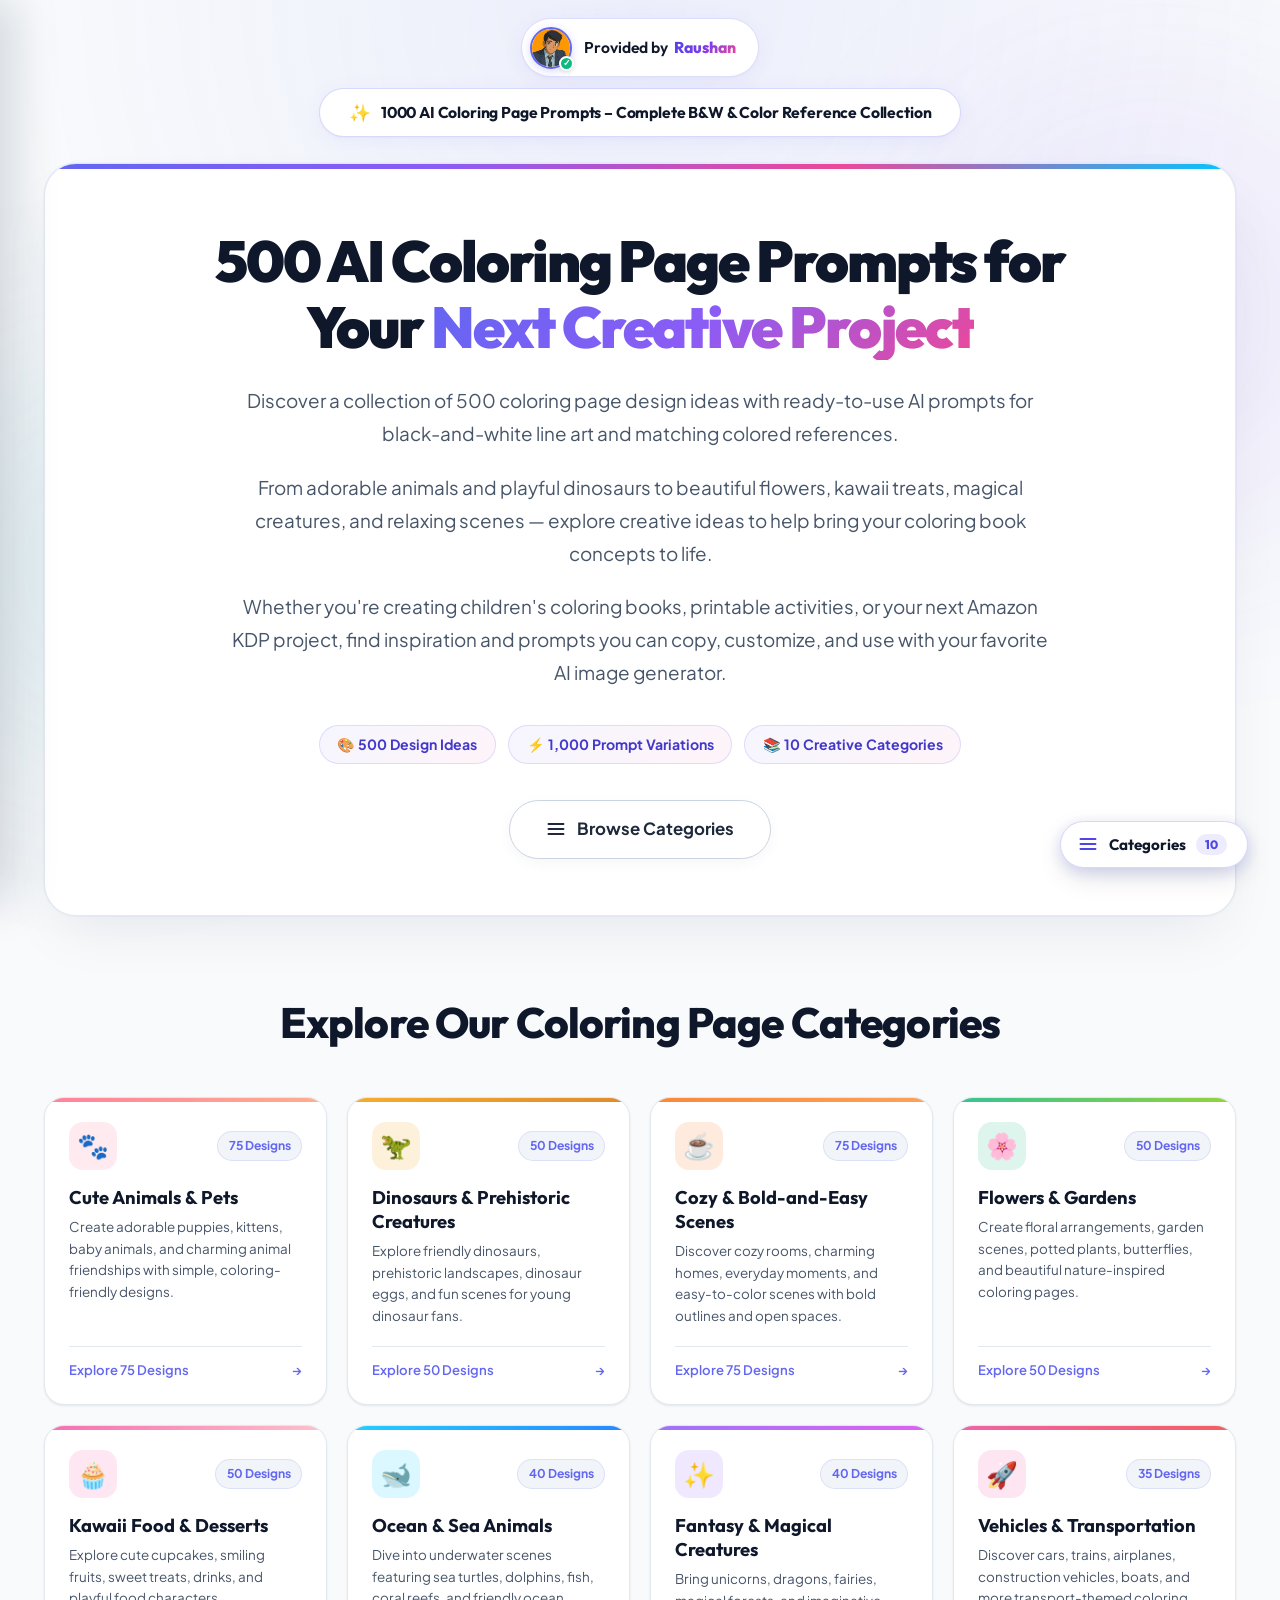
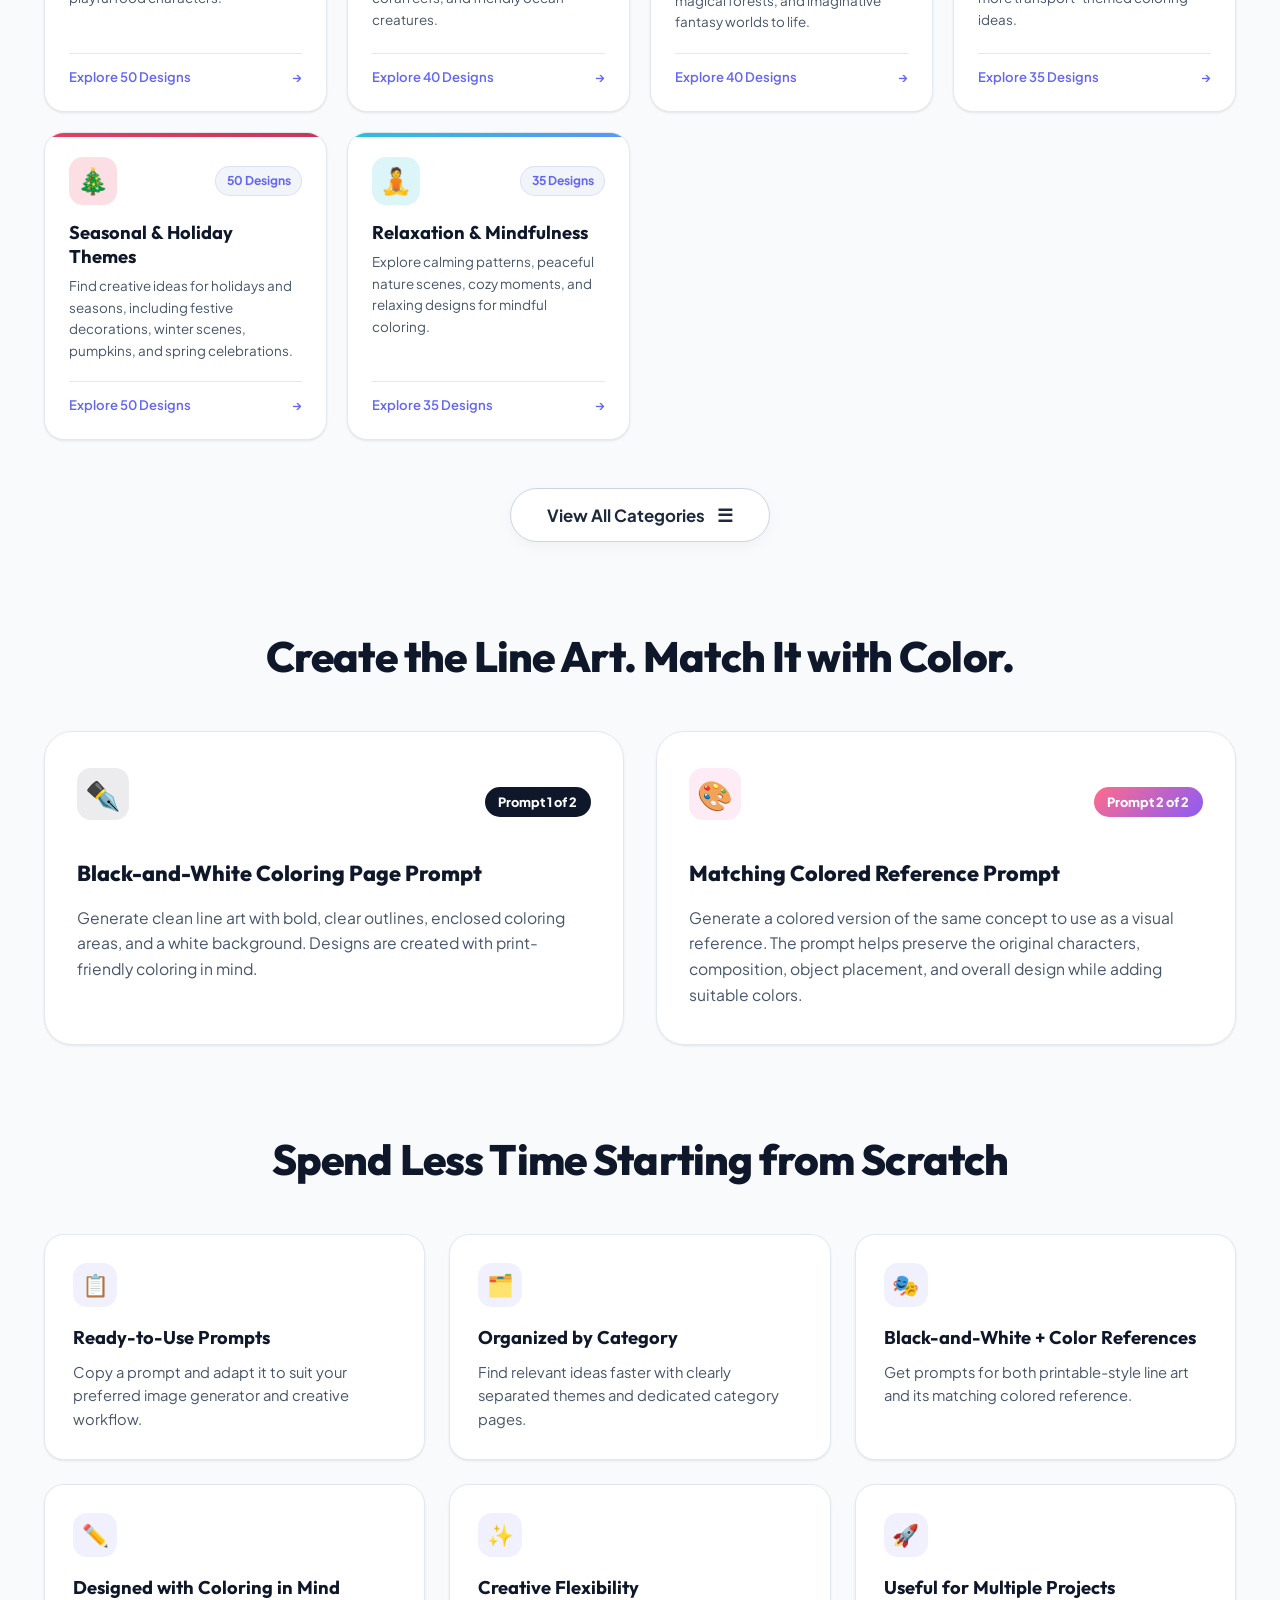
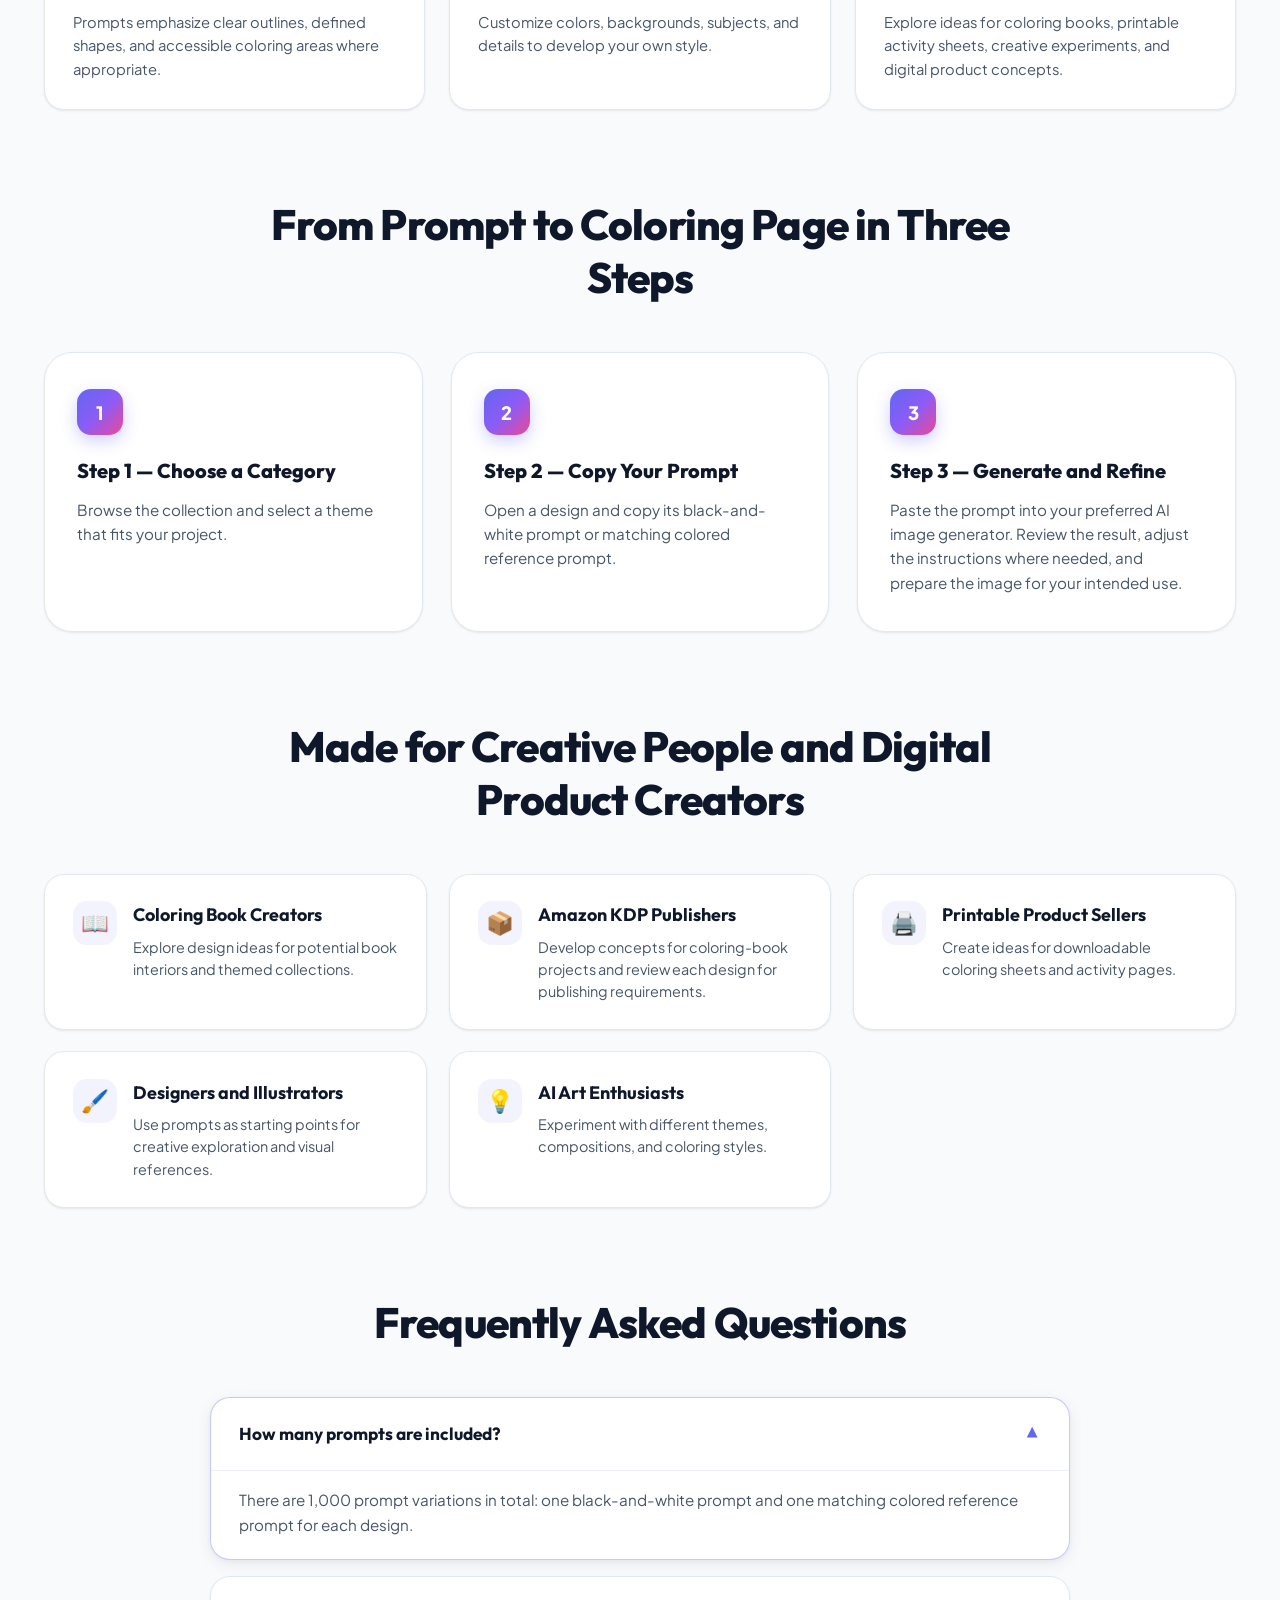
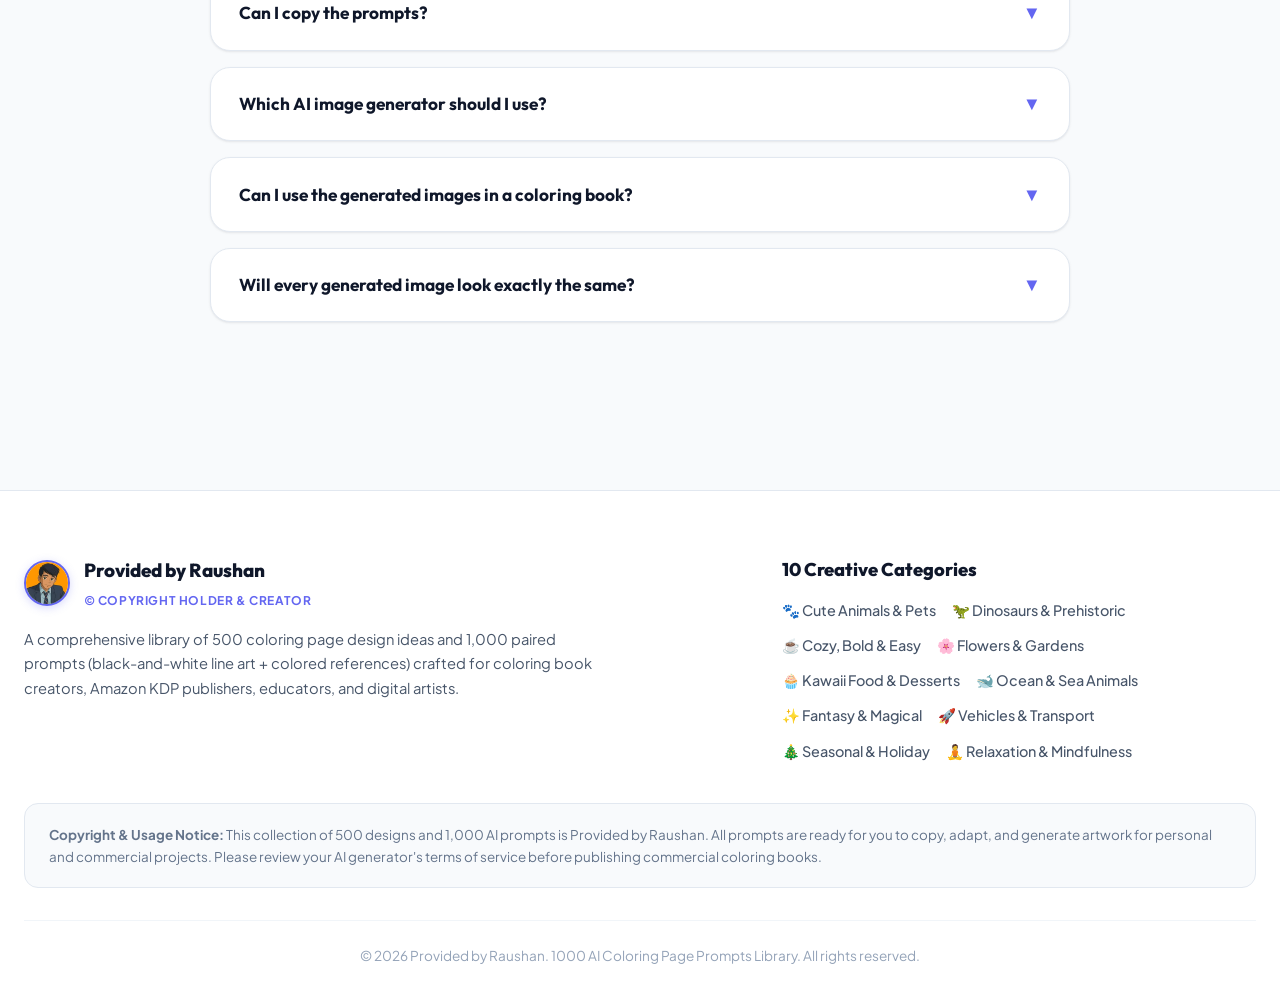
<file: index.html>
<!DOCTYPE html>
<html lang="en">

<head>
  <meta charset="UTF-8">
  <meta name="viewport" content="width=device-width, initial-scale=1.0">
  <title>500 AI Coloring Page Prompts for Your Next Creative Project | Complete B&W & Color Reference Collection</title>
  <meta name="description"
    content="Discover a collection of 500 coloring page design ideas with ready-to-use AI prompts for black-and-white line art and matching colored references across 10 creative categories.">
  <meta name="keywords"
    content="500 AI coloring page prompts, coloring book prompts, black and white line art, colored reference prompts, KDP coloring books, Midjourney, DALL-E 3">
  <meta name="author" content="Raushan">

  <!-- Favicon / Logo -->
  <link rel="icon" type="image/jpeg" href="raushan.jpg">
  <link rel="shortcut icon" href="raushan.jpg">
  <link rel="apple-touch-icon" href="raushan.jpg">

  <!-- Open Graph / Meta -->
  <meta property="og:type" content="website">
  <meta property="og:title" content="500 AI Coloring Page Prompts for Your Next Creative Project">
  <meta property="og:description"
    content="500 coloring page design ideas with 1,000 ready-to-use AI prompts for black-and-white line art and matching colored references. Provided by Raushan.">
  <meta property="og:image" content="raushan.jpg">

  <link rel="stylesheet" href="style.css">
</head>

<body>
  <!-- Ambient background glow effects -->
  <div class="ambient-glow"></div>
  <div class="ambient-orb orb-1"></div>
  <div class="ambient-orb orb-2"></div>

  <!-- Top Creator & Copyright Bar -->
  <header class="top-creator-bar">
    <div class="creator-badge-pill" title="Official Collection Provided by Raushan">
      <div class="creator-avatar-wrap">
        <img src="raushan.jpg" alt="Provided by Raushan" class="creator-avatar-img">
        <span class="creator-verified-badge" title="Verified Creator">✓</span>
      </div>
      <div class="creator-details">
        <span class="creator-name-text">Provided by <strong class="creator-highlight">Raushan</strong></span>
      </div>
    </div>
  </header>

  <!-- Top Header Sticker -->
  <div class="top-header-sticker-wrap">
    <div class="top-header-sticker">
      <span class="sticker-sparkle">✨</span>
      <span class="sticker-title">1000 AI Coloring Page Prompts – Complete B&W & Color Reference Collection</span>
    </div>
  </div>

  <!-- Floating Categories Button (Bottom Right) -->
  <button id="sidebar-toggle-btn" class="floating-categories-fab" aria-label="Open All 10 Categories"
    title="Open All 10 Categories">
    <svg width="20" height="20" viewBox="0 0 24 24" fill="none" stroke="currentColor" stroke-width="2.3"
      stroke-linecap="round" stroke-linejoin="round">
      <line x1="3" y1="12" x2="21" y2="12"></line>
      <line x1="3" y1="6" x2="21" y2="6"></line>
      <line x1="3" y1="18" x2="21" y2="18"></line>
    </svg>
    <span class="fab-label">Categories</span>
    <span class="fab-count-badge">10</span>
  </button>

  <!-- Offcanvas Categories Sidebar Drawer -->
  <div id="sidebar-overlay" class="sidebar-overlay" aria-hidden="true"></div>
  <aside id="app-sidebar" class="app-sidebar" aria-label="Categories Navigation">
    <div class="sidebar-header">
      <a href="index.html" class="sidebar-brand">
        <img src="raushan.jpg" alt="Raushan" class="sidebar-brand-avatar">
        <div>
          <h3>1000 AI <span class="brand-badge">Prompts</span></h3>
          <span class="sidebar-author-line">© Provided by Raushan</span>
        </div>
      </a>
      <button id="sidebar-close-btn" class="sidebar-close-btn" aria-label="Close sidebar">✕</button>
    </div>

    <div class="sidebar-body">
      <div class="sidebar-section-header" style="margin-top: 0.25rem;">
        <span class="sidebar-section-title">All 10 Categories</span>
        <span class="sidebar-meta-badge">500 Prompts</span>
      </div>

      <nav class="sidebar-categories-nav">
        <a href="pages/cute-animals-pets.html" class="sidebar-cat-item">
          <div class="sidebar-cat-icon" style="background: rgba(255, 107, 139, 0.12); color: #FF6B8B;">🐾</div>
          <div class="sidebar-cat-info">
            <span class="sidebar-cat-name">Cute Animals & Pets</span>
            <span class="sidebar-cat-sub">75 Designs • 150 Prompts</span>
          </div>
          <span class="sidebar-cat-count">75</span>
        </a>

        <a href="pages/dinosaurs-prehistoric.html" class="sidebar-cat-item">
          <div class="sidebar-cat-icon" style="background: rgba(245, 158, 11, 0.12); color: #F59E0B;">🦖</div>
          <div class="sidebar-cat-info">
            <span class="sidebar-cat-name">Dinosaurs & Prehistoric</span>
            <span class="sidebar-cat-sub">50 Designs • 100 Prompts</span>
          </div>
          <span class="sidebar-cat-count">50</span>
        </a>

        <a href="pages/cozy-bold-easy.html" class="sidebar-cat-item">
          <div class="sidebar-cat-icon" style="background: rgba(249, 115, 22, 0.12); color: #F97316;">☕</div>
          <div class="sidebar-cat-info">
            <span class="sidebar-cat-name">Cozy, Bold & Easy</span>
            <span class="sidebar-cat-sub">75 Designs • 150 Prompts</span>
          </div>
          <span class="sidebar-cat-count">75</span>
        </a>

        <a href="pages/flowers-gardens.html" class="sidebar-cat-item">
          <div class="sidebar-cat-icon" style="background: rgba(16, 185, 129, 0.12); color: #10B981;">🌸</div>
          <div class="sidebar-cat-info">
            <span class="sidebar-cat-name">Flowers & Gardens</span>
            <span class="sidebar-cat-sub">50 Designs • 100 Prompts</span>
          </div>
          <span class="sidebar-cat-count">50</span>
        </a>

        <a href="pages/kawaii-food-desserts.html" class="sidebar-cat-item">
          <div class="sidebar-cat-icon" style="background: rgba(243, 85, 162, 0.12); color: #F355A2;">🧁</div>
          <div class="sidebar-cat-info">
            <span class="sidebar-cat-name">Kawaii Food & Desserts</span>
            <span class="sidebar-cat-sub">50 Designs • 100 Prompts</span>
          </div>
          <span class="sidebar-cat-count">50</span>
        </a>

        <a href="pages/ocean-sea-animals.html" class="sidebar-cat-item">
          <div class="sidebar-cat-icon" style="background: rgba(0, 198, 255, 0.12); color: #0099FF;">🐋</div>
          <div class="sidebar-cat-info">
            <span class="sidebar-cat-name">Ocean & Sea Animals</span>
            <span class="sidebar-cat-sub">40 Designs • 80 Prompts</span>
          </div>
          <span class="sidebar-cat-count">40</span>
        </a>

        <a href="pages/fantasy-magical-creatures.html" class="sidebar-cat-item">
          <div class="sidebar-cat-icon" style="background: rgba(139, 92, 246, 0.12); color: #8B5CF6;">✨</div>
          <div class="sidebar-cat-info">
            <span class="sidebar-cat-name">Fantasy & Magical</span>
            <span class="sidebar-cat-sub">40 Designs • 80 Prompts</span>
          </div>
          <span class="sidebar-cat-count">40</span>
        </a>

        <a href="pages/vehicles-transportation.html" class="sidebar-cat-item">
          <div class="sidebar-cat-icon" style="background: rgba(236, 72, 153, 0.12); color: #EC4899;">🚀</div>
          <div class="sidebar-cat-info">
            <span class="sidebar-cat-name">Vehicles & Transport</span>
            <span class="sidebar-cat-sub">35 Designs • 70 Prompts</span>
          </div>
          <span class="sidebar-cat-count">35</span>
        </a>

        <a href="pages/seasonal-holiday.html" class="sidebar-cat-item">
          <div class="sidebar-cat-icon" style="background: rgba(225, 29, 72, 0.12); color: #E11D48;">🎄</div>
          <div class="sidebar-cat-info">
            <span class="sidebar-cat-name">Seasonal & Holiday</span>
            <span class="sidebar-cat-sub">50 Designs • 100 Prompts</span>
          </div>
          <span class="sidebar-cat-count">50</span>
        </a>

        <a href="pages/relaxation-mindfulness.html" class="sidebar-cat-item">
          <div class="sidebar-cat-icon" style="background: rgba(6, 182, 212, 0.12); color: #06B6D4;">🧘</div>
          <div class="sidebar-cat-info">
            <span class="sidebar-cat-name">Relaxation & Mindfulness</span>
            <span class="sidebar-cat-sub">35 Designs • 70 Prompts</span>
          </div>
          <span class="sidebar-cat-count">35</span>
        </a>
      </nav>
    </div>

    <div class="sidebar-footer">
      <div style="font-size: 0.8rem; color: var(--text-muted); font-weight: 500;">
        © 2026 Provided by Raushan • Light Edition
      </div>
    </div>
  </aside>

  <!-- Main Homepage Content Container -->
  <main class="home-page-container">

    <!-- ====================================================================
         1. Hero Section
         ==================================================================== -->
    <section class="home-hero-full">

      <h1 class="hero-title-main">
        500 AI Coloring Page Prompts for Your <span class="text-gradient">Next Creative Project</span>
      </h1>

      <p class="hero-body-text">
        Discover a collection of 500 coloring page design ideas with ready-to-use AI prompts for black-and-white line
        art and matching colored references.
      </p>

      <p class="hero-body-text">
        From adorable animals and playful dinosaurs to beautiful flowers, kawaii treats, magical creatures, and relaxing
        scenes — explore creative ideas to help bring your coloring book concepts to life.
      </p>

      <p class="hero-body-text">
        Whether you're creating children's coloring books, printable activities, or your next Amazon KDP project, find
        inspiration and prompts you can copy, customize, and use with your favorite AI image generator.
      </p>

      <!-- Highlights Bar -->
      <div class="hero-highlights-bar">
        <span class="hero-highlight-pill">🎨 500 Design Ideas</span>
        <span class="hero-highlight-pill">⚡ 1,000 Prompt Variations</span>
        <span class="hero-highlight-pill">📚 10 Creative Categories</span>
      </div>

      <!-- Hero Buttons -->
      <div class="home-cta-actions">


        <a href="#categories-section" class="btn btn-secondary btn-hero-cta" title="Browse Categories">
          <svg width="20" height="20" viewBox="0 0 24 24" fill="none" stroke="currentColor" stroke-width="2.3"
            stroke-linecap="round" stroke-linejoin="round">
            <line x1="3" y1="12" x2="21" y2="12"></line>
            <line x1="3" y1="6" x2="21" y2="6"></line>
            <line x1="3" y1="18" x2="21" y2="18"></line>
          </svg>
          <span>Browse Categories</span>
        </a>
      </div>
    </section>

    <!-- ====================================================================
         2. Explore Our Coloring Page Categories
         ==================================================================== -->
    <section class="home-section" id="categories-section">
      <div class="home-section-header">
        <h2 class="home-section-title">Explore Our Coloring Page Categories</h2>
      </div>

      <div class="category-grid">
        <!-- 1. Cute Animals -->
        <a href="pages/cute-animals-pets.html" class="category-card"
          style="--cat-gradient: linear-gradient(135deg, #FF6B8B, #FFA07A); --cat-bg: rgba(255, 107, 139, 0.14);">
          <div class="cat-header">
            <div class="cat-icon-wrap">🐾</div>
            <span class="cat-design-badge">75 Designs</span>
          </div>
          <h3 class="cat-name">Cute Animals & Pets</h3>
          <p class="cat-tagline">Create adorable puppies, kittens, baby animals, and charming animal friendships with
            simple, coloring-friendly designs.</p>
          <div class="cat-footer">
            <span>Explore 75 Designs</span>
            <span class="cat-arrow">→</span>
          </div>
        </a>

        <!-- 2. Dinosaurs -->
        <a href="pages/dinosaurs-prehistoric.html" class="category-card"
          style="--cat-gradient: linear-gradient(135deg, #F59E0B, #D97706); --cat-bg: rgba(245, 158, 11, 0.14);">
          <div class="cat-header">
            <div class="cat-icon-wrap">🦖</div>
            <span class="cat-design-badge">50 Designs</span>
          </div>
          <h3 class="cat-name">Dinosaurs & Prehistoric Creatures</h3>
          <p class="cat-tagline">Explore friendly dinosaurs, prehistoric landscapes, dinosaur eggs, and fun scenes for
            young dinosaur fans.</p>
          <div class="cat-footer">
            <span>Explore 50 Designs</span>
            <span class="cat-arrow">→</span>
          </div>
        </a>

        <!-- 3. Cozy & Bold -->
        <a href="pages/cozy-bold-easy.html" class="category-card"
          style="--cat-gradient: linear-gradient(135deg, #F97316, #FB923C); --cat-bg: rgba(249, 115, 22, 0.14);">
          <div class="cat-header">
            <div class="cat-icon-wrap">☕</div>
            <span class="cat-design-badge">75 Designs</span>
          </div>
          <h3 class="cat-name">Cozy & Bold-and-Easy Scenes</h3>
          <p class="cat-tagline">Discover cozy rooms, charming homes, everyday moments, and easy-to-color scenes with
            bold outlines and open spaces.</p>
          <div class="cat-footer">
            <span>Explore 75 Designs</span>
            <span class="cat-arrow">→</span>
          </div>
        </a>

        <!-- 4. Flowers & Gardens -->
        <a href="pages/flowers-gardens.html" class="category-card"
          style="--cat-gradient: linear-gradient(135deg, #10B981, #84CC16); --cat-bg: rgba(16, 185, 129, 0.14);">
          <div class="cat-header">
            <div class="cat-icon-wrap">🌸</div>
            <span class="cat-design-badge">50 Designs</span>
          </div>
          <h3 class="cat-name">Flowers & Gardens</h3>
          <p class="cat-tagline">Create floral arrangements, garden scenes, potted plants, butterflies, and beautiful
            nature-inspired coloring pages.</p>
          <div class="cat-footer">
            <span>Explore 50 Designs</span>
            <span class="cat-arrow">→</span>
          </div>
        </a>

        <!-- 5. Kawaii Food -->
        <a href="pages/kawaii-food-desserts.html" class="category-card"
          style="--cat-gradient: linear-gradient(135deg, #F355A2, #FFB6C1); --cat-bg: rgba(243, 85, 162, 0.14);">
          <div class="cat-header">
            <div class="cat-icon-wrap">🧁</div>
            <span class="cat-design-badge">50 Designs</span>
          </div>
          <h3 class="cat-name">Kawaii Food & Desserts</h3>
          <p class="cat-tagline">Explore cute cupcakes, smiling fruits, sweet treats, drinks, and playful food
            characters.</p>
          <div class="cat-footer">
            <span>Explore 50 Designs</span>
            <span class="cat-arrow">→</span>
          </div>
        </a>

        <!-- 6. Ocean Animals -->
        <a href="pages/ocean-sea-animals.html" class="category-card"
          style="--cat-gradient: linear-gradient(135deg, #00C6FF, #0072FF); --cat-bg: rgba(0, 198, 255, 0.14);">
          <div class="cat-header">
            <div class="cat-icon-wrap">🐋</div>
            <span class="cat-design-badge">40 Designs</span>
          </div>
          <h3 class="cat-name">Ocean & Sea Animals</h3>
          <p class="cat-tagline">Dive into underwater scenes featuring sea turtles, dolphins, fish, coral reefs, and
            friendly ocean creatures.</p>
          <div class="cat-footer">
            <span>Explore 40 Designs</span>
            <span class="cat-arrow">→</span>
          </div>
        </a>

        <!-- 7. Fantasy & Magic -->
        <a href="pages/fantasy-magical-creatures.html" class="category-card"
          style="--cat-gradient: linear-gradient(135deg, #8B5CF6, #D946EF); --cat-bg: rgba(139, 92, 246, 0.14);">
          <div class="cat-header">
            <div class="cat-icon-wrap">✨</div>
            <span class="cat-design-badge">40 Designs</span>
          </div>
          <h3 class="cat-name">Fantasy & Magical Creatures</h3>
          <p class="cat-tagline">Bring unicorns, dragons, fairies, magical forests, and imaginative fantasy worlds to
            life.</p>
          <div class="cat-footer">
            <span>Explore 40 Designs</span>
            <span class="cat-arrow">→</span>
          </div>
        </a>

        <!-- 8. Vehicles -->
        <a href="pages/vehicles-transportation.html" class="category-card"
          style="--cat-gradient: linear-gradient(135deg, #EC4899, #EF4444); --cat-bg: rgba(236, 72, 153, 0.14);">
          <div class="cat-header">
            <div class="cat-icon-wrap">🚀</div>
            <span class="cat-design-badge">35 Designs</span>
          </div>
          <h3 class="cat-name">Vehicles & Transportation</h3>
          <p class="cat-tagline">Discover cars, trains, airplanes, construction vehicles, boats, and more
            transport-themed coloring ideas.</p>
          <div class="cat-footer">
            <span>Explore 35 Designs</span>
            <span class="cat-arrow">→</span>
          </div>
        </a>

        <!-- 9. Seasonal & Holiday -->
        <a href="pages/seasonal-holiday.html" class="category-card"
          style="--cat-gradient: linear-gradient(135deg, #E11D48, #BE123C); --cat-bg: rgba(225, 29, 72, 0.14);">
          <div class="cat-header">
            <div class="cat-icon-wrap">🎄</div>
            <span class="cat-design-badge">50 Designs</span>
          </div>
          <h3 class="cat-name">Seasonal & Holiday Themes</h3>
          <p class="cat-tagline">Find creative ideas for holidays and seasons, including festive decorations, winter
            scenes, pumpkins, and spring celebrations.</p>
          <div class="cat-footer">
            <span>Explore 50 Designs</span>
            <span class="cat-arrow">→</span>
          </div>
        </a>

        <!-- 10. Relaxation & Mindfulness -->
        <a href="pages/relaxation-mindfulness.html" class="category-card"
          style="--cat-gradient: linear-gradient(135deg, #06B6D4, #3B82F6); --cat-bg: rgba(6, 182, 212, 0.14);">
          <div class="cat-header">
            <div class="cat-icon-wrap">🧘</div>
            <span class="cat-design-badge">35 Designs</span>
          </div>
          <h3 class="cat-name">Relaxation & Mindfulness</h3>
          <p class="cat-tagline">Explore calming patterns, peaceful nature scenes, cozy moments, and relaxing designs
            for mindful coloring.</p>
          <div class="cat-footer">
            <span>Explore 35 Designs</span>
            <span class="cat-arrow">→</span>
          </div>
        </a>
      </div>

      <div style="text-align: center; margin-top: 3rem;">
        <button class="btn btn-secondary btn-hero-cta" onclick="document.getElementById('sidebar-toggle-btn').click();"
          title="View All 10 Categories in Drawer">
          <span>View All Categories</span>
          <span style="font-size: 1.1rem;">☰</span>
        </button>
      </div>
    </section>

    <!-- ====================================================================
         3. Two Prompts for Every Design
         ==================================================================== -->
    <section class="home-section" id="two-prompts-section">
      <div class="home-section-header">
        <h2 class="home-section-title">Create the Line Art. Match It with Color.</h2>
      </div>

      <div class="dual-prompts-grid">
        <!-- B&W Card -->
        <div class="dual-prompt-card">
          <div class="dual-card-header">
            <div class="dual-card-icon" style="background: rgba(15, 23, 42, 0.08); color: #0F172A;">✒️</div>
            <span class="dual-card-badge badge-bw">Prompt 1 of 2</span>
          </div>
          <h3 class="dual-card-title">Black-and-White Coloring Page Prompt</h3>
          <p class="dual-card-desc">
            Generate clean line art with bold, clear outlines, enclosed coloring areas, and a white background. Designs
            are created with print-friendly coloring in mind.
          </p>
        </div>

        <!-- Color Reference Card -->
        <div class="dual-prompt-card">
          <div class="dual-card-header">
            <div class="dual-card-icon" style="background: rgba(236, 72, 153, 0.1); color: #EC4899;">🎨</div>
            <span class="dual-card-badge badge-color">Prompt 2 of 2</span>
          </div>
          <h3 class="dual-card-title">Matching Colored Reference Prompt</h3>
          <p class="dual-card-desc">
            Generate a colored version of the same concept to use as a visual reference. The prompt helps preserve the
            original characters, composition, object placement, and overall design while adding suitable colors.
          </p>
        </div>
      </div>
    </section>

    <!-- ====================================================================
         4. Why Use Our Prompt Collection?
         ==================================================================== -->
    <section class="home-section" id="why-us-section">
      <div class="home-section-header">
        <h2 class="home-section-title">Spend Less Time Starting from Scratch</h2>
      </div>

      <div class="benefits-grid">
        <div class="benefit-card">
          <div class="benefit-icon">📋</div>
          <h3 class="benefit-title">Ready-to-Use Prompts</h3>
          <p class="benefit-desc">Copy a prompt and adapt it to suit your preferred image generator and creative
            workflow.</p>
        </div>

        <div class="benefit-card">
          <div class="benefit-icon">🗂️</div>
          <h3 class="benefit-title">Organized by Category</h3>
          <p class="benefit-desc">Find relevant ideas faster with clearly separated themes and dedicated category pages.
          </p>
        </div>

        <div class="benefit-card">
          <div class="benefit-icon">🎭</div>
          <h3 class="benefit-title">Black-and-White + Color References</h3>
          <p class="benefit-desc">Get prompts for both printable-style line art and its matching colored reference.</p>
        </div>

        <div class="benefit-card">
          <div class="benefit-icon">✏️</div>
          <h3 class="benefit-title">Designed with Coloring in Mind</h3>
          <p class="benefit-desc">Prompts emphasize clear outlines, defined shapes, and accessible coloring areas where
            appropriate.</p>
        </div>

        <div class="benefit-card">
          <div class="benefit-icon">✨</div>
          <h3 class="benefit-title">Creative Flexibility</h3>
          <p class="benefit-desc">Customize colors, backgrounds, subjects, and details to develop your own style.</p>
        </div>

        <div class="benefit-card">
          <div class="benefit-icon">🚀</div>
          <h3 class="benefit-title">Useful for Multiple Projects</h3>
          <p class="benefit-desc">Explore ideas for coloring books, printable activity sheets, creative experiments, and
            digital product concepts.</p>
        </div>
      </div>
    </section>

    <!-- ====================================================================
         5. How It Works
         ==================================================================== -->
    <section class="home-section" id="how-it-works-section">
      <div class="home-section-header">
        <h2 class="home-section-title">From Prompt to Coloring Page in Three Steps</h2>
      </div>

      <div class="steps-grid">
        <div class="step-card">
          <div class="step-number-badge">1</div>
          <h3 class="step-title">Step 1 — Choose a Category</h3>
          <p class="step-desc">Browse the collection and select a theme that fits your project.</p>
        </div>

        <div class="step-card">
          <div class="step-number-badge">2</div>
          <h3 class="step-title">Step 2 — Copy Your Prompt</h3>
          <p class="step-desc">Open a design and copy its black-and-white prompt or matching colored reference prompt.
          </p>
        </div>

        <div class="step-card">
          <div class="step-number-badge">3</div>
          <h3 class="step-title">Step 3 — Generate and Refine</h3>
          <p class="step-desc">Paste the prompt into your preferred AI image generator. Review the result, adjust the
            instructions where needed, and prepare the image for your intended use.</p>
        </div>
      </div>
    </section>

    <!-- ====================================================================
         6. Who Is This Collection For?
         ==================================================================== -->
    <section class="home-section" id="audience-section">
      <div class="home-section-header">
        <h2 class="home-section-title">Made for Creative People and Digital Product Creators</h2>
      </div>

      <div class="audience-grid">
        <div class="audience-card">
          <div class="audience-icon">📖</div>
          <div>
            <h3 class="audience-name">Coloring Book Creators</h3>
            <p class="audience-desc">Explore design ideas for potential book interiors and themed collections.</p>
          </div>
        </div>

        <div class="audience-card">
          <div class="audience-icon">📦</div>
          <div>
            <h3 class="audience-name">Amazon KDP Publishers</h3>
            <p class="audience-desc">Develop concepts for coloring-book projects and review each design for publishing
              requirements.</p>
          </div>
        </div>

        <div class="audience-card">
          <div class="audience-icon">🖨️</div>
          <div>
            <h3 class="audience-name">Printable Product Sellers</h3>
            <p class="audience-desc">Create ideas for downloadable coloring sheets and activity pages.</p>
          </div>
        </div>

        <div class="audience-card">
          <div class="audience-icon">🖌️</div>
          <div>
            <h3 class="audience-name">Designers and Illustrators</h3>
            <p class="audience-desc">Use prompts as starting points for creative exploration and visual references.</p>
          </div>
        </div>

        <div class="audience-card">
          <div class="audience-icon">💡</div>
          <div>
            <h3 class="audience-name">AI Art Enthusiasts</h3>
            <p class="audience-desc">Experiment with different themes, compositions, and coloring styles.</p>
          </div>
        </div>
      </div>
    </section>

    <!-- ====================================================================
         7. Frequently Asked Questions
         ==================================================================== -->
    <section class="home-section" id="faq-section">
      <div class="home-section-header">
        <h2 class="home-section-title">Frequently Asked Questions</h2>
      </div>

      <div class="faq-list">
        <details class="faq-item" open>
          <summary class="faq-summary">
            <span>How many prompts are included?</span>
            <span class="faq-chevron">▼</span>
          </summary>
          <div class="faq-answer">
            There are 1,000 prompt variations in total: one black-and-white prompt and one matching colored reference
            prompt for each design.
          </div>
        </details>

        <details class="faq-item">
          <summary class="faq-summary">
            <span>Can I copy the prompts?</span>
            <span class="faq-chevron">▼</span>
          </summary>
          <div class="faq-answer">
            Yes. Each prompt is intended to be easy to select, copy, and customize for your workflow.
          </div>
        </details>

        <details class="faq-item">
          <summary class="faq-summary">
            <span>Which AI image generator should I use?</span>
            <span class="faq-chevron">▼</span>
          </summary>
          <div class="faq-answer">
            You can try the prompts with your preferred AI image-generation tool. Results may differ between platforms.
          </div>
        </details>

        <details class="faq-item">
          <summary class="faq-summary">
            <span>Can I use the generated images in a coloring book?</span>
            <span class="faq-chevron">▼</span>
          </summary>
          <div class="faq-answer">
            That depends on the image generator's terms, the originality of the output, and the rules of your intended
            publishing platform. Review licensing, content policies, and print quality before publishing.
          </div>
        </details>

        <details class="faq-item">
          <summary class="faq-summary">
            <span>Will every generated image look exactly the same?</span>
            <span class="faq-chevron">▼</span>
          </summary>
          <div class="faq-answer">
            No. AI tools can interpret prompts differently. Treat the prompts as creative guidance and refine the
            generated results as needed.
          </div>
        </details>
      </div>
    </section>

  </main>

  <!-- Comprehensive Footer -->
  <footer class="home-full-footer">
    <div class="footer-content-grid">
      <div class="footer-about-col">
        <div class="footer-creator-brand" style="display: flex; align-items: center; gap: 0.85rem; margin-bottom: 1rem;">
          <img src="raushan.jpg" alt="Provided by Raushan" style="width: 46px; height: 46px; border-radius: 50%; object-fit: cover; border: 2px solid #6366F1; box-shadow: 0 2px 8px rgba(99, 102, 241, 0.25);">
          <div>
            <h4 style="margin: 0; font-size: 1.18rem; font-family: var(--font-heading); font-weight: 800; color: var(--text-primary);">Provided by Raushan</h4>
            <span style="font-size: 0.75rem; color: #6366F1; font-weight: 700; text-transform: uppercase; letter-spacing: 0.05em;">© Copyright Holder & Creator</span>
          </div>
        </div>
        <p>A comprehensive library of 500 coloring page design ideas and 1,000 paired prompts (black-and-white line art + colored references) crafted for coloring book creators, Amazon KDP publishers, educators, and digital artists.</p>
      </div>

      <div class="footer-links-col">
        <h4>10 Creative Categories</h4>
        <ul class="footer-quick-links">
          <li><a href="pages/cute-animals-pets.html">🐾 Cute Animals & Pets</a></li>
          <li><a href="pages/dinosaurs-prehistoric.html">🦖 Dinosaurs & Prehistoric</a></li>
          <li><a href="pages/cozy-bold-easy.html">☕ Cozy, Bold & Easy</a></li>
          <li><a href="pages/flowers-gardens.html">🌸 Flowers & Gardens</a></li>
          <li><a href="pages/kawaii-food-desserts.html">🧁 Kawaii Food & Desserts</a></li>
          <li><a href="pages/ocean-sea-animals.html">🐋 Ocean & Sea Animals</a></li>
          <li><a href="pages/fantasy-magical-creatures.html">✨ Fantasy & Magical</a></li>
          <li><a href="pages/vehicles-transportation.html">🚀 Vehicles & Transport</a></li>
          <li><a href="pages/seasonal-holiday.html">🎄 Seasonal & Holiday</a></li>
          <li><a href="pages/relaxation-mindfulness.html">🧘 Relaxation & Mindfulness</a></li>
        </ul>
      </div>
    </div>

    <div class="footer-legal-note-box">
      <strong>Copyright & Usage Notice:</strong> This collection of 500 designs and 1,000 AI prompts is Provided by Raushan. All prompts are ready for you to copy, adapt, and generate artwork for personal and commercial projects. Please review your AI generator's terms of service before publishing commercial coloring books.
    </div>

    <div class="footer-bottom-copy">
      © 2026 Provided by Raushan. 1000 AI Coloring Page Prompts Library. All rights reserved.
    </div>
  </footer>

  <!-- Toast Notification Container -->
  <div id="toast-container" class="toast-container" aria-live="polite"></div>

  <!-- Scripts -->
  <script src="prompts-data.js"></script>
  <script src="script.js"></script>
</body>

</html>
</file>
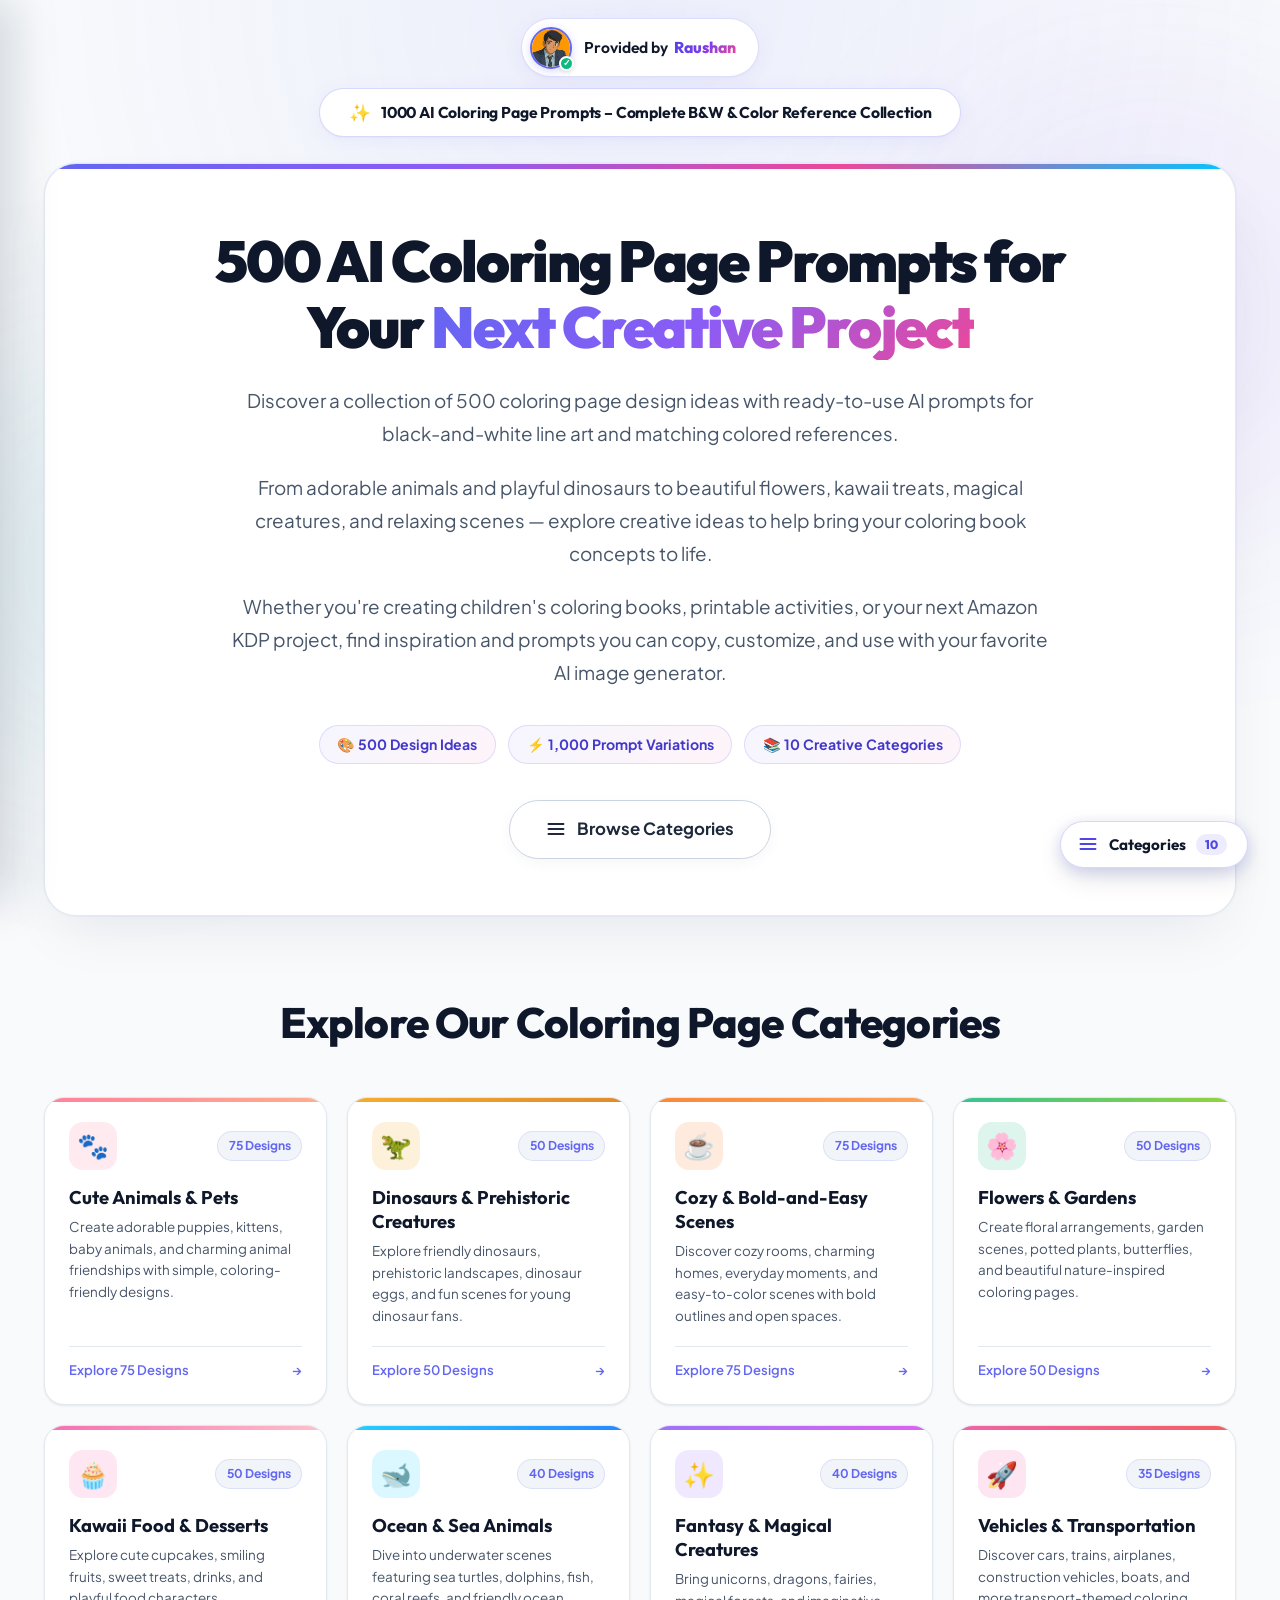
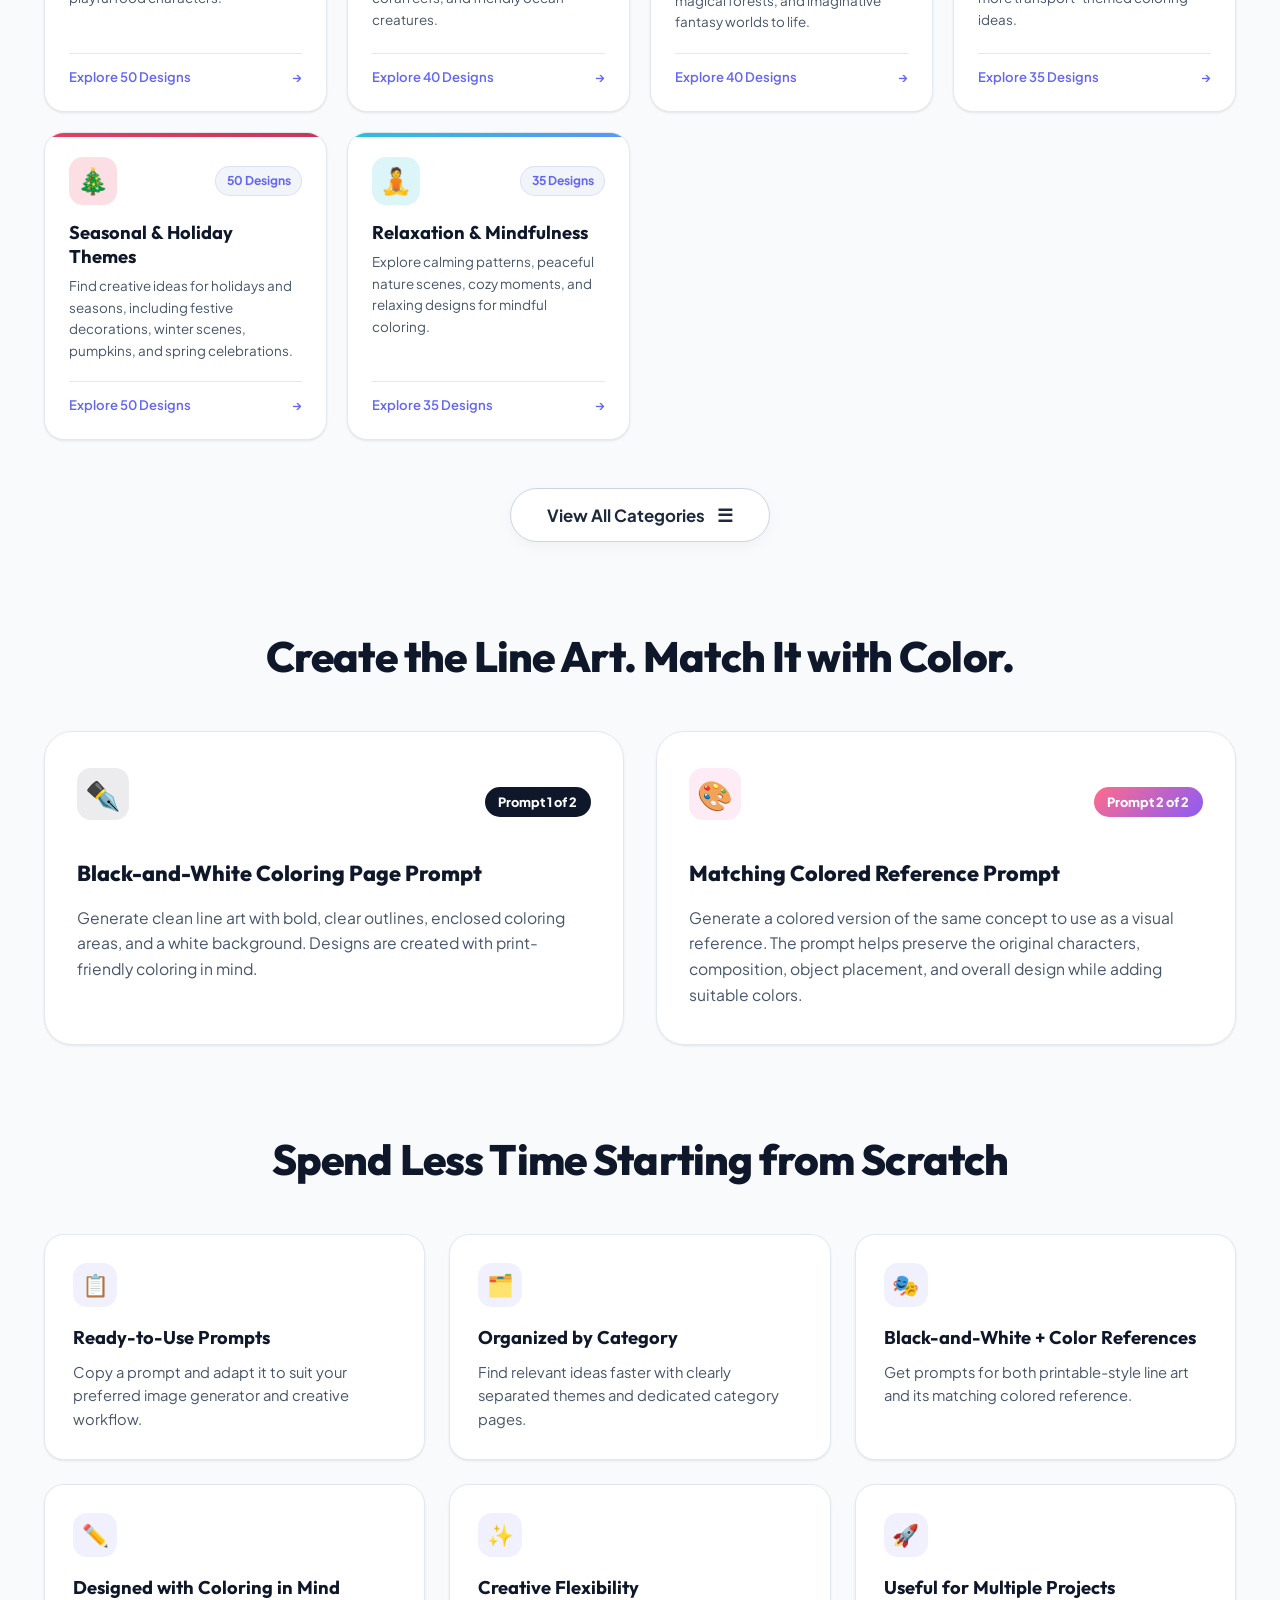
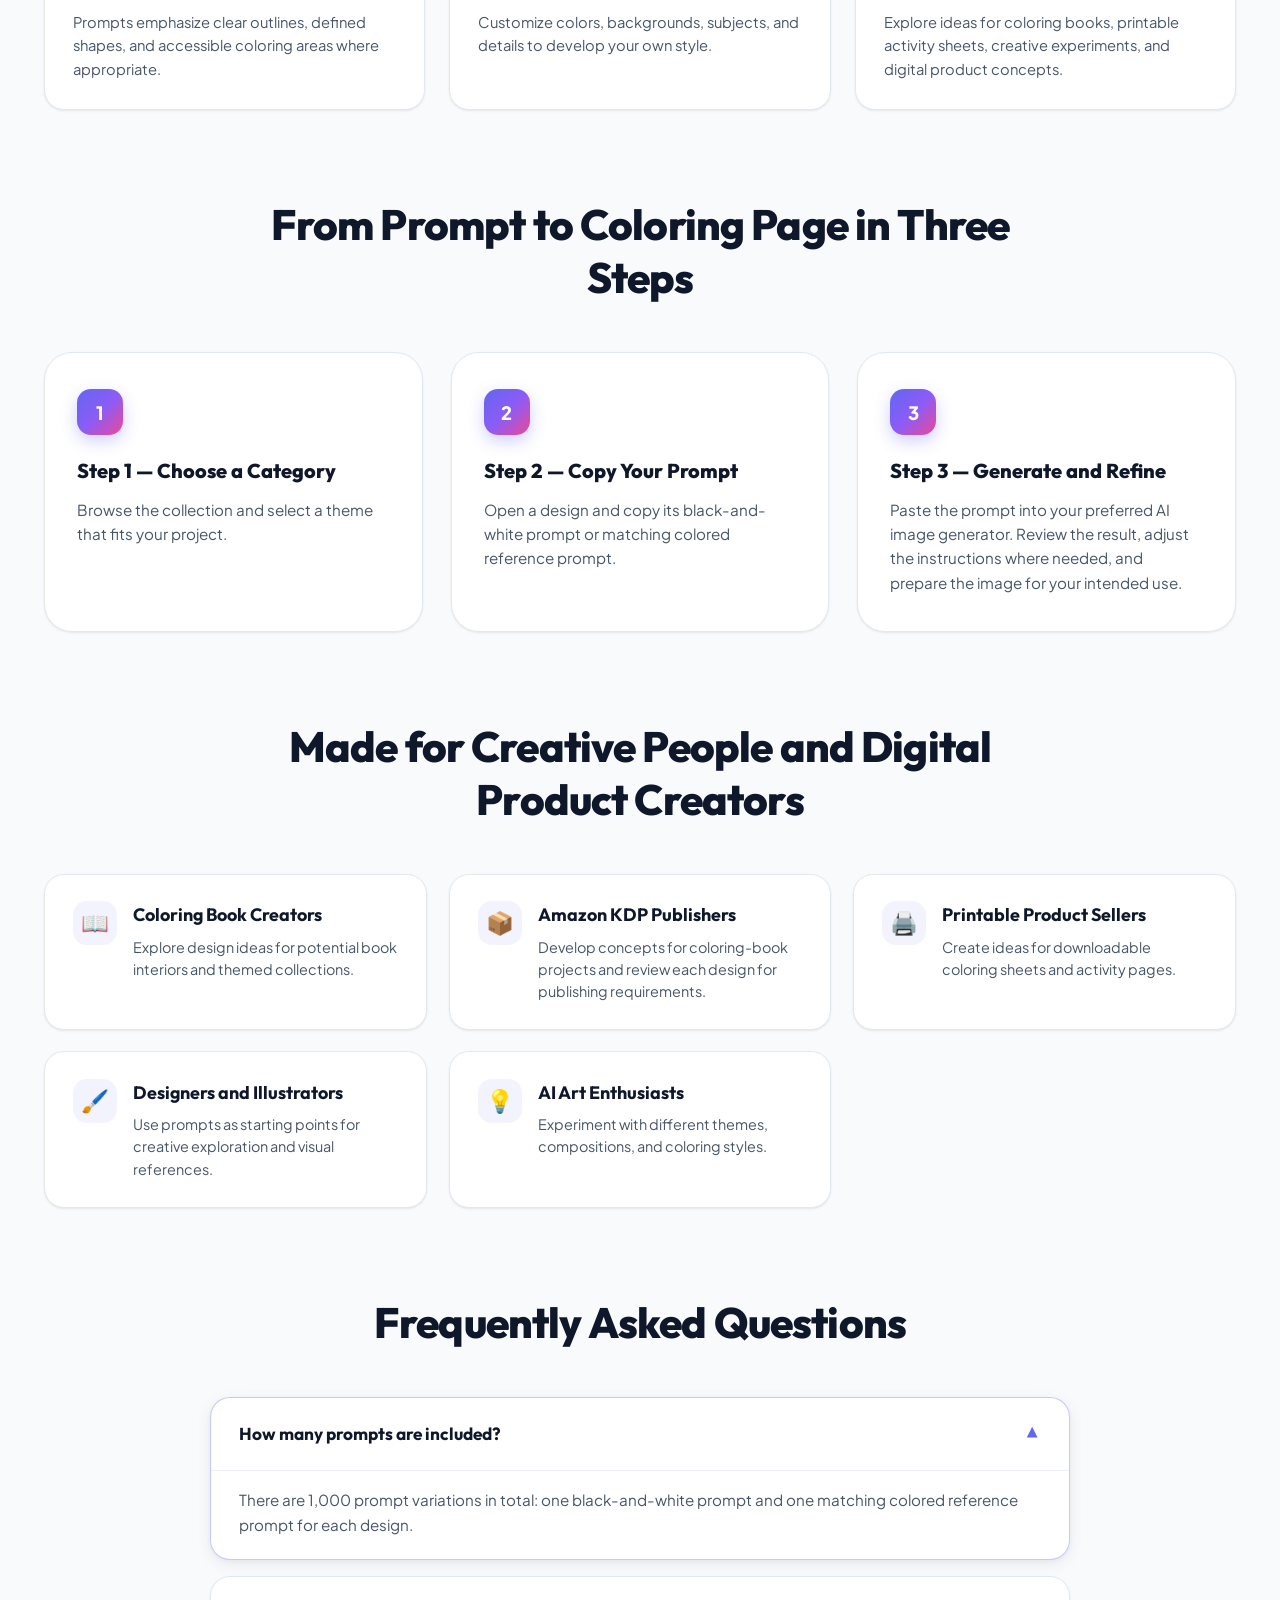
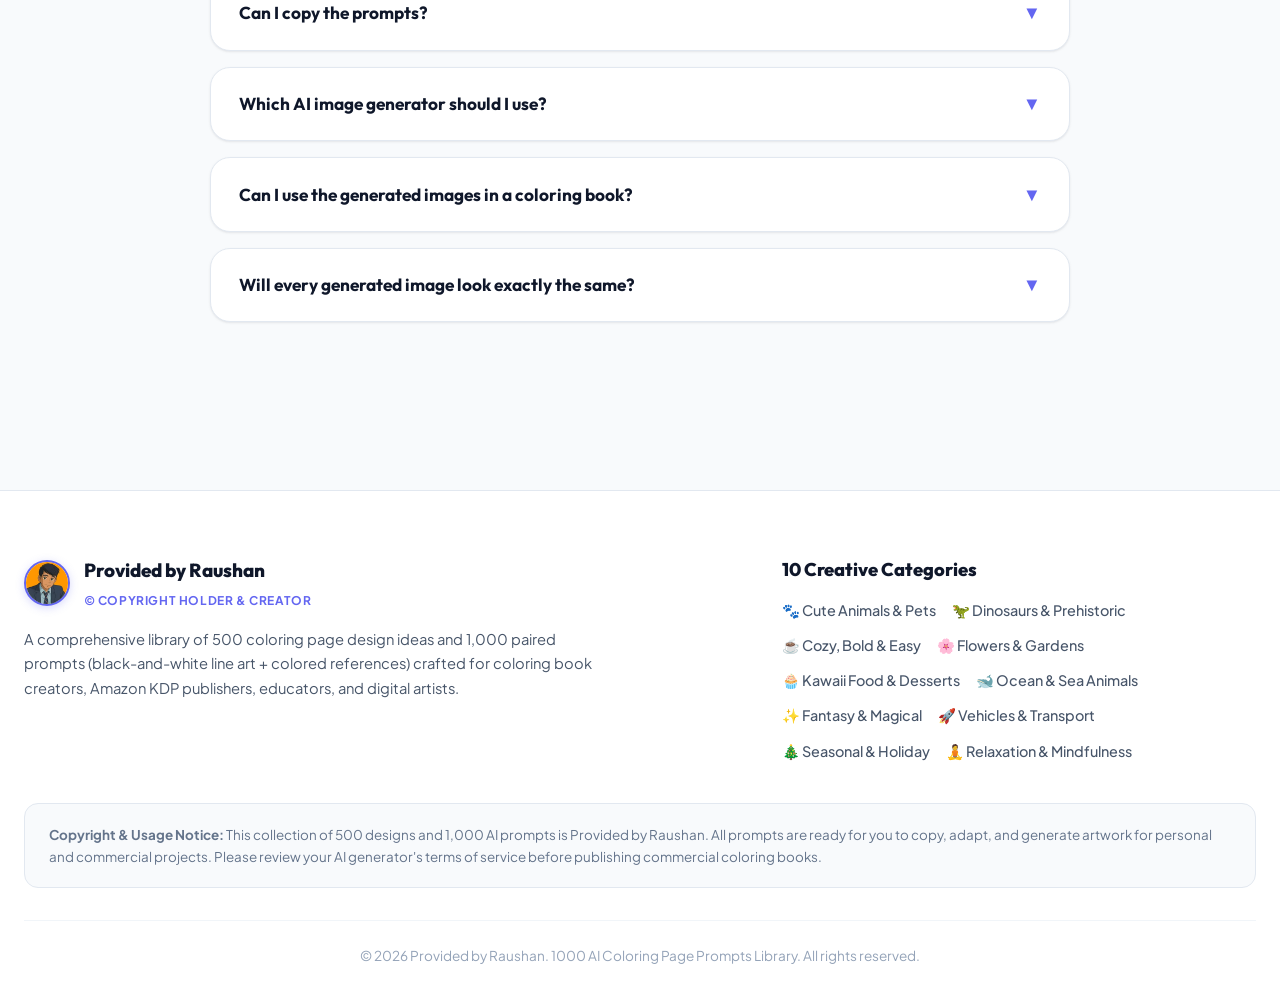
<file: all-prompts.html>
<!DOCTYPE html>
<html lang="en">
<head>
  <meta charset="UTF-8">
  <meta http-equiv="refresh" content="0; url=index.html">
  <title>Redirecting to 1000 AI Coloring Page Prompts...</title>
  <!-- Favicon / Logo -->
  <link rel="icon" type="image/jpeg" href="raushan.jpg">
  <link rel="shortcut icon" href="raushan.jpg">
  <link rel="apple-touch-icon" href="raushan.jpg">
  <script>
    window.location.replace("index.html");
  </script>
</head>
<body style="font-family: sans-serif; display: flex; align-items: center; justify-content: center; height: 100vh; margin: 0; background: #F8FAFC; color: #1E293B;">
  <p>Redirecting to <a href="index.html" style="color: #4F46E5; font-weight: bold;">1000 AI Coloring Page Prompts</a>...</p>
</body>
</html>
</file>
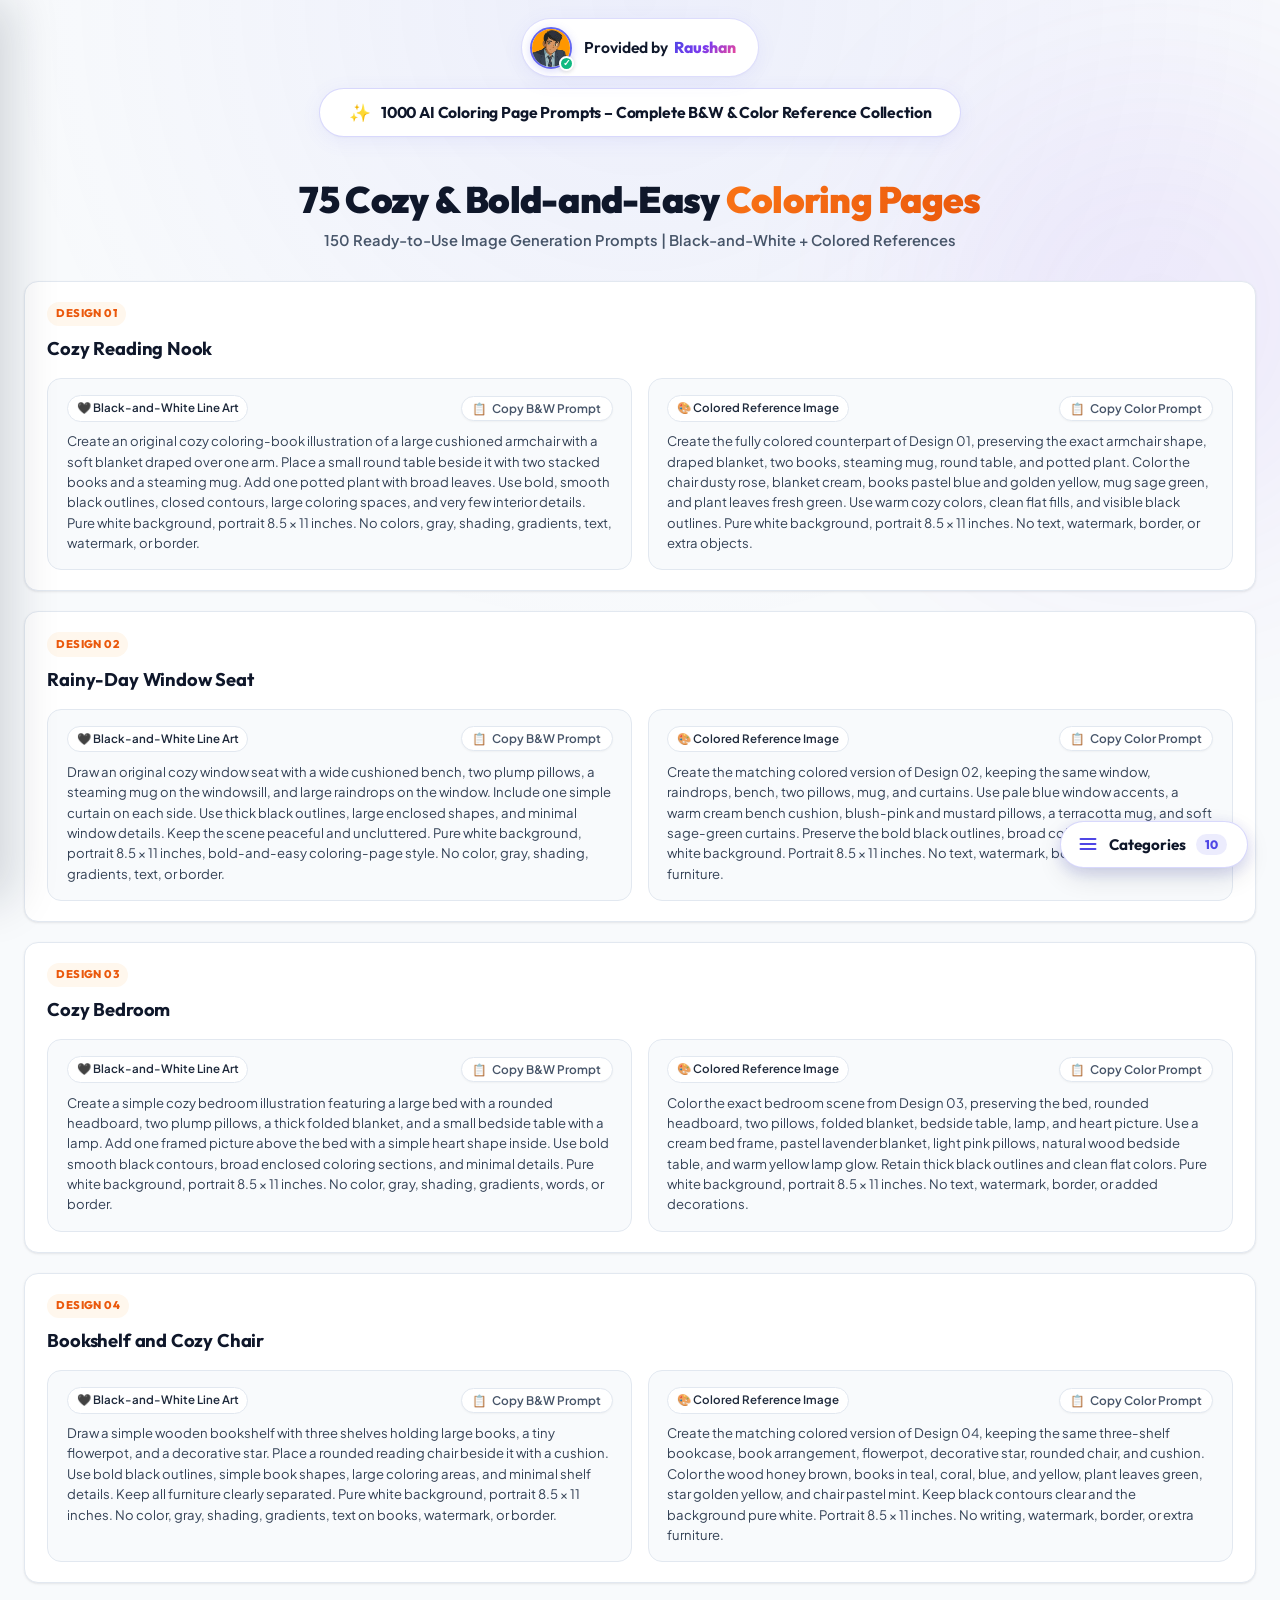
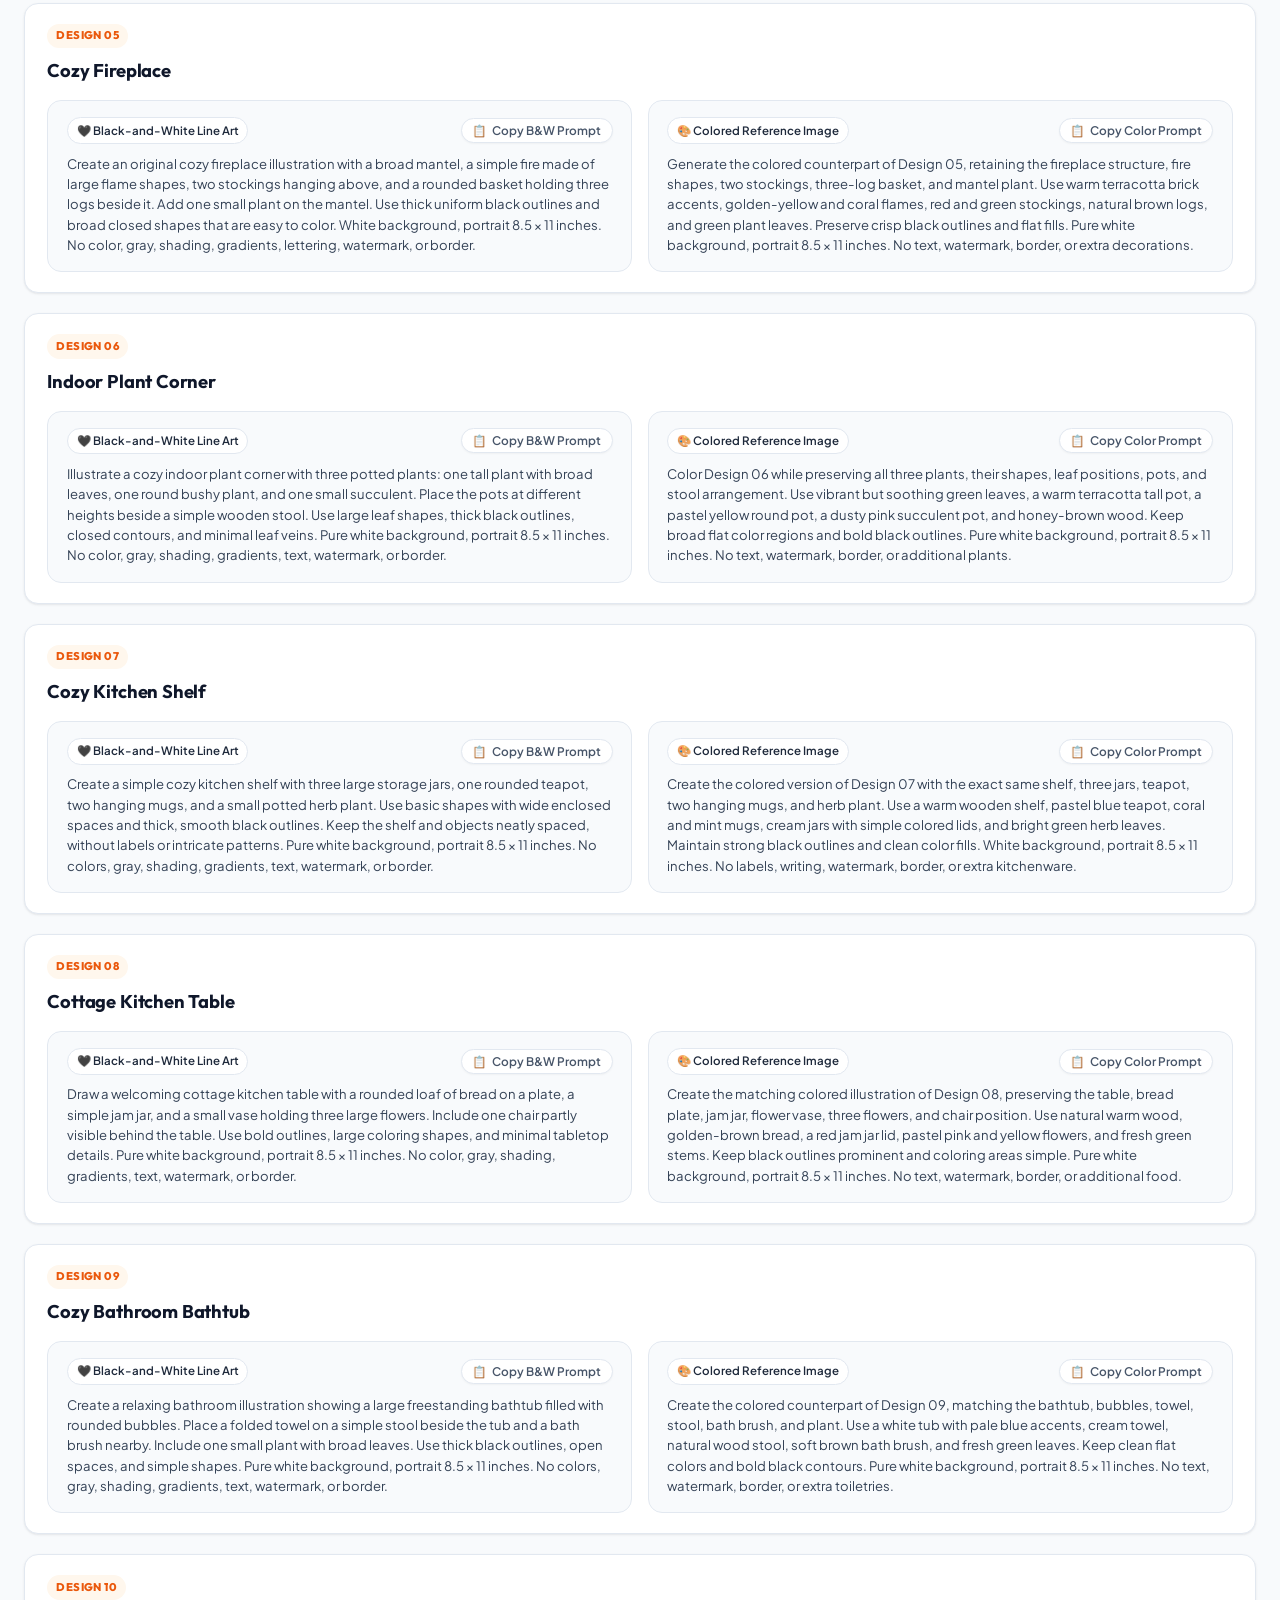
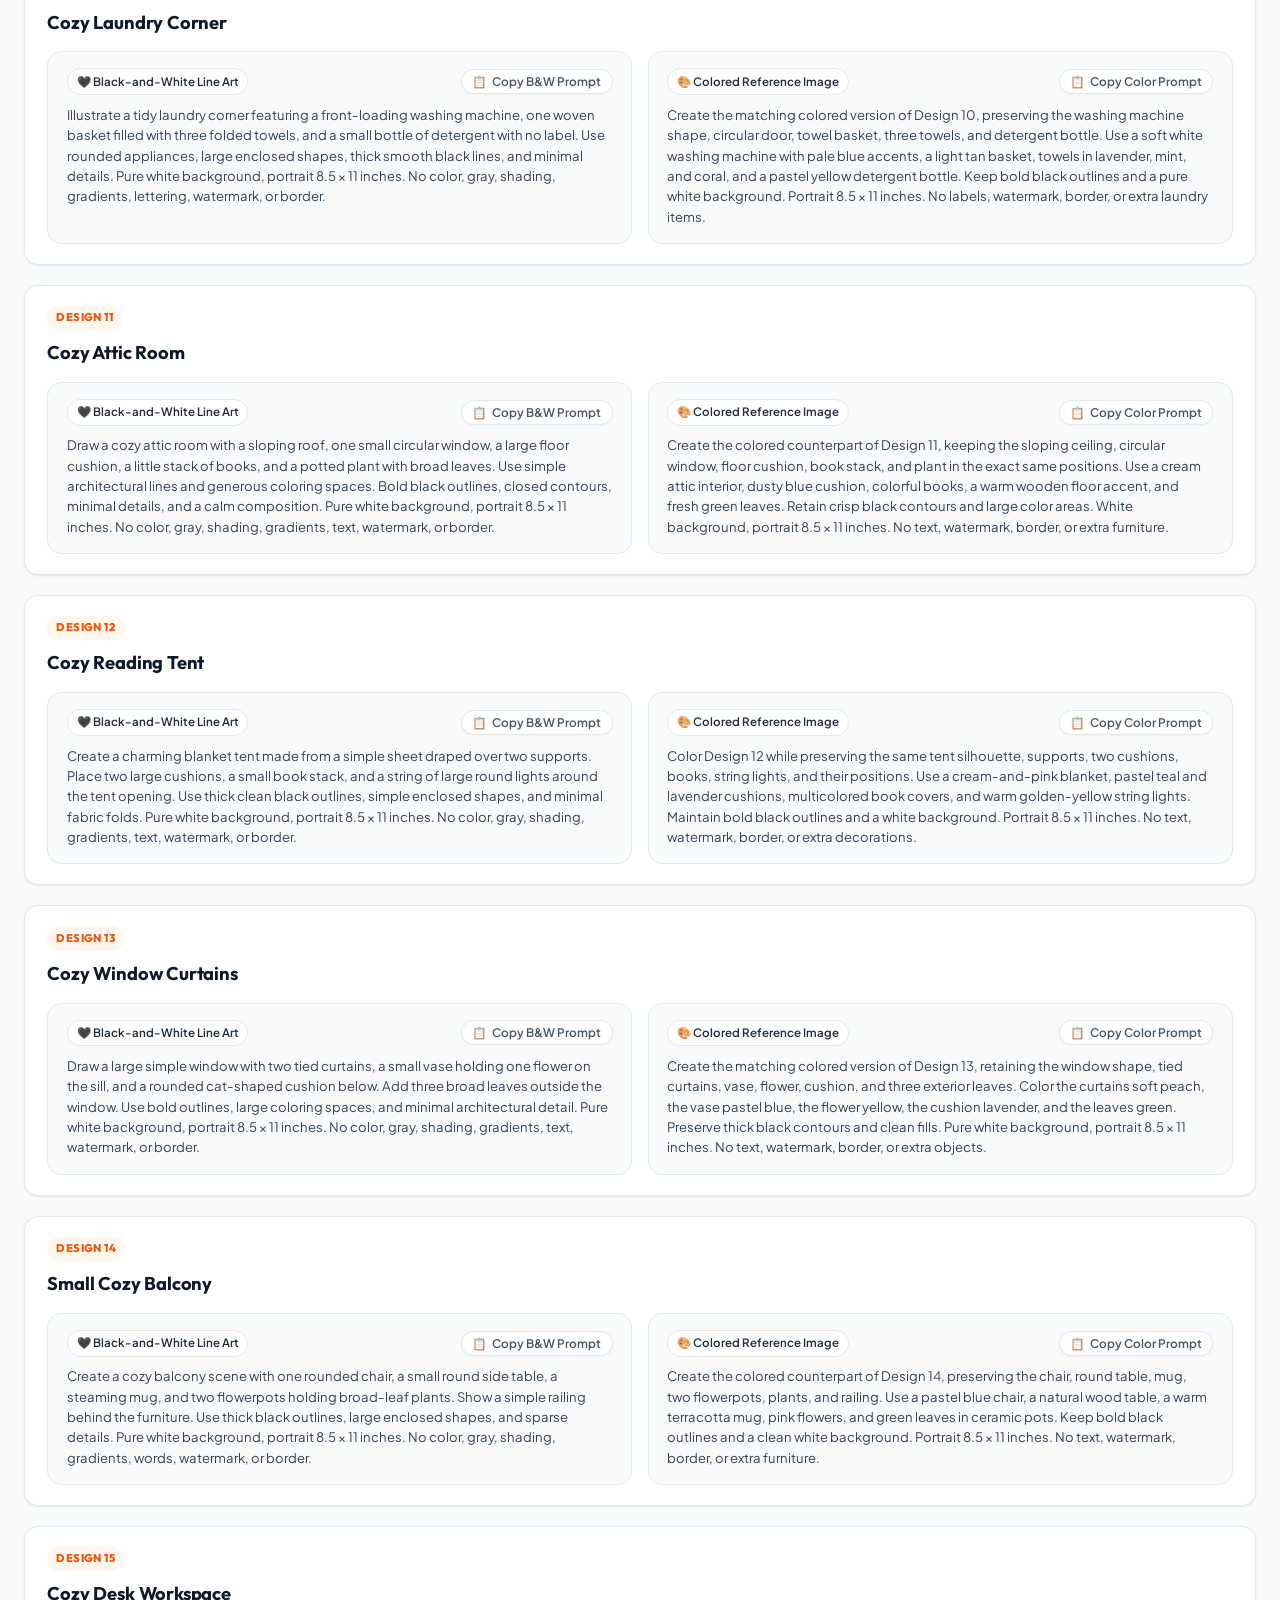
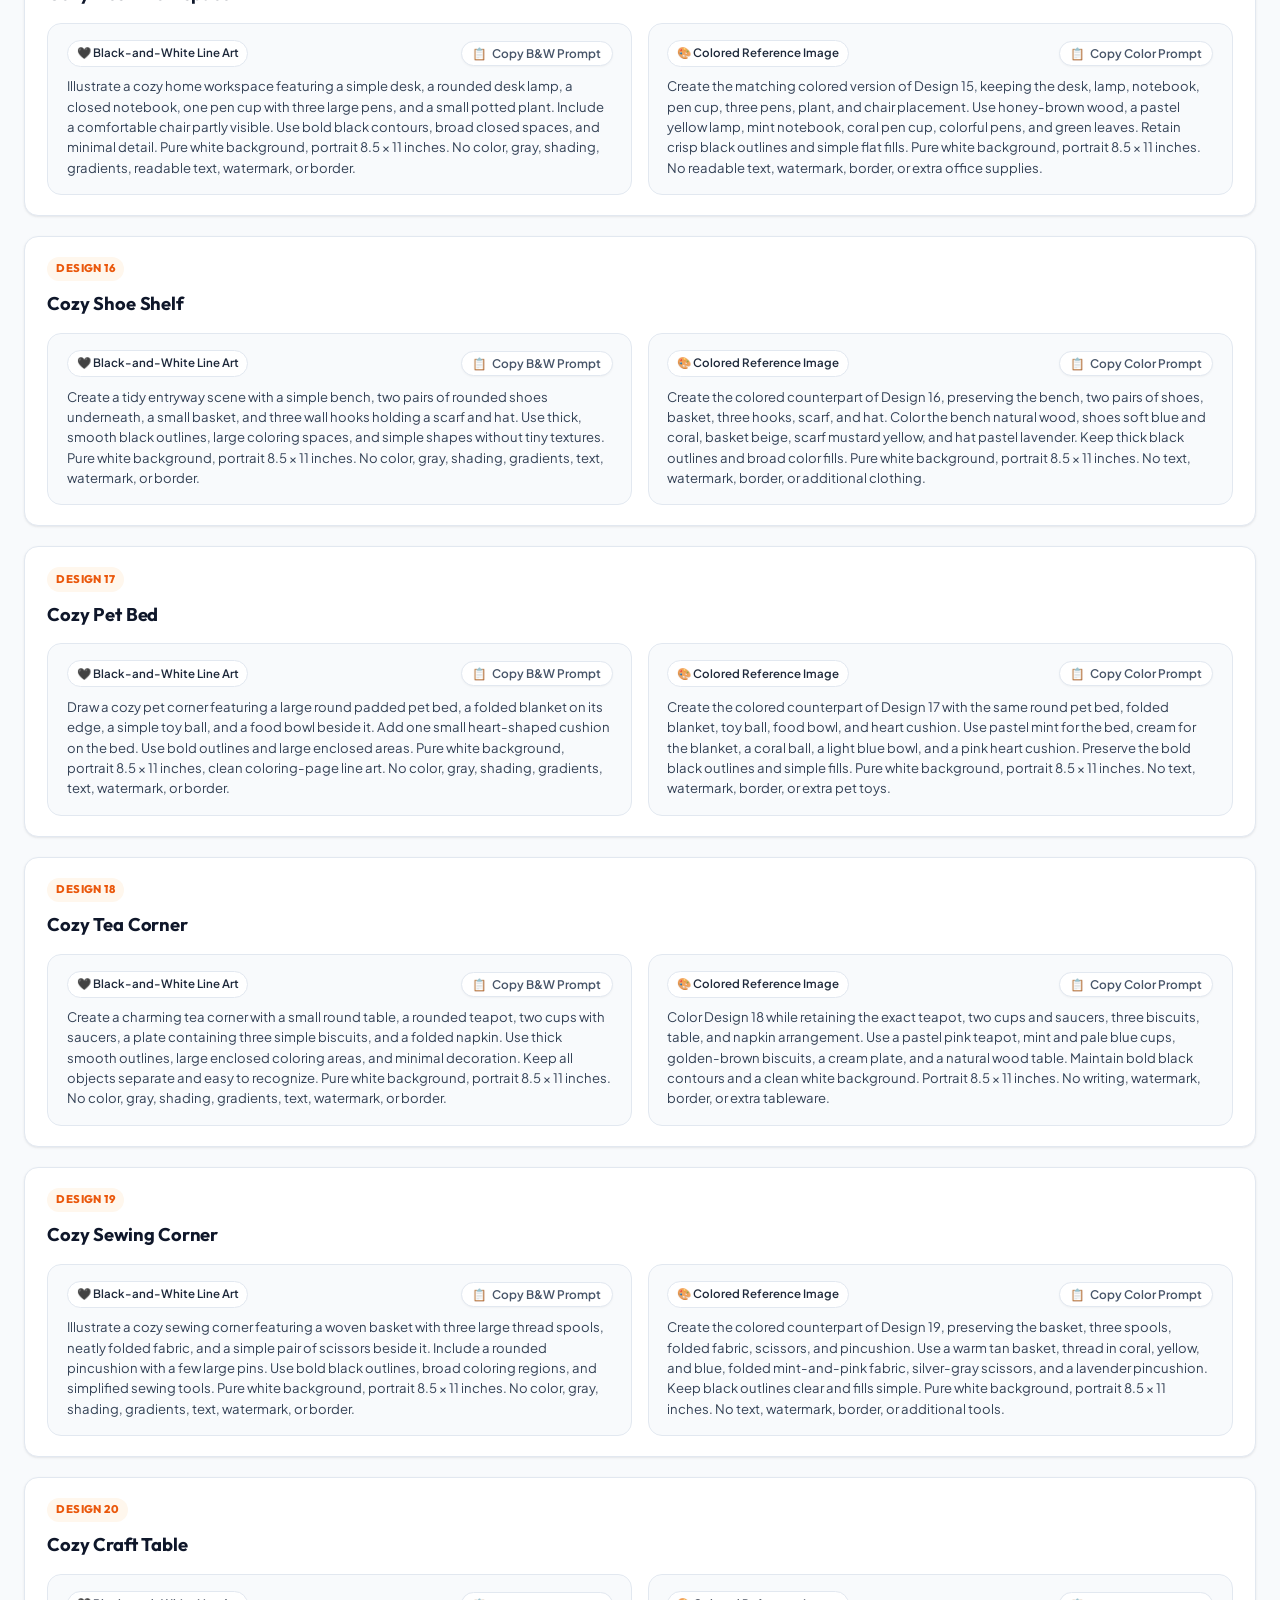
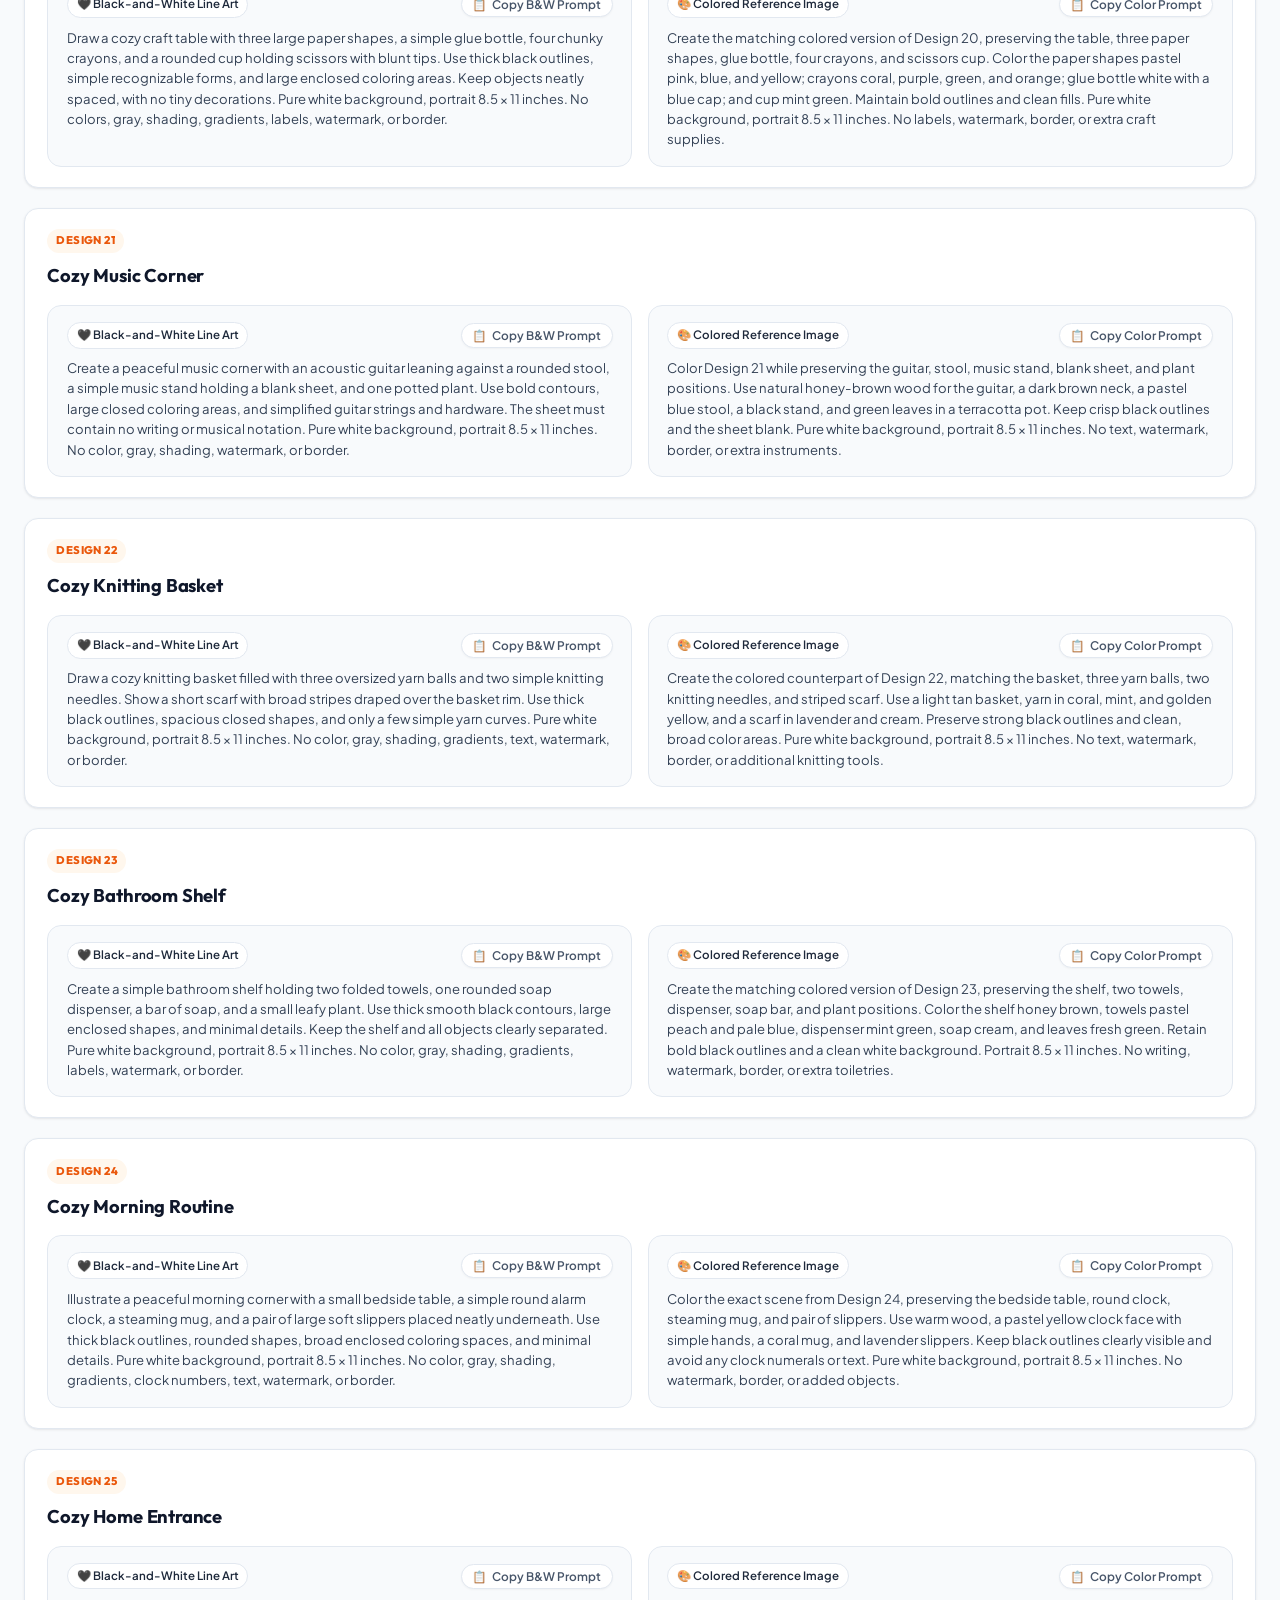
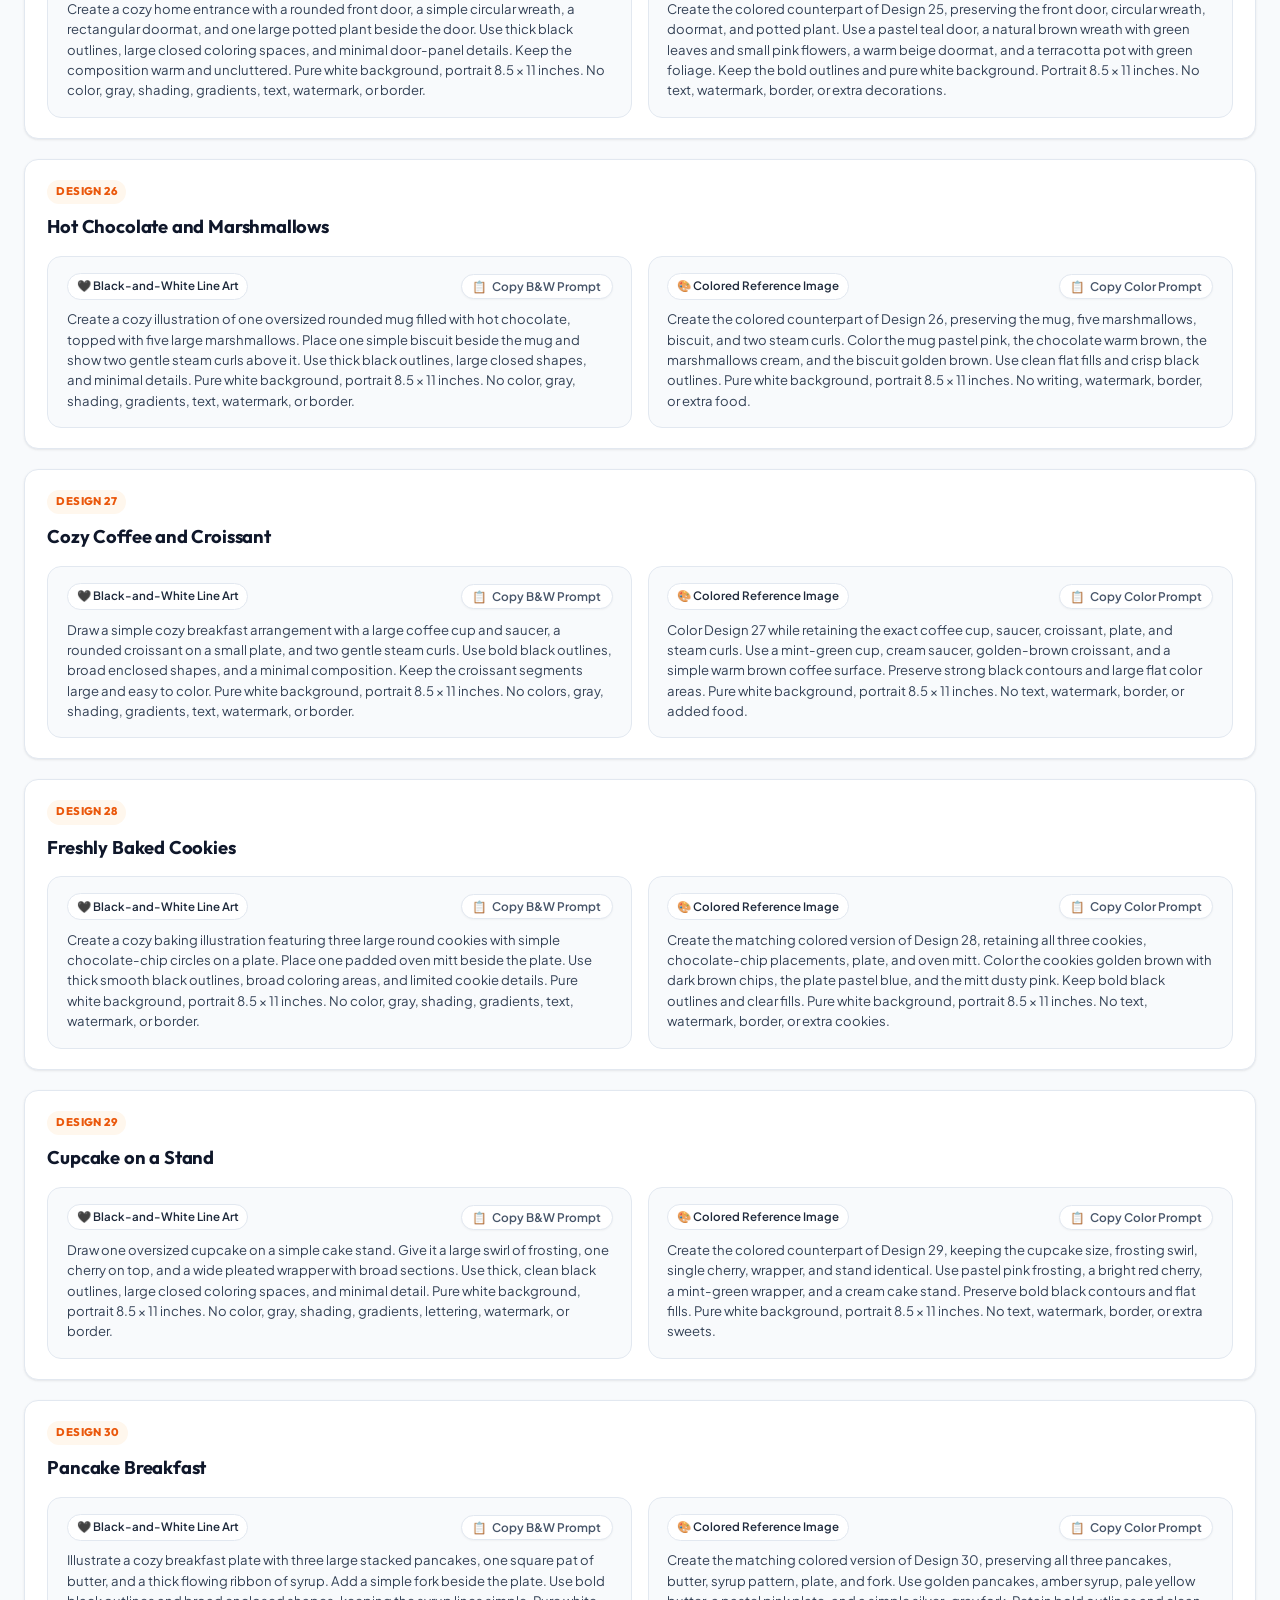
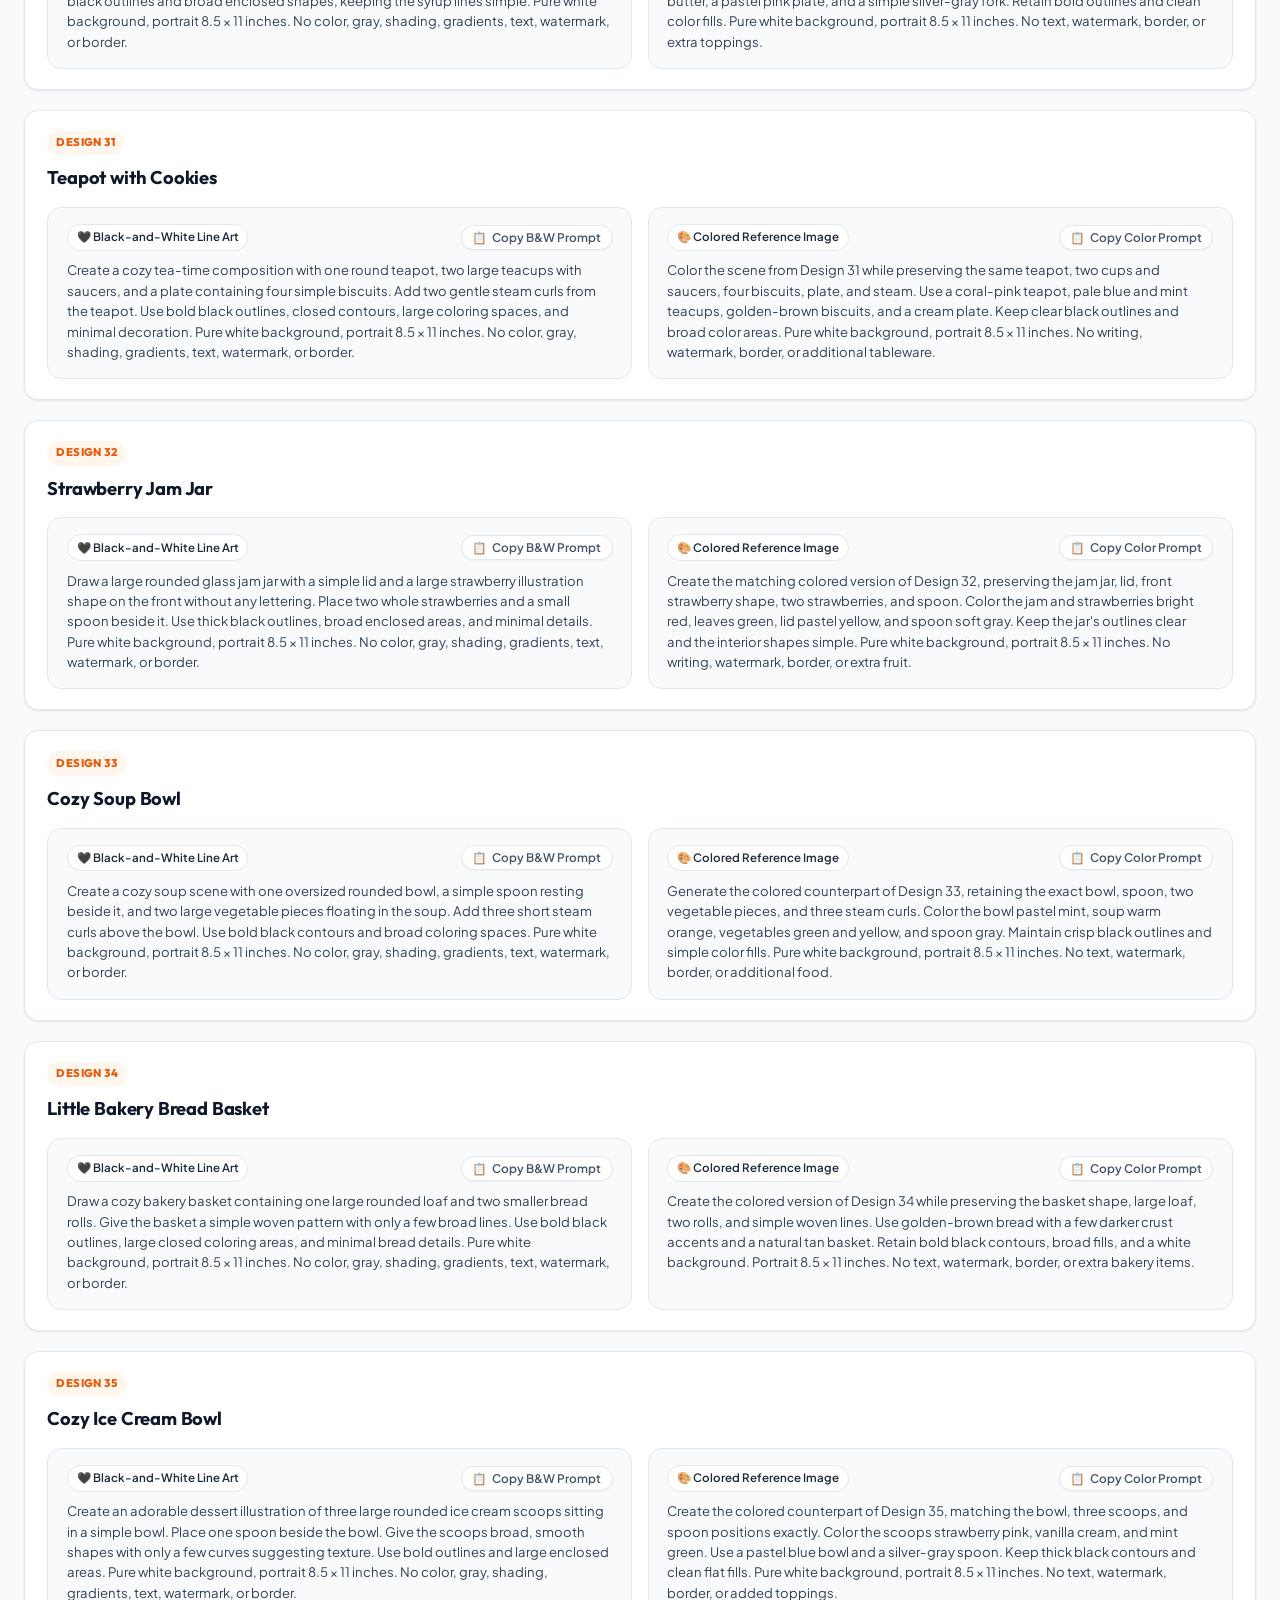
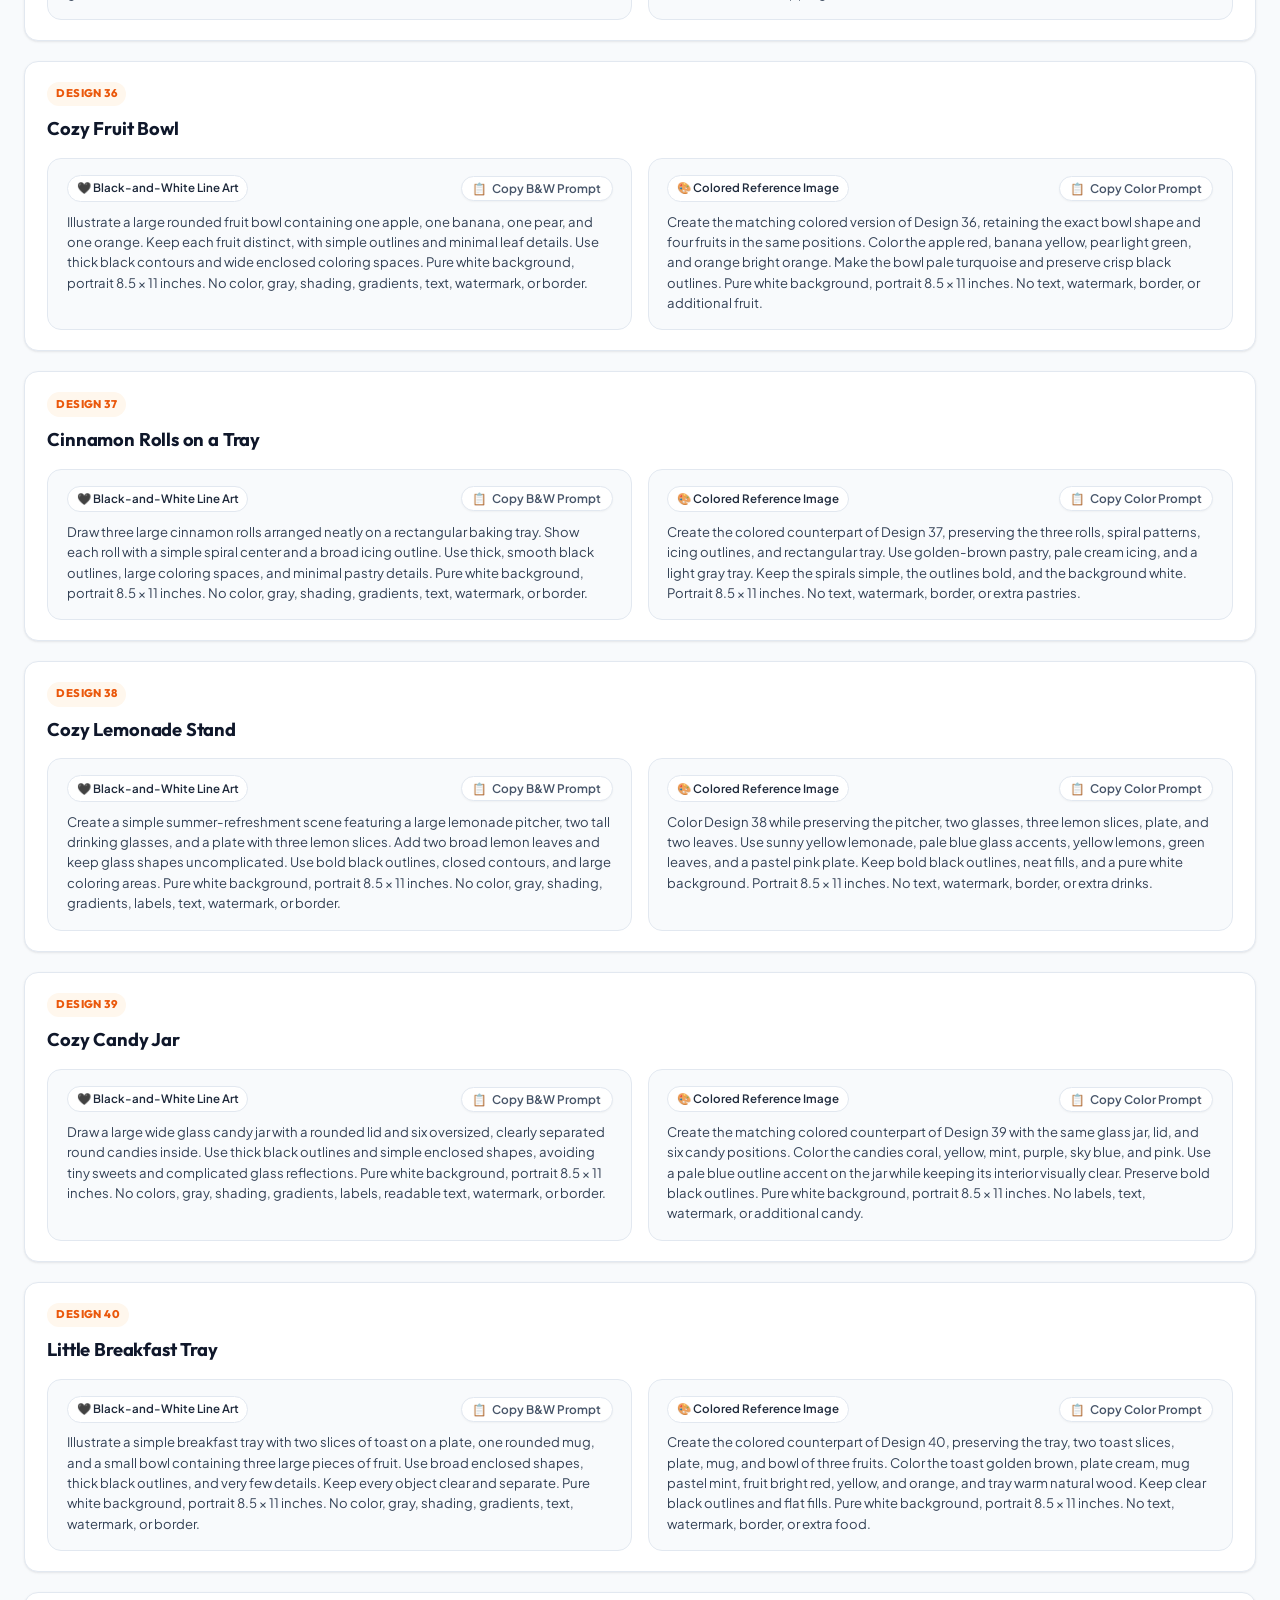
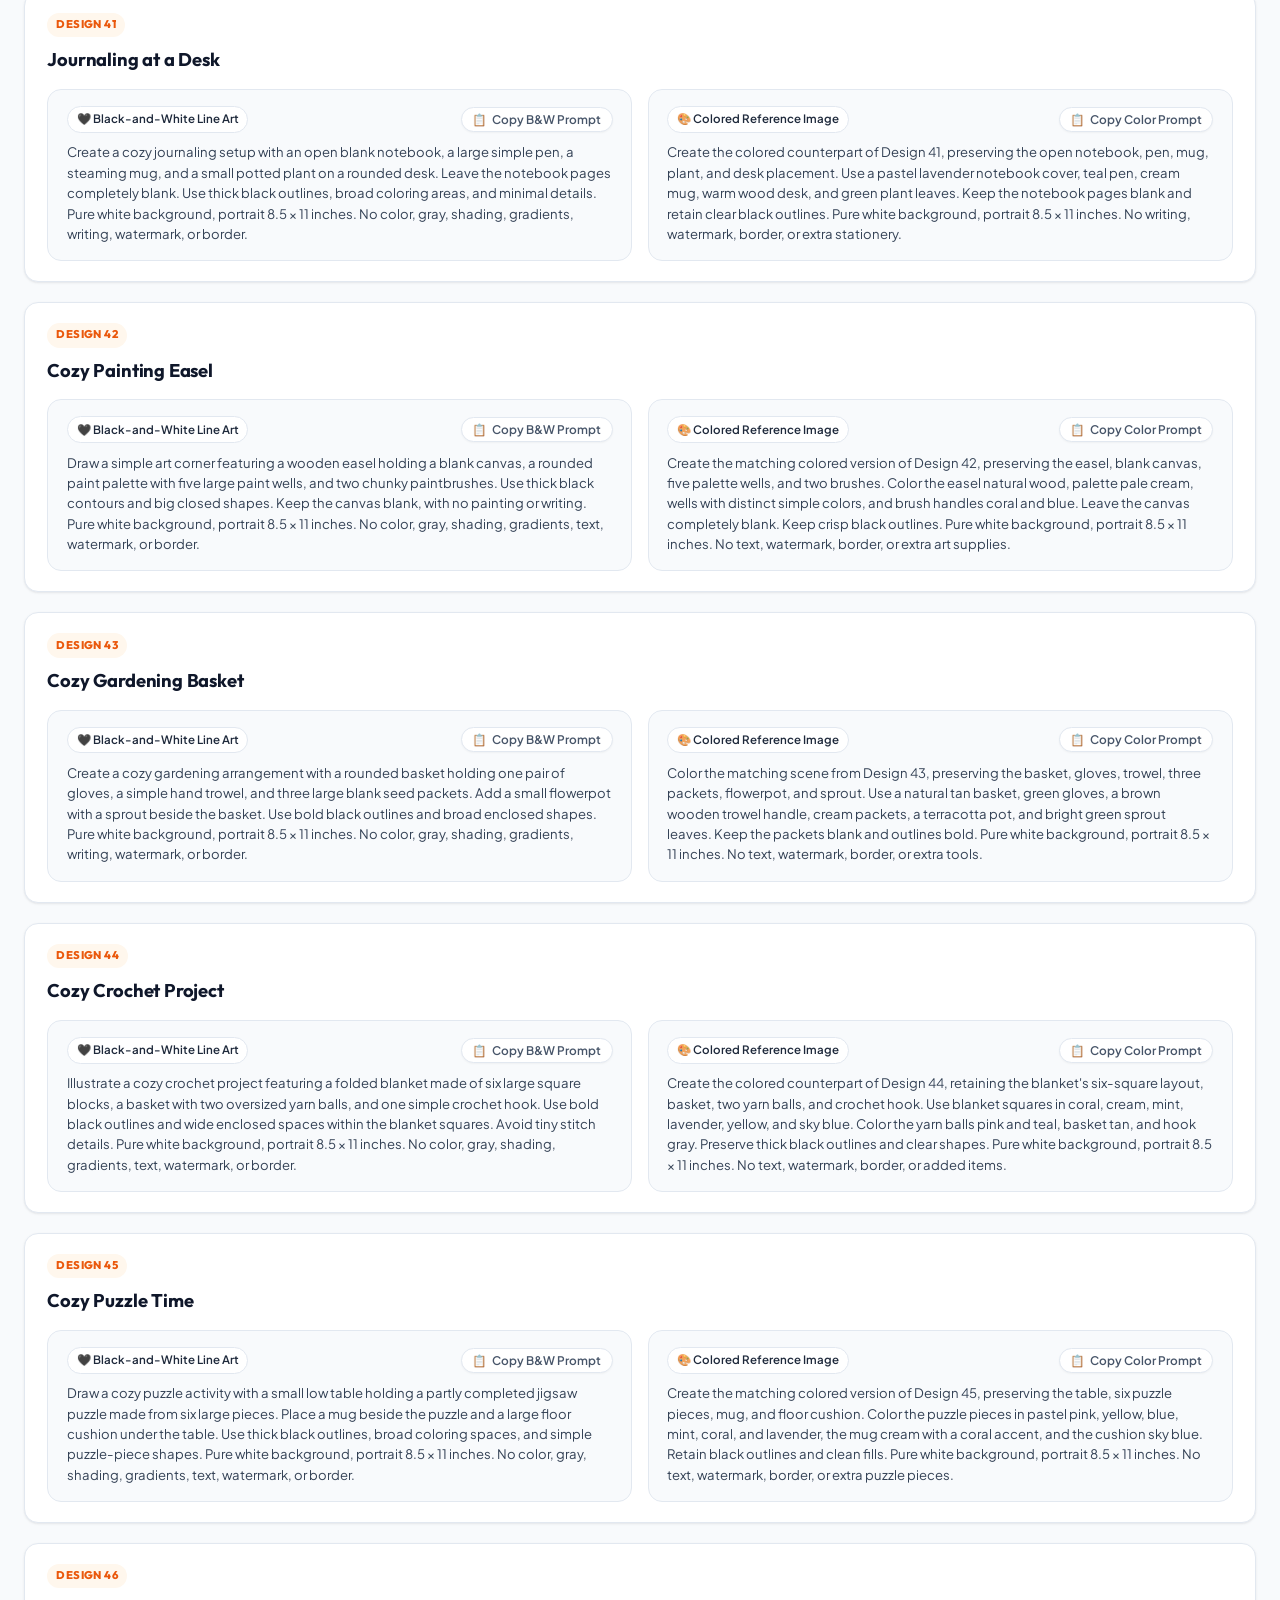
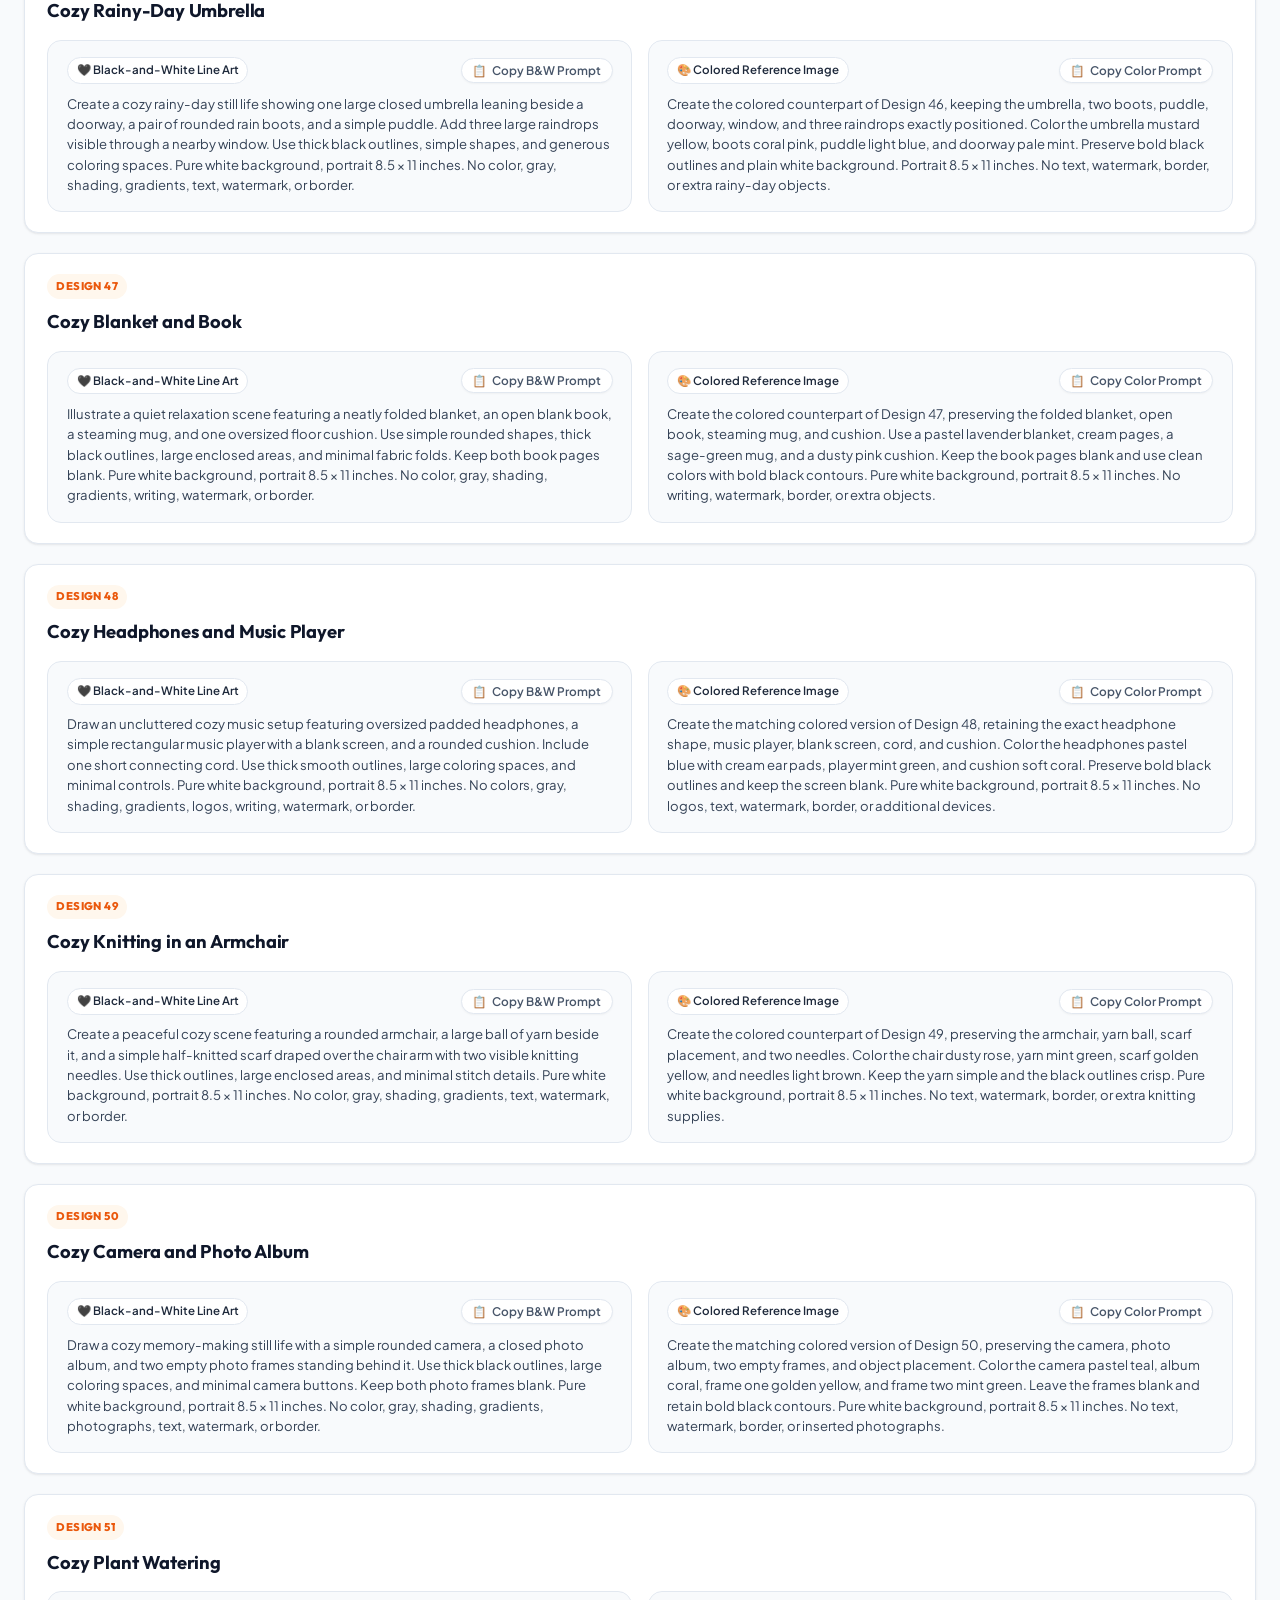
<file: pages/cozy-bold-easy.html>
<!DOCTYPE html>
<html lang="en">
<head>
  <meta charset="UTF-8">
  <meta name="viewport" content="width=device-width, initial-scale=1.0">
  <title>75 Cozy & Bold-and-Easy Coloring Pages | 150 AI Image Prompts</title>
  <meta name="description" content="75 thick outline, bold-and-easy cozy coloring designs with 150 paired AI image prompts (Black-and-White line art + colored references) for Midjourney, DALL-E 3 & Amazon KDP.">
  <!-- Favicon / Logo -->
  <link rel="icon" type="image/jpeg" href="../raushan.jpg">
  <link rel="shortcut icon" href="../raushan.jpg">
  <link rel="apple-touch-icon" href="../raushan.jpg">
  <link rel="stylesheet" href="../style.css">
</head>
<body data-category-id="cozy-bold-easy">
  <div class="ambient-glow"></div>
  <div class="ambient-orb orb-1"></div>

  <!-- Top Creator & Copyright Bar -->
  <header class="top-creator-bar">
    <a href="../index.html" class="creator-badge-pill" title="Official Collection Provided by Raushan – Back to Home">
      <div class="creator-avatar-wrap">
        <img src="../raushan.jpg" alt="Provided by Raushan" class="creator-avatar-img">
        <span class="creator-verified-badge" title="Verified Creator">✓</span>
      </div>
      <div class="creator-details">
        <span class="creator-name-text">Provided by <strong class="creator-highlight">Raushan</strong></span>
      </div>
    </a>
  </header>

  <!-- Top Header Sticker -->
  <div class="top-header-sticker-wrap">
    <a href="../index.html" class="top-header-sticker" title="1000 AI Coloring Page Prompts – Home">
      <span class="sticker-sparkle">✨</span>
      <span class="sticker-title">1000 AI Coloring Page Prompts – Complete B&W & Color Reference Collection</span>
    </a>
  </div>

  <!-- Floating Categories Button (Bottom Right) -->
  <button id="sidebar-toggle-btn" class="floating-categories-fab" aria-label="Open All 10 Categories" title="Open All 10 Categories">
    <svg width="20" height="20" viewBox="0 0 24 24" fill="none" stroke="currentColor" stroke-width="2.3" stroke-linecap="round" stroke-linejoin="round">
      <line x1="3" y1="12" x2="21" y2="12"></line>
      <line x1="3" y1="6" x2="21" y2="6"></line>
      <line x1="3" y1="18" x2="21" y2="18"></line>
    </svg>
    <span class="fab-label">Categories</span>
    <span class="fab-count-badge">10</span>
  </button>

  <!-- Offcanvas Categories Sidebar Drawer -->
  <div id="sidebar-overlay" class="sidebar-overlay" aria-hidden="true"></div>
  <aside id="app-sidebar" class="app-sidebar" aria-label="Categories Navigation">
    <div class="sidebar-header">
      <a href="../index.html" class="sidebar-brand">
        <img src="../raushan.jpg" alt="Raushan" class="sidebar-brand-avatar">
        <div>
          <h3>1000 AI <span class="brand-badge">Prompts</span></h3>
          <span class="sidebar-author-line">© Provided by Raushan</span>
        </div>
      </a>
      <button id="sidebar-close-btn" class="sidebar-close-btn" aria-label="Close sidebar">✕</button>
    </div>

    <div class="sidebar-body">
      <!-- Categories Header -->
      <div class="sidebar-section-header" style="margin-top: 0.25rem;">
        <span class="sidebar-section-title">All 10 Categories</span>
        <span class="sidebar-meta-badge">1000 Prompts</span>
      </div>

      <!-- Categories List -->
      <nav class="sidebar-cat-list" id="sidebar-cat-links">
        <a href="cute-animals-pets.html" class="sidebar-cat-item">
          <div class="sidebar-cat-icon" style="background: rgba(255, 107, 139, 0.12); color: #FF6B8B;">🐾</div>
          <div class="sidebar-cat-info">
            <span class="sidebar-cat-name">Cute Animals & Pets</span>
            <span class="sidebar-cat-sub">75 Designs • 150 Prompts</span>
          </div>
          <span class="sidebar-cat-count">75</span>
        </a>

        <a href="ocean-sea-animals.html" class="sidebar-cat-item">
          <div class="sidebar-cat-icon" style="background: rgba(0, 198, 255, 0.12); color: #00C6FF;">🐋</div>
          <div class="sidebar-cat-info">
            <span class="sidebar-cat-name">Ocean & Sea Animals</span>
            <span class="sidebar-cat-sub">40 Designs • 80 Prompts</span>
          </div>
          <span class="sidebar-cat-count">40</span>
        </a>

        <a href="kawaii-food-desserts.html" class="sidebar-cat-item">
          <div class="sidebar-cat-icon" style="background: rgba(243, 85, 162, 0.12); color: #F355A2;">🧁</div>
          <div class="sidebar-cat-info">
            <span class="sidebar-cat-name">Kawaii Food & Desserts</span>
            <span class="sidebar-cat-sub">50 Designs • 100 Prompts</span>
          </div>
          <span class="sidebar-cat-count">50</span>
        </a>

        <a href="flowers-gardens.html" class="sidebar-cat-item">
          <div class="sidebar-cat-icon" style="background: rgba(16, 185, 129, 0.12); color: #10B981;">🌸</div>
          <div class="sidebar-cat-info">
            <span class="sidebar-cat-name">Flowers & Gardens</span>
            <span class="sidebar-cat-sub">50 Designs • 100 Prompts</span>
          </div>
          <span class="sidebar-cat-count">50</span>
        </a>

        <a href="fantasy-magical-creatures.html" class="sidebar-cat-item">
          <div class="sidebar-cat-icon" style="background: rgba(139, 92, 246, 0.12); color: #8B5CF6;">✨</div>
          <div class="sidebar-cat-info">
            <span class="sidebar-cat-name">Fantasy & Magical</span>
            <span class="sidebar-cat-sub">40 Designs • 80 Prompts</span>
          </div>
          <span class="sidebar-cat-count">40</span>
        </a>

        <a href="dinosaurs-prehistoric.html" class="sidebar-cat-item">
          <div class="sidebar-cat-icon" style="background: rgba(245, 158, 11, 0.12); color: #F59E0B;">🦖</div>
          <div class="sidebar-cat-info">
            <span class="sidebar-cat-name">Dinosaurs & Prehistoric</span>
            <span class="sidebar-cat-sub">50 Designs • 100 Prompts</span>
          </div>
          <span class="sidebar-cat-count">50</span>
        </a>

        <a href="vehicles-transportation.html" class="sidebar-cat-item">
          <div class="sidebar-cat-icon" style="background: rgba(236, 72, 153, 0.12); color: #EC4899;">🚀</div>
          <div class="sidebar-cat-info">
            <span class="sidebar-cat-name">Vehicles & Transport</span>
            <span class="sidebar-cat-sub">35 Designs • 70 Prompts</span>
          </div>
          <span class="sidebar-cat-count">35</span>
        </a>

        <a href="cozy-bold-easy.html" class="sidebar-cat-item active">
          <div class="sidebar-cat-icon" style="background: rgba(249, 115, 22, 0.12); color: #F97316;">☕</div>
          <div class="sidebar-cat-info">
            <span class="sidebar-cat-name">Cozy, Bold & Easy</span>
            <span class="sidebar-cat-sub">75 Designs • 150 Prompts</span>
          </div>
          <span class="sidebar-cat-count">75</span>
        </a>

        <a href="relaxation-mindfulness.html" class="sidebar-cat-item">
          <div class="sidebar-cat-icon" style="background: rgba(6, 182, 212, 0.12); color: #06B6D4;">🧘</div>
          <div class="sidebar-cat-info">
            <span class="sidebar-cat-name">Relaxation & Mandalas</span>
            <span class="sidebar-cat-sub">35 Designs • 70 Prompts</span>
          </div>
          <span class="sidebar-cat-count">35</span>
        </a>

        <a href="seasonal-holiday.html" class="sidebar-cat-item">
          <div class="sidebar-cat-icon" style="background: rgba(225, 29, 72, 0.12); color: #E11D48;">🎄</div>
          <div class="sidebar-cat-info">
            <span class="sidebar-cat-name">Seasonal & Holiday</span>
            <span class="sidebar-cat-sub">50 Designs • 100 Prompts</span>
          </div>
          <span class="sidebar-cat-count">50</span>
        </a>
      </nav>
    </div>

    <div class="sidebar-footer">
      <div style="font-size: 0.8rem; color: var(--text-muted); font-weight: 500;">
        © 2026 Provided by Raushan • Light Edition
      </div>
    </div>
  </aside>

  <main class="section-container" style="padding-top: 2rem;">
    <!-- Category Hero Header -->
    <div style="text-align: center; max-width: 900px; margin: 0 auto 2.5rem;">
      <h1 class="hero-title" style="margin-bottom: 0.75rem; font-size: clamp(2rem, 4vw, 2.85rem);">
        75 Cozy & Bold-and-Easy <span style="background: linear-gradient(135deg, #F97316, #EA580C); -webkit-background-clip: text; -webkit-text-fill-color: transparent;">Coloring Pages</span>
      </h1>

      <p style="color: var(--text-primary); font-size: 1.15rem; font-weight: 700; margin-bottom: 0.75rem;">
        150 Ready-to-Use Image Generation Prompts | Black-and-White + Colored References
      </p>
    </div>





    <!-- Paired Prompts Container -->
    <div id="paired-prompts-container" class="paired-cards-container"></div>

    <!-- Empty State -->
    <div id="cozy-no-results" style="display: none; text-align: center; padding: 4rem 1rem; background: #FFFFFF; border: 1px dashed var(--border-subtle); border-radius: var(--radius-lg);">
      <div style="font-size: 3rem; margin-bottom: 1rem;">☕</div>
      <h3>No cozy designs matched your search</h3>
      <p style="color: var(--text-secondary); margin-top: 0.5rem;">Try another keyword like armchair, tea, cookies, cottage, pumpkin, or garden.</p>
      <button id="reset-filter-btn" class="btn btn-secondary" style="margin-top: 1rem;">Reset Search & Filters</button>
    </div>



    <!-- Other Categories Carousel/Grid -->
    <div style="margin-top: 5rem; padding-top: 2.5rem; border-top: 1px solid var(--border-subtle);">
      <h3 style="font-family: var(--font-heading); font-size: 1.4rem; margin-bottom: 1.25rem; text-align: center;">
        Explore Next Prompt Collections
      </h3>
      <div style="display: flex; gap: 0.85rem; overflow-x: auto; padding-bottom: 1rem; justify-content: center; flex-wrap: wrap;">
        <a href="cute-animals-pets.html" class="btn btn-secondary" style="border-radius: var(--radius-full);">🐾 Cute Animals & Pets (75)</a>
        <a href="dinosaurs-prehistoric.html" class="btn btn-secondary" style="border-radius: var(--radius-full);">🦖 Dinosaurs (50)</a>
        <a href="ocean-sea-animals.html" class="btn btn-secondary" style="border-radius: var(--radius-full);">🐋 Ocean & Sea Animals</a>
        <a href="kawaii-food-desserts.html" class="btn btn-secondary" style="border-radius: var(--radius-full);">🧁 Kawaii Food & Desserts</a>
        <a href="relaxation-mindfulness.html" class="btn btn-secondary" style="border-radius: var(--radius-full);">🧘 Relaxation & Mandalas</a>
      </div>
    </div>
  </main>

  <div id="toast-container" class="toast-container"></div>

  <!-- Footer -->
  <footer class="site-footer">
    <div class="footer-inner">
      <div class="footer-brand">
        <div class="brand-link">
          <div class="brand-text"><h2>1000 AI Coloring Page Prompts</h2></div>
        </div>
        <p>75 Cozy & Bold-and-Easy coloring designs (150 Black-and-White + Colored References) ready for Amazon KDP, Etsy, and creative printables.</p>
      </div>
      <div class="footer-col">
        <h4>Navigation</h4>
        <ul>
          <li><a href="../index.html">Home</a></li>
          <li><a href="#" onclick="document.getElementById('sidebar-toggle-btn').click(); return false;">All 10 Categories</a></li>
          <li><a href="cute-animals-pets.html">Cute Animals (75)</a></li>
          <li><a href="cozy-bold-easy.html">Cozy, Bold & Easy (75)</a></li>
        </ul>
      </div>
      <div class="footer-col">
        <h4>Popular Categories</h4>
        <ul>
          <li><a href="dinosaurs-prehistoric.html">Dinosaurs & Prehistoric</a></li>
          <li><a href="ocean-sea-animals.html">Ocean Animals</a></li>
          <li><a href="kawaii-food-desserts.html">Kawaii Desserts</a></li>
          <li><a href="flowers-gardens.html">Flowers & Gardens</a></li>
        </ul>
      </div>
    </div>
    <div class="footer-bottom">
      <p>© 2026 Provided by Raushan • 1000 AI Coloring Page Prompts Library. All rights reserved.</p>
    </div>
  </footer>

  <!-- Scripts -->
  <script src="../prompts-data.js"></script>
  <script src="cozy-bold-easy-data.js?v=2"></script>
  <script>
    (function() {
      // Sidebar drawer controls
      const sidebar = document.getElementById('app-sidebar');
      const overlay = document.getElementById('sidebar-overlay');
      const toggleBtn = document.getElementById('sidebar-toggle-btn');
      const closeBtn = document.getElementById('sidebar-close-btn');

      function openSidebar() {
        if (sidebar && overlay) {
          sidebar.classList.add('open');
          overlay.classList.add('open');
          document.body.style.overflow = 'hidden';
        }
      }

      function closeSidebar() {
        if (sidebar && overlay) {
          sidebar.classList.remove('open');
          overlay.classList.remove('open');
          document.body.style.overflow = '';
        }
      }

      if (toggleBtn) toggleBtn.addEventListener('click', openSidebar);
      if (closeBtn) closeBtn.addEventListener('click', closeSidebar);
      if (overlay) overlay.addEventListener('click', closeSidebar);

      // Interactive Paired Prompts Controller
      let activeCategory = 'all';
      let searchQuery = '';
      let viewMode = 'both'; // 'both', 'bw', 'color'

      const container = document.getElementById('paired-prompts-container');
      const noResultsEl = document.getElementById('cozy-no-results');
      const searchInput = document.getElementById('cozy-search-input');
      const searchClearBtn = document.getElementById('cozy-search-clear');
      const resetBtn = document.getElementById('reset-filter-btn');
      const filterPills = document.querySelectorAll('.filter-pill[data-cat]');
      const viewModeBtns = document.querySelectorAll('.view-mode-btn[data-mode]');
      const toastContainer = document.getElementById('toast-container');
      const copyChecklistBtn = document.getElementById('copy-checklist-btn');

      // Toast notification
      function showToast(message, icon = '✓') {
        const toast = document.createElement('div');
        toast.className = 'toast';
        toast.innerHTML = `<span style="color:#EA580C; font-weight:800;">${icon}</span> <span>${message}</span>`;
        toastContainer.appendChild(toast);
        setTimeout(() => toast.remove(), 2600);
      }

      // Clipboard helper
      function copyText(text, btnElement, successMsg = 'Copied to clipboard!') {
        if (navigator.clipboard && navigator.clipboard.writeText) {
          navigator.clipboard.writeText(text).then(() => {
            handleCopied(btnElement, successMsg);
          }).catch(() => fallbackCopy(text, btnElement, successMsg));
        } else {
          fallbackCopy(text, btnElement, successMsg);
        }
      }

      function fallbackCopy(text, btnElement, successMsg) {
        const ta = document.createElement('textarea');
        ta.value = text;
        ta.style.position = 'fixed';
        ta.style.left = '-9999px';
        document.body.appendChild(ta);
        ta.select();
        document.execCommand('copy');
        ta.remove();
        handleCopied(btnElement, successMsg);
      }

      function handleCopied(btn, msg) {
        showToast(msg);
        if (btn) {
          const original = btn.innerHTML;
          btn.classList.add('copied');
          btn.innerHTML = `<span>✓</span> <span>Copied!</span>`;
          setTimeout(() => {
            btn.classList.remove('copied');
            btn.innerHTML = original;
          }, 2000);
        }
      }

      // Filter Data
      function getFilteredDesigns() {
        const sourceData = (typeof window.COZY_BOLD_DATA !== 'undefined' && Array.isArray(window.COZY_BOLD_DATA) && window.COZY_BOLD_DATA.length > 0)
          ? window.COZY_BOLD_DATA
          : (typeof COZY_BOLD_DATA !== 'undefined' && Array.isArray(COZY_BOLD_DATA) ? COZY_BOLD_DATA : []);

        return sourceData.filter(item => {
          // Category filter
          if (activeCategory !== 'all' && item.categoryNum !== Number(activeCategory)) {
            return false;
          }
          // Search query
          if (searchQuery) {
            const q = searchQuery.toLowerCase().trim();
            const inTitle = item.title.toLowerCase().includes(q);
            const inScene = item.scene.toLowerCase().includes(q);
            const inBw = item.bwPrompt.toLowerCase().includes(q);
            const inColor = item.colorPrompt.toLowerCase().includes(q);
            const inNum = item.designNumber.toLowerCase().includes(q);
            if (!inTitle && !inScene && !inBw && !inColor && !inNum) {
              return false;
            }
          }
          return true;
        });
      }

      // Render Cards
      function renderCards() {
        const designs = getFilteredDesigns();

        if (designs.length === 0) {
          container.innerHTML = '';
          noResultsEl.style.display = 'block';
          return;
        }

        noResultsEl.style.display = 'none';
        container.innerHTML = '';

        const frag = document.createDocumentFragment();

        designs.forEach(item => {
          const card = document.createElement('div');
          card.className = 'paired-card';
          card.id = `design-${item.id}`;

          const showBw = viewMode === 'both' || viewMode === 'bw';
          const showColor = viewMode === 'both' || viewMode === 'color';
          const gridClass = (viewMode === 'bw' || viewMode === 'color') ? 'single-col' : '';

          card.innerHTML = `
            <div class="paired-card-header">
              <div class="paired-card-top-row">
                <div class="paired-badges-group">
                  <span class="design-num-badge" style="background:#FFF7ED; color:#EA580C; border-color:#FED7AA;">${item.designNumber}</span>
                </div>
              </div>

              <h2 class="paired-title">${item.title}</h2>
            </div>

            <div class="paired-prompts-grid ${gridClass}">
              ${showBw ? `
                <div class="prompt-panel bw">
                  <div class="panel-header">
                    <span class="panel-badge bw">🖤 Black-and-White Line Art</span>
                    <button class="panel-copy-btn" data-copy-type="bw" data-id="${item.id}">
                      <span>📋</span> Copy B&W Prompt
                    </button>
                  </div>
                  <div class="panel-text" title="Black-and-White Image Prompt">${item.bwPrompt}</div>
                </div>
              ` : ''}

              ${showColor ? `
                <div class="prompt-panel color">
                  <div class="panel-header">
                    <span class="panel-badge color">🎨 Colored Reference Image</span>
                    <button class="panel-copy-btn" data-copy-type="color" data-id="${item.id}">
                      <span>📋</span> Copy Color Prompt
                    </button>
                  </div>
                  <div class="panel-text" title="Colored Reference Image Prompt">${item.colorPrompt}</div>
                </div>
              ` : ''}
            </div>
          `;

          frag.appendChild(card);
        });

        container.appendChild(frag);
      }

      // Event delegation for copy buttons
      container.addEventListener('click', (e) => {
        const copyBtn = e.target.closest('[data-copy-type]');
        if (!copyBtn) return;

        const copyType = copyBtn.getAttribute('data-copy-type');
        const designId = Number(copyBtn.getAttribute('data-id'));

        const sourceData = (typeof window.COZY_BOLD_DATA !== 'undefined' && Array.isArray(window.COZY_BOLD_DATA) && window.COZY_BOLD_DATA.length > 0)
          ? window.COZY_BOLD_DATA
          : (typeof COZY_BOLD_DATA !== 'undefined' && Array.isArray(COZY_BOLD_DATA) ? COZY_BOLD_DATA : []);

        const design = sourceData.find(d => d.id === designId);
        if (!design) return;

        if (copyType === 'bw') {
          copyText(design.bwPrompt, copyBtn, `Copied B&W prompt for ${design.designNumber}!`);
        } else if (copyType === 'color') {
          copyText(design.colorPrompt, copyBtn, `Copied Colored Reference prompt for ${design.designNumber}!`);
        } else if (copyType === 'both') {
          const combined = `### ${design.designNumber} — ${design.title}\n**Scene:** ${design.scene}\n\n**BLACK-AND-WHITE IMAGE PROMPT**\n${design.bwPrompt}\n\n**COLORED REFERENCE IMAGE PROMPT**\n${design.colorPrompt}`;
          copyText(combined, copyBtn, `Copied paired prompts for ${design.designNumber}!`);
        }
      });

      // Filter Pill clicks
      filterPills.forEach(pill => {
        pill.addEventListener('click', () => {
          filterPills.forEach(p => p.classList.remove('active'));
          pill.classList.add('active');
          activeCategory = pill.getAttribute('data-cat');
          renderCards();
        });
      });

      // View Mode Toggle
      viewModeBtns.forEach(btn => {
        btn.addEventListener('click', () => {
          viewModeBtns.forEach(b => b.classList.remove('active'));
          btn.classList.add('active');
          viewMode = btn.getAttribute('data-mode');
          renderCards();
        });
      });

      // Search events
      let searchTimeout = null;
      if (searchInput) {
        searchInput.addEventListener('input', (e) => {
          clearTimeout(searchTimeout);
          searchTimeout = setTimeout(() => {
            searchQuery = e.target.value;
            if (searchClearBtn) {
              searchClearBtn.style.display = searchQuery ? 'block' : 'none';
            }
            renderCards();
          }, 150);
        });
      }

      if (searchClearBtn) {
        searchClearBtn.addEventListener('click', () => {
          if (searchInput) searchInput.value = '';
          searchQuery = '';
          searchClearBtn.style.display = 'none';
          renderCards();
        });
      }

      if (resetBtn) {
        resetBtn.addEventListener('click', () => {
          if (searchInput) searchInput.value = '';
          searchQuery = '';
          if (searchClearBtn) searchClearBtn.style.display = 'none';
          activeCategory = 'all';
          filterPills.forEach(p => {
            if (p.getAttribute('data-cat') === 'all') p.classList.add('active');
            else p.classList.remove('active');
          });
          renderCards();
        });
      }

      // Copy Quality Checklist
      if (copyChecklistBtn) {
        copyChecklistBtn.addEventListener('click', () => {
          const checklistText = `# FINAL IMAGE QUALITY CHECKLIST (75 COZY & BOLD-AND-EASY DESIGNS)

Before including the generated designs in a commercial coloring-page product:

1. Generate each black-and-white illustration individually.
2. Use the original black-and-white image as a reference for the matching colored version.
3. Check that the objects, outlines, composition, and proportions match.
4. Ensure that coloring pages have closed contours, bold lines, and large spaces without excess clutter.
5. Verify the output dimensions and Amazon KDP trim, margin, and bleed requirements.
6. Confirm the image generator's commercial-use terms and comply with applicable KDP AI-content disclosure requirements.

## Collection Total
- 75 unique cozy and bold-and-easy designs
- 75 black-and-white prompts
- 75 matching colored-reference prompts
- 150 individual prompts total`;
          copyText(checklistText, copyChecklistBtn, 'Copied Quality Checklist to clipboard!');
        });
      }

      // Initial render execution
      renderCards();

      // Lifecycle hooks to guarantee initial render
      if (document.readyState === 'loading') {
        document.addEventListener('DOMContentLoaded', renderCards);
      }
      window.addEventListener('load', renderCards);
    })();
  </script>
</body>
</html>
</file>
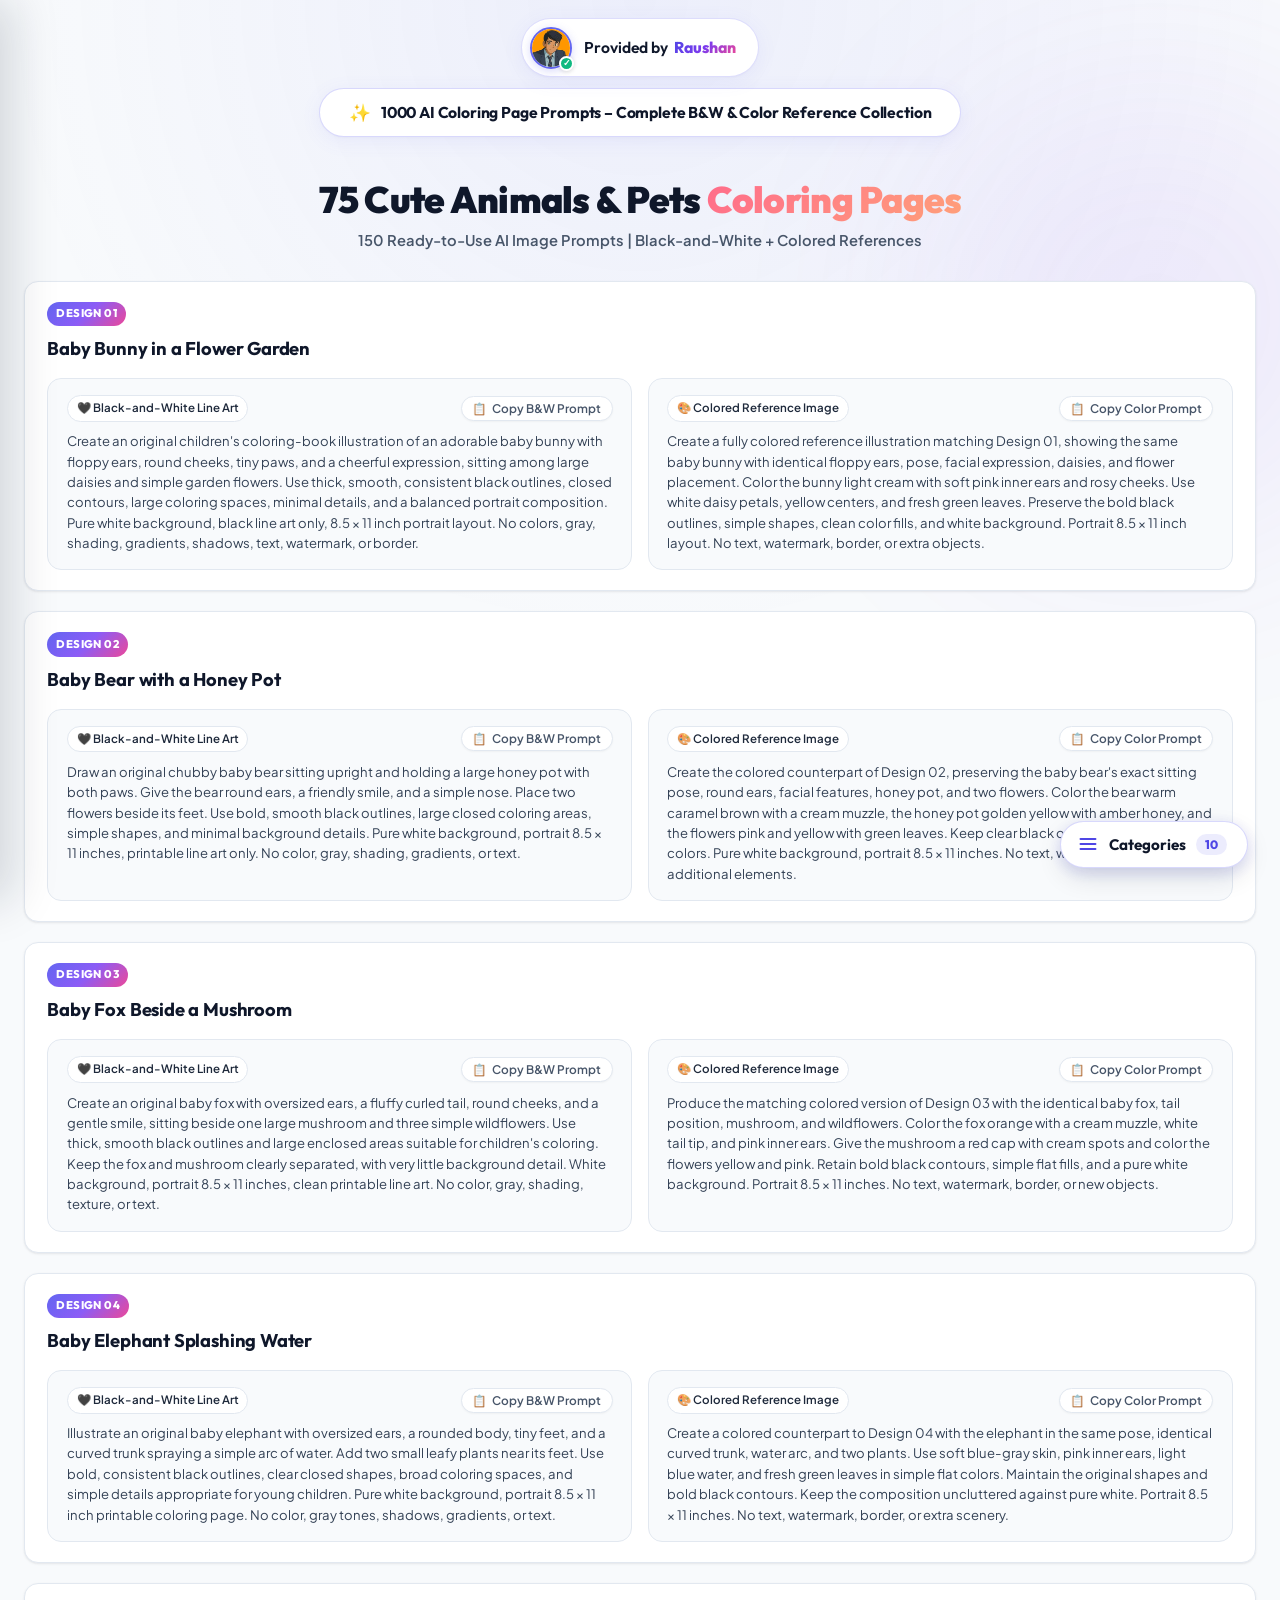
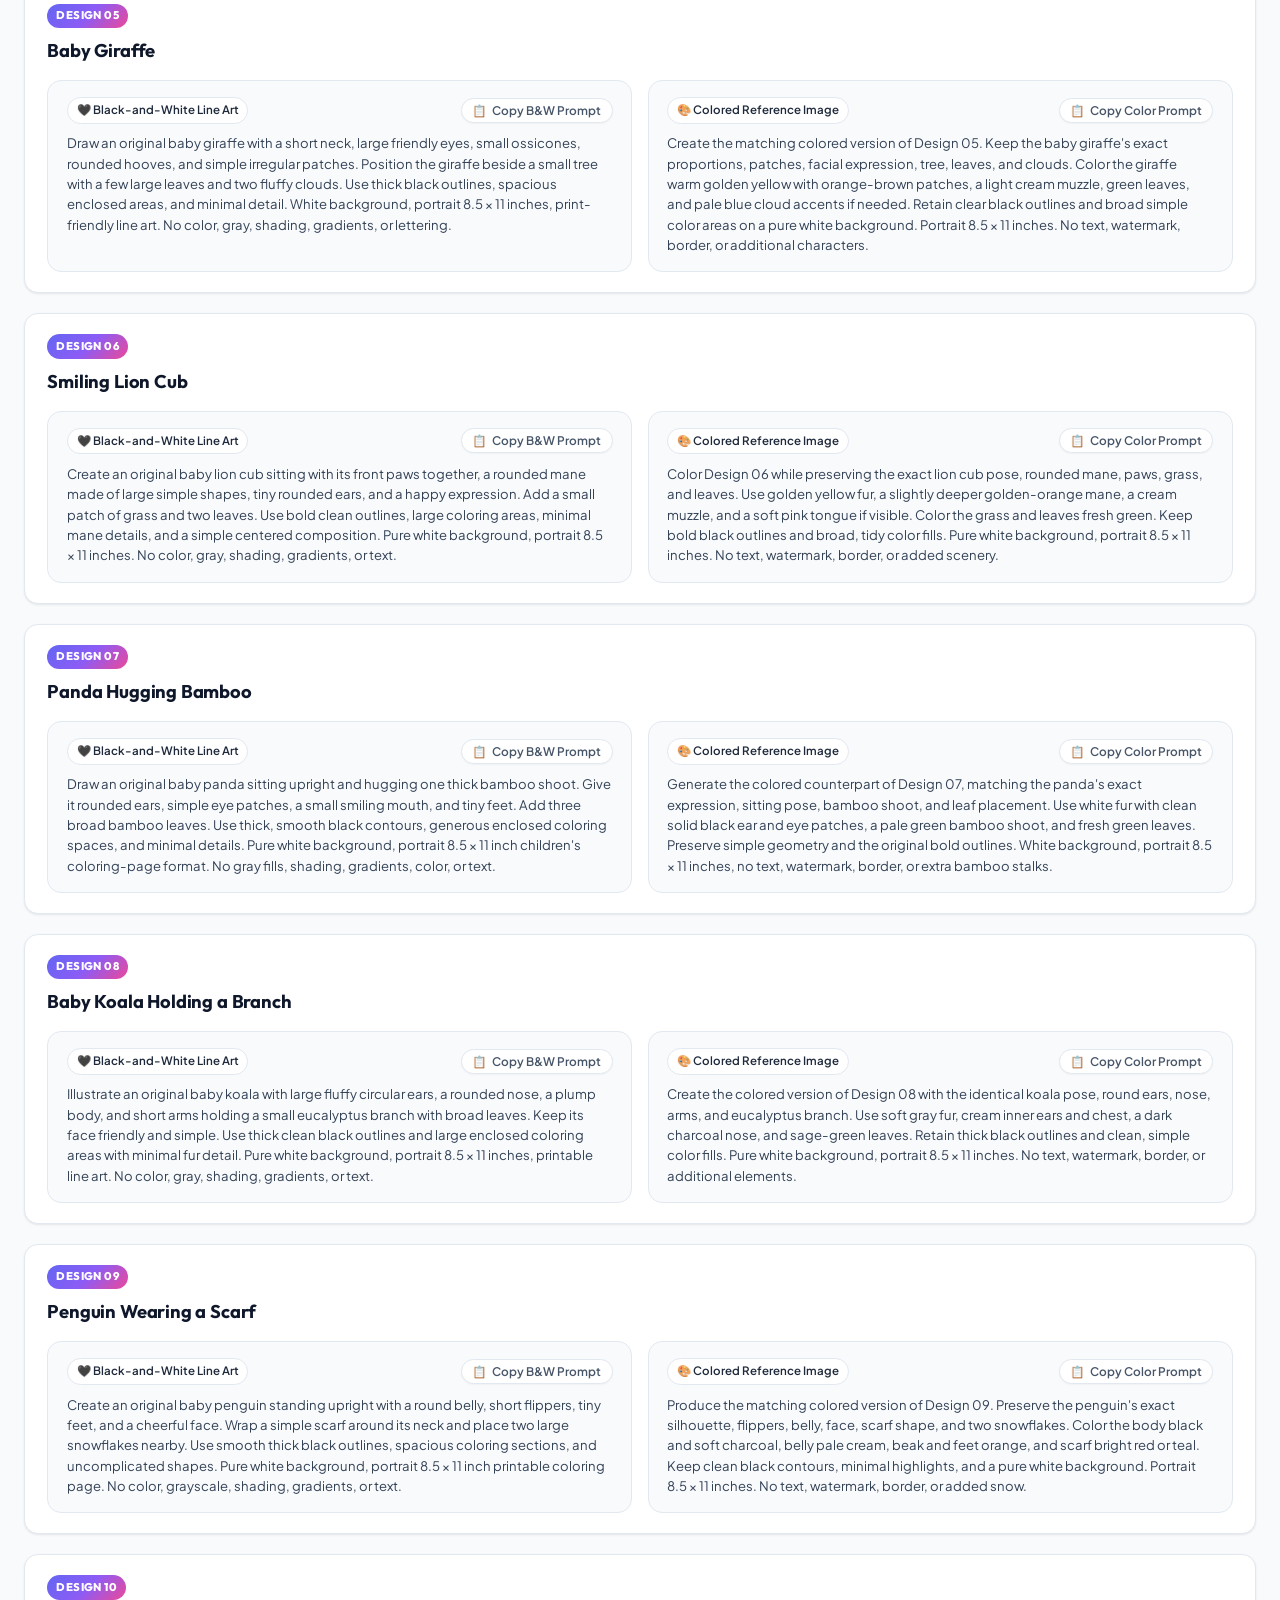
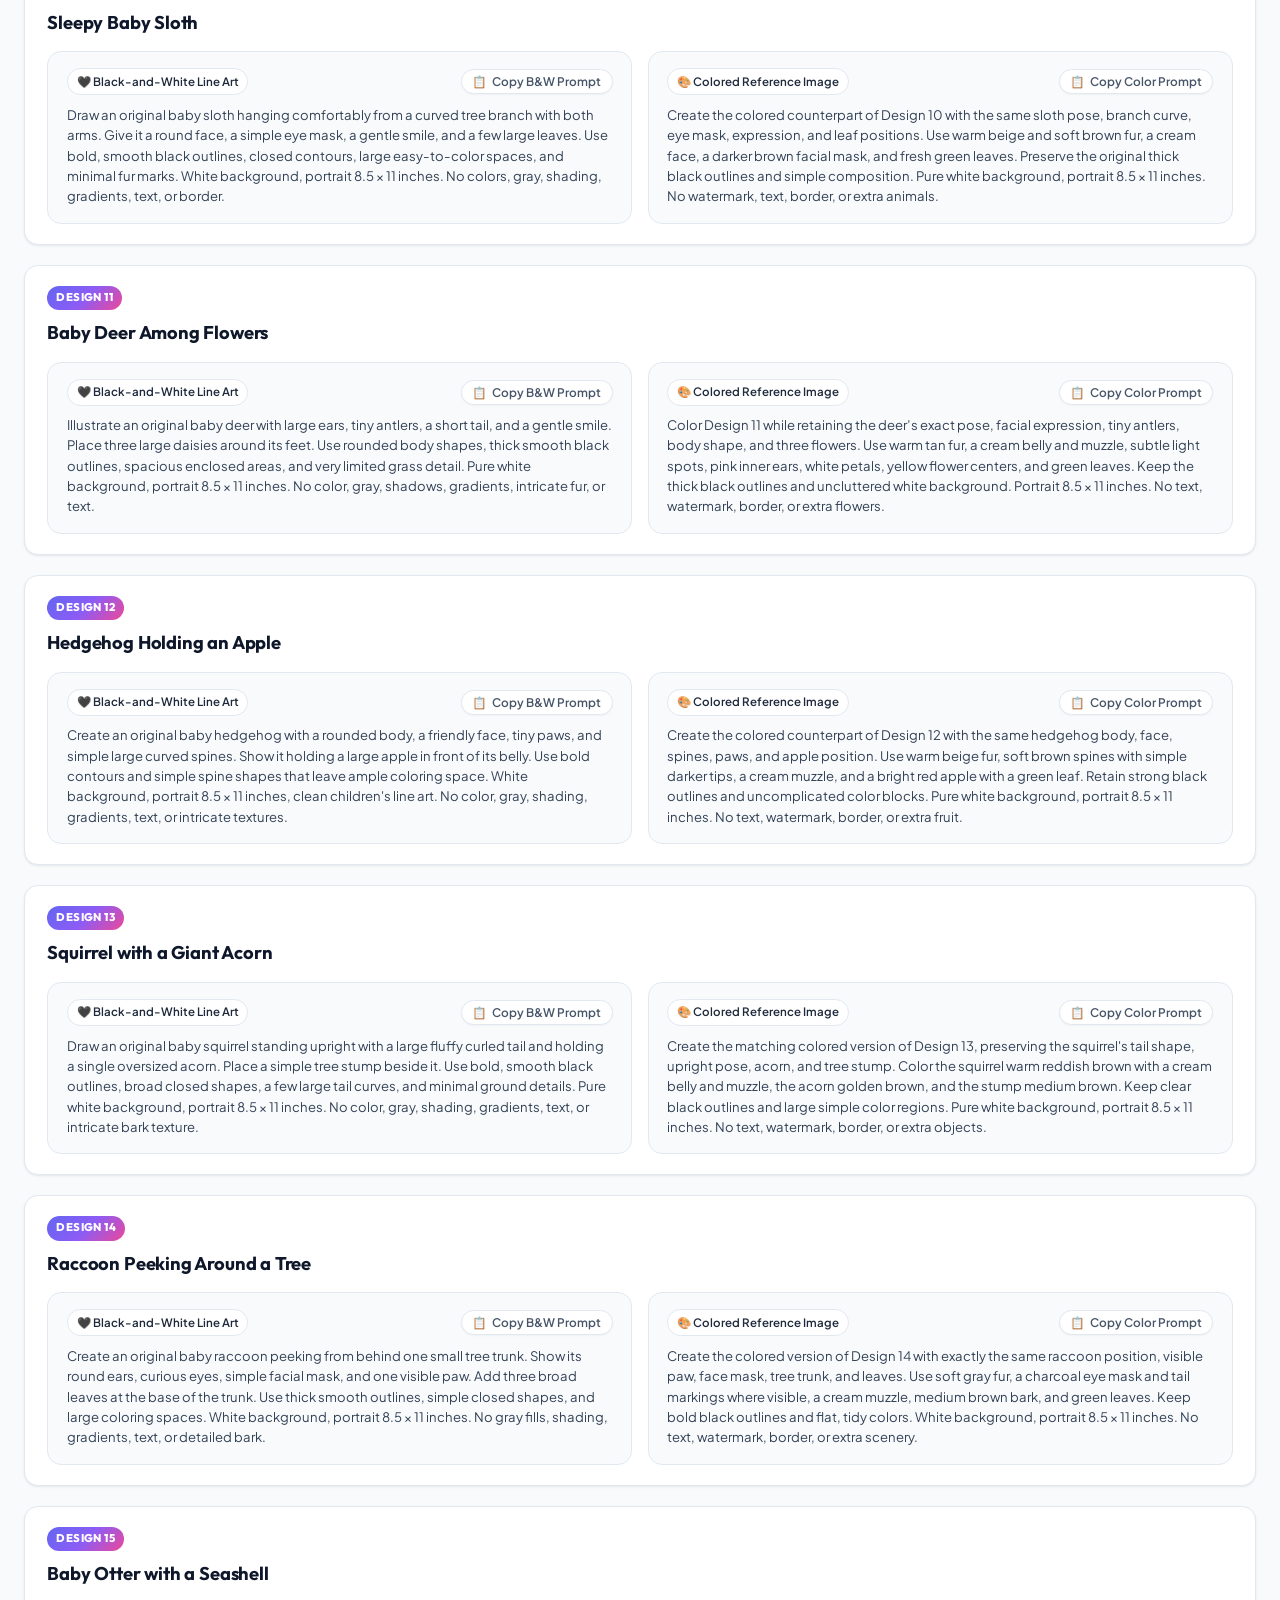
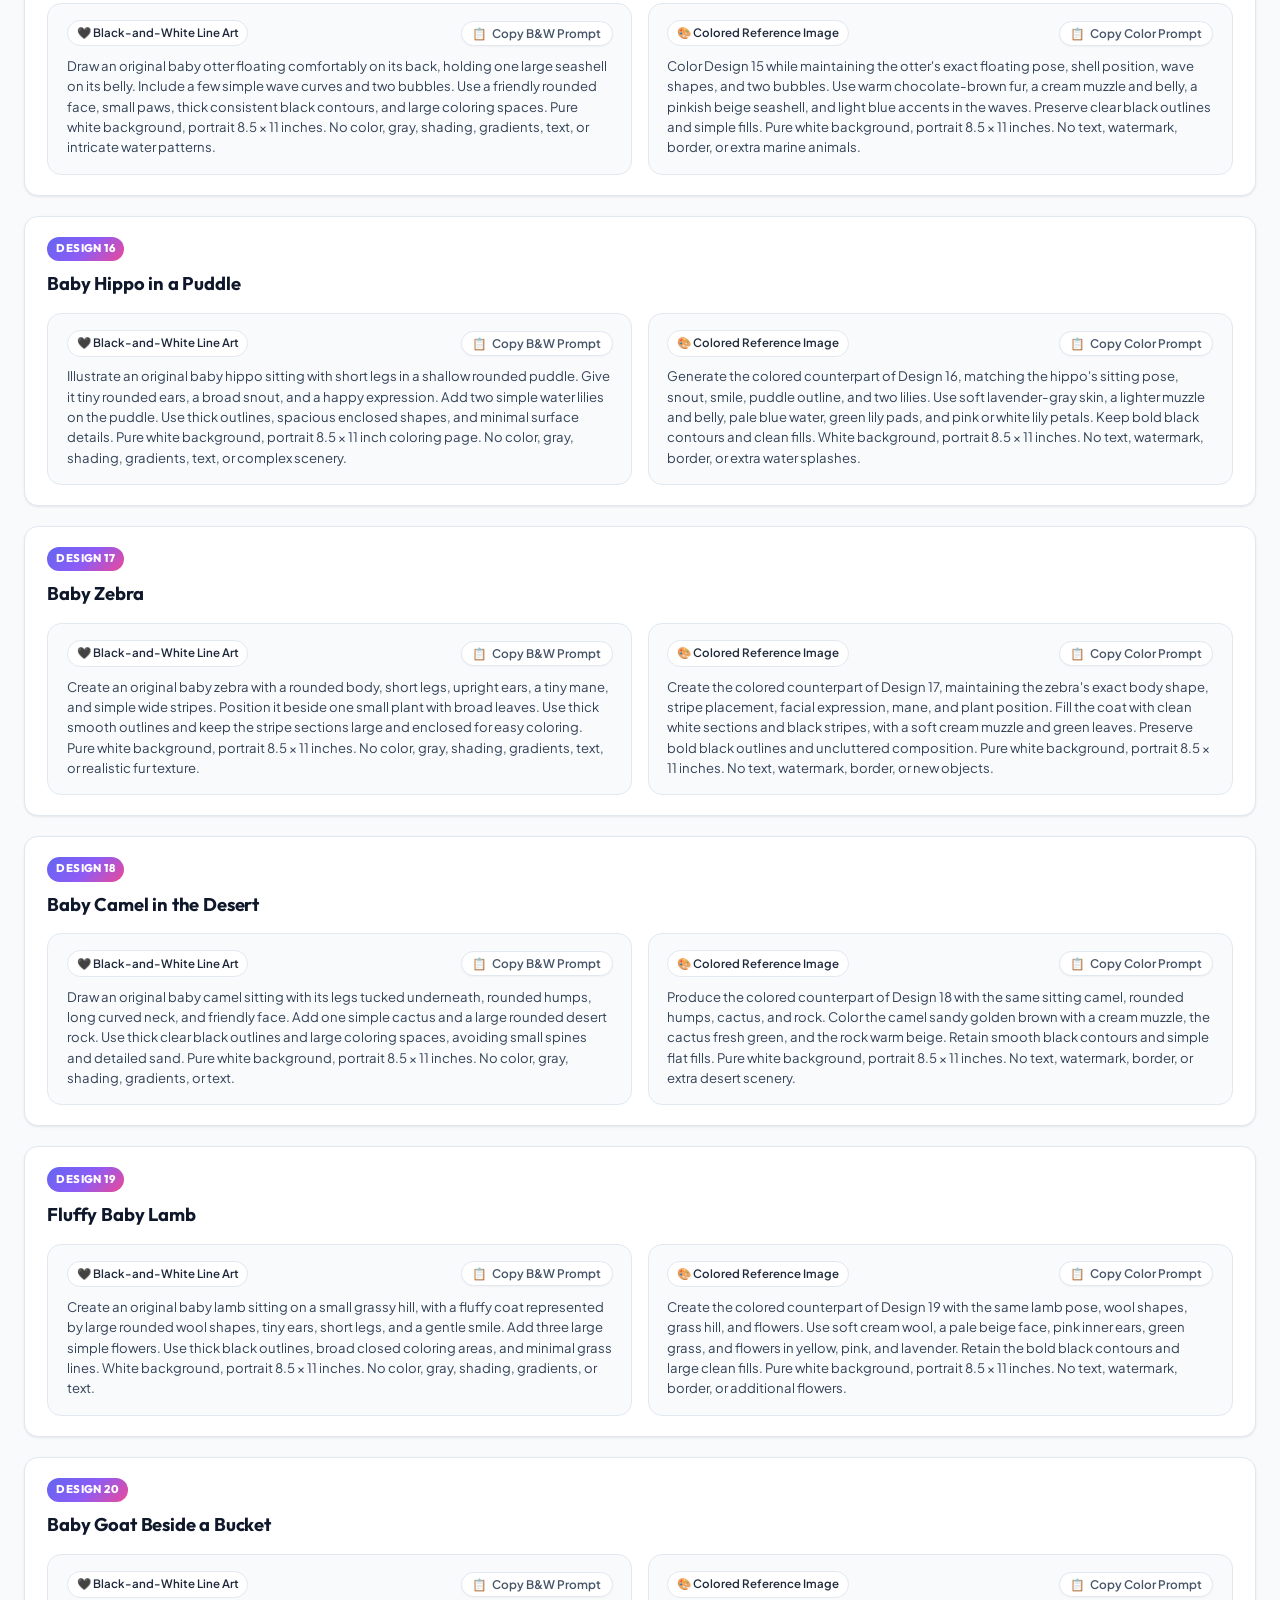
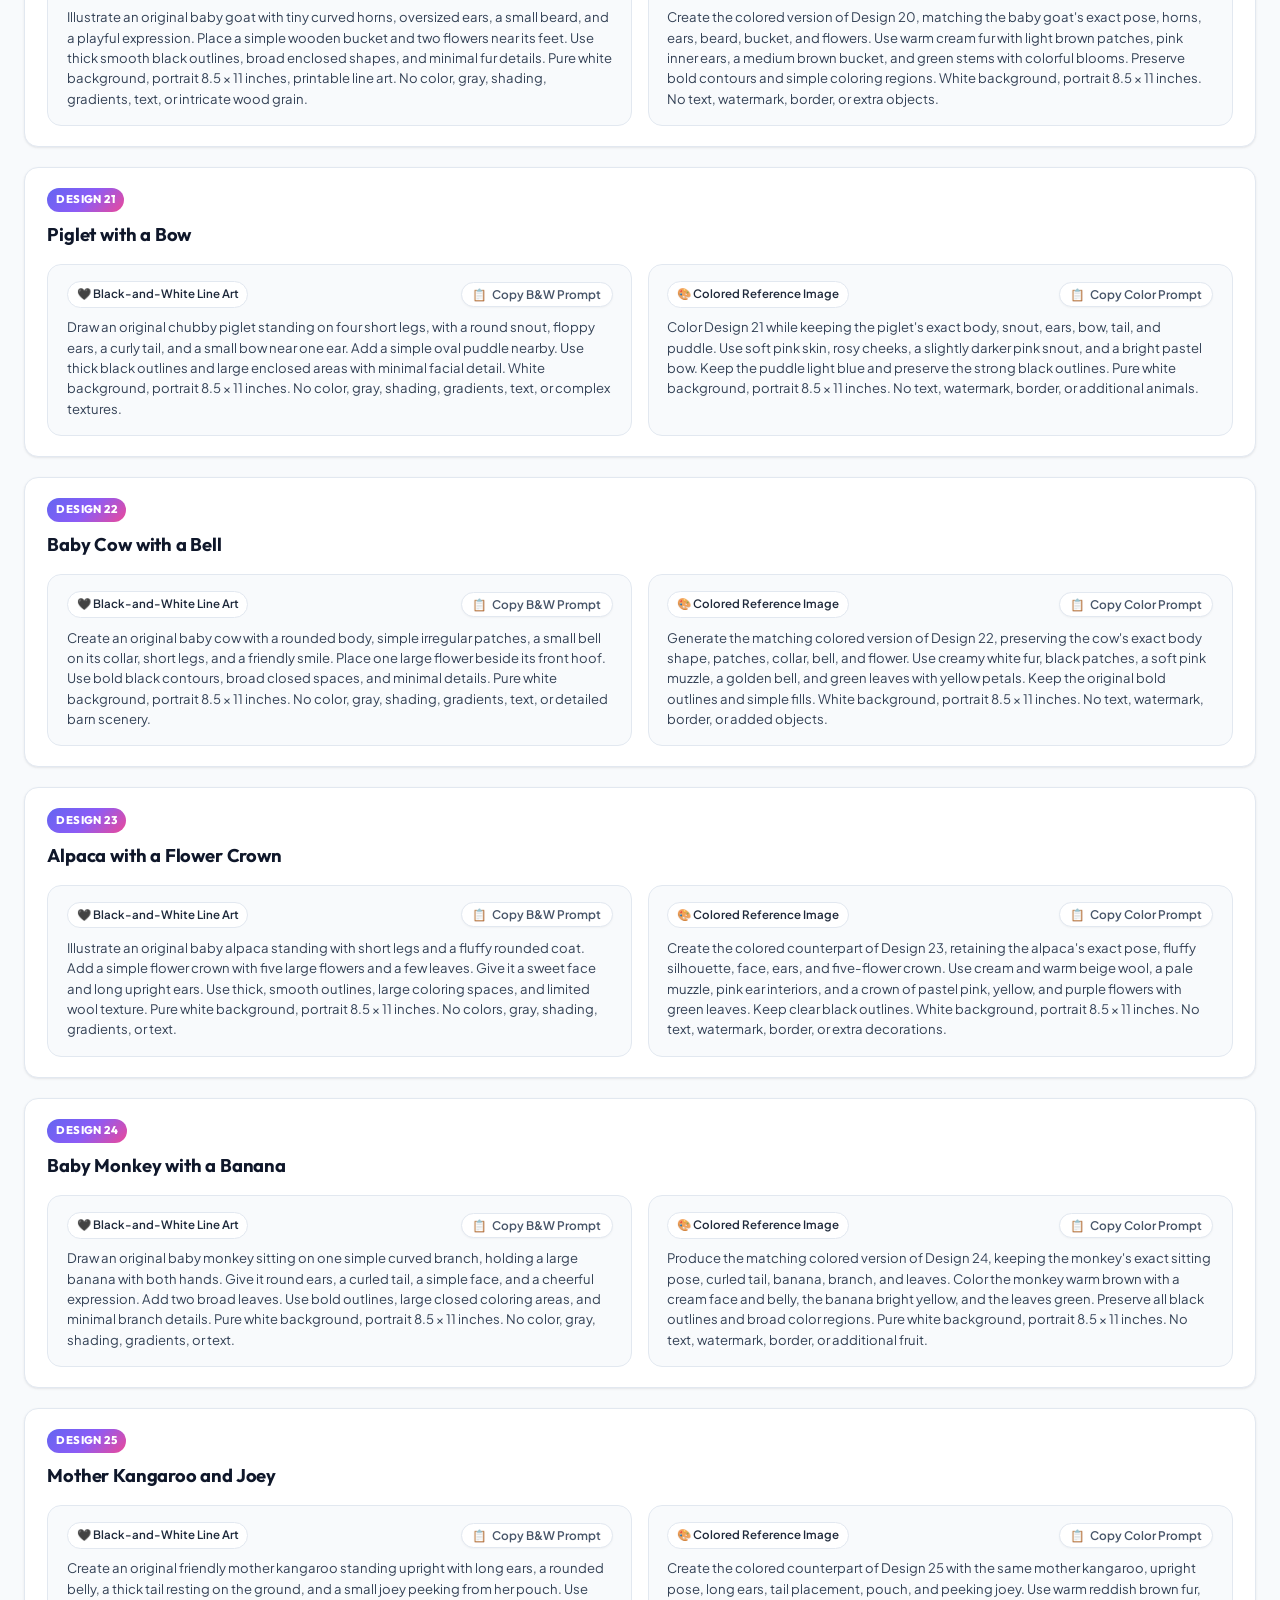
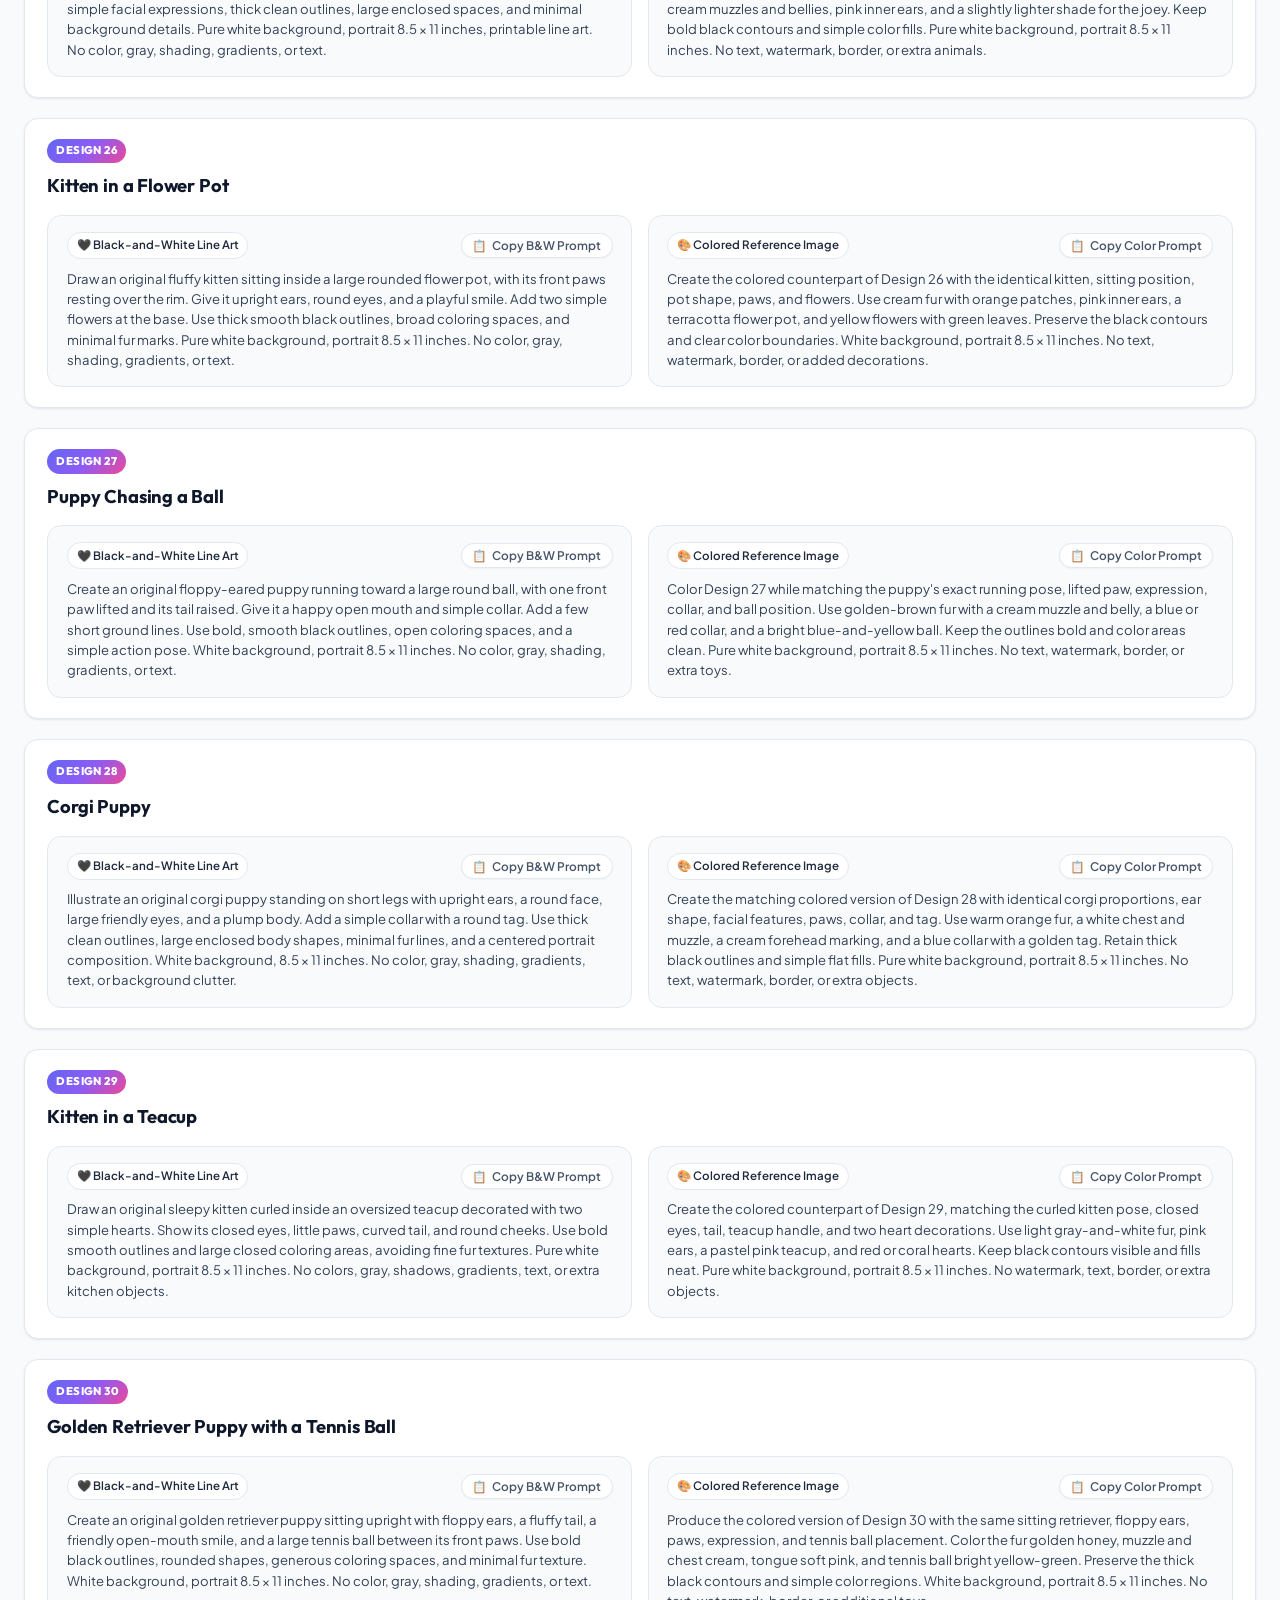
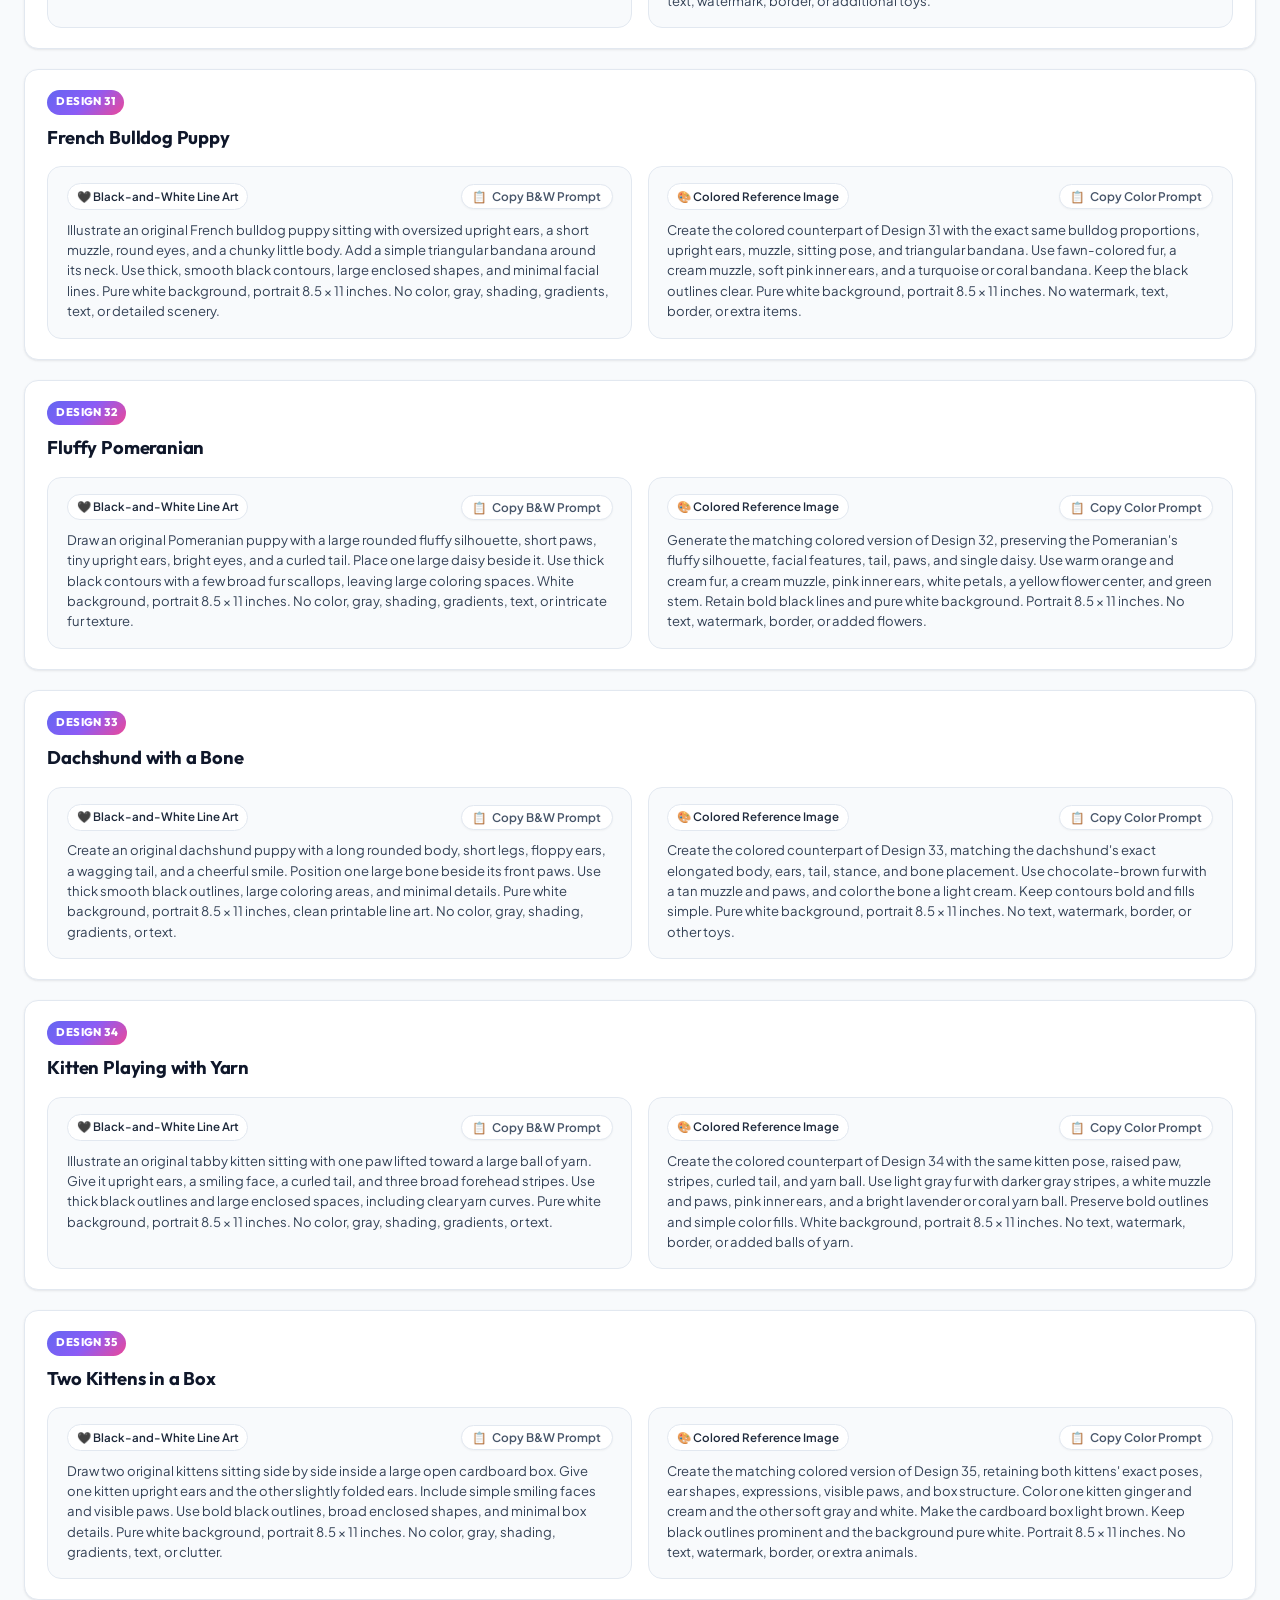
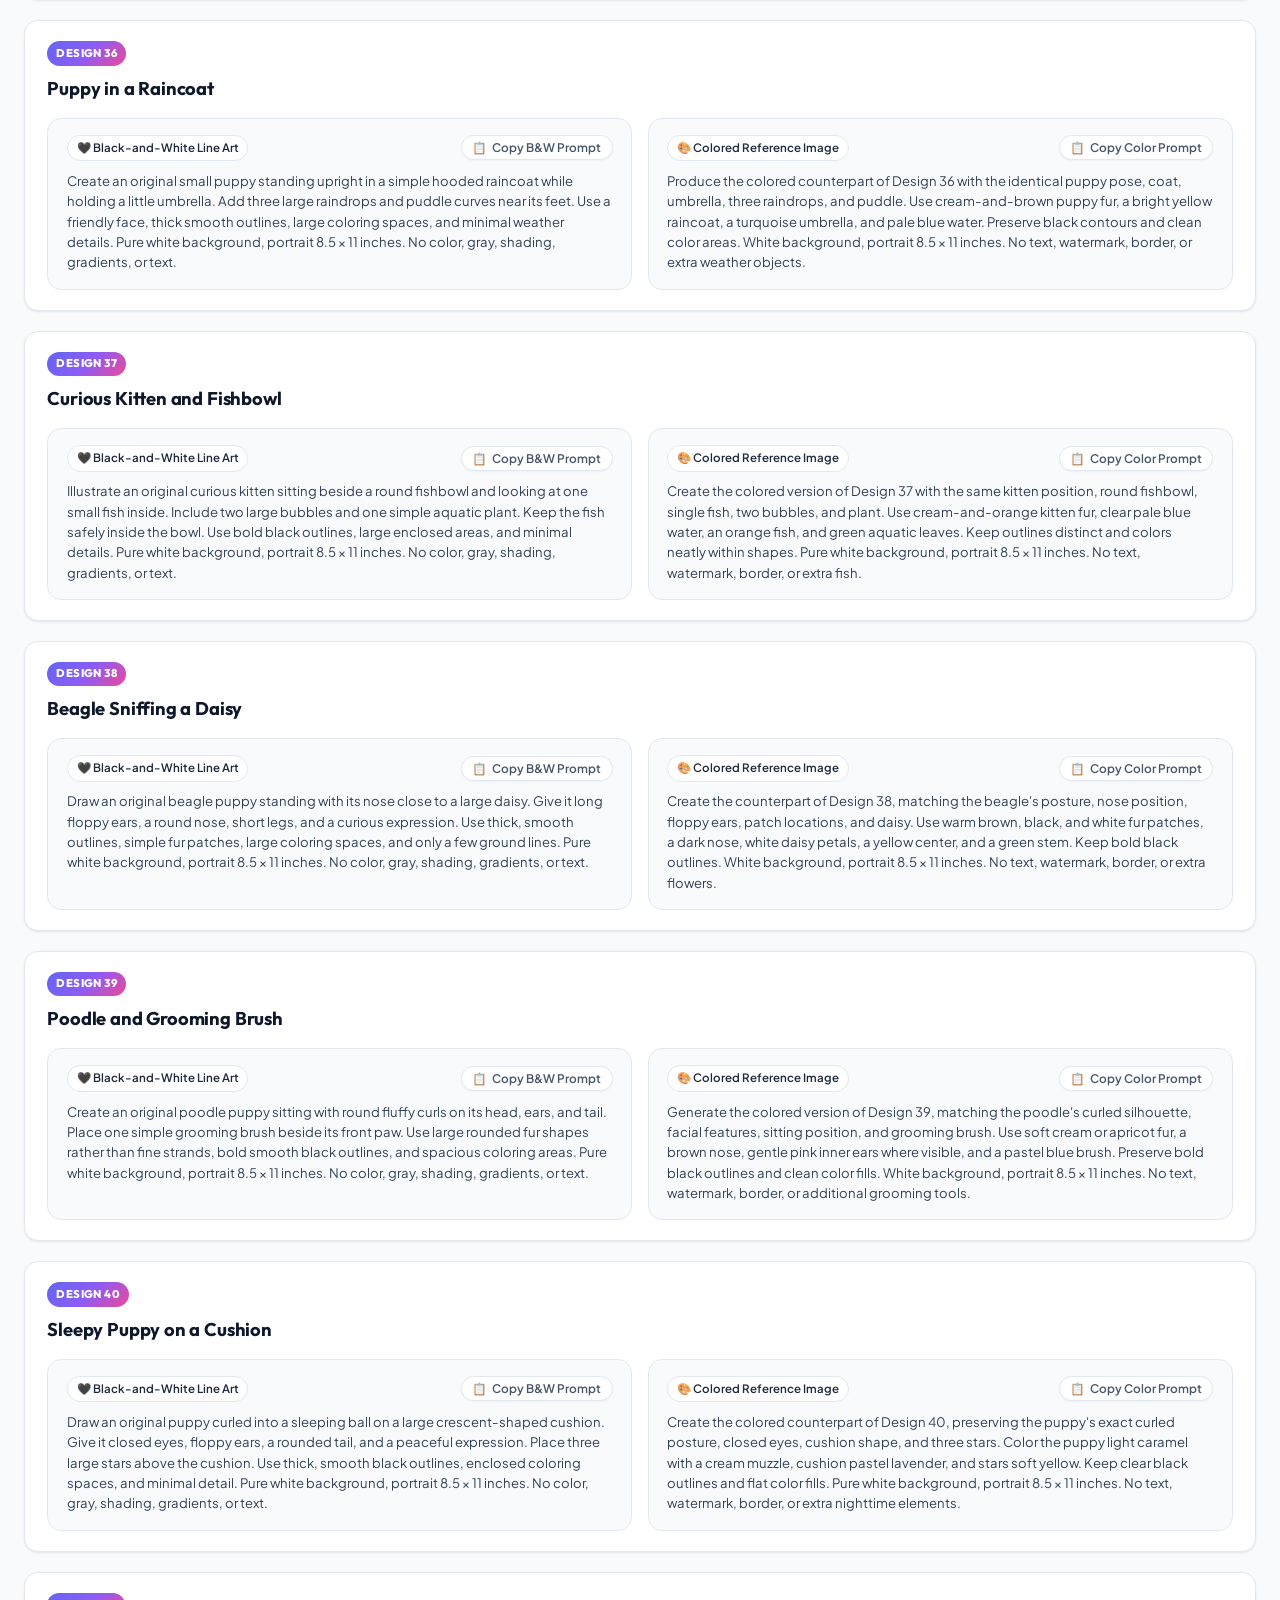
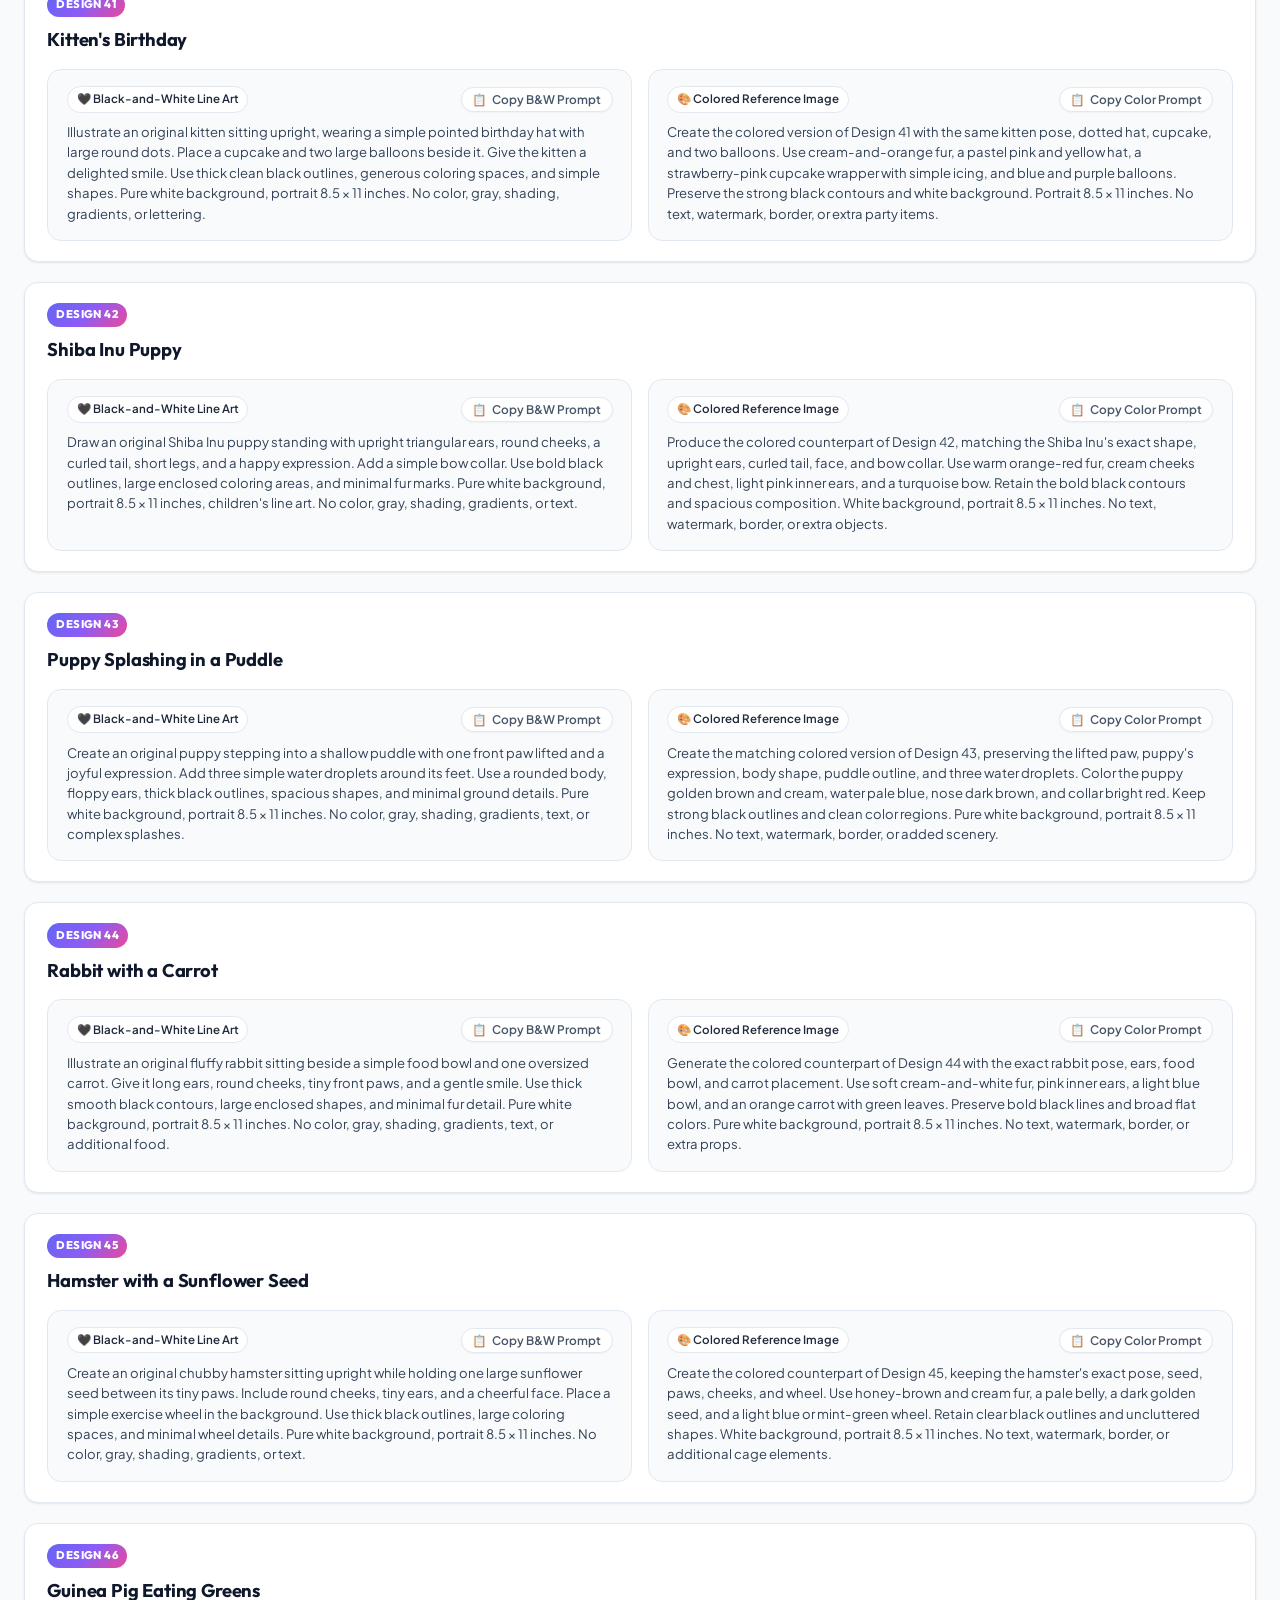
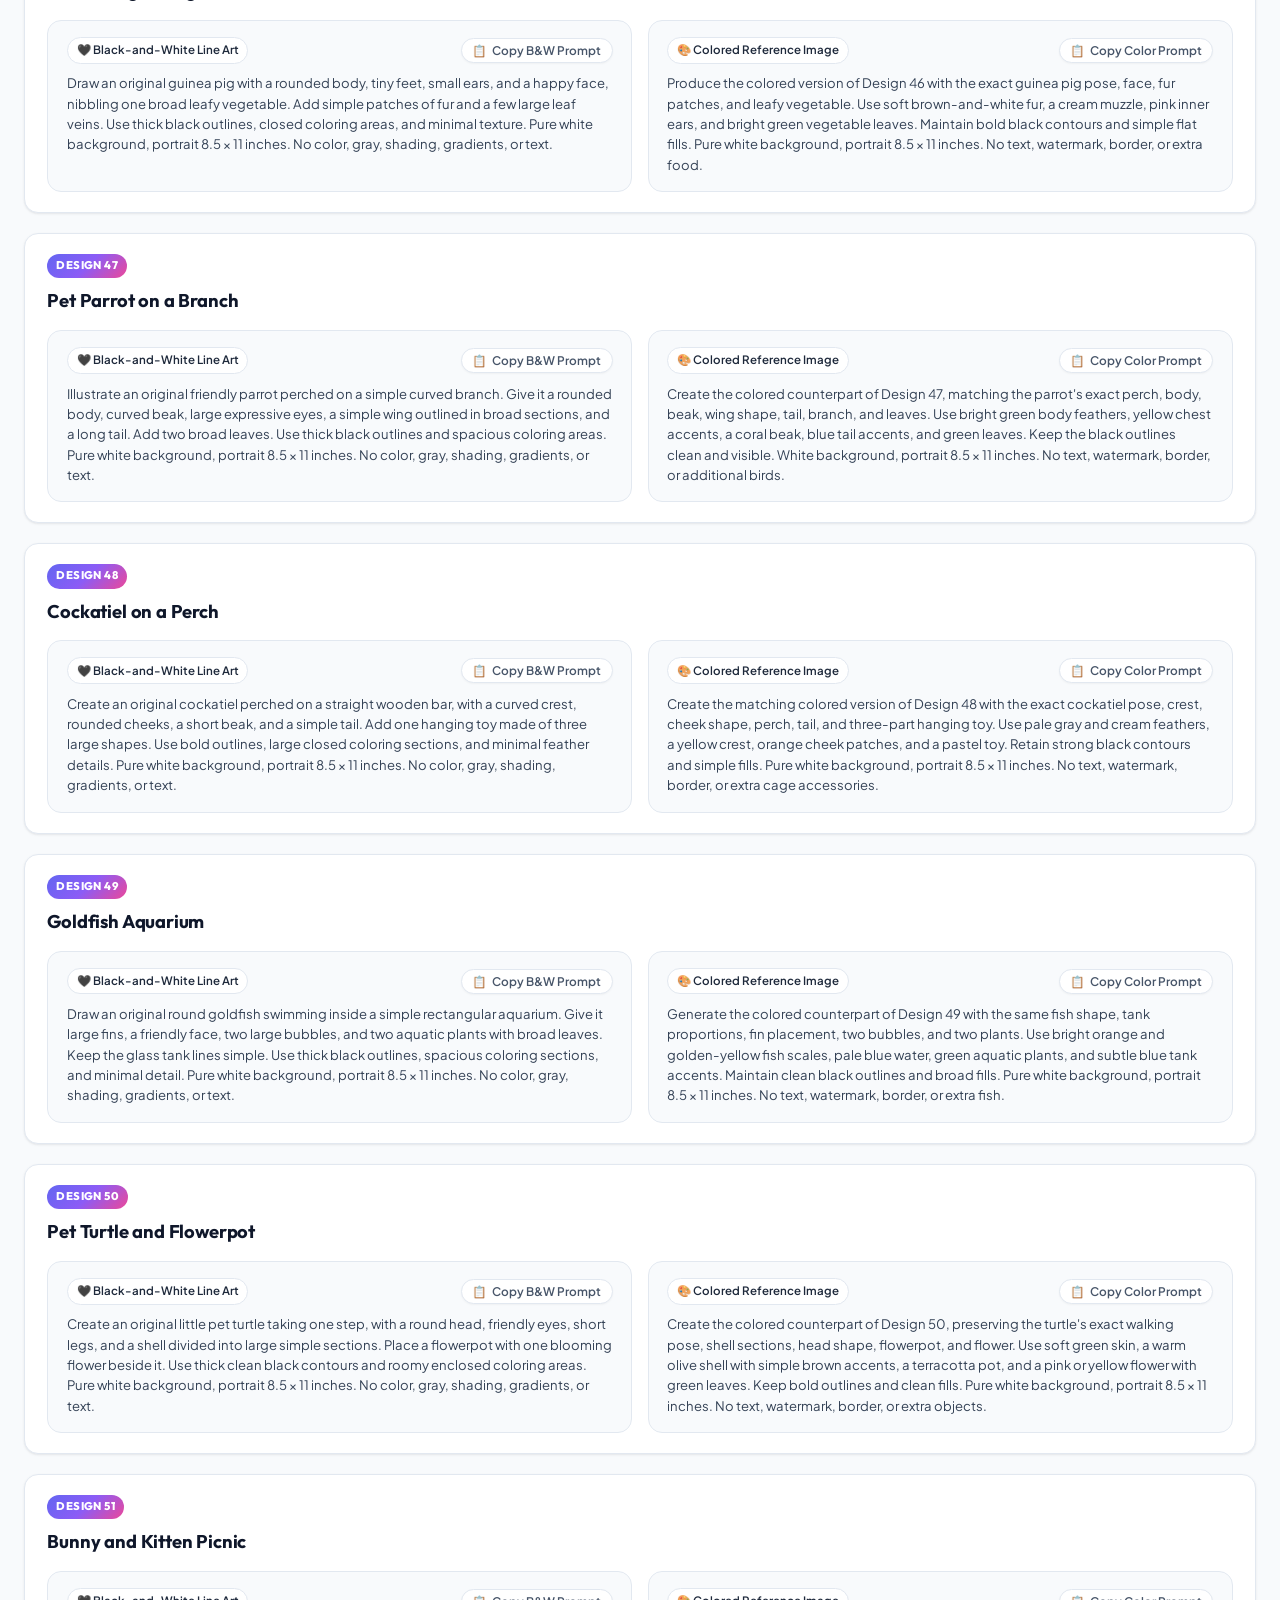
<file: pages/cute-animals-pets.html>
<!DOCTYPE html>
<html lang="en">
<head>
  <meta charset="UTF-8">
  <meta name="viewport" content="width=device-width, initial-scale=1.0">
  <title>75 Cute Animals & Pets Coloring Pages | 150 AI Prompts (B&W + Colored)</title>
  <meta name="description" content="75 original designs and 150 ready-to-use AI image prompts with black-and-white coloring pages and matching colored references for Amazon KDP, Etsy, and Midjourney.">
  <!-- Favicon / Logo -->
  <link rel="icon" type="image/jpeg" href="../raushan.jpg">
  <link rel="shortcut icon" href="../raushan.jpg">
  <link rel="apple-touch-icon" href="../raushan.jpg">
  <link rel="stylesheet" href="../style.css">
</head>
<body>
  <!-- Ambient background glow -->
  <div class="ambient-glow"></div>
  <div class="ambient-orb orb-1"></div>

  <!-- Top Creator & Copyright Bar -->
  <header class="top-creator-bar">
    <a href="../index.html" class="creator-badge-pill" title="Official Collection Provided by Raushan – Back to Home">
      <div class="creator-avatar-wrap">
        <img src="../raushan.jpg" alt="Provided by Raushan" class="creator-avatar-img">
        <span class="creator-verified-badge" title="Verified Creator">✓</span>
      </div>
      <div class="creator-details">
        <span class="creator-name-text">Provided by <strong class="creator-highlight">Raushan</strong></span>
      </div>
    </a>
  </header>

  <!-- Top Header Sticker -->
  <div class="top-header-sticker-wrap">
    <a href="../index.html" class="top-header-sticker" title="1000 AI Coloring Page Prompts – Home">
      <span class="sticker-sparkle">✨</span>
      <span class="sticker-title">1000 AI Coloring Page Prompts – Complete B&W & Color Reference Collection</span>
    </a>
  </div>

  <!-- Floating Categories Button (Bottom Right) -->
  <button id="sidebar-toggle-btn" class="floating-categories-fab" aria-label="Open All 10 Categories" title="Open All 10 Categories">
    <svg width="20" height="20" viewBox="0 0 24 24" fill="none" stroke="currentColor" stroke-width="2.3" stroke-linecap="round" stroke-linejoin="round">
      <line x1="3" y1="12" x2="21" y2="12"></line>
      <line x1="3" y1="6" x2="21" y2="6"></line>
      <line x1="3" y1="18" x2="21" y2="18"></line>
    </svg>
    <span class="fab-label">Categories</span>
    <span class="fab-count-badge">10</span>
  </button>

  <!-- Offcanvas Categories Sidebar Drawer -->
  <div id="sidebar-overlay" class="sidebar-overlay" aria-hidden="true"></div>
  <aside id="app-sidebar" class="app-sidebar" aria-label="Categories Navigation">
    <div class="sidebar-header">
      <a href="../index.html" class="sidebar-brand">
        <img src="../raushan.jpg" alt="Raushan" class="sidebar-brand-avatar">
        <div>
          <h3>1000 AI <span class="brand-badge">Prompts</span></h3>
          <span class="sidebar-author-line">© Provided by Raushan</span>
        </div>
      </a>
      <button id="sidebar-close-btn" class="sidebar-close-btn" aria-label="Close sidebar">✕</button>
    </div>

    <div class="sidebar-body">
      <!-- Categories Header -->
      <div class="sidebar-section-header" style="margin-top: 0.25rem;">
        <span class="sidebar-section-title">All 10 Categories</span>
        <span class="sidebar-meta-badge">500+ Prompts</span>
      </div>

      <!-- Categories List -->
      <nav class="sidebar-categories-nav">
        <a href="cute-animals-pets.html" class="sidebar-cat-item active">
          <div class="sidebar-cat-icon" style="background: rgba(255, 107, 139, 0.12); color: #FF6B8B;">🐾</div>
          <div class="sidebar-cat-info">
            <span class="sidebar-cat-name">Cute Animals & Pets</span>
            <span class="sidebar-cat-sub">75 Designs • 150 Prompts</span>
          </div>
          <span class="sidebar-cat-count" style="background: rgba(255, 107, 139, 0.15); color: #FF6B8B;">75</span>
        </a>

        <a href="ocean-sea-animals.html" class="sidebar-cat-item">
          <div class="sidebar-cat-icon" style="background: rgba(0, 198, 255, 0.12); color: #0099FF;">🐋</div>
          <div class="sidebar-cat-info">
            <span class="sidebar-cat-name">Ocean & Sea Animals</span>
            <span class="sidebar-cat-sub">40 Designs • 80 Prompts</span>
          </div>
          <span class="sidebar-cat-count">40</span>
        </a>

        <a href="kawaii-food-desserts.html" class="sidebar-cat-item">
          <div class="sidebar-cat-icon" style="background: rgba(243, 85, 162, 0.12); color: #F355A2;">🧁</div>
          <div class="sidebar-cat-info">
            <span class="sidebar-cat-name">Kawaii Food & Desserts</span>
            <span class="sidebar-cat-sub">50 Designs • 100 Prompts</span>
          </div>
          <span class="sidebar-cat-count">50</span>
        </a>

        <a href="flowers-gardens.html" class="sidebar-cat-item">
          <div class="sidebar-cat-icon" style="background: rgba(16, 185, 129, 0.12); color: #10B981;">🌸</div>
          <div class="sidebar-cat-info">
            <span class="sidebar-cat-name">Flowers & Gardens</span>
            <span class="sidebar-cat-sub">50 Designs • 100 Prompts</span>
          </div>
          <span class="sidebar-cat-count">50</span>
        </a>

        <a href="fantasy-magical-creatures.html" class="sidebar-cat-item">
          <div class="sidebar-cat-icon" style="background: rgba(139, 92, 246, 0.12); color: #8B5CF6;">✨</div>
          <div class="sidebar-cat-info">
            <span class="sidebar-cat-name">Fantasy & Magical</span>
            <span class="sidebar-cat-sub">40 Designs • 80 Prompts</span>
          </div>
          <span class="sidebar-cat-count">40</span>
        </a>

        <a href="dinosaurs-prehistoric.html" class="sidebar-cat-item">
          <div class="sidebar-cat-icon" style="background: rgba(245, 158, 11, 0.12); color: #F59E0B;">🦖</div>
          <div class="sidebar-cat-info">
            <span class="sidebar-cat-name">Dinosaurs & Prehistoric</span>
            <span class="sidebar-cat-sub">Brontosaurus, T-Rex & raptors</span>
          </div>
          <span class="sidebar-cat-count">50</span>
        </a>

        <a href="vehicles-transportation.html" class="sidebar-cat-item">
          <div class="sidebar-cat-icon" style="background: rgba(236, 72, 153, 0.12); color: #EC4899;">🚀</div>
          <div class="sidebar-cat-info">
            <span class="sidebar-cat-name">Vehicles & Transport</span>
            <span class="sidebar-cat-sub">35 Designs • 70 Prompts</span>
          </div>
          <span class="sidebar-cat-count">35</span>
        </a>

        <a href="cozy-bold-easy.html" class="sidebar-cat-item">
          <div class="sidebar-cat-icon" style="background: rgba(249, 115, 22, 0.12); color: #F97316;">☕</div>
          <div class="sidebar-cat-info">
            <span class="sidebar-cat-name">Cozy, Bold & Easy</span>
            <span class="sidebar-cat-sub">75 Designs • 150 Prompts</span>
          </div>
          <span class="sidebar-cat-count">75</span>
        </a>

        <a href="relaxation-mindfulness.html" class="sidebar-cat-item">
          <div class="sidebar-cat-icon" style="background: rgba(6, 182, 212, 0.12); color: #06B6D4;">🧘</div>
          <div class="sidebar-cat-info">
            <span class="sidebar-cat-name">Relaxation & Mandalas</span>
            <span class="sidebar-cat-sub">35 Designs • 70 Prompts</span>
          </div>
          <span class="sidebar-cat-count">35</span>
        </a>

        <a href="seasonal-holiday.html" class="sidebar-cat-item">
          <div class="sidebar-cat-icon" style="background: rgba(225, 29, 72, 0.12); color: #E11D48;">🎄</div>
          <div class="sidebar-cat-info">
            <span class="sidebar-cat-name">Seasonal & Holiday</span>
            <span class="sidebar-cat-sub">50 Designs • 100 Prompts</span>
          </div>
          <span class="sidebar-cat-count">50</span>
        </a>
      </nav>
    </div>

    <div class="sidebar-footer">
      <div style="font-size: 0.8rem; color: var(--text-muted); font-weight: 500;">
        © 2026 Provided by Raushan • Light Edition
      </div>
    </div>
  </aside>

  <main class="section-container" style="padding-top: 2rem;">
    <!-- Category Hero Header -->
    <div style="text-align: center; max-width: 900px; margin: 0 auto 2.5rem;">
      <h1 class="hero-title" style="margin-bottom: 0.75rem; font-size: clamp(2rem, 4vw, 2.85rem);">
        75 Cute Animals & Pets <span style="background: linear-gradient(135deg, #FF6B8B, #FFA07A); -webkit-background-clip: text; -webkit-text-fill-color: transparent;">Coloring Pages</span>
      </h1>

      <p style="color: var(--text-primary); font-size: 1.15rem; font-weight: 700; margin-bottom: 0.75rem;">
        150 Ready-to-Use AI Image Prompts | Black-and-White + Colored References
      </p>
    </div>




    <!-- Paired Prompts Container -->
    <div id="paired-prompts-container" class="paired-cards-container"></div>

    <!-- Empty State -->
    <div id="cute-no-results" style="display: none; text-align: center; padding: 4rem 1rem; background: #FFFFFF; border: 1px dashed var(--border-subtle); border-radius: var(--radius-lg);">
      <div style="font-size: 3rem; margin-bottom: 1rem;">🐾</div>
      <h3>No animal designs matched your search</h3>
      <p style="color: var(--text-secondary); margin-top: 0.5rem;">Try another keyword like puppy, kitten, panda, sloth, or fox.</p>
      <button id="reset-filter-btn" class="btn btn-secondary" style="margin-top: 1rem;">Reset Search & Filters</button>
    </div>



    <!-- Other Categories Carousel/Grid -->
    <div style="margin-top: 5rem; padding-top: 2.5rem; border-top: 1px solid var(--border-subtle);">
      <h3 style="font-family: var(--font-heading); font-size: 1.4rem; margin-bottom: 1.25rem; text-align: center;">
        Explore Next Prompt Collections
      </h3>
      <div style="display: flex; gap: 0.85rem; overflow-x: auto; padding-bottom: 1rem; justify-content: center; flex-wrap: wrap;">
        <a href="ocean-sea-animals.html" class="btn btn-secondary" style="border-radius: var(--radius-full);">🐋 Ocean & Sea Animals</a>
        <a href="kawaii-food-desserts.html" class="btn btn-secondary" style="border-radius: var(--radius-full);">🧁 Kawaii Food & Desserts</a>
        <a href="flowers-gardens.html" class="btn btn-secondary" style="border-radius: var(--radius-full);">🌸 Flowers & Gardens</a>
        <a href="fantasy-magical-creatures.html" class="btn btn-secondary" style="border-radius: var(--radius-full);">✨ Fantasy Creatures</a>
        <a href="cozy-bold-easy.html" class="btn btn-secondary" style="border-radius: var(--radius-full);">☕ Cozy, Bold & Easy</a>
      </div>
    </div>
  </main>

  <div id="toast-container" class="toast-container"></div>

  <!-- Footer -->
  <footer class="site-footer">
    <div class="footer-inner">
      <div class="footer-brand">
        <div class="brand-link">
          <div class="brand-text"><h2>1000 AI Coloring Page Prompts</h2></div>
        </div>
        <p>75 Cute Animals & Pets coloring designs (150 Black-and-White + Colored References) ready for Amazon KDP, Etsy, and creative printables.</p>
      </div>
      <div class="footer-col">
        <h4>Navigation</h4>
        <ul>
          <li><a href="../index.html">Home</a></li>
          <li><a href="#" onclick="document.getElementById('sidebar-toggle-btn').click(); return false;">All 10 Categories</a></li>
          <li><a href="cute-animals-pets.html">Cute Animals (150 Prompts)</a></li>
        </ul>
      </div>
      <div class="footer-col">
        <h4>Categories</h4>
        <ul>
          <li><a href="cute-animals-pets.html">Cute Animals & Pets</a></li>
          <li><a href="ocean-sea-animals.html">Ocean Animals</a></li>
          <li><a href="kawaii-food-desserts.html">Kawaii Food</a></li>
        </ul>
      </div>
    </div>
    <div class="footer-bottom">
      <div>© 2026 Provided by Raushan • 1000 AI Coloring Page Prompts Collection</div>
    </div>
  </footer>

  <!-- Scripts -->
  <script src="../prompts-data.js"></script>
  <script src="cute-animals-data.js?v=2"></script>
  <script>
    (function () {
      'use strict';

      // State
      let activeCategory = 'all'; // 'all', 1, 2, 3
      let searchQuery = '';
      let viewMode = 'both'; // 'both', 'bw', 'color'

      // DOM Elements
      const container = document.getElementById('paired-prompts-container');
      const noResultsEl = document.getElementById('cute-no-results');
      const searchInput = document.getElementById('cute-search-input');
      const clearSearchBtn = document.getElementById('cute-search-clear');
      const resetBtn = document.getElementById('reset-filter-btn');
      const filterPills = document.querySelectorAll('.filter-pill[data-cat]');
      const viewModeBtns = document.querySelectorAll('.view-mode-btn[data-mode]');
      const toastContainer = document.getElementById('toast-container');
      const copyChecklistBtn = document.getElementById('copy-checklist-btn');

      // Toast notification
      function showToast(message, icon = '✓') {
        const toast = document.createElement('div');
        toast.className = 'toast';
        toast.innerHTML = `<span style="color:#10B981; font-weight:800;">${icon}</span> <span>${message}</span>`;
        toastContainer.appendChild(toast);
        setTimeout(() => toast.remove(), 2600);
      }

      // Clipboard helper
      function copyText(text, btnElement, successMsg = 'Copied to clipboard!') {
        if (!text) return;

        if (navigator.clipboard && window.isSecureContext) {
          navigator.clipboard.writeText(text).then(() => {
            handleCopied(btnElement, successMsg);
          }).catch(() => {
            fallbackCopy(text, btnElement, successMsg);
          });
        } else {
          fallbackCopy(text, btnElement, successMsg);
        }
      }

      function fallbackCopy(text, btnElement, successMsg) {
        try {
          const ta = document.createElement('textarea');
          ta.value = text;
          ta.setAttribute('readonly', '');
          ta.style.position = 'fixed';
          ta.style.top = '0';
          ta.style.left = '0';
          ta.style.width = '2em';
          ta.style.height = '2em';
          ta.style.padding = '0';
          ta.style.border = 'none';
          ta.style.outline = 'none';
          ta.style.boxShadow = 'none';
          ta.style.background = 'transparent';
          ta.style.opacity = '0';
          ta.style.zIndex = '-9999';
          document.body.appendChild(ta);
          ta.focus();
          ta.select();
          ta.setSelectionRange(0, ta.value.length);
          document.execCommand('copy');
          document.body.removeChild(ta);
          handleCopied(btnElement, successMsg);
        } catch (err) {
          console.error('Fallback copy failed', err);
          handleCopied(btnElement, successMsg);
        }
      }

      function handleCopied(btn, msg) {
        showToast(msg);
        if (btn) {
          const original = btn.innerHTML;
          btn.classList.add('copied');
          btn.innerHTML = `<span>✓</span> <span>Copied!</span>`;
          setTimeout(() => {
            btn.classList.remove('copied');
            btn.innerHTML = original;
          }, 2000);
        }
      }

      // Filter Data
      function getFilteredDesigns() {
        const sourceData = (typeof window.CUTE_ANIMALS_DATA !== 'undefined' && Array.isArray(window.CUTE_ANIMALS_DATA) && window.CUTE_ANIMALS_DATA.length > 0)
          ? window.CUTE_ANIMALS_DATA
          : (typeof CUTE_ANIMALS_DATA !== 'undefined' ? CUTE_ANIMALS_DATA : []);

        return sourceData.filter(item => {
          // Category filter
          if (activeCategory !== 'all' && item.categoryNum !== Number(activeCategory)) {
            return false;
          }
          // Search query
          if (searchQuery) {
            const q = searchQuery.toLowerCase().trim();
            const inTitle = item.title.toLowerCase().includes(q);
            const inScene = item.scene.toLowerCase().includes(q);
            const inBw = item.bwPrompt.toLowerCase().includes(q);
            const inColor = item.colorPrompt.toLowerCase().includes(q);
            const inNum = item.designNumber.toLowerCase().includes(q);
            if (!inTitle && !inScene && !inBw && !inColor && !inNum) {
              return false;
            }
          }
          return true;
        });
      }

      // Render Cards
      function renderCards() {
        const designs = getFilteredDesigns();

        if (designs.length === 0) {
          container.innerHTML = '';
          noResultsEl.style.display = 'block';
          return;
        }

        noResultsEl.style.display = 'none';
        container.innerHTML = '';

        const frag = document.createDocumentFragment();

        designs.forEach(item => {
          const card = document.createElement('div');
          card.className = 'paired-card';
          card.id = `design-${item.id}`;

          const showBw = viewMode === 'both' || viewMode === 'bw';
          const showColor = viewMode === 'both' || viewMode === 'color';
          const gridClass = (viewMode === 'bw' || viewMode === 'color') ? 'single-col' : '';

          card.innerHTML = `
            <div class="paired-card-header">
              <div class="paired-card-top-row">
                <div class="paired-badges-group">
                  <span class="design-num-badge">${item.designNumber}</span>
                </div>
              </div>

              <h2 class="paired-title">${item.title}</h2>
            </div>

            <div class="paired-prompts-grid ${gridClass}">
              ${showBw ? `
                <div class="prompt-panel bw">
                  <div class="panel-header">
                    <span class="panel-badge bw">🖤 Black-and-White Line Art</span>
                    <button class="panel-copy-btn" data-copy-type="bw" data-id="${item.id}">
                      <span>📋</span> Copy B&W Prompt
                    </button>
                  </div>
                  <div class="panel-text" title="Black-and-White Image Prompt">${item.bwPrompt}</div>
                </div>
              ` : ''}

              ${showColor ? `
                <div class="prompt-panel color">
                  <div class="panel-header">
                    <span class="panel-badge color">🎨 Colored Reference Image</span>
                    <button class="panel-copy-btn" data-copy-type="color" data-id="${item.id}">
                      <span>📋</span> Copy Color Prompt
                    </button>
                  </div>
                  <div class="panel-text" title="Colored Reference Image Prompt">${item.colorPrompt}</div>
                </div>
              ` : ''}
            </div>
          `;

          frag.appendChild(card);
        });

        container.appendChild(frag);
      }

      // Event Delegation for Copy Buttons
      container.addEventListener('click', (e) => {
        const btn = e.target.closest('[data-copy-type]');
        if (!btn) return;

        const type = btn.getAttribute('data-copy-type');
        const id = Number(btn.getAttribute('data-id'));

        const allData = (typeof window.CUTE_ANIMALS_DATA !== 'undefined' && Array.isArray(window.CUTE_ANIMALS_DATA))
          ? window.CUTE_ANIMALS_DATA
          : (typeof CUTE_ANIMALS_DATA !== 'undefined' ? CUTE_ANIMALS_DATA : []);
        const item = allData.find(d => Number(d.id) === id);

        let textToCopy = '';
        let label = item ? item.designNumber : 'Prompt';

        if (type === 'bw') {
          textToCopy = (item && item.bwPrompt) ? item.bwPrompt : '';
          if (!textToCopy) {
            const panel = btn.closest('.prompt-panel');
            const panelText = panel ? panel.querySelector('.panel-text') : null;
            if (panelText) textToCopy = panelText.textContent.trim();
          }
          copyText(textToCopy, btn, `Copied ${label} B&W Prompt!`);
        } else if (type === 'color') {
          textToCopy = (item && item.colorPrompt) ? item.colorPrompt : '';
          if (!textToCopy) {
            const panel = btn.closest('.prompt-panel');
            const panelText = panel ? panel.querySelector('.panel-text') : null;
            if (panelText) textToCopy = panelText.textContent.trim();
          }
          copyText(textToCopy, btn, `Copied ${label} Colored Reference Prompt!`);
        } else if (type === 'both' && item) {
          const bothText = `### ${item.designNumber} — ${item.title}\n\nScene: ${item.scene}\n\n**BLACK-AND-WHITE IMAGE PROMPT**\n${item.bwPrompt}\n\n**COLORED REFERENCE IMAGE PROMPT**\n${item.colorPrompt}`;
          copyText(bothText, btn, `Copied Both Prompts for ${label}!`);
        }
      });

      // Filter Pills
      filterPills.forEach(pill => {
        pill.addEventListener('click', () => {
          filterPills.forEach(p => p.classList.remove('active'));
          pill.classList.add('active');
          activeCategory = pill.dataset.cat;
          renderCards();
        });
      });

      // View Mode Toggle
      viewModeBtns.forEach(btn => {
        btn.addEventListener('click', () => {
          viewModeBtns.forEach(b => b.classList.remove('active'));
          btn.classList.add('active');
          viewMode = btn.dataset.mode;
          renderCards();
        });
      });

      // Search Handler
      if (searchInput) {
        searchInput.addEventListener('input', (e) => {
          searchQuery = e.target.value;
          renderCards();
        });
      }

      if (clearSearchBtn) {
        clearSearchBtn.addEventListener('click', () => {
          if (searchInput) {
            searchInput.value = '';
            searchQuery = '';
            renderCards();
            searchInput.focus();
          }
        });
      }

      if (resetBtn) {
        resetBtn.addEventListener('click', () => {
          activeCategory = 'all';
          searchQuery = '';
          viewMode = 'both';
          if (searchInput) searchInput.value = '';
          filterPills.forEach(p => p.classList.toggle('active', p.dataset.cat === 'all'));
          viewModeBtns.forEach(b => b.classList.toggle('active', b.dataset.mode === 'both'));
          renderCards();
        });
      }

      // Copy Checklist
      if (copyChecklistBtn) {
        copyChecklistBtn.addEventListener('click', () => {
          const text = `# IMAGE GENERATION QUALITY CHECKLIST\n\nBefore adding any design to the final commercial prompt bundle:\n\n1. Generate the black-and-white image first.\n2. Upload that image as a reference when creating its matching colored version.\n3. Verify that the character, pose, facial features, and objects match between both images.\n4. Check line quality, closed contours, coloring-space size, and unwanted visual artifacts.\n5. Export each image as a separate high-resolution file and verify the actual dimensions and print layout.\n6. Confirm that your image-generation tool permits the intended commercial use and follow applicable Amazon KDP content-disclosure requirements.\n\nFinal collection: 75 unique design concepts, 75 black-and-white prompts, and 75 matching colored-reference prompts — 150 individual prompts in total.`;
          copyText(text, copyChecklistBtn, 'Checklist copied to clipboard!');
        });
      }

      // Sidebar drawer open/close
      const sidebar = document.getElementById('app-sidebar');
      const sidebarOverlay = document.getElementById('sidebar-overlay');
      const openBtn = document.getElementById('sidebar-toggle-btn');
      const closeBtn = document.getElementById('sidebar-close-btn');

      function openSidebar() {
        if (sidebar && sidebarOverlay) {
          sidebar.classList.add('open');
          sidebarOverlay.classList.add('open');
          document.body.style.overflow = 'hidden';
        }
      }

      function closeSidebar() {
        if (sidebar && sidebarOverlay) {
          sidebar.classList.remove('open');
          sidebarOverlay.classList.remove('open');
          document.body.style.overflow = '';
        }
      }

      if (openBtn) openBtn.addEventListener('click', openSidebar);
      if (closeBtn) closeBtn.addEventListener('click', closeSidebar);
      if (sidebarOverlay) sidebarOverlay.addEventListener('click', closeSidebar);
      document.addEventListener('keydown', (e) => {
        if (e.key === 'Escape' && sidebar && sidebar.classList.contains('open')) {
          closeSidebar();
        }
      });

      // Initial render & window event triggers
      renderCards();
      document.addEventListener('DOMContentLoaded', renderCards);
      window.addEventListener('load', renderCards);
    })();
  </script>
</body>
</html>
</file>
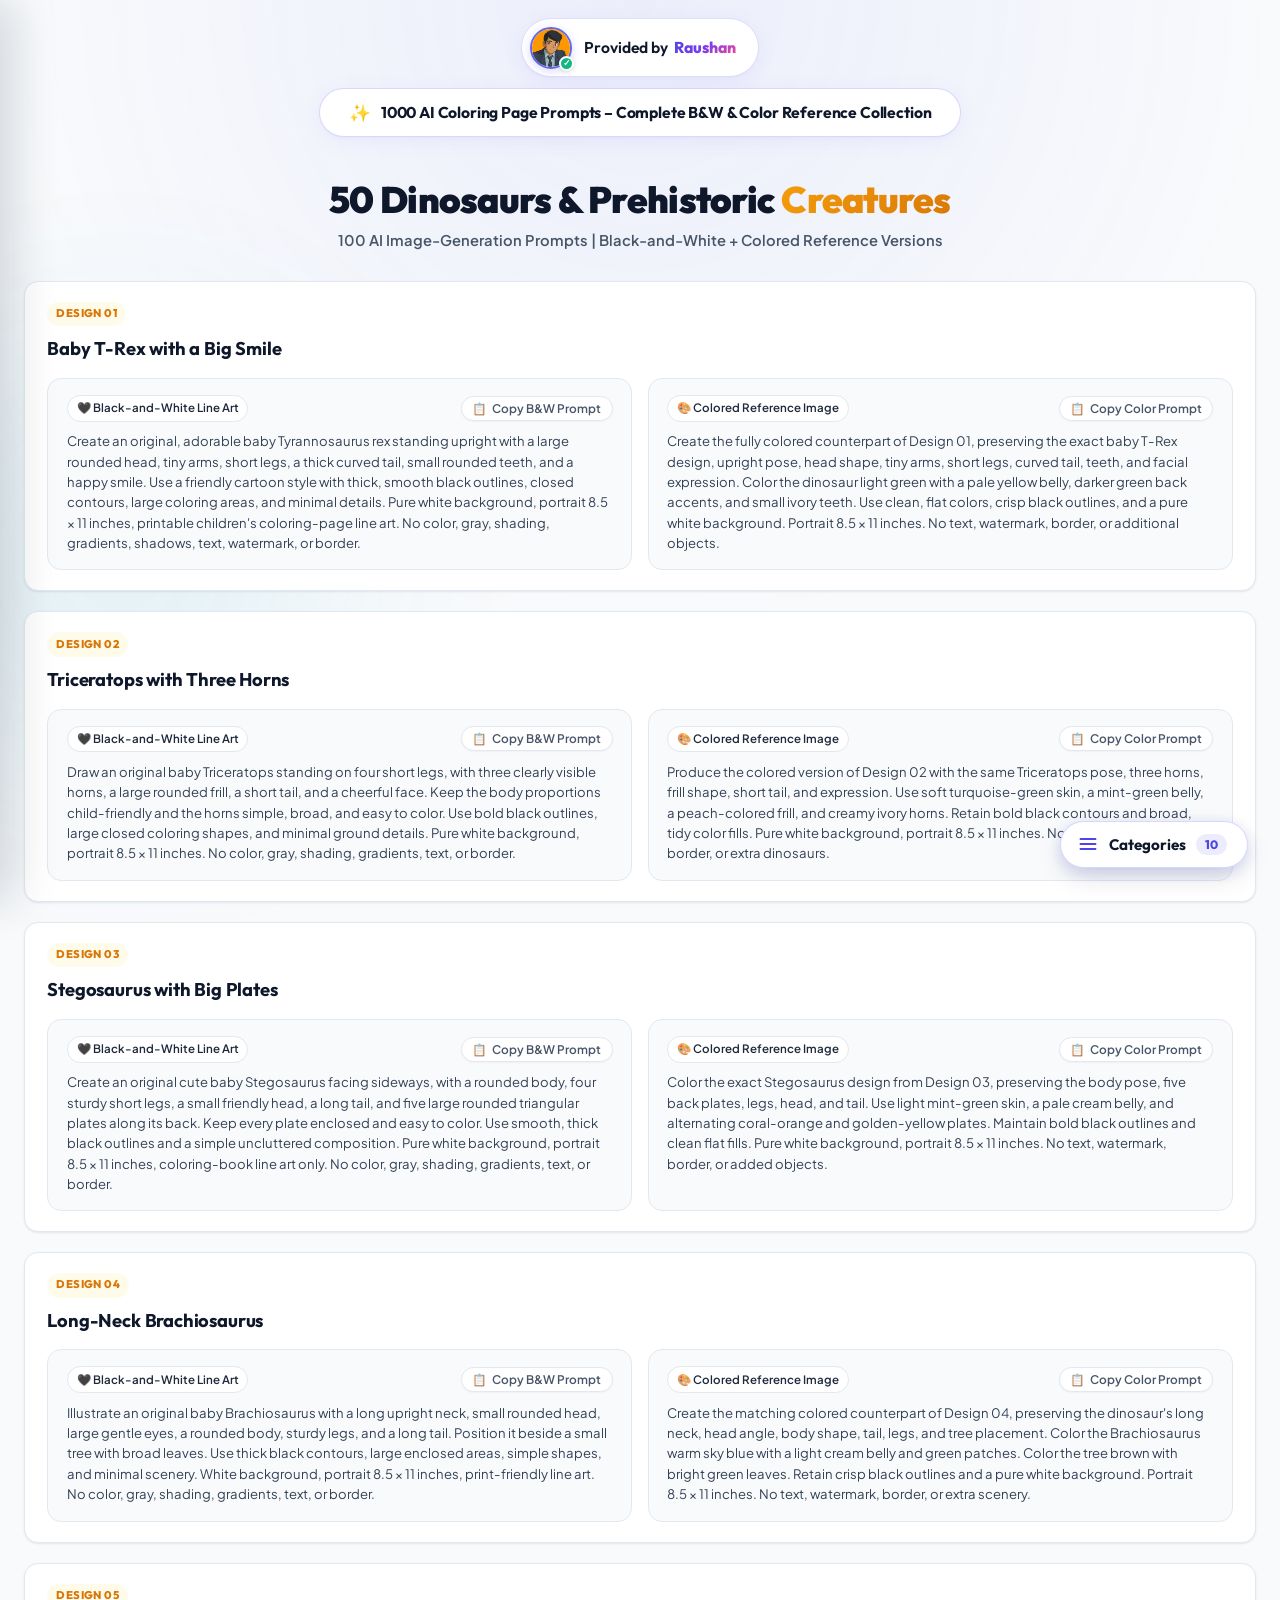
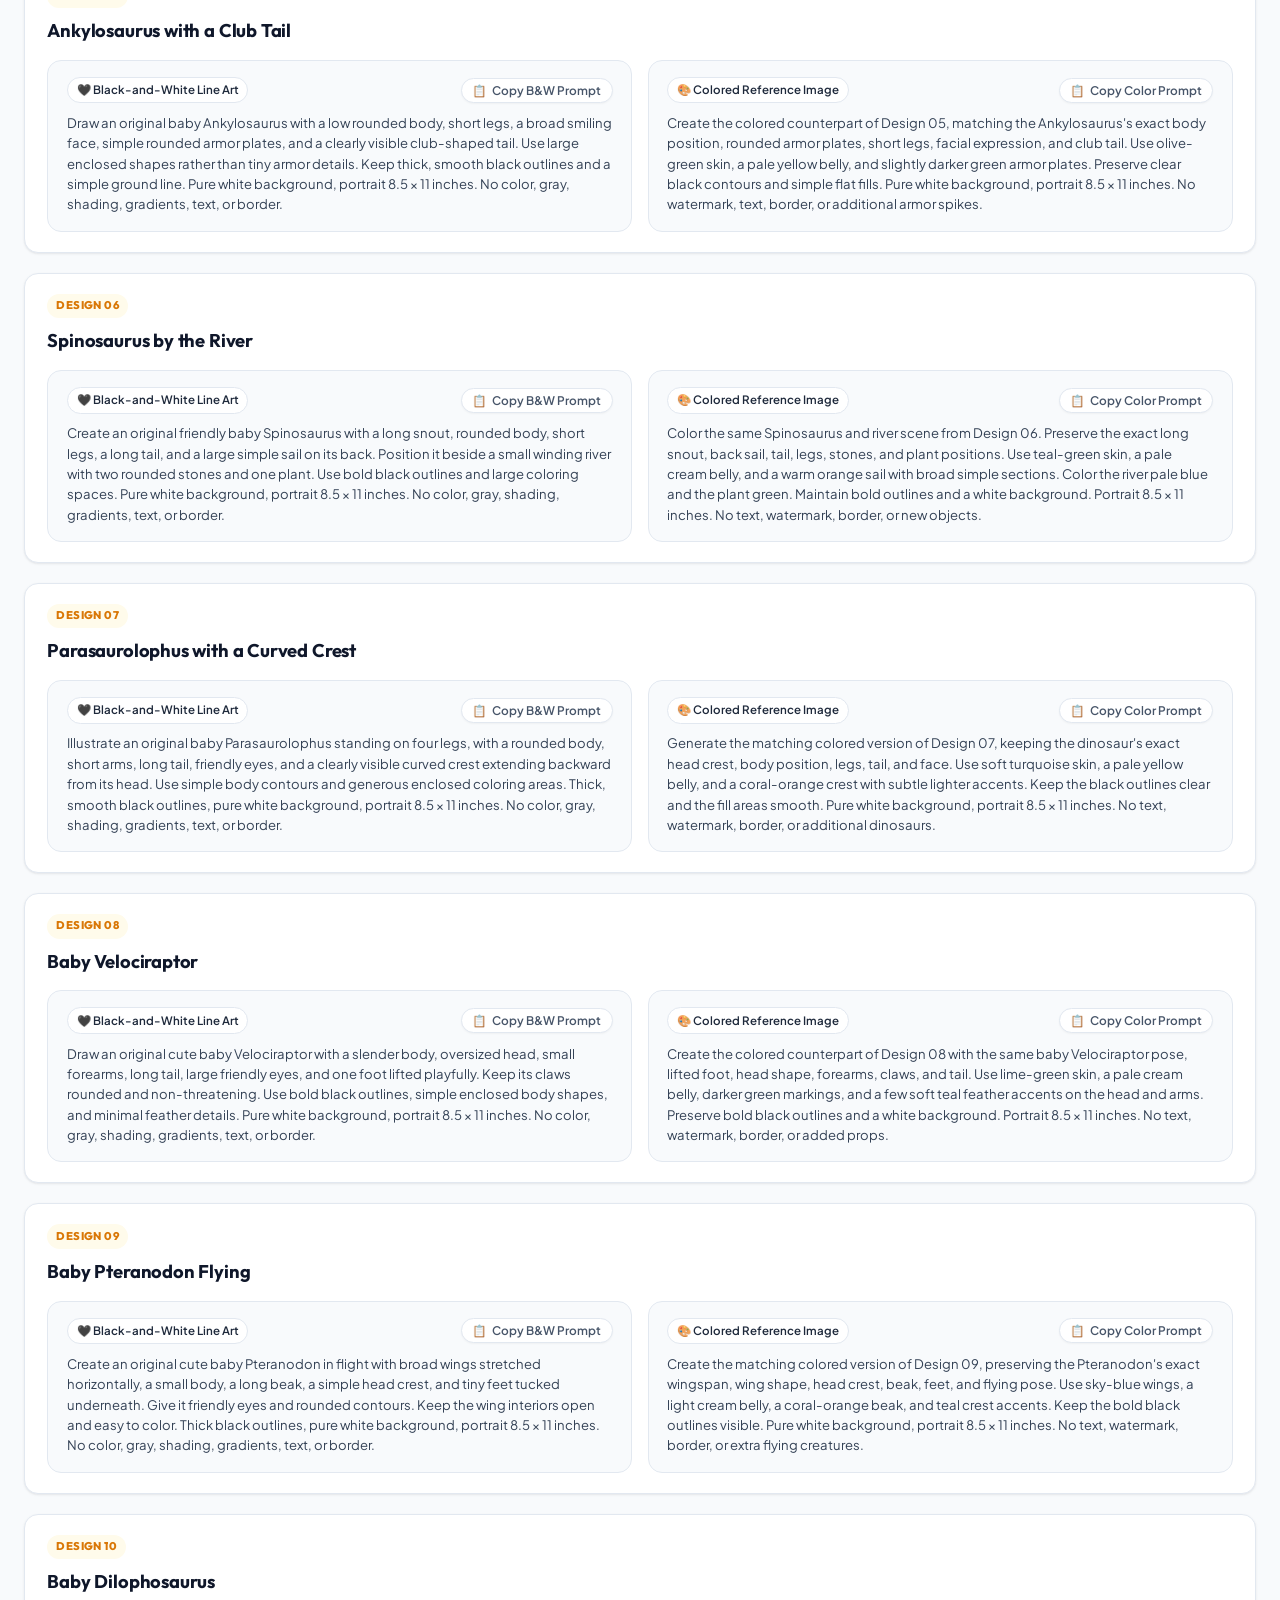
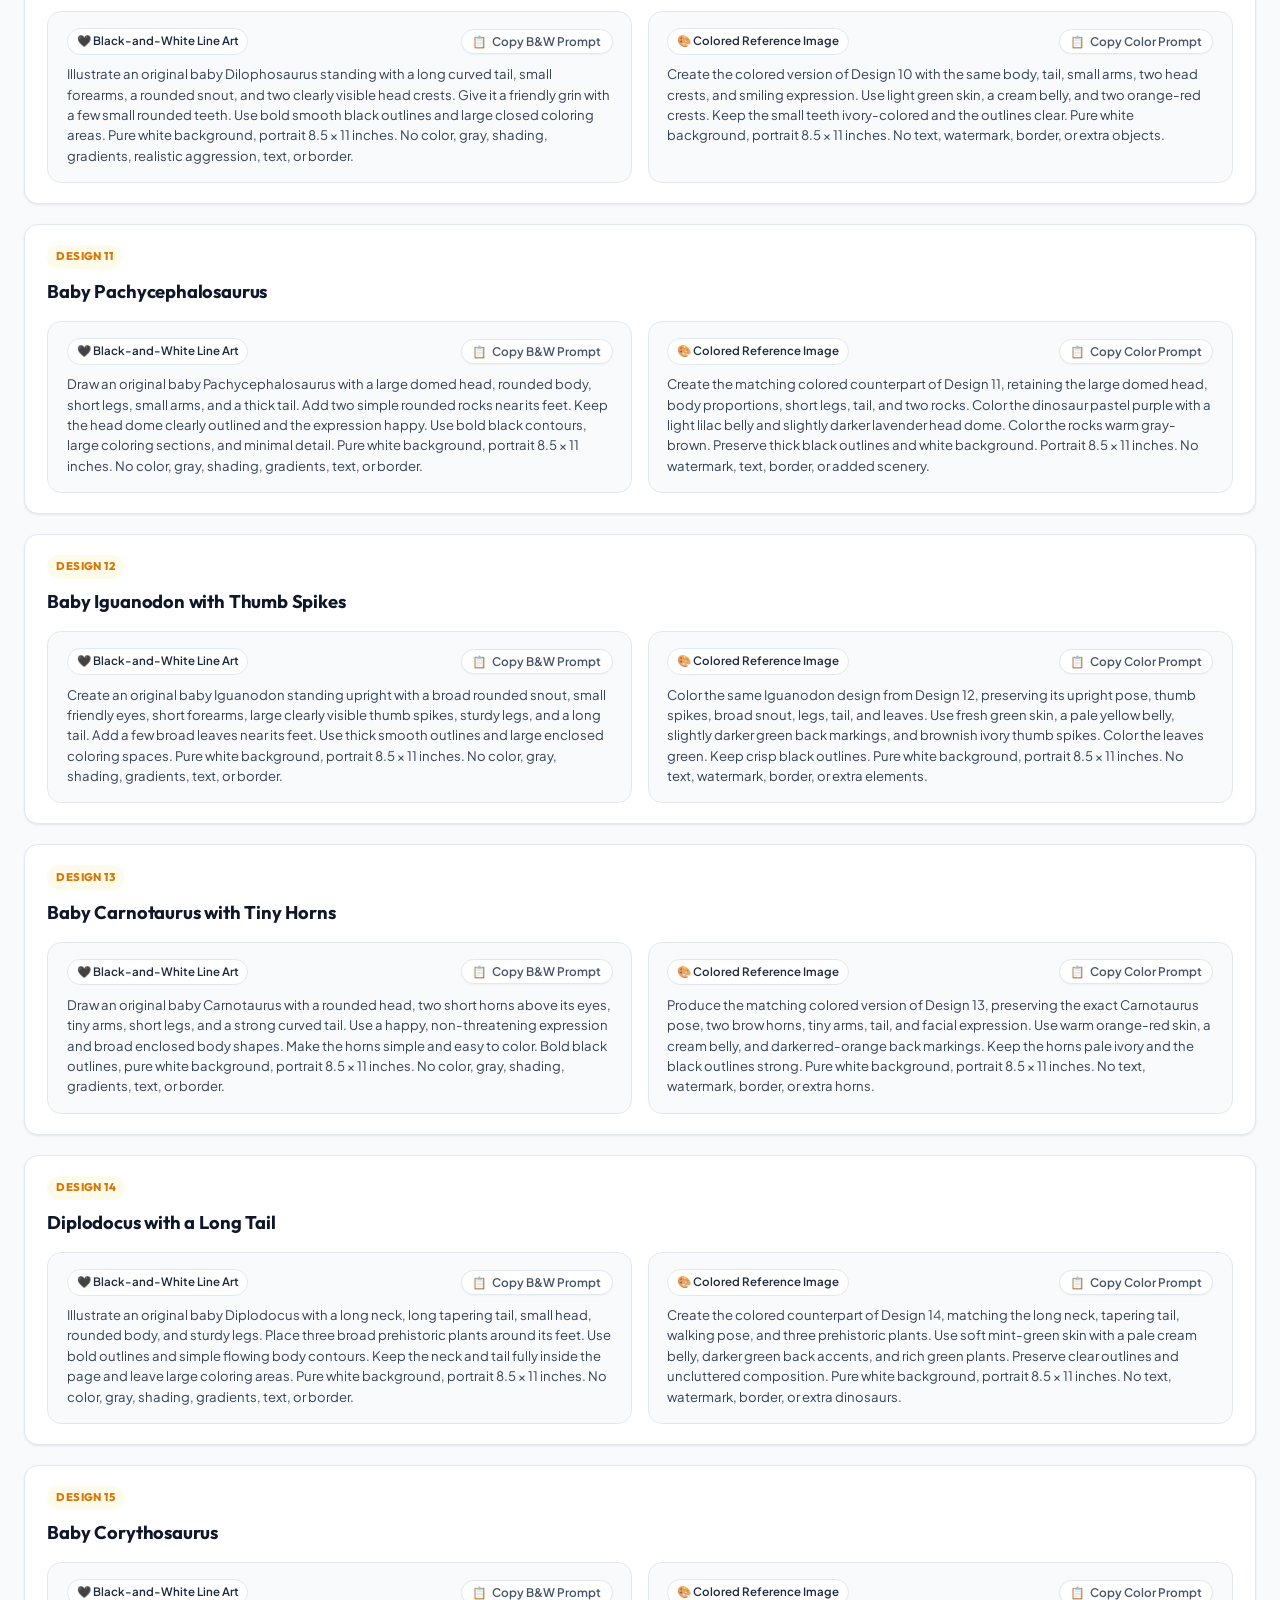
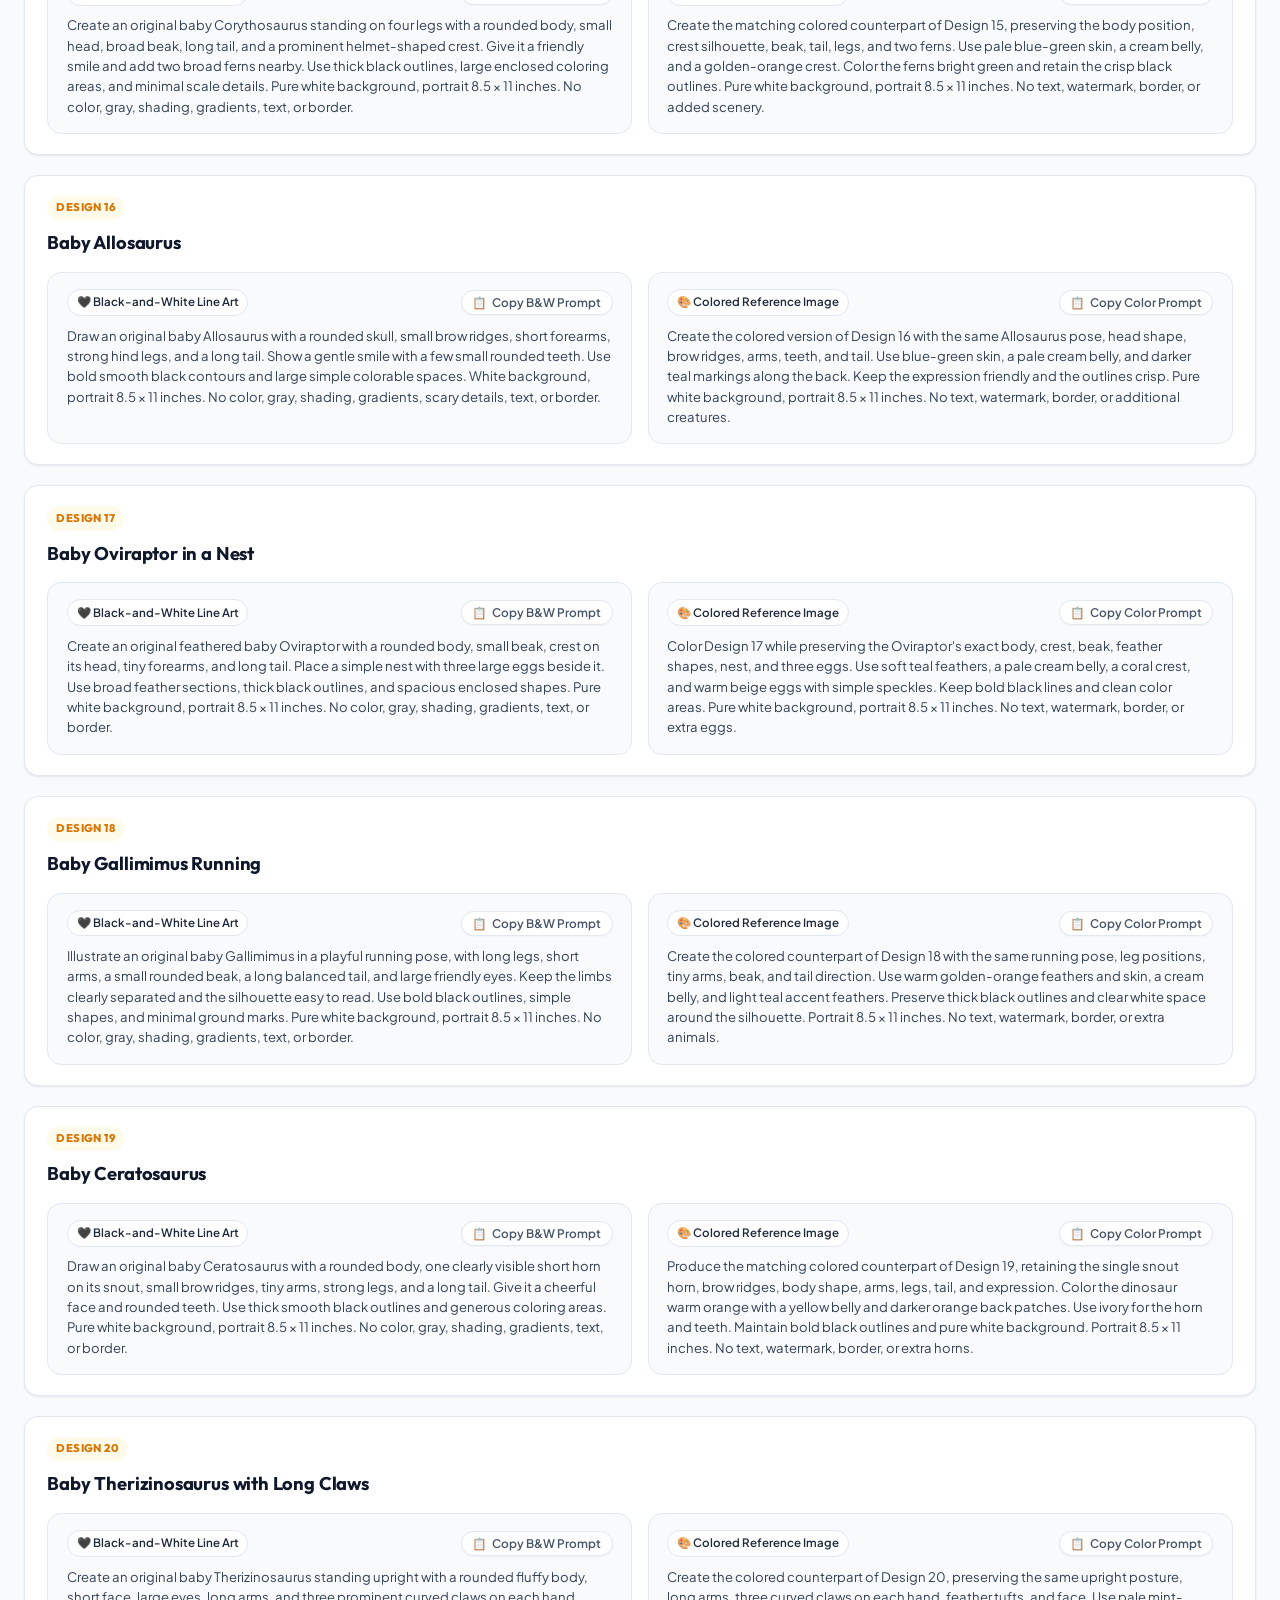
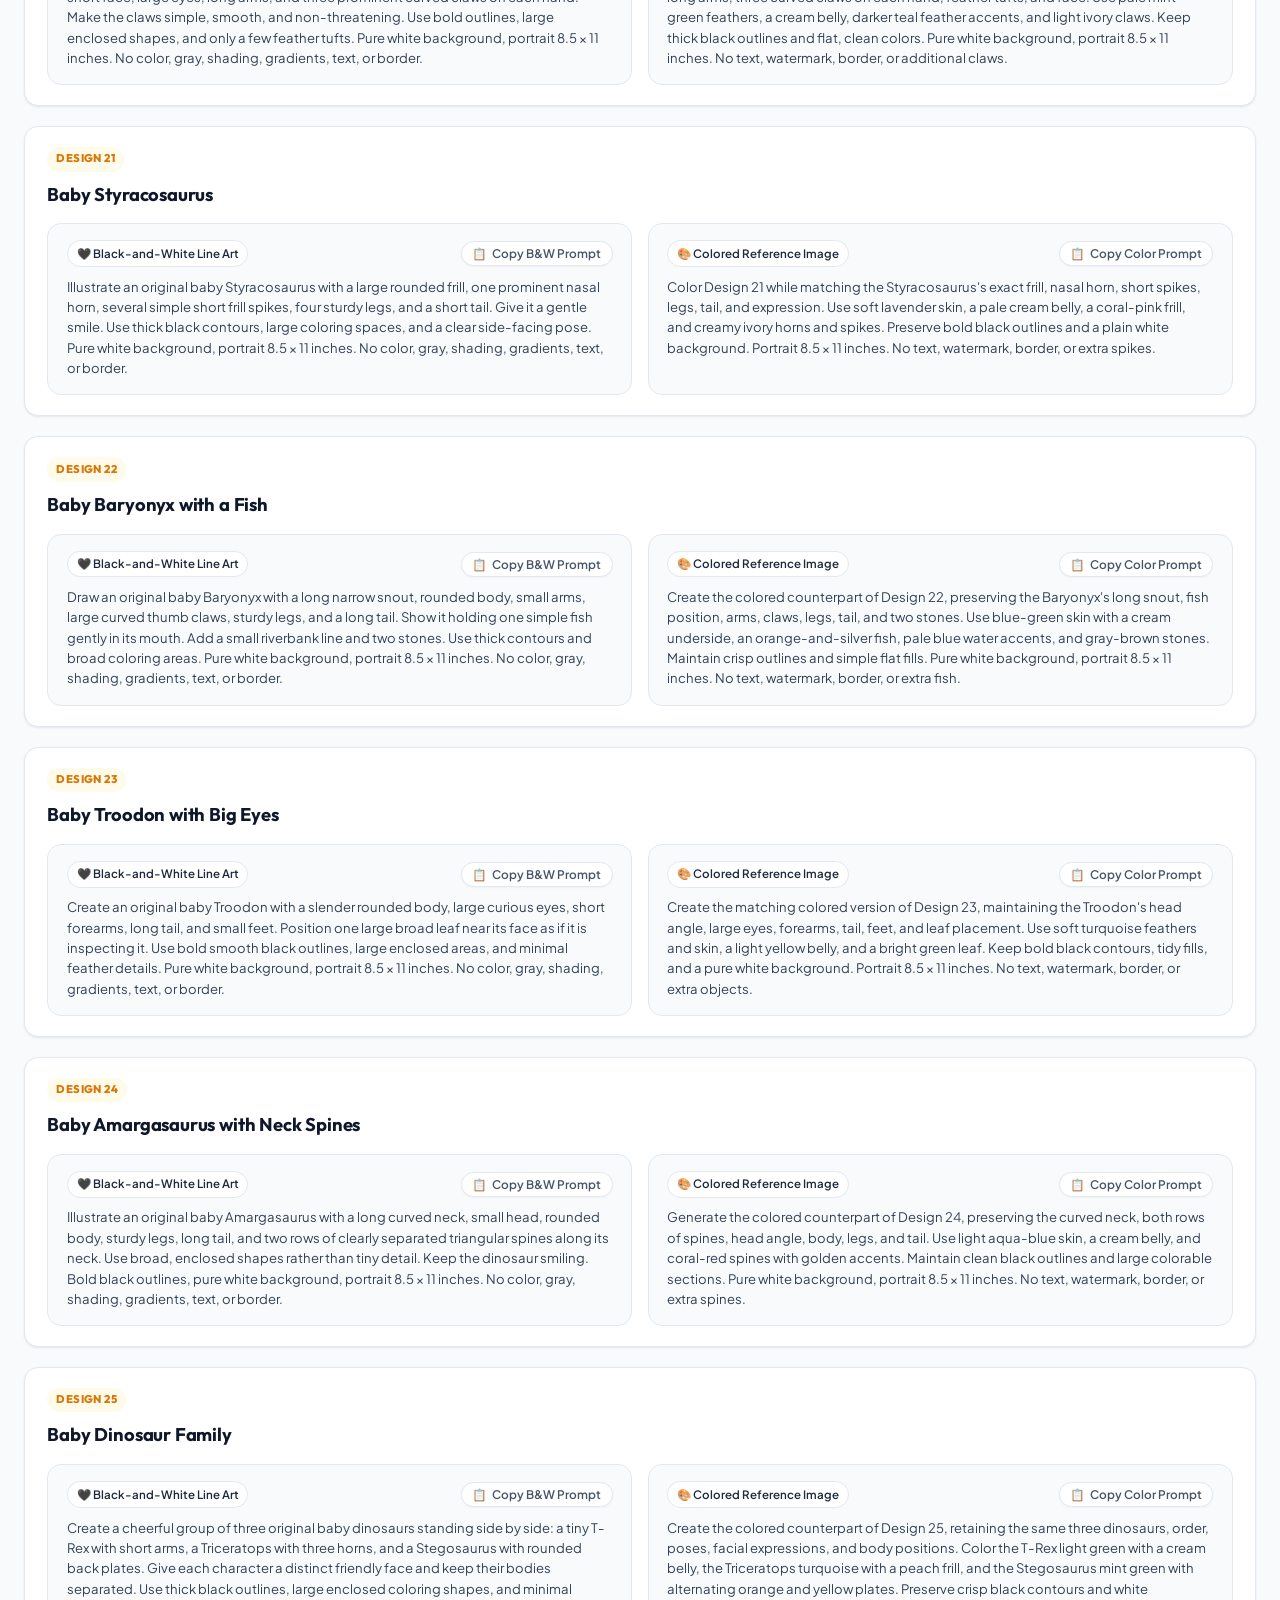
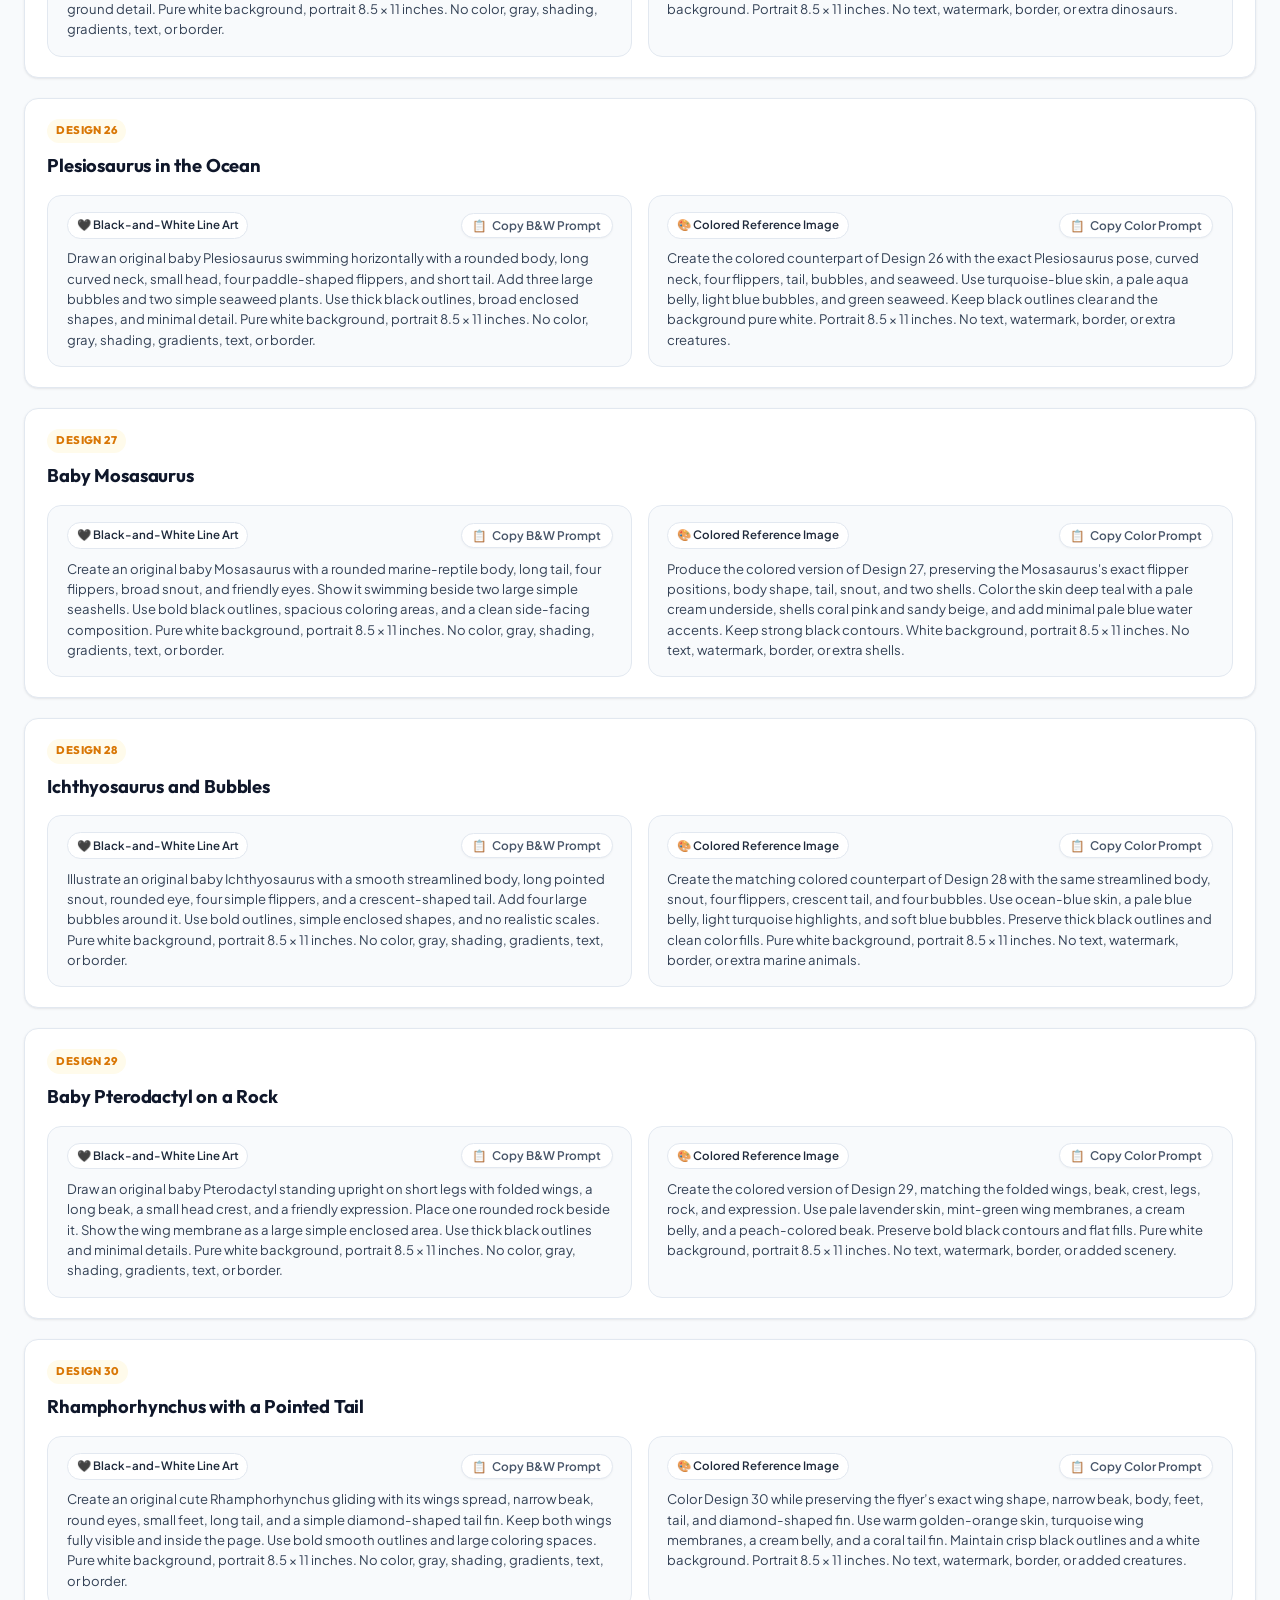
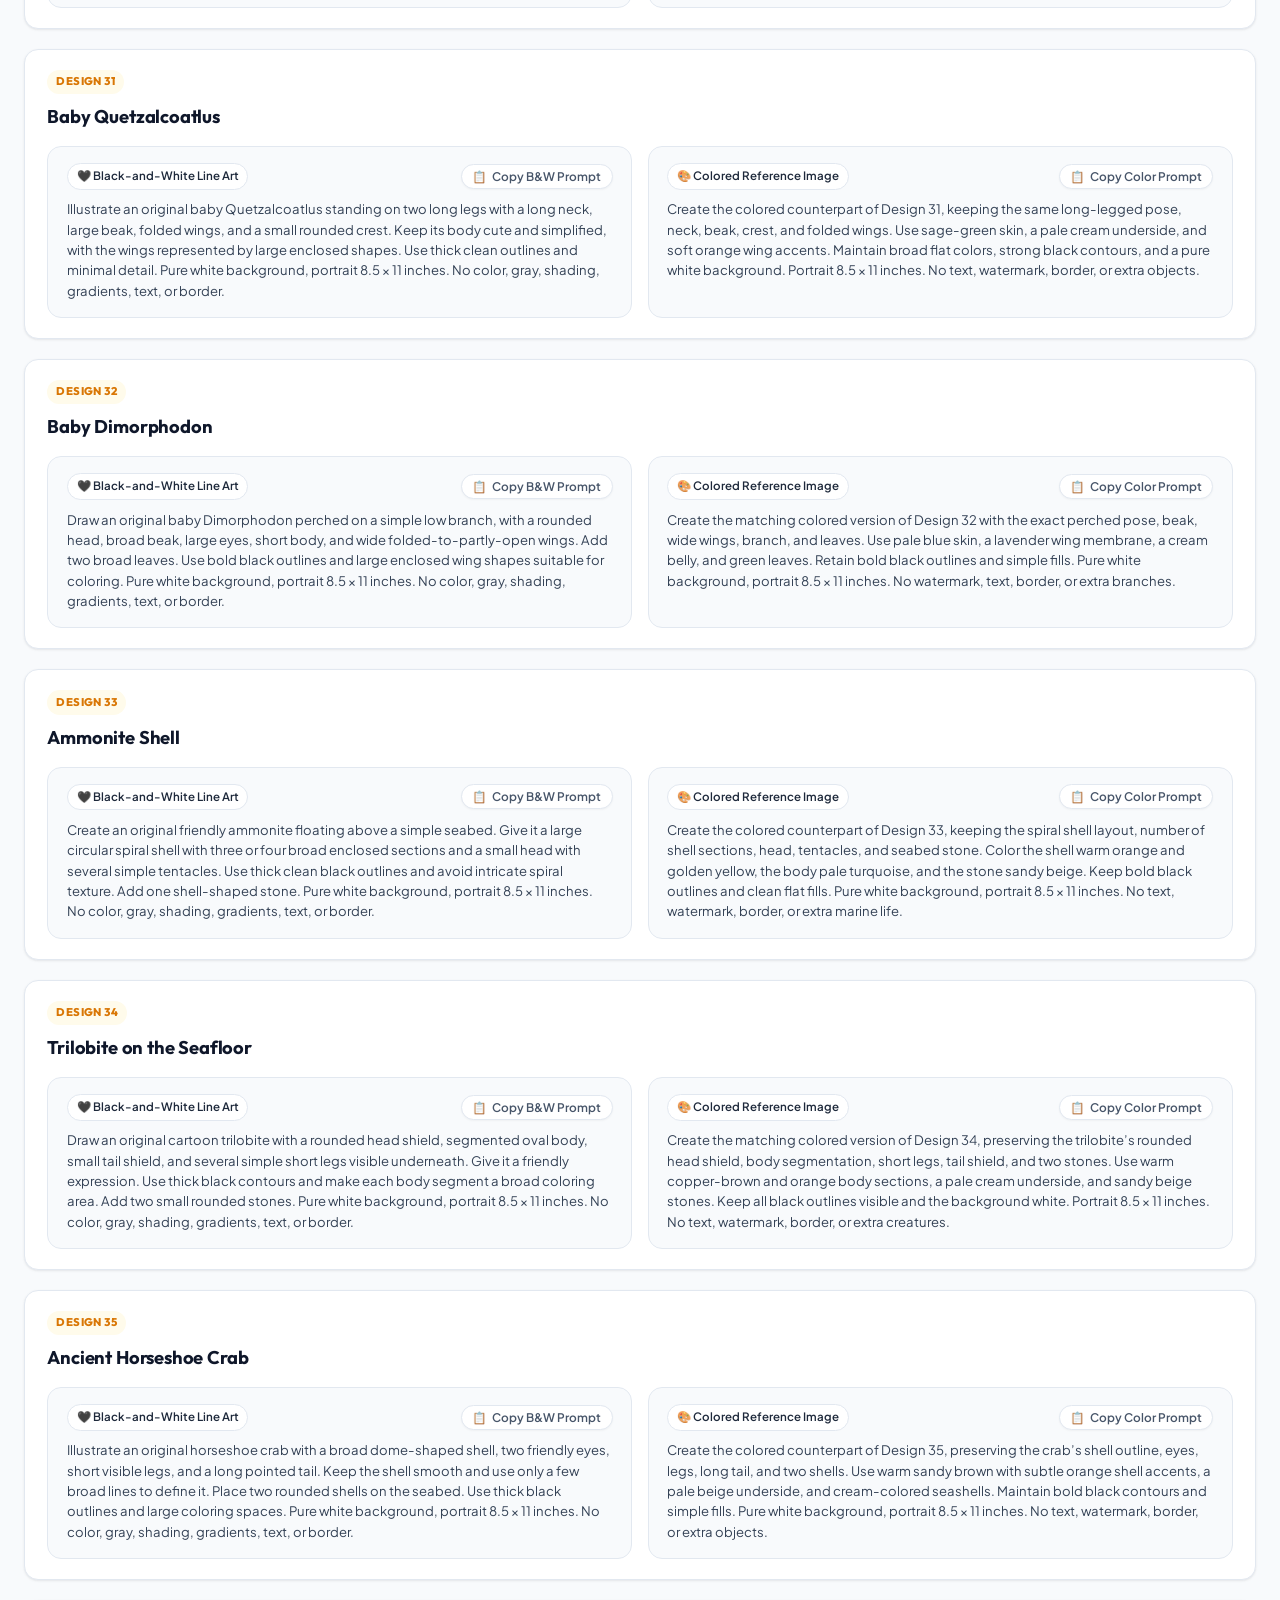
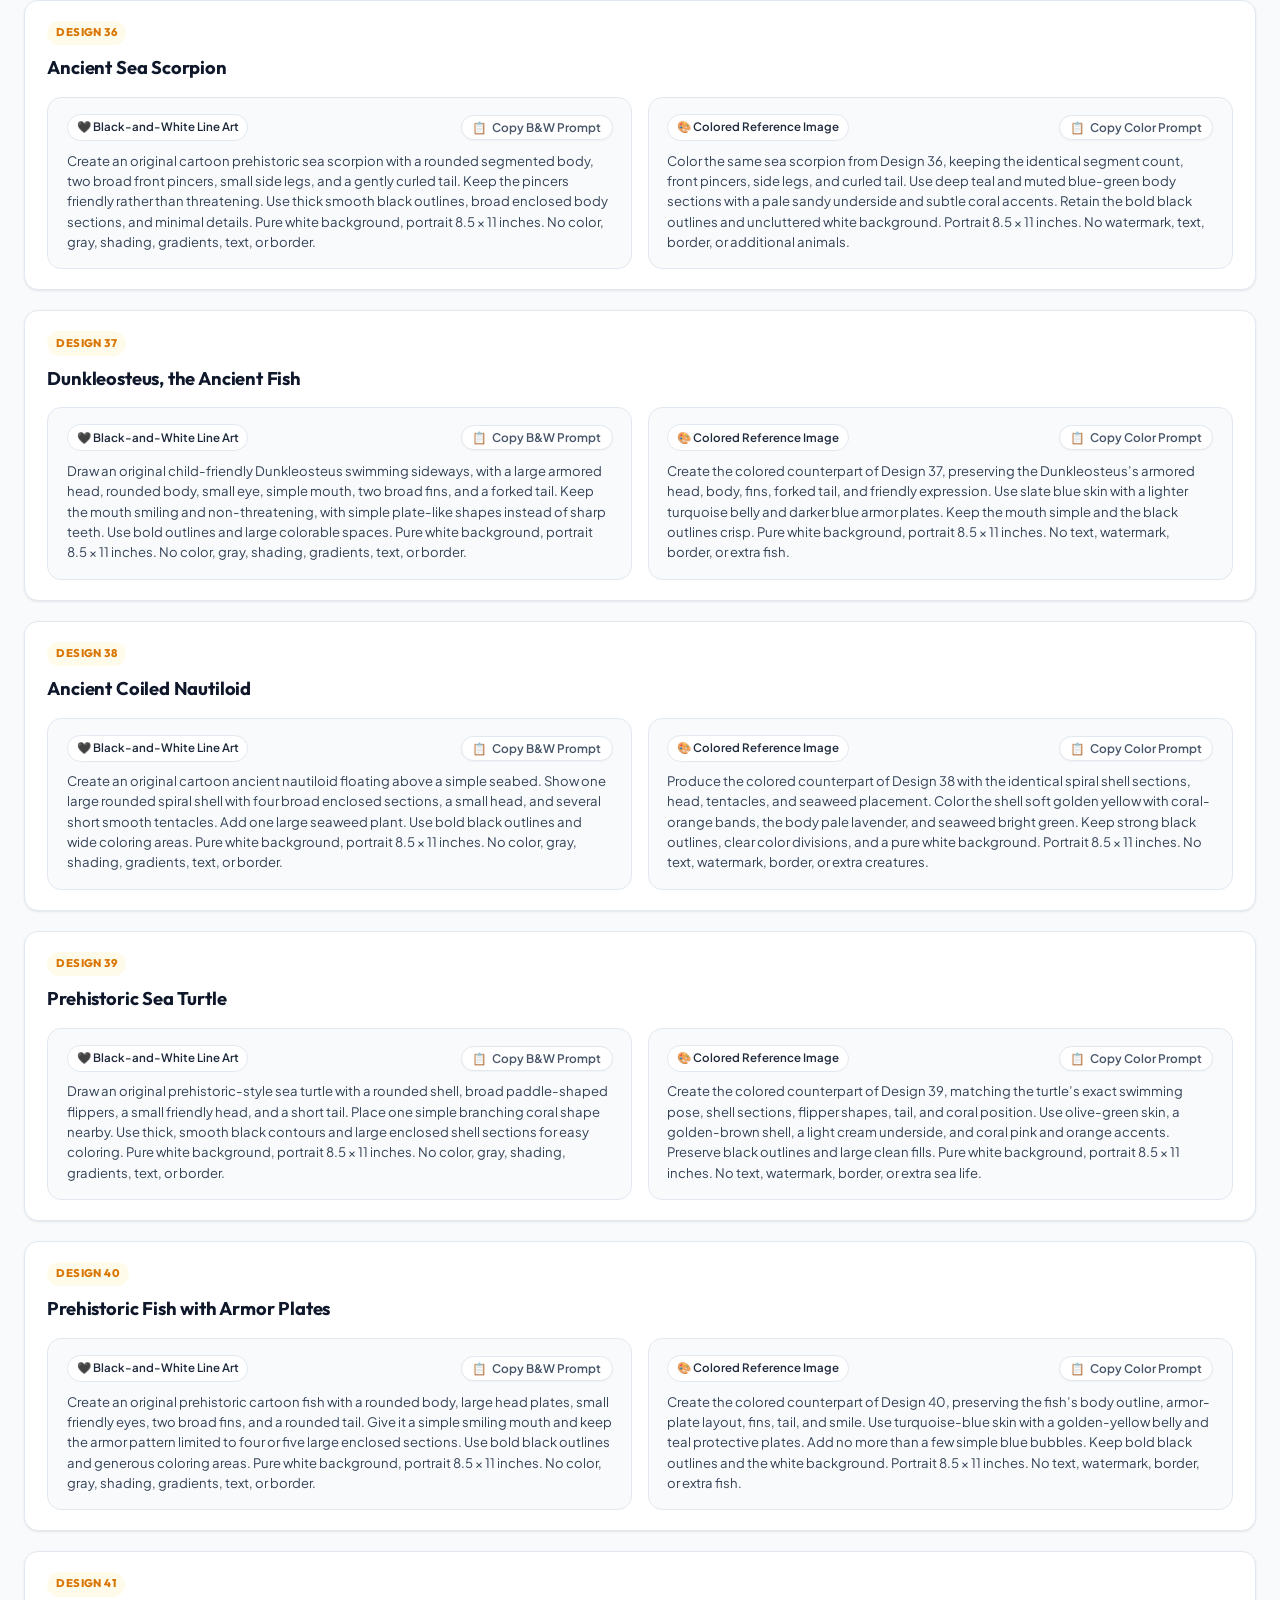
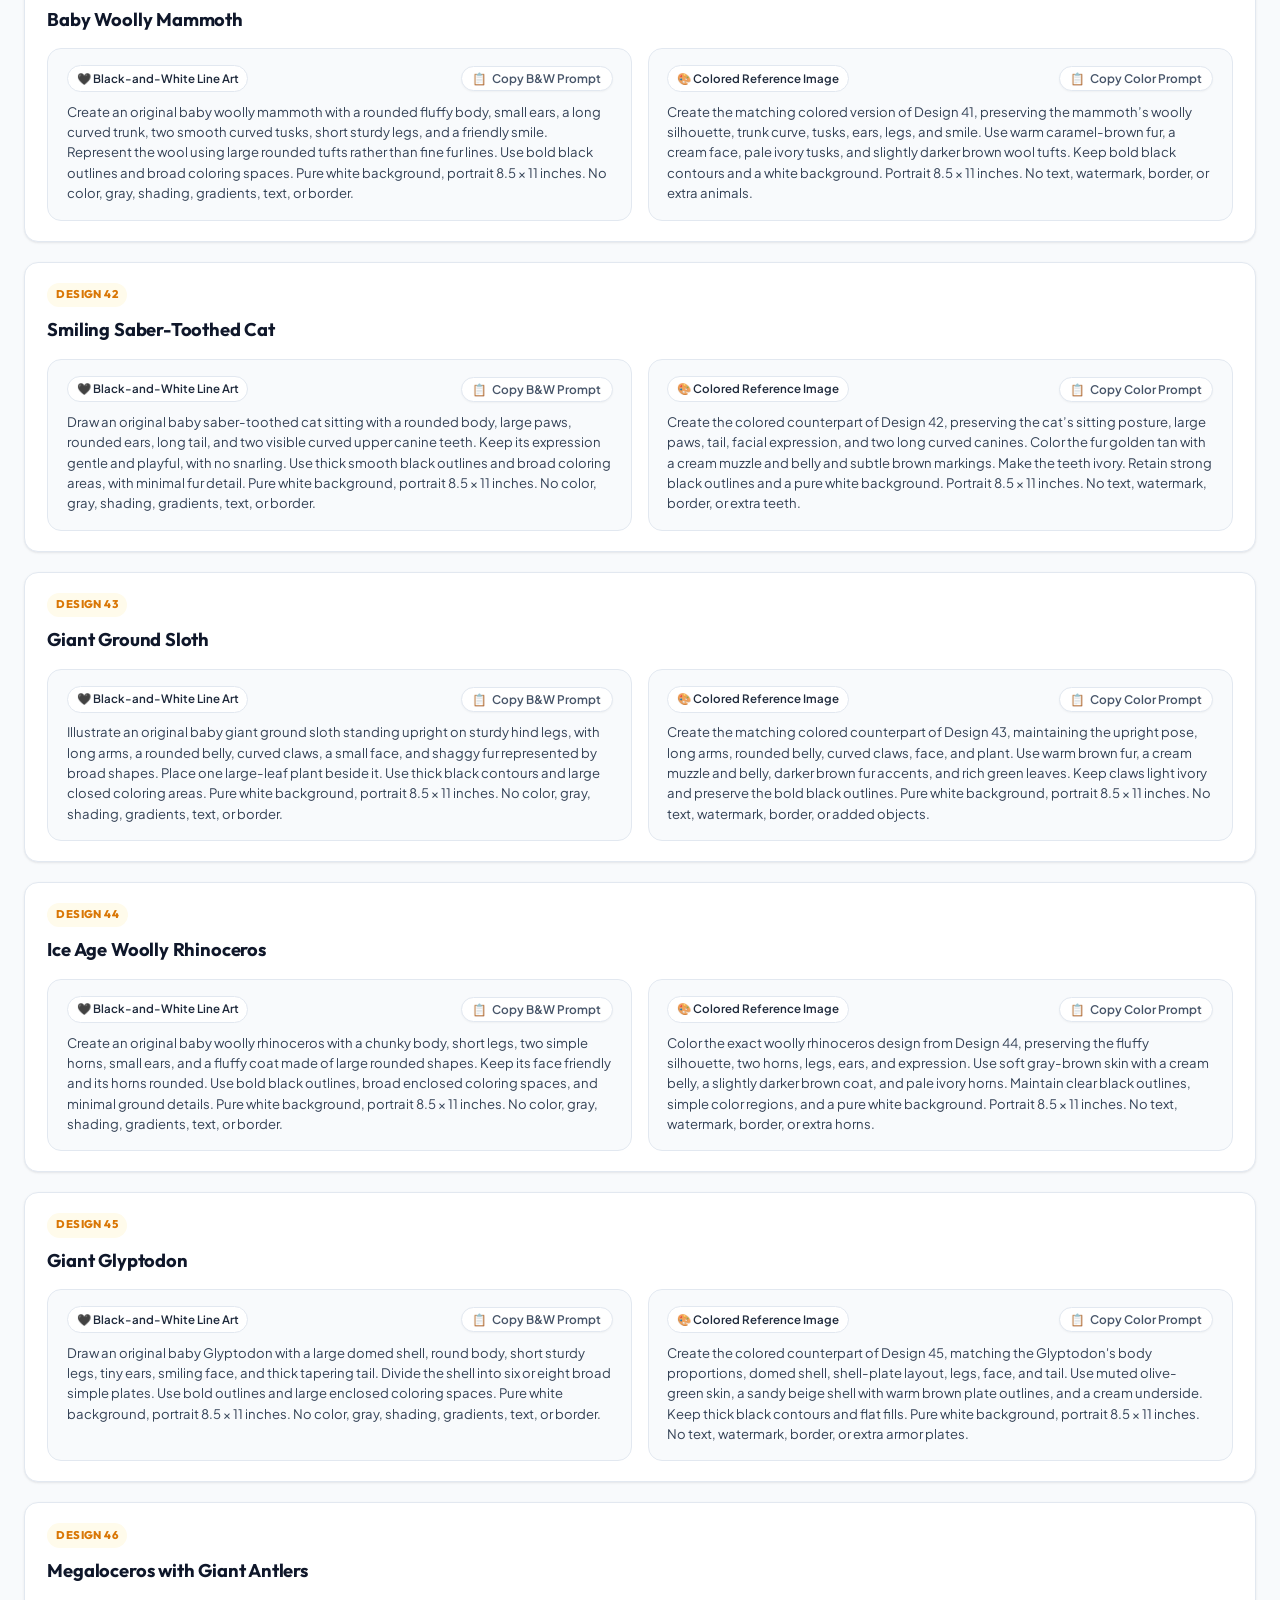
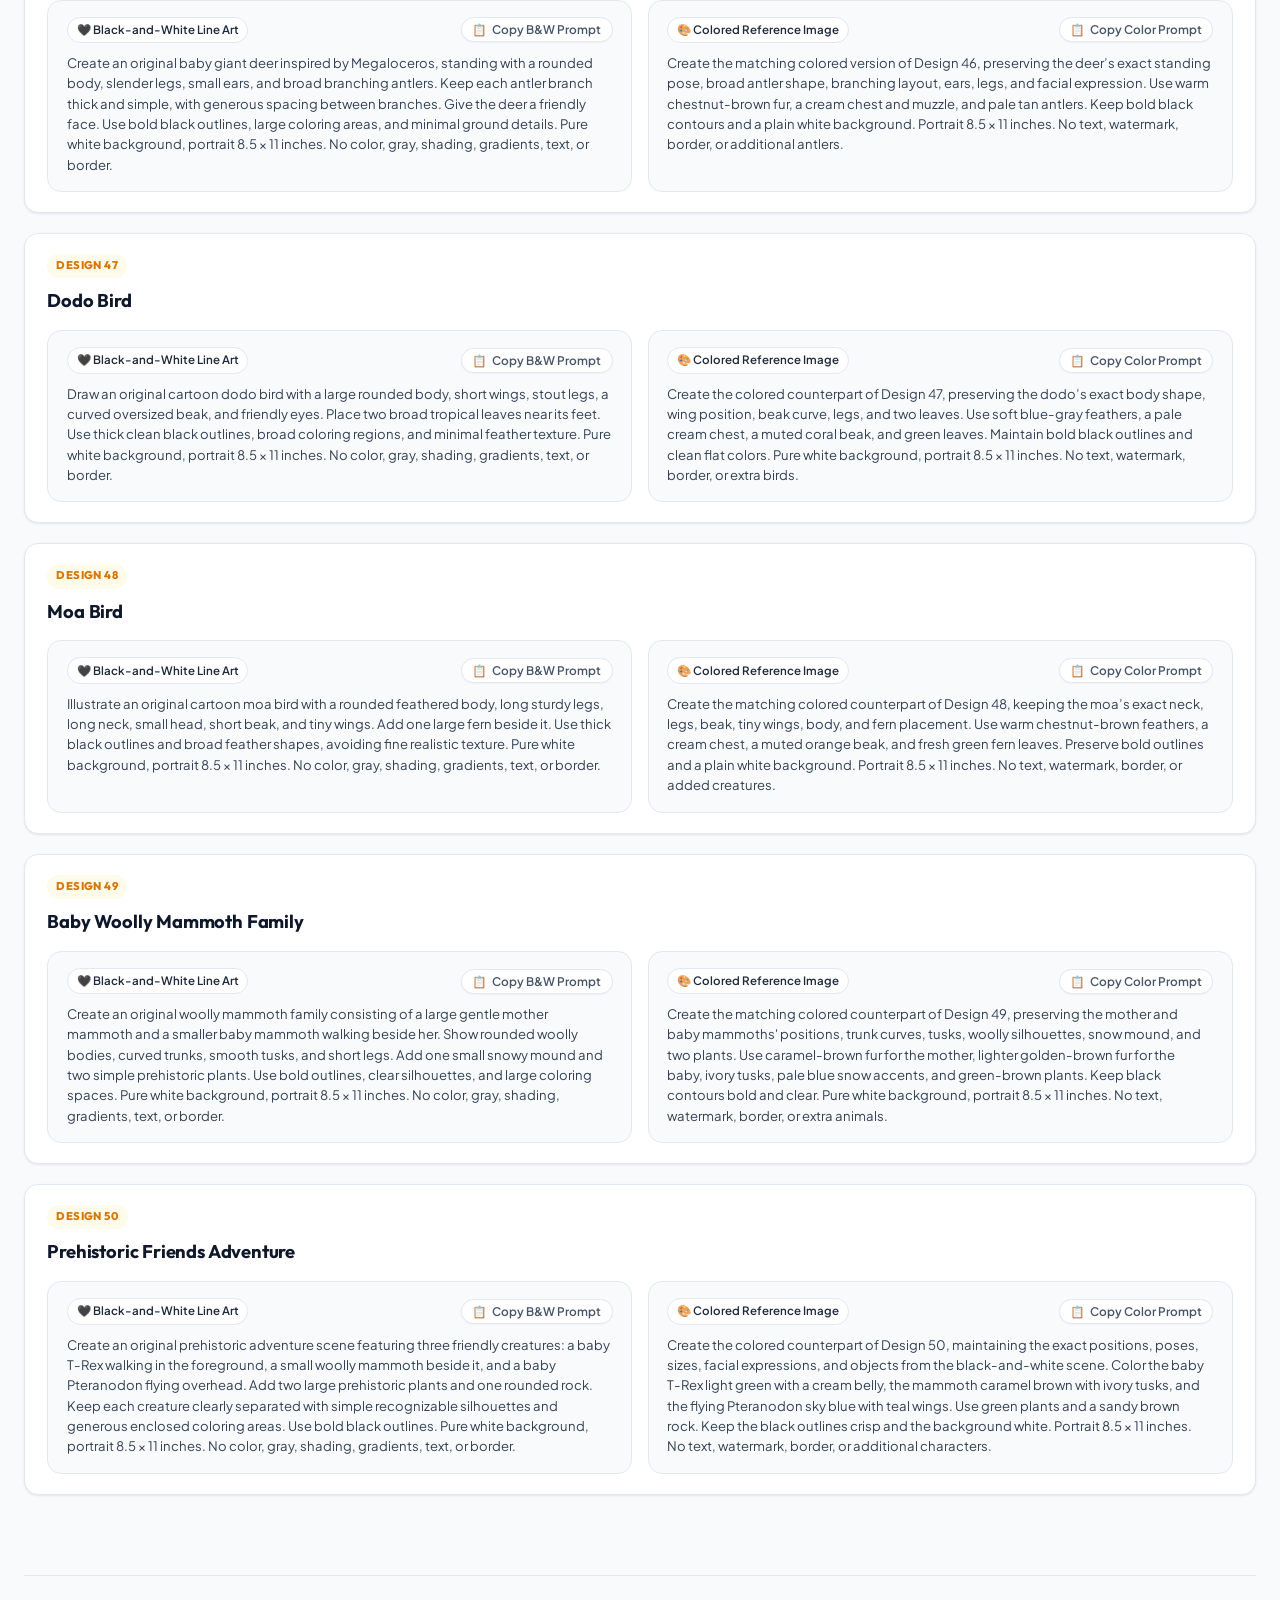
<file: pages/dinosaurs-prehistoric.html>
<!DOCTYPE html>
<html lang="en">
<head>
  <meta charset="UTF-8">
  <meta name="viewport" content="width=device-width, initial-scale=1.0">
  <title>50 Dinosaurs & Prehistoric Creatures Coloring Pages | 100 AI Image Prompts</title>
  <meta name="description" content="50 prehistoric dinosaurs and ancient creatures with 100 paired AI image prompts (Black-and-White line art + colored references) for Midjourney, DALL-E 3 & Amazon KDP.">
  <!-- Favicon / Logo -->
  <link rel="icon" type="image/jpeg" href="../raushan.jpg">
  <link rel="shortcut icon" href="../raushan.jpg">
  <link rel="apple-touch-icon" href="../raushan.jpg">
  <link rel="stylesheet" href="../style.css">
</head>
<body data-category-id="dinosaurs-prehistoric">
  <div class="ambient-glow"></div>
  <div class="ambient-orb orb-2"></div>

  <!-- Top Creator & Copyright Bar -->
  <header class="top-creator-bar">
    <a href="../index.html" class="creator-badge-pill" title="Official Collection Provided by Raushan – Back to Home">
      <div class="creator-avatar-wrap">
        <img src="../raushan.jpg" alt="Provided by Raushan" class="creator-avatar-img">
        <span class="creator-verified-badge" title="Verified Creator">✓</span>
      </div>
      <div class="creator-details">
        <span class="creator-name-text">Provided by <strong class="creator-highlight">Raushan</strong></span>
      </div>
    </a>
  </header>

  <!-- Top Header Sticker -->
  <div class="top-header-sticker-wrap">
    <a href="../index.html" class="top-header-sticker" title="1000 AI Coloring Page Prompts – Home">
      <span class="sticker-sparkle">✨</span>
      <span class="sticker-title">1000 AI Coloring Page Prompts – Complete B&W & Color Reference Collection</span>
    </a>
  </div>

  <!-- Floating Categories Button (Bottom Right) -->
  <button id="sidebar-toggle-btn" class="floating-categories-fab" aria-label="Open All 10 Categories" title="Open All 10 Categories">
    <svg width="20" height="20" viewBox="0 0 24 24" fill="none" stroke="currentColor" stroke-width="2.3" stroke-linecap="round" stroke-linejoin="round">
      <line x1="3" y1="12" x2="21" y2="12"></line>
      <line x1="3" y1="6" x2="21" y2="6"></line>
      <line x1="3" y1="18" x2="21" y2="18"></line>
    </svg>
    <span class="fab-label">Categories</span>
    <span class="fab-count-badge">10</span>
  </button>

  <!-- Offcanvas Categories Sidebar Drawer -->
  <div id="sidebar-overlay" class="sidebar-overlay" aria-hidden="true"></div>
  <aside id="app-sidebar" class="app-sidebar" aria-label="Categories Navigation">
    <div class="sidebar-header">
      <a href="../index.html" class="sidebar-brand">
        <img src="../raushan.jpg" alt="Raushan" class="sidebar-brand-avatar">
        <div>
          <h3>1000 AI <span class="brand-badge">Prompts</span></h3>
          <span class="sidebar-author-line">© Provided by Raushan</span>
        </div>
      </a>
      <button id="sidebar-close-btn" class="sidebar-close-btn" aria-label="Close sidebar">✕</button>
    </div>

    <div class="sidebar-body">
      <!-- Categories Header -->
      <div class="sidebar-section-header" style="margin-top: 0.25rem;">
        <span class="sidebar-section-title">All 10 Categories</span>
        <span class="sidebar-meta-badge">1000 Prompts</span>
      </div>

      <!-- Categories List -->
      <nav class="sidebar-cat-list" id="sidebar-cat-links">
        <a href="cute-animals-pets.html" class="sidebar-cat-item">
          <div class="sidebar-cat-icon" style="background: rgba(255, 107, 139, 0.12); color: #FF6B8B;">🐾</div>
          <div class="sidebar-cat-info">
            <span class="sidebar-cat-name">Cute Animals & Pets</span>
            <span class="sidebar-cat-sub">75 Designs • 150 Prompts</span>
          </div>
          <span class="sidebar-cat-count">75</span>
        </a>

        <a href="ocean-sea-animals.html" class="sidebar-cat-item">
          <div class="sidebar-cat-icon" style="background: rgba(0, 198, 255, 0.12); color: #00C6FF;">🐋</div>
          <div class="sidebar-cat-info">
            <span class="sidebar-cat-name">Ocean & Sea Animals</span>
            <span class="sidebar-cat-sub">40 Designs • 80 Prompts</span>
          </div>
          <span class="sidebar-cat-count">40</span>
        </a>

        <a href="kawaii-food-desserts.html" class="sidebar-cat-item">
          <div class="sidebar-cat-icon" style="background: rgba(243, 85, 162, 0.12); color: #F355A2;">🧁</div>
          <div class="sidebar-cat-info">
            <span class="sidebar-cat-name">Kawaii Food & Desserts</span>
            <span class="sidebar-cat-sub">50 Designs • 100 Prompts</span>
          </div>
          <span class="sidebar-cat-count">50</span>
        </a>

        <a href="flowers-gardens.html" class="sidebar-cat-item">
          <div class="sidebar-cat-icon" style="background: rgba(16, 185, 129, 0.12); color: #10B981;">🌸</div>
          <div class="sidebar-cat-info">
            <span class="sidebar-cat-name">Flowers & Gardens</span>
            <span class="sidebar-cat-sub">50 Designs • 100 Prompts</span>
          </div>
          <span class="sidebar-cat-count">50</span>
        </a>

        <a href="fantasy-magical-creatures.html" class="sidebar-cat-item">
          <div class="sidebar-cat-icon" style="background: rgba(139, 92, 246, 0.12); color: #8B5CF6;">✨</div>
          <div class="sidebar-cat-info">
            <span class="sidebar-cat-name">Fantasy & Magical</span>
            <span class="sidebar-cat-sub">40 Designs • 80 Prompts</span>
          </div>
          <span class="sidebar-cat-count">40</span>
        </a>

        <a href="dinosaurs-prehistoric.html" class="sidebar-cat-item active">
          <div class="sidebar-cat-icon" style="background: rgba(245, 158, 11, 0.12); color: #F59E0B;">🦖</div>
          <div class="sidebar-cat-info">
            <span class="sidebar-cat-name">Dinosaurs & Prehistoric</span>
            <span class="sidebar-cat-sub">50 Designs • 100 Prompts</span>
          </div>
          <span class="sidebar-cat-count">50</span>
        </a>

        <a href="vehicles-transportation.html" class="sidebar-cat-item">
          <div class="sidebar-cat-icon" style="background: rgba(236, 72, 153, 0.12); color: #EC4899;">🚀</div>
          <div class="sidebar-cat-info">
            <span class="sidebar-cat-name">Vehicles & Transport</span>
            <span class="sidebar-cat-sub">35 Designs • 70 Prompts</span>
          </div>
          <span class="sidebar-cat-count">35</span>
        </a>

        <a href="cozy-bold-easy.html" class="sidebar-cat-item">
          <div class="sidebar-cat-icon" style="background: rgba(249, 115, 22, 0.12); color: #F97316;">☕</div>
          <div class="sidebar-cat-info">
            <span class="sidebar-cat-name">Cozy, Bold & Easy</span>
            <span class="sidebar-cat-sub">75 Designs • 150 Prompts</span>
          </div>
          <span class="sidebar-cat-count">75</span>
        </a>

        <a href="relaxation-mindfulness.html" class="sidebar-cat-item">
          <div class="sidebar-cat-icon" style="background: rgba(6, 182, 212, 0.12); color: #06B6D4;">🧘</div>
          <div class="sidebar-cat-info">
            <span class="sidebar-cat-name">Relaxation & Mandalas</span>
            <span class="sidebar-cat-sub">35 Designs • 70 Prompts</span>
          </div>
          <span class="sidebar-cat-count">35</span>
        </a>

        <a href="seasonal-holiday.html" class="sidebar-cat-item">
          <div class="sidebar-cat-icon" style="background: rgba(225, 29, 72, 0.12); color: #E11D48;">🎄</div>
          <div class="sidebar-cat-info">
            <span class="sidebar-cat-name">Seasonal & Holiday</span>
            <span class="sidebar-cat-sub">50 Designs • 100 Prompts</span>
          </div>
          <span class="sidebar-cat-count">50</span>
        </a>
      </nav>
    </div>

    <div class="sidebar-footer">
      <div style="font-size: 0.8rem; color: var(--text-muted); font-weight: 500;">
        © 2026 Provided by Raushan • Light Edition
      </div>
    </div>
  </aside>

  <main class="section-container" style="padding-top: 2rem;">
    <!-- Category Hero Header -->
    <div style="text-align: center; max-width: 900px; margin: 0 auto 2.5rem;">
      <h1 class="hero-title" style="margin-bottom: 0.75rem; font-size: clamp(2rem, 4vw, 2.85rem);">
        50 Dinosaurs & Prehistoric <span style="background: linear-gradient(135deg, #F59E0B, #D97706); -webkit-background-clip: text; -webkit-text-fill-color: transparent;">Creatures</span>
      </h1>

      <p style="color: var(--text-primary); font-size: 1.15rem; font-weight: 700; margin-bottom: 0.75rem;">
        100 AI Image-Generation Prompts | Black-and-White + Colored Reference Versions
      </p>
    </div>





    <!-- Paired Prompts Container -->
    <div id="paired-prompts-container" class="paired-cards-container"></div>

    <!-- Empty State -->
    <div id="dino-no-results" style="display: none; text-align: center; padding: 4rem 1rem; background: #FFFFFF; border: 1px dashed var(--border-subtle); border-radius: var(--radius-lg);">
      <div style="font-size: 3rem; margin-bottom: 1rem;">🦖</div>
      <h3>No prehistoric designs matched your search</h3>
      <p style="color: var(--text-secondary); margin-top: 0.5rem;">Try another keyword like T-Rex, Stegosaurus, Mammoth, Pteranodon, or Plesiosaurus.</p>
      <button id="reset-filter-btn" class="btn btn-secondary" style="margin-top: 1rem;">Reset Search & Filters</button>
    </div>



    <!-- Other Categories Carousel/Grid -->
    <div style="margin-top: 5rem; padding-top: 2.5rem; border-top: 1px solid var(--border-subtle);">
      <h3 style="font-family: var(--font-heading); font-size: 1.4rem; margin-bottom: 1.25rem; text-align: center;">
        Explore Next Prompt Collections
      </h3>
      <div style="display: flex; gap: 0.85rem; overflow-x: auto; padding-bottom: 1rem; justify-content: center; flex-wrap: wrap;">
        <a href="cute-animals-pets.html" class="btn btn-secondary" style="border-radius: var(--radius-full);">🐾 Cute Animals & Pets (75)</a>
        <a href="ocean-sea-animals.html" class="btn btn-secondary" style="border-radius: var(--radius-full);">🐋 Ocean & Sea Animals</a>
        <a href="kawaii-food-desserts.html" class="btn btn-secondary" style="border-radius: var(--radius-full);">🧁 Kawaii Food & Desserts</a>
        <a href="fantasy-magical-creatures.html" class="btn btn-secondary" style="border-radius: var(--radius-full);">✨ Fantasy Creatures</a>
        <a href="vehicles-transportation.html" class="btn btn-secondary" style="border-radius: var(--radius-full);">🚀 Vehicles & Transport</a>
      </div>
    </div>
  </main>

  <div id="toast-container" class="toast-container"></div>

  <!-- Footer -->
  <footer class="site-footer">
    <div class="footer-inner">
      <div class="footer-brand">
        <div class="brand-link">
          <div class="brand-text"><h2>1000 AI Coloring Page Prompts</h2></div>
        </div>
        <p>50 Dinosaurs & Prehistoric Creatures coloring designs (100 Black-and-White + Colored References) ready for Amazon KDP, Etsy, and creative printables.</p>
      </div>
      <div class="footer-col">
        <h4>Navigation</h4>
        <ul>
          <li><a href="../index.html">Home</a></li>
          <li><a href="#" onclick="document.getElementById('sidebar-toggle-btn').click(); return false;">All 10 Categories</a></li>
          <li><a href="cute-animals-pets.html">Cute Animals (75)</a></li>
          <li><a href="dinosaurs-prehistoric.html">Dinosaurs (50)</a></li>
        </ul>
      </div>
      <div class="footer-col">
        <h4>Popular Categories</h4>
        <ul>
          <li><a href="ocean-sea-animals.html">Ocean Animals</a></li>
          <li><a href="kawaii-food-desserts.html">Kawaii Desserts</a></li>
          <li><a href="flowers-gardens.html">Flowers & Gardens</a></li>
          <li><a href="cozy-bold-easy.html">Cozy & Bold</a></li>
        </ul>
      </div>
    </div>
    <div class="footer-bottom">
      <p>© 2026 Provided by Raushan • 1000 AI Coloring Page Prompts Library. All rights reserved.</p>
    </div>
  </footer>

  <!-- Scripts -->
  <script src="../prompts-data.js"></script>
  <script src="dinosaurs-data.js?v=2"></script>
  <script>
    (function() {
      // Sidebar drawer controls
      const sidebar = document.getElementById('app-sidebar');
      const overlay = document.getElementById('sidebar-overlay');
      const toggleBtn = document.getElementById('sidebar-toggle-btn');
      const closeBtn = document.getElementById('sidebar-close-btn');

      function openSidebar() {
        if (sidebar && overlay) {
          sidebar.classList.add('open');
          overlay.classList.add('open');
          document.body.style.overflow = 'hidden';
        }
      }

      function closeSidebar() {
        if (sidebar && overlay) {
          sidebar.classList.remove('open');
          overlay.classList.remove('open');
          document.body.style.overflow = '';
        }
      }

      if (toggleBtn) toggleBtn.addEventListener('click', openSidebar);
      if (closeBtn) closeBtn.addEventListener('click', closeSidebar);
      if (overlay) overlay.addEventListener('click', closeSidebar);

      // Interactive Paired Prompts Controller
      let activeCategory = 'all';
      let searchQuery = '';
      let viewMode = 'both'; // 'both', 'bw', 'color'

      const container = document.getElementById('paired-prompts-container');
      const noResultsEl = document.getElementById('dino-no-results');
      const searchInput = document.getElementById('dino-search-input');
      const searchClearBtn = document.getElementById('dino-search-clear');
      const resetBtn = document.getElementById('reset-filter-btn');
      const filterPills = document.querySelectorAll('.filter-pill[data-cat]');
      const viewModeBtns = document.querySelectorAll('.view-mode-btn[data-mode]');
      const toastContainer = document.getElementById('toast-container');
      const copyChecklistBtn = document.getElementById('copy-checklist-btn');

      // Toast notification
      function showToast(message, icon = '✓') {
        const toast = document.createElement('div');
        toast.className = 'toast';
        toast.innerHTML = `<span style="color:#D97706; font-weight:800;">${icon}</span> <span>${message}</span>`;
        toastContainer.appendChild(toast);
        setTimeout(() => toast.remove(), 2600);
      }

      // Clipboard helper
      function copyText(text, btnElement, successMsg = 'Copied to clipboard!') {
        if (navigator.clipboard && navigator.clipboard.writeText) {
          navigator.clipboard.writeText(text).then(() => {
            handleCopied(btnElement, successMsg);
          }).catch(() => fallbackCopy(text, btnElement, successMsg));
        } else {
          fallbackCopy(text, btnElement, successMsg);
        }
      }

      function fallbackCopy(text, btnElement, successMsg) {
        const ta = document.createElement('textarea');
        ta.value = text;
        ta.style.position = 'fixed';
        ta.style.left = '-9999px';
        document.body.appendChild(ta);
        ta.select();
        document.execCommand('copy');
        ta.remove();
        handleCopied(btnElement, successMsg);
      }

      function handleCopied(btn, msg) {
        showToast(msg);
        if (btn) {
          const original = btn.innerHTML;
          btn.classList.add('copied');
          btn.innerHTML = `<span>✓</span> <span>Copied!</span>`;
          setTimeout(() => {
            btn.classList.remove('copied');
            btn.innerHTML = original;
          }, 2000);
        }
      }

      // Filter Data
      function getFilteredDesigns() {
        const sourceData = (typeof window.DINOSAURS_DATA !== 'undefined' && Array.isArray(window.DINOSAURS_DATA) && window.DINOSAURS_DATA.length > 0)
          ? window.DINOSAURS_DATA
          : (typeof DINOSAURS_DATA !== 'undefined' && Array.isArray(DINOSAURS_DATA) ? DINOSAURS_DATA : []);

        return sourceData.filter(item => {
          // Category filter
          if (activeCategory !== 'all' && item.categoryNum !== Number(activeCategory)) {
            return false;
          }
          // Search query
          if (searchQuery) {
            const q = searchQuery.toLowerCase().trim();
            const inTitle = item.title.toLowerCase().includes(q);
            const inScene = item.scene.toLowerCase().includes(q);
            const inBw = item.bwPrompt.toLowerCase().includes(q);
            const inColor = item.colorPrompt.toLowerCase().includes(q);
            const inNum = item.designNumber.toLowerCase().includes(q);
            if (!inTitle && !inScene && !inBw && !inColor && !inNum) {
              return false;
            }
          }
          return true;
        });
      }

      // Render Cards
      function renderCards() {
        const designs = getFilteredDesigns();

        if (designs.length === 0) {
          container.innerHTML = '';
          noResultsEl.style.display = 'block';
          return;
        }

        noResultsEl.style.display = 'none';
        container.innerHTML = '';

        const frag = document.createDocumentFragment();

        designs.forEach(item => {
          const card = document.createElement('div');
          card.className = 'paired-card';
          card.id = `design-${item.id}`;

          const showBw = viewMode === 'both' || viewMode === 'bw';
          const showColor = viewMode === 'both' || viewMode === 'color';
          const gridClass = (viewMode === 'bw' || viewMode === 'color') ? 'single-col' : '';
          card.innerHTML = `
            <div class="paired-card-header">
              <div class="paired-card-top-row">
                <div class="paired-badges-group">
                  <span class="design-num-badge" style="background:#FFFBEB; color:#D97706; border-color:#FDE68A;">${item.designNumber}</span>
                </div>
              </div>

              <h2 class="paired-title">${item.title}</h2>
            </div>

            <div class="paired-prompts-grid ${gridClass}">
              ${showBw ? `
                <div class="prompt-panel bw">
                  <div class="panel-header">
                    <span class="panel-badge bw">🖤 Black-and-White Line Art</span>
                    <button class="panel-copy-btn" data-copy-type="bw" data-id="${item.id}">
                      <span>📋</span> Copy B&W Prompt
                    </button>
                  </div>
                  <div class="panel-text" title="Black-and-White Image Prompt">${item.bwPrompt}</div>
                </div>
              ` : ''}

              ${showColor ? `
                <div class="prompt-panel color">
                  <div class="panel-header">
                    <span class="panel-badge color">🎨 Colored Reference Image</span>
                    <button class="panel-copy-btn" data-copy-type="color" data-id="${item.id}">
                      <span>📋</span> Copy Color Prompt
                    </button>
                  </div>
                  <div class="panel-text" title="Colored Reference Image Prompt">${item.colorPrompt}</div>
                </div>
              ` : ''}
            </div>
          `;

          frag.appendChild(card);
        });

        container.appendChild(frag);
      }

      // Event delegation for copy buttons
      container.addEventListener('click', (e) => {
        const copyBtn = e.target.closest('[data-copy-type]');
        if (!copyBtn) return;

        const copyType = copyBtn.getAttribute('data-copy-type');
        const designId = Number(copyBtn.getAttribute('data-id'));

        const sourceData = (typeof window.DINOSAURS_DATA !== 'undefined' && Array.isArray(window.DINOSAURS_DATA) && window.DINOSAURS_DATA.length > 0)
          ? window.DINOSAURS_DATA
          : (typeof DINOSAURS_DATA !== 'undefined' ? DINOSAURS_DATA : []);

        const design = sourceData.find(d => d.id === designId);
        if (!design) return;

        if (copyType === 'bw') {
          copyText(design.bwPrompt, copyBtn, `Copied B&W prompt for ${design.designNumber}!`);
        } else if (copyType === 'color') {
          copyText(design.colorPrompt, copyBtn, `Copied Colored Reference prompt for ${design.designNumber}!`);
        } else if (copyType === 'both') {
          const combined = `### ${design.designNumber} — ${design.title}\n**Scene:** ${design.scene}\n\n**BLACK-AND-WHITE IMAGE PROMPT**\n${design.bwPrompt}\n\n**COLORED REFERENCE IMAGE PROMPT**\n${design.colorPrompt}`;
          copyText(combined, copyBtn, `Copied paired prompts for ${design.designNumber}!`);
        }
      });

      // Filter Pill clicks
      filterPills.forEach(pill => {
        pill.addEventListener('click', () => {
          filterPills.forEach(p => p.classList.remove('active'));
          pill.classList.add('active');
          activeCategory = pill.getAttribute('data-cat');
          renderCards();
        });
      });

      // View Mode Toggle
      viewModeBtns.forEach(btn => {
        btn.addEventListener('click', () => {
          viewModeBtns.forEach(b => b.classList.remove('active'));
          btn.classList.add('active');
          viewMode = btn.getAttribute('data-mode');
          renderCards();
        });
      });

      // Search events
      let searchTimeout = null;
      if (searchInput) {
        searchInput.addEventListener('input', (e) => {
          clearTimeout(searchTimeout);
          searchTimeout = setTimeout(() => {
            searchQuery = e.target.value;
            if (searchClearBtn) {
              searchClearBtn.style.display = searchQuery ? 'block' : 'none';
            }
            renderCards();
          }, 150);
        });
      }

      if (searchClearBtn) {
        searchClearBtn.addEventListener('click', () => {
          if (searchInput) searchInput.value = '';
          searchQuery = '';
          searchClearBtn.style.display = 'none';
          renderCards();
        });
      }

      if (resetBtn) {
        resetBtn.addEventListener('click', () => {
          if (searchInput) searchInput.value = '';
          searchQuery = '';
          if (searchClearBtn) searchClearBtn.style.display = 'none';
          activeCategory = 'all';
          filterPills.forEach(p => {
            if (p.getAttribute('data-cat') === 'all') p.classList.add('active');
            else p.classList.remove('active');
          });
          renderCards();
        });
      }

      // Copy Quality Checklist
      if (copyChecklistBtn) {
        copyChecklistBtn.addEventListener('click', () => {
          const checklistText = `# FINAL QUALITY-CONTROL CHECKLIST (50 DINOSAURS & PREHISTORIC CREATURES)

Before selling or publishing illustrations generated with these prompts:

1. Generate the black-and-white page first, then use it as a reference for the colored version.
2. Verify the pose, facial expression, body proportions, horns, tails, limbs, and object placement in each pair.
3. Check that coloring pages contain closed contours, clean outlines, and sufficient open areas.
4. Inspect the generated art for distorted anatomy, malformed claws, duplicate limbs, overlapping objects, and unwanted shading.
5. Verify the actual output dimensions (300 DPI) and KDP trim, margin, and bleed requirements before publishing.
6. Confirm your image-generation tool's commercial-use terms and comply with Amazon KDP's applicable AI-content disclosure rules.

## Collection Summary
- 50 unique prehistoric designs
- 50 black-and-white image prompts
- 50 matching colored-reference image prompts
- 100 individual image-generation prompts total`;
          copyText(checklistText, copyChecklistBtn, 'Copied Quality Checklist to clipboard!');
        });
      }

      // Initial execution
      renderCards();

      // Lifecycle hooks to guarantee initial render
      if (document.readyState === 'loading') {
        document.addEventListener('DOMContentLoaded', renderCards);
      }
      window.addEventListener('load', renderCards);
    })();
  </script>
</body>
</html>
</file>
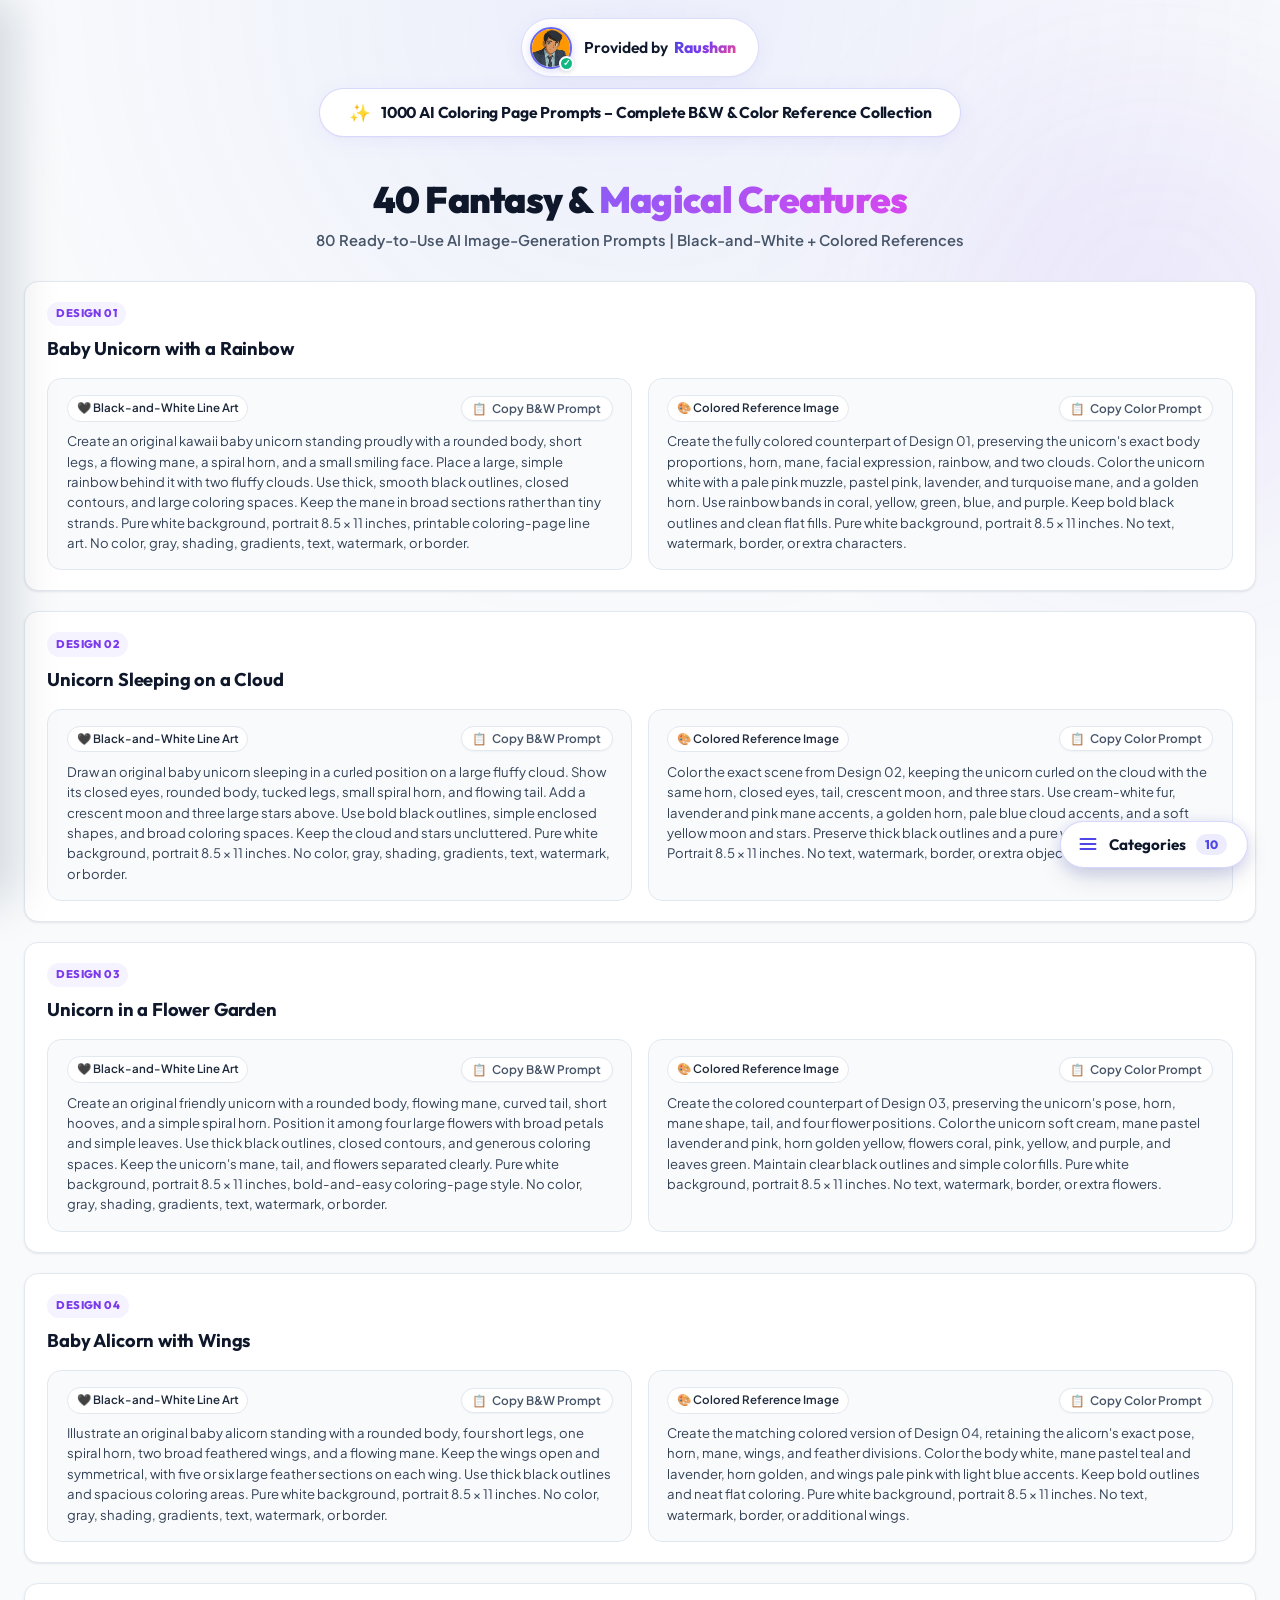
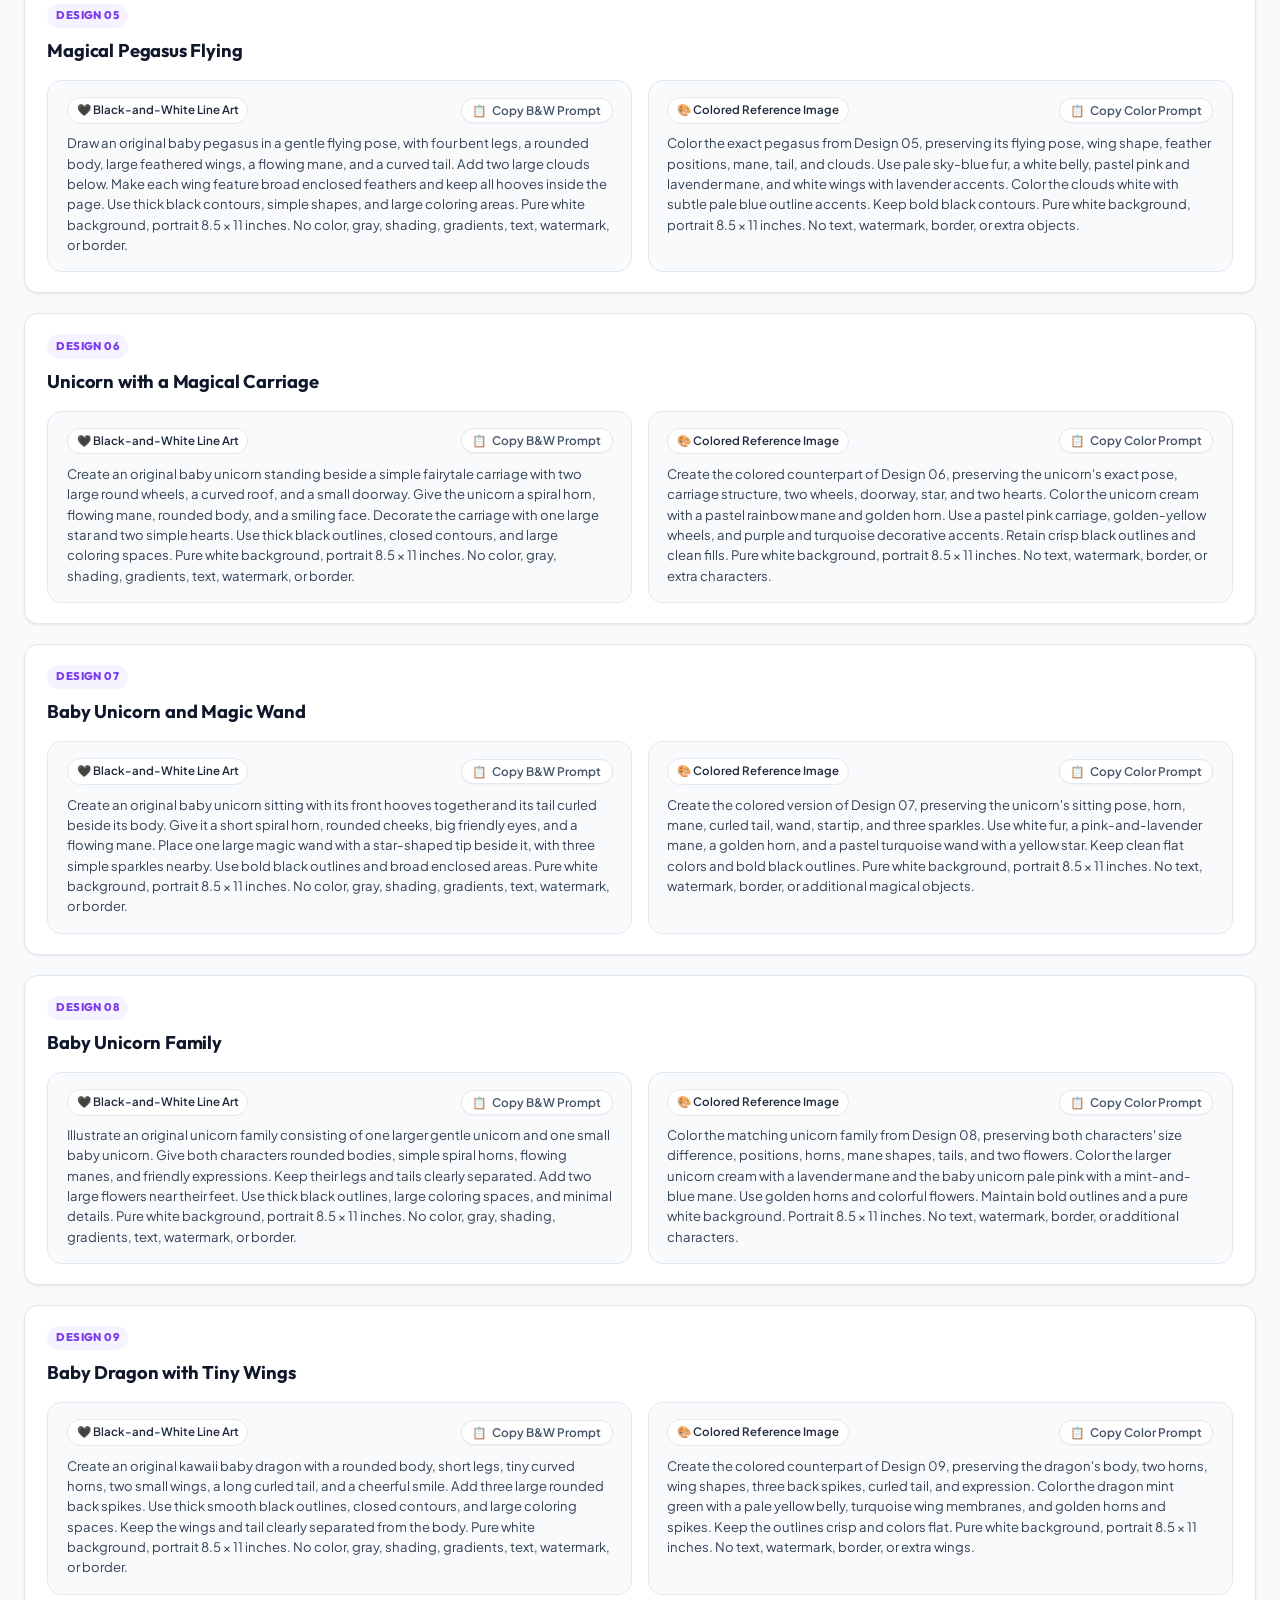
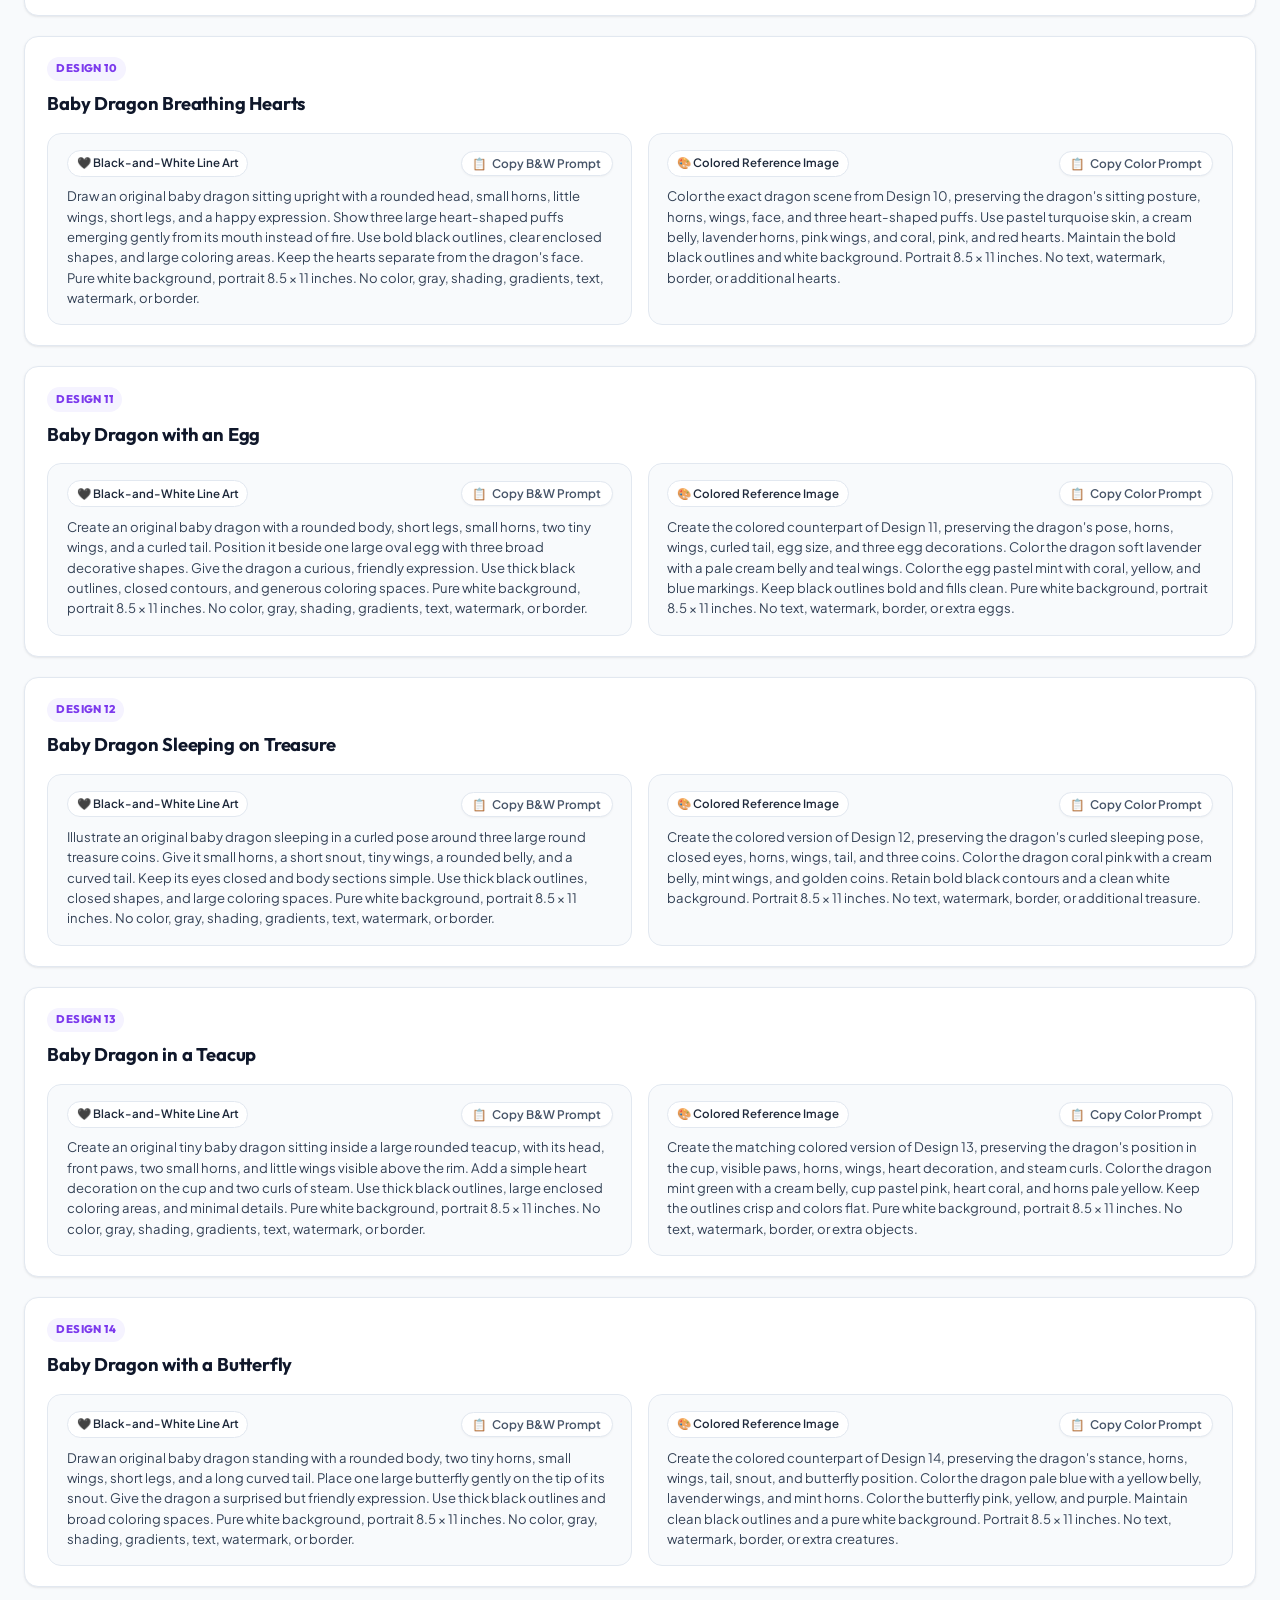
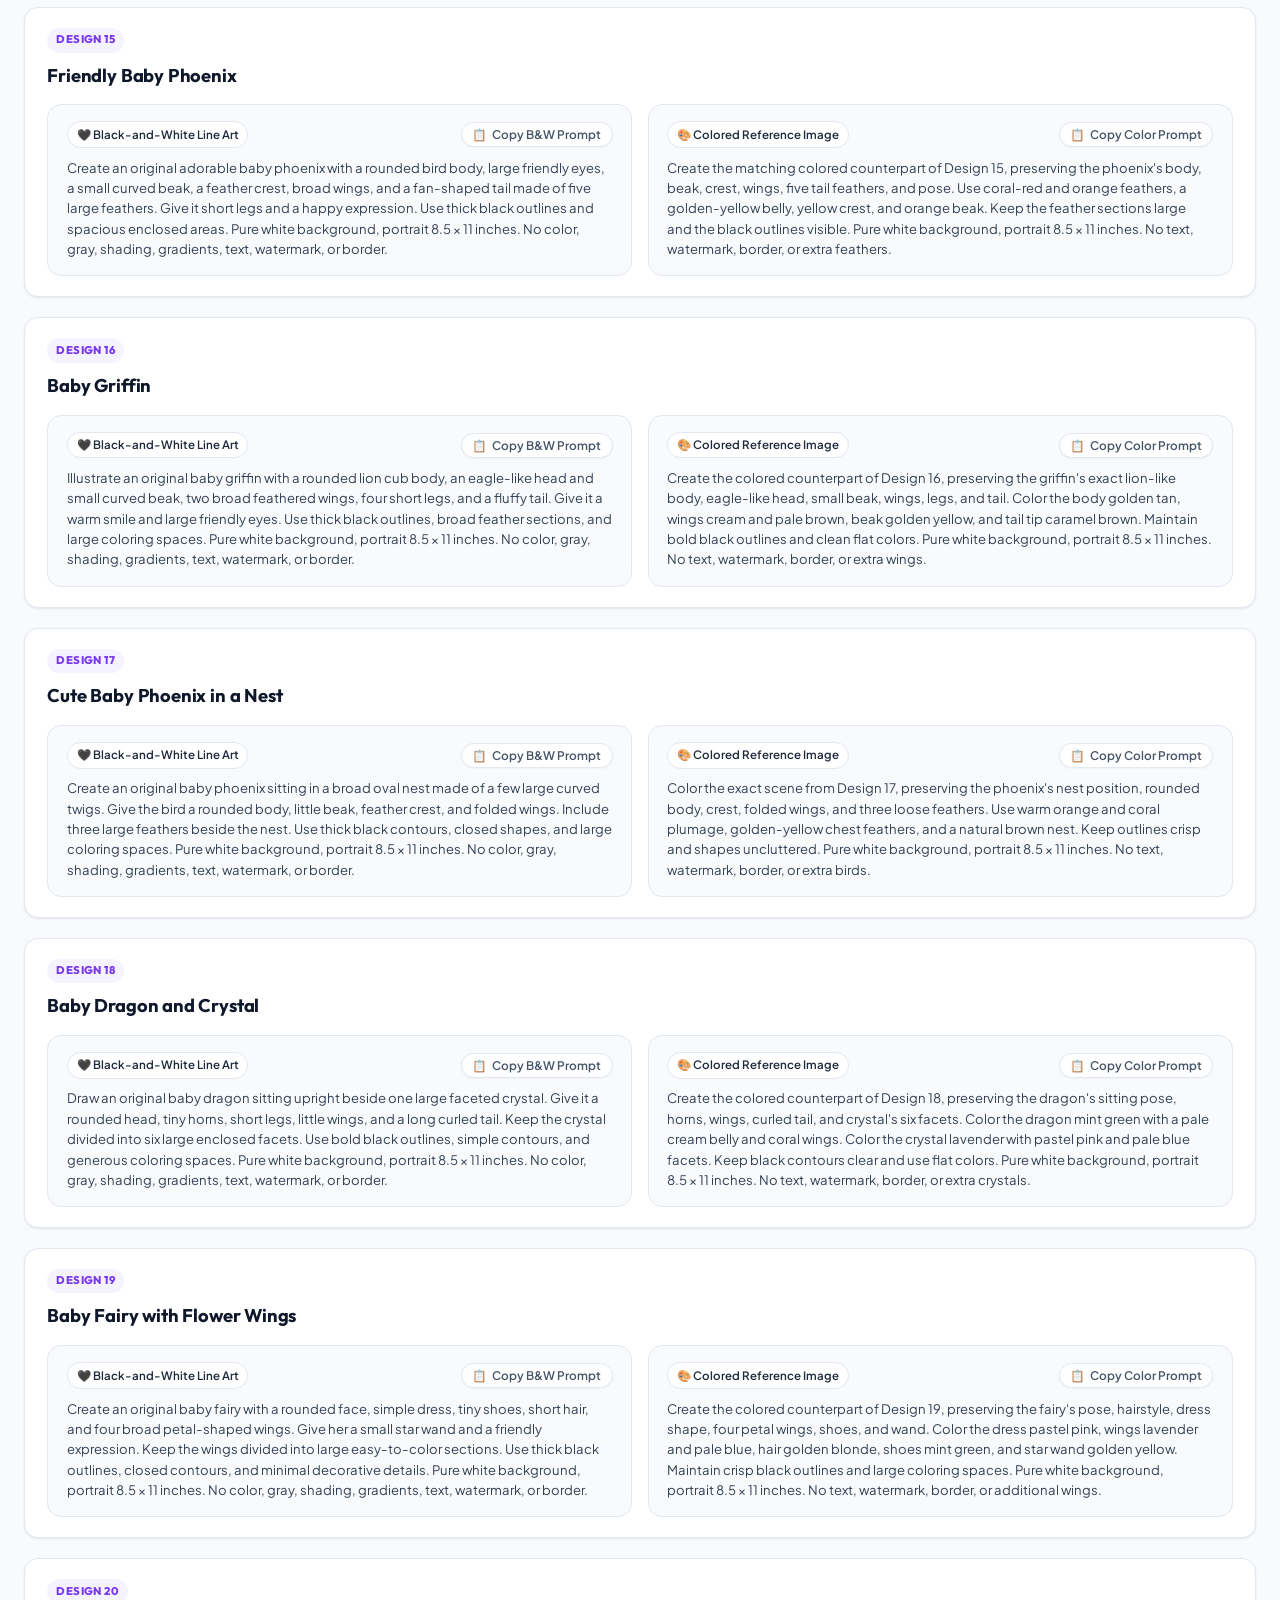
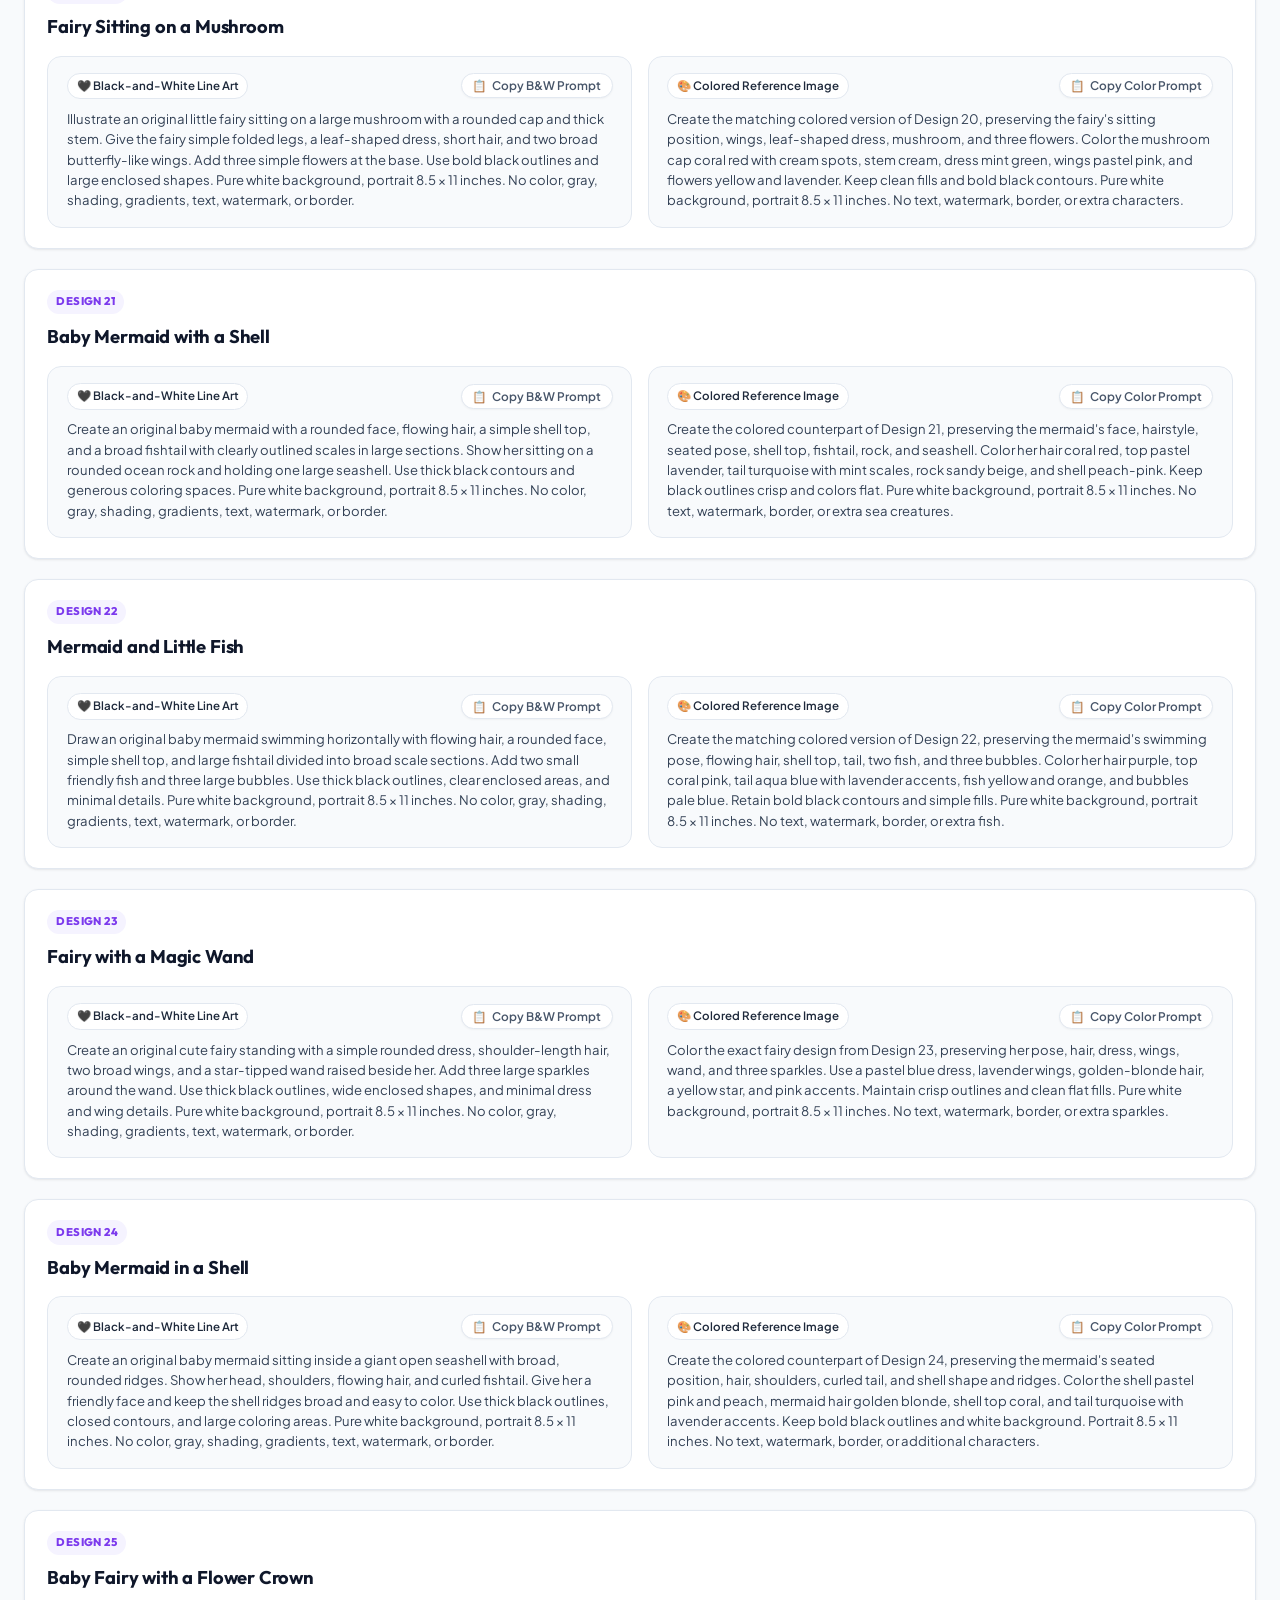
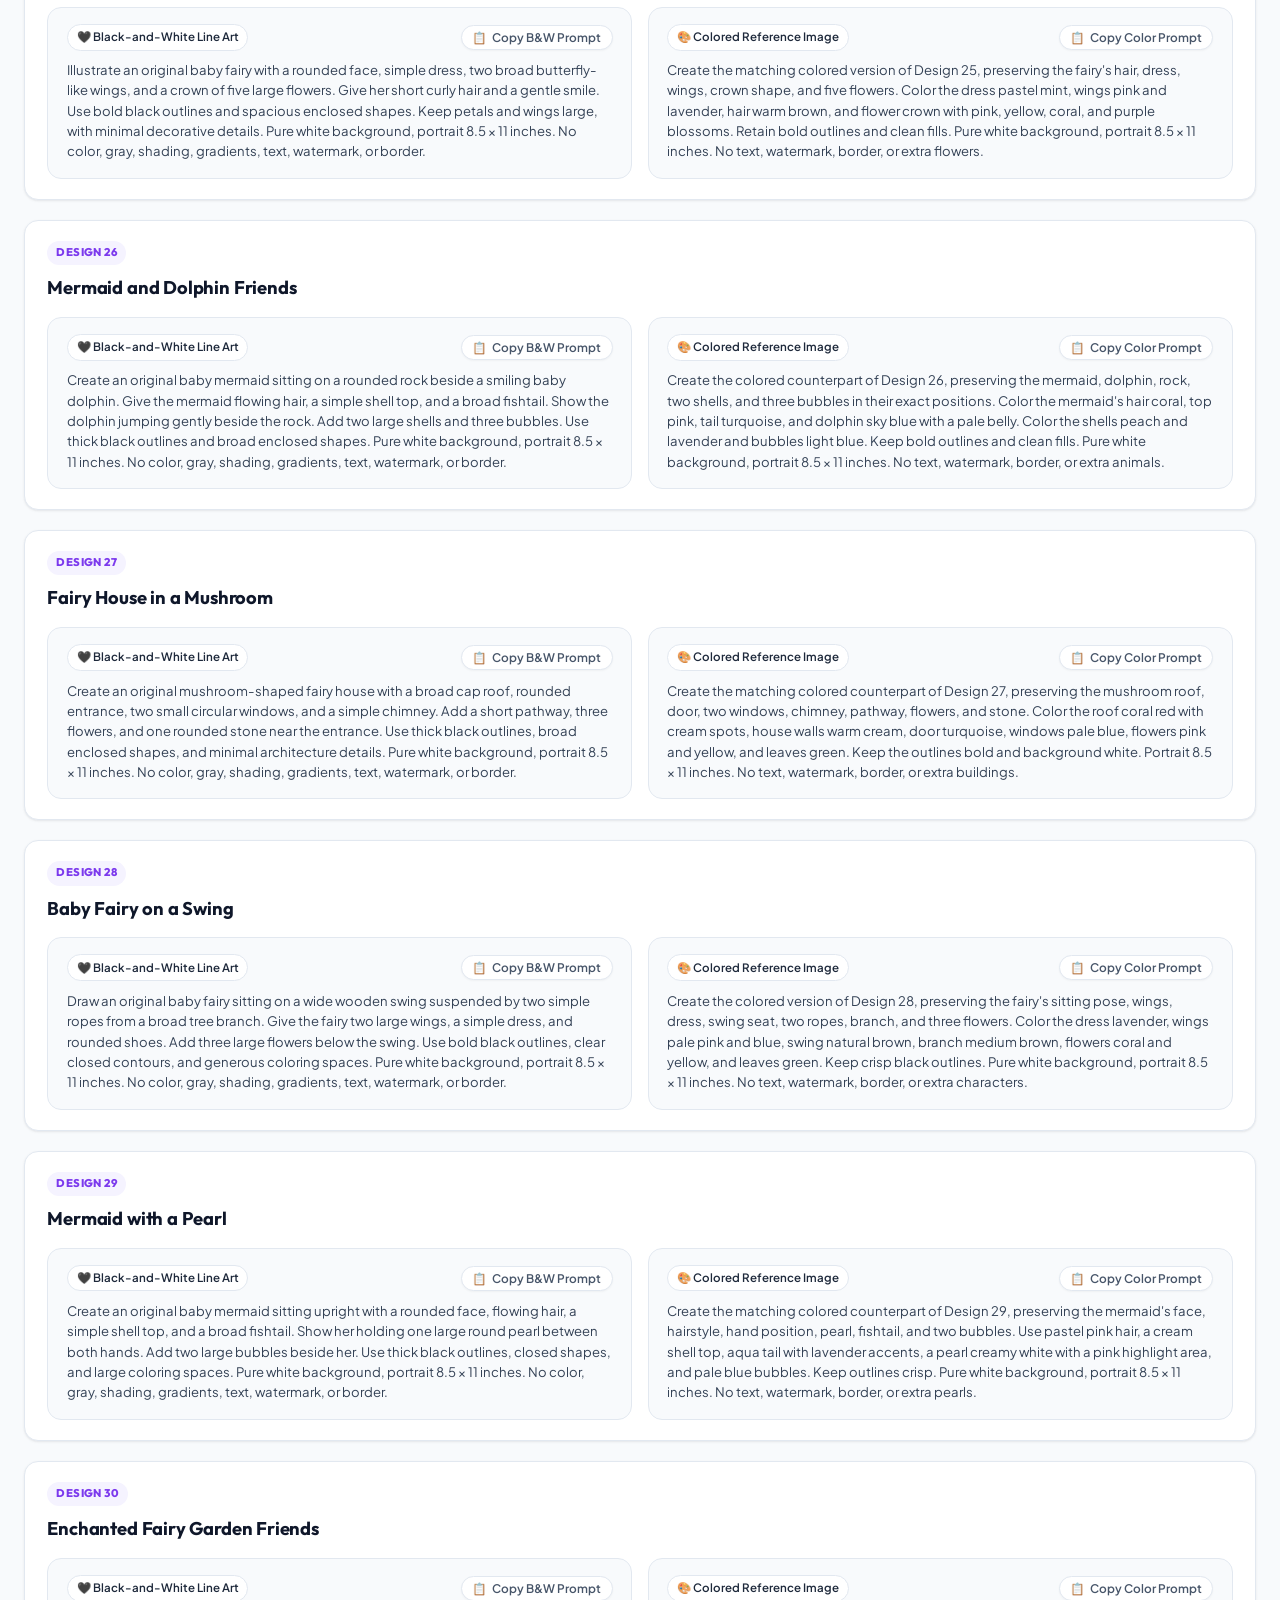
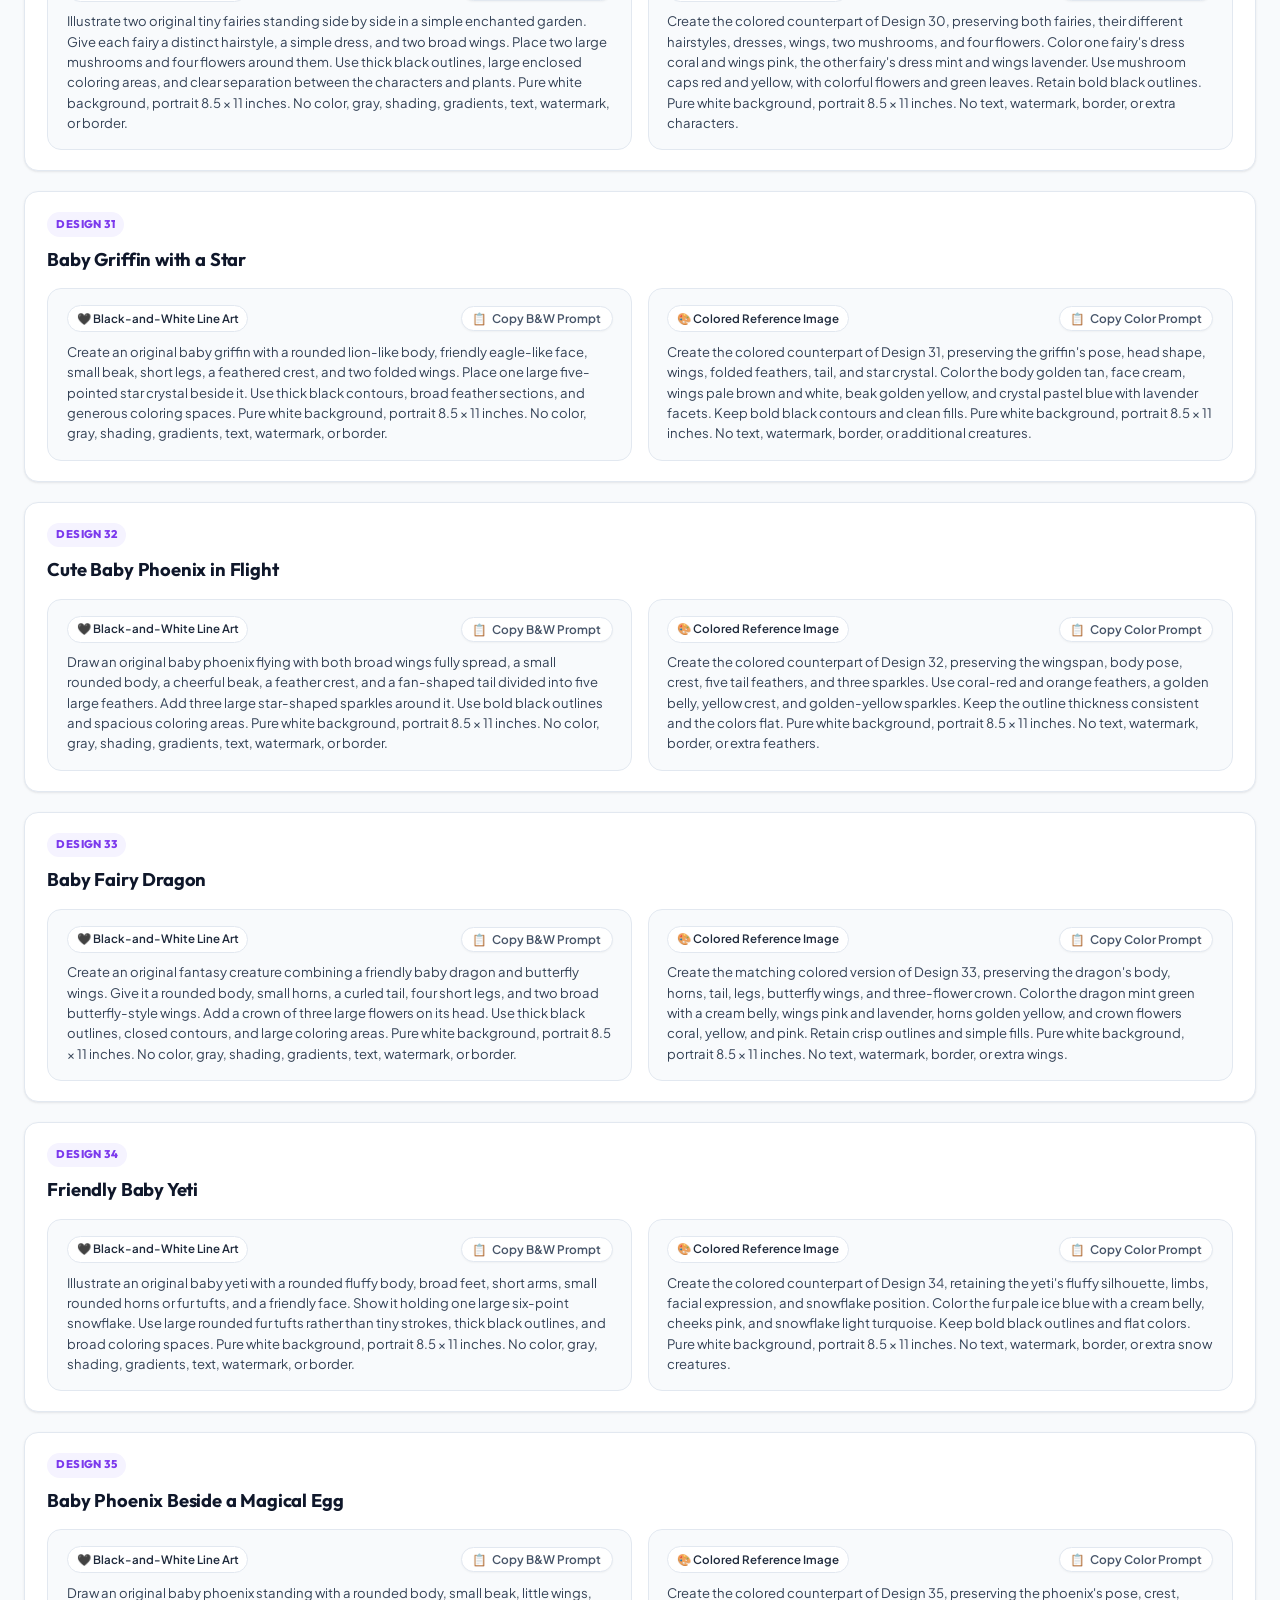
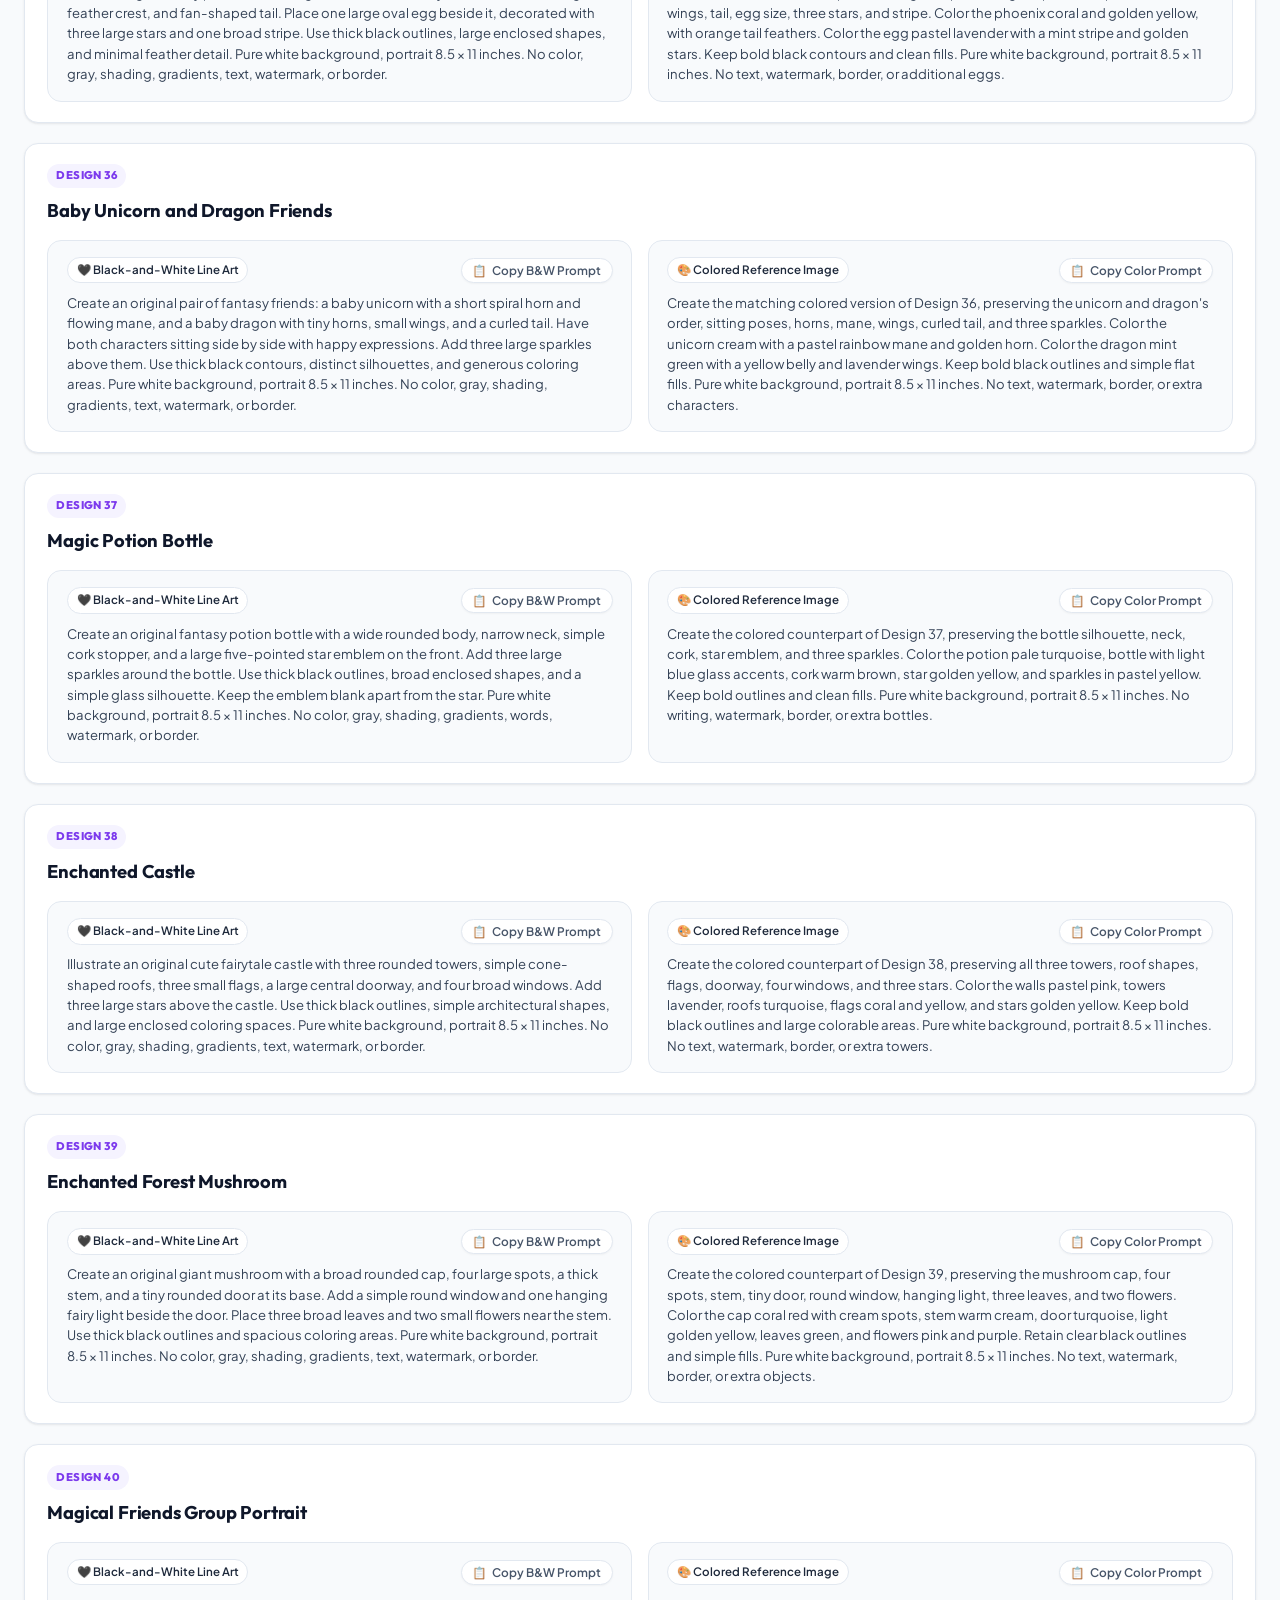
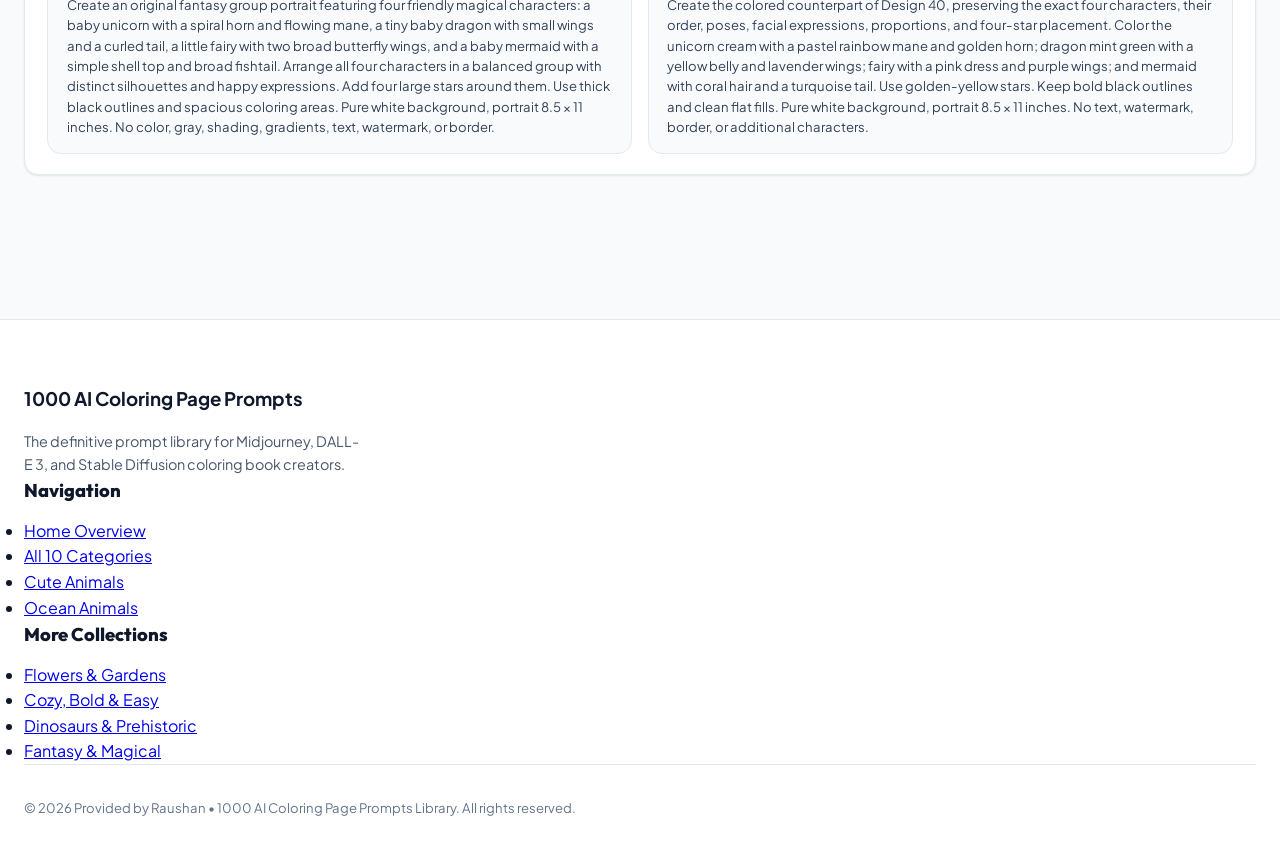
<file: pages/fantasy-magical-creatures.html>
<!DOCTYPE html>
<html lang="en">
<head>
  <meta charset="UTF-8">
  <meta name="viewport" content="width=device-width, initial-scale=1.0">
  <title>40 Fantasy & Magical Creatures Coloring Pages | 80 AI Image Prompts</title>
  <meta name="description" content="40 original fantasy and magical creatures coloring designs with 80 paired AI image prompts (Black-and-White line art + colored references) for Midjourney & DALL-E 3.">
  <!-- Favicon / Logo -->
  <link rel="icon" type="image/jpeg" href="../raushan.jpg">
  <link rel="shortcut icon" href="../raushan.jpg">
  <link rel="apple-touch-icon" href="../raushan.jpg">
  <link rel="stylesheet" href="../style.css">
</head>
<body data-category-id="fantasy-magical-creatures">
  <div class="ambient-glow"></div>
  <div class="ambient-orb orb-1"></div>

  <!-- Top Creator & Copyright Bar -->
  <header class="top-creator-bar">
    <a href="../index.html" class="creator-badge-pill" title="Official Collection Provided by Raushan – Back to Home">
      <div class="creator-avatar-wrap">
        <img src="../raushan.jpg" alt="Provided by Raushan" class="creator-avatar-img">
        <span class="creator-verified-badge" title="Verified Creator">✓</span>
      </div>
      <div class="creator-details">
        <span class="creator-name-text">Provided by <strong class="creator-highlight">Raushan</strong></span>
      </div>
    </a>
  </header>

  <!-- Top Header Sticker -->
  <div class="top-header-sticker-wrap">
    <a href="../index.html" class="top-header-sticker" title="1000 AI Coloring Page Prompts – Home">
      <span class="sticker-sparkle">✨</span>
      <span class="sticker-title">1000 AI Coloring Page Prompts – Complete B&W & Color Reference Collection</span>
    </a>
  </div>

  <!-- Floating Categories Button (Bottom Right) -->
  <button id="sidebar-toggle-btn" class="floating-categories-fab" aria-label="Open All 10 Categories" title="Open All 10 Categories">
    <svg width="20" height="20" viewBox="0 0 24 24" fill="none" stroke="currentColor" stroke-width="2.3" stroke-linecap="round" stroke-linejoin="round">
      <line x1="3" y1="12" x2="21" y2="12"></line>
      <line x1="3" y1="6" x2="21" y2="6"></line>
      <line x1="3" y1="18" x2="21" y2="18"></line>
    </svg>
    <span class="fab-label">Categories</span>
    <span class="fab-count-badge">10</span>
  </button>

  <!-- Offcanvas Categories Sidebar Drawer -->
  <div id="sidebar-overlay" class="sidebar-overlay" aria-hidden="true"></div>
  <aside id="app-sidebar" class="app-sidebar" aria-label="Categories Navigation">
    <div class="sidebar-header">
      <a href="../index.html" class="sidebar-brand">
        <img src="../raushan.jpg" alt="Raushan" class="sidebar-brand-avatar">
        <div>
          <h3>1000 AI <span class="brand-badge">Prompts</span></h3>
          <span class="sidebar-author-line">© Provided by Raushan</span>
        </div>
      </a>
      <button id="sidebar-close-btn" class="sidebar-close-btn" aria-label="Close sidebar">✕</button>
    </div>

    <div class="sidebar-body">
      <!-- Categories Header -->
      <div class="sidebar-section-header" style="margin-top: 0.25rem;">
        <span class="sidebar-section-title">All 10 Categories</span>
        <span class="sidebar-meta-badge">1000 Prompts</span>
      </div>

      <!-- Categories List -->
      <nav class="sidebar-categories-nav">
        <a href="cute-animals-pets.html" class="sidebar-cat-item">
          <div class="sidebar-cat-icon" style="background: rgba(255, 107, 139, 0.12); color: #FF6B8B;">🐾</div>
          <div class="sidebar-cat-info">
            <span class="sidebar-cat-name">Cute Animals & Pets</span>
            <span class="sidebar-cat-sub">75 Designs • 150 Prompts</span>
          </div>
          <span class="sidebar-cat-count">75</span>
        </a>

        <a href="ocean-sea-animals.html" class="sidebar-cat-item">
          <div class="sidebar-cat-icon" style="background: rgba(0, 198, 255, 0.12); color: #0099FF;">🐋</div>
          <div class="sidebar-cat-info">
            <span class="sidebar-cat-name">Ocean & Sea Animals</span>
            <span class="sidebar-cat-sub">40 Designs • 80 Prompts</span>
          </div>
          <span class="sidebar-cat-count">40</span>
        </a>

        <a href="kawaii-food-desserts.html" class="sidebar-cat-item">
          <div class="sidebar-cat-icon" style="background: rgba(243, 85, 162, 0.12); color: #F355A2;">🧁</div>
          <div class="sidebar-cat-info">
            <span class="sidebar-cat-name">Kawaii Food & Desserts</span>
            <span class="sidebar-cat-sub">50 Designs • 100 Prompts</span>
          </div>
          <span class="sidebar-cat-count">50</span>
        </a>

        <a href="flowers-gardens.html" class="sidebar-cat-item">
          <div class="sidebar-cat-icon" style="background: rgba(16, 185, 129, 0.12); color: #10B981;">🌸</div>
          <div class="sidebar-cat-info">
            <span class="sidebar-cat-name">Flowers & Gardens</span>
            <span class="sidebar-cat-sub">50 Designs • 100 Prompts</span>
          </div>
          <span class="sidebar-cat-count">50</span>
        </a>

        <a href="fantasy-magical-creatures.html" class="sidebar-cat-item active">
          <div class="sidebar-cat-icon" style="background: rgba(139, 92, 246, 0.12); color: #8B5CF6;">✨</div>
          <div class="sidebar-cat-info">
            <span class="sidebar-cat-name">Fantasy & Magical</span>
            <span class="sidebar-cat-sub">40 Designs • 80 Prompts</span>
          </div>
          <span class="sidebar-cat-count">40</span>
        </a>

        <a href="dinosaurs-prehistoric.html" class="sidebar-cat-item">
          <div class="sidebar-cat-icon" style="background: rgba(245, 158, 11, 0.12); color: #F59E0B;">🦖</div>
          <div class="sidebar-cat-info">
            <span class="sidebar-cat-name">Dinosaurs & Prehistoric</span>
            <span class="sidebar-cat-sub">50 Designs • 100 Prompts</span>
          </div>
          <span class="sidebar-cat-count">50</span>
        </a>

        <a href="vehicles-transportation.html" class="sidebar-cat-item">
          <div class="sidebar-cat-icon" style="background: rgba(236, 72, 153, 0.12); color: #EC4899;">🚀</div>
          <div class="sidebar-cat-info">
            <span class="sidebar-cat-name">Vehicles & Transport</span>
            <span class="sidebar-cat-sub">35 Designs • 70 Prompts</span>
          </div>
          <span class="sidebar-cat-count">35</span>
        </a>

        <a href="cozy-bold-easy.html" class="sidebar-cat-item">
          <div class="sidebar-cat-icon" style="background: rgba(249, 115, 22, 0.12); color: #F97316;">☕</div>
          <div class="sidebar-cat-info">
            <span class="sidebar-cat-name">Cozy, Bold & Easy</span>
            <span class="sidebar-cat-sub">75 Designs • 150 Prompts</span>
          </div>
          <span class="sidebar-cat-count">75</span>
        </a>

        <a href="relaxation-mindfulness.html" class="sidebar-cat-item">
          <div class="sidebar-cat-icon" style="background: rgba(6, 182, 212, 0.12); color: #06B6D4;">🧘</div>
          <div class="sidebar-cat-info">
            <span class="sidebar-cat-name">Relaxation & Mandalas</span>
            <span class="sidebar-cat-sub">35 Designs • 70 Prompts</span>
          </div>
          <span class="sidebar-cat-count">35</span>
        </a>

        <a href="seasonal-holiday.html" class="sidebar-cat-item">
          <div class="sidebar-cat-icon" style="background: rgba(225, 29, 72, 0.12); color: #E11D48;">🎄</div>
          <div class="sidebar-cat-info">
            <span class="sidebar-cat-name">Seasonal & Holiday</span>
            <span class="sidebar-cat-sub">50 Designs • 100 Prompts</span>
          </div>
          <span class="sidebar-cat-count">50</span>
        </a>
      </nav>
    </div>

    <div class="sidebar-footer">
      <div style="font-size: 0.8rem; color: var(--text-muted); font-weight: 500;">
        © 2026 Provided by Raushan • Light Edition
      </div>
    </div>
  </aside>

  <main class="section-container" style="padding-top: 2rem;">
    <!-- Category Hero Header -->
    <div style="text-align: center; max-width: 900px; margin: 0 auto 2.5rem;">
      <h1 class="hero-title" style="margin-bottom: 0.75rem; font-size: clamp(2rem, 4vw, 2.85rem);">
        40 Fantasy & <span style="background: linear-gradient(135deg, #8B5CF6, #D946EF); -webkit-background-clip: text; -webkit-text-fill-color: transparent;">Magical Creatures</span>
      </h1>

      <p style="color: var(--text-primary); font-size: 1.15rem; font-weight: 700; margin-bottom: 0.75rem;">
        80 Ready-to-Use AI Image-Generation Prompts | Black-and-White + Colored References
      </p>
    </div>





    <!-- Paired Prompts Container -->
    <div id="paired-prompts-container" class="paired-cards-container"></div>

    <!-- Empty State -->
    <div id="fantasy-no-results" style="display: none; text-align: center; padding: 4rem 1rem; background: #FFFFFF; border: 1px dashed var(--border-subtle); border-radius: var(--radius-lg);">
      <div style="font-size: 3rem; margin-bottom: 1rem;">✨</div>
      <h3>No magical designs matched your search</h3>
      <p style="color: var(--text-secondary); margin-top: 0.5rem;">Try another keyword like unicorn, baby dragon, fairy, mermaid, or griffin.</p>
      <button id="reset-filter-btn" class="btn btn-secondary" style="margin-top: 1rem;">Reset Search & Filters</button>
    </div>


  </main>

  <div id="toast-container" class="toast-container"></div>

  <!-- Site Footer -->
  <footer class="site-footer">
    <div class="footer-container">
      <div class="footer-brand">
        <h3>1000 AI Coloring Page Prompts</h3>
        <p>The definitive prompt library for Midjourney, DALL-E 3, and Stable Diffusion coloring book creators.</p>
      </div>
      <div class="footer-links-col">
        <h4>Navigation</h4>
        <ul>
          <li><a href="../index.html">Home Overview</a></li>
          <li><a href="#" onclick="document.getElementById('sidebar-toggle-btn').click(); return false;">All 10 Categories</a></li>
          <li><a href="cute-animals-pets.html">Cute Animals</a></li>
          <li><a href="ocean-sea-animals.html">Ocean Animals</a></li>
        </ul>
      </div>
      <div class="footer-links-col">
        <h4>More Collections</h4>
        <ul>
          <li><a href="flowers-gardens.html">Flowers & Gardens</a></li>
          <li><a href="cozy-bold-easy.html">Cozy, Bold & Easy</a></li>
          <li><a href="dinosaurs-prehistoric.html">Dinosaurs & Prehistoric</a></li>
          <li><a href="fantasy-magical-creatures.html">Fantasy & Magical</a></li>
        </ul>
      </div>
    </div>
    <div class="footer-bottom">
      <p>© 2026 Provided by Raushan • 1000 AI Coloring Page Prompts Library. All rights reserved.</p>
    </div>
  </footer>

  <!-- Scripts -->
  <script src="../prompts-data.js"></script>
  <script src="fantasy-magical-data.js?v=2"></script>
  <script>
    (function() {
      // Sidebar drawer controls
      const sidebar = document.getElementById('app-sidebar');
      const overlay = document.getElementById('sidebar-overlay');
      const toggleBtn = document.getElementById('sidebar-toggle-btn');
      const closeBtn = document.getElementById('sidebar-close-btn');

      function openSidebar() {
        if (sidebar && overlay) {
          sidebar.classList.add('open');
          overlay.classList.add('open');
          document.body.style.overflow = 'hidden';
        }
      }

      function closeSidebar() {
        if (sidebar && overlay) {
          sidebar.classList.remove('open');
          overlay.classList.remove('open');
          document.body.style.overflow = '';
        }
      }

      if (toggleBtn) toggleBtn.addEventListener('click', openSidebar);
      if (closeBtn) closeBtn.addEventListener('click', closeSidebar);
      if (overlay) overlay.addEventListener('click', closeSidebar);

      // Interactive Paired Prompts Controller
      let activeCategory = 'all';
      let searchQuery = '';
      let viewMode = 'both'; // 'both', 'bw', 'color'

      const container = document.getElementById('paired-prompts-container');
      const noResultsEl = document.getElementById('fantasy-no-results');
      const searchInput = document.getElementById('fantasy-search-input');
      const searchClearBtn = document.getElementById('fantasy-search-clear');
      const resetBtn = document.getElementById('reset-filter-btn');
      const filterPills = document.querySelectorAll('.filter-pill[data-cat]');
      const viewModeBtns = document.querySelectorAll('.view-mode-btn[data-mode]');
      const toastContainer = document.getElementById('toast-container');
      const copyChecklistBtn = document.getElementById('copy-checklist-btn');

      // Toast notification
      function showToast(message, icon = '✓') {
        const toast = document.createElement('div');
        toast.className = 'toast';
        toast.innerHTML = `<span style="color:#7C3AED; font-weight:800;">${icon}</span> <span>${message}</span>`;
        toastContainer.appendChild(toast);
        setTimeout(() => toast.remove(), 2600);
      }

      // Clipboard helper
      function copyText(text, btnElement, successMsg = 'Copied to clipboard!') {
        if (navigator.clipboard && navigator.clipboard.writeText) {
          navigator.clipboard.writeText(text).then(() => {
            handleCopied(btnElement, successMsg);
          }).catch(() => fallbackCopy(text, btnElement, successMsg));
        } else {
          fallbackCopy(text, btnElement, successMsg);
        }
      }

      function fallbackCopy(text, btnElement, successMsg) {
        const ta = document.createElement('textarea');
        ta.value = text;
        ta.style.position = 'fixed';
        ta.style.left = '-9999px';
        document.body.appendChild(ta);
        ta.select();
        document.execCommand('copy');
        ta.remove();
        handleCopied(btnElement, successMsg);
      }

      function handleCopied(btn, msg) {
        showToast(msg);
        if (btn) {
          const original = btn.innerHTML;
          btn.classList.add('copied');
          btn.innerHTML = `<span>✓</span> <span>Copied!</span>`;
          setTimeout(() => {
            btn.classList.remove('copied');
            btn.innerHTML = original;
          }, 2000);
        }
      }

      // Filter Data
      function getFilteredDesigns() {
        const sourceData = (typeof window.FANTASY_MAGICAL_DATA !== 'undefined' && Array.isArray(window.FANTASY_MAGICAL_DATA) && window.FANTASY_MAGICAL_DATA.length > 0)
          ? window.FANTASY_MAGICAL_DATA
          : (typeof FANTASY_MAGICAL_DATA !== 'undefined' && Array.isArray(FANTASY_MAGICAL_DATA) ? FANTASY_MAGICAL_DATA : []);

        return sourceData.filter(item => {
          // Category filter
          if (activeCategory !== 'all' && item.categoryNum !== Number(activeCategory)) {
            return false;
          }
          // Search query
          if (searchQuery) {
            const q = searchQuery.toLowerCase().trim();
            const inTitle = item.title.toLowerCase().includes(q);
            const inScene = item.scene.toLowerCase().includes(q);
            const inBw = item.bwPrompt.toLowerCase().includes(q);
            const inColor = item.colorPrompt.toLowerCase().includes(q);
            const inNum = item.designNumber.toLowerCase().includes(q);
            if (!inTitle && !inScene && !inBw && !inColor && !inNum) {
              return false;
            }
          }
          return true;
        });
      }

      // Render Cards
      function renderCards() {
        const designs = getFilteredDesigns();

        if (designs.length === 0) {
          container.innerHTML = '';
          noResultsEl.style.display = 'block';
          return;
        }

        noResultsEl.style.display = 'none';
        container.innerHTML = '';

        const frag = document.createDocumentFragment();

        designs.forEach(item => {
          const card = document.createElement('div');
          card.className = 'paired-card';
          card.id = `design-${item.id}`;

          const showBw = viewMode === 'both' || viewMode === 'bw';
          const showColor = viewMode === 'both' || viewMode === 'color';
          const gridClass = (viewMode === 'bw' || viewMode === 'color') ? 'single-col' : '';

          card.innerHTML = `
            <div class="paired-card-header">
              <div class="paired-card-top-row">
                <div class="paired-badges-group">
                  <span class="design-num-badge" style="background:#F5F3FF; color:#7C3AED; border-color:#DDD6FE;">${item.designNumber}</span>
                </div>
              </div>

              <h2 class="paired-title">${item.title}</h2>
            </div>

            <div class="paired-prompts-grid ${gridClass}">
              ${showBw ? `
                <div class="prompt-panel bw">
                  <div class="panel-header">
                    <span class="panel-badge bw">🖤 Black-and-White Line Art</span>
                    <button class="panel-copy-btn" data-copy-type="bw" data-id="${item.id}">
                      <span>📋</span> Copy B&W Prompt
                    </button>
                  </div>
                  <div class="panel-text" title="Black-and-White Image Prompt">${item.bwPrompt}</div>
                </div>
              ` : ''}

              ${showColor ? `
                <div class="prompt-panel color">
                  <div class="panel-header">
                    <span class="panel-badge color">🎨 Colored Reference Image</span>
                    <button class="panel-copy-btn" data-copy-type="color" data-id="${item.id}">
                      <span>📋</span> Copy Color Prompt
                    </button>
                  </div>
                  <div class="panel-text" title="Colored Reference Image Prompt">${item.colorPrompt}</div>
                </div>
              ` : ''}
            </div>
          `;

          frag.appendChild(card);
        });

        container.appendChild(frag);
      }

      // Event delegation for copy buttons
      container.addEventListener('click', (e) => {
        const copyBtn = e.target.closest('[data-copy-type]');
        if (!copyBtn) return;

        const copyType = copyBtn.getAttribute('data-copy-type');
        const designId = Number(copyBtn.getAttribute('data-id'));

        const sourceData = (typeof window.FANTASY_MAGICAL_DATA !== 'undefined' && Array.isArray(window.FANTASY_MAGICAL_DATA) && window.FANTASY_MAGICAL_DATA.length > 0)
          ? window.FANTASY_MAGICAL_DATA
          : (typeof FANTASY_MAGICAL_DATA !== 'undefined' && Array.isArray(FANTASY_MAGICAL_DATA) ? FANTASY_MAGICAL_DATA : []);

        const design = sourceData.find(d => d.id === designId);
        if (!design) return;

        if (copyType === 'bw') {
          copyText(design.bwPrompt, copyBtn, `Copied B&W prompt for ${design.designNumber}!`);
        } else if (copyType === 'color') {
          copyText(design.colorPrompt, copyBtn, `Copied Colored Reference prompt for ${design.designNumber}!`);
        } else if (copyType === 'both') {
          const combined = `### ${design.designNumber} — ${design.title}\n**Scene:** ${design.scene}\n\n**BLACK-AND-WHITE IMAGE PROMPT**\n${design.bwPrompt}\n\n**COLORED REFERENCE IMAGE PROMPT**\n${design.colorPrompt}`;
          copyText(combined, copyBtn, `Copied paired prompts for ${design.designNumber}!`);
        }
      });

      // Filter Pill clicks
      filterPills.forEach(pill => {
        pill.addEventListener('click', () => {
          filterPills.forEach(p => p.classList.remove('active'));
          pill.classList.add('active');
          activeCategory = pill.getAttribute('data-cat');
          renderCards();
        });
      });

      // View Mode Toggle
      viewModeBtns.forEach(btn => {
        btn.addEventListener('click', () => {
          viewModeBtns.forEach(b => b.classList.remove('active'));
          btn.classList.add('active');
          viewMode = btn.getAttribute('data-mode');
          renderCards();
        });
      });

      // Search events
      if (searchInput) {
        searchInput.addEventListener('input', (e) => {
          searchQuery = e.target.value;
          renderCards();
        });
      }

      if (searchClearBtn) {
        searchClearBtn.addEventListener('click', () => {
          if (searchInput) {
            searchInput.value = '';
            searchQuery = '';
            renderCards();
            searchInput.focus();
          }
        });
      }

      if (resetBtn) {
        resetBtn.addEventListener('click', () => {
          if (searchInput) searchInput.value = '';
          searchQuery = '';
          activeCategory = 'all';
          filterPills.forEach((p, idx) => {
            if (idx === 0) p.classList.add('active');
            else p.classList.remove('active');
          });
          renderCards();
        });
      }

      // Copy Quality Checklist
      if (copyChecklistBtn) {
        copyChecklistBtn.addEventListener('click', () => {
          const checklistText = `# FINAL IMAGE QUALITY CHECKLIST (40 FANTASY & MAGICAL CREATURES)

Before selling or publishing the generated images:

1. Generate every black-and-white illustration individually.
2. Upload each black-and-white image as a reference for its matching colored counterpart.
3. Verify that characters, poses, horns, wings, tails, clothing, facial features, and decorative objects match.
4. Check that the black-and-white pages have thick, clear outlines, closed contours, and large coloring spaces.
5. Inspect colored references for incomplete fills, distorted anatomy, duplicated limbs, and unexpected details.
6. Verify the actual image dimensions and Amazon KDP trim, margin, and bleed requirements.
7. Confirm the image-generation tool's commercial-use terms and follow applicable KDP AI-content disclosure requirements.

## Collection Summary
- 40 original Fantasy & Magical Creatures designs
- 40 black-and-white image prompts
- 40 matching colored-reference prompts
- 80 individual image-generation prompts total`;
          copyText(checklistText, copyChecklistBtn, 'Copied Quality Checklist to clipboard!');
        });
      }

      // Initial execution
      renderCards();

      // Lifecycle hooks to guarantee initial render
      if (document.readyState === 'loading') {
        document.addEventListener('DOMContentLoaded', renderCards);
      }
      window.addEventListener('load', renderCards);
    })();
  </script>
</body>
</html>
</file>
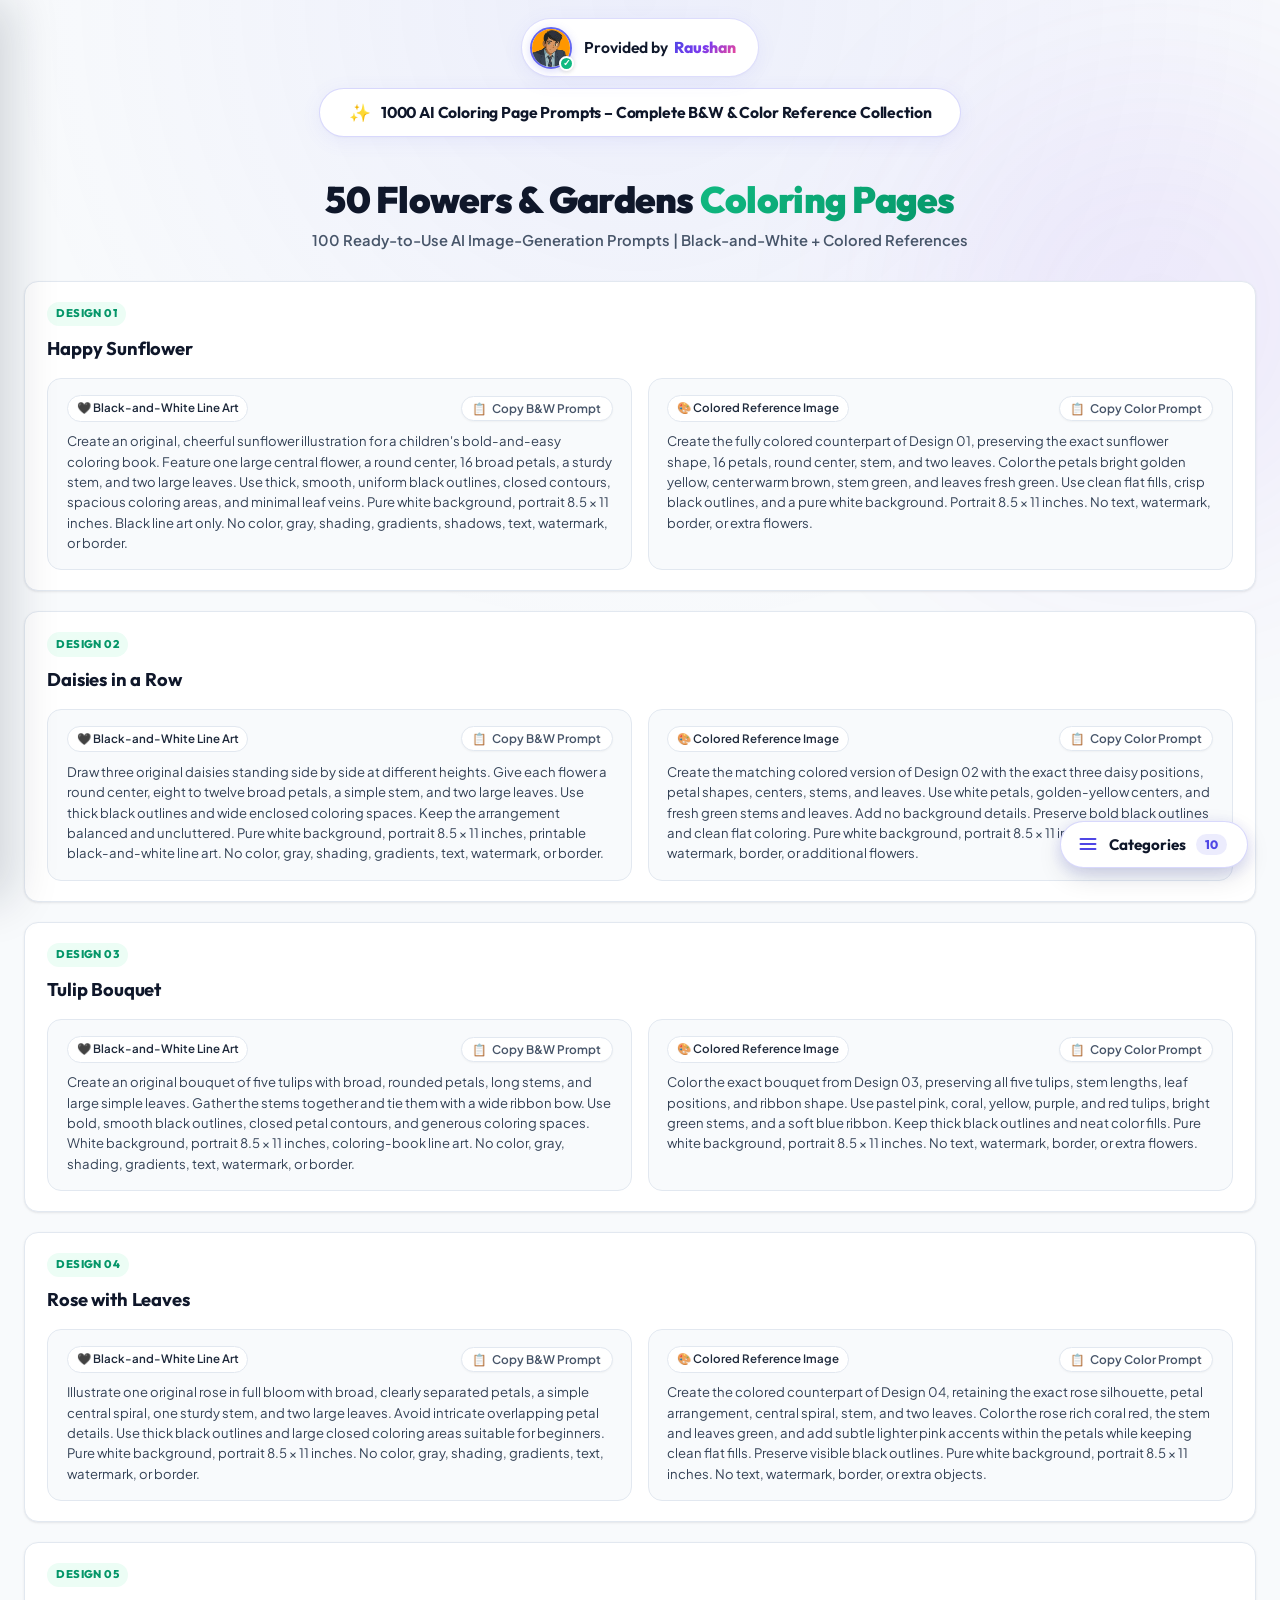
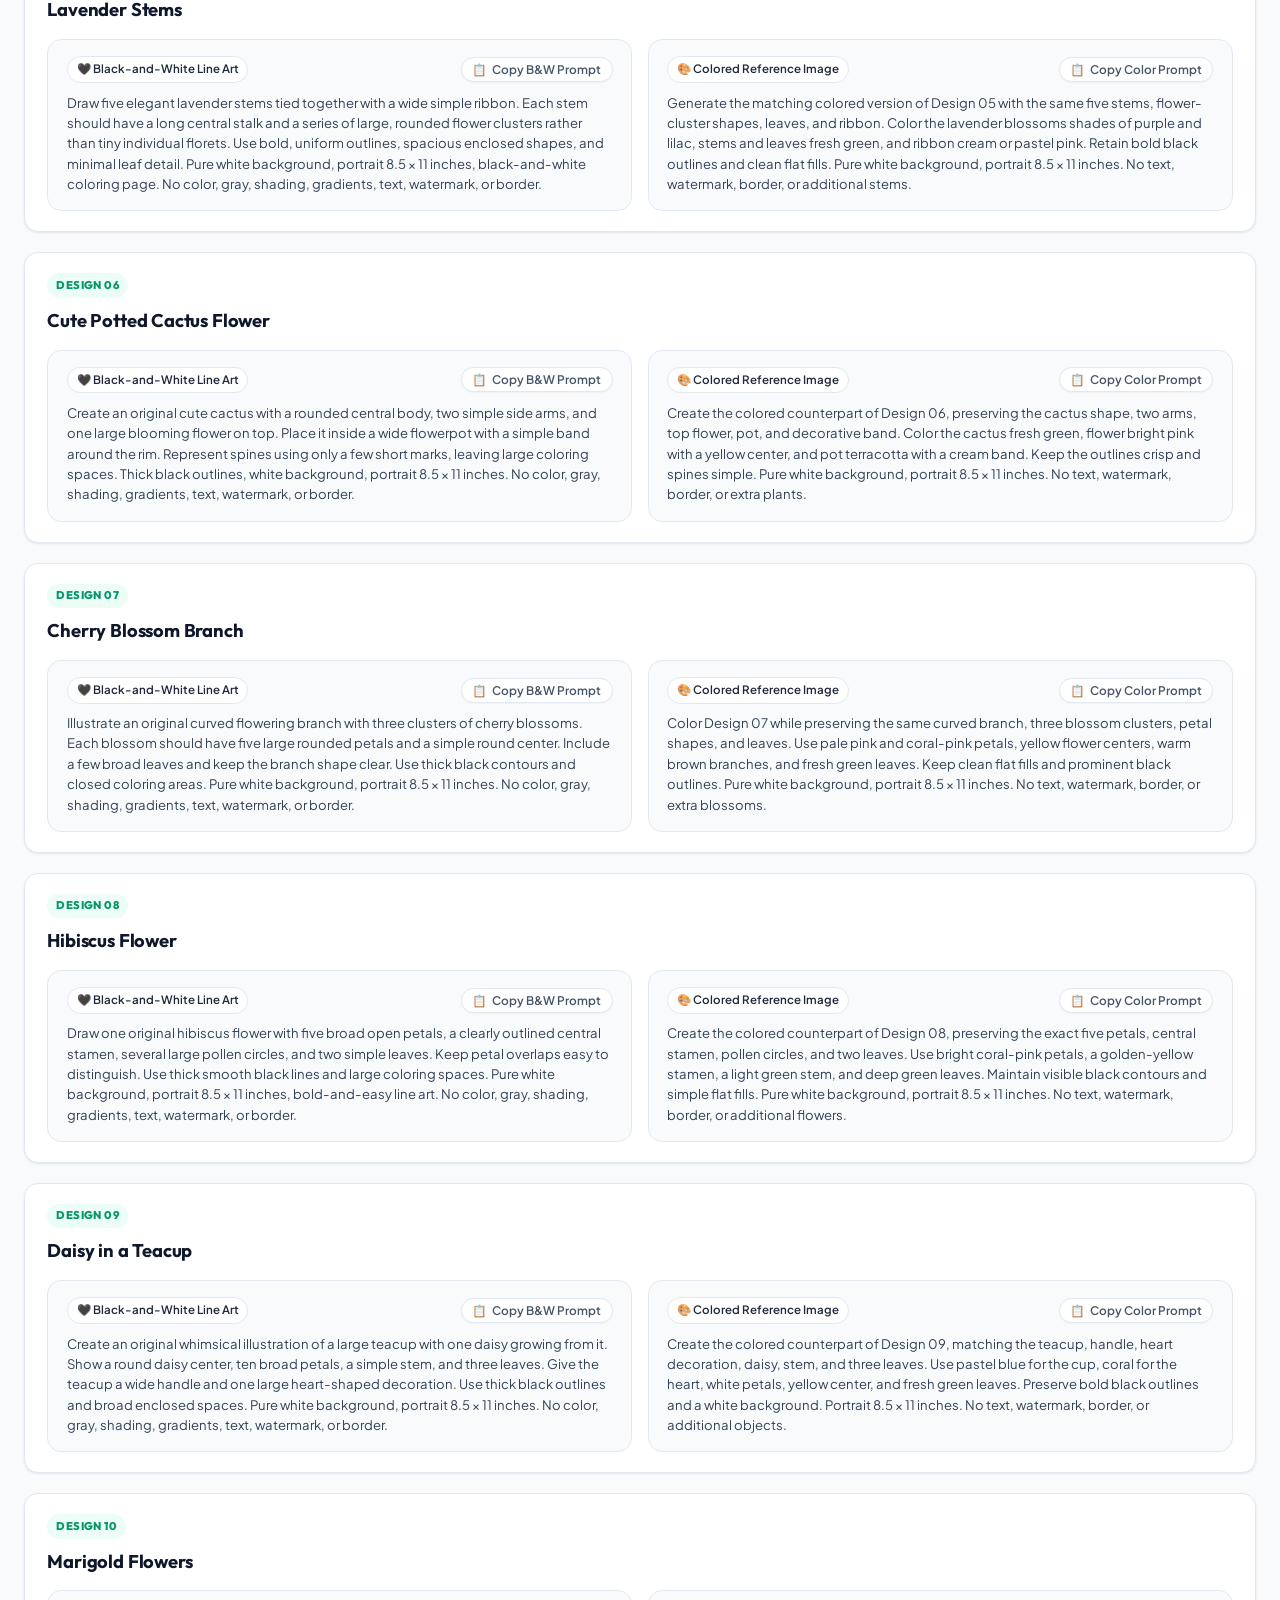
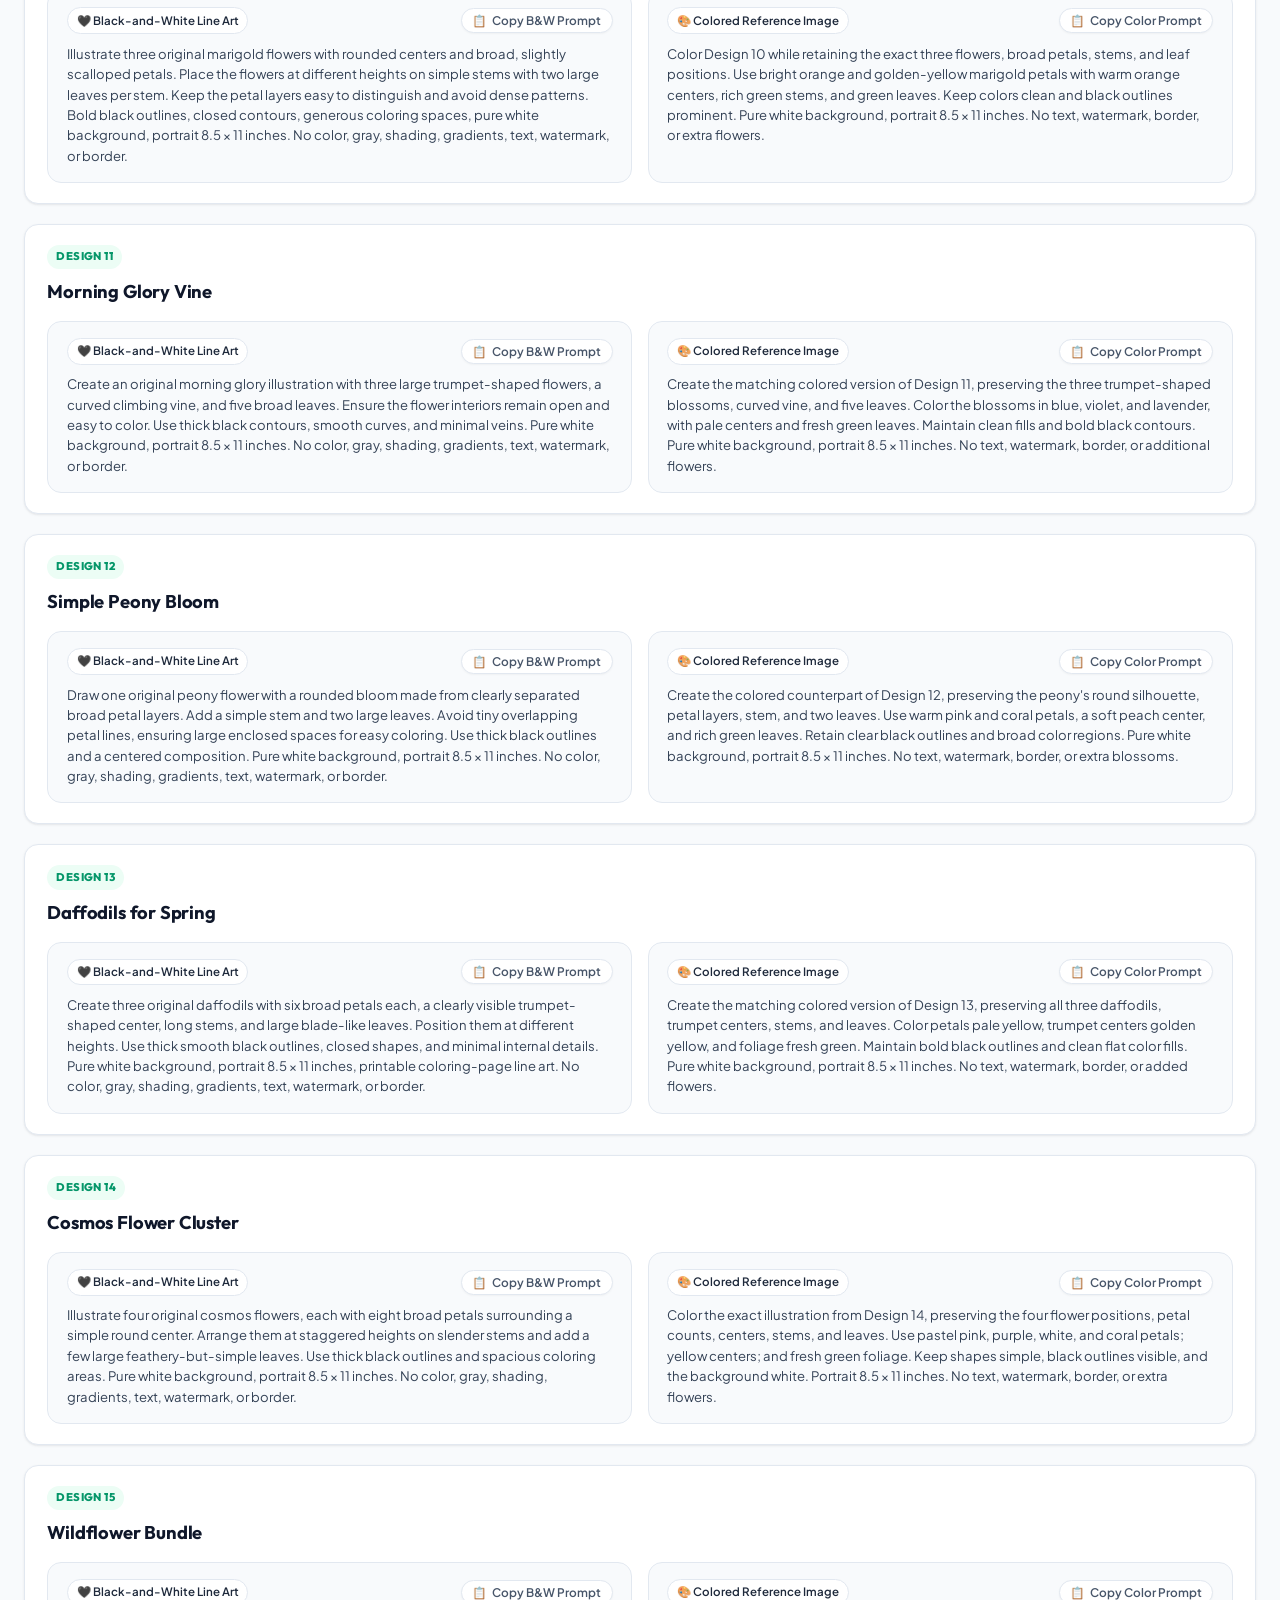
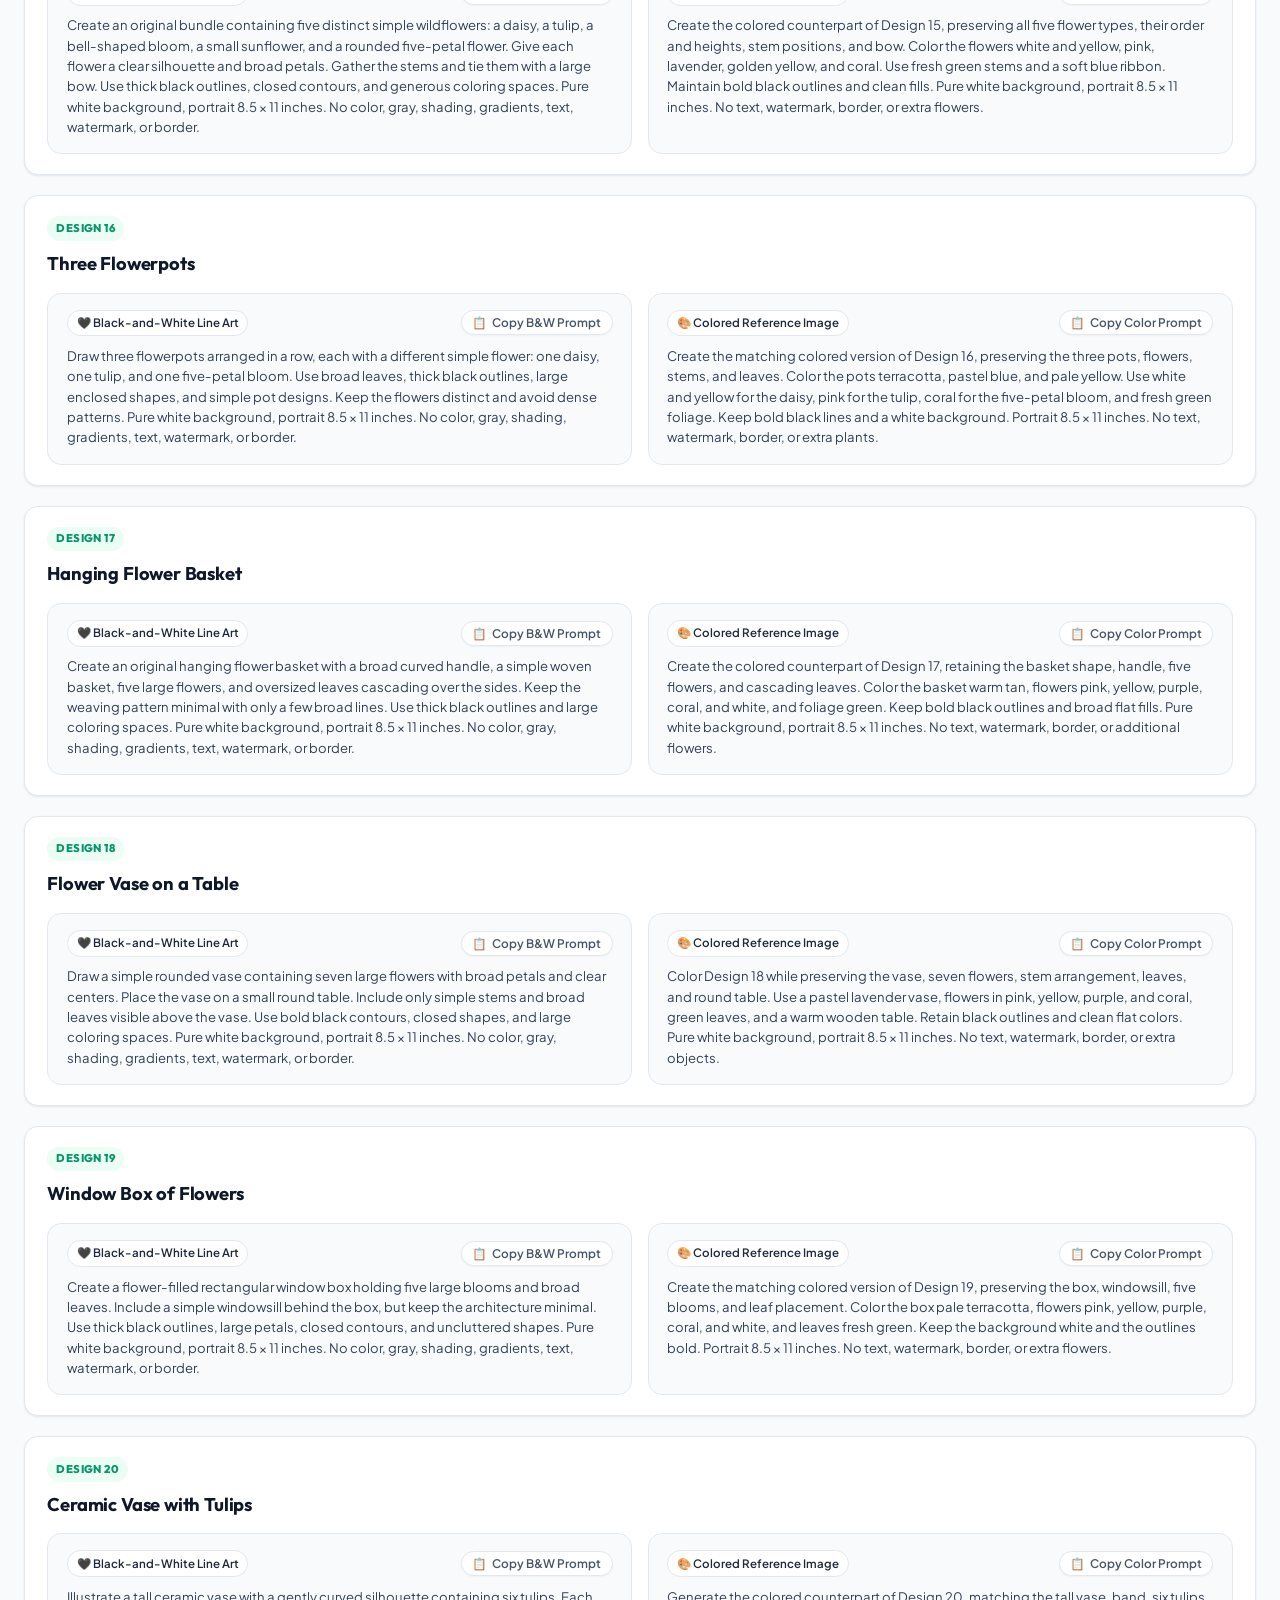
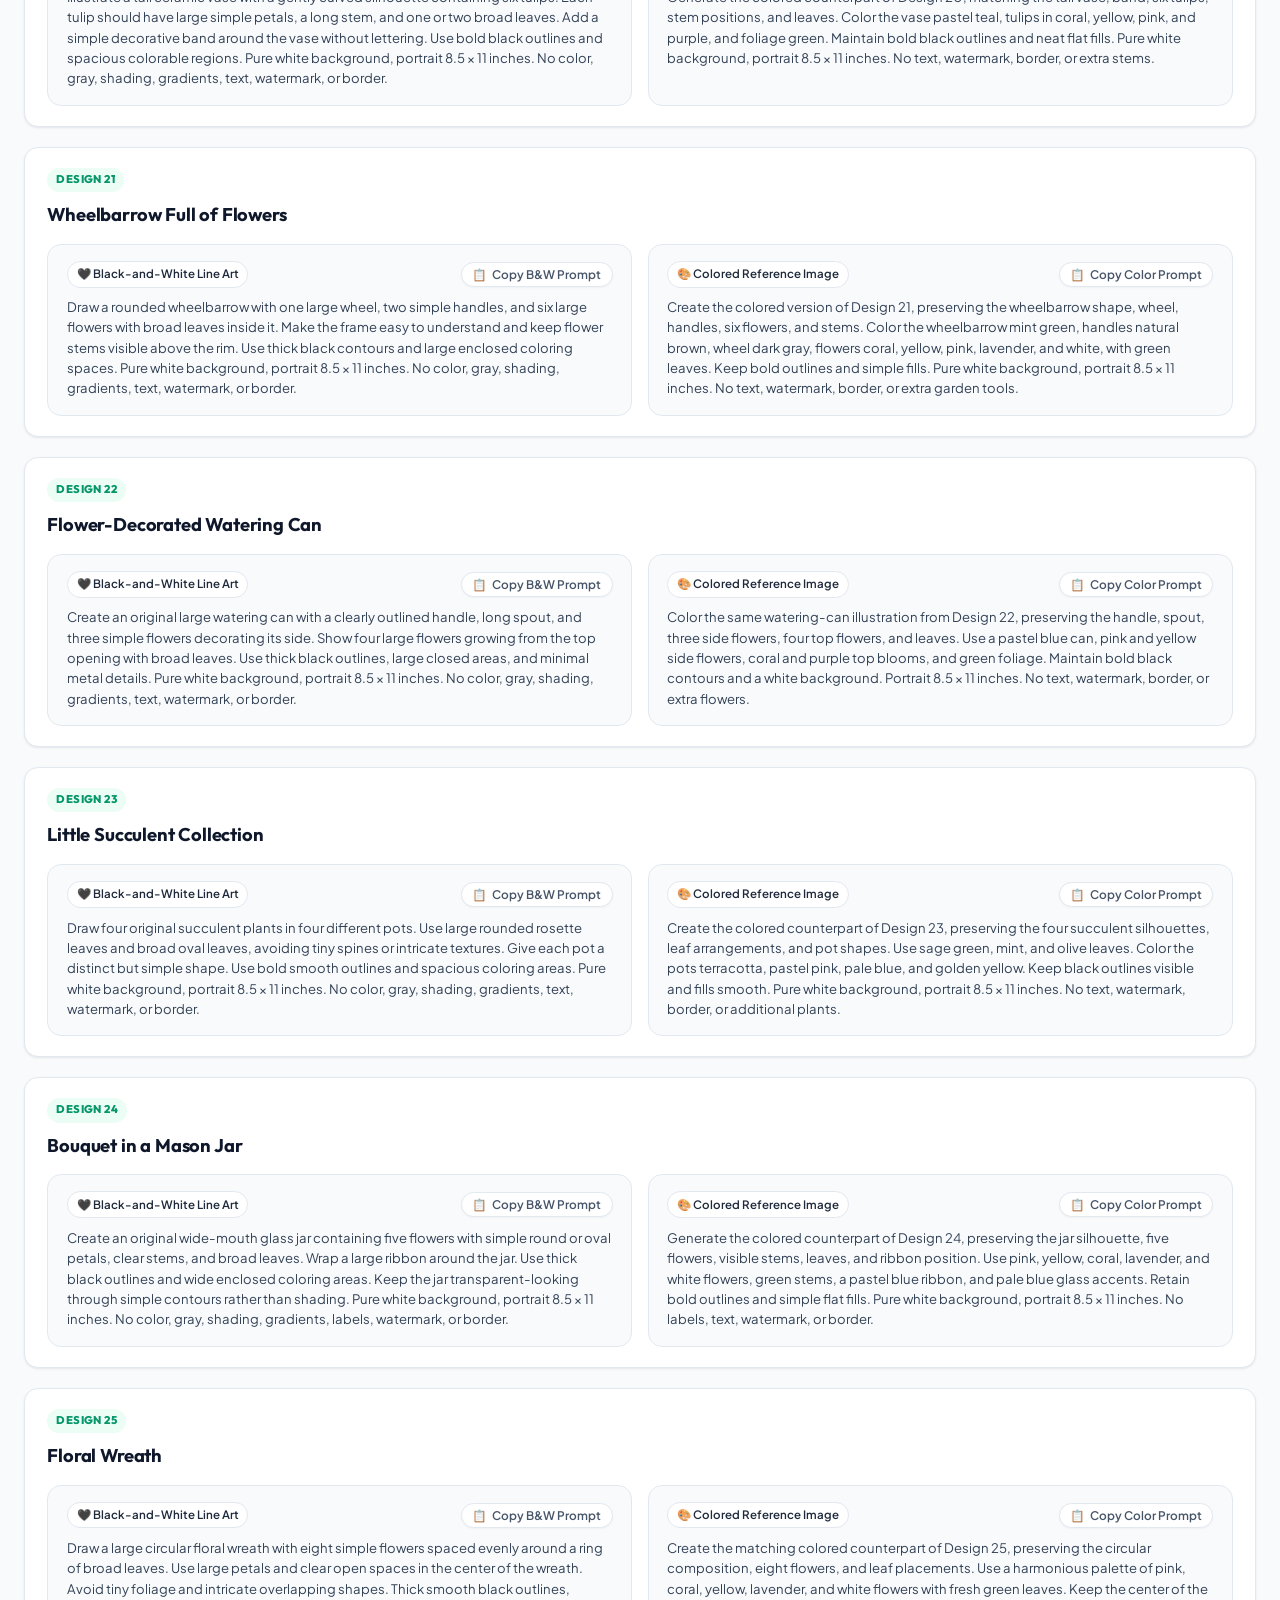
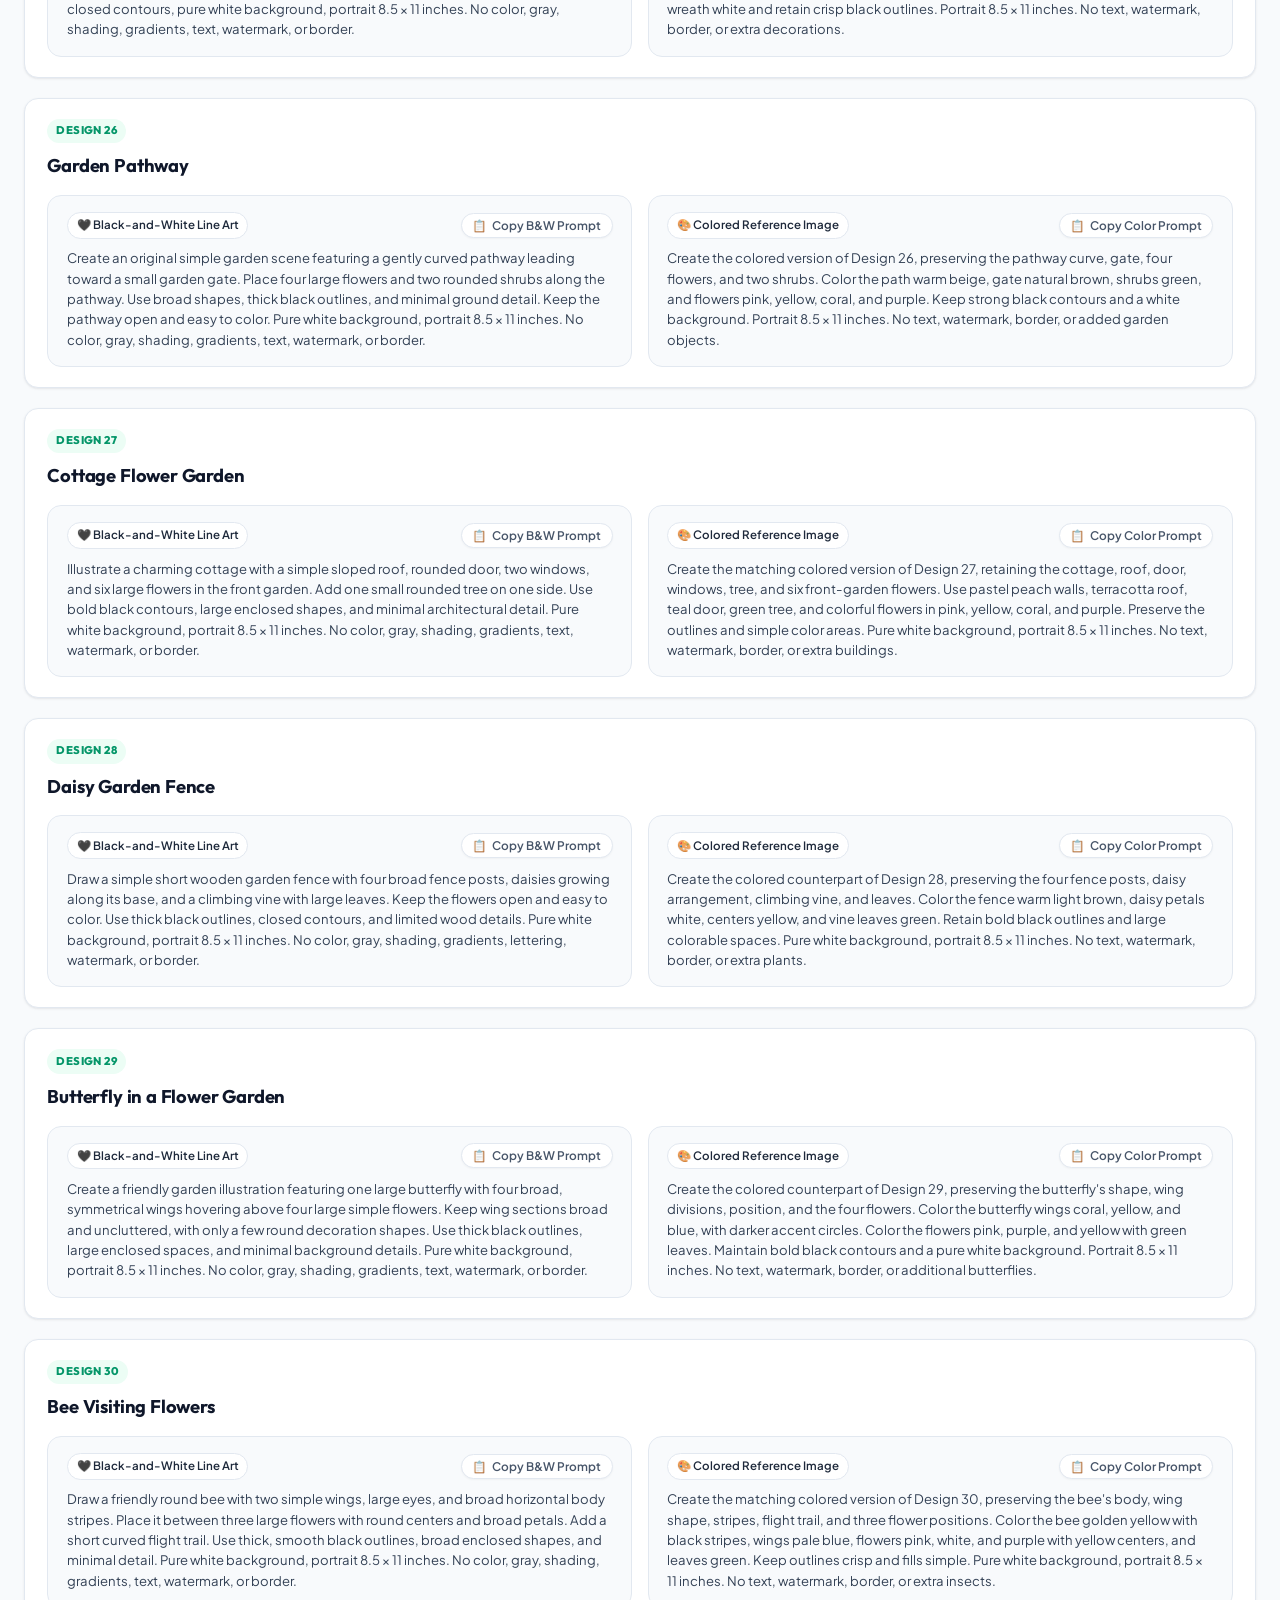
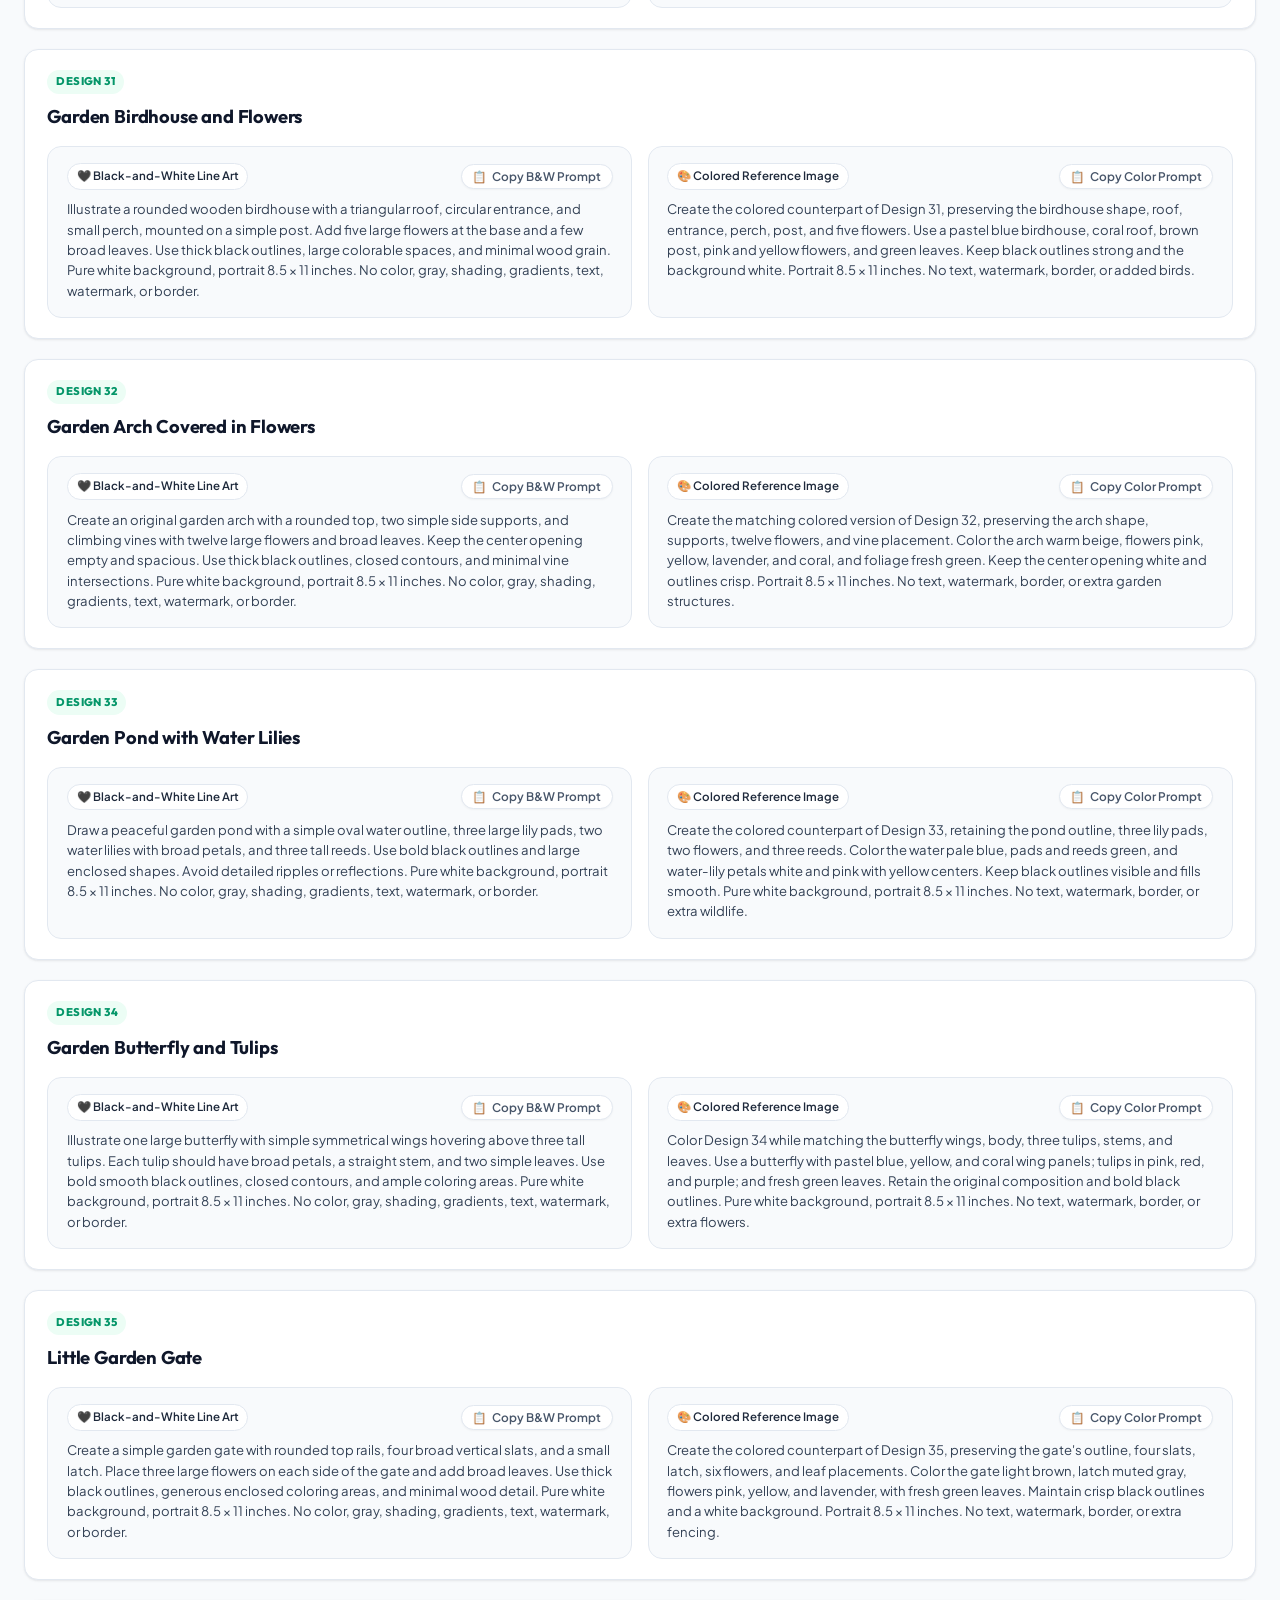
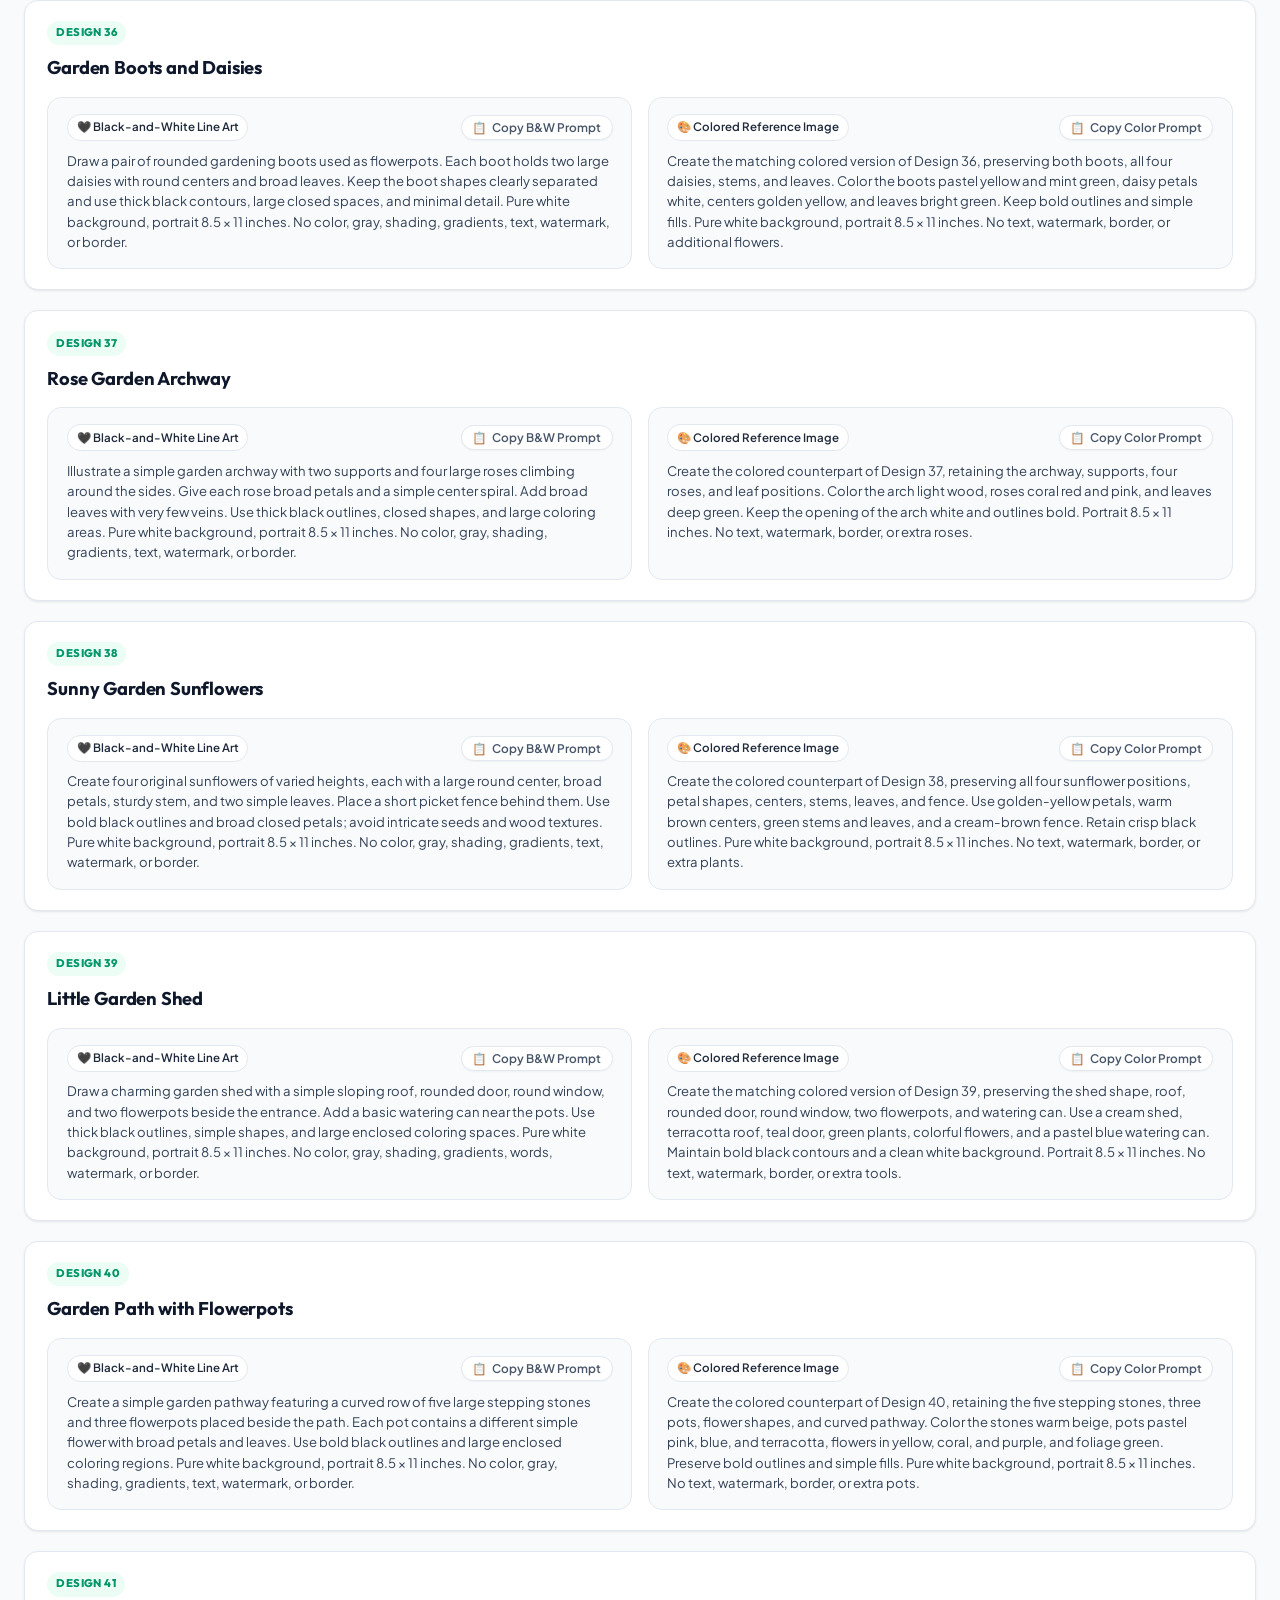
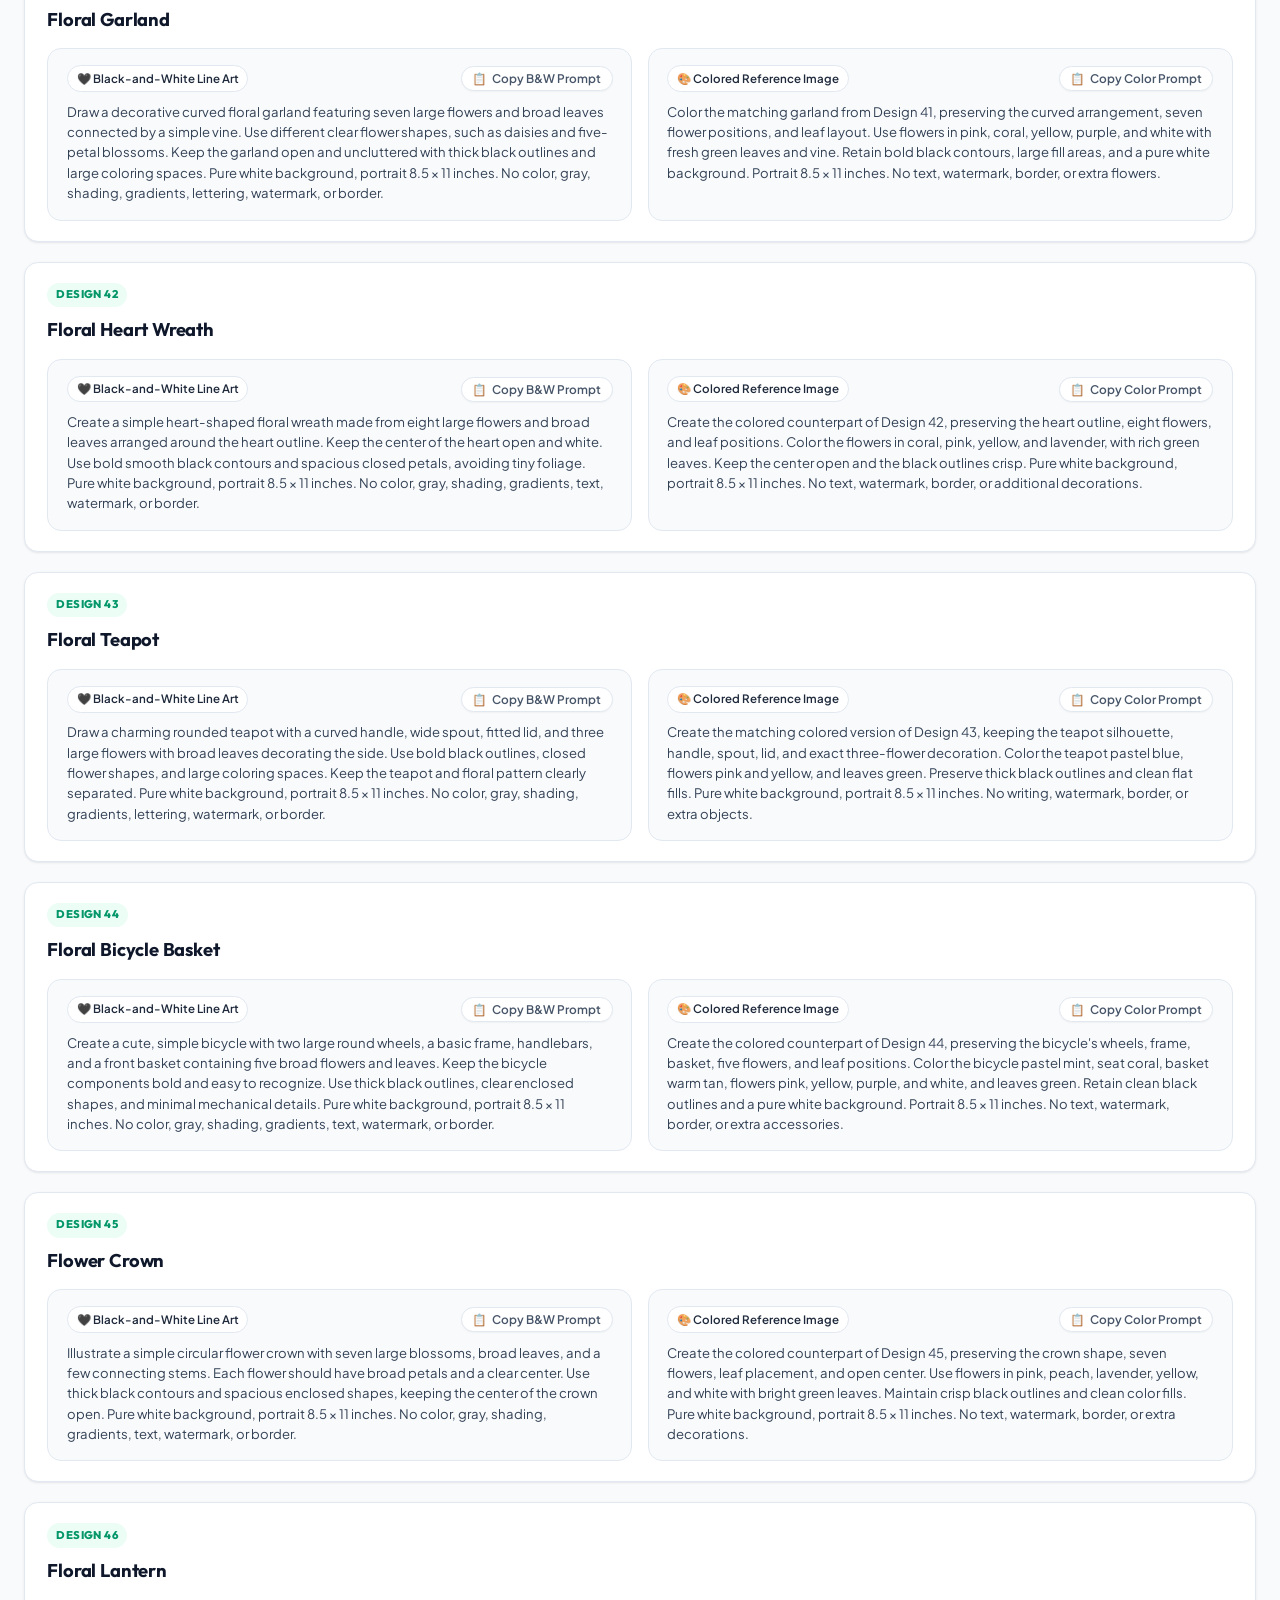
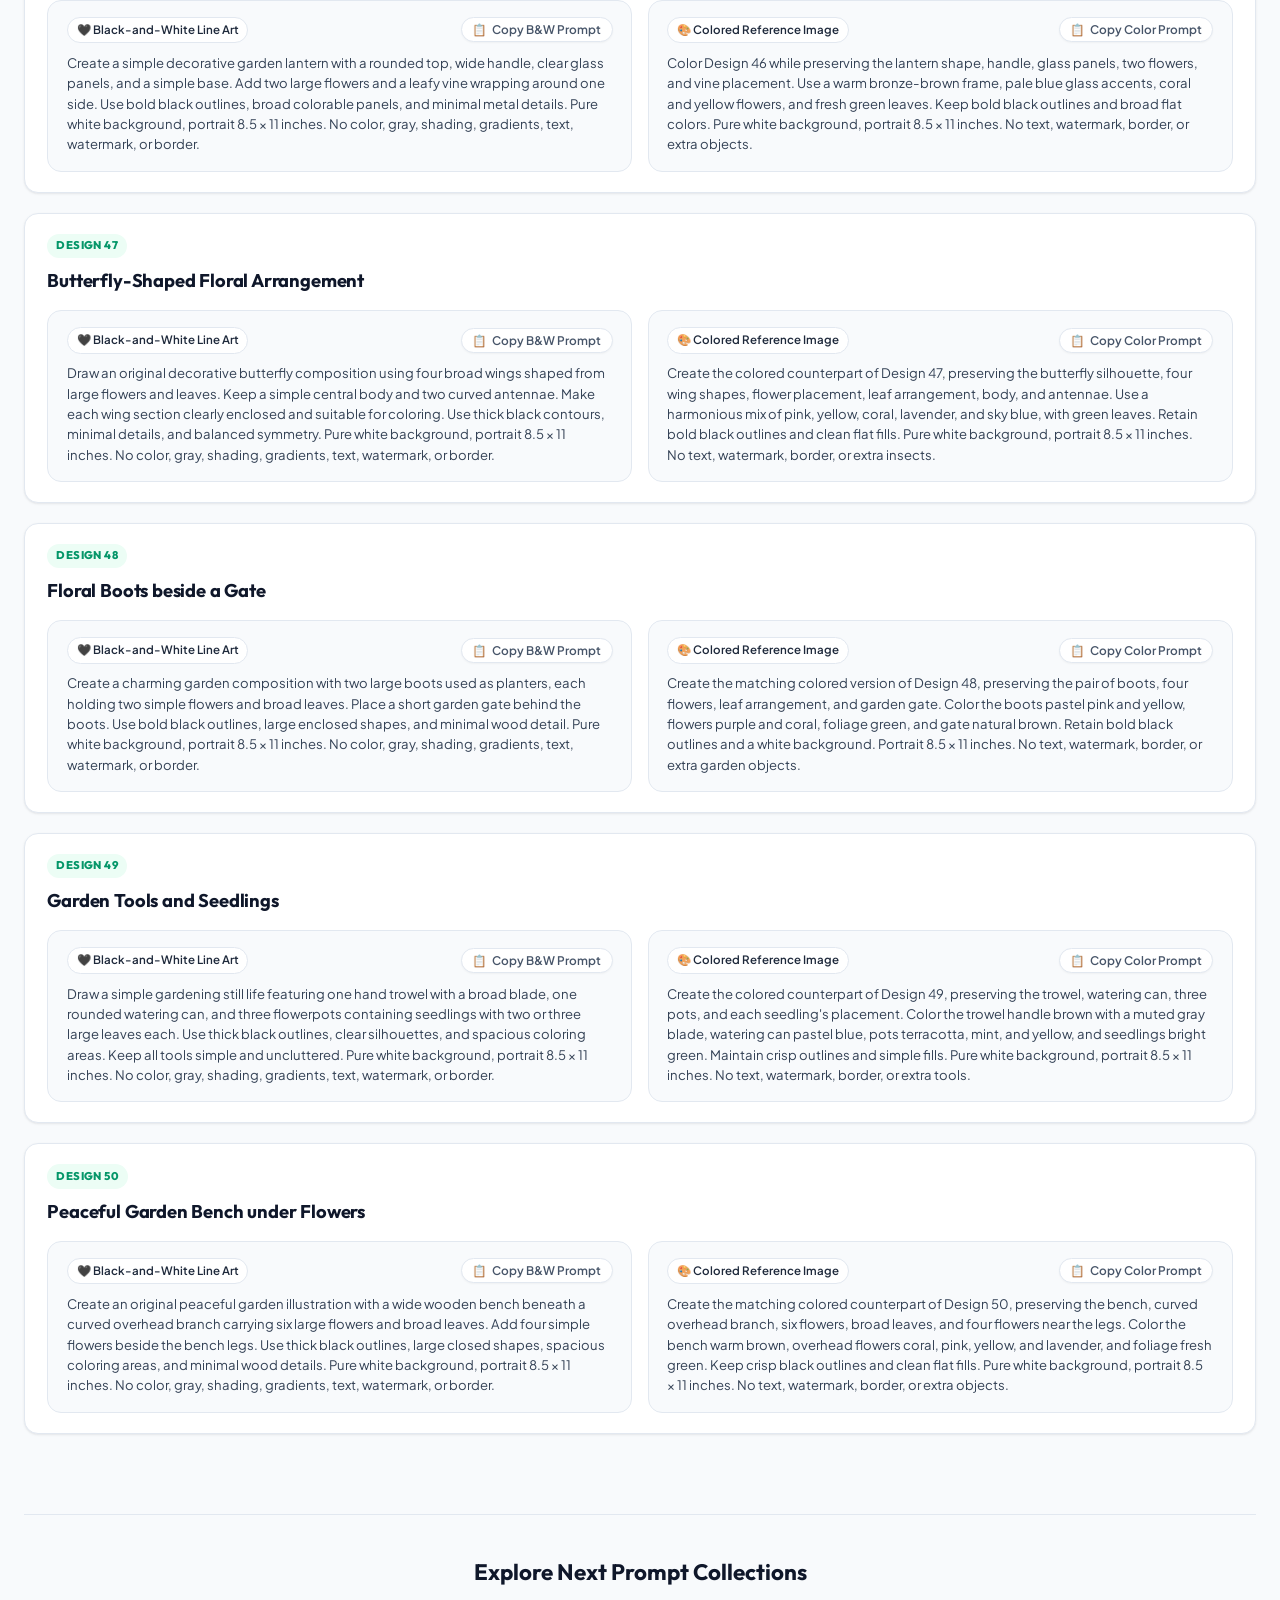
<file: pages/flowers-gardens.html>
<!DOCTYPE html>
<html lang="en">
<head>
  <meta charset="UTF-8">
  <meta name="viewport" content="width=device-width, initial-scale=1.0">
  <title>50 Flowers & Gardens Coloring Pages | 100 AI Image Prompts</title>
  <meta name="description" content="50 botanical flowers, potted plants, and garden coloring designs with 100 paired AI image prompts (Black-and-White line art + colored references) for Midjourney, DALL-E 3 & Amazon KDP.">
  <!-- Favicon / Logo -->
  <link rel="icon" type="image/jpeg" href="../raushan.jpg">
  <link rel="shortcut icon" href="../raushan.jpg">
  <link rel="apple-touch-icon" href="../raushan.jpg">
  <link rel="stylesheet" href="../style.css">
</head>
<body data-category-id="flowers-gardens">
  <div class="ambient-glow"></div>
  <div class="ambient-orb orb-1"></div>

  <!-- Top Creator & Copyright Bar -->
  <header class="top-creator-bar">
    <a href="../index.html" class="creator-badge-pill" title="Official Collection Provided by Raushan – Back to Home">
      <div class="creator-avatar-wrap">
        <img src="../raushan.jpg" alt="Provided by Raushan" class="creator-avatar-img">
        <span class="creator-verified-badge" title="Verified Creator">✓</span>
      </div>
      <div class="creator-details">
        <span class="creator-name-text">Provided by <strong class="creator-highlight">Raushan</strong></span>
      </div>
    </a>
  </header>

  <!-- Top Header Sticker -->
  <div class="top-header-sticker-wrap">
    <a href="../index.html" class="top-header-sticker" title="1000 AI Coloring Page Prompts – Home">
      <span class="sticker-sparkle">✨</span>
      <span class="sticker-title">1000 AI Coloring Page Prompts – Complete B&W & Color Reference Collection</span>
    </a>
  </div>

  <!-- Floating Categories Button (Bottom Right) -->
  <button id="sidebar-toggle-btn" class="floating-categories-fab" aria-label="Open All 10 Categories" title="Open All 10 Categories">
    <svg width="20" height="20" viewBox="0 0 24 24" fill="none" stroke="currentColor" stroke-width="2.3" stroke-linecap="round" stroke-linejoin="round">
      <line x1="3" y1="12" x2="21" y2="12"></line>
      <line x1="3" y1="6" x2="21" y2="6"></line>
      <line x1="3" y1="18" x2="21" y2="18"></line>
    </svg>
    <span class="fab-label">Categories</span>
    <span class="fab-count-badge">10</span>
  </button>

  <!-- Offcanvas Categories Sidebar Drawer -->
  <div id="sidebar-overlay" class="sidebar-overlay" aria-hidden="true"></div>
  <aside id="app-sidebar" class="app-sidebar" aria-label="Categories Navigation">
    <div class="sidebar-header">
      <a href="../index.html" class="sidebar-brand">
        <img src="../raushan.jpg" alt="Raushan" class="sidebar-brand-avatar">
        <div>
          <h3>1000 AI <span class="brand-badge">Prompts</span></h3>
          <span class="sidebar-author-line">© Provided by Raushan</span>
        </div>
      </a>
      <button id="sidebar-close-btn" class="sidebar-close-btn" aria-label="Close sidebar">✕</button>
    </div>

    <div class="sidebar-body">
      <!-- Categories Header -->
      <div class="sidebar-section-header" style="margin-top: 0.25rem;">
        <span class="sidebar-section-title">All 10 Categories</span>
        <span class="sidebar-meta-badge">1000 Prompts</span>
      </div>

      <!-- Categories List -->
      <nav class="sidebar-cat-list" id="sidebar-cat-links">
        <a href="cute-animals-pets.html" class="sidebar-cat-item">
          <div class="sidebar-cat-icon" style="background: rgba(255, 107, 139, 0.12); color: #FF6B8B;">🐾</div>
          <div class="sidebar-cat-info">
            <span class="sidebar-cat-name">Cute Animals & Pets</span>
            <span class="sidebar-cat-sub">75 Designs • 150 Prompts</span>
          </div>
          <span class="sidebar-cat-count">75</span>
        </a>

        <a href="ocean-sea-animals.html" class="sidebar-cat-item">
          <div class="sidebar-cat-icon" style="background: rgba(0, 198, 255, 0.12); color: #00C6FF;">🐋</div>
          <div class="sidebar-cat-info">
            <span class="sidebar-cat-name">Ocean & Sea Animals</span>
            <span class="sidebar-cat-sub">40 Designs • 80 Prompts</span>
          </div>
          <span class="sidebar-cat-count">40</span>
        </a>

        <a href="kawaii-food-desserts.html" class="sidebar-cat-item">
          <div class="sidebar-cat-icon" style="background: rgba(243, 85, 162, 0.12); color: #F355A2;">🧁</div>
          <div class="sidebar-cat-info">
            <span class="sidebar-cat-name">Kawaii Food & Desserts</span>
            <span class="sidebar-cat-sub">50 Designs • 100 Prompts</span>
          </div>
          <span class="sidebar-cat-count">50</span>
        </a>

        <a href="flowers-gardens.html" class="sidebar-cat-item active">
          <div class="sidebar-cat-icon" style="background: rgba(16, 185, 129, 0.12); color: #10B981;">🌸</div>
          <div class="sidebar-cat-info">
            <span class="sidebar-cat-name">Flowers & Gardens</span>
            <span class="sidebar-cat-sub">50 Designs • 100 Prompts</span>
          </div>
          <span class="sidebar-cat-count">50</span>
        </a>

        <a href="fantasy-magical-creatures.html" class="sidebar-cat-item">
          <div class="sidebar-cat-icon" style="background: rgba(139, 92, 246, 0.12); color: #8B5CF6;">✨</div>
          <div class="sidebar-cat-info">
            <span class="sidebar-cat-name">Fantasy & Magical</span>
            <span class="sidebar-cat-sub">40 Designs • 80 Prompts</span>
          </div>
          <span class="sidebar-cat-count">40</span>
        </a>

        <a href="dinosaurs-prehistoric.html" class="sidebar-cat-item">
          <div class="sidebar-cat-icon" style="background: rgba(245, 158, 11, 0.12); color: #F59E0B;">🦖</div>
          <div class="sidebar-cat-info">
            <span class="sidebar-cat-name">Dinosaurs & Prehistoric</span>
            <span class="sidebar-cat-sub">50 Designs • 100 Prompts</span>
          </div>
          <span class="sidebar-cat-count">50</span>
        </a>

        <a href="vehicles-transportation.html" class="sidebar-cat-item">
          <div class="sidebar-cat-icon" style="background: rgba(236, 72, 153, 0.12); color: #EC4899;">🚀</div>
          <div class="sidebar-cat-info">
            <span class="sidebar-cat-name">Vehicles & Transport</span>
            <span class="sidebar-cat-sub">35 Designs • 70 Prompts</span>
          </div>
          <span class="sidebar-cat-count">35</span>
        </a>

        <a href="cozy-bold-easy.html" class="sidebar-cat-item">
          <div class="sidebar-cat-icon" style="background: rgba(249, 115, 22, 0.12); color: #F97316;">☕</div>
          <div class="sidebar-cat-info">
            <span class="sidebar-cat-name">Cozy, Bold & Easy</span>
            <span class="sidebar-cat-sub">75 Designs • 150 Prompts</span>
          </div>
          <span class="sidebar-cat-count">75</span>
        </a>

        <a href="relaxation-mindfulness.html" class="sidebar-cat-item">
          <div class="sidebar-cat-icon" style="background: rgba(6, 182, 212, 0.12); color: #06B6D4;">🧘</div>
          <div class="sidebar-cat-info">
            <span class="sidebar-cat-name">Relaxation & Mandalas</span>
            <span class="sidebar-cat-sub">35 Designs • 70 Prompts</span>
          </div>
          <span class="sidebar-cat-count">35</span>
        </a>

        <a href="seasonal-holiday.html" class="sidebar-cat-item">
          <div class="sidebar-cat-icon" style="background: rgba(225, 29, 72, 0.12); color: #E11D48;">🎄</div>
          <div class="sidebar-cat-info">
            <span class="sidebar-cat-name">Seasonal & Holiday</span>
            <span class="sidebar-cat-sub">50 Designs • 100 Prompts</span>
          </div>
          <span class="sidebar-cat-count">50</span>
        </a>
      </nav>
    </div>

    <div class="sidebar-footer">
      <div style="font-size: 0.8rem; color: var(--text-muted); font-weight: 500;">
        © 2026 Provided by Raushan • Light Edition
      </div>
    </div>
  </aside>

  <main class="section-container" style="padding-top: 2rem;">
    <!-- Category Hero Header -->
    <div style="text-align: center; max-width: 900px; margin: 0 auto 2.5rem;">
      <h1 class="hero-title" style="margin-bottom: 0.75rem; font-size: clamp(2rem, 4vw, 2.85rem);">
        50 Flowers & Gardens <span style="background: linear-gradient(135deg, #10B981, #059669); -webkit-background-clip: text; -webkit-text-fill-color: transparent;">Coloring Pages</span>
      </h1>

      <p style="color: var(--text-primary); font-size: 1.15rem; font-weight: 700; margin-bottom: 0.75rem;">
        100 Ready-to-Use AI Image-Generation Prompts | Black-and-White + Colored References
      </p>
    </div>





    <!-- Paired Prompts Container -->
    <div id="paired-prompts-container" class="paired-cards-container"></div>

    <!-- Empty State -->
    <div id="flowers-no-results" style="display: none; text-align: center; padding: 4rem 1rem; background: #FFFFFF; border: 1px dashed var(--border-subtle); border-radius: var(--radius-lg);">
      <div style="font-size: 3rem; margin-bottom: 1rem;">🌸</div>
      <h3>No floral designs matched your search</h3>
      <p style="color: var(--text-secondary); margin-top: 0.5rem;">Try another keyword like sunflower, rose, daisy, garden, lavender, or butterfly.</p>
      <button id="reset-filter-btn" class="btn btn-secondary" style="margin-top: 1rem;">Reset Search & Filters</button>
    </div>



    <!-- Other Categories Carousel/Grid -->
    <div style="margin-top: 5rem; padding-top: 2.5rem; border-top: 1px solid var(--border-subtle);">
      <h3 style="font-family: var(--font-heading); font-size: 1.4rem; margin-bottom: 1.25rem; text-align: center;">
        Explore Next Prompt Collections
      </h3>
      <div style="display: flex; gap: 0.85rem; overflow-x: auto; padding-bottom: 1rem; justify-content: center; flex-wrap: wrap;">
        <a href="cute-animals-pets.html" class="btn btn-secondary" style="border-radius: var(--radius-full);">🐾 Cute Animals & Pets (75)</a>
        <a href="cozy-bold-easy.html" class="btn btn-secondary" style="border-radius: var(--radius-full);">☕ Cozy, Bold & Easy (75)</a>
        <a href="dinosaurs-prehistoric.html" class="btn btn-secondary" style="border-radius: var(--radius-full);">🦖 Dinosaurs (50)</a>
        <a href="ocean-sea-animals.html" class="btn btn-secondary" style="border-radius: var(--radius-full);">🐋 Ocean & Sea Animals</a>
        <a href="kawaii-food-desserts.html" class="btn btn-secondary" style="border-radius: var(--radius-full);">🧁 Kawaii Food & Desserts</a>
      </div>
    </div>
  </main>

  <div id="toast-container" class="toast-container"></div>

  <!-- Footer -->
  <footer class="site-footer">
    <div class="footer-inner">
      <div class="footer-brand">
        <div class="brand-link">
          <div class="brand-text"><h2>1000 AI Coloring Page Prompts</h2></div>
        </div>
        <p>50 Flowers & Gardens coloring designs (100 Black-and-White + Colored References) ready for Amazon KDP, Etsy, and creative printables.</p>
      </div>
      <div class="footer-col">
        <h4>Navigation</h4>
        <ul>
          <li><a href="../index.html">Home</a></li>
          <li><a href="#" onclick="document.getElementById('sidebar-toggle-btn').click(); return false;">All 10 Categories</a></li>
          <li><a href="cute-animals-pets.html">Cute Animals (75)</a></li>
          <li><a href="flowers-gardens.html">Flowers & Gardens (50)</a></li>
        </ul>
      </div>
      <div class="footer-col">
        <h4>Popular Categories</h4>
        <ul>
          <li><a href="cozy-bold-easy.html">Cozy, Bold & Easy (75)</a></li>
          <li><a href="dinosaurs-prehistoric.html">Dinosaurs & Prehistoric</a></li>
          <li><a href="ocean-sea-animals.html">Ocean Animals</a></li>
          <li><a href="kawaii-food-desserts.html">Kawaii Desserts</a></li>
        </ul>
      </div>
    </div>
    <div class="footer-bottom">
      <p>© 2026 Provided by Raushan • 1000 AI Coloring Page Prompts Library. All rights reserved.</p>
    </div>
  </footer>

  <!-- Scripts -->
  <script src="../prompts-data.js"></script>
  <script src="flowers-gardens-data.js?v=2"></script>
  <script>
    (function() {
      // Sidebar drawer controls
      const sidebar = document.getElementById('app-sidebar');
      const overlay = document.getElementById('sidebar-overlay');
      const toggleBtn = document.getElementById('sidebar-toggle-btn');
      const closeBtn = document.getElementById('sidebar-close-btn');

      function openSidebar() {
        if (sidebar && overlay) {
          sidebar.classList.add('open');
          overlay.classList.add('open');
          document.body.style.overflow = 'hidden';
        }
      }

      function closeSidebar() {
        if (sidebar && overlay) {
          sidebar.classList.remove('open');
          overlay.classList.remove('open');
          document.body.style.overflow = '';
        }
      }

      if (toggleBtn) toggleBtn.addEventListener('click', openSidebar);
      if (closeBtn) closeBtn.addEventListener('click', closeSidebar);
      if (overlay) overlay.addEventListener('click', closeSidebar);

      // Interactive Paired Prompts Controller
      let activeCategory = 'all';
      let searchQuery = '';
      let viewMode = 'both'; // 'both', 'bw', 'color'

      const container = document.getElementById('paired-prompts-container');
      const noResultsEl = document.getElementById('flowers-no-results');
      const searchInput = document.getElementById('flowers-search-input');
      const searchClearBtn = document.getElementById('flowers-search-clear');
      const resetBtn = document.getElementById('reset-filter-btn');
      const filterPills = document.querySelectorAll('.filter-pill[data-cat]');
      const viewModeBtns = document.querySelectorAll('.view-mode-btn[data-mode]');
      const toastContainer = document.getElementById('toast-container');
      const copyChecklistBtn = document.getElementById('copy-checklist-btn');

      // Toast notification
      function showToast(message, icon = '✓') {
        const toast = document.createElement('div');
        toast.className = 'toast';
        toast.innerHTML = `<span style="color:#10B981; font-weight:800;">${icon}</span> <span>${message}</span>`;
        toastContainer.appendChild(toast);
        setTimeout(() => toast.remove(), 2600);
      }

      // Clipboard helper
      function copyText(text, btnElement, successMsg = 'Copied to clipboard!') {
        if (navigator.clipboard && navigator.clipboard.writeText) {
          navigator.clipboard.writeText(text).then(() => {
            handleCopied(btnElement, successMsg);
          }).catch(() => fallbackCopy(text, btnElement, successMsg));
        } else {
          fallbackCopy(text, btnElement, successMsg);
        }
      }

      function fallbackCopy(text, btnElement, successMsg) {
        const ta = document.createElement('textarea');
        ta.value = text;
        ta.style.position = 'fixed';
        ta.style.left = '-9999px';
        document.body.appendChild(ta);
        ta.select();
        document.execCommand('copy');
        ta.remove();
        handleCopied(btnElement, successMsg);
      }

      function handleCopied(btn, msg) {
        showToast(msg);
        if (btn) {
          const original = btn.innerHTML;
          btn.classList.add('copied');
          btn.innerHTML = `<span>✓</span> <span>Copied!</span>`;
          setTimeout(() => {
            btn.classList.remove('copied');
            btn.innerHTML = original;
          }, 2000);
        }
      }

      // Filter Data
      function getFilteredDesigns() {
        const sourceData = (typeof window.FLOWERS_GARDENS_DATA !== 'undefined' && Array.isArray(window.FLOWERS_GARDENS_DATA) && window.FLOWERS_GARDENS_DATA.length > 0)
          ? window.FLOWERS_GARDENS_DATA
          : (typeof FLOWERS_GARDENS_DATA !== 'undefined' && Array.isArray(FLOWERS_GARDENS_DATA) ? FLOWERS_GARDENS_DATA : []);

        return sourceData.filter(item => {
          // Category filter
          if (activeCategory !== 'all' && item.categoryNum !== Number(activeCategory)) {
            return false;
          }
          // Search query
          if (searchQuery) {
            const q = searchQuery.toLowerCase().trim();
            const inTitle = item.title.toLowerCase().includes(q);
            const inScene = item.scene.toLowerCase().includes(q);
            const inBw = item.bwPrompt.toLowerCase().includes(q);
            const inColor = item.colorPrompt.toLowerCase().includes(q);
            const inNum = item.designNumber.toLowerCase().includes(q);
            if (!inTitle && !inScene && !inBw && !inColor && !inNum) {
              return false;
            }
          }
          return true;
        });
      }

      // Render Cards
      function renderCards() {
        const designs = getFilteredDesigns();

        if (designs.length === 0) {
          container.innerHTML = '';
          noResultsEl.style.display = 'block';
          return;
        }

        noResultsEl.style.display = 'none';
        container.innerHTML = '';

        const frag = document.createDocumentFragment();

        designs.forEach(item => {
          const card = document.createElement('div');
          card.className = 'paired-card';
          card.id = `design-${item.id}`;

          const showBw = viewMode === 'both' || viewMode === 'bw';
          const showColor = viewMode === 'both' || viewMode === 'color';
          const gridClass = (viewMode === 'bw' || viewMode === 'color') ? 'single-col' : '';

          card.innerHTML = `
            <div class="paired-card-header">
              <div class="paired-card-top-row">
                <div class="paired-badges-group">
                  <span class="design-num-badge" style="background:#ECFDF5; color:#059669; border-color:#A7F3D0;">${item.designNumber}</span>
                </div>
              </div>

              <h2 class="paired-title">${item.title}</h2>
            </div>

            <div class="paired-prompts-grid ${gridClass}">
              ${showBw ? `
                <div class="prompt-panel bw">
                  <div class="panel-header">
                    <span class="panel-badge bw">🖤 Black-and-White Line Art</span>
                    <button class="panel-copy-btn" data-copy-type="bw" data-id="${item.id}">
                      <span>📋</span> Copy B&W Prompt
                    </button>
                  </div>
                  <div class="panel-text" title="Black-and-White Image Prompt">${item.bwPrompt}</div>
                </div>
              ` : ''}

              ${showColor ? `
                <div class="prompt-panel color">
                  <div class="panel-header">
                    <span class="panel-badge color">🎨 Colored Reference Image</span>
                    <button class="panel-copy-btn" data-copy-type="color" data-id="${item.id}">
                      <span>📋</span> Copy Color Prompt
                    </button>
                  </div>
                  <div class="panel-text" title="Colored Reference Image Prompt">${item.colorPrompt}</div>
                </div>
              ` : ''}
            </div>
          `;

          frag.appendChild(card);
        });

        container.appendChild(frag);
      }

      // Event delegation for copy buttons
      container.addEventListener('click', (e) => {
        const copyBtn = e.target.closest('[data-copy-type]');
        if (!copyBtn) return;

        const copyType = copyBtn.getAttribute('data-copy-type');
        const designId = Number(copyBtn.getAttribute('data-id'));

        const sourceData = (typeof window.FLOWERS_GARDENS_DATA !== 'undefined' && Array.isArray(window.FLOWERS_GARDENS_DATA) && window.FLOWERS_GARDENS_DATA.length > 0)
          ? window.FLOWERS_GARDENS_DATA
          : (typeof FLOWERS_GARDENS_DATA !== 'undefined' && Array.isArray(FLOWERS_GARDENS_DATA) ? FLOWERS_GARDENS_DATA : []);

        const design = sourceData.find(d => d.id === designId);
        if (!design) return;

        if (copyType === 'bw') {
          copyText(design.bwPrompt, copyBtn, `Copied B&W prompt for ${design.designNumber}!`);
        } else if (copyType === 'color') {
          copyText(design.colorPrompt, copyBtn, `Copied Colored Reference prompt for ${design.designNumber}!`);
        } else if (copyType === 'both') {
          const combined = `### ${design.designNumber} — ${design.title}\n**Scene:** ${design.scene}\n\n**BLACK-AND-WHITE IMAGE PROMPT**\n${design.bwPrompt}\n\n**COLORED REFERENCE IMAGE PROMPT**\n${design.colorPrompt}`;
          copyText(combined, copyBtn, `Copied paired prompts for ${design.designNumber}!`);
        }
      });

      // Filter Pill clicks
      filterPills.forEach(pill => {
        pill.addEventListener('click', () => {
          filterPills.forEach(p => p.classList.remove('active'));
          pill.classList.add('active');
          activeCategory = pill.getAttribute('data-cat');
          renderCards();
        });
      });

      // View Mode Toggle
      viewModeBtns.forEach(btn => {
        btn.addEventListener('click', () => {
          viewModeBtns.forEach(b => b.classList.remove('active'));
          btn.classList.add('active');
          viewMode = btn.getAttribute('data-mode');
          renderCards();
        });
      });

      // Search events
      let searchTimeout = null;
      if (searchInput) {
        searchInput.addEventListener('input', (e) => {
          clearTimeout(searchTimeout);
          searchTimeout = setTimeout(() => {
            searchQuery = e.target.value;
            if (searchClearBtn) {
              searchClearBtn.style.display = searchQuery ? 'block' : 'none';
            }
            renderCards();
          }, 150);
        });
      }

      if (searchClearBtn) {
        searchClearBtn.addEventListener('click', () => {
          if (searchInput) searchInput.value = '';
          searchQuery = '';
          searchClearBtn.style.display = 'none';
          renderCards();
        });
      }

      if (resetBtn) {
        resetBtn.addEventListener('click', () => {
          if (searchInput) searchInput.value = '';
          searchQuery = '';
          if (searchClearBtn) searchClearBtn.style.display = 'none';
          activeCategory = 'all';
          filterPills.forEach(p => {
            if (p.getAttribute('data-cat') === 'all') p.classList.add('active');
            else p.classList.remove('active');
          });
          renderCards();
        });
      }

      // Copy Quality Checklist
      if (copyChecklistBtn) {
        copyChecklistBtn.addEventListener('click', () => {
          const checklistText = `# IMAGE QUALITY CHECKLIST (50 FLOWERS & GARDENS DESIGNS)

Before using the generated illustrations in a commercial digital product:

1. Generate each black-and-white page separately.
2. Upload the matching black-and-white image as a reference when producing its colored counterpart.
3. Check that flower counts, petal shapes, leaves, stems, pots, and object positions match.
4. Verify that the black-and-white version has bold, clean outlines and sufficiently large coloring spaces.
5. Inspect the colored version for incomplete fills, unwanted changes, and colors spilling across outlines.
6. Confirm actual image dimensions (300 DPI) and Amazon KDP trim, margin, and bleed requirements.
7. Verify commercial-use permissions for your image-generation tool and comply with applicable KDP AI-content disclosure requirements.

## Final Collection Summary
- 50 unique Flowers & Gardens designs
- 50 black-and-white image prompts
- 50 matching colored-reference prompts
- 100 individual prompts total`;
          copyText(checklistText, copyChecklistBtn, 'Copied Quality Checklist to clipboard!');
        });
      }

      // Initial execution
      renderCards();

      // Lifecycle hooks to guarantee initial render
      if (document.readyState === 'loading') {
        document.addEventListener('DOMContentLoaded', renderCards);
      }
      window.addEventListener('load', renderCards);
    })();
  </script>
</body>
</html>
</file>
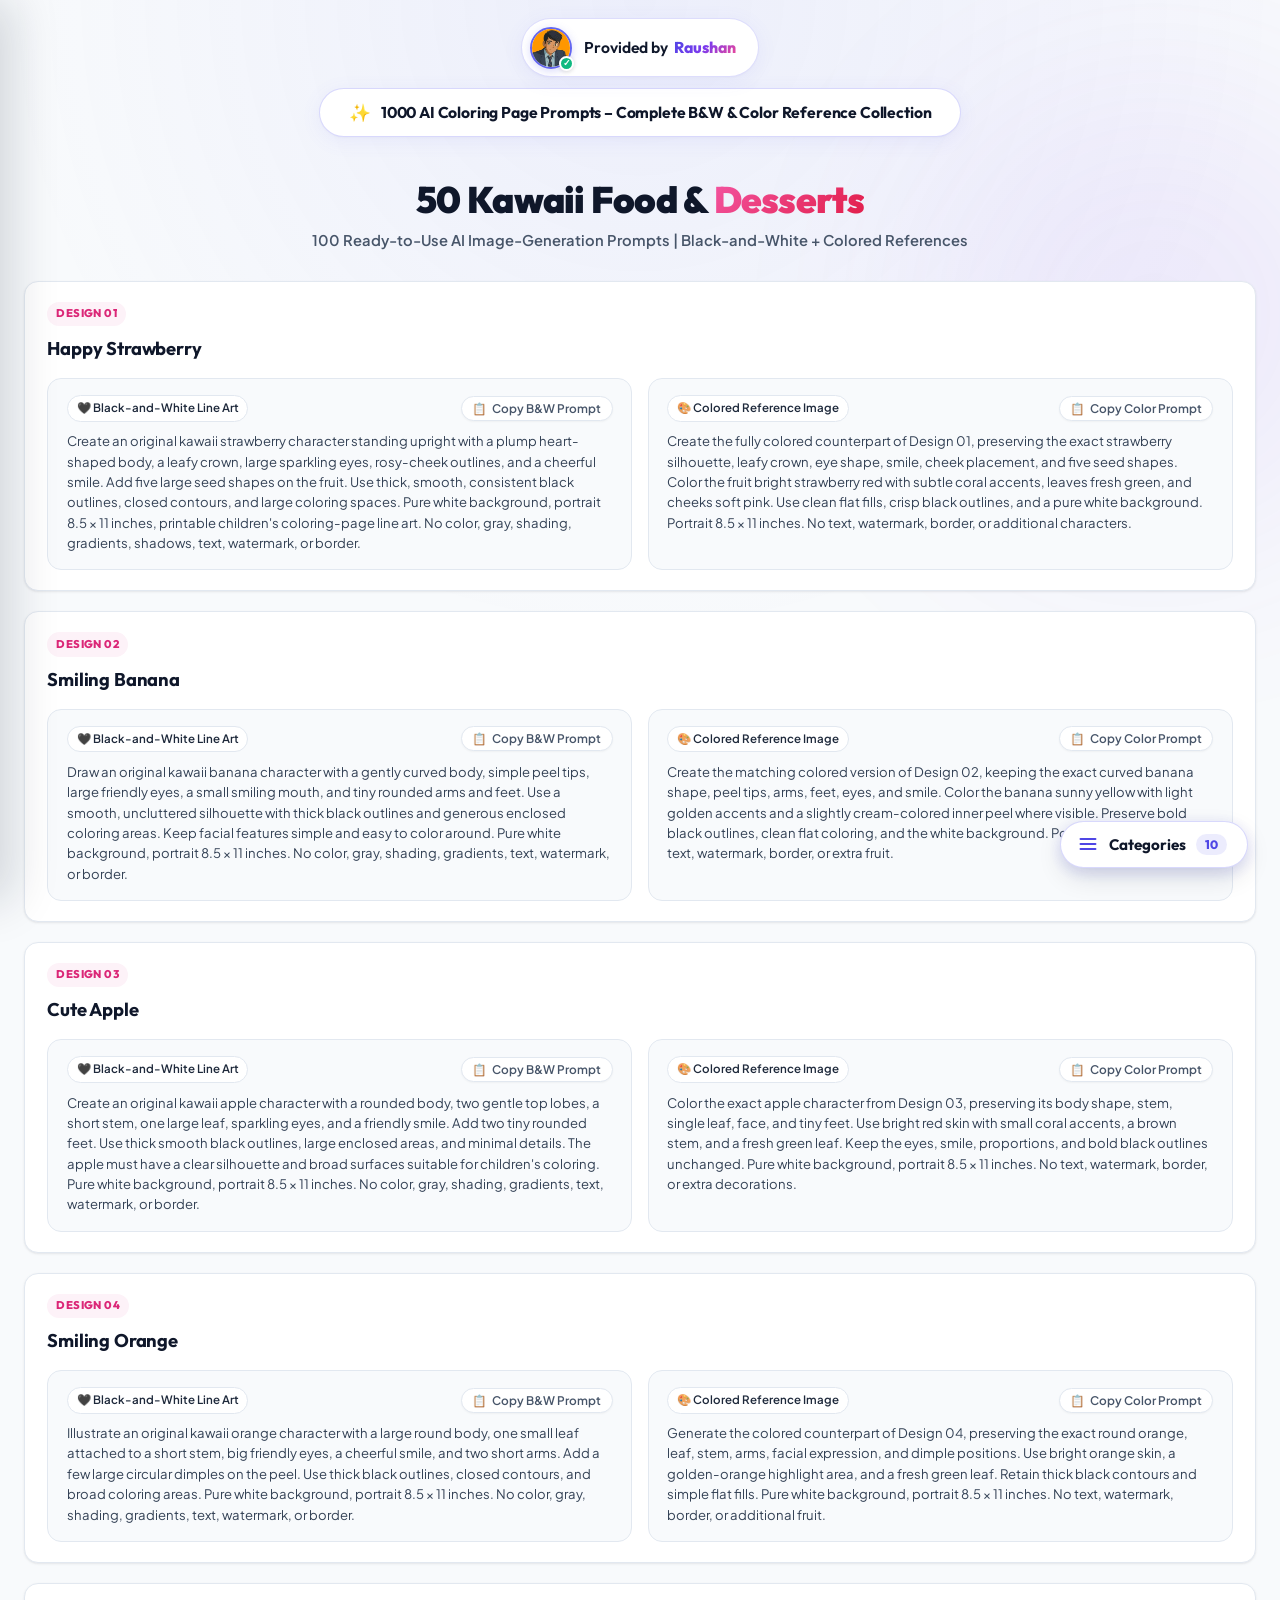
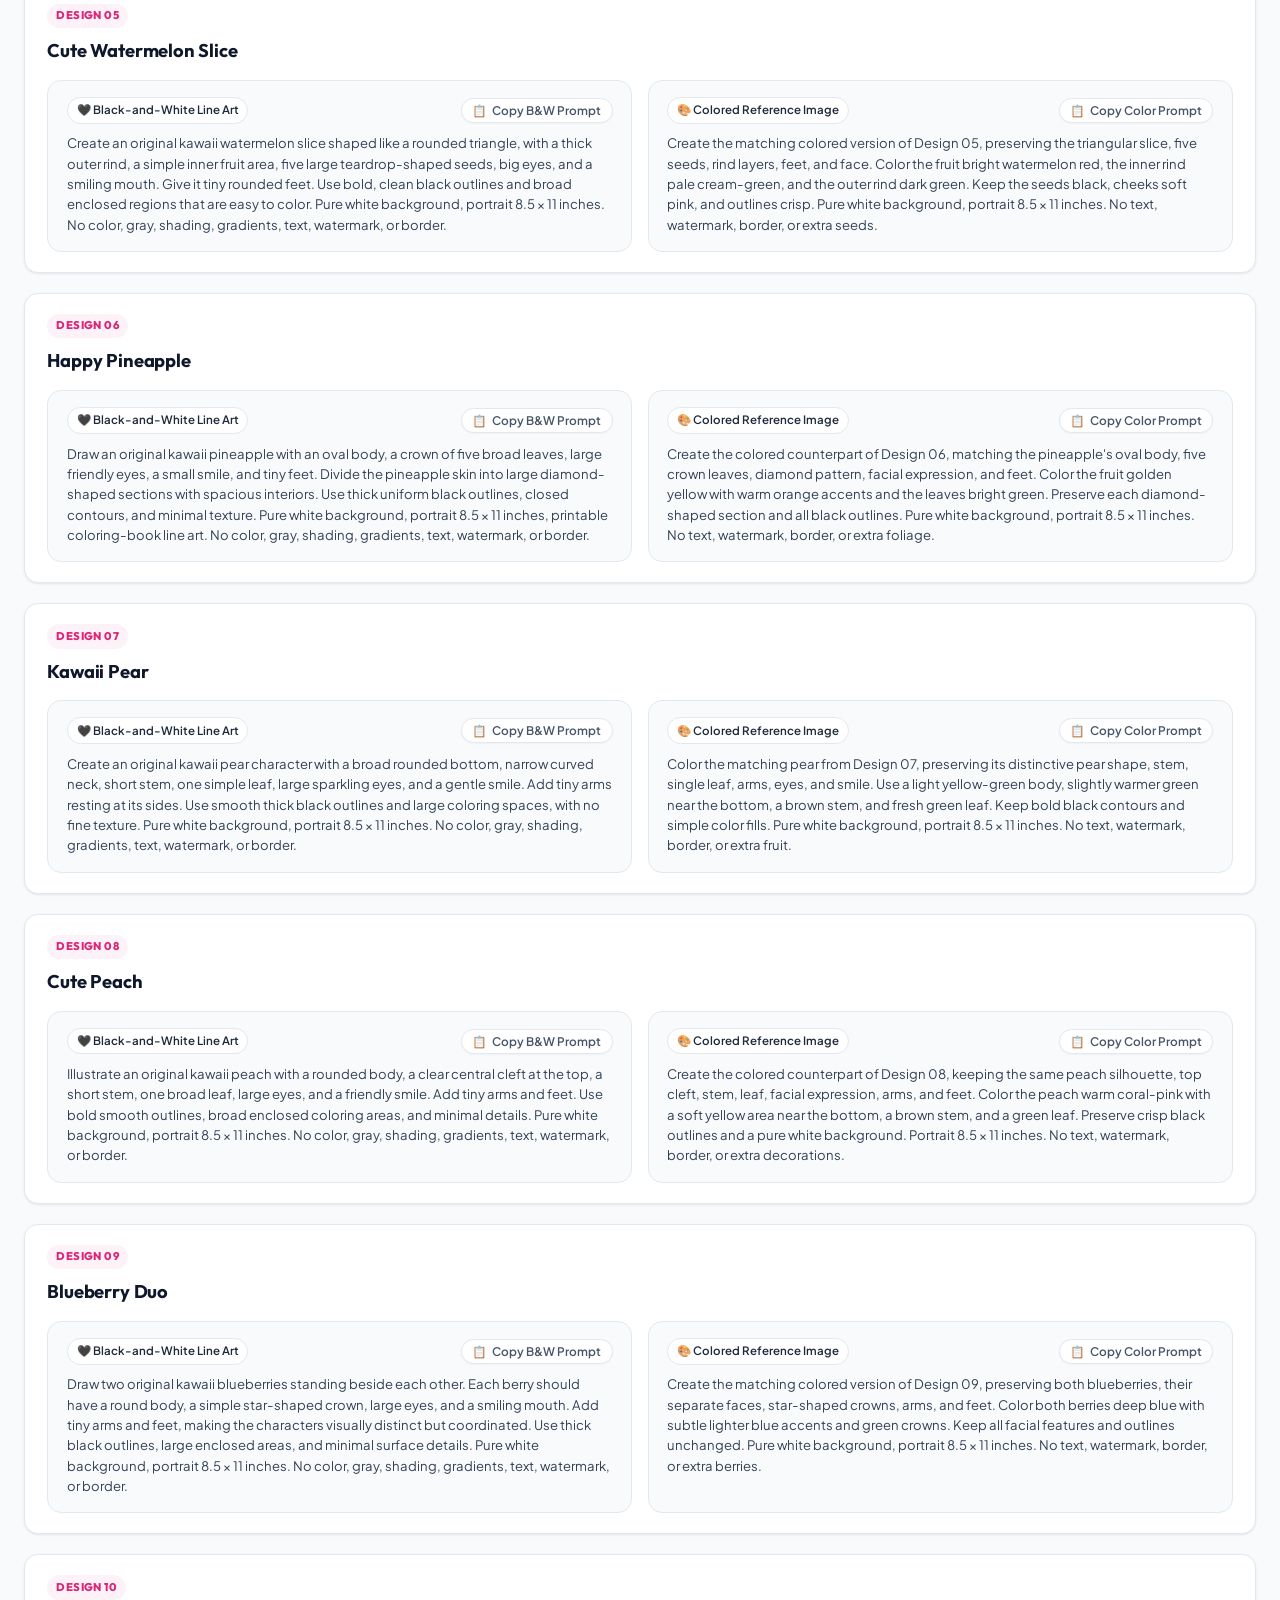
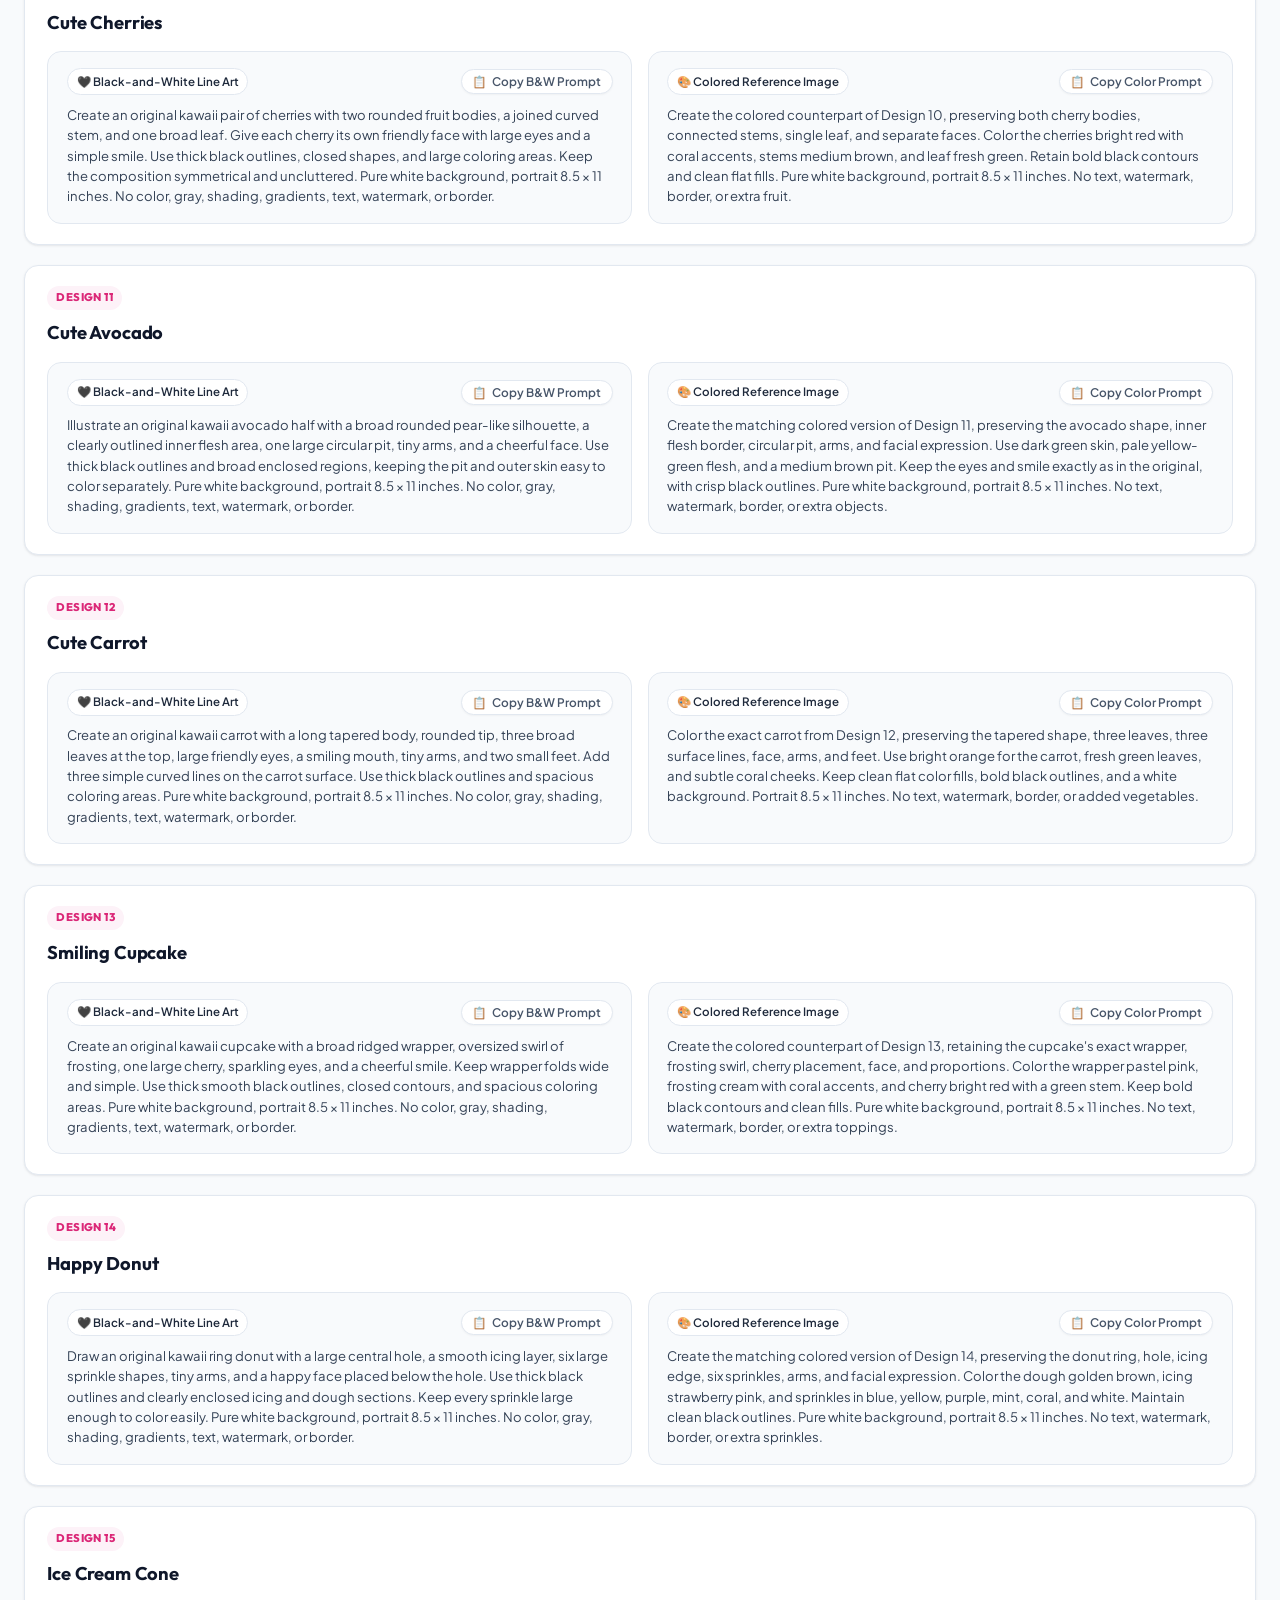
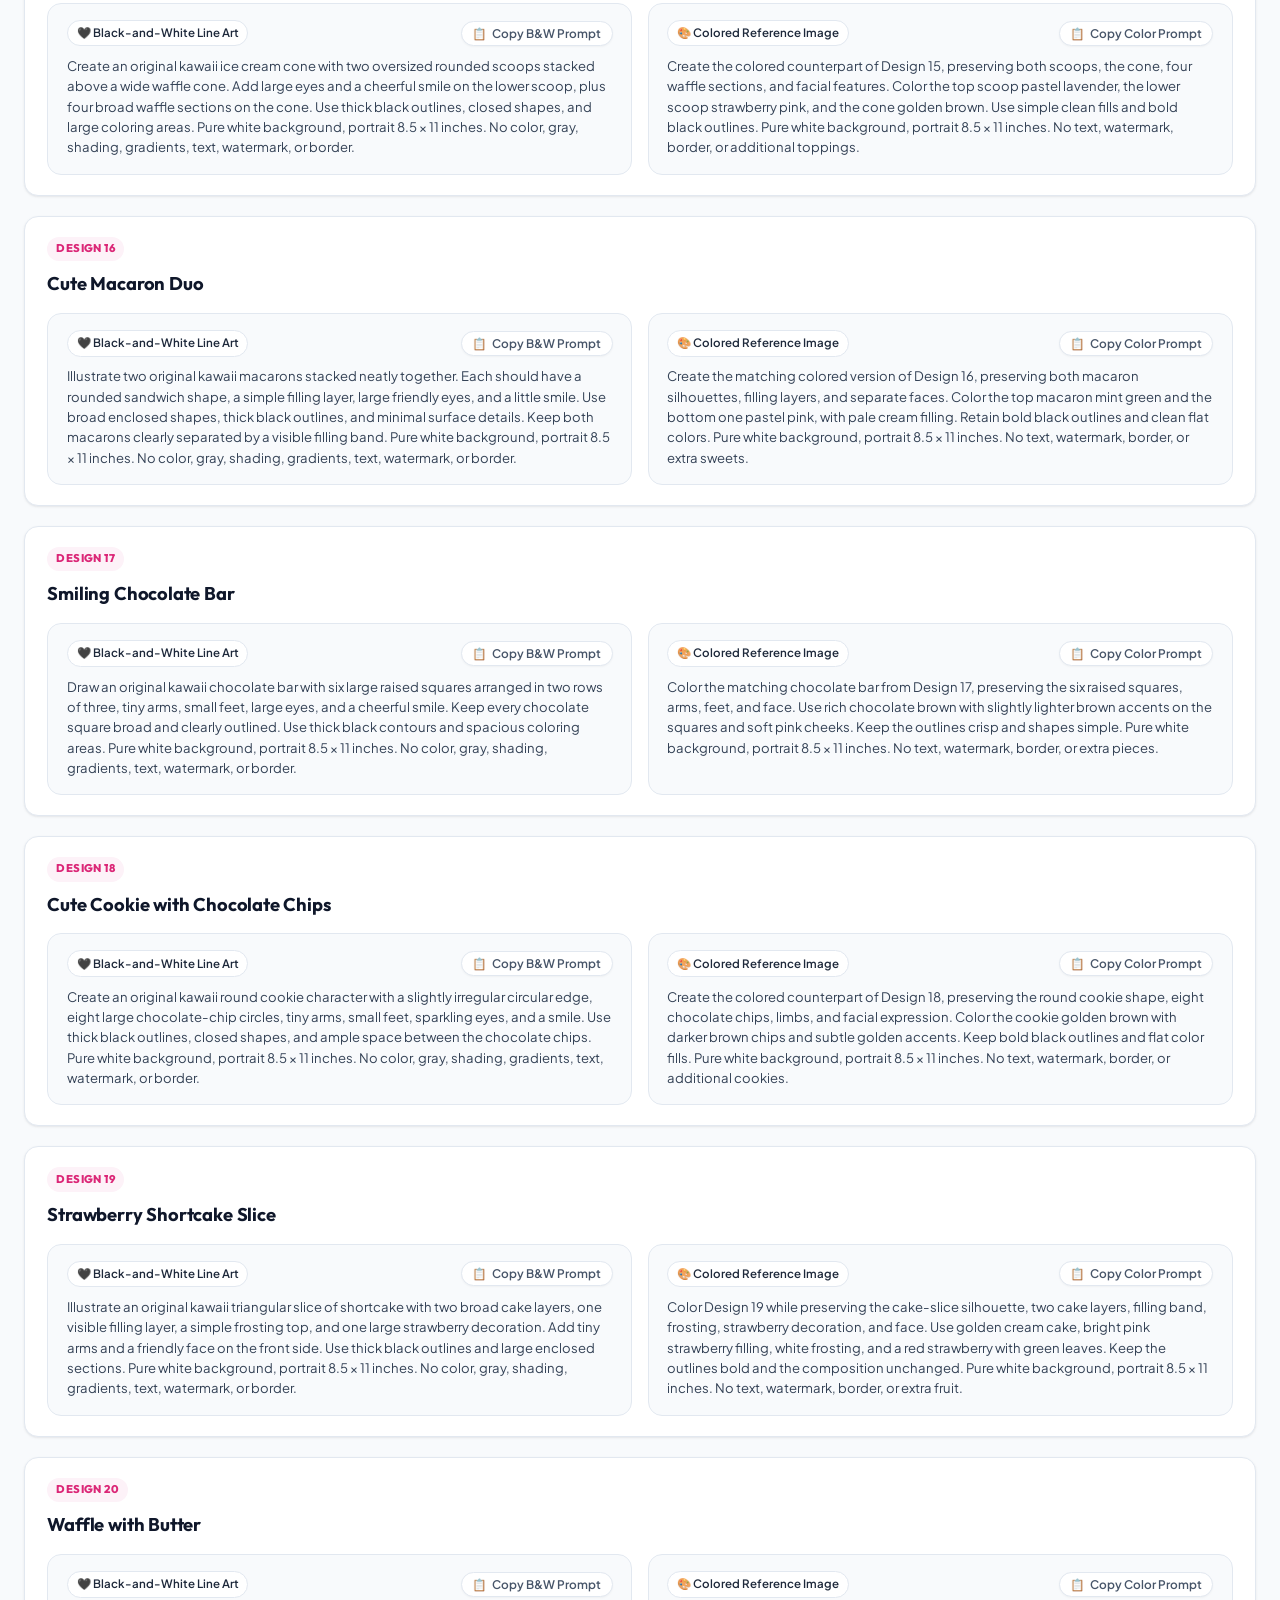
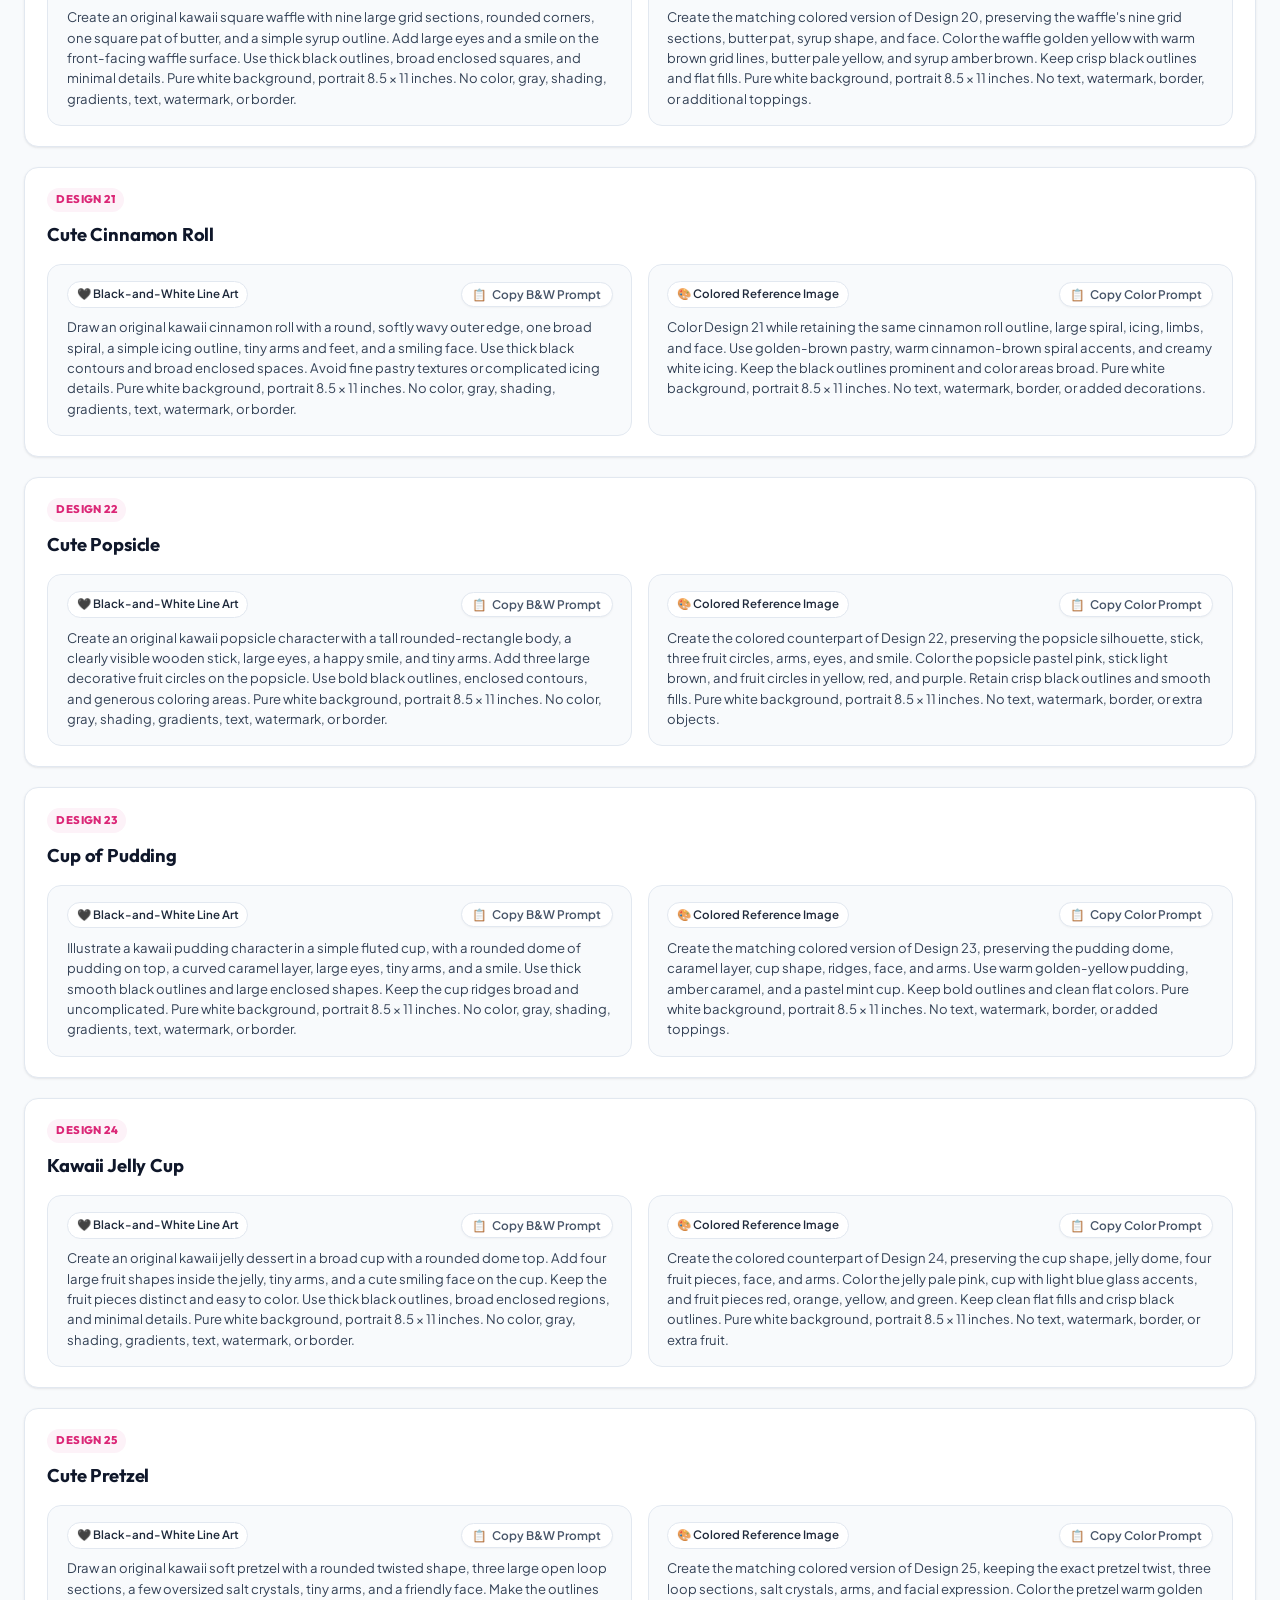
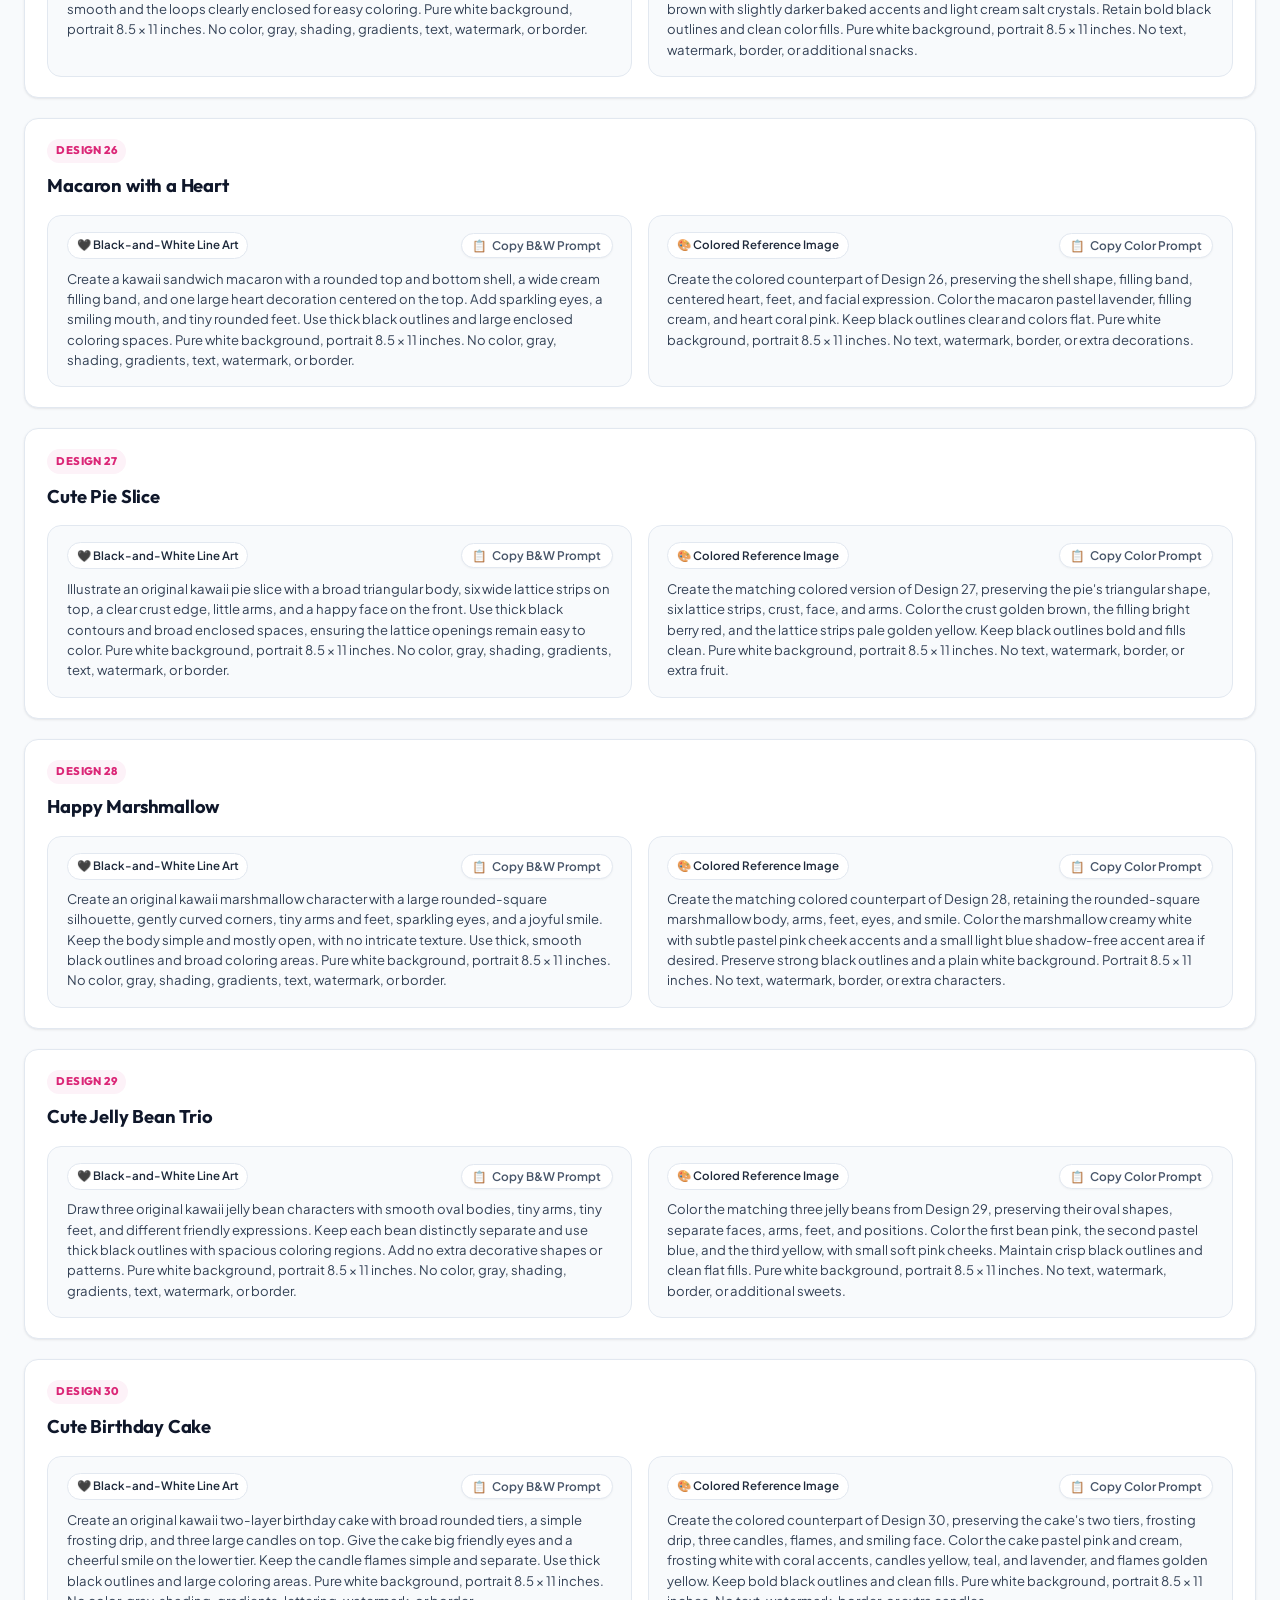
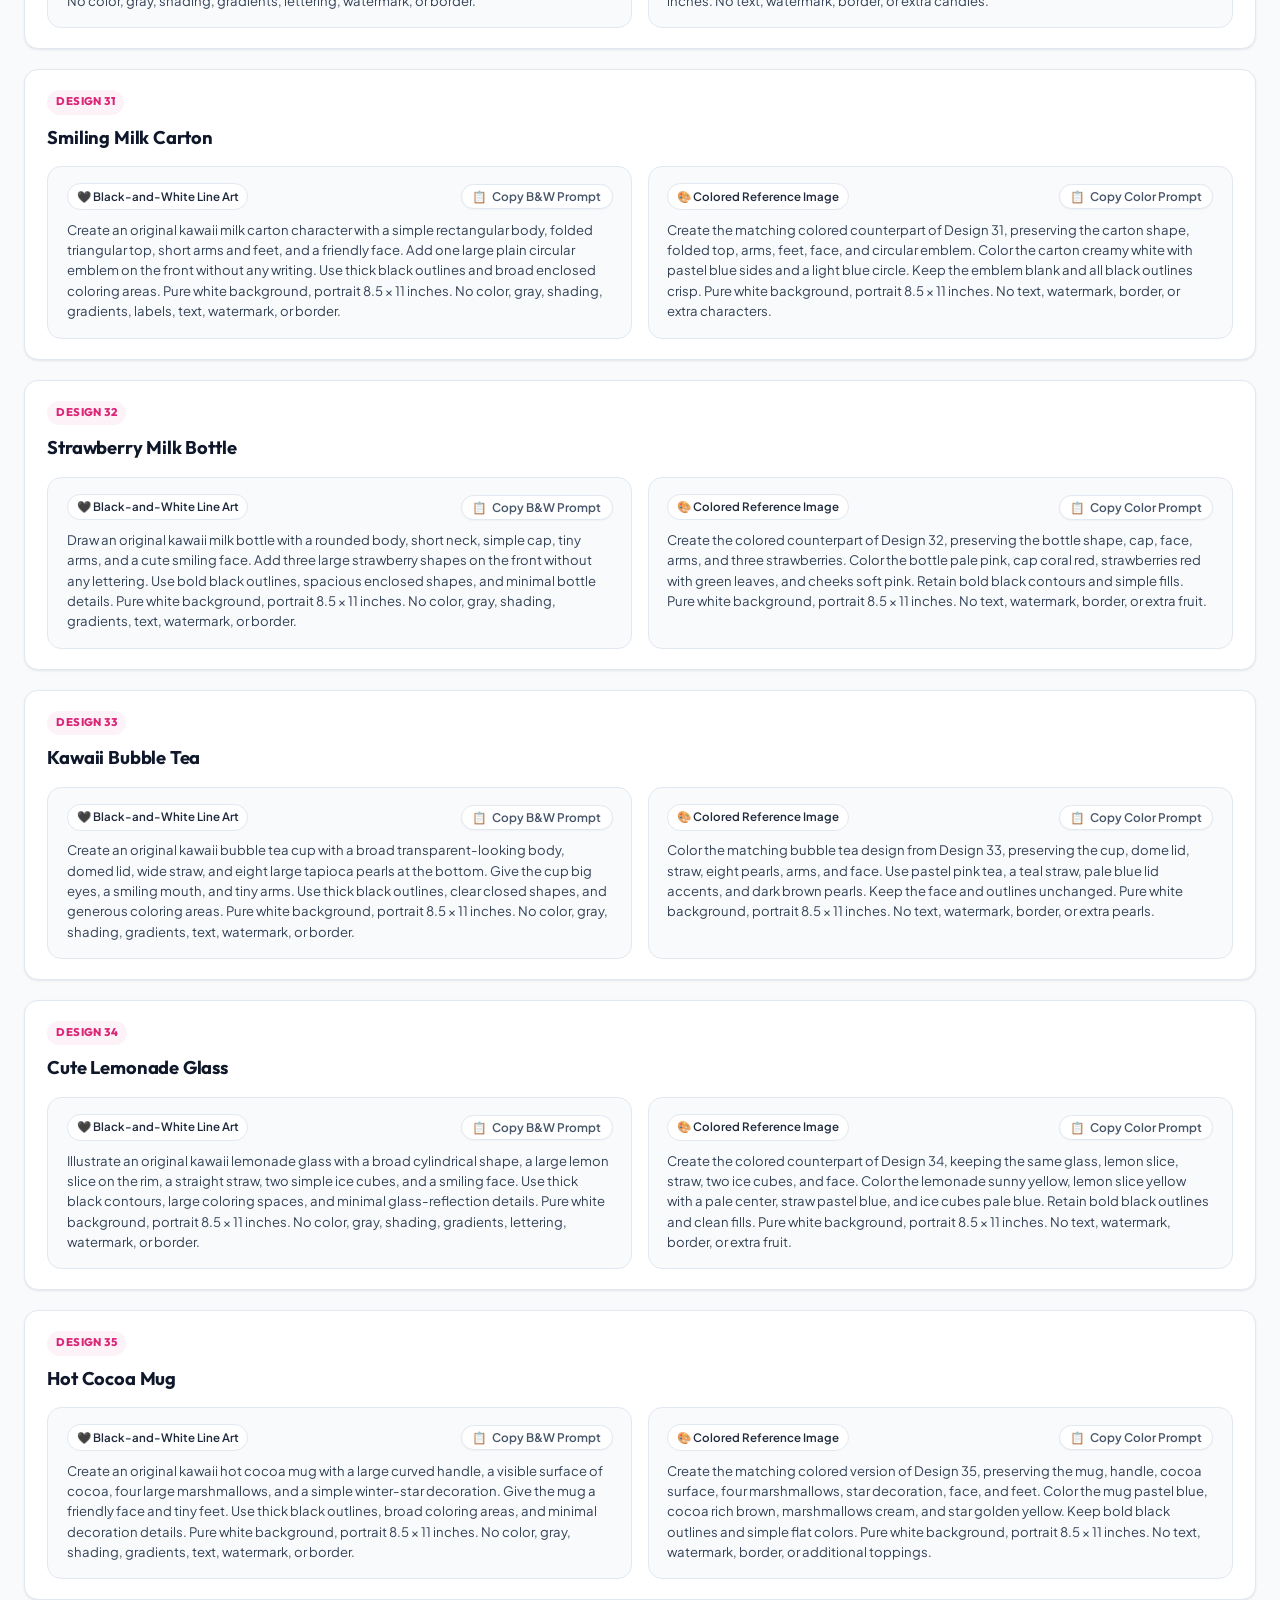
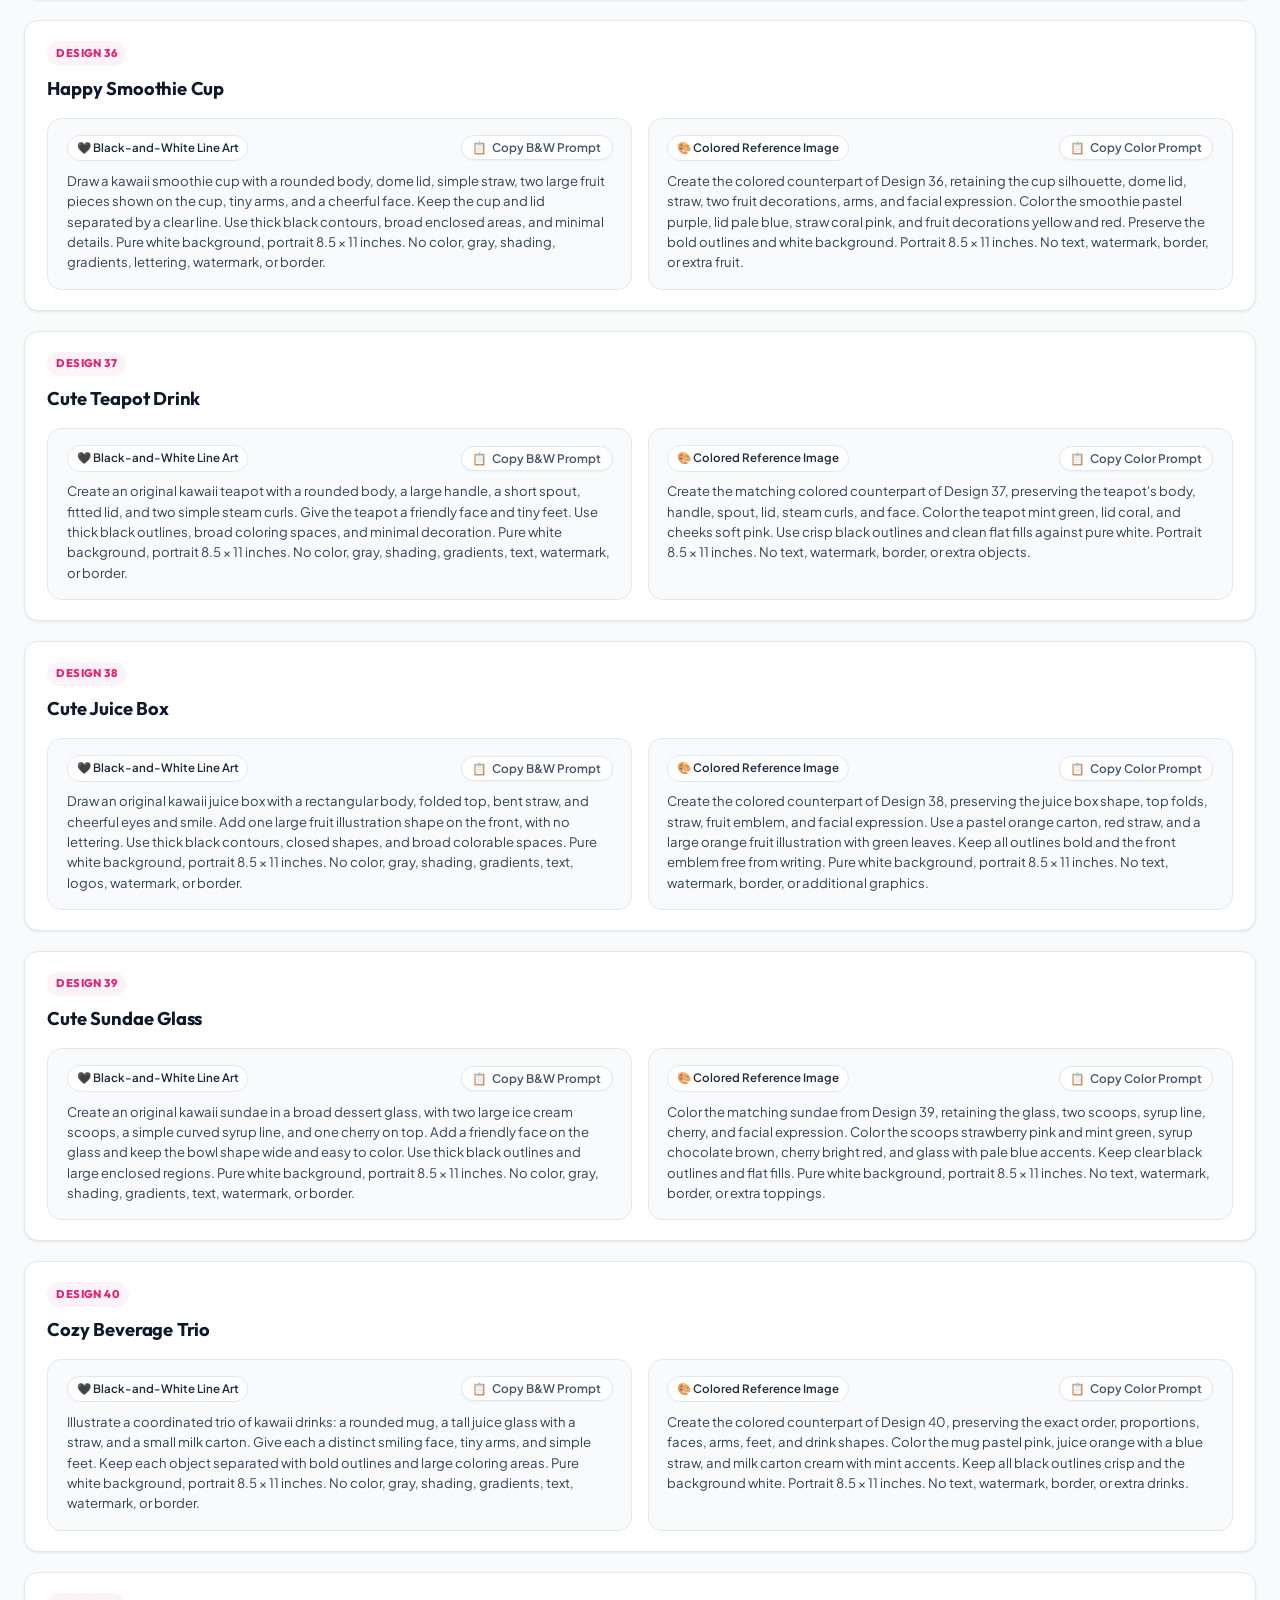
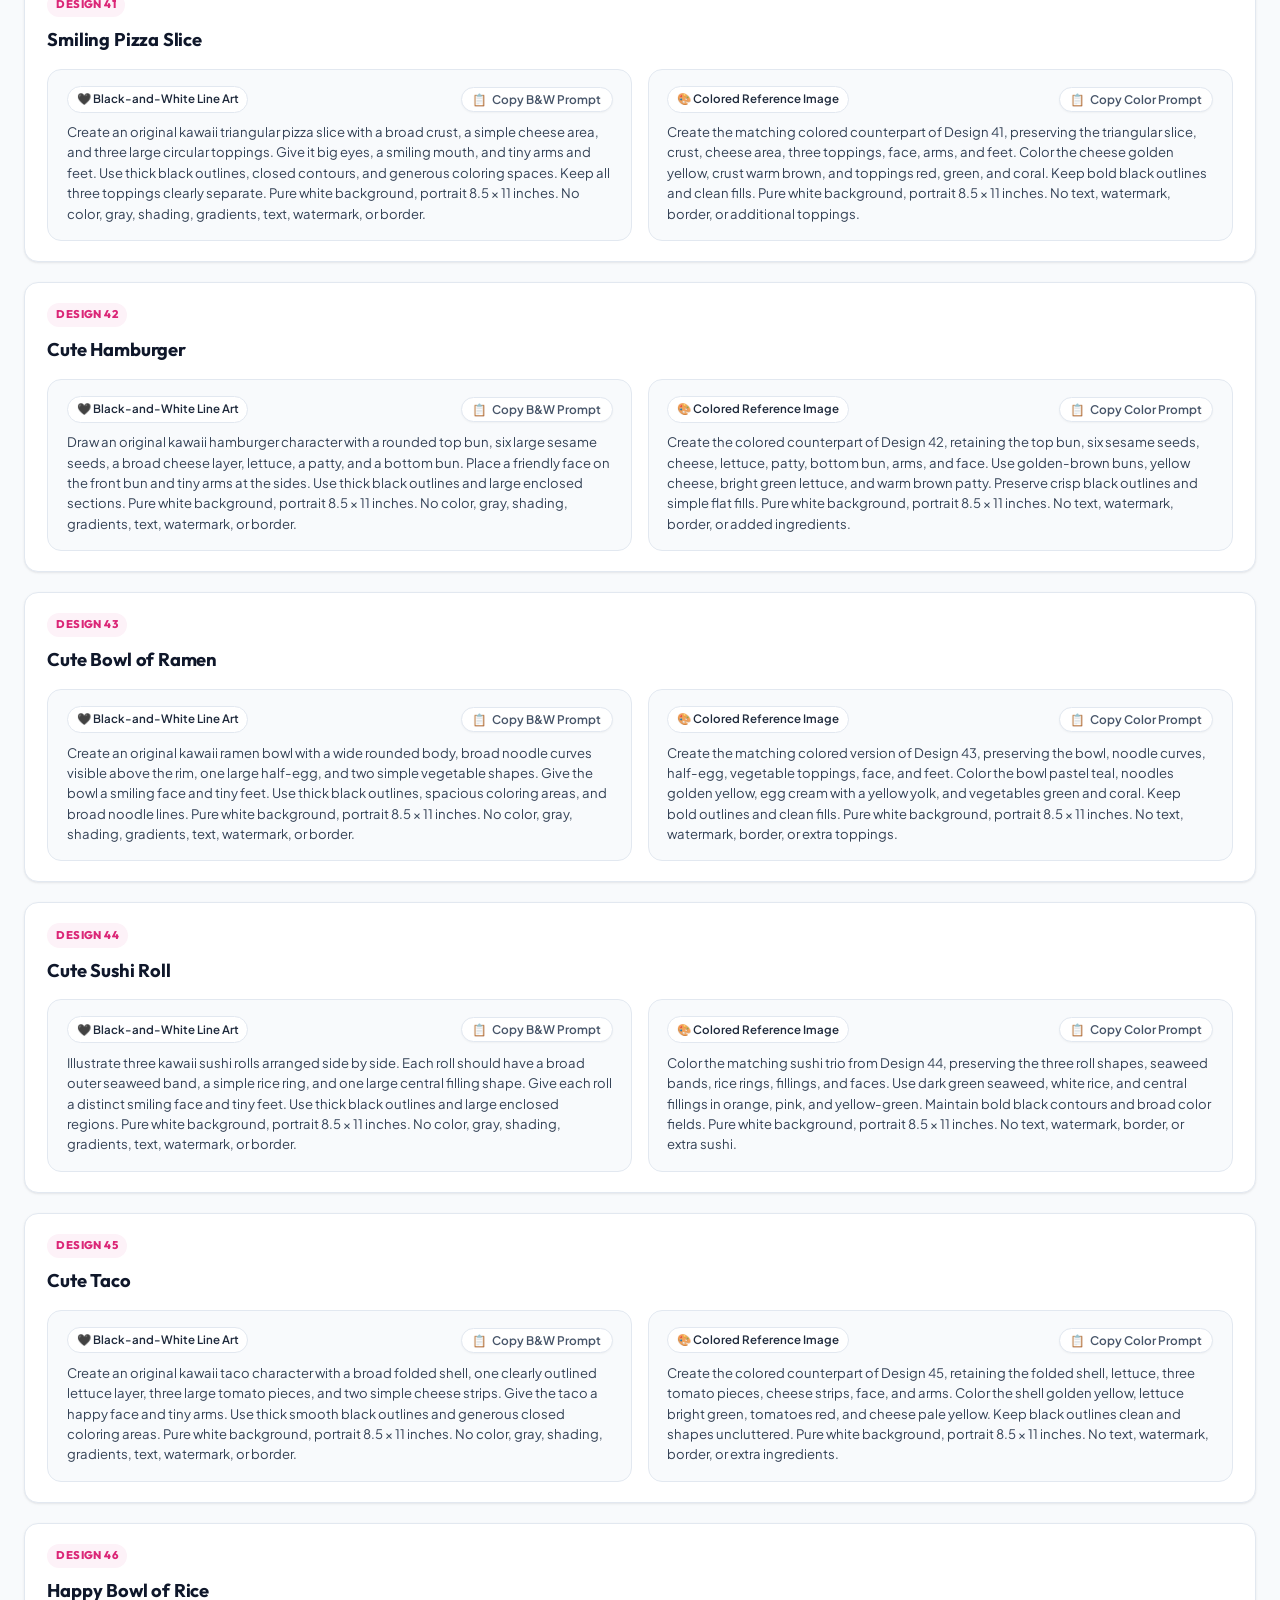
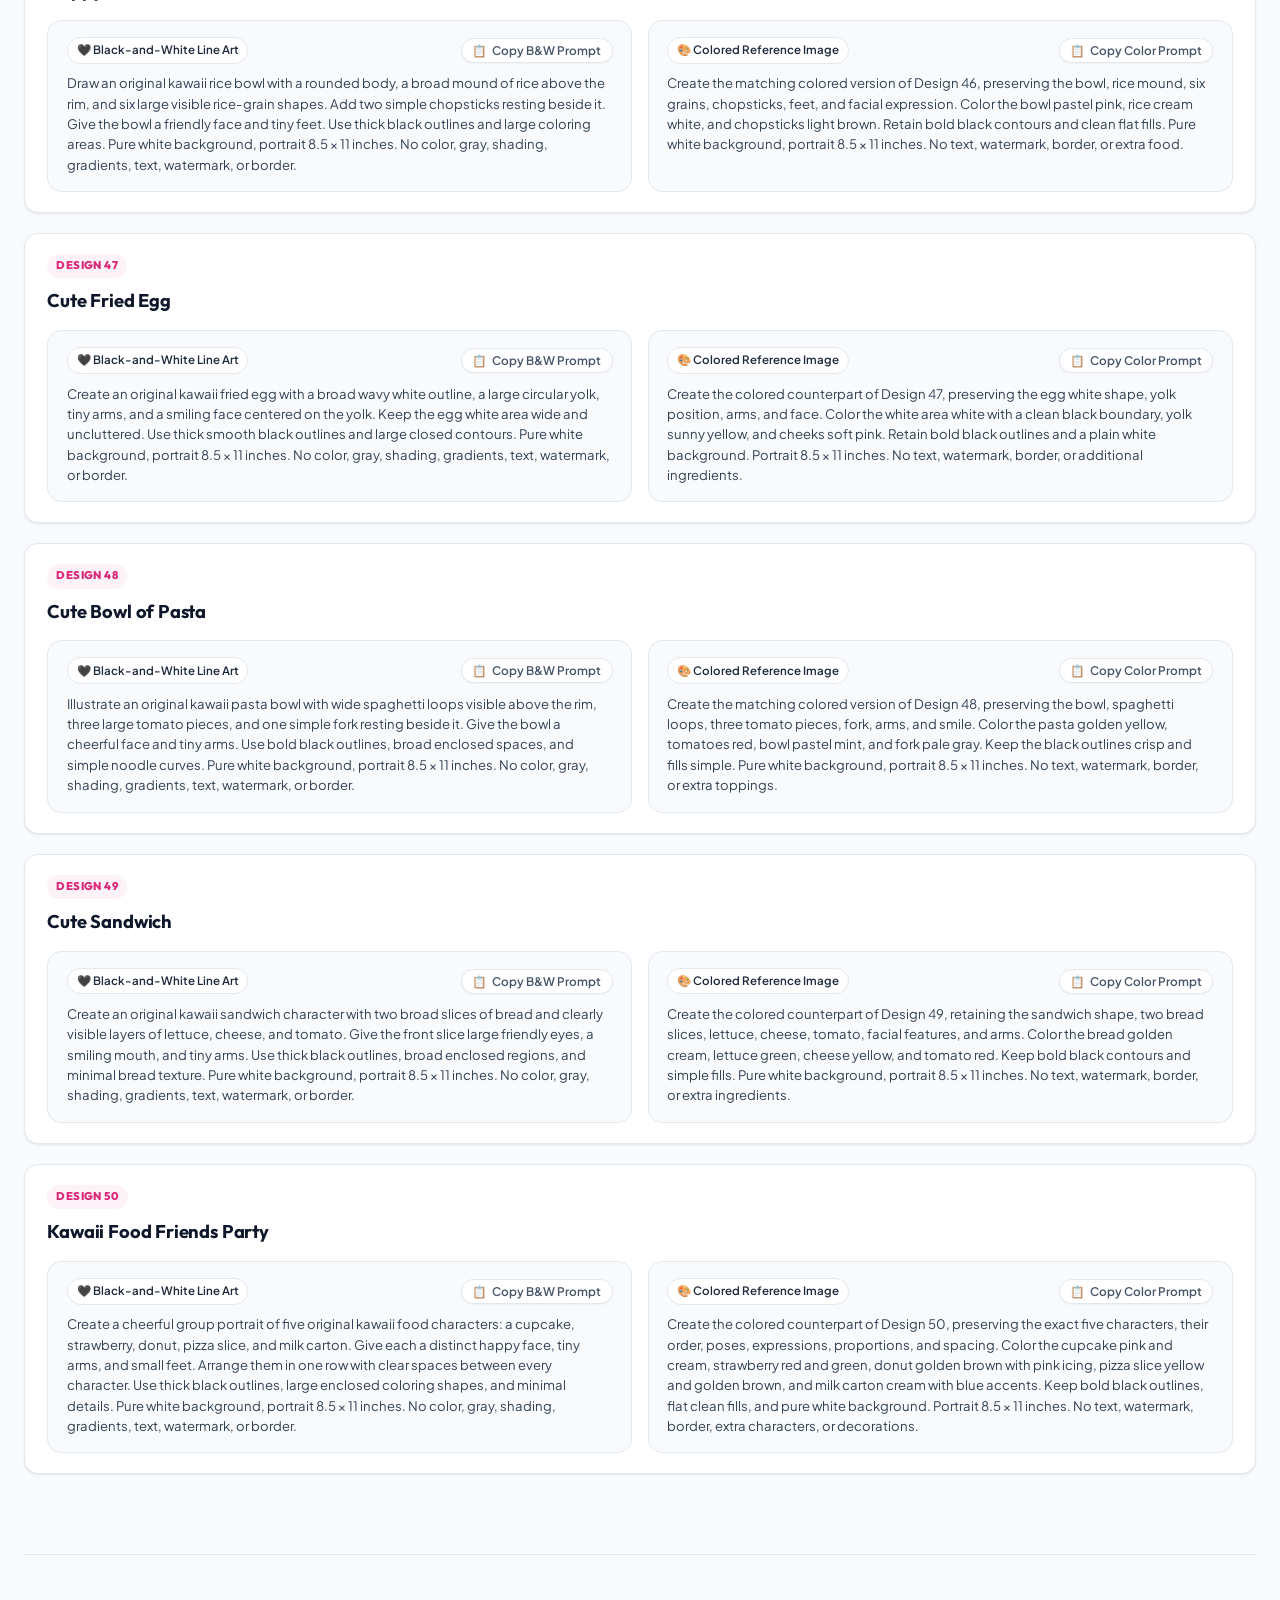
<file: pages/kawaii-food-desserts.html>
<!DOCTYPE html>
<html lang="en">
<head>
  <meta charset="UTF-8">
  <meta name="viewport" content="width=device-width, initial-scale=1.0">
  <title>50 Kawaii Food & Desserts Coloring Pages | 100 AI Image Prompts</title>
  <meta name="description" content="50 adorable kawaii food, desserts, boba tea, sushi, and snack coloring designs with 100 paired AI image prompts (Black-and-White line art + colored references) for Midjourney & DALL-E 3.">
  <!-- Favicon / Logo -->
  <link rel="icon" type="image/jpeg" href="../raushan.jpg">
  <link rel="shortcut icon" href="../raushan.jpg">
  <link rel="apple-touch-icon" href="../raushan.jpg">
  <link rel="stylesheet" href="../style.css">
</head>
<body data-category-id="kawaii-food-desserts">
  <div class="ambient-glow"></div>
  <div class="ambient-orb orb-1"></div>

  <!-- Top Creator & Copyright Bar -->
  <header class="top-creator-bar">
    <a href="../index.html" class="creator-badge-pill" title="Official Collection Provided by Raushan – Back to Home">
      <div class="creator-avatar-wrap">
        <img src="../raushan.jpg" alt="Provided by Raushan" class="creator-avatar-img">
        <span class="creator-verified-badge" title="Verified Creator">✓</span>
      </div>
      <div class="creator-details">
        <span class="creator-name-text">Provided by <strong class="creator-highlight">Raushan</strong></span>
      </div>
    </a>
  </header>

  <!-- Top Header Sticker -->
  <div class="top-header-sticker-wrap">
    <a href="../index.html" class="top-header-sticker" title="1000 AI Coloring Page Prompts – Home">
      <span class="sticker-sparkle">✨</span>
      <span class="sticker-title">1000 AI Coloring Page Prompts – Complete B&W & Color Reference Collection</span>
    </a>
  </div>

  <!-- Floating Categories Button (Bottom Right) -->
  <button id="sidebar-toggle-btn" class="floating-categories-fab" aria-label="Open All 10 Categories" title="Open All 10 Categories">
    <svg width="20" height="20" viewBox="0 0 24 24" fill="none" stroke="currentColor" stroke-width="2.3" stroke-linecap="round" stroke-linejoin="round">
      <line x1="3" y1="12" x2="21" y2="12"></line>
      <line x1="3" y1="6" x2="21" y2="6"></line>
      <line x1="3" y1="18" x2="21" y2="18"></line>
    </svg>
    <span class="fab-label">Categories</span>
    <span class="fab-count-badge">10</span>
  </button>

  <!-- Offcanvas Categories Sidebar Drawer -->
  <div id="sidebar-overlay" class="sidebar-overlay" aria-hidden="true"></div>
  <aside id="app-sidebar" class="app-sidebar" aria-label="Categories Navigation">
    <div class="sidebar-header">
      <a href="../index.html" class="sidebar-brand">
        <img src="../raushan.jpg" alt="Raushan" class="sidebar-brand-avatar">
        <div>
          <h3>1000 AI <span class="brand-badge">Prompts</span></h3>
          <span class="sidebar-author-line">© Provided by Raushan</span>
        </div>
      </a>
      <button id="sidebar-close-btn" class="sidebar-close-btn" aria-label="Close sidebar">✕</button>
    </div>

    <div class="sidebar-body">
      <!-- Categories Header -->
      <div class="sidebar-section-header" style="margin-top: 0.25rem;">
        <span class="sidebar-section-title">All 10 Categories</span>
        <span class="sidebar-meta-badge">1000 Prompts</span>
      </div>

      <!-- Categories List -->
      <nav class="sidebar-cat-list" id="sidebar-cat-links">
        <a href="cute-animals-pets.html" class="sidebar-cat-item">
          <div class="sidebar-cat-icon" style="background: rgba(255, 107, 139, 0.12); color: #FF6B8B;">🐾</div>
          <div class="sidebar-cat-info">
            <span class="sidebar-cat-name">Cute Animals & Pets</span>
            <span class="sidebar-cat-sub">75 Designs • 150 Prompts</span>
          </div>
          <span class="sidebar-cat-count">75</span>
        </a>

        <a href="ocean-sea-animals.html" class="sidebar-cat-item">
          <div class="sidebar-cat-icon" style="background: rgba(0, 198, 255, 0.12); color: #00C6FF;">🐋</div>
          <div class="sidebar-cat-info">
            <span class="sidebar-cat-name">Ocean & Sea Animals</span>
            <span class="sidebar-cat-sub">40 Designs • 80 Prompts</span>
          </div>
          <span class="sidebar-cat-count">40</span>
        </a>

        <a href="kawaii-food-desserts.html" class="sidebar-cat-item active">
          <div class="sidebar-cat-icon" style="background: rgba(243, 85, 162, 0.12); color: #F355A2;">🧁</div>
          <div class="sidebar-cat-info">
            <span class="sidebar-cat-name">Kawaii Food & Desserts</span>
            <span class="sidebar-cat-sub">50 Designs • 100 Prompts</span>
          </div>
          <span class="sidebar-cat-count">50</span>
        </a>

        <a href="flowers-gardens.html" class="sidebar-cat-item">
          <div class="sidebar-cat-icon" style="background: rgba(16, 185, 129, 0.12); color: #10B981;">🌸</div>
          <div class="sidebar-cat-info">
            <span class="sidebar-cat-name">Flowers & Gardens</span>
            <span class="sidebar-cat-sub">50 Designs • 100 Prompts</span>
          </div>
          <span class="sidebar-cat-count">50</span>
        </a>

        <a href="fantasy-magical-creatures.html" class="sidebar-cat-item">
          <div class="sidebar-cat-icon" style="background: rgba(139, 92, 246, 0.12); color: #8B5CF6;">✨</div>
          <div class="sidebar-cat-info">
            <span class="sidebar-cat-name">Fantasy & Magical</span>
            <span class="sidebar-cat-sub">40 Designs • 80 Prompts</span>
          </div>
          <span class="sidebar-cat-count">40</span>
        </a>

        <a href="dinosaurs-prehistoric.html" class="sidebar-cat-item">
          <div class="sidebar-cat-icon" style="background: rgba(245, 158, 11, 0.12); color: #F59E0B;">🦖</div>
          <div class="sidebar-cat-info">
            <span class="sidebar-cat-name">Dinosaurs & Prehistoric</span>
            <span class="sidebar-cat-sub">50 Designs • 100 Prompts</span>
          </div>
          <span class="sidebar-cat-count">50</span>
        </a>

        <a href="vehicles-transportation.html" class="sidebar-cat-item">
          <div class="sidebar-cat-icon" style="background: rgba(236, 72, 153, 0.12); color: #EC4899;">🚀</div>
          <div class="sidebar-cat-info">
            <span class="sidebar-cat-name">Vehicles & Transport</span>
            <span class="sidebar-cat-sub">35 Designs • 70 Prompts</span>
          </div>
          <span class="sidebar-cat-count">35</span>
        </a>

        <a href="cozy-bold-easy.html" class="sidebar-cat-item">
          <div class="sidebar-cat-icon" style="background: rgba(249, 115, 22, 0.12); color: #F97316;">☕</div>
          <div class="sidebar-cat-info">
            <span class="sidebar-cat-name">Cozy, Bold & Easy</span>
            <span class="sidebar-cat-sub">75 Designs • 150 Prompts</span>
          </div>
          <span class="sidebar-cat-count">75</span>
        </a>

        <a href="relaxation-mindfulness.html" class="sidebar-cat-item">
          <div class="sidebar-cat-icon" style="background: rgba(6, 182, 212, 0.12); color: #06B6D4;">🧘</div>
          <div class="sidebar-cat-info">
            <span class="sidebar-cat-name">Relaxation & Mandalas</span>
            <span class="sidebar-cat-sub">35 Designs • 70 Prompts</span>
          </div>
          <span class="sidebar-cat-count">35</span>
        </a>

        <a href="seasonal-holiday.html" class="sidebar-cat-item">
          <div class="sidebar-cat-icon" style="background: rgba(225, 29, 72, 0.12); color: #E11D48;">🎄</div>
          <div class="sidebar-cat-info">
            <span class="sidebar-cat-name">Seasonal & Holiday</span>
            <span class="sidebar-cat-sub">50 Designs • 100 Prompts</span>
          </div>
          <span class="sidebar-cat-count">50</span>
        </a>
      </nav>
    </div>

    <div class="sidebar-footer">
      <div style="font-size: 0.8rem; color: var(--text-muted); font-weight: 500;">
        © 2026 Provided by Raushan • Light Edition
      </div>
    </div>
  </aside>

  <main class="section-container" style="padding-top: 2rem;">
    <!-- Category Hero Header -->
    <div style="text-align: center; max-width: 900px; margin: 0 auto 2.5rem;">
      <h1 class="hero-title" style="margin-bottom: 0.75rem; font-size: clamp(2rem, 4vw, 2.85rem);">
        50 Kawaii Food & <span style="background: linear-gradient(135deg, #F355A2, #E11D48); -webkit-background-clip: text; -webkit-text-fill-color: transparent;">Desserts</span>
      </h1>

      <p style="color: var(--text-primary); font-size: 1.15rem; font-weight: 700; margin-bottom: 0.75rem;">
        100 Ready-to-Use AI Image-Generation Prompts | Black-and-White + Colored References
      </p>
    </div>





    <!-- Paired Prompts Container -->
    <div id="paired-prompts-container" class="paired-cards-container"></div>

    <!-- Empty State -->
    <div id="kawaii-no-results" style="display: none; text-align: center; padding: 4rem 1rem; background: #FFFFFF; border: 1px dashed var(--border-subtle); border-radius: var(--radius-lg);">
      <div style="font-size: 3rem; margin-bottom: 1rem;">🧁</div>
      <h3>No kawaii food designs matched your search</h3>
      <p style="color: var(--text-secondary); margin-top: 0.5rem;">Try another keyword like strawberry, cupcake, donut, boba, pizza, or sushi.</p>
      <button id="reset-filter-btn" class="btn btn-secondary" style="margin-top: 1rem;">Reset Search & Filters</button>
    </div>



    <!-- Other Categories Carousel/Grid -->
    <div style="margin-top: 5rem; padding-top: 2.5rem; border-top: 1px solid var(--border-subtle);">
      <h3 style="font-family: var(--font-heading); font-size: 1.4rem; margin-bottom: 1.25rem; text-align: center;">
        Explore Next Prompt Collections
      </h3>
      <div style="display: flex; gap: 0.85rem; overflow-x: auto; padding-bottom: 1rem; justify-content: center; flex-wrap: wrap;">
        <a href="cute-animals-pets.html" class="btn btn-secondary" style="border-radius: var(--radius-full);">🐾 Cute Animals & Pets (75)</a>
        <a href="cozy-bold-easy.html" class="btn btn-secondary" style="border-radius: var(--radius-full);">☕ Cozy, Bold & Easy (75)</a>
        <a href="flowers-gardens.html" class="btn btn-secondary" style="border-radius: var(--radius-full);">🌸 Flowers & Gardens (50)</a>
        <a href="dinosaurs-prehistoric.html" class="btn btn-secondary" style="border-radius: var(--radius-full);">🦖 Dinosaurs (50)</a>
        <a href="ocean-sea-animals.html" class="btn btn-secondary" style="border-radius: var(--radius-full);">🐋 Ocean & Sea Animals</a>
      </div>
    </div>
  </main>

  <div id="toast-container" class="toast-container"></div>

  <!-- Footer -->
  <footer class="site-footer">
    <div class="footer-inner">
      <div class="footer-brand">
        <div class="brand-link">
          <div class="brand-text"><h2>1000 AI Coloring Page Prompts</h2></div>
        </div>
        <p>50 Kawaii Food & Desserts coloring designs (100 Black-and-White + Colored References) ready for Amazon KDP, Etsy, and creative printables.</p>
      </div>
      <div class="footer-col">
        <h4>Navigation</h4>
        <ul>
          <li><a href="../index.html">Home</a></li>
          <li><a href="#" onclick="document.getElementById('sidebar-toggle-btn').click(); return false;">All 10 Categories</a></li>
          <li><a href="cute-animals-pets.html">Cute Animals (75)</a></li>
          <li><a href="kawaii-food-desserts.html">Kawaii Food (50)</a></li>
        </ul>
      </div>
      <div class="footer-col">
        <h4>Popular Categories</h4>
        <ul>
          <li><a href="cozy-bold-easy.html">Cozy, Bold & Easy (75)</a></li>
          <li><a href="flowers-gardens.html">Flowers & Gardens (50)</a></li>
          <li><a href="dinosaurs-prehistoric.html">Dinosaurs & Prehistoric</a></li>
          <li><a href="ocean-sea-animals.html">Ocean Animals</a></li>
        </ul>
      </div>
    </div>
    <div class="footer-bottom">
      <p>© 2026 Provided by Raushan • 1000 AI Coloring Page Prompts Library. All rights reserved.</p>
    </div>
  </footer>

  <!-- Scripts -->
  <script src="../prompts-data.js"></script>
  <script src="kawaii-food-data.js?v=2"></script>
  <script>
    (function() {
      // Sidebar drawer controls
      const sidebar = document.getElementById('app-sidebar');
      const overlay = document.getElementById('sidebar-overlay');
      const toggleBtn = document.getElementById('sidebar-toggle-btn');
      const closeBtn = document.getElementById('sidebar-close-btn');

      function openSidebar() {
        if (sidebar && overlay) {
          sidebar.classList.add('open');
          overlay.classList.add('open');
          document.body.style.overflow = 'hidden';
        }
      }

      function closeSidebar() {
        if (sidebar && overlay) {
          sidebar.classList.remove('open');
          overlay.classList.remove('open');
          document.body.style.overflow = '';
        }
      }

      if (toggleBtn) toggleBtn.addEventListener('click', openSidebar);
      if (closeBtn) closeBtn.addEventListener('click', closeSidebar);
      if (overlay) overlay.addEventListener('click', closeSidebar);

      // Interactive Paired Prompts Controller
      let activeCategory = 'all';
      let searchQuery = '';
      let viewMode = 'both'; // 'both', 'bw', 'color'

      const container = document.getElementById('paired-prompts-container');
      const noResultsEl = document.getElementById('kawaii-no-results');
      const searchInput = document.getElementById('kawaii-search-input');
      const searchClearBtn = document.getElementById('kawaii-search-clear');
      const resetBtn = document.getElementById('reset-filter-btn');
      const filterPills = document.querySelectorAll('.filter-pill[data-cat]');
      const viewModeBtns = document.querySelectorAll('.view-mode-btn[data-mode]');
      const toastContainer = document.getElementById('toast-container');
      const copyChecklistBtn = document.getElementById('copy-checklist-btn');

      // Toast notification
      function showToast(message, icon = '✓') {
        const toast = document.createElement('div');
        toast.className = 'toast';
        toast.innerHTML = `<span style="color:#DB2777; font-weight:800;">${icon}</span> <span>${message}</span>`;
        toastContainer.appendChild(toast);
        setTimeout(() => toast.remove(), 2600);
      }

      // Clipboard helper
      function copyText(text, btnElement, successMsg = 'Copied to clipboard!') {
        if (navigator.clipboard && navigator.clipboard.writeText) {
          navigator.clipboard.writeText(text).then(() => {
            handleCopied(btnElement, successMsg);
          }).catch(() => fallbackCopy(text, btnElement, successMsg));
        } else {
          fallbackCopy(text, btnElement, successMsg);
        }
      }

      function fallbackCopy(text, btnElement, successMsg) {
        const ta = document.createElement('textarea');
        ta.value = text;
        ta.style.position = 'fixed';
        ta.style.left = '-9999px';
        document.body.appendChild(ta);
        ta.select();
        document.execCommand('copy');
        ta.remove();
        handleCopied(btnElement, successMsg);
      }

      function handleCopied(btn, msg) {
        showToast(msg);
        if (btn) {
          const original = btn.innerHTML;
          btn.classList.add('copied');
          btn.innerHTML = `<span>✓</span> <span>Copied!</span>`;
          setTimeout(() => {
            btn.classList.remove('copied');
            btn.innerHTML = original;
          }, 2000);
        }
      }

      // Filter Data
      function getFilteredDesigns() {
        const sourceData = (typeof window.KAWAII_FOOD_DATA !== 'undefined' && Array.isArray(window.KAWAII_FOOD_DATA) && window.KAWAII_FOOD_DATA.length > 0)
          ? window.KAWAII_FOOD_DATA
          : (typeof KAWAII_FOOD_DATA !== 'undefined' && Array.isArray(KAWAII_FOOD_DATA) ? KAWAII_FOOD_DATA : []);

        return sourceData.filter(item => {
          // Category filter
          if (activeCategory !== 'all' && item.categoryNum !== Number(activeCategory)) {
            return false;
          }
          // Search query
          if (searchQuery) {
            const q = searchQuery.toLowerCase().trim();
            const inTitle = item.title.toLowerCase().includes(q);
            const inScene = item.scene.toLowerCase().includes(q);
            const inBw = item.bwPrompt.toLowerCase().includes(q);
            const inColor = item.colorPrompt.toLowerCase().includes(q);
            const inNum = item.designNumber.toLowerCase().includes(q);
            if (!inTitle && !inScene && !inBw && !inColor && !inNum) {
              return false;
            }
          }
          return true;
        });
      }

      // Render Cards
      function renderCards() {
        const designs = getFilteredDesigns();

        if (designs.length === 0) {
          container.innerHTML = '';
          noResultsEl.style.display = 'block';
          return;
        }

        noResultsEl.style.display = 'none';
        container.innerHTML = '';

        const frag = document.createDocumentFragment();

        designs.forEach(item => {
          const card = document.createElement('div');
          card.className = 'paired-card';
          card.id = `design-${item.id}`;

          const showBw = viewMode === 'both' || viewMode === 'bw';
          const showColor = viewMode === 'both' || viewMode === 'color';
          const gridClass = (viewMode === 'bw' || viewMode === 'color') ? 'single-col' : '';

          card.innerHTML = `
            <div class="paired-card-header">
              <div class="paired-card-top-row">
                <div class="paired-badges-group">
                  <span class="design-num-badge" style="background:#FDF2F8; color:#DB2777; border-color:#FBCFE8;">${item.designNumber}</span>
                </div>
              </div>

              <h2 class="paired-title">${item.title}</h2>
            </div>

            <div class="paired-prompts-grid ${gridClass}">
              ${showBw ? `
                <div class="prompt-panel bw">
                  <div class="panel-header">
                    <span class="panel-badge bw">🖤 Black-and-White Line Art</span>
                    <button class="panel-copy-btn" data-copy-type="bw" data-id="${item.id}">
                      <span>📋</span> Copy B&W Prompt
                    </button>
                  </div>
                  <div class="panel-text" title="Black-and-White Image Prompt">${item.bwPrompt}</div>
                </div>
              ` : ''}

              ${showColor ? `
                <div class="prompt-panel color">
                  <div class="panel-header">
                    <span class="panel-badge color">🎨 Colored Reference Image</span>
                    <button class="panel-copy-btn" data-copy-type="color" data-id="${item.id}">
                      <span>📋</span> Copy Color Prompt
                    </button>
                  </div>
                  <div class="panel-text" title="Colored Reference Image Prompt">${item.colorPrompt}</div>
                </div>
              ` : ''}
            </div>
          `;

          frag.appendChild(card);
        });

        container.appendChild(frag);
      }

      // Event delegation for copy buttons
      container.addEventListener('click', (e) => {
        const copyBtn = e.target.closest('[data-copy-type]');
        if (!copyBtn) return;

        const copyType = copyBtn.getAttribute('data-copy-type');
        const designId = Number(copyBtn.getAttribute('data-id'));

        const sourceData = (typeof window.KAWAII_FOOD_DATA !== 'undefined' && Array.isArray(window.KAWAII_FOOD_DATA) && window.KAWAII_FOOD_DATA.length > 0)
          ? window.KAWAII_FOOD_DATA
          : (typeof KAWAII_FOOD_DATA !== 'undefined' && Array.isArray(KAWAII_FOOD_DATA) ? KAWAII_FOOD_DATA : []);

        const design = sourceData.find(d => d.id === designId);
        if (!design) return;

        if (copyType === 'bw') {
          copyText(design.bwPrompt, copyBtn, `Copied B&W prompt for ${design.designNumber}!`);
        } else if (copyType === 'color') {
          copyText(design.colorPrompt, copyBtn, `Copied Colored Reference prompt for ${design.designNumber}!`);
        } else if (copyType === 'both') {
          const combined = `### ${design.designNumber} — ${design.title}\n**Scene:** ${design.scene}\n\n**BLACK-AND-WHITE IMAGE PROMPT**\n${design.bwPrompt}\n\n**COLORED REFERENCE IMAGE PROMPT**\n${design.colorPrompt}`;
          copyText(combined, copyBtn, `Copied paired prompts for ${design.designNumber}!`);
        }
      });

      // Filter Pill clicks
      filterPills.forEach(pill => {
        pill.addEventListener('click', () => {
          filterPills.forEach(p => p.classList.remove('active'));
          pill.classList.add('active');
          activeCategory = pill.getAttribute('data-cat');
          renderCards();
        });
      });

      // View Mode Toggle
      viewModeBtns.forEach(btn => {
        btn.addEventListener('click', () => {
          viewModeBtns.forEach(b => b.classList.remove('active'));
          btn.classList.add('active');
          viewMode = btn.getAttribute('data-mode');
          renderCards();
        });
      });

      // Search events
      let searchTimeout = null;
      if (searchInput) {
        searchInput.addEventListener('input', (e) => {
          clearTimeout(searchTimeout);
          searchTimeout = setTimeout(() => {
            searchQuery = e.target.value;
            if (searchClearBtn) {
              searchClearBtn.style.display = searchQuery ? 'block' : 'none';
            }
            renderCards();
          }, 150);
        });
      }

      if (searchClearBtn) {
        searchClearBtn.addEventListener('click', () => {
          if (searchInput) searchInput.value = '';
          searchQuery = '';
          searchClearBtn.style.display = 'none';
          renderCards();
        });
      }

      if (resetBtn) {
        resetBtn.addEventListener('click', () => {
          if (searchInput) searchInput.value = '';
          searchQuery = '';
          if (searchClearBtn) searchClearBtn.style.display = 'none';
          activeCategory = 'all';
          filterPills.forEach(p => {
            if (p.getAttribute('data-cat') === 'all') p.classList.add('active');
            else p.classList.remove('active');
          });
          renderCards();
        });
      }

      // Copy Quality Checklist
      if (copyChecklistBtn) {
        copyChecklistBtn.addEventListener('click', () => {
          const checklistText = `# FINAL IMAGE QUALITY CHECKLIST (50 KAWAII FOOD & DESSERTS)

Before adding these designs to your commercial digital product:

1. Generate each black-and-white illustration separately.
2. Use the original black-and-white image as the visual reference for its colored counterpart.
3. Verify that faces, body shapes, toppings, decorations, counts, and object positions match.
4. Ensure the black-and-white pages have closed contours, bold outlines, and sufficiently large coloring areas.
5. Inspect colored images for incomplete fills, distorted facial features, unwanted extra objects, or colors crossing boundaries.
6. Confirm actual image dimensions and Amazon KDP trim, margin, and bleed requirements.
7. Verify the image generator's commercial-use terms and follow applicable KDP AI-content disclosure requirements.

## Collection Summary
- 50 original Kawaii Food & Desserts concepts
- 50 black-and-white prompts
- 50 matching colored-reference prompts
- 100 individual image-generation prompts total`;
          copyText(checklistText, copyChecklistBtn, 'Copied Quality Checklist to clipboard!');
        });
      }

      // Initial execution
      renderCards();

      // Lifecycle hooks to guarantee initial render
      if (document.readyState === 'loading') {
        document.addEventListener('DOMContentLoaded', renderCards);
      }
      window.addEventListener('load', renderCards);
    })();
  </script>
</body>
</html>
</file>
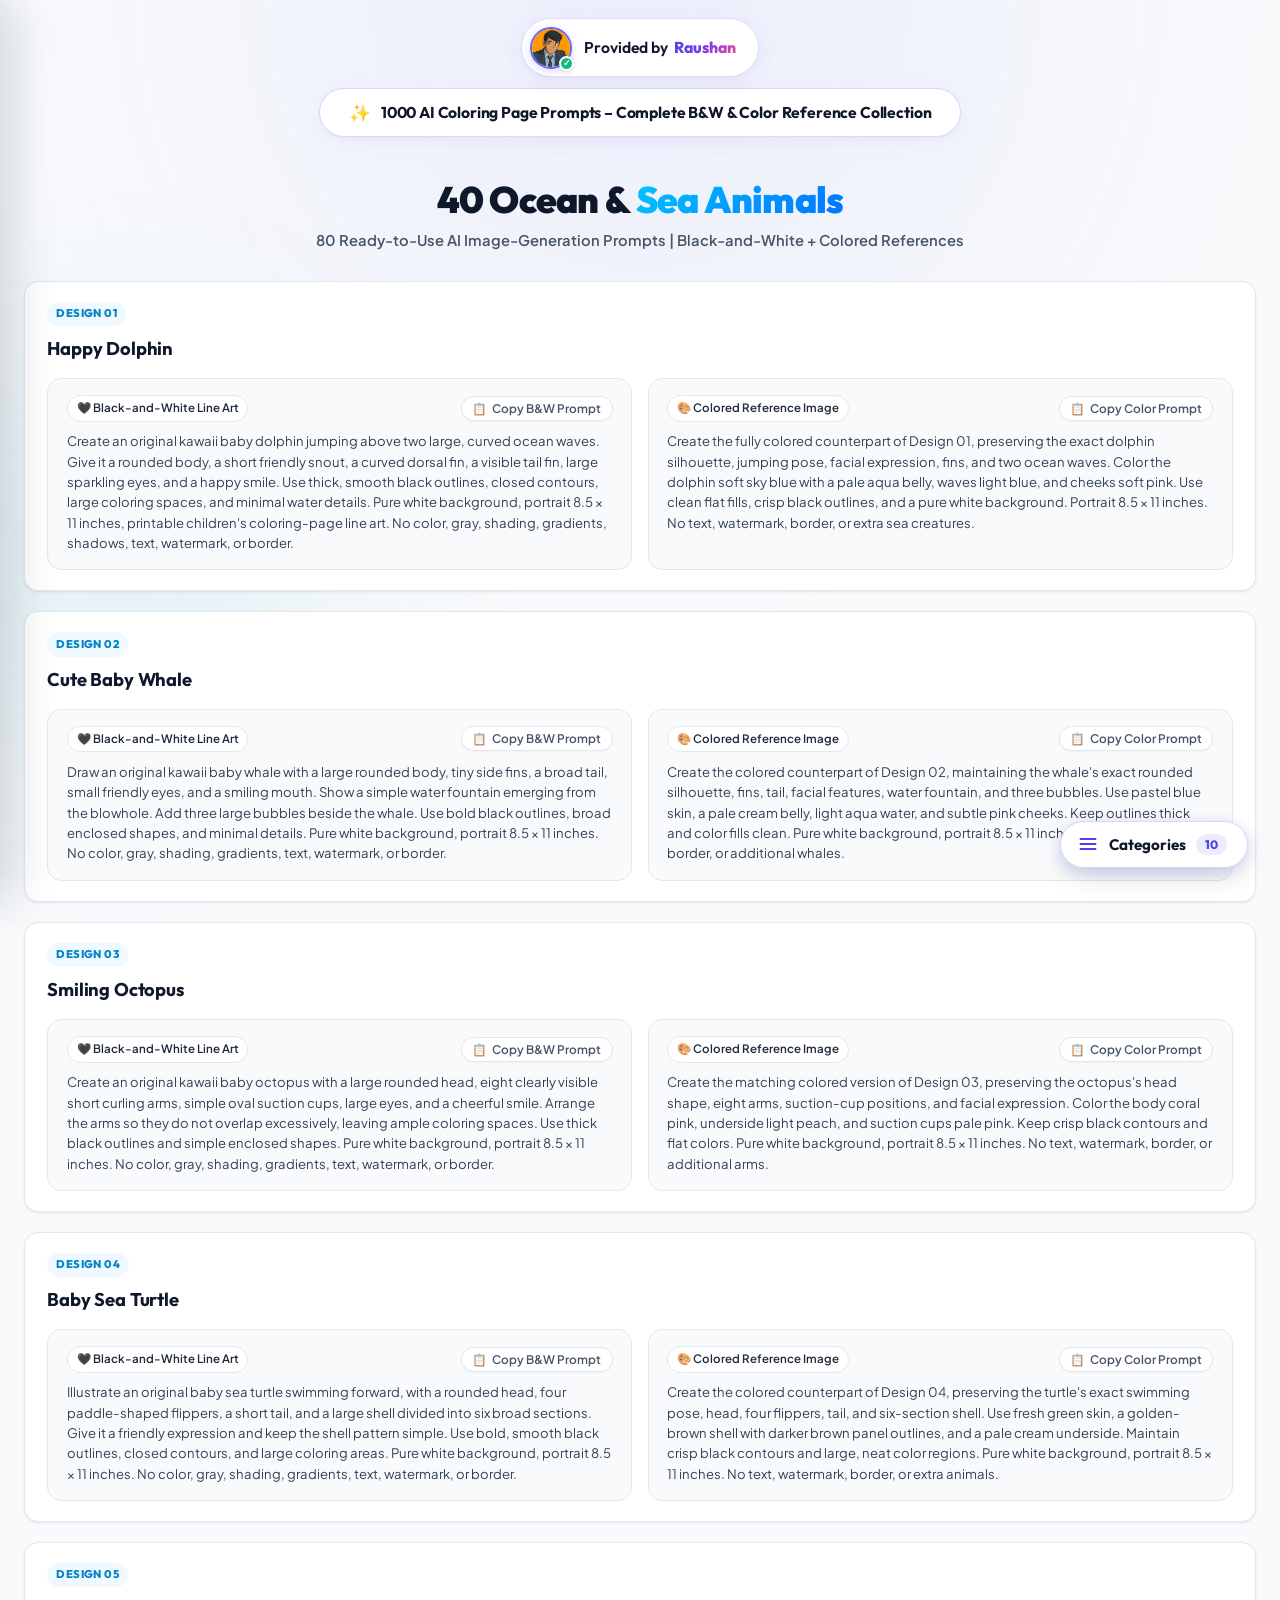
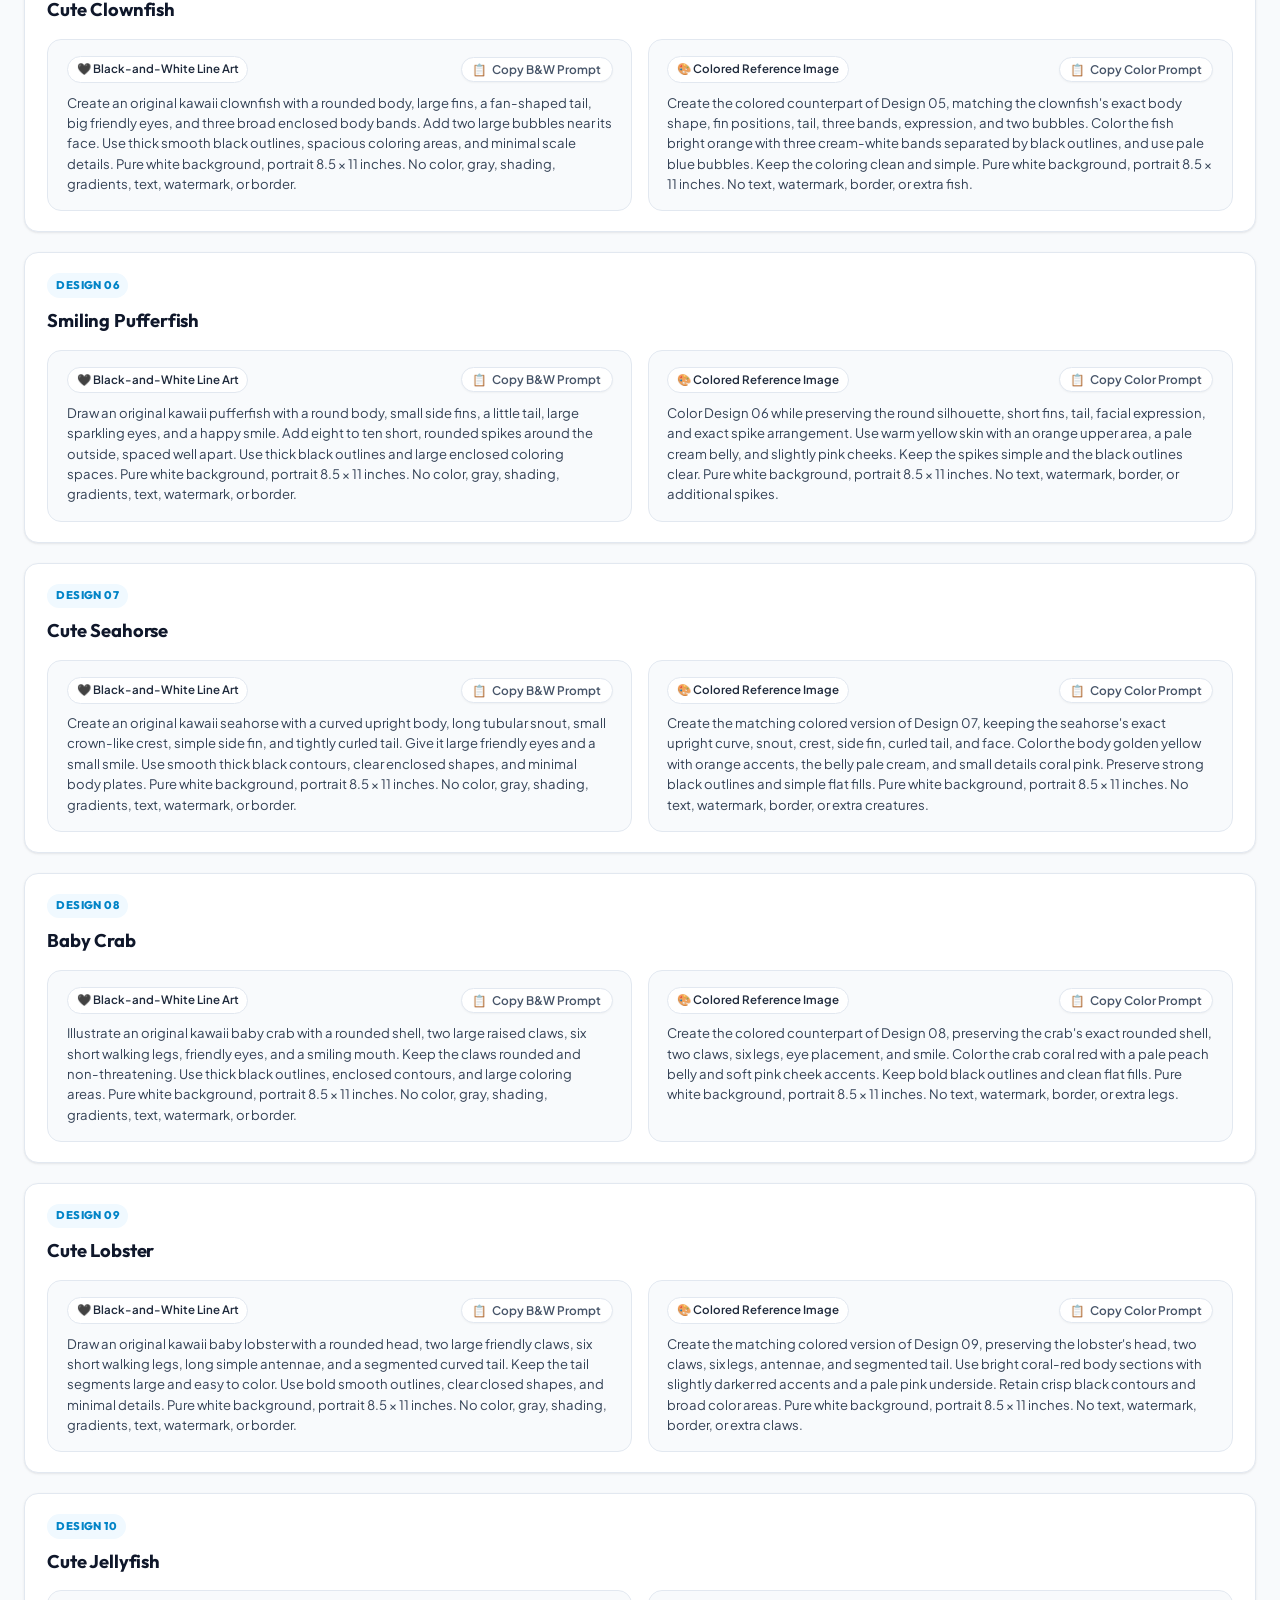
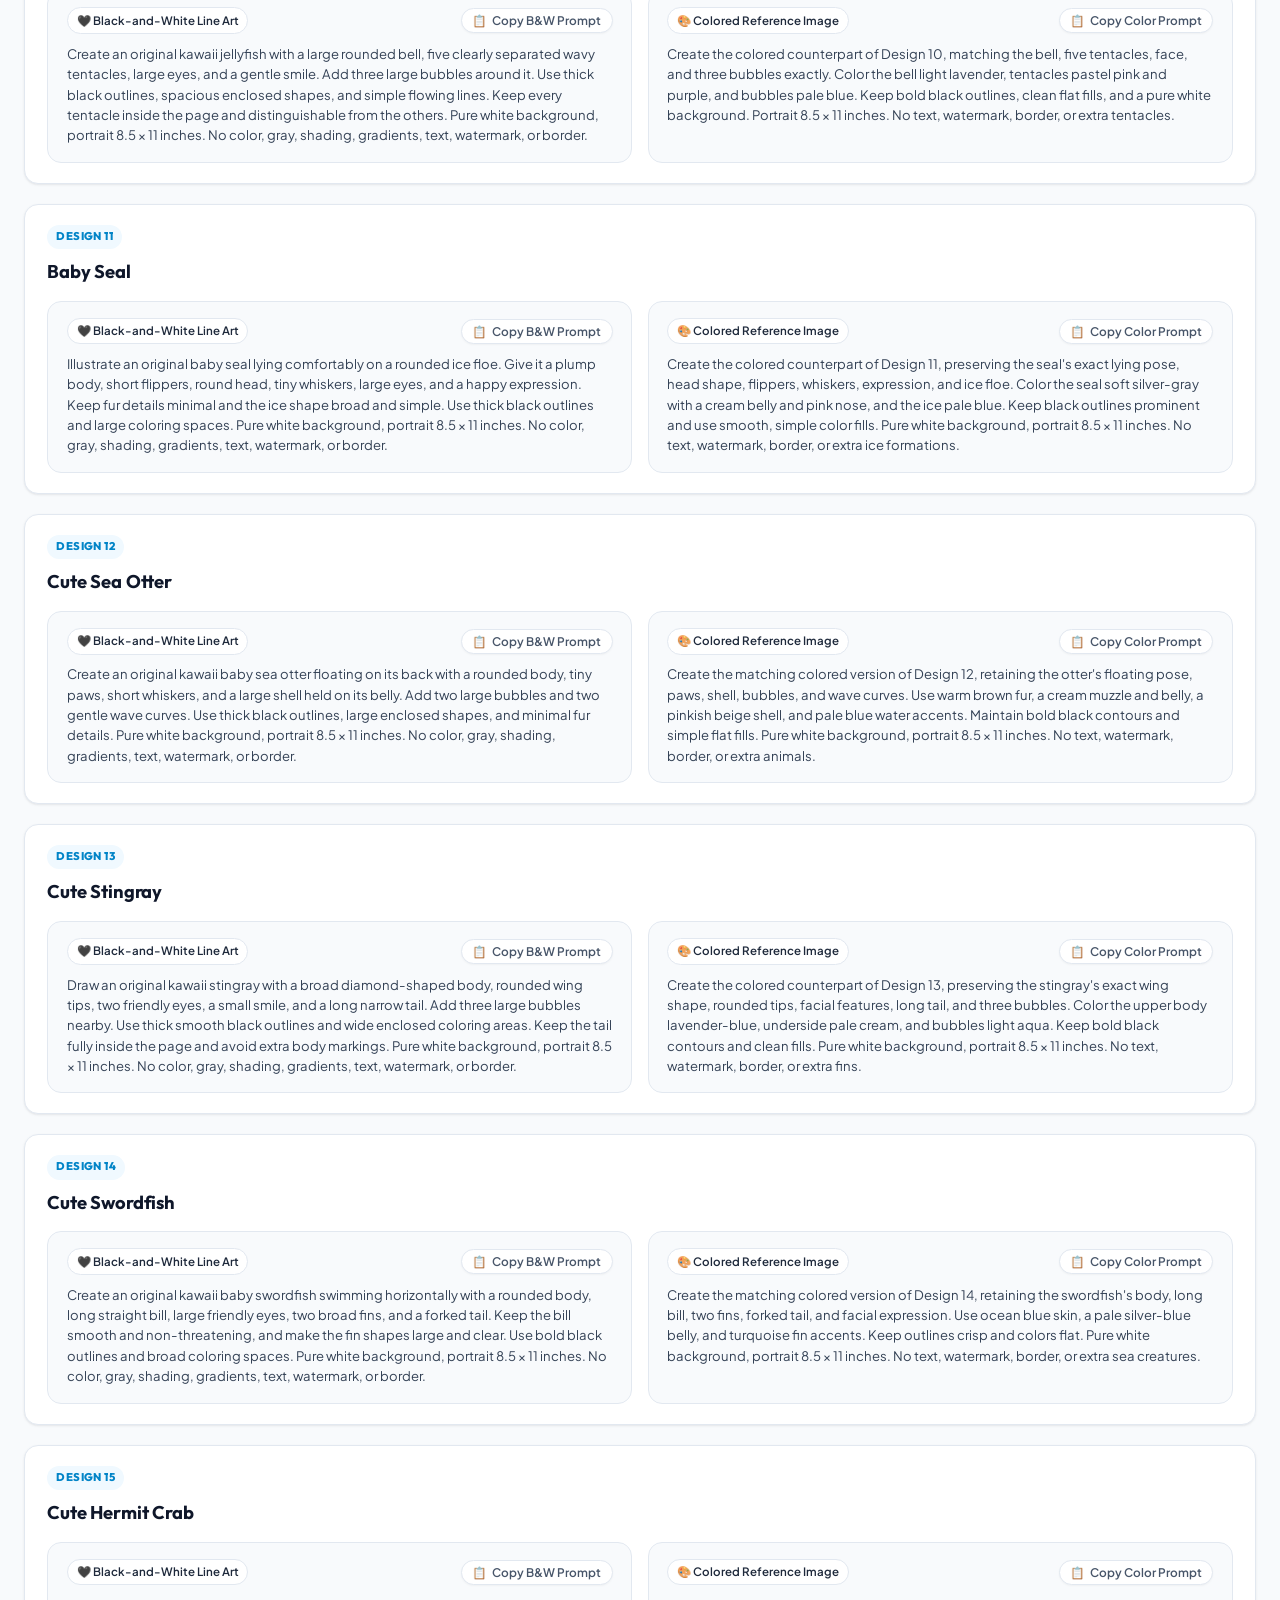
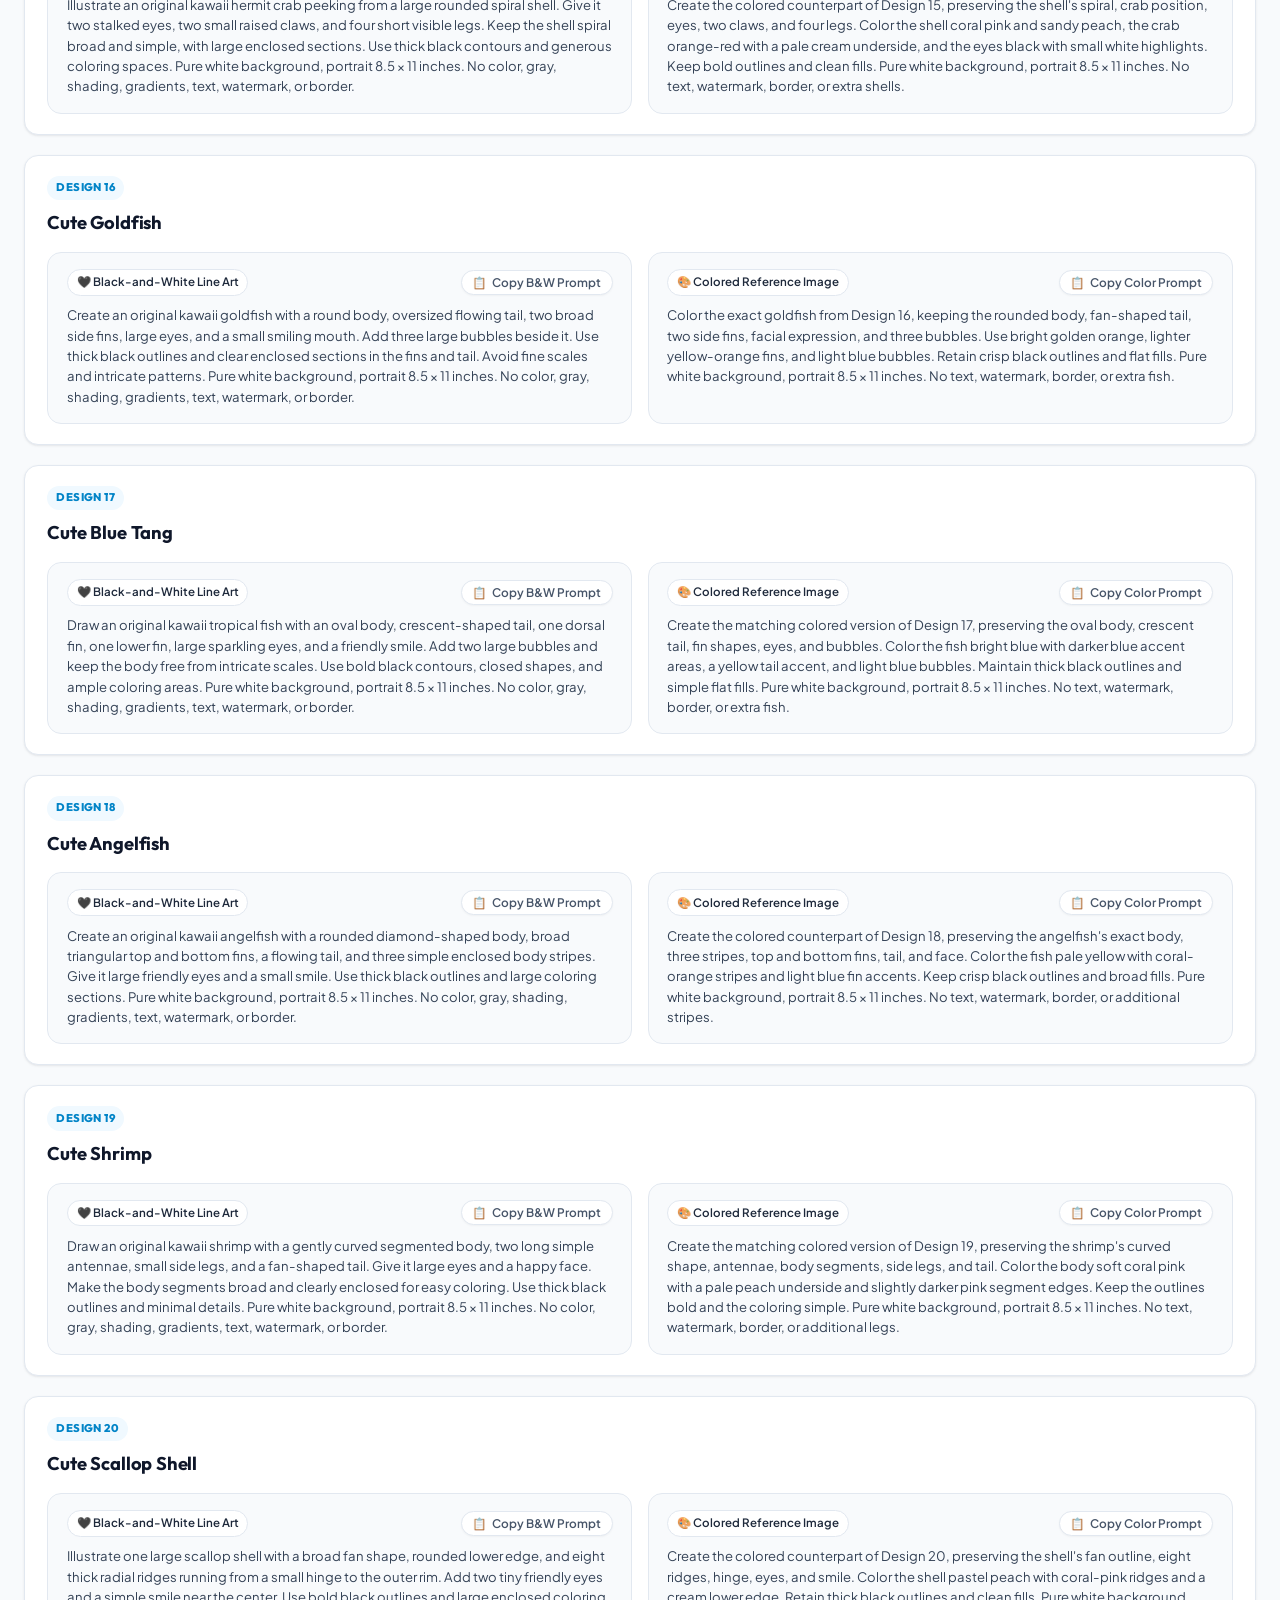
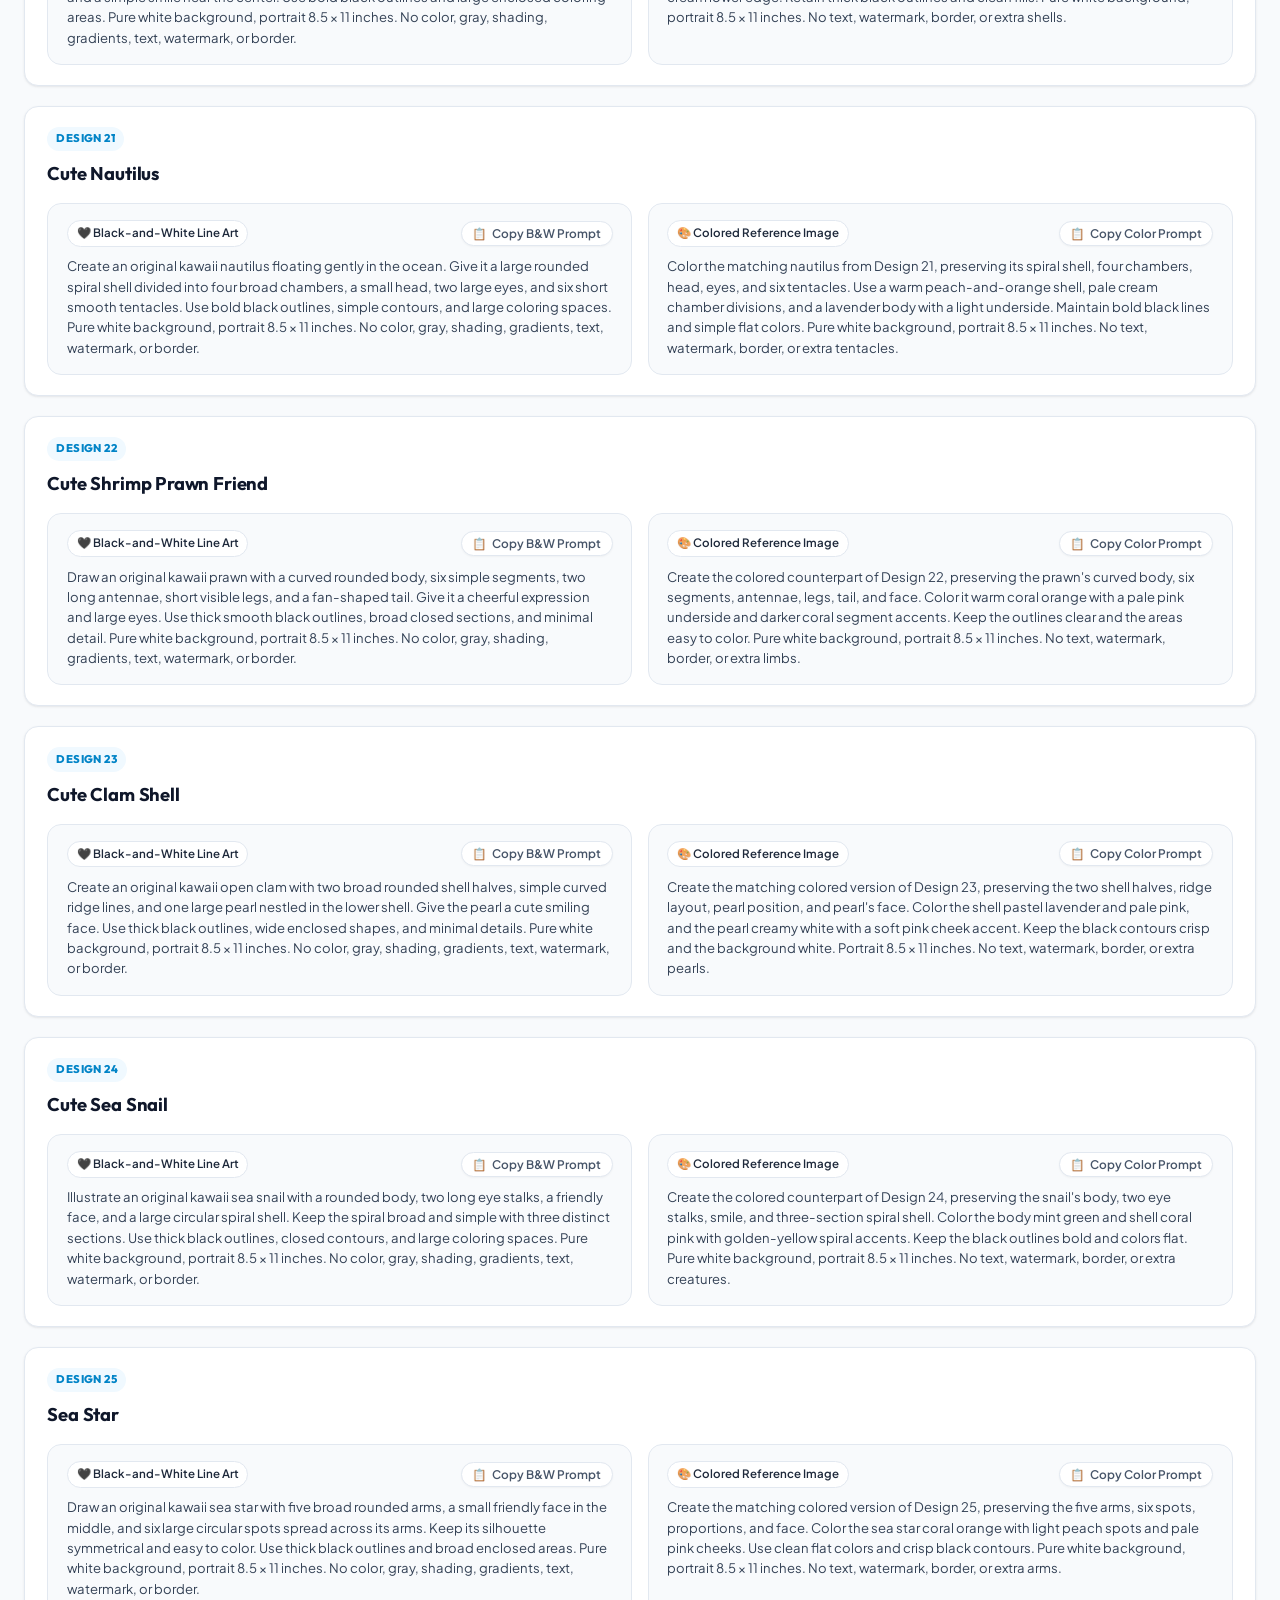
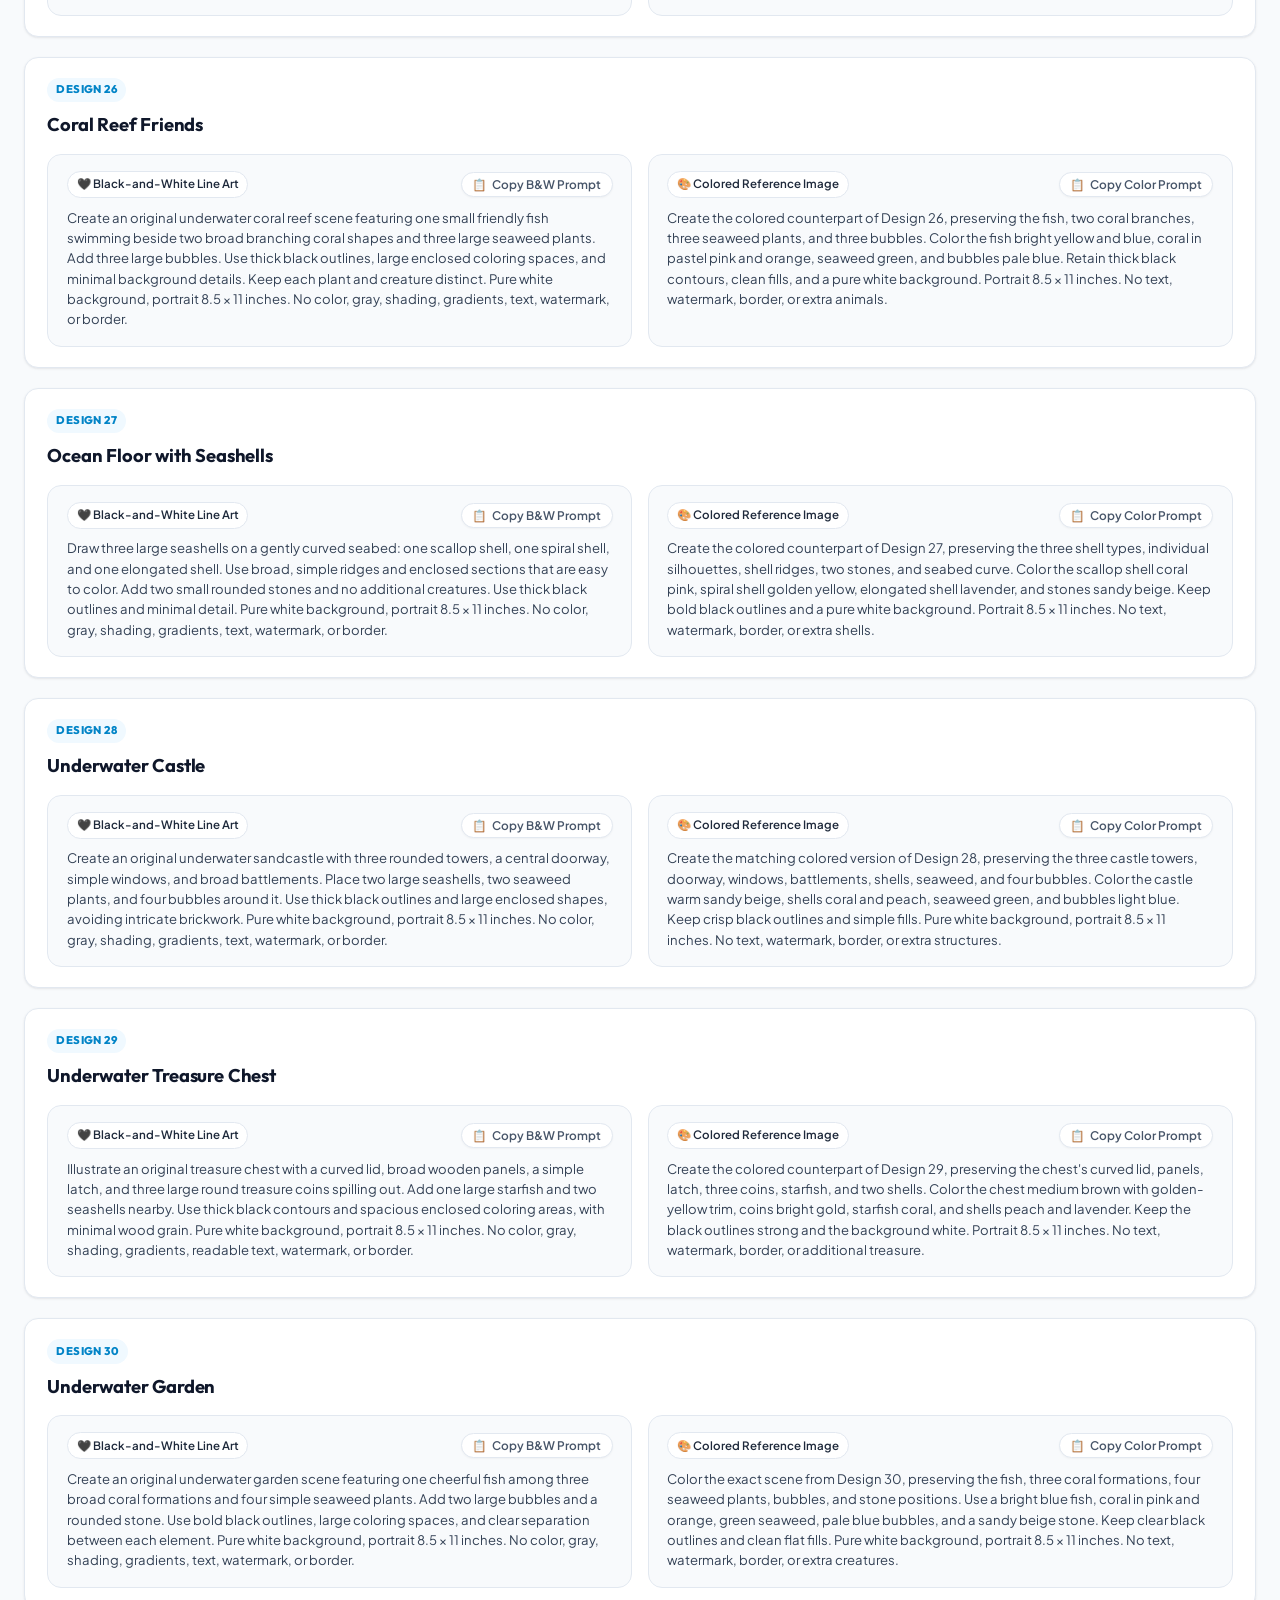
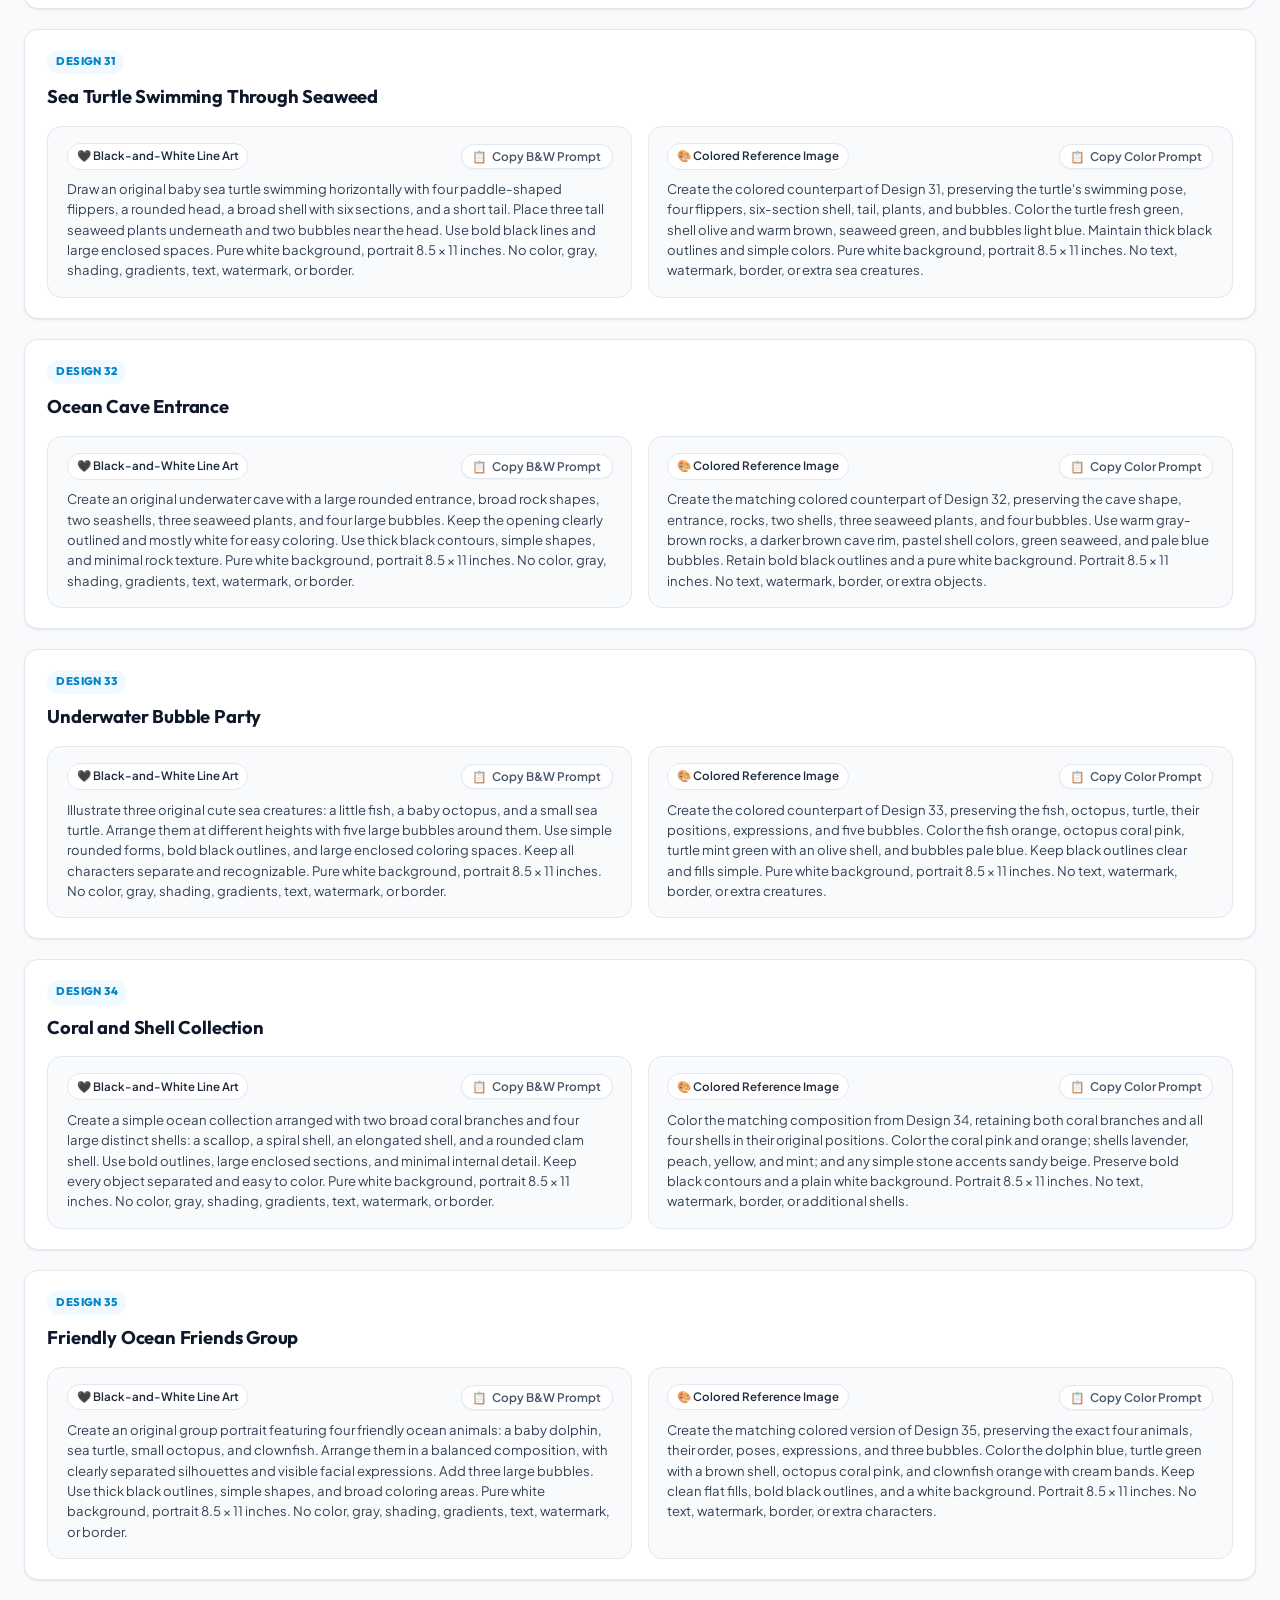
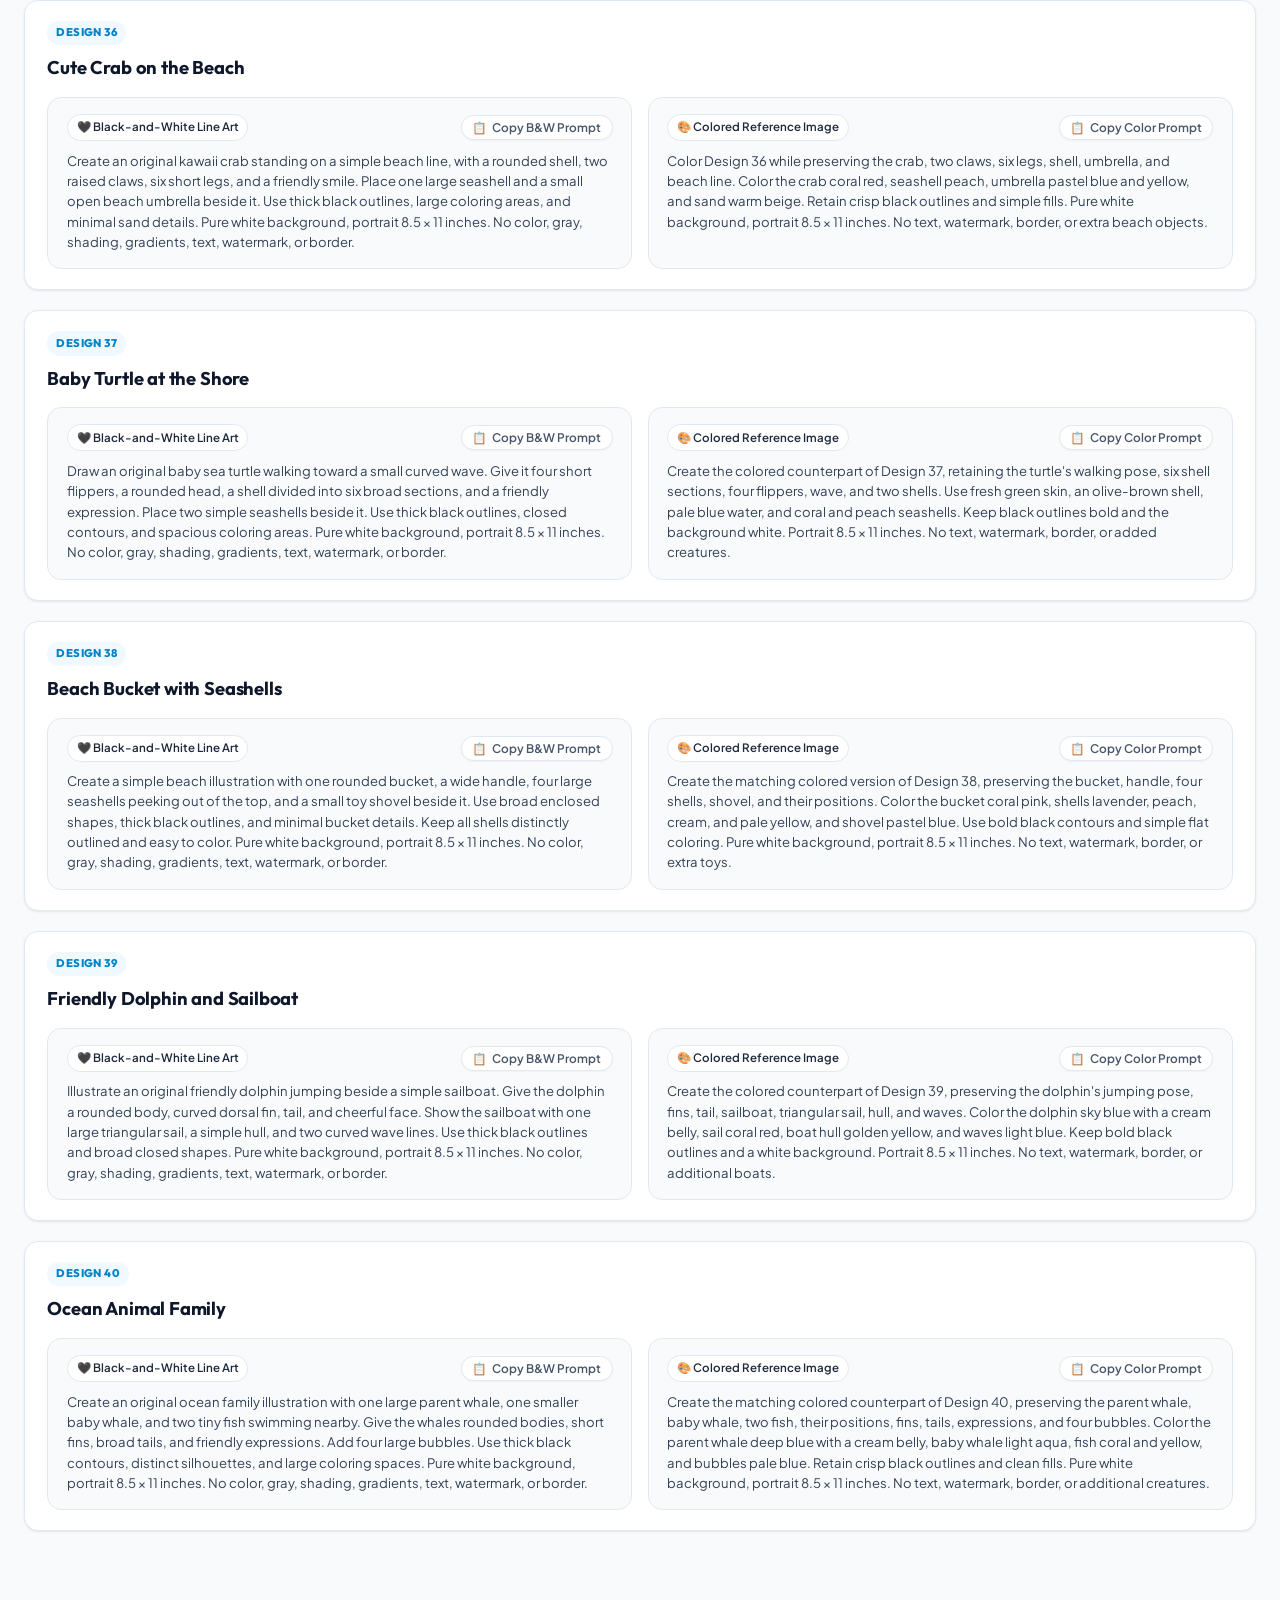
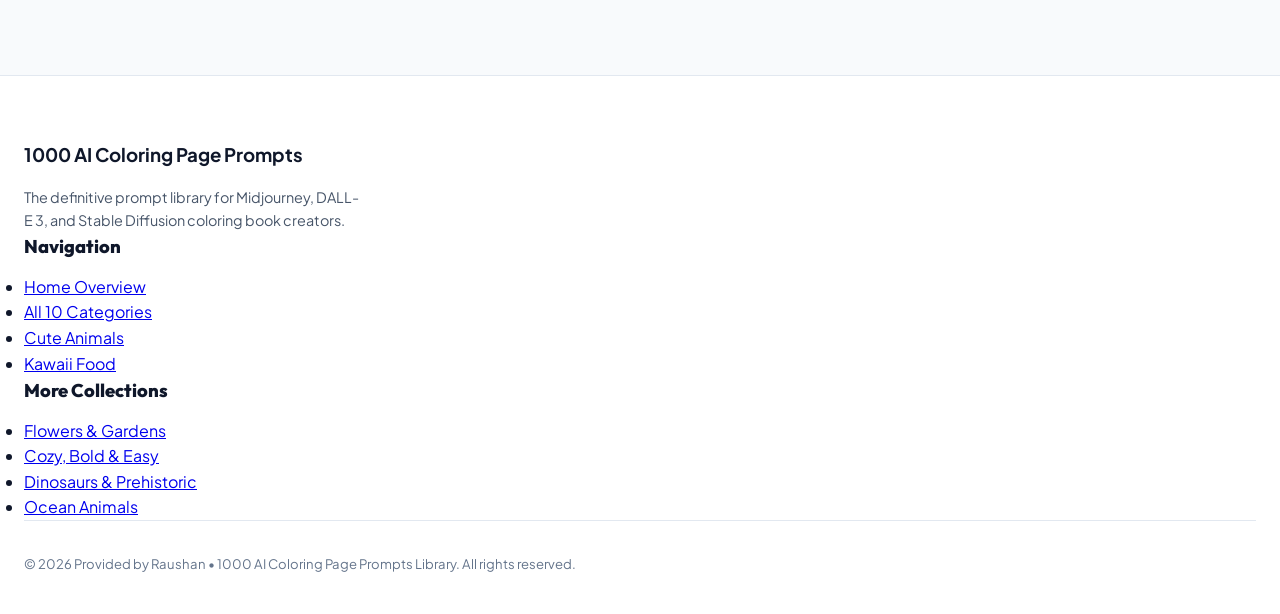
<file: pages/ocean-sea-animals.html>
<!DOCTYPE html>
<html lang="en">
<head>
  <meta charset="UTF-8">
  <meta name="viewport" content="width=device-width, initial-scale=1.0">
  <title>40 Ocean & Sea Animals Coloring Pages | 80 AI Image Prompts</title>
  <meta name="description" content="40 original ocean and sea animals coloring designs with 80 paired AI image prompts (Black-and-White line art + colored references) for Midjourney & DALL-E 3.">
  <!-- Favicon / Logo -->
  <link rel="icon" type="image/jpeg" href="../raushan.jpg">
  <link rel="shortcut icon" href="../raushan.jpg">
  <link rel="apple-touch-icon" href="../raushan.jpg">
  <link rel="stylesheet" href="../style.css">
</head>
<body data-category-id="ocean-sea-animals">
  <div class="ambient-glow"></div>
  <div class="ambient-orb orb-2"></div>

  <!-- Top Creator & Copyright Bar -->
  <header class="top-creator-bar">
    <a href="../index.html" class="creator-badge-pill" title="Official Collection Provided by Raushan – Back to Home">
      <div class="creator-avatar-wrap">
        <img src="../raushan.jpg" alt="Provided by Raushan" class="creator-avatar-img">
        <span class="creator-verified-badge" title="Verified Creator">✓</span>
      </div>
      <div class="creator-details">
        <span class="creator-name-text">Provided by <strong class="creator-highlight">Raushan</strong></span>
      </div>
    </a>
  </header>

  <!-- Top Header Sticker -->
  <div class="top-header-sticker-wrap">
    <a href="../index.html" class="top-header-sticker" title="1000 AI Coloring Page Prompts – Home">
      <span class="sticker-sparkle">✨</span>
      <span class="sticker-title">1000 AI Coloring Page Prompts – Complete B&W & Color Reference Collection</span>
    </a>
  </div>

  <!-- Floating Categories Button (Bottom Right) -->
  <button id="sidebar-toggle-btn" class="floating-categories-fab" aria-label="Open All 10 Categories" title="Open All 10 Categories">
    <svg width="20" height="20" viewBox="0 0 24 24" fill="none" stroke="currentColor" stroke-width="2.3" stroke-linecap="round" stroke-linejoin="round">
      <line x1="3" y1="12" x2="21" y2="12"></line>
      <line x1="3" y1="6" x2="21" y2="6"></line>
      <line x1="3" y1="18" x2="21" y2="18"></line>
    </svg>
    <span class="fab-label">Categories</span>
    <span class="fab-count-badge">10</span>
  </button>

  <!-- Offcanvas Categories Sidebar Drawer -->
  <div id="sidebar-overlay" class="sidebar-overlay" aria-hidden="true"></div>
  <aside id="app-sidebar" class="app-sidebar" aria-label="Categories Navigation">
    <div class="sidebar-header">
      <a href="../index.html" class="sidebar-brand">
        <img src="../raushan.jpg" alt="Raushan" class="sidebar-brand-avatar">
        <div>
          <h3>1000 AI <span class="brand-badge">Prompts</span></h3>
          <span class="sidebar-author-line">© Provided by Raushan</span>
        </div>
      </a>
      <button id="sidebar-close-btn" class="sidebar-close-btn" aria-label="Close sidebar">✕</button>
    </div>

    <div class="sidebar-body">
      <!-- Categories Header -->
      <div class="sidebar-section-header" style="margin-top: 0.25rem;">
        <span class="sidebar-section-title">All 10 Categories</span>
        <span class="sidebar-meta-badge">1000 Prompts</span>
      </div>

      <!-- Categories List -->
      <nav class="sidebar-categories-nav">
        <a href="cute-animals-pets.html" class="sidebar-cat-item">
          <div class="sidebar-cat-icon" style="background: rgba(255, 107, 139, 0.12); color: #FF6B8B;">🐾</div>
          <div class="sidebar-cat-info">
            <span class="sidebar-cat-name">Cute Animals & Pets</span>
            <span class="sidebar-cat-sub">75 Designs • 150 Prompts</span>
          </div>
          <span class="sidebar-cat-count">75</span>
        </a>

        <a href="ocean-sea-animals.html" class="sidebar-cat-item active">
          <div class="sidebar-cat-icon" style="background: rgba(0, 198, 255, 0.12); color: #0284C7;">🐋</div>
          <div class="sidebar-cat-info">
            <span class="sidebar-cat-name">Ocean & Sea Animals</span>
            <span class="sidebar-cat-sub">40 Designs • 80 Prompts</span>
          </div>
          <span class="sidebar-cat-count">40</span>
        </a>

        <a href="kawaii-food-desserts.html" class="sidebar-cat-item">
          <div class="sidebar-cat-icon" style="background: rgba(243, 85, 162, 0.12); color: #F355A2;">🧁</div>
          <div class="sidebar-cat-info">
            <span class="sidebar-cat-name">Kawaii Food & Desserts</span>
            <span class="sidebar-cat-sub">50 Designs • 100 Prompts</span>
          </div>
          <span class="sidebar-cat-count">50</span>
        </a>

        <a href="flowers-gardens.html" class="sidebar-cat-item">
          <div class="sidebar-cat-icon" style="background: rgba(16, 185, 129, 0.12); color: #10B981;">🌸</div>
          <div class="sidebar-cat-info">
            <span class="sidebar-cat-name">Flowers & Gardens</span>
            <span class="sidebar-cat-sub">50 Designs • 100 Prompts</span>
          </div>
          <span class="sidebar-cat-count">50</span>
        </a>

        <a href="fantasy-magical-creatures.html" class="sidebar-cat-item">
          <div class="sidebar-cat-icon" style="background: rgba(139, 92, 246, 0.12); color: #8B5CF6;">✨</div>
          <div class="sidebar-cat-info">
            <span class="sidebar-cat-name">Fantasy & Magical</span>
            <span class="sidebar-cat-sub">40 Designs • 80 Prompts</span>
          </div>
          <span class="sidebar-cat-count">40</span>
        </a>

        <a href="dinosaurs-prehistoric.html" class="sidebar-cat-item">
          <div class="sidebar-cat-icon" style="background: rgba(245, 158, 11, 0.12); color: #F59E0B;">🦖</div>
          <div class="sidebar-cat-info">
            <span class="sidebar-cat-name">Dinosaurs & Prehistoric</span>
            <span class="sidebar-cat-sub">50 Designs • 100 Prompts</span>
          </div>
          <span class="sidebar-cat-count">50</span>
        </a>

        <a href="vehicles-transportation.html" class="sidebar-cat-item">
          <div class="sidebar-cat-icon" style="background: rgba(236, 72, 153, 0.12); color: #EC4899;">🚀</div>
          <div class="sidebar-cat-info">
            <span class="sidebar-cat-name">Vehicles & Transport</span>
            <span class="sidebar-cat-sub">35 Designs • 70 Prompts</span>
          </div>
          <span class="sidebar-cat-count">35</span>
        </a>

        <a href="cozy-bold-easy.html" class="sidebar-cat-item">
          <div class="sidebar-cat-icon" style="background: rgba(249, 115, 22, 0.12); color: #F97316;">☕</div>
          <div class="sidebar-cat-info">
            <span class="sidebar-cat-name">Cozy, Bold & Easy</span>
            <span class="sidebar-cat-sub">75 Designs • 150 Prompts</span>
          </div>
          <span class="sidebar-cat-count">75</span>
        </a>

        <a href="relaxation-mindfulness.html" class="sidebar-cat-item">
          <div class="sidebar-cat-icon" style="background: rgba(6, 182, 212, 0.12); color: #06B6D4;">🧘</div>
          <div class="sidebar-cat-info">
            <span class="sidebar-cat-name">Relaxation & Mandalas</span>
            <span class="sidebar-cat-sub">35 Designs • 70 Prompts</span>
          </div>
          <span class="sidebar-cat-count">35</span>
        </a>

        <a href="seasonal-holiday.html" class="sidebar-cat-item">
          <div class="sidebar-cat-icon" style="background: rgba(225, 29, 72, 0.12); color: #E11D48;">🎄</div>
          <div class="sidebar-cat-info">
            <span class="sidebar-cat-name">Seasonal & Holiday</span>
            <span class="sidebar-cat-sub">50 Designs • 100 Prompts</span>
          </div>
          <span class="sidebar-cat-count">50</span>
        </a>
      </nav>
    </div>

    <div class="sidebar-footer">
      <div style="font-size: 0.8rem; color: var(--text-muted); font-weight: 500;">
        © 2026 Provided by Raushan • Light Edition
      </div>
    </div>
  </aside>

  <main class="section-container" style="padding-top: 2rem;">
    <!-- Category Hero Header -->
    <div style="text-align: center; max-width: 900px; margin: 0 auto 2.5rem;">
      <h1 class="hero-title" style="margin-bottom: 0.75rem; font-size: clamp(2rem, 4vw, 2.85rem);">
        40 Ocean & <span style="background: linear-gradient(135deg, #00C6FF, #0072FF); -webkit-background-clip: text; -webkit-text-fill-color: transparent;">Sea Animals</span>
      </h1>

      <p style="color: var(--text-primary); font-size: 1.15rem; font-weight: 700; margin-bottom: 0.75rem;">
        80 Ready-to-Use AI Image-Generation Prompts | Black-and-White + Colored References
      </p>
    </div>





    <!-- Paired Prompts Container -->
    <div id="paired-prompts-container" class="paired-cards-container"></div>

    <!-- Empty State -->
    <div id="ocean-no-results" style="display: none; text-align: center; padding: 4rem 1rem; background: #FFFFFF; border: 1px dashed var(--border-subtle); border-radius: var(--radius-lg);">
      <div style="font-size: 3rem; margin-bottom: 1rem;">🐋</div>
      <h3>No ocean designs matched your search</h3>
      <p style="color: var(--text-secondary); margin-top: 0.5rem;">Try another keyword like dolphin, whale, sea turtle, starfish, or octopus.</p>
      <button id="reset-filter-btn" class="btn btn-secondary" style="margin-top: 1rem;">Reset Search & Filters</button>
    </div>


  </main>

  <div id="toast-container" class="toast-container"></div>

  <!-- Site Footer -->
  <footer class="site-footer">
    <div class="footer-container">
      <div class="footer-brand">
        <h3>1000 AI Coloring Page Prompts</h3>
        <p>The definitive prompt library for Midjourney, DALL-E 3, and Stable Diffusion coloring book creators.</p>
      </div>
      <div class="footer-links-col">
        <h4>Navigation</h4>
        <ul>
          <li><a href="../index.html">Home Overview</a></li>
          <li><a href="#" onclick="document.getElementById('sidebar-toggle-btn').click(); return false;">All 10 Categories</a></li>
          <li><a href="cute-animals-pets.html">Cute Animals</a></li>
          <li><a href="kawaii-food-desserts.html">Kawaii Food</a></li>
        </ul>
      </div>
      <div class="footer-links-col">
        <h4>More Collections</h4>
        <ul>
          <li><a href="flowers-gardens.html">Flowers & Gardens</a></li>
          <li><a href="cozy-bold-easy.html">Cozy, Bold & Easy</a></li>
          <li><a href="dinosaurs-prehistoric.html">Dinosaurs & Prehistoric</a></li>
          <li><a href="ocean-sea-animals.html">Ocean Animals</a></li>
        </ul>
      </div>
    </div>
    <div class="footer-bottom">
      <p>© 2026 Provided by Raushan • 1000 AI Coloring Page Prompts Library. All rights reserved.</p>
    </div>
  </footer>

  <!-- Scripts -->
  <script src="../prompts-data.js"></script>
  <script src="ocean-animals-data.js?v=2"></script>
  <script>
    (function() {
      // Sidebar drawer controls
      const sidebar = document.getElementById('app-sidebar');
      const overlay = document.getElementById('sidebar-overlay');
      const toggleBtn = document.getElementById('sidebar-toggle-btn');
      const closeBtn = document.getElementById('sidebar-close-btn');

      function openSidebar() {
        if (sidebar && overlay) {
          sidebar.classList.add('open');
          overlay.classList.add('open');
          document.body.style.overflow = 'hidden';
        }
      }

      function closeSidebar() {
        if (sidebar && overlay) {
          sidebar.classList.remove('open');
          overlay.classList.remove('open');
          document.body.style.overflow = '';
        }
      }

      if (toggleBtn) toggleBtn.addEventListener('click', openSidebar);
      if (closeBtn) closeBtn.addEventListener('click', closeSidebar);
      if (overlay) overlay.addEventListener('click', closeSidebar);

      // Interactive Paired Prompts Controller
      let activeCategory = 'all';
      let searchQuery = '';
      let viewMode = 'both'; // 'both', 'bw', 'color'

      const container = document.getElementById('paired-prompts-container');
      const noResultsEl = document.getElementById('ocean-no-results');
      const searchInput = document.getElementById('ocean-search-input');
      const searchClearBtn = document.getElementById('ocean-search-clear');
      const resetBtn = document.getElementById('reset-filter-btn');
      const filterPills = document.querySelectorAll('.filter-pill[data-cat]');
      const viewModeBtns = document.querySelectorAll('.view-mode-btn[data-mode]');
      const toastContainer = document.getElementById('toast-container');
      const copyChecklistBtn = document.getElementById('copy-checklist-btn');

      // Toast notification
      function showToast(message, icon = '✓') {
        const toast = document.createElement('div');
        toast.className = 'toast';
        toast.innerHTML = `<span style="color:#0284C7; font-weight:800;">${icon}</span> <span>${message}</span>`;
        toastContainer.appendChild(toast);
        setTimeout(() => toast.remove(), 2600);
      }

      // Clipboard helper
      function copyText(text, btnElement, successMsg = 'Copied to clipboard!') {
        if (navigator.clipboard && navigator.clipboard.writeText) {
          navigator.clipboard.writeText(text).then(() => {
            handleCopied(btnElement, successMsg);
          }).catch(() => fallbackCopy(text, btnElement, successMsg));
        } else {
          fallbackCopy(text, btnElement, successMsg);
        }
      }

      function fallbackCopy(text, btnElement, successMsg) {
        const ta = document.createElement('textarea');
        ta.value = text;
        ta.style.position = 'fixed';
        ta.style.left = '-9999px';
        document.body.appendChild(ta);
        ta.select();
        document.execCommand('copy');
        ta.remove();
        handleCopied(btnElement, successMsg);
      }

      function handleCopied(btn, msg) {
        showToast(msg);
        if (btn) {
          const original = btn.innerHTML;
          btn.classList.add('copied');
          btn.innerHTML = `<span>✓</span> <span>Copied!</span>`;
          setTimeout(() => {
            btn.classList.remove('copied');
            btn.innerHTML = original;
          }, 2000);
        }
      }

      // Filter Data
      function getFilteredDesigns() {
        const sourceData = (typeof window.OCEAN_ANIMALS_DATA !== 'undefined' && Array.isArray(window.OCEAN_ANIMALS_DATA) && window.OCEAN_ANIMALS_DATA.length > 0)
          ? window.OCEAN_ANIMALS_DATA
          : (typeof OCEAN_ANIMALS_DATA !== 'undefined' && Array.isArray(OCEAN_ANIMALS_DATA) ? OCEAN_ANIMALS_DATA : []);

        return sourceData.filter(item => {
          // Category filter
          if (activeCategory !== 'all' && item.categoryNum !== Number(activeCategory)) {
            return false;
          }
          // Search query
          if (searchQuery) {
            const q = searchQuery.toLowerCase().trim();
            const inTitle = item.title.toLowerCase().includes(q);
            const inScene = item.scene.toLowerCase().includes(q);
            const inBw = item.bwPrompt.toLowerCase().includes(q);
            const inColor = item.colorPrompt.toLowerCase().includes(q);
            const inNum = item.designNumber.toLowerCase().includes(q);
            if (!inTitle && !inScene && !inBw && !inColor && !inNum) {
              return false;
            }
          }
          return true;
        });
      }

      // Render Cards
      function renderCards() {
        const designs = getFilteredDesigns();

        if (designs.length === 0) {
          container.innerHTML = '';
          noResultsEl.style.display = 'block';
          return;
        }

        noResultsEl.style.display = 'none';
        container.innerHTML = '';

        const frag = document.createDocumentFragment();

        designs.forEach(item => {
          const card = document.createElement('div');
          card.className = 'paired-card';
          card.id = `design-${item.id}`;

          const showBw = viewMode === 'both' || viewMode === 'bw';
          const showColor = viewMode === 'both' || viewMode === 'color';
          const gridClass = (viewMode === 'bw' || viewMode === 'color') ? 'single-col' : '';

          card.innerHTML = `
            <div class="paired-card-header">
              <div class="paired-card-top-row">
                <div class="paired-badges-group">
                  <span class="design-num-badge" style="background:#F0F9FF; color:#0284C7; border-color:#BAE6FD;">${item.designNumber}</span>
                </div>
              </div>

              <h2 class="paired-title">${item.title}</h2>
            </div>

            <div class="paired-prompts-grid ${gridClass}">
              ${showBw ? `
                <div class="prompt-panel bw">
                  <div class="panel-header">
                    <span class="panel-badge bw">🖤 Black-and-White Line Art</span>
                    <button class="panel-copy-btn" data-copy-type="bw" data-id="${item.id}">
                      <span>📋</span> Copy B&W Prompt
                    </button>
                  </div>
                  <div class="panel-text" title="Black-and-White Image Prompt">${item.bwPrompt}</div>
                </div>
              ` : ''}

              ${showColor ? `
                <div class="prompt-panel color">
                  <div class="panel-header">
                    <span class="panel-badge color">🎨 Colored Reference Image</span>
                    <button class="panel-copy-btn" data-copy-type="color" data-id="${item.id}">
                      <span>📋</span> Copy Color Prompt
                    </button>
                  </div>
                  <div class="panel-text" title="Colored Reference Image Prompt">${item.colorPrompt}</div>
                </div>
              ` : ''}
            </div>
          `;

          frag.appendChild(card);
        });

        container.appendChild(frag);
      }

      // Event delegation for copy buttons
      container.addEventListener('click', (e) => {
        const copyBtn = e.target.closest('[data-copy-type]');
        if (!copyBtn) return;

        const copyType = copyBtn.getAttribute('data-copy-type');
        const designId = Number(copyBtn.getAttribute('data-id'));

        const sourceData = (typeof window.OCEAN_ANIMALS_DATA !== 'undefined' && Array.isArray(window.OCEAN_ANIMALS_DATA) && window.OCEAN_ANIMALS_DATA.length > 0)
          ? window.OCEAN_ANIMALS_DATA
          : (typeof OCEAN_ANIMALS_DATA !== 'undefined' && Array.isArray(OCEAN_ANIMALS_DATA) ? OCEAN_ANIMALS_DATA : []);

        const design = sourceData.find(d => d.id === designId);
        if (!design) return;

        if (copyType === 'bw') {
          copyText(design.bwPrompt, copyBtn, `Copied B&W prompt for ${design.designNumber}!`);
        } else if (copyType === 'color') {
          copyText(design.colorPrompt, copyBtn, `Copied Colored Reference prompt for ${design.designNumber}!`);
        } else if (copyType === 'both') {
          const combined = `### ${design.designNumber} — ${design.title}\n**Scene:** ${design.scene}\n\n**BLACK-AND-WHITE IMAGE PROMPT**\n${design.bwPrompt}\n\n**COLORED REFERENCE IMAGE PROMPT**\n${design.colorPrompt}`;
          copyText(combined, copyBtn, `Copied paired prompts for ${design.designNumber}!`);
        }
      });

      // Filter Pill clicks
      filterPills.forEach(pill => {
        pill.addEventListener('click', () => {
          filterPills.forEach(p => p.classList.remove('active'));
          pill.classList.add('active');
          activeCategory = pill.getAttribute('data-cat');
          renderCards();
        });
      });

      // View Mode Toggle
      viewModeBtns.forEach(btn => {
        btn.addEventListener('click', () => {
          viewModeBtns.forEach(b => b.classList.remove('active'));
          btn.classList.add('active');
          viewMode = btn.getAttribute('data-mode');
          renderCards();
        });
      });

      // Search events
      if (searchInput) {
        searchInput.addEventListener('input', (e) => {
          searchQuery = e.target.value;
          renderCards();
        });
      }

      if (searchClearBtn) {
        searchClearBtn.addEventListener('click', () => {
          if (searchInput) {
            searchInput.value = '';
            searchQuery = '';
            renderCards();
            searchInput.focus();
          }
        });
      }

      if (resetBtn) {
        resetBtn.addEventListener('click', () => {
          if (searchInput) searchInput.value = '';
          searchQuery = '';
          activeCategory = 'all';
          filterPills.forEach((p, idx) => {
            if (idx === 0) p.classList.add('active');
            else p.classList.remove('active');
          });
          renderCards();
        });
      }

      // Copy Quality Checklist
      if (copyChecklistBtn) {
        copyChecklistBtn.addEventListener('click', () => {
          const checklistText = `# FINAL IMAGE QUALITY CHECKLIST (40 OCEAN & SEA ANIMALS)

Before including these images in your commercial digital product:

1. Generate every black-and-white illustration as an individual image.
2. Use its black-and-white counterpart as a reference when generating the colored version.
3. Verify the exact animal type, fin and tentacle counts, shell patterns, face, pose, and object placement in both versions.
4. Check that the printable pages use thick, clear outlines, closed contours, and generous coloring areas.
5. Remove malformed anatomy, duplicated fins, tangled tentacles, unwanted background objects, and messy color fills.
6. Verify the generated dimensions and Amazon KDP trim, margin, and bleed requirements.
7. Confirm your image generator's commercial-use terms and follow applicable KDP AI-content disclosure requirements.

## Collection Summary
- 40 original Ocean & Sea Animals designs
- 40 black-and-white image prompts
- 40 matching colored-reference prompts
- 80 individual image-generation prompts total`;
          copyText(checklistText, copyChecklistBtn, 'Copied Quality Checklist to clipboard!');
        });
      }

      // Initial execution
      renderCards();

      // Lifecycle hooks to guarantee initial render
      if (document.readyState === 'loading') {
        document.addEventListener('DOMContentLoaded', renderCards);
      }
      window.addEventListener('load', renderCards);
    })();
  </script>
</body>
</html>
</file>
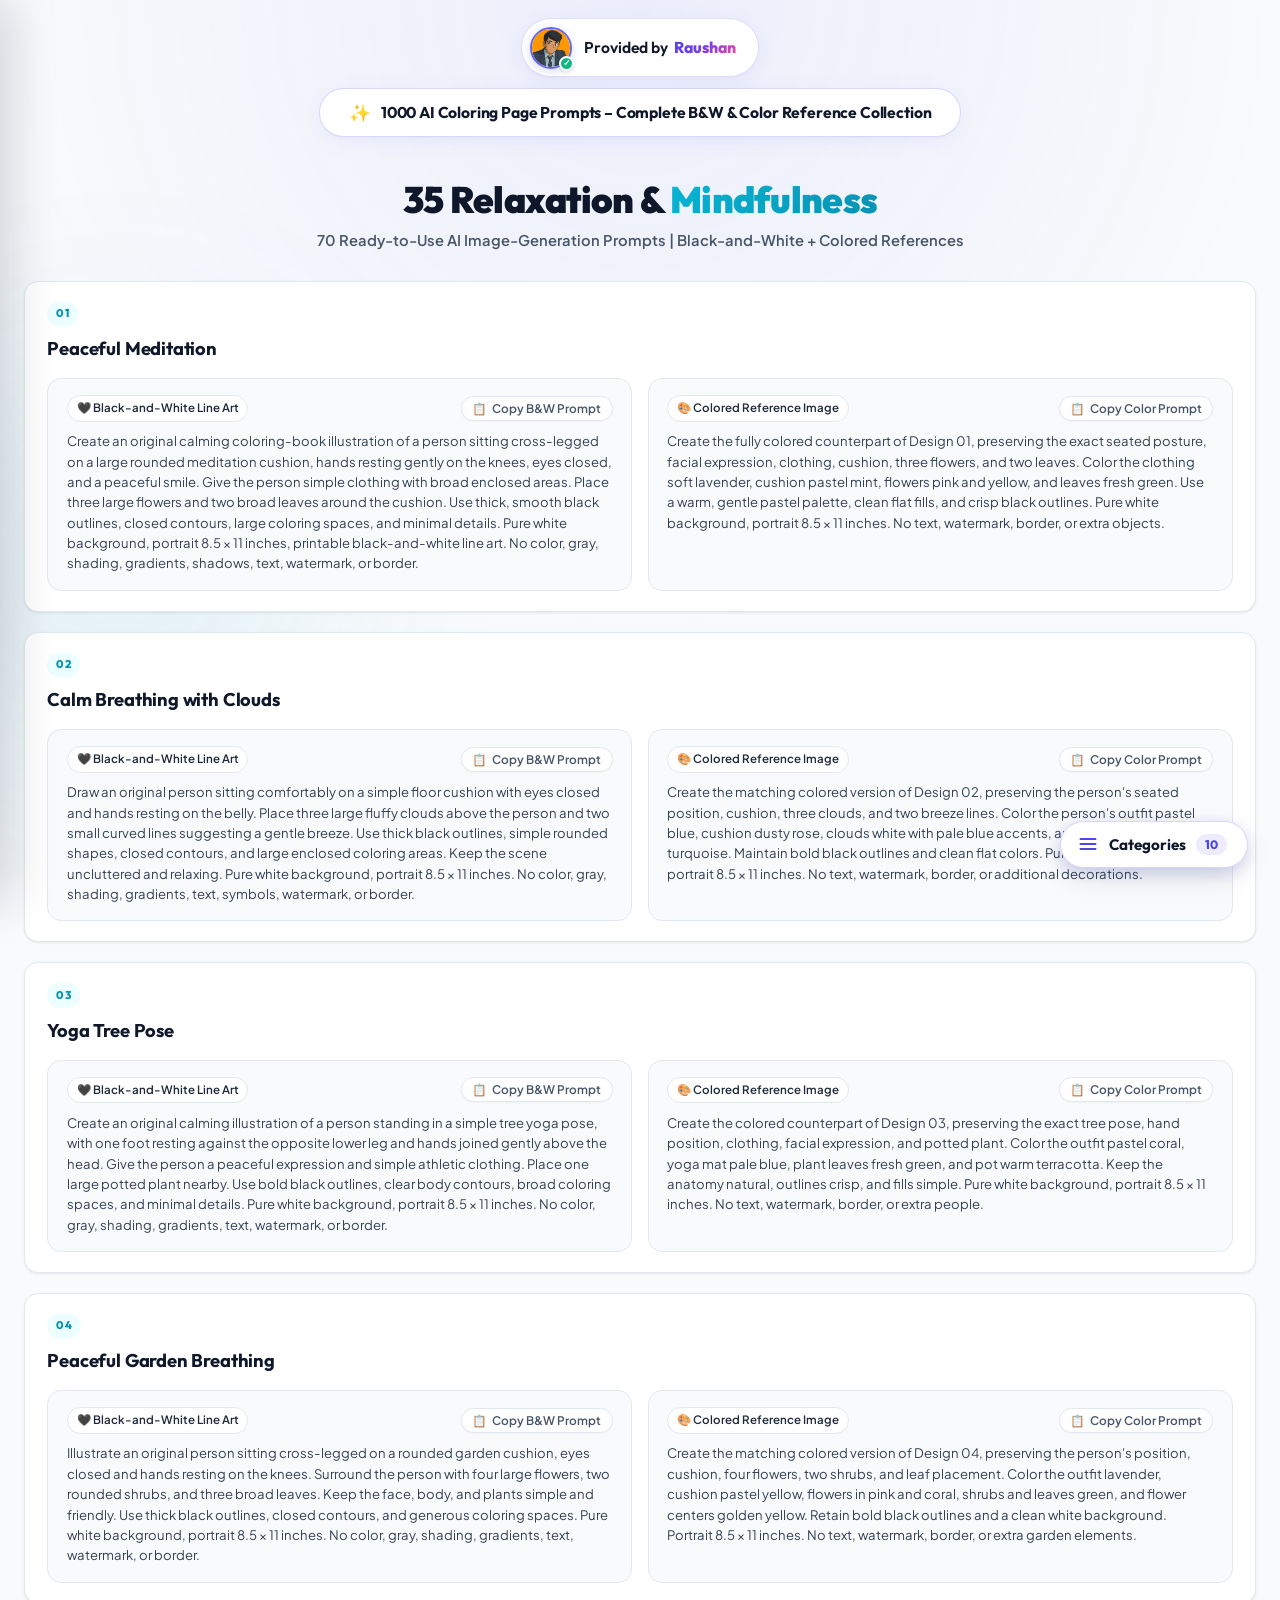
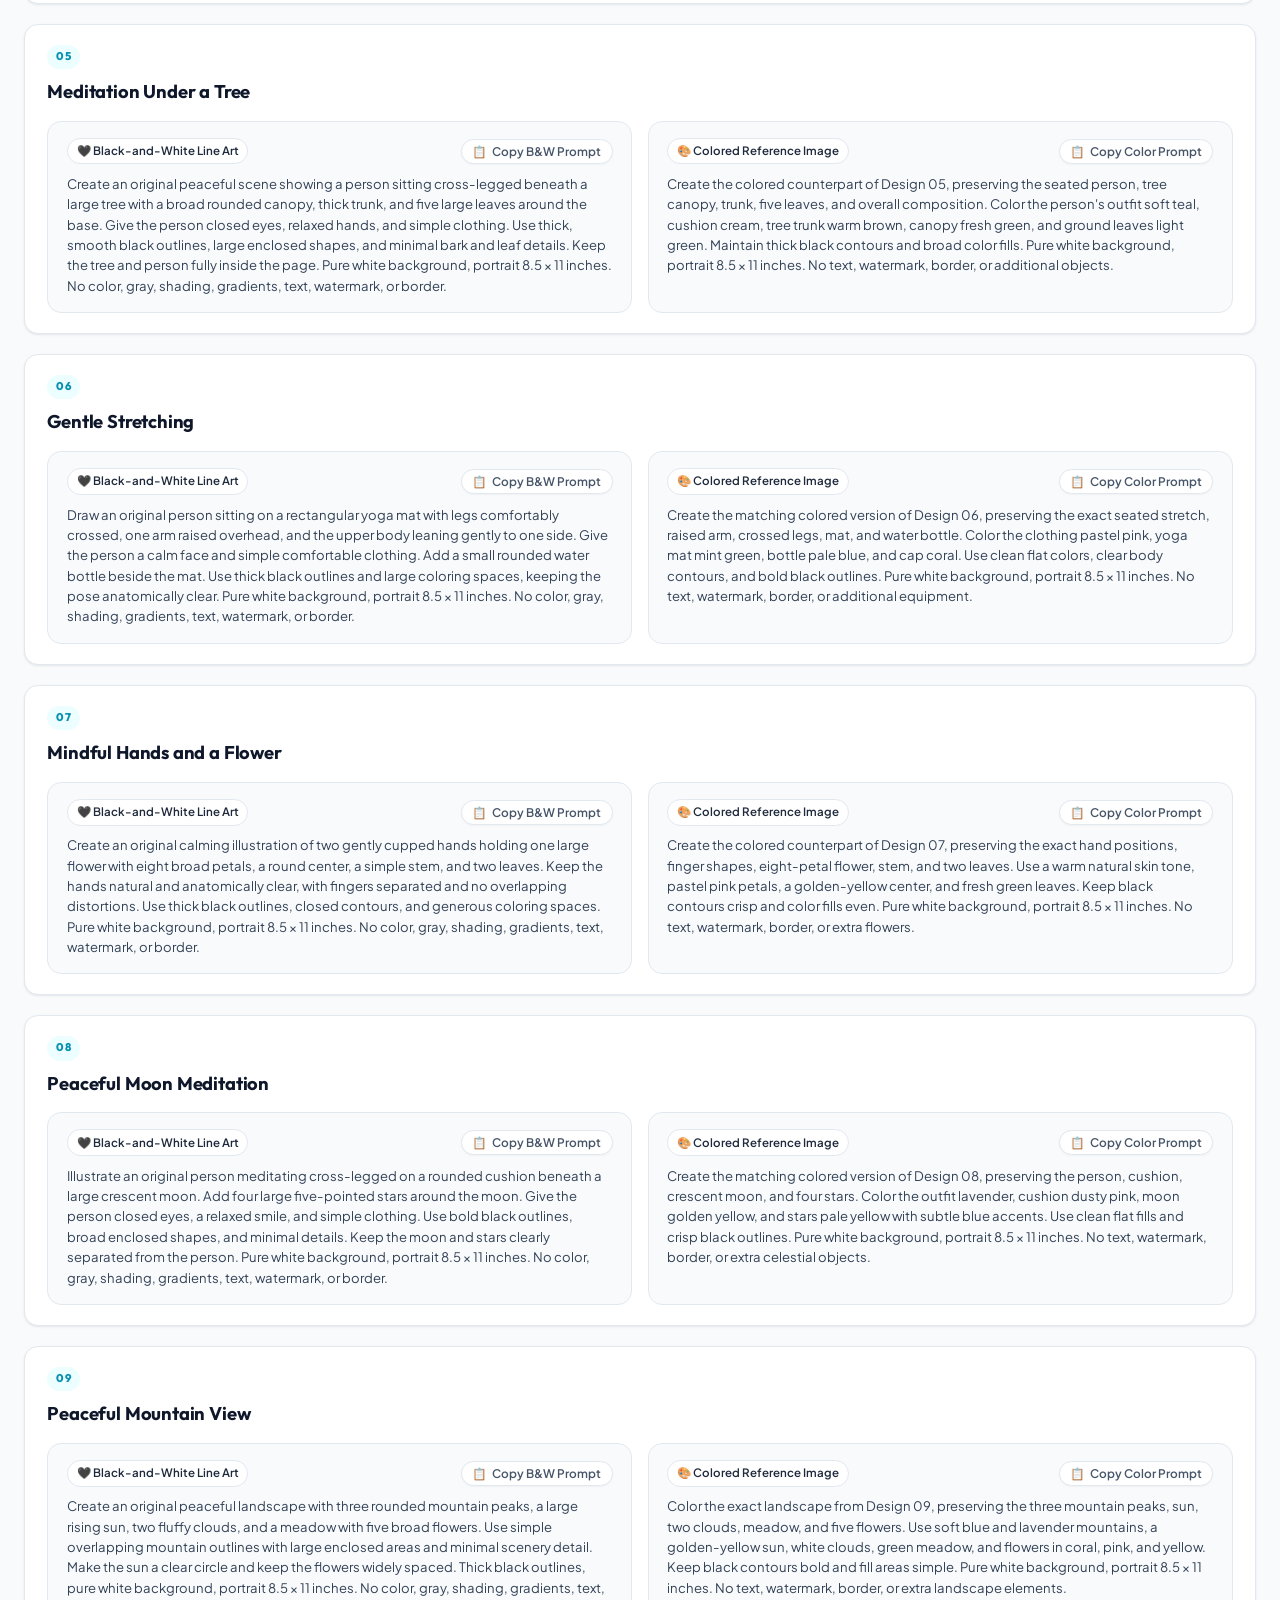
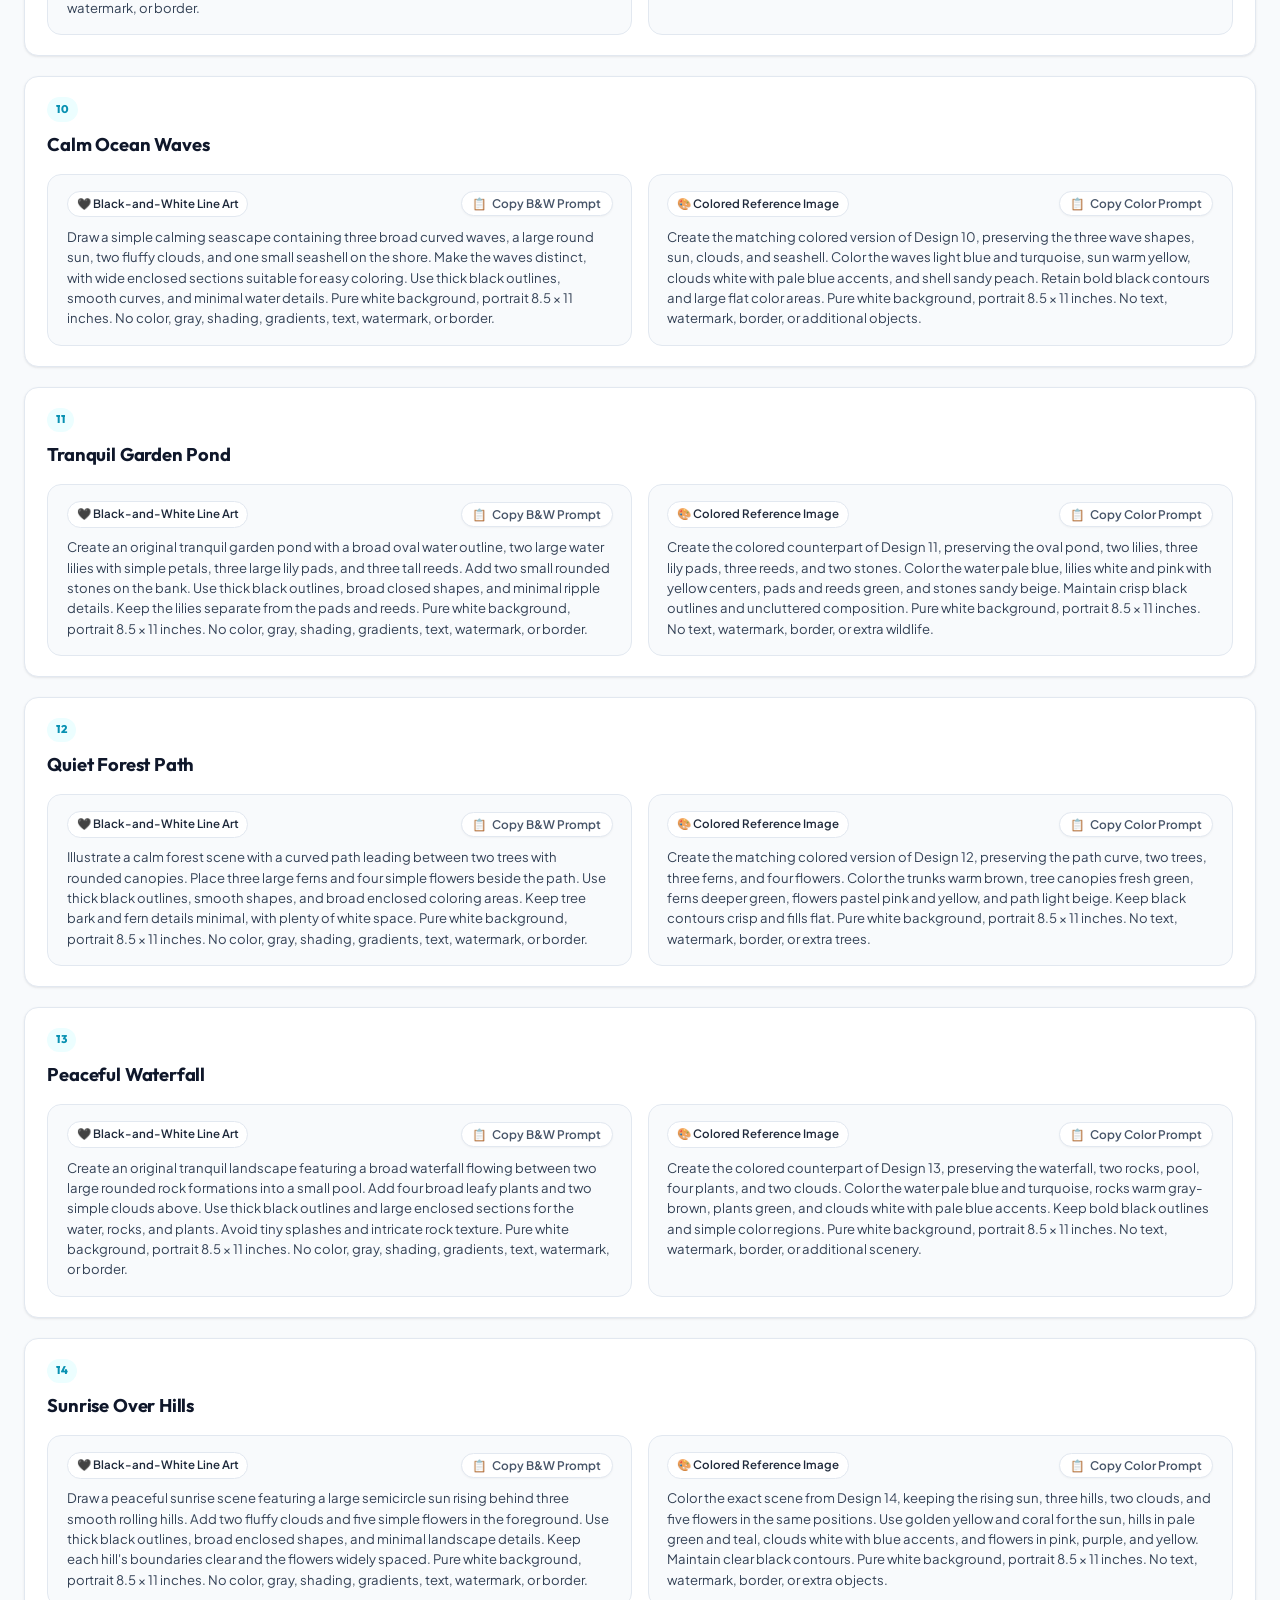
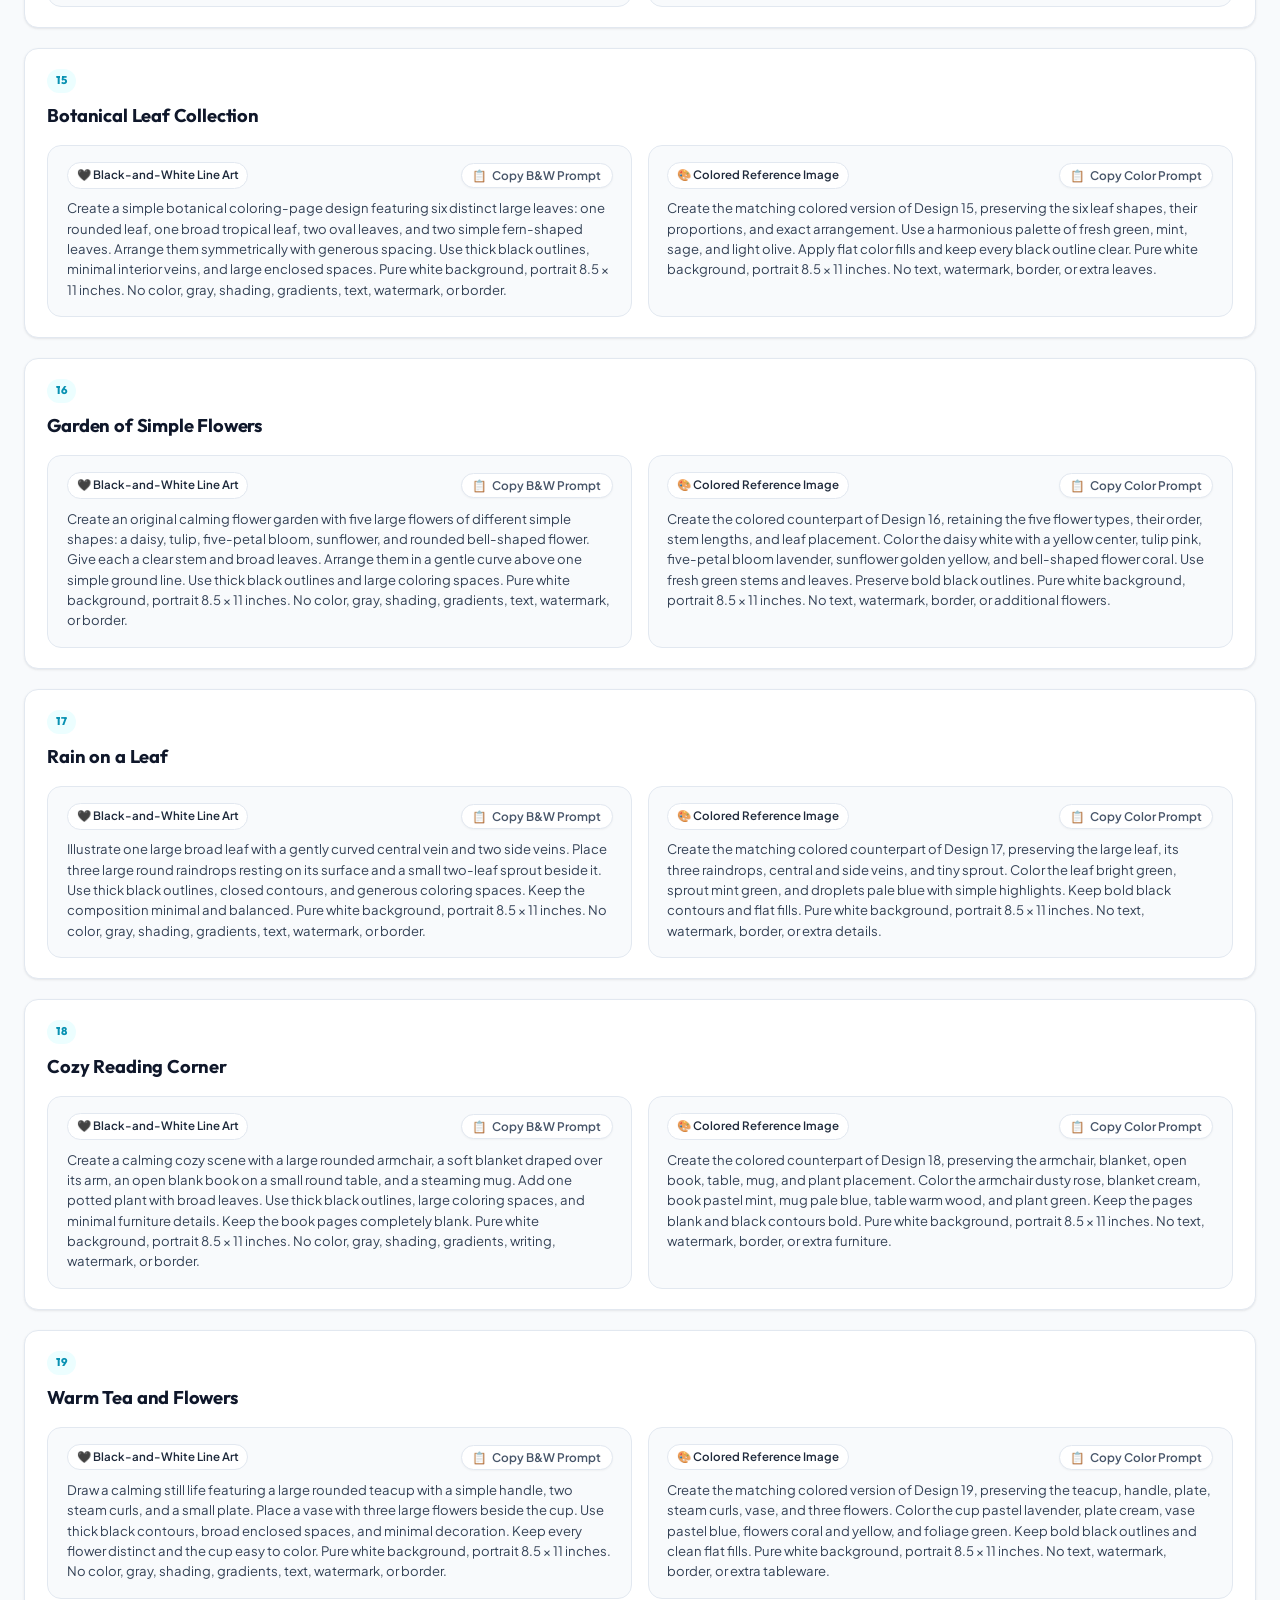
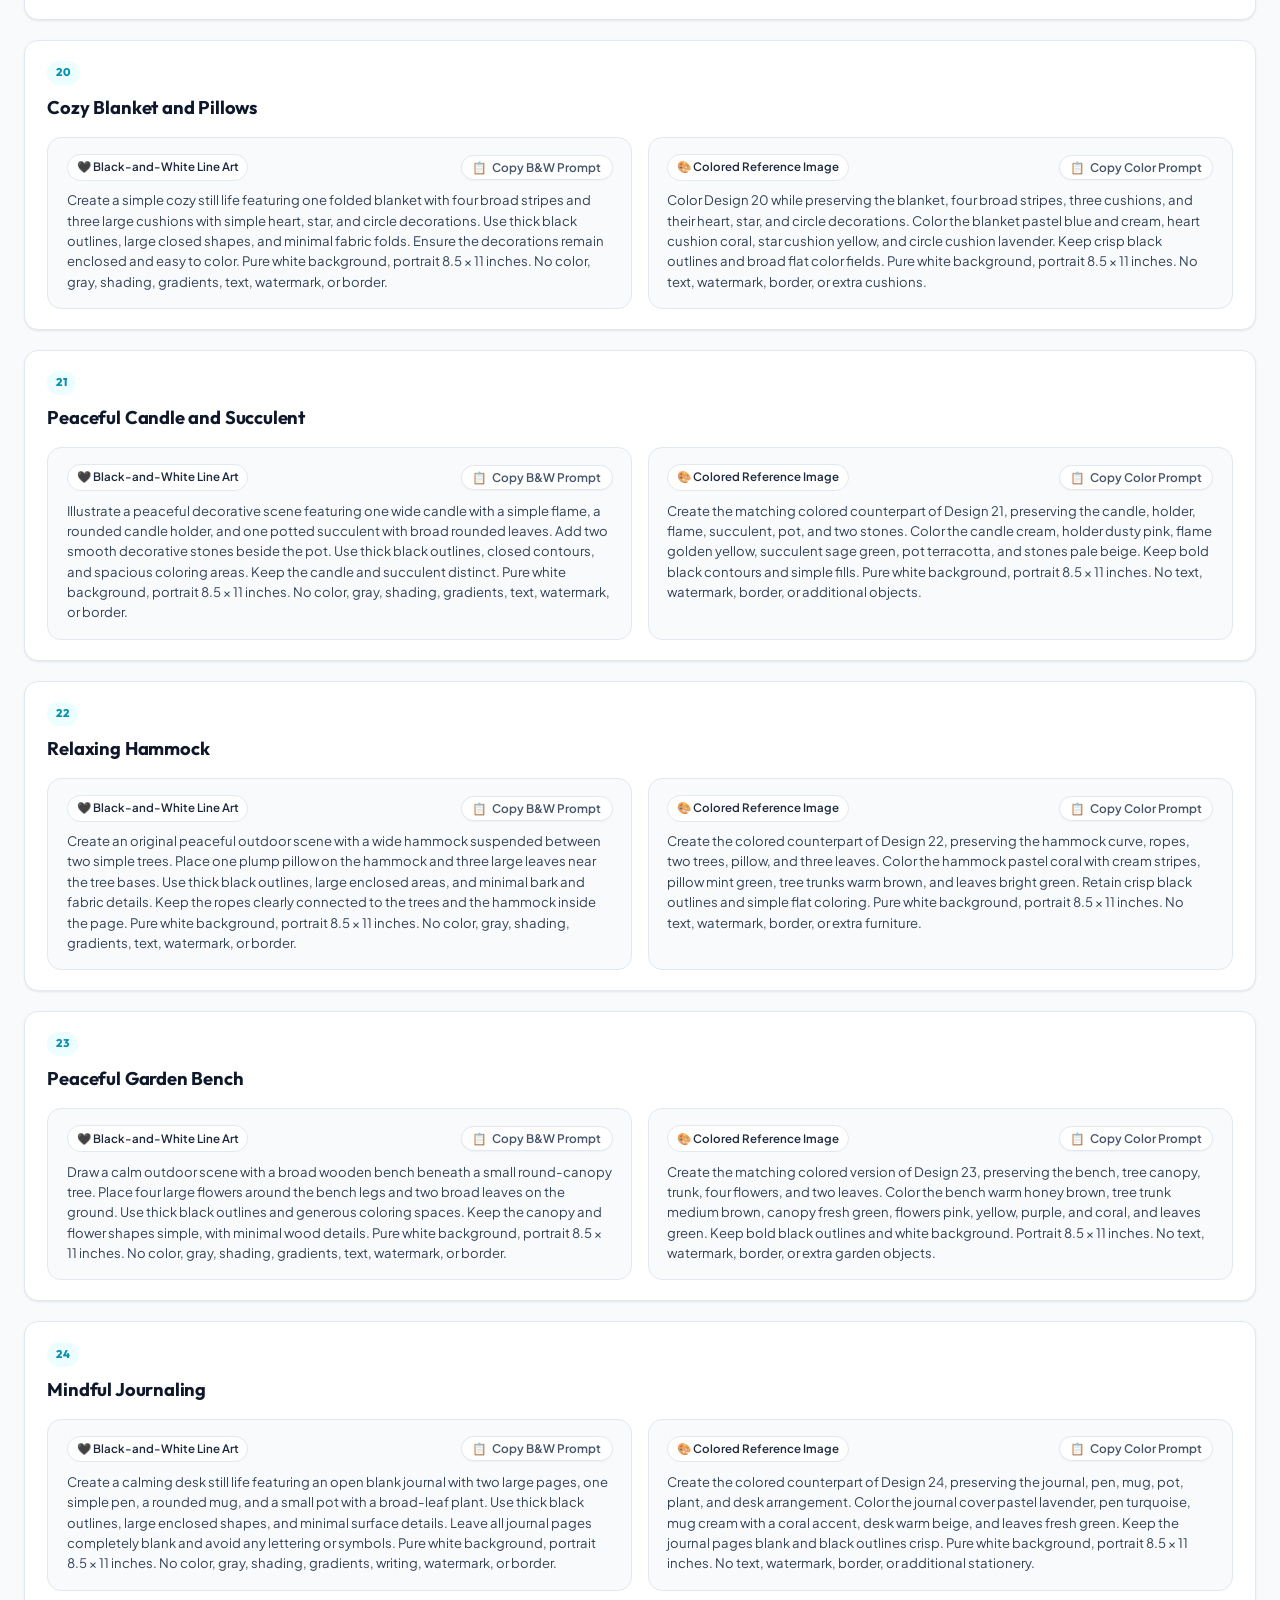
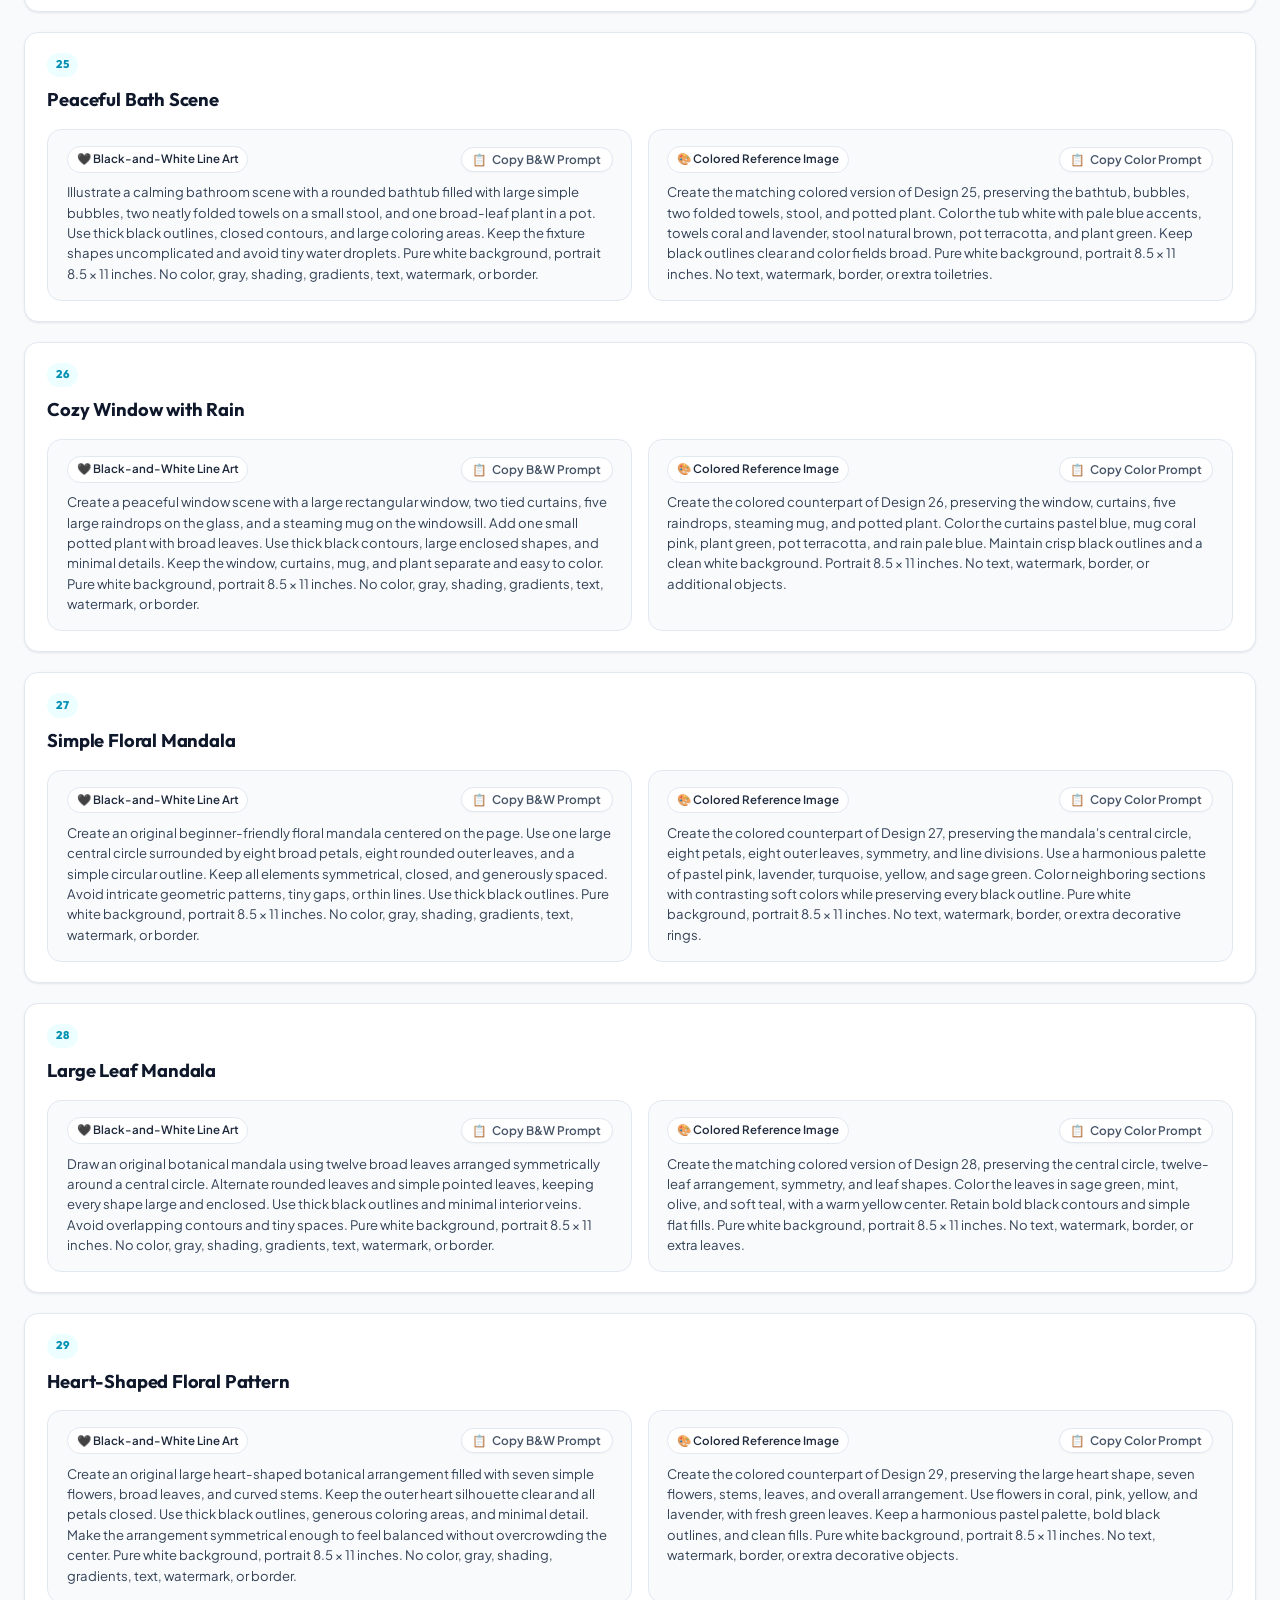
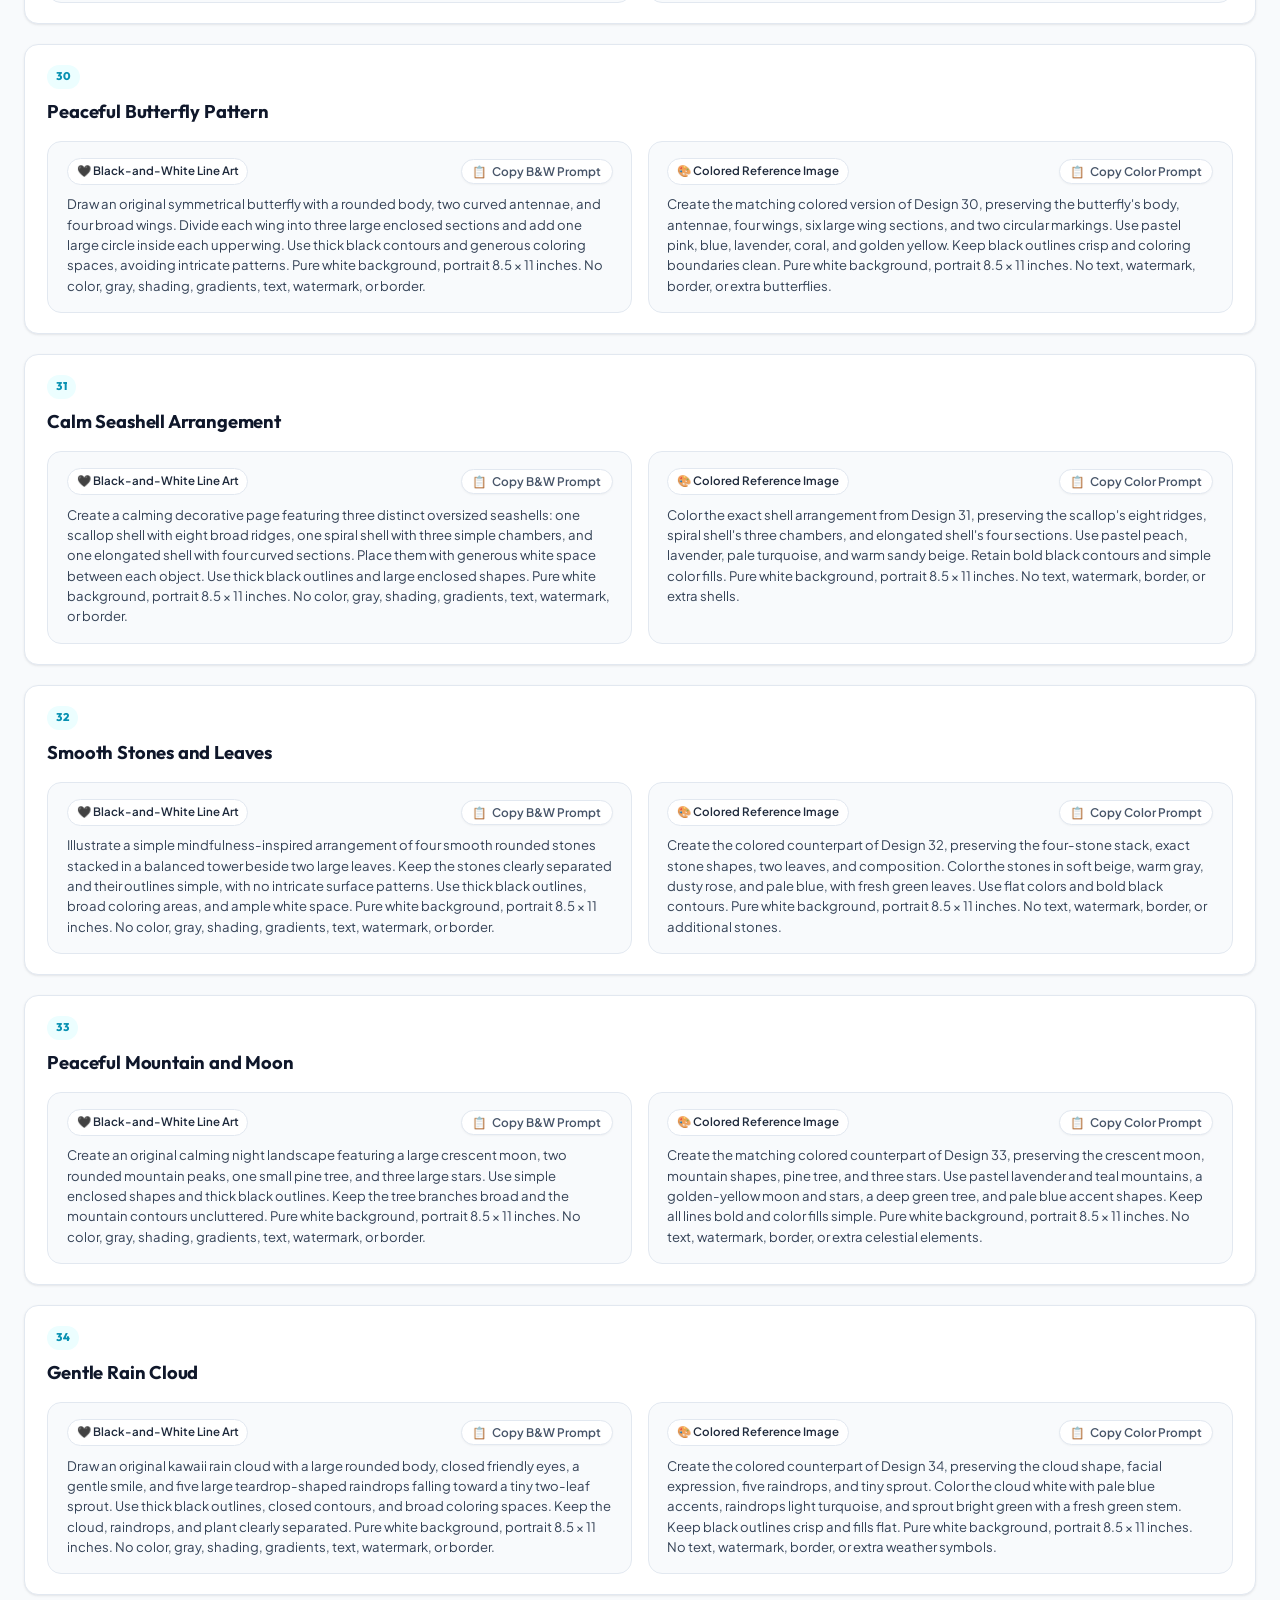
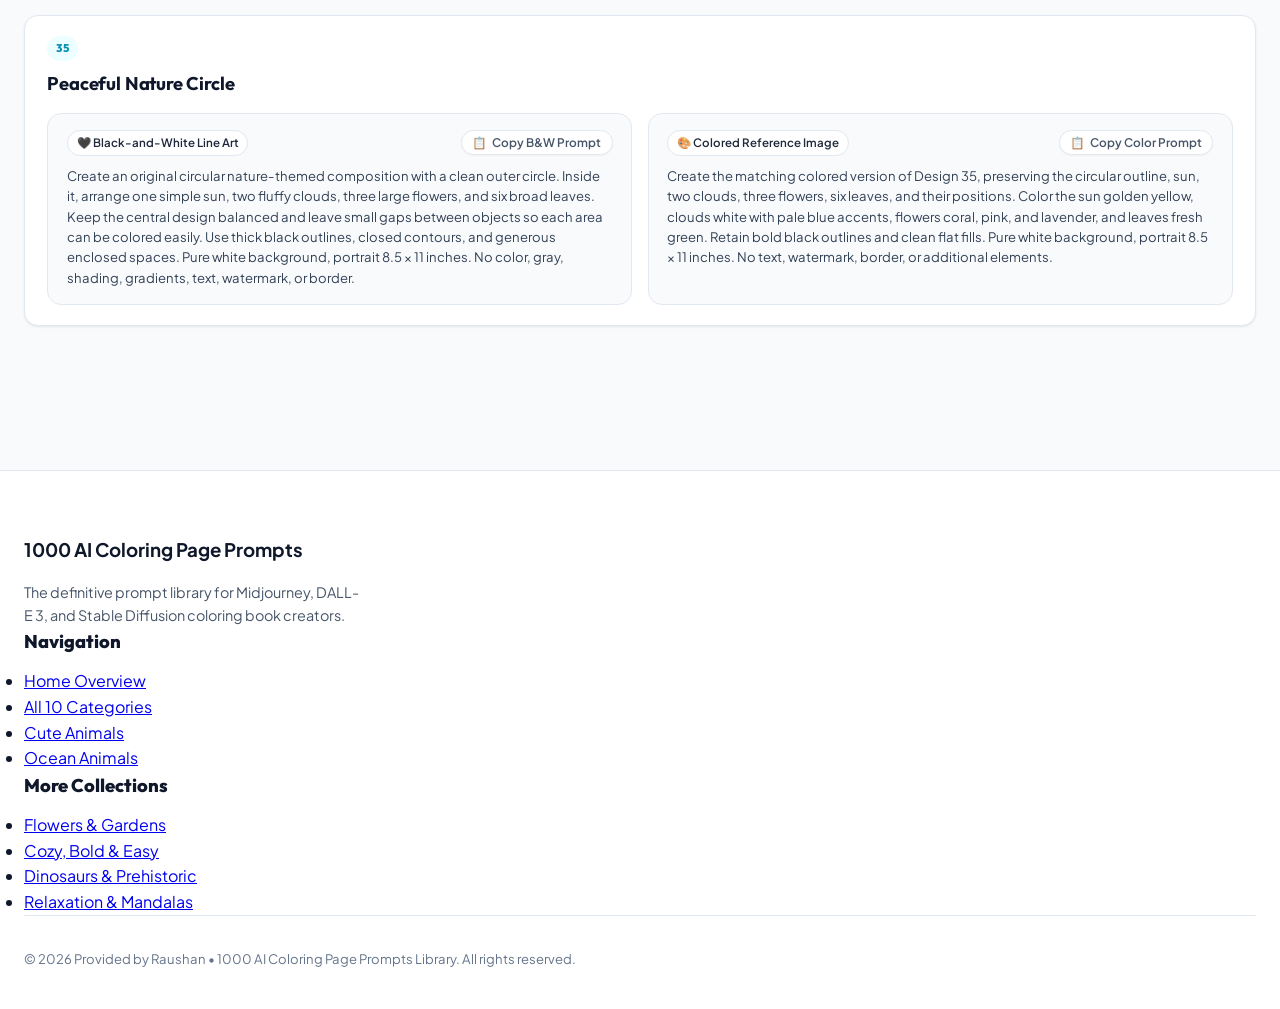
<file: pages/relaxation-mindfulness.html>
<!DOCTYPE html>
<html lang="en">
<head>
  <meta charset="UTF-8">
  <meta name="viewport" content="width=device-width, initial-scale=1.0">
  <title>35 Relaxation & Mindfulness Coloring Pages | 70 AI Image Prompts</title>
  <meta name="description" content="35 original meditation, yoga, zen garden, cozy mindfulness, and peaceful botanical coloring designs with 70 paired AI image prompts (Black-and-White line art + colored references) for Midjourney & DALL-E 3.">
  <!-- Favicon / Logo -->
  <link rel="icon" type="image/jpeg" href="../raushan.jpg">
  <link rel="shortcut icon" href="../raushan.jpg">
  <link rel="apple-touch-icon" href="../raushan.jpg">
  <link rel="stylesheet" href="../style.css">
</head>
<body data-category-id="relaxation-mindfulness">
  <div class="ambient-glow"></div>
  <div class="ambient-orb orb-2"></div>

  <!-- Top Creator & Copyright Bar -->
  <header class="top-creator-bar">
    <a href="../index.html" class="creator-badge-pill" title="Official Collection Provided by Raushan – Back to Home">
      <div class="creator-avatar-wrap">
        <img src="../raushan.jpg" alt="Provided by Raushan" class="creator-avatar-img">
        <span class="creator-verified-badge" title="Verified Creator">✓</span>
      </div>
      <div class="creator-details">
        <span class="creator-name-text">Provided by <strong class="creator-highlight">Raushan</strong></span>
      </div>
    </a>
  </header>

  <!-- Top Header Sticker -->
  <div class="top-header-sticker-wrap">
    <a href="../index.html" class="top-header-sticker" title="1000 AI Coloring Page Prompts – Home">
      <span class="sticker-sparkle">✨</span>
      <span class="sticker-title">1000 AI Coloring Page Prompts – Complete B&W & Color Reference Collection</span>
    </a>
  </div>

  <!-- Floating Categories Button (Bottom Right) -->
  <button id="sidebar-toggle-btn" class="floating-categories-fab" aria-label="Open All 10 Categories" title="Open All 10 Categories">
    <svg width="20" height="20" viewBox="0 0 24 24" fill="none" stroke="currentColor" stroke-width="2.3" stroke-linecap="round" stroke-linejoin="round">
      <line x1="3" y1="12" x2="21" y2="12"></line>
      <line x1="3" y1="6" x2="21" y2="6"></line>
      <line x1="3" y1="18" x2="21" y2="18"></line>
    </svg>
    <span class="fab-label">Categories</span>
    <span class="fab-count-badge">10</span>
  </button>

  <!-- Offcanvas Categories Sidebar Drawer -->
  <div id="sidebar-overlay" class="sidebar-overlay" aria-hidden="true"></div>
  <aside id="app-sidebar" class="app-sidebar" aria-label="Categories Navigation">
    <div class="sidebar-header">
      <a href="../index.html" class="sidebar-brand">
        <img src="../raushan.jpg" alt="Raushan" class="sidebar-brand-avatar">
        <div>
          <h3>1000 AI <span class="brand-badge">Prompts</span></h3>
          <span class="sidebar-author-line">© Provided by Raushan</span>
        </div>
      </a>
      <button id="sidebar-close-btn" class="sidebar-close-btn" aria-label="Close sidebar">✕</button>
    </div>

    <div class="sidebar-body">
      <!-- Categories Header -->
      <div class="sidebar-section-header" style="margin-top: 0.25rem;">
        <span class="sidebar-section-title">All 10 Categories</span>
        <span class="sidebar-meta-badge">1000 Prompts</span>
      </div>

      <!-- Categories List -->
      <nav class="sidebar-categories-nav">
        <a href="cute-animals-pets.html" class="sidebar-cat-item">
          <div class="sidebar-cat-icon" style="background: rgba(255, 107, 139, 0.12); color: #FF6B8B;">🐾</div>
          <div class="sidebar-cat-info">
            <span class="sidebar-cat-name">Cute Animals & Pets</span>
            <span class="sidebar-cat-sub">75 Designs • 150 Prompts</span>
          </div>
          <span class="sidebar-cat-count">75</span>
        </a>

        <a href="ocean-sea-animals.html" class="sidebar-cat-item">
          <div class="sidebar-cat-icon" style="background: rgba(0, 198, 255, 0.12); color: #0099FF;">🐋</div>
          <div class="sidebar-cat-info">
            <span class="sidebar-cat-name">Ocean & Sea Animals</span>
            <span class="sidebar-cat-sub">40 Designs • 80 Prompts</span>
          </div>
          <span class="sidebar-cat-count">40</span>
        </a>

        <a href="kawaii-food-desserts.html" class="sidebar-cat-item">
          <div class="sidebar-cat-icon" style="background: rgba(243, 85, 162, 0.12); color: #F355A2;">🧁</div>
          <div class="sidebar-cat-info">
            <span class="sidebar-cat-name">Kawaii Food & Desserts</span>
            <span class="sidebar-cat-sub">50 Designs • 100 Prompts</span>
          </div>
          <span class="sidebar-cat-count">50</span>
        </a>

        <a href="flowers-gardens.html" class="sidebar-cat-item">
          <div class="sidebar-cat-icon" style="background: rgba(16, 185, 129, 0.12); color: #10B981;">🌸</div>
          <div class="sidebar-cat-info">
            <span class="sidebar-cat-name">Flowers & Gardens</span>
            <span class="sidebar-cat-sub">50 Designs • 100 Prompts</span>
          </div>
          <span class="sidebar-cat-count">50</span>
        </a>

        <a href="fantasy-magical-creatures.html" class="sidebar-cat-item">
          <div class="sidebar-cat-icon" style="background: rgba(139, 92, 246, 0.12); color: #8B5CF6;">✨</div>
          <div class="sidebar-cat-info">
            <span class="sidebar-cat-name">Fantasy & Magical</span>
            <span class="sidebar-cat-sub">40 Designs • 80 Prompts</span>
          </div>
          <span class="sidebar-cat-count">40</span>
        </a>

        <a href="dinosaurs-prehistoric.html" class="sidebar-cat-item">
          <div class="sidebar-cat-icon" style="background: rgba(245, 158, 11, 0.12); color: #F59E0B;">🦖</div>
          <div class="sidebar-cat-info">
            <span class="sidebar-cat-name">Dinosaurs & Prehistoric</span>
            <span class="sidebar-cat-sub">50 Designs • 100 Prompts</span>
          </div>
          <span class="sidebar-cat-count">50</span>
        </a>

        <a href="vehicles-transportation.html" class="sidebar-cat-item">
          <div class="sidebar-cat-icon" style="background: rgba(236, 72, 153, 0.12); color: #EC4899;">🚀</div>
          <div class="sidebar-cat-info">
            <span class="sidebar-cat-name">Vehicles & Transport</span>
            <span class="sidebar-cat-sub">35 Designs • 70 Prompts</span>
          </div>
          <span class="sidebar-cat-count">35</span>
        </a>

        <a href="cozy-bold-easy.html" class="sidebar-cat-item">
          <div class="sidebar-cat-icon" style="background: rgba(249, 115, 22, 0.12); color: #F97316;">☕</div>
          <div class="sidebar-cat-info">
            <span class="sidebar-cat-name">Cozy, Bold & Easy</span>
            <span class="sidebar-cat-sub">75 Designs • 150 Prompts</span>
          </div>
          <span class="sidebar-cat-count">75</span>
        </a>

        <a href="relaxation-mindfulness.html" class="sidebar-cat-item active">
          <div class="sidebar-cat-icon" style="background: rgba(6, 182, 212, 0.12); color: #06B6D4;">🧘</div>
          <div class="sidebar-cat-info">
            <span class="sidebar-cat-name">Relaxation & Mandalas</span>
            <span class="sidebar-cat-sub">35 Designs • 70 Prompts</span>
          </div>
          <span class="sidebar-cat-count">35</span>
        </a>

        <a href="seasonal-holiday.html" class="sidebar-cat-item">
          <div class="sidebar-cat-icon" style="background: rgba(225, 29, 72, 0.12); color: #E11D48;">🎄</div>
          <div class="sidebar-cat-info">
            <span class="sidebar-cat-name">Seasonal & Holiday</span>
            <span class="sidebar-cat-sub">50 Designs • 100 Prompts</span>
          </div>
          <span class="sidebar-cat-count">50</span>
        </a>
      </nav>
    </div>

    <div class="sidebar-footer">
      <div style="font-size: 0.8rem; color: var(--text-muted); font-weight: 500;">
        © 2026 Provided by Raushan • Light Edition
      </div>
    </div>
  </aside>

  <main class="section-container" style="padding-top: 2rem;">
    <!-- Category Hero Header -->
    <div style="text-align: center; max-width: 900px; margin: 0 auto 2.5rem;">
      <h1 class="hero-title" style="margin-bottom: 0.75rem; font-size: clamp(2rem, 4vw, 2.85rem);">
        35 Relaxation & <span style="background: linear-gradient(135deg, #06B6D4, #0891B2); -webkit-background-clip: text; -webkit-text-fill-color: transparent;">Mindfulness</span>
      </h1>

      <p style="color: var(--text-primary); font-size: 1.15rem; font-weight: 700; margin-bottom: 0.75rem;">
        70 Ready-to-Use AI Image-Generation Prompts | Black-and-White + Colored References
      </p>
    </div>





    <!-- Paired Prompts Container -->
    <div id="paired-prompts-container" class="paired-cards-container"></div>

    <!-- Empty State -->
    <div id="relaxation-no-results" style="display: none; text-align: center; padding: 4rem 1rem; background: #FFFFFF; border: 1px dashed var(--border-subtle); border-radius: var(--radius-lg);">
      <div style="font-size: 3rem; margin-bottom: 1rem;">🧘</div>
      <h3>No mindfulness designs matched your search</h3>
      <p style="color: var(--text-secondary); margin-top: 0.5rem;">Try another keyword like meditation, yoga, waterfall, teacup, mandala, or stones.</p>
      <button id="reset-filter-btn" class="btn btn-secondary" style="margin-top: 1rem;">Reset Search & Filters</button>
    </div>


  </main>

  <div id="toast-container" class="toast-container"></div>

  <!-- Site Footer -->
  <footer class="site-footer">
    <div class="footer-container">
      <div class="footer-brand">
        <h3>1000 AI Coloring Page Prompts</h3>
        <p>The definitive prompt library for Midjourney, DALL-E 3, and Stable Diffusion coloring book creators.</p>
      </div>
      <div class="footer-links-col">
        <h4>Navigation</h4>
        <ul>
          <li><a href="../index.html">Home Overview</a></li>
          <li><a href="#" onclick="document.getElementById('sidebar-toggle-btn').click(); return false;">All 10 Categories</a></li>
          <li><a href="cute-animals-pets.html">Cute Animals</a></li>
          <li><a href="ocean-sea-animals.html">Ocean Animals</a></li>
        </ul>
      </div>
      <div class="footer-links-col">
        <h4>More Collections</h4>
        <ul>
          <li><a href="flowers-gardens.html">Flowers & Gardens</a></li>
          <li><a href="cozy-bold-easy.html">Cozy, Bold & Easy</a></li>
          <li><a href="dinosaurs-prehistoric.html">Dinosaurs & Prehistoric</a></li>
          <li><a href="relaxation-mindfulness.html">Relaxation & Mandalas</a></li>
        </ul>
      </div>
    </div>
    <div class="footer-bottom">
      <p>© 2026 Provided by Raushan • 1000 AI Coloring Page Prompts Library. All rights reserved.</p>
    </div>
  </footer>

  <!-- Scripts -->
  <script src="../prompts-data.js"></script>
  <script src="relaxation-mindfulness-data.js?v=2"></script>
  <script>
    (function() {
      // Sidebar drawer controls
      const sidebar = document.getElementById('app-sidebar');
      const overlay = document.getElementById('sidebar-overlay');
      const toggleBtn = document.getElementById('sidebar-toggle-btn');
      const closeBtn = document.getElementById('sidebar-close-btn');

      function openSidebar() {
        if (sidebar && overlay) {
          sidebar.classList.add('open');
          overlay.classList.add('open');
          document.body.style.overflow = 'hidden';
        }
      }

      function closeSidebar() {
        if (sidebar && overlay) {
          sidebar.classList.remove('open');
          overlay.classList.remove('open');
          document.body.style.overflow = '';
        }
      }

      if (toggleBtn) toggleBtn.addEventListener('click', openSidebar);
      if (closeBtn) closeBtn.addEventListener('click', closeSidebar);
      if (overlay) overlay.addEventListener('click', closeSidebar);

      // Interactive Paired Prompts Controller
      let activeCategory = 'all';
      let searchQuery = '';
      let viewMode = 'both'; // 'both', 'bw', 'color'

      const container = document.getElementById('paired-prompts-container');
      const noResultsEl = document.getElementById('relaxation-no-results');
      const searchInput = document.getElementById('relaxation-search-input');
      const searchClearBtn = document.getElementById('relaxation-search-clear');
      const resetBtn = document.getElementById('reset-filter-btn');
      const filterPills = document.querySelectorAll('.filter-pill[data-cat]');
      const viewModeBtns = document.querySelectorAll('.view-mode-btn[data-mode]');
      const toastContainer = document.getElementById('toast-container');
      const copyChecklistBtn = document.getElementById('copy-checklist-btn');

      // Toast notification
      function showToast(message, icon = '✓') {
        const toast = document.createElement('div');
        toast.className = 'toast';
        toast.innerHTML = `<span style="color:#0891B2; font-weight:800;">${icon}</span> <span>${message}</span>`;
        toastContainer.appendChild(toast);
        setTimeout(() => toast.remove(), 2600);
      }

      // Clipboard helper
      function copyText(text, btnElement, successMsg = 'Copied to clipboard!') {
        if (navigator.clipboard && navigator.clipboard.writeText) {
          navigator.clipboard.writeText(text).then(() => {
            handleCopied(btnElement, successMsg);
          }).catch(() => fallbackCopy(text, btnElement, successMsg));
        } else {
          fallbackCopy(text, btnElement, successMsg);
        }
      }

      function fallbackCopy(text, btnElement, successMsg) {
        const ta = document.createElement('textarea');
        ta.value = text;
        ta.style.position = 'fixed';
        ta.style.left = '-9999px';
        document.body.appendChild(ta);
        ta.select();
        document.execCommand('copy');
        ta.remove();
        handleCopied(btnElement, successMsg);
      }

      function handleCopied(btn, msg) {
        showToast(msg);
        if (btn) {
          const original = btn.innerHTML;
          btn.classList.add('copied');
          btn.innerHTML = `<span>✓</span> <span>Copied!</span>`;
          setTimeout(() => {
            btn.classList.remove('copied');
            btn.innerHTML = original;
          }, 2000);
        }
      }

      // Filter Data
      function getFilteredDesigns() {
        const sourceData = (typeof window.RELAXATION_DATA !== 'undefined' && Array.isArray(window.RELAXATION_DATA) && window.RELAXATION_DATA.length > 0)
          ? window.RELAXATION_DATA
          : (typeof window.RELAXATION_MINDFULNESS_DATA !== 'undefined' && Array.isArray(window.RELAXATION_MINDFULNESS_DATA) && window.RELAXATION_MINDFULNESS_DATA.length > 0
            ? window.RELAXATION_MINDFULNESS_DATA
            : (typeof RELAXATION_DATA !== 'undefined' && Array.isArray(RELAXATION_DATA) ? RELAXATION_DATA : []));

        return sourceData.filter(item => {
          // Category filter
          if (activeCategory !== 'all' && item.categoryNum !== Number(activeCategory)) {
            return false;
          }
          // Search query
          if (searchQuery) {
            const q = searchQuery.toLowerCase().trim();
            const inTitle = item.title.toLowerCase().includes(q);
            const inScene = item.scene.toLowerCase().includes(q);
            const inBw = item.bwPrompt.toLowerCase().includes(q);
            const inColor = item.colorPrompt.toLowerCase().includes(q);
            const inNum = item.designNumber.toLowerCase().includes(q);
            if (!inTitle && !inScene && !inBw && !inColor && !inNum) {
              return false;
            }
          }
          return true;
        });
      }

      // Render Cards
      function renderCards() {
        const designs = getFilteredDesigns();

        if (designs.length === 0) {
          container.innerHTML = '';
          noResultsEl.style.display = 'block';
          return;
        }

        noResultsEl.style.display = 'none';
        container.innerHTML = '';

        const frag = document.createDocumentFragment();

        designs.forEach(item => {
          const card = document.createElement('div');
          card.className = 'paired-card';
          card.id = `design-${item.id}`;

          const showBw = viewMode === 'both' || viewMode === 'bw';
          const showColor = viewMode === 'both' || viewMode === 'color';
          const gridClass = (viewMode === 'bw' || viewMode === 'color') ? 'single-col' : '';

          card.innerHTML = `
            <div class="paired-card-header">
              <div class="paired-card-top-row">
                <div class="paired-badges-group">
                  <span class="design-num-badge" style="background:#ECFEFF; color:#0891B2; border-color:#A5F3FC;">${item.designNumber}</span>
                </div>
              </div>

              <h2 class="paired-title">${item.title}</h2>
            </div>

            <div class="paired-prompts-grid ${gridClass}">
              ${showBw ? `
                <div class="prompt-panel bw">
                  <div class="panel-header">
                    <span class="panel-badge bw">🖤 Black-and-White Line Art</span>
                    <button class="panel-copy-btn" data-copy-type="bw" data-id="${item.id}">
                      <span>📋</span> Copy B&W Prompt
                    </button>
                  </div>
                  <div class="panel-text" title="Black-and-White Image Prompt">${item.bwPrompt}</div>
                </div>
              ` : ''}

              ${showColor ? `
                <div class="prompt-panel color">
                  <div class="panel-header">
                    <span class="panel-badge color">🎨 Colored Reference Image</span>
                    <button class="panel-copy-btn" data-copy-type="color" data-id="${item.id}">
                      <span>📋</span> Copy Color Prompt
                    </button>
                  </div>
                  <div class="panel-text" title="Colored Reference Image Prompt">${item.colorPrompt}</div>
                </div>
              ` : ''}
            </div>
          `;

          frag.appendChild(card);
        });

        container.appendChild(frag);
      }

      // Event delegation for copy buttons
      container.addEventListener('click', (e) => {
        const copyBtn = e.target.closest('[data-copy-type]');
        if (!copyBtn) return;

        const copyType = copyBtn.getAttribute('data-copy-type');
        const designId = Number(copyBtn.getAttribute('data-id'));

        const sourceData = (typeof window.RELAXATION_DATA !== 'undefined' && Array.isArray(window.RELAXATION_DATA) && window.RELAXATION_DATA.length > 0)
          ? window.RELAXATION_DATA
          : (typeof window.RELAXATION_MINDFULNESS_DATA !== 'undefined' && Array.isArray(window.RELAXATION_MINDFULNESS_DATA) && window.RELAXATION_MINDFULNESS_DATA.length > 0
            ? window.RELAXATION_MINDFULNESS_DATA
            : (typeof RELAXATION_DATA !== 'undefined' && Array.isArray(RELAXATION_DATA) ? RELAXATION_DATA : []));

        const design = sourceData.find(d => d.id === designId);
        if (!design) return;

        if (copyType === 'bw') {
          copyText(design.bwPrompt, copyBtn, `Copied B&W prompt for ${design.designNumber}!`);
        } else if (copyType === 'color') {
          copyText(design.colorPrompt, copyBtn, `Copied Colored Reference prompt for ${design.designNumber}!`);
        } else if (copyType === 'both') {
          const combined = `### DESIGN ${design.designNumber} — ${design.title}\n\n**Scene:** ${design.scene}\n\n**BLACK-AND-WHITE IMAGE PROMPT**\n\n${design.bwPrompt}\n\n**COLORED REFERENCE IMAGE PROMPT**\n\n${design.colorPrompt}`;
          copyText(combined, copyBtn, `Copied paired prompts for ${design.designNumber}!`);
        }
      });

      // Filter Pill clicks
      filterPills.forEach(pill => {
        pill.addEventListener('click', () => {
          filterPills.forEach(p => p.classList.remove('active'));
          pill.classList.add('active');
          activeCategory = pill.getAttribute('data-cat');
          renderCards();
        });
      });

      // View Mode Toggle
      viewModeBtns.forEach(btn => {
        btn.addEventListener('click', () => {
          viewModeBtns.forEach(b => b.classList.remove('active'));
          btn.classList.add('active');
          viewMode = btn.getAttribute('data-mode');
          renderCards();
        });
      });

      // Search events
      if (searchInput) {
        searchInput.addEventListener('input', (e) => {
          searchQuery = e.target.value;
          renderCards();
        });
      }

      if (searchClearBtn) {
        searchClearBtn.addEventListener('click', () => {
          if (searchInput) {
            searchInput.value = '';
            searchQuery = '';
            renderCards();
            searchInput.focus();
          }
        });
      }

      if (resetBtn) {
        resetBtn.addEventListener('click', () => {
          if (searchInput) searchInput.value = '';
          searchQuery = '';
          activeCategory = 'all';
          filterPills.forEach((p, idx) => {
            if (idx === 0) p.classList.add('active');
            else p.classList.remove('active');
          });
          renderCards();
        });
      }

      // Copy Quality Checklist
      if (copyChecklistBtn) {
        copyChecklistBtn.addEventListener('click', () => {
          const checklistText = `# FINAL IMAGE QUALITY CHECKLIST (35 RELAXATION & MINDFULNESS)

Before adding these designs to your commercial prompt library:

1. Generate every black-and-white illustration separately.
2. Upload its black-and-white counterpart as a reference when generating the colored version.
3. Check that poses, object counts, leaf shapes, flower positions, and overall composition match between versions.
4. Ensure the black-and-white pages have bold outlines, closed contours, and sufficiently large coloring areas.
5. Inspect colored references for incomplete fills, distorted anatomy, stray objects, or changes to the original design.
6. Verify the actual image dimensions and Amazon KDP trim, margin, and bleed requirements.
7. Confirm your image-generation tool's commercial-use terms and follow applicable KDP AI-content disclosure requirements.

## Collection Summary
- 35 original Relaxation & Mindfulness designs
- 35 black-and-white image prompts
- 35 matching colored-reference prompts
- 70 individual image-generation prompts total`;
          copyText(checklistText, copyChecklistBtn, 'Copied Quality Checklist to clipboard!');
        });
      }

      // Initial execution
      renderCards();

      // Lifecycle hooks to guarantee initial render
      if (document.readyState === 'loading') {
        document.addEventListener('DOMContentLoaded', renderCards);
      }
      window.addEventListener('load', renderCards);
    })();
  </script>
</body>
</html>
</file>
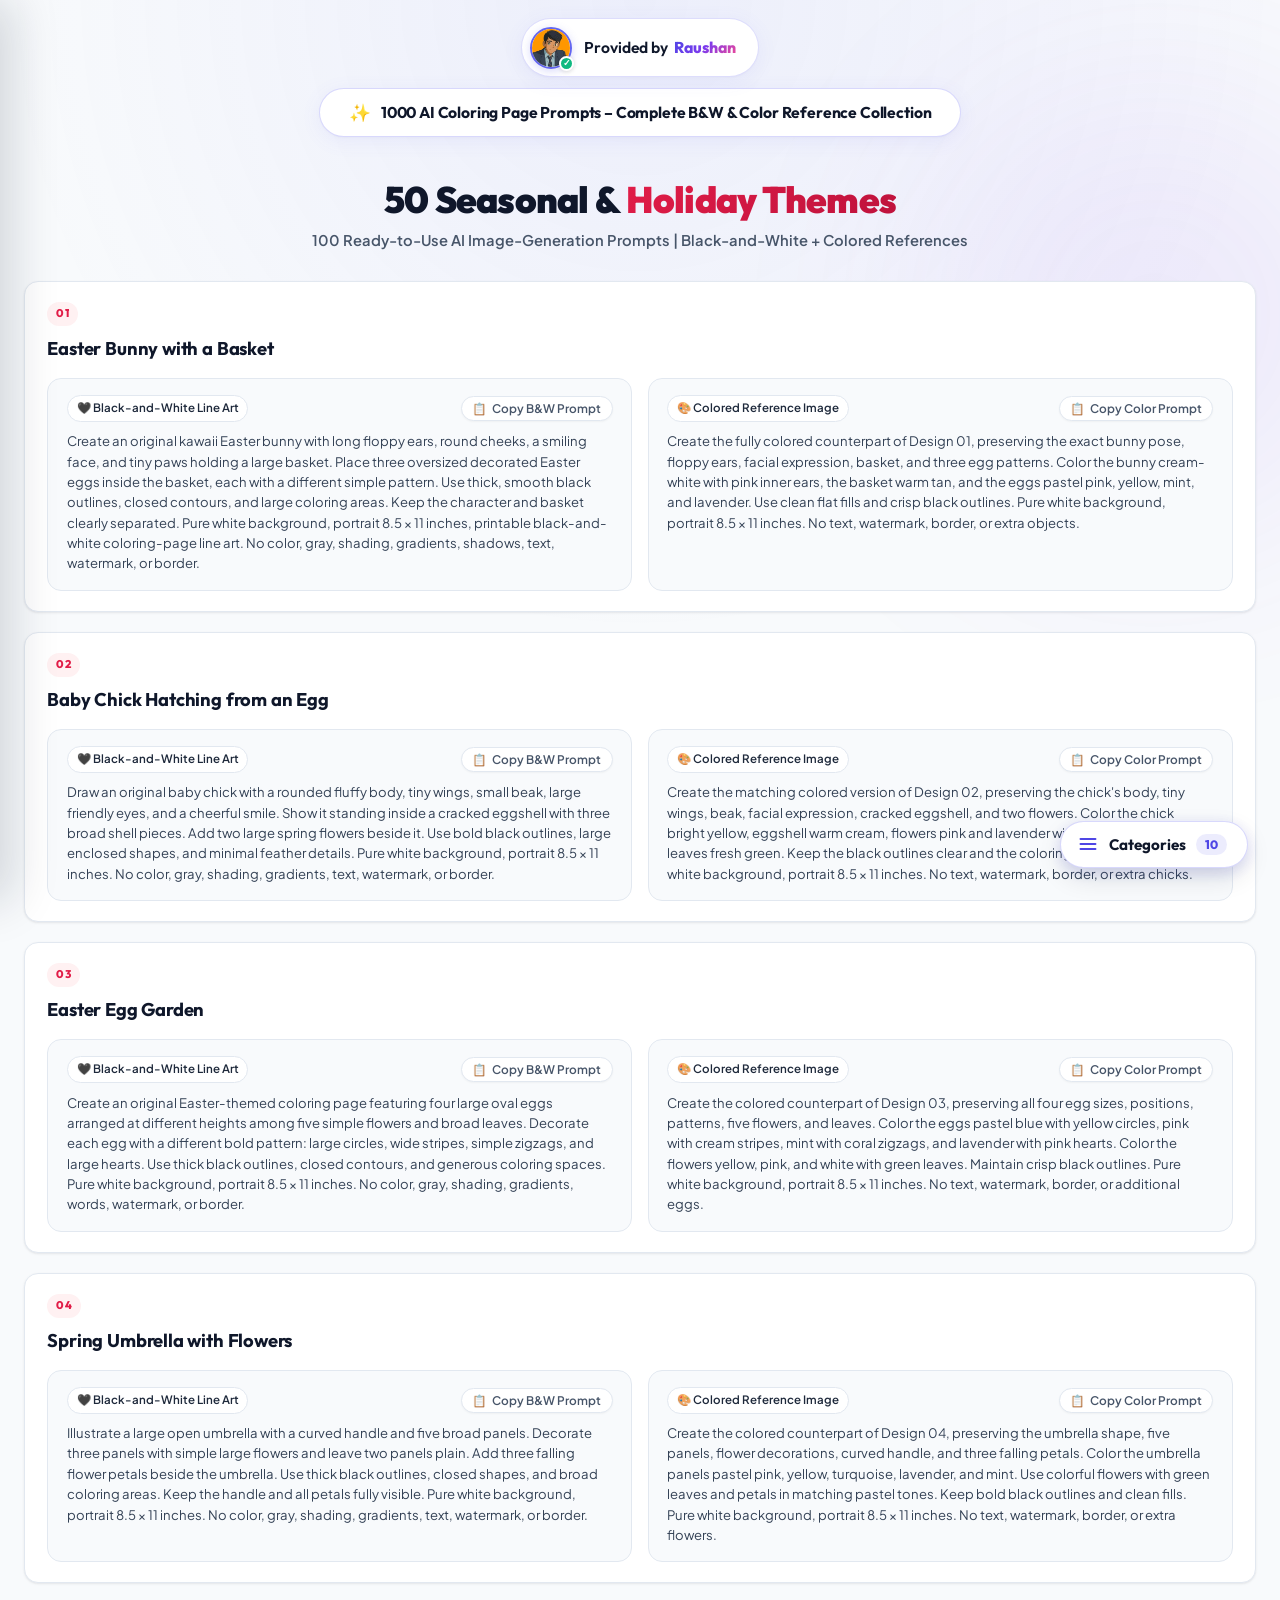
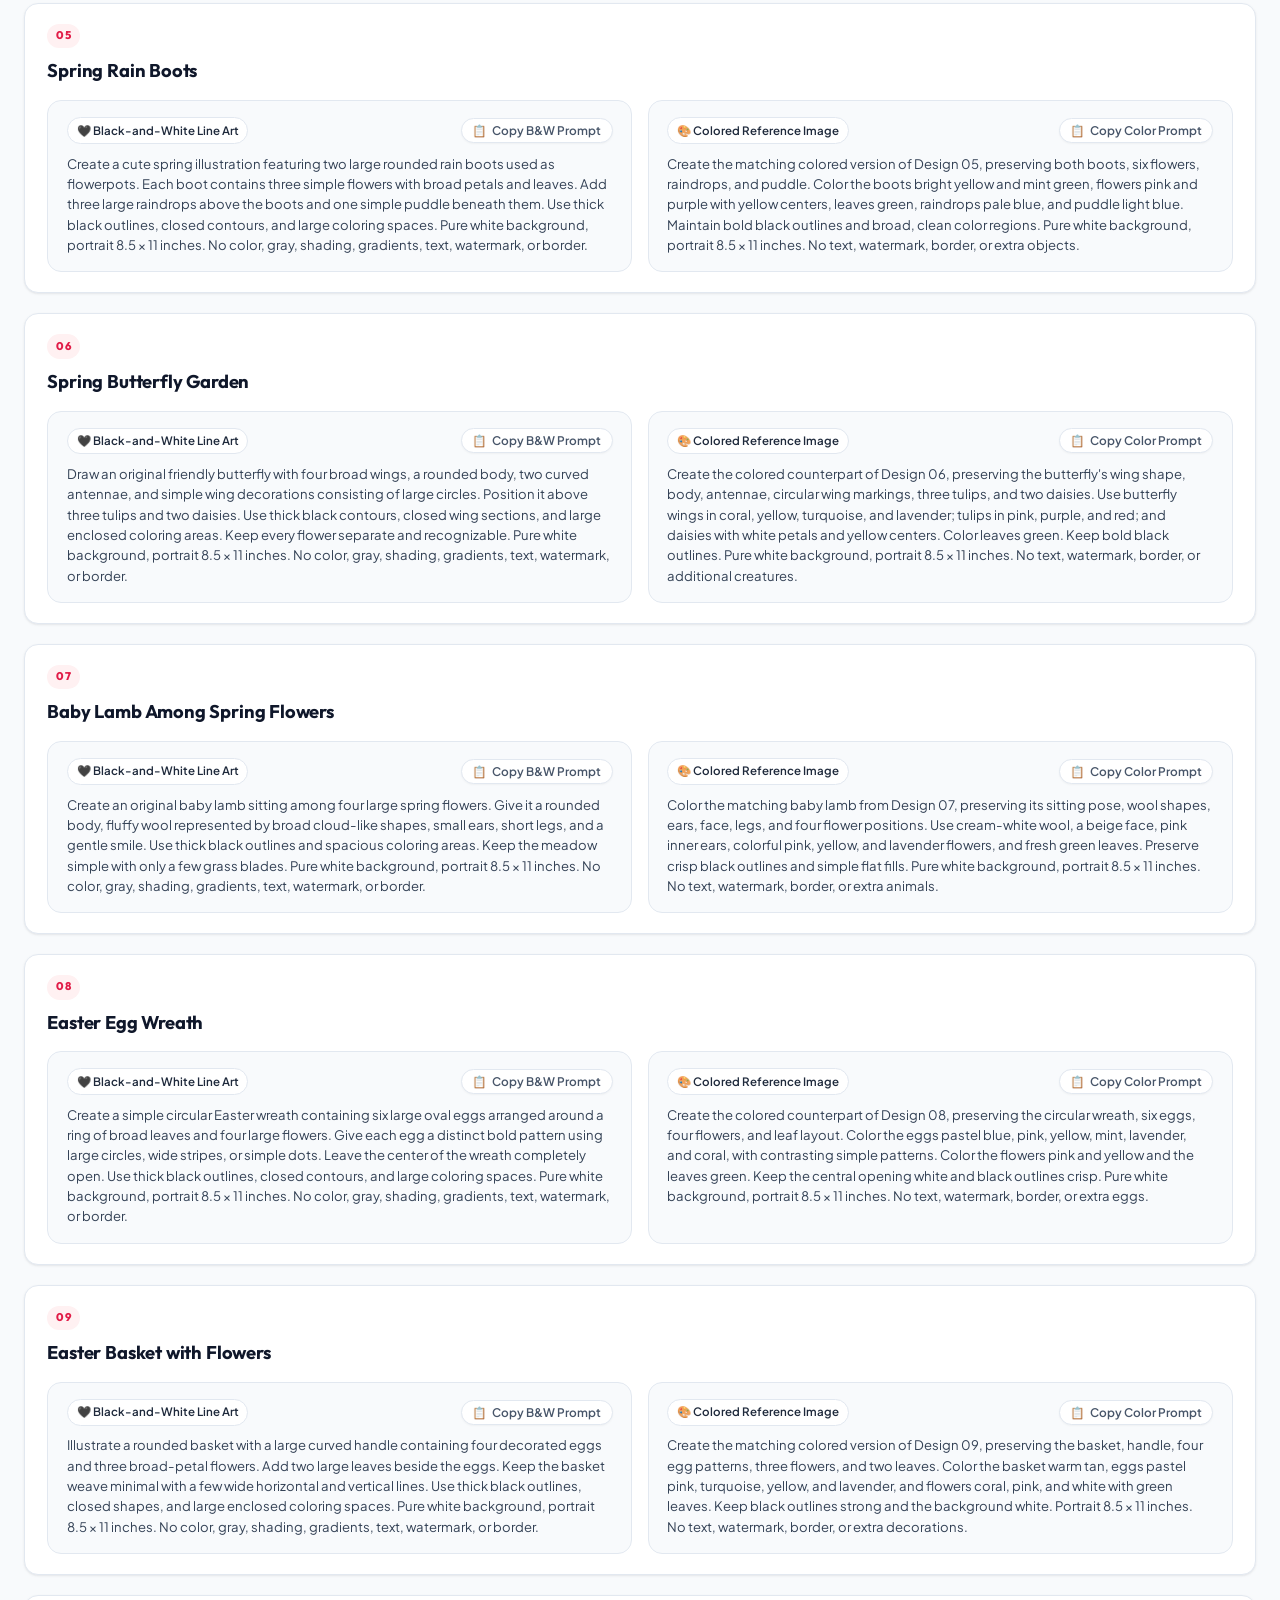
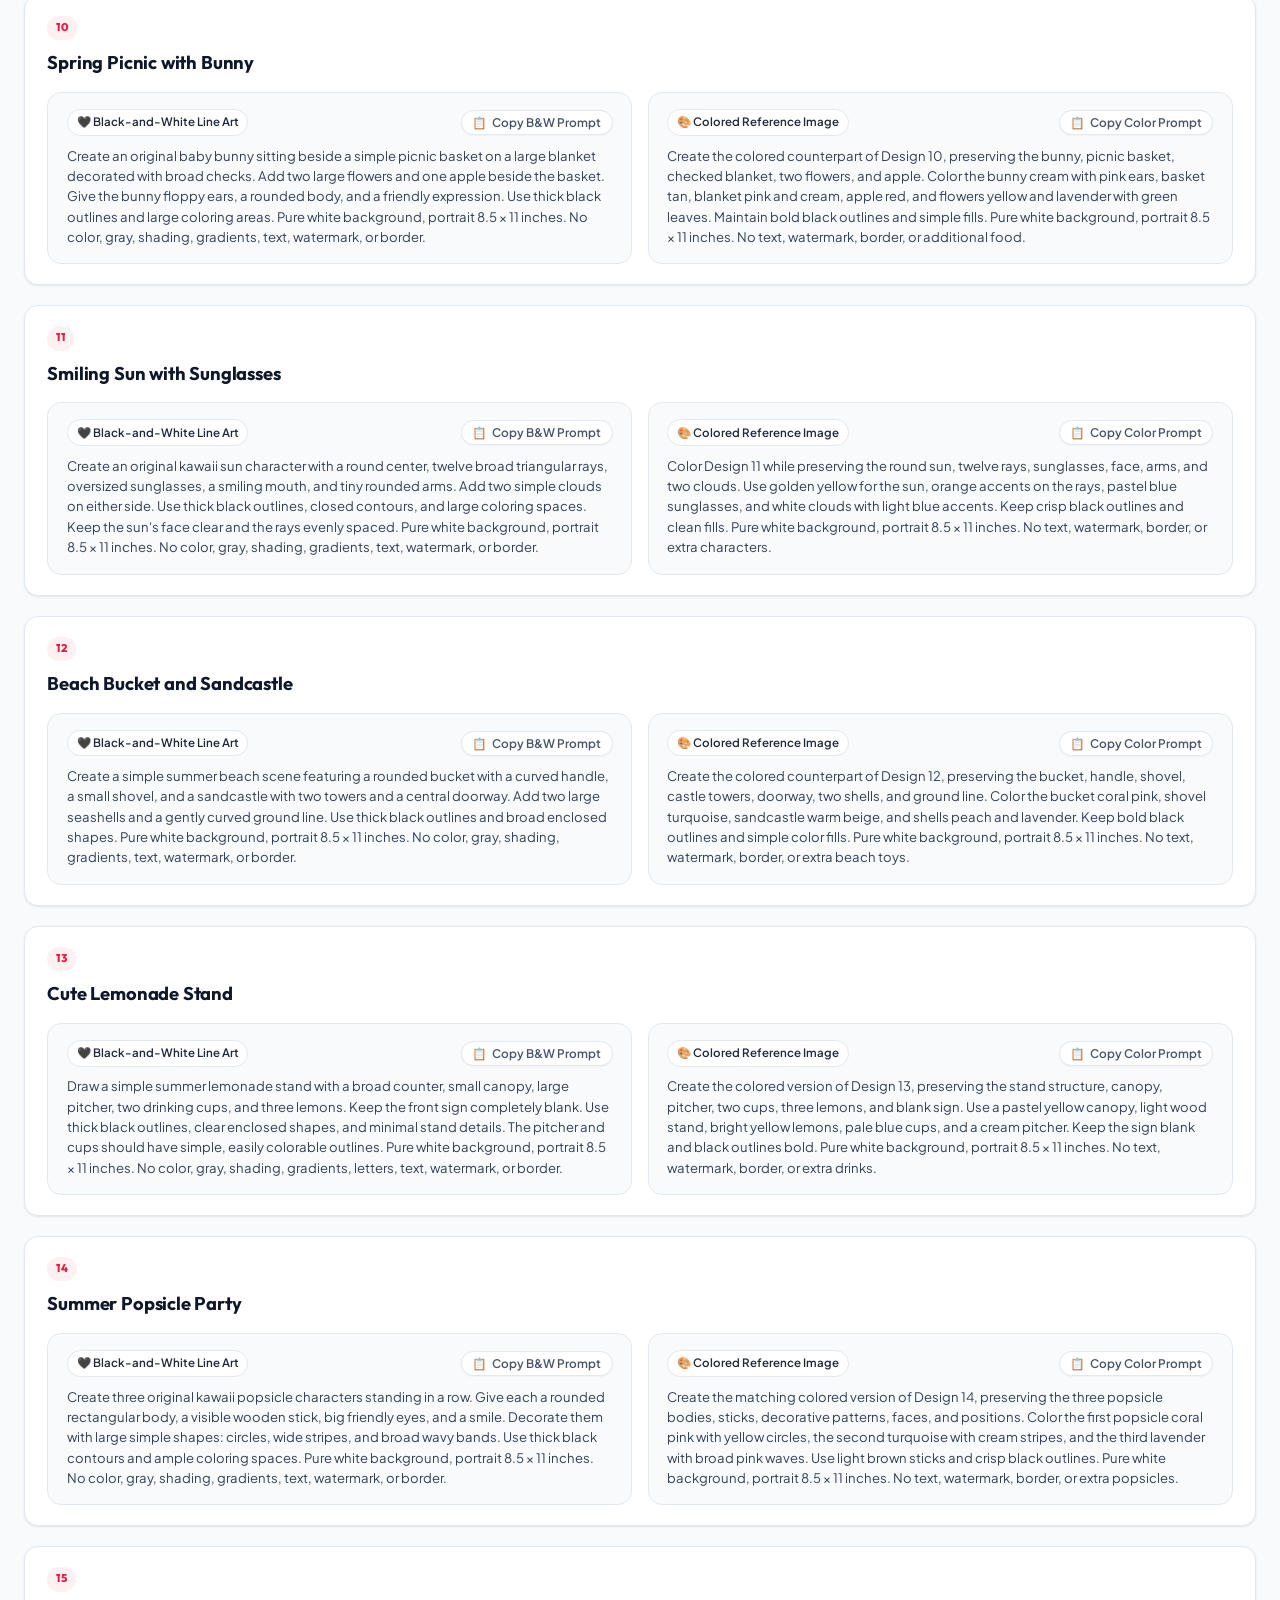
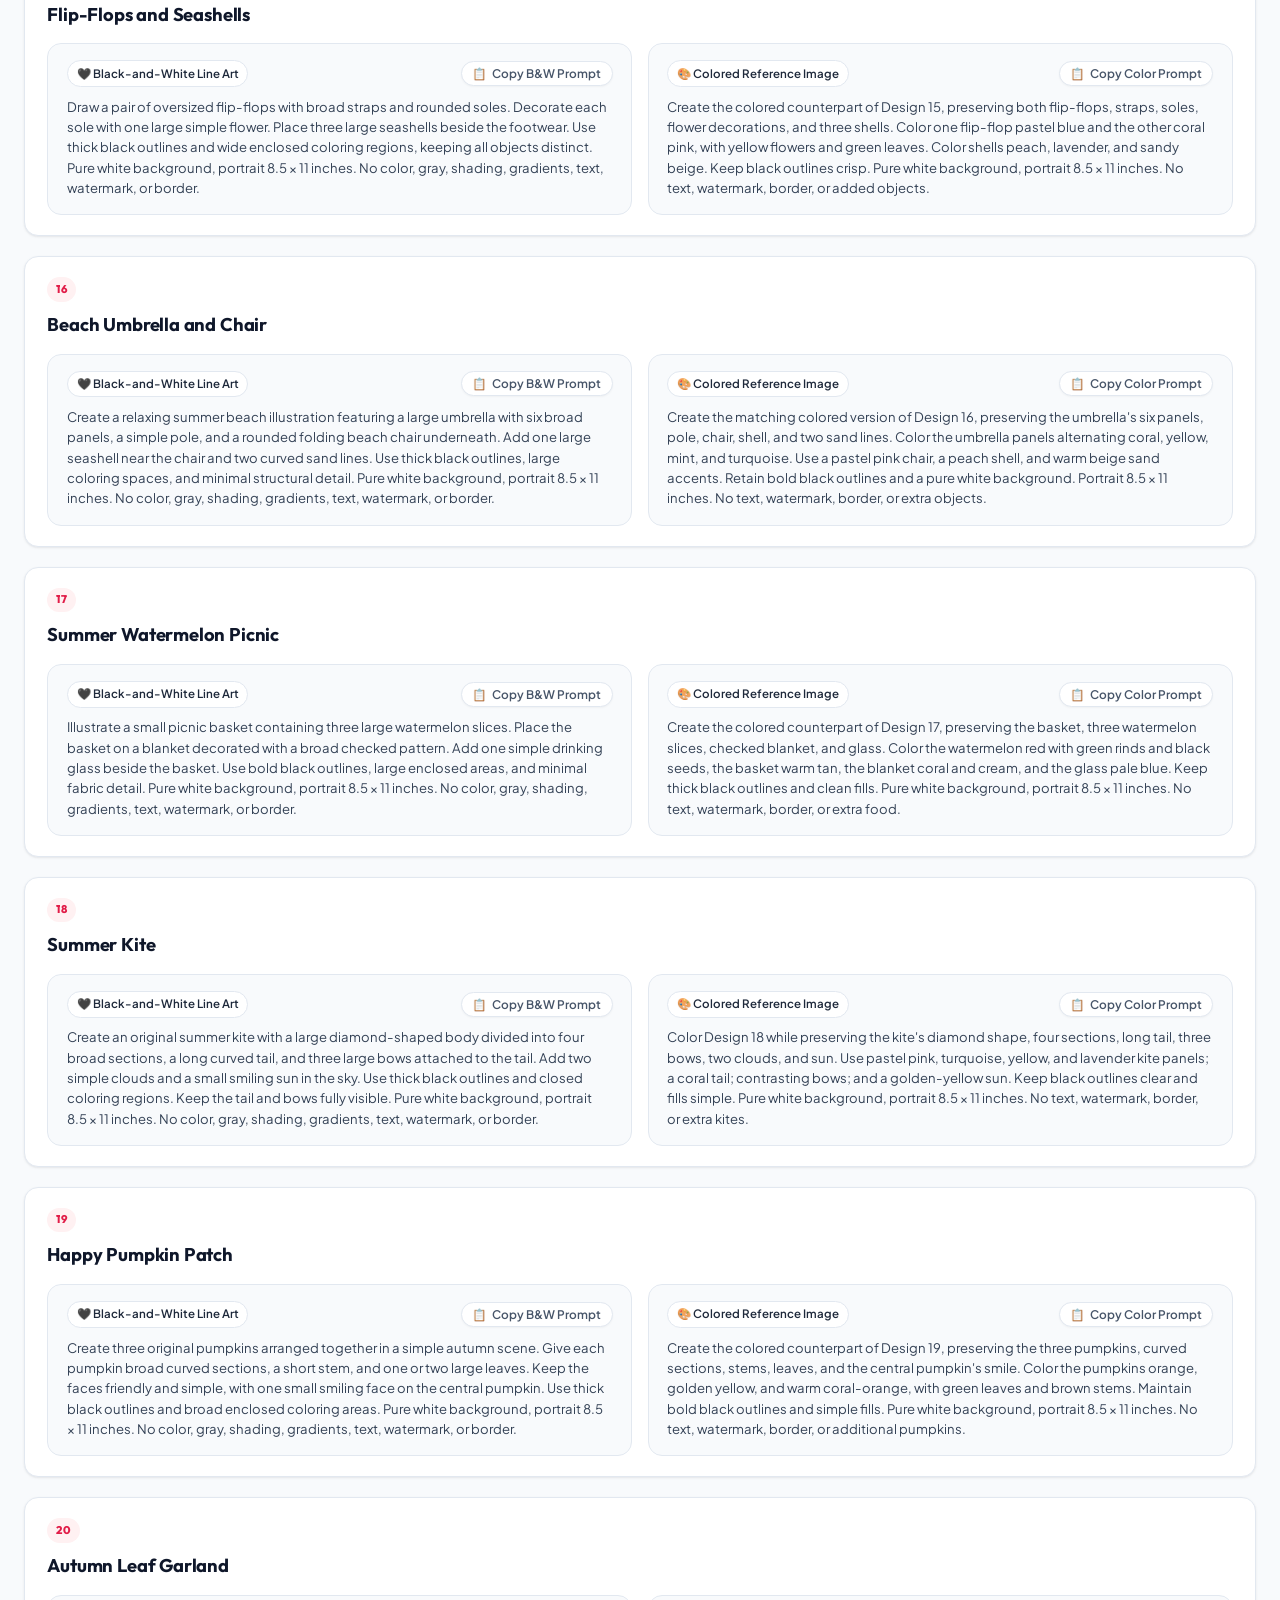
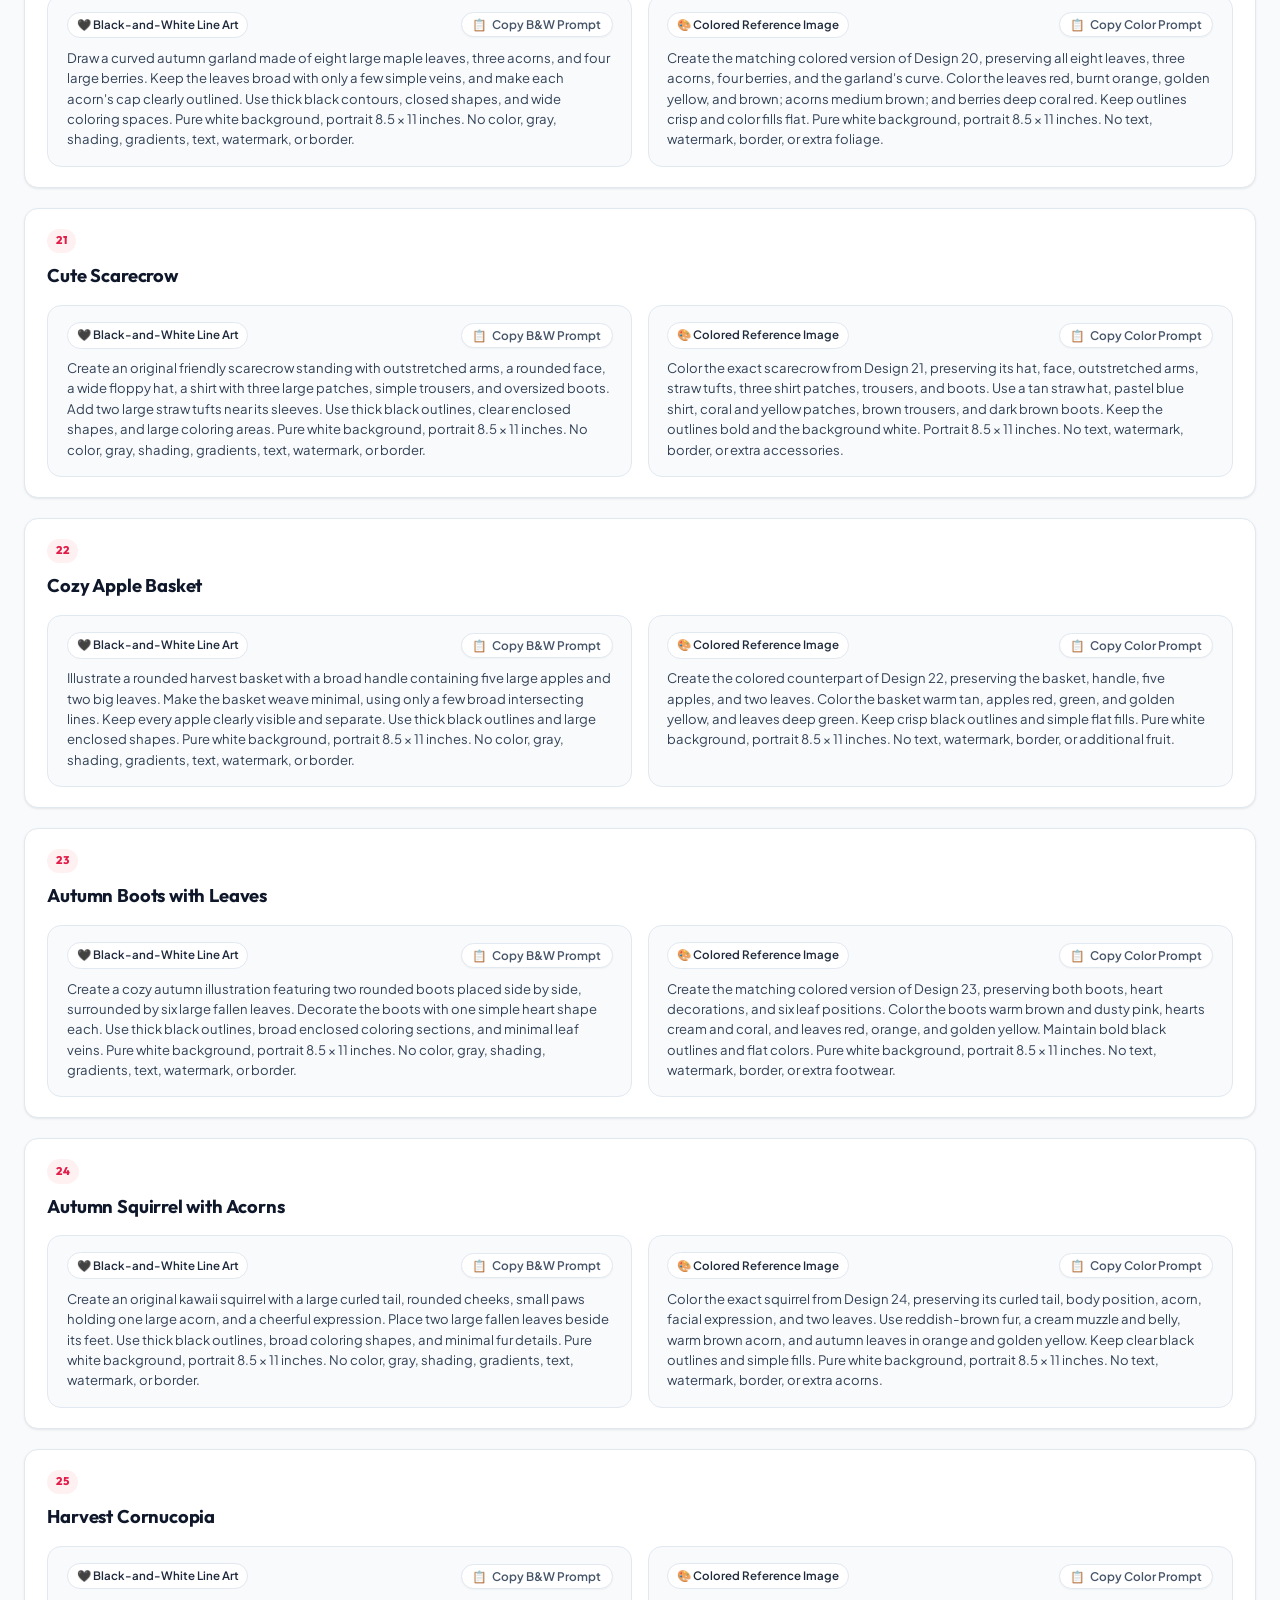
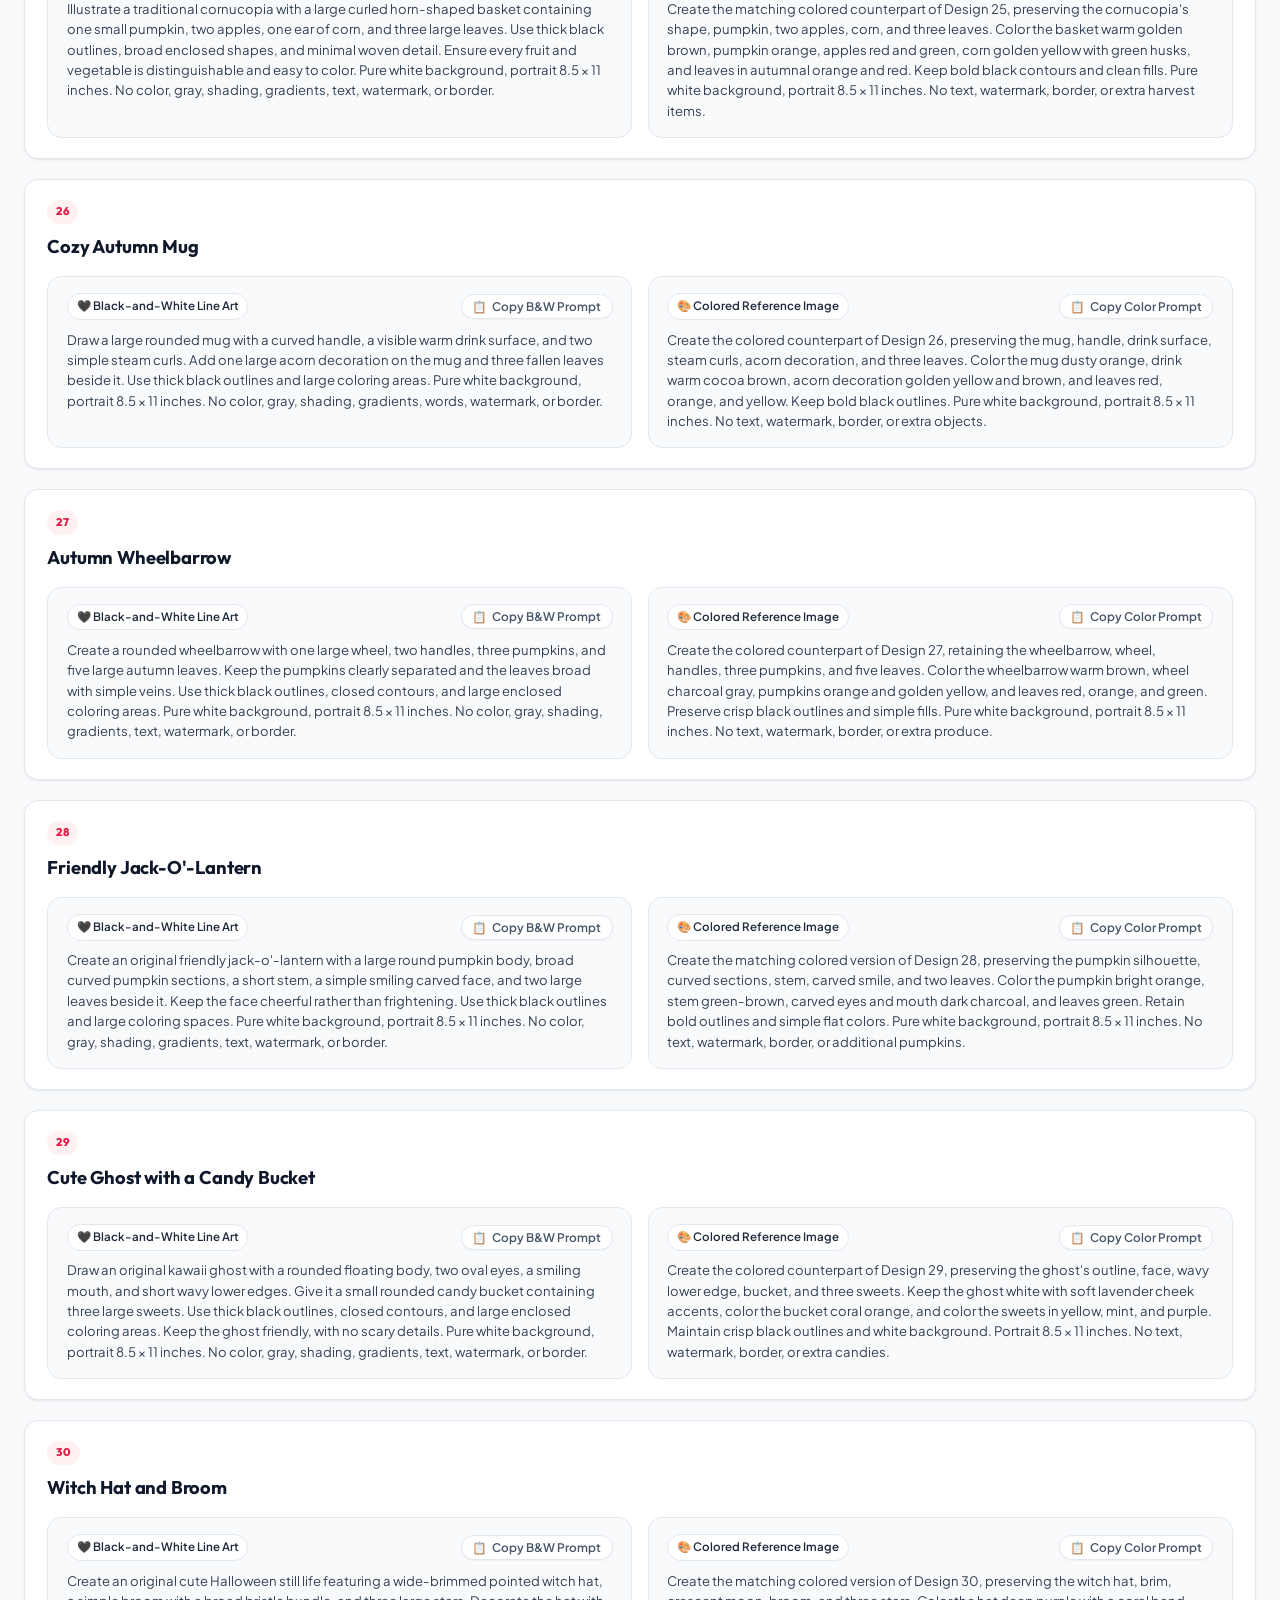
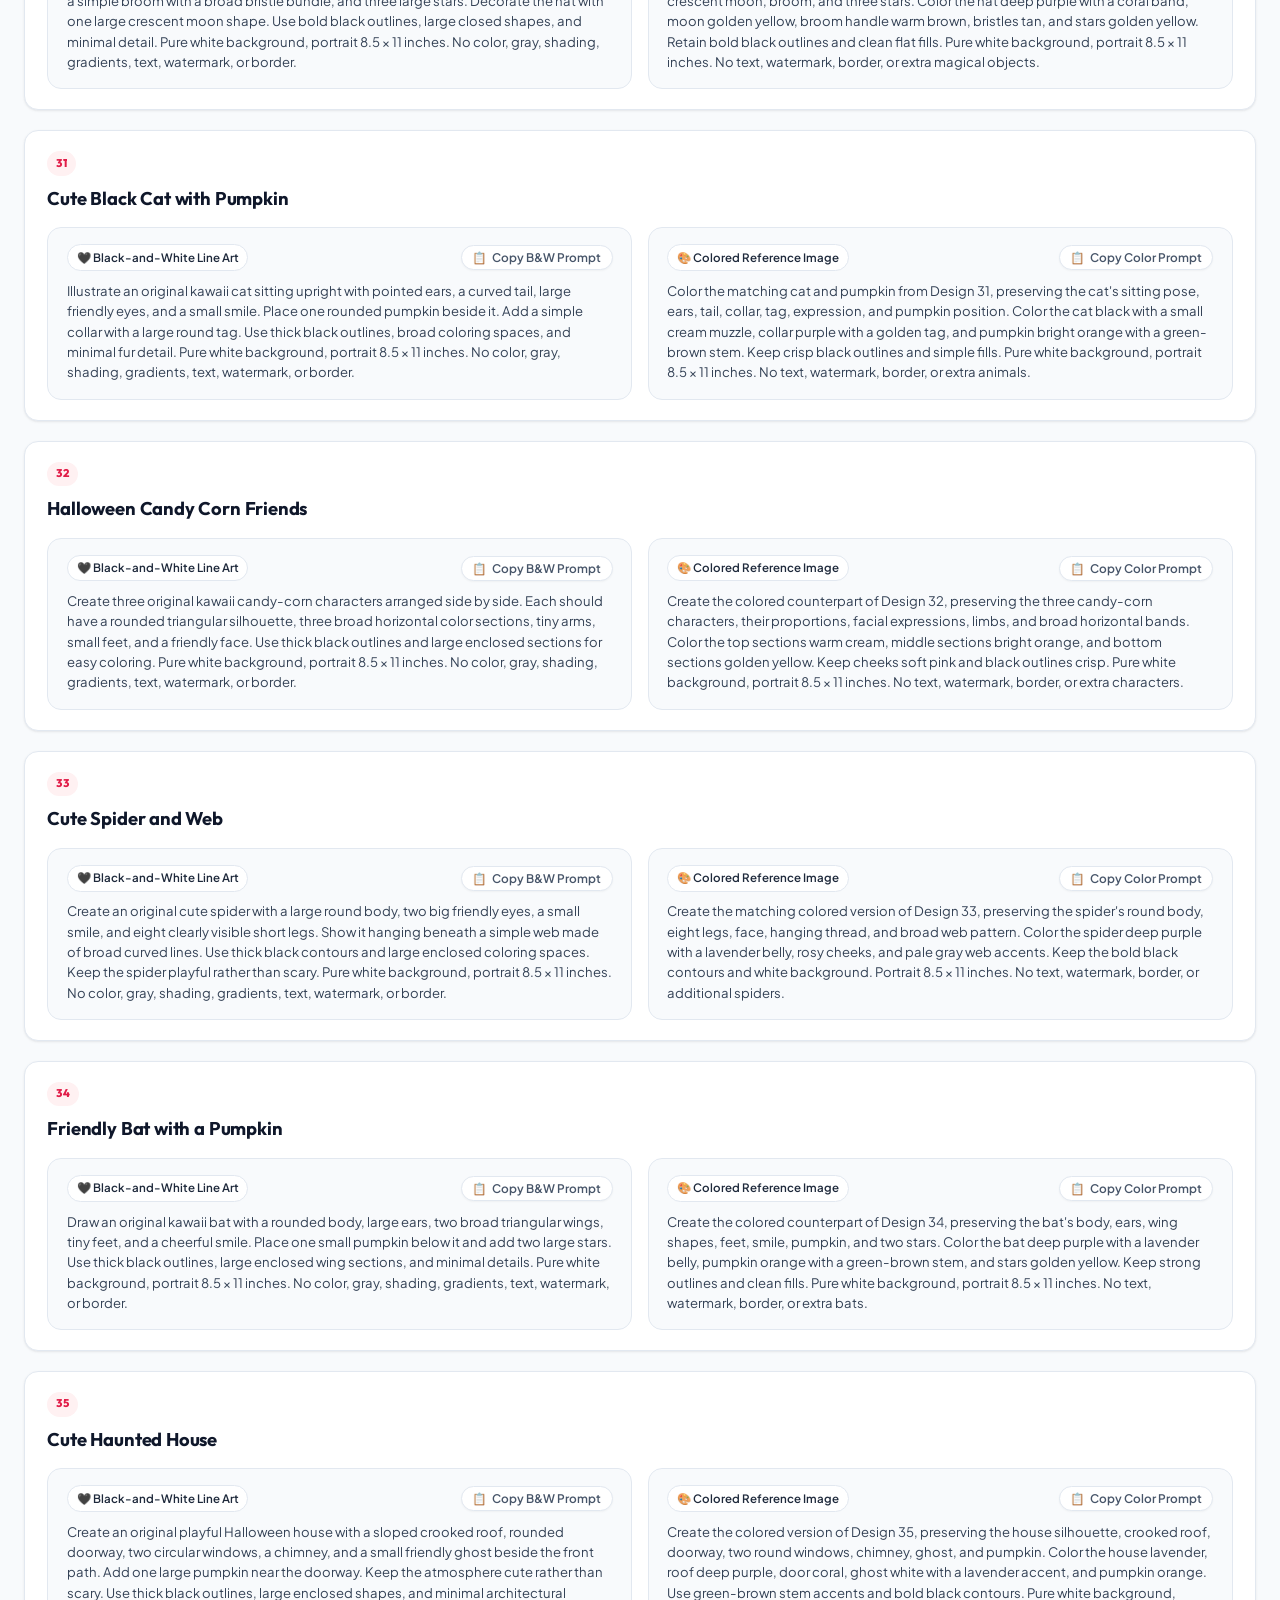
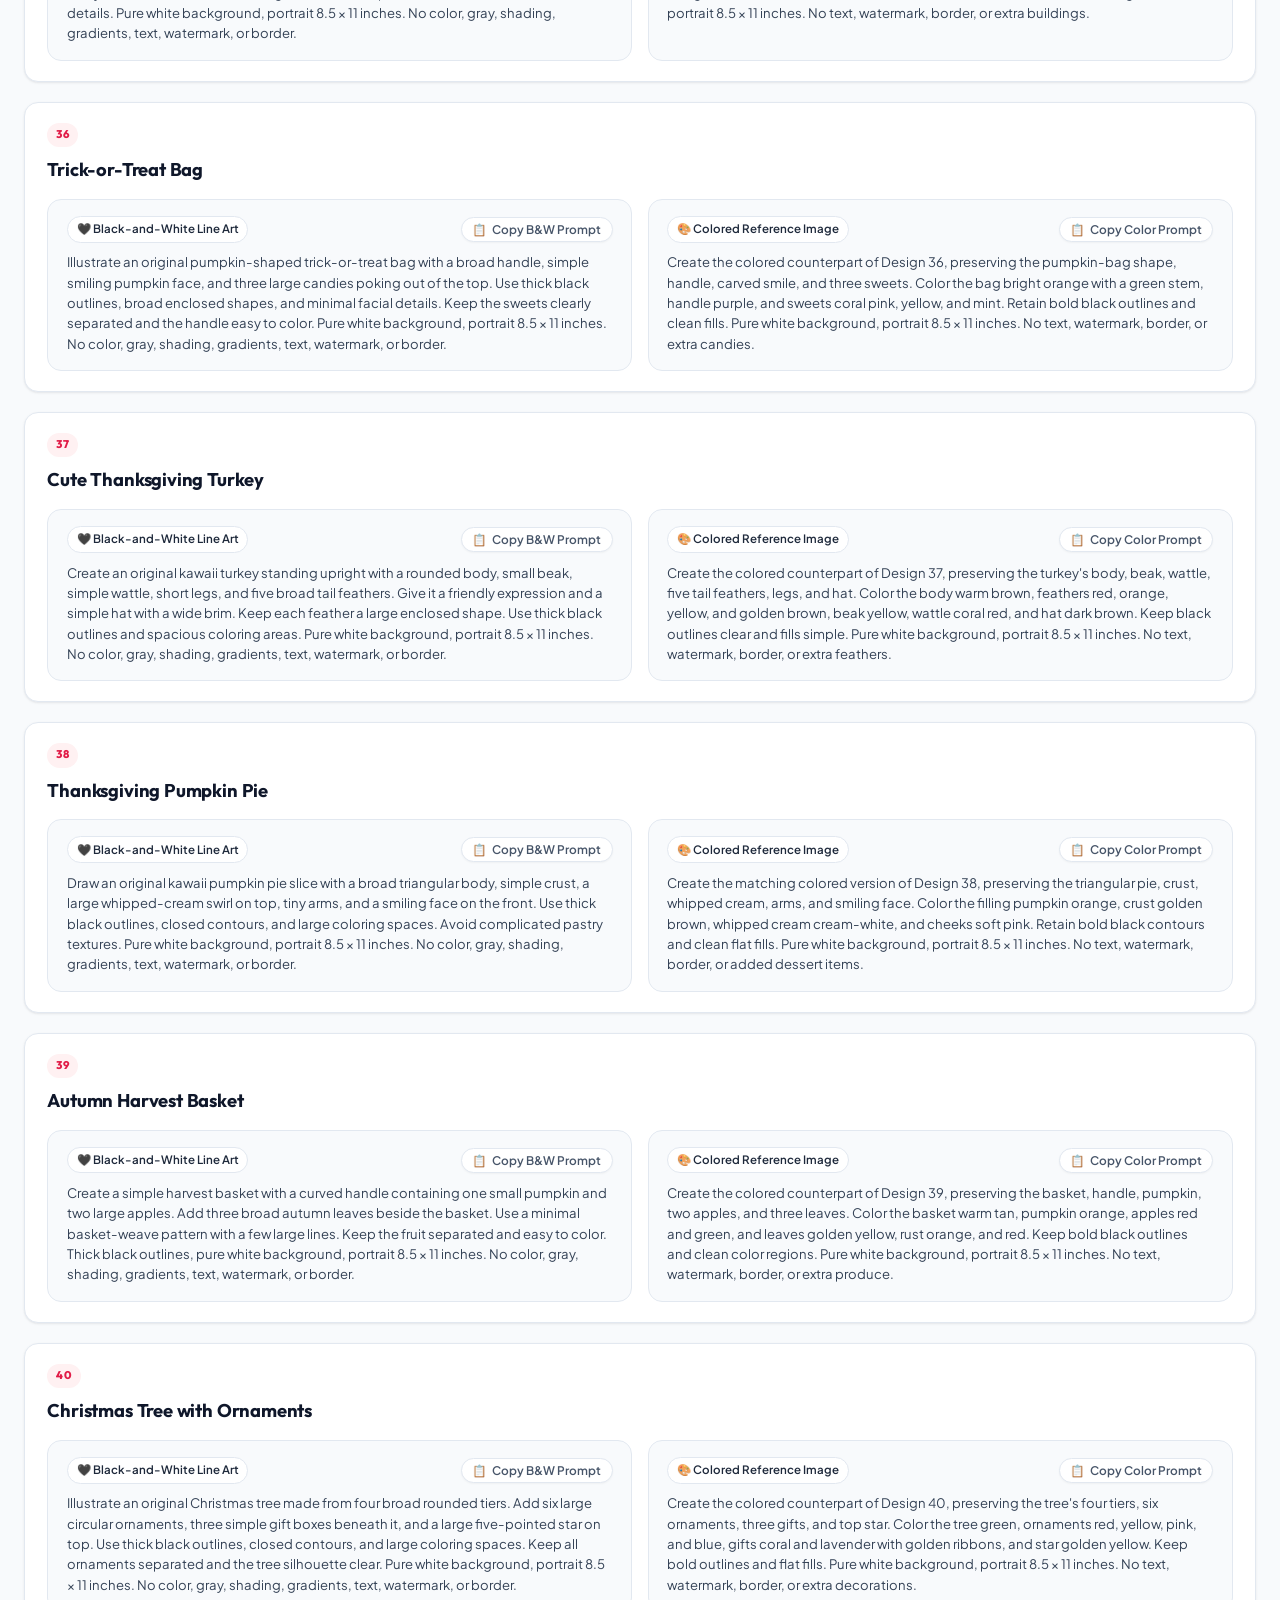
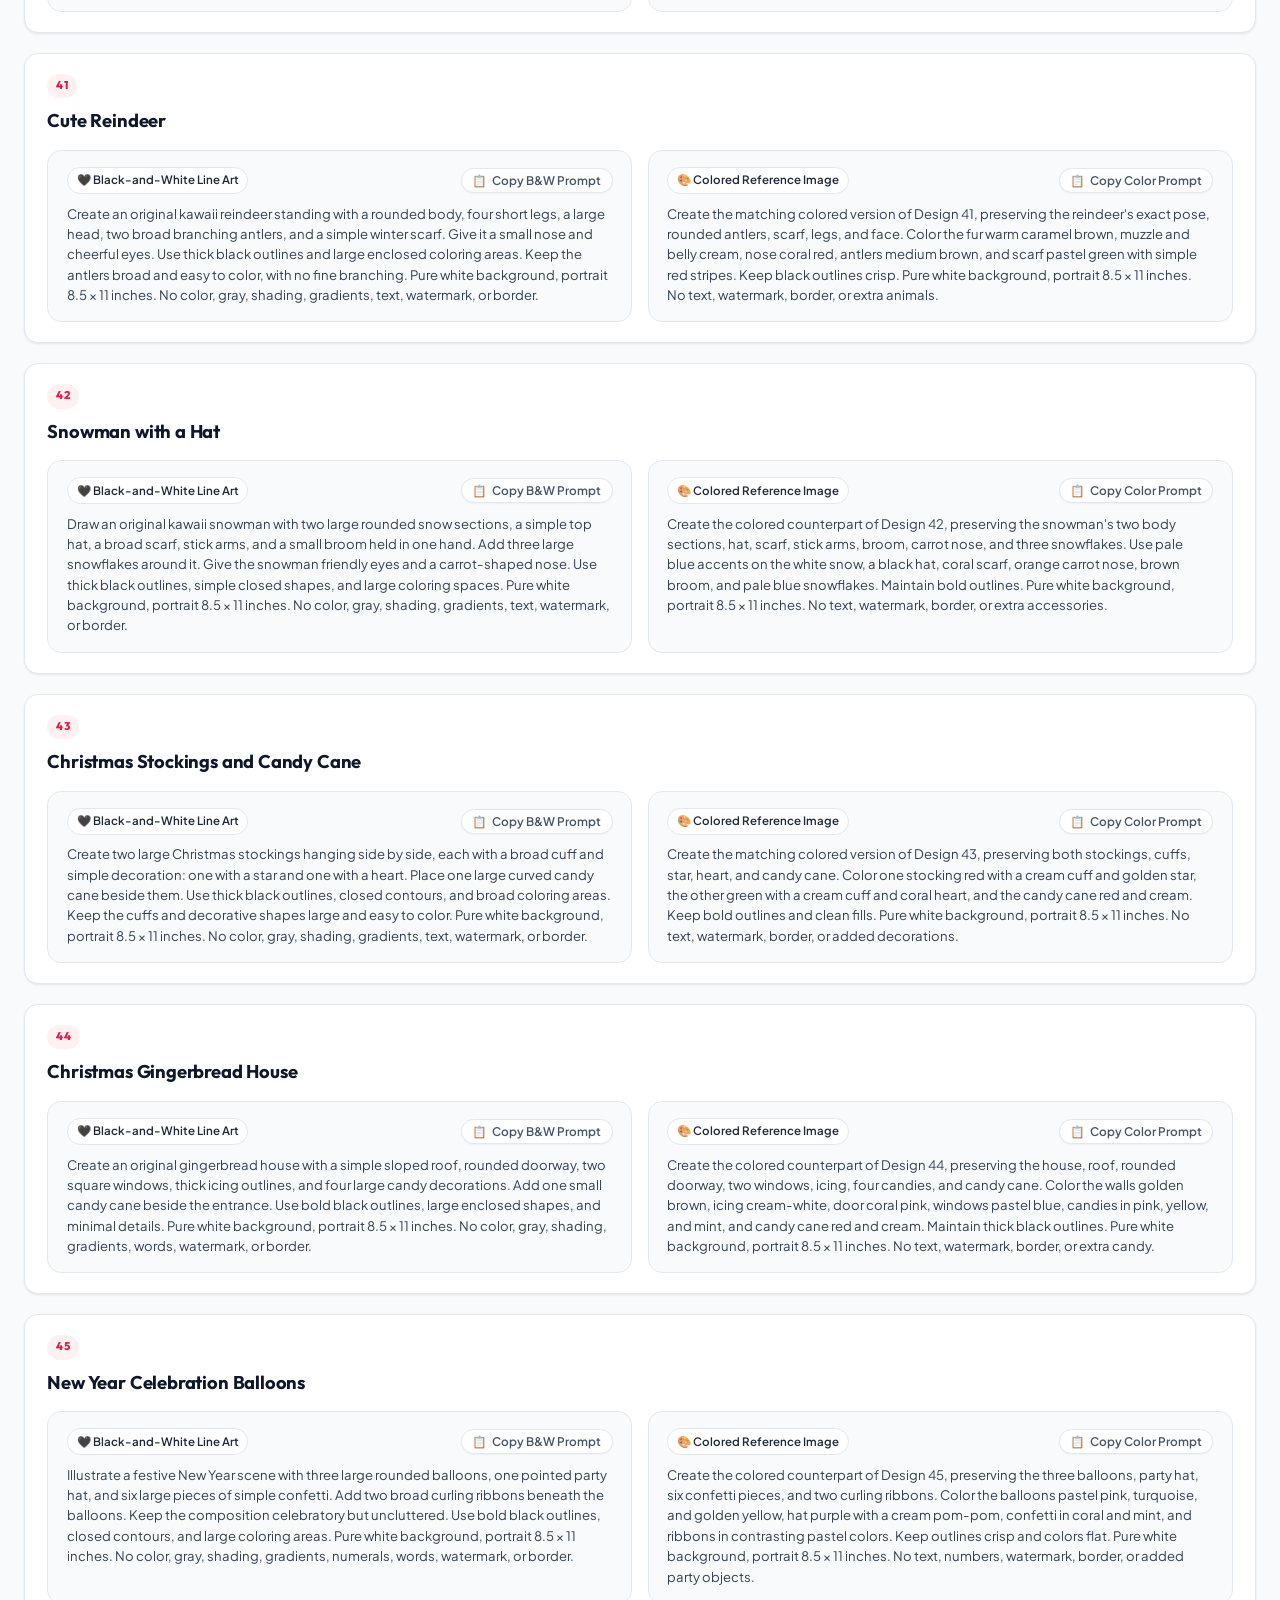
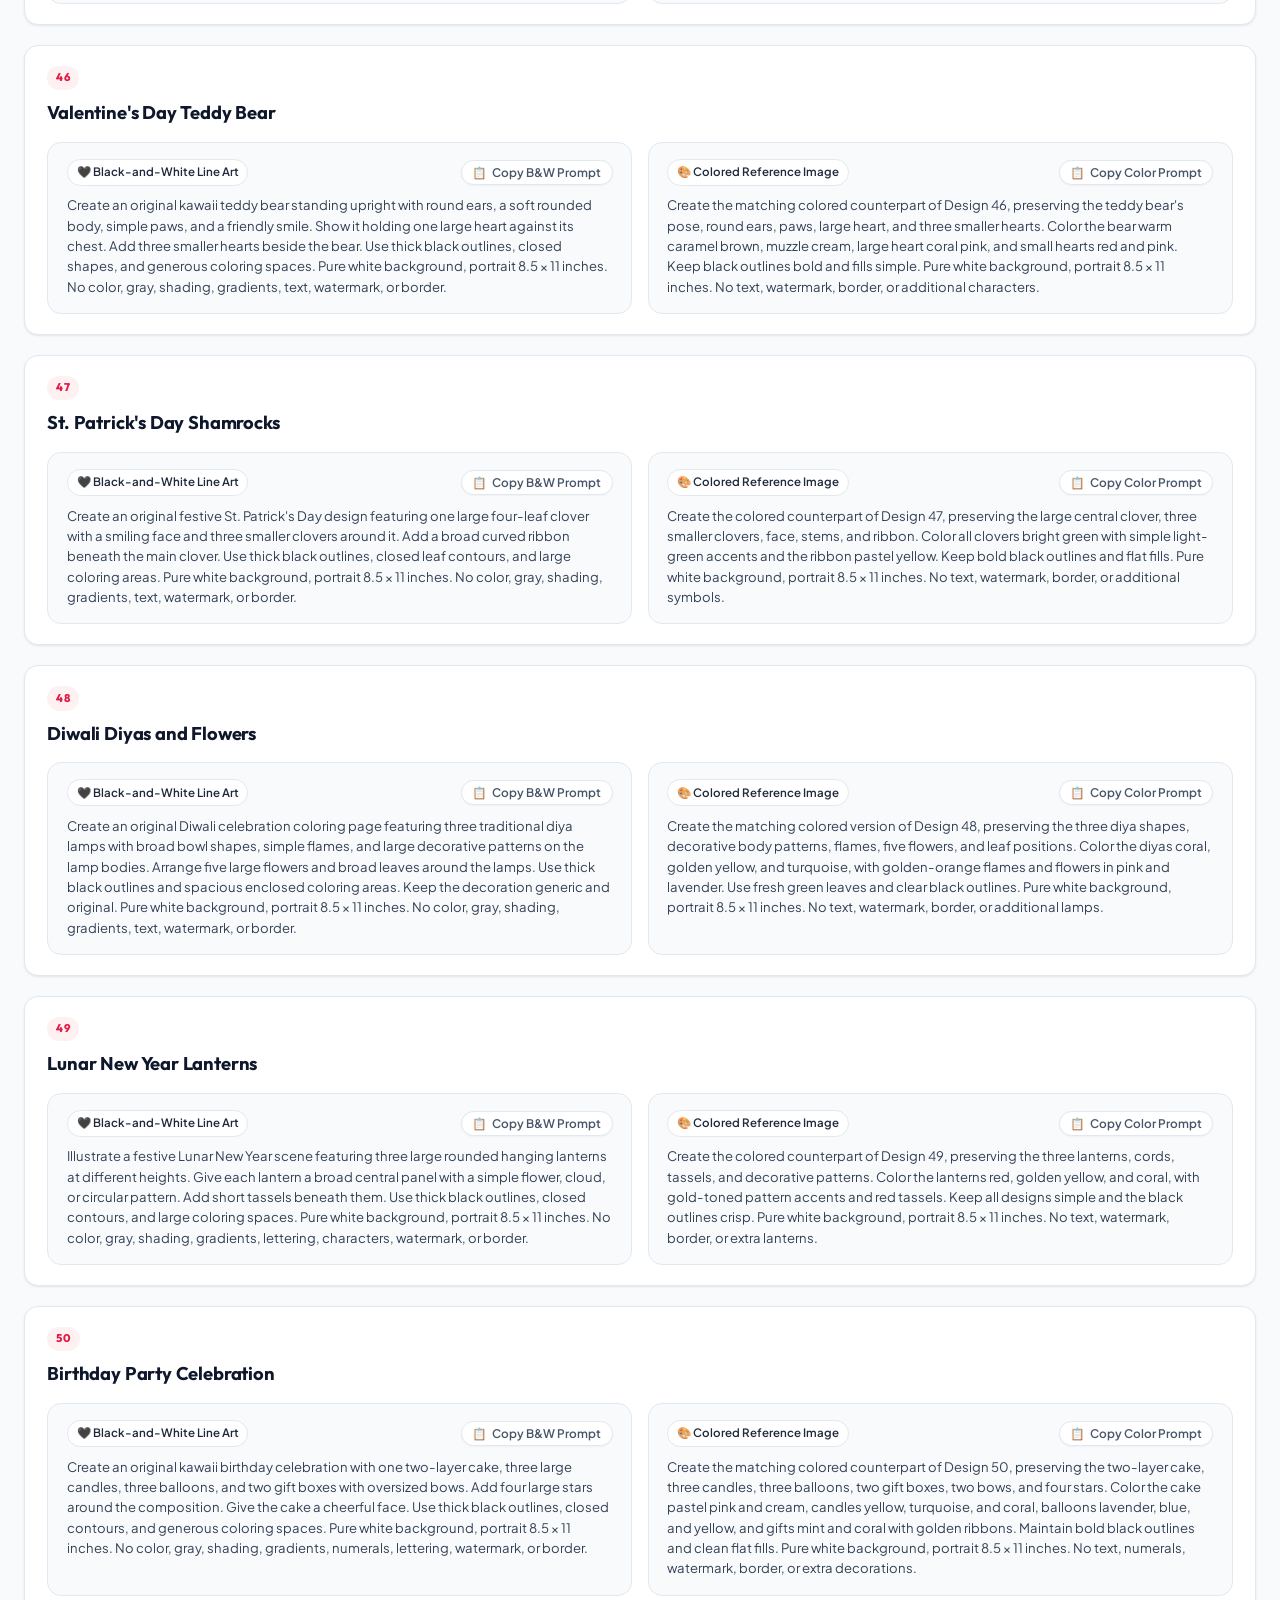
<file: pages/seasonal-holiday.html>
<!DOCTYPE html>
<html lang="en">
<head>
  <meta charset="UTF-8">
  <meta name="viewport" content="width=device-width, initial-scale=1.0">
  <title>50 Seasonal & Holiday Themes Coloring Pages | 100 AI Image Prompts</title>
  <meta name="description" content="50 original Easter, Halloween, Christmas, Autumn, Thanksgiving, and holiday coloring designs with 100 paired AI image prompts (Black-and-White line art + colored references) for Midjourney & DALL-E 3.">
  <!-- Favicon / Logo -->
  <link rel="icon" type="image/jpeg" href="../raushan.jpg">
  <link rel="shortcut icon" href="../raushan.jpg">
  <link rel="apple-touch-icon" href="../raushan.jpg">
  <link rel="stylesheet" href="../style.css">
</head>
<body data-category-id="seasonal-holiday">
  <div class="ambient-glow"></div>
  <div class="ambient-orb orb-1"></div>

  <!-- Top Creator & Copyright Bar -->
  <header class="top-creator-bar">
    <a href="../index.html" class="creator-badge-pill" title="Official Collection Provided by Raushan – Back to Home">
      <div class="creator-avatar-wrap">
        <img src="../raushan.jpg" alt="Provided by Raushan" class="creator-avatar-img">
        <span class="creator-verified-badge" title="Verified Creator">✓</span>
      </div>
      <div class="creator-details">
        <span class="creator-name-text">Provided by <strong class="creator-highlight">Raushan</strong></span>
      </div>
    </a>
  </header>

  <!-- Top Header Sticker -->
  <div class="top-header-sticker-wrap">
    <a href="../index.html" class="top-header-sticker" title="1000 AI Coloring Page Prompts – Home">
      <span class="sticker-sparkle">✨</span>
      <span class="sticker-title">1000 AI Coloring Page Prompts – Complete B&W & Color Reference Collection</span>
    </a>
  </div>

  <!-- Floating Categories Button (Bottom Right) -->
  <button id="sidebar-toggle-btn" class="floating-categories-fab" aria-label="Open All 10 Categories" title="Open All 10 Categories">
    <svg width="20" height="20" viewBox="0 0 24 24" fill="none" stroke="currentColor" stroke-width="2.3" stroke-linecap="round" stroke-linejoin="round">
      <line x1="3" y1="12" x2="21" y2="12"></line>
      <line x1="3" y1="6" x2="21" y2="6"></line>
      <line x1="3" y1="18" x2="21" y2="18"></line>
    </svg>
    <span class="fab-label">Categories</span>
    <span class="fab-count-badge">10</span>
  </button>

  <!-- Offcanvas Categories Sidebar Drawer -->
  <div id="sidebar-overlay" class="sidebar-overlay" aria-hidden="true"></div>
  <aside id="app-sidebar" class="app-sidebar" aria-label="Categories Navigation">
    <div class="sidebar-header">
      <a href="../index.html" class="sidebar-brand">
        <img src="../raushan.jpg" alt="Raushan" class="sidebar-brand-avatar">
        <div>
          <h3>1000 AI <span class="brand-badge">Prompts</span></h3>
          <span class="sidebar-author-line">© Provided by Raushan</span>
        </div>
      </a>
      <button id="sidebar-close-btn" class="sidebar-close-btn" aria-label="Close sidebar">✕</button>
    </div>

    <div class="sidebar-body">
      <!-- Categories Header -->
      <div class="sidebar-section-header" style="margin-top: 0.25rem;">
        <span class="sidebar-section-title">All 10 Categories</span>
        <span class="sidebar-meta-badge">1000 Prompts</span>
      </div>

      <!-- Categories List -->
      <nav class="sidebar-categories-nav">
        <a href="cute-animals-pets.html" class="sidebar-cat-item">
          <div class="sidebar-cat-icon" style="background: rgba(255, 107, 139, 0.12); color: #FF6B8B;">🐾</div>
          <div class="sidebar-cat-info">
            <span class="sidebar-cat-name">Cute Animals & Pets</span>
            <span class="sidebar-cat-sub">75 Designs • 150 Prompts</span>
          </div>
          <span class="sidebar-cat-count">75</span>
        </a>

        <a href="ocean-sea-animals.html" class="sidebar-cat-item">
          <div class="sidebar-cat-icon" style="background: rgba(0, 198, 255, 0.12); color: #0099FF;">🐋</div>
          <div class="sidebar-cat-info">
            <span class="sidebar-cat-name">Ocean & Sea Animals</span>
            <span class="sidebar-cat-sub">40 Designs • 80 Prompts</span>
          </div>
          <span class="sidebar-cat-count">40</span>
        </a>

        <a href="kawaii-food-desserts.html" class="sidebar-cat-item">
          <div class="sidebar-cat-icon" style="background: rgba(243, 85, 162, 0.12); color: #F355A2;">🧁</div>
          <div class="sidebar-cat-info">
            <span class="sidebar-cat-name">Kawaii Food & Desserts</span>
            <span class="sidebar-cat-sub">50 Designs • 100 Prompts</span>
          </div>
          <span class="sidebar-cat-count">50</span>
        </a>

        <a href="flowers-gardens.html" class="sidebar-cat-item">
          <div class="sidebar-cat-icon" style="background: rgba(16, 185, 129, 0.12); color: #10B981;">🌸</div>
          <div class="sidebar-cat-info">
            <span class="sidebar-cat-name">Flowers & Gardens</span>
            <span class="sidebar-cat-sub">50 Designs • 100 Prompts</span>
          </div>
          <span class="sidebar-cat-count">50</span>
        </a>

        <a href="fantasy-magical-creatures.html" class="sidebar-cat-item">
          <div class="sidebar-cat-icon" style="background: rgba(139, 92, 246, 0.12); color: #8B5CF6;">✨</div>
          <div class="sidebar-cat-info">
            <span class="sidebar-cat-name">Fantasy & Magical</span>
            <span class="sidebar-cat-sub">40 Designs • 80 Prompts</span>
          </div>
          <span class="sidebar-cat-count">40</span>
        </a>

        <a href="dinosaurs-prehistoric.html" class="sidebar-cat-item">
          <div class="sidebar-cat-icon" style="background: rgba(245, 158, 11, 0.12); color: #F59E0B;">🦖</div>
          <div class="sidebar-cat-info">
            <span class="sidebar-cat-name">Dinosaurs & Prehistoric</span>
            <span class="sidebar-cat-sub">50 Designs • 100 Prompts</span>
          </div>
          <span class="sidebar-cat-count">50</span>
        </a>

        <a href="vehicles-transportation.html" class="sidebar-cat-item">
          <div class="sidebar-cat-icon" style="background: rgba(236, 72, 153, 0.12); color: #EC4899;">🚀</div>
          <div class="sidebar-cat-info">
            <span class="sidebar-cat-name">Vehicles & Transport</span>
            <span class="sidebar-cat-sub">35 Designs • 70 Prompts</span>
          </div>
          <span class="sidebar-cat-count">35</span>
        </a>

        <a href="cozy-bold-easy.html" class="sidebar-cat-item">
          <div class="sidebar-cat-icon" style="background: rgba(249, 115, 22, 0.12); color: #F97316;">☕</div>
          <div class="sidebar-cat-info">
            <span class="sidebar-cat-name">Cozy, Bold & Easy</span>
            <span class="sidebar-cat-sub">75 Designs • 150 Prompts</span>
          </div>
          <span class="sidebar-cat-count">75</span>
        </a>

        <a href="relaxation-mindfulness.html" class="sidebar-cat-item">
          <div class="sidebar-cat-icon" style="background: rgba(6, 182, 212, 0.12); color: #06B6D4;">🧘</div>
          <div class="sidebar-cat-info">
            <span class="sidebar-cat-name">Relaxation & Mandalas</span>
            <span class="sidebar-cat-sub">35 Designs • 70 Prompts</span>
          </div>
          <span class="sidebar-cat-count">35</span>
        </a>

        <a href="seasonal-holiday.html" class="sidebar-cat-item active">
          <div class="sidebar-cat-icon" style="background: rgba(225, 29, 72, 0.12); color: #E11D48;">🎄</div>
          <div class="sidebar-cat-info">
            <span class="sidebar-cat-name">Seasonal & Holiday</span>
            <span class="sidebar-cat-sub">50 Designs • 100 Prompts</span>
          </div>
          <span class="sidebar-cat-count">50</span>
        </a>
      </nav>
    </div>

    <div class="sidebar-footer">
      <div style="font-size: 0.8rem; color: var(--text-muted); font-weight: 500;">
        © 2026 Provided by Raushan • Light Edition
      </div>
    </div>
  </aside>

  <main class="section-container" style="padding-top: 2rem;">
    <!-- Category Hero Header -->
    <div style="text-align: center; max-width: 900px; margin: 0 auto 2.5rem;">
      <h1 class="hero-title" style="margin-bottom: 0.75rem; font-size: clamp(2rem, 4vw, 2.85rem);">
        50 Seasonal & <span style="background: linear-gradient(135deg, #E11D48, #BE123C); -webkit-background-clip: text; -webkit-text-fill-color: transparent;">Holiday Themes</span>
      </h1>

      <p style="color: var(--text-primary); font-size: 1.15rem; font-weight: 700; margin-bottom: 0.75rem;">
        100 Ready-to-Use AI Image-Generation Prompts | Black-and-White + Colored References
      </p>
    </div>





    <!-- Paired Prompts Container -->
    <div id="paired-prompts-container" class="paired-cards-container"></div>

    <!-- Empty State -->
    <div id="seasonal-no-results" style="display: none; text-align: center; padding: 4rem 1rem; background: #FFFFFF; border: 1px dashed var(--border-subtle); border-radius: var(--radius-lg);">
      <div style="font-size: 3rem; margin-bottom: 1rem;">🎄</div>
      <h3>No seasonal designs matched your search</h3>
      <p style="color: var(--text-secondary); margin-top: 0.5rem;">Try another keyword like easter bunny, pumpkin, ghost, snowman, christmas tree, or diwali.</p>
      <button id="reset-filter-btn" class="btn btn-secondary" style="margin-top: 1rem;">Reset Search & Filters</button>
    </div>


  </main>

  <div id="toast-container" class="toast-container"></div>

  <!-- Site Footer -->
  <footer class="site-footer">
    <div class="footer-container">
      <div class="footer-brand">
        <h3>1000 AI Coloring Page Prompts</h3>
        <p>The definitive prompt library for Midjourney, DALL-E 3, and Stable Diffusion coloring book creators.</p>
      </div>
      <div class="footer-links-col">
        <h4>Navigation</h4>
        <ul>
          <li><a href="../index.html">Home Overview</a></li>
          <li><a href="#" onclick="document.getElementById('sidebar-toggle-btn').click(); return false;">All 10 Categories</a></li>
          <li><a href="cute-animals-pets.html">Cute Animals</a></li>
          <li><a href="ocean-sea-animals.html">Ocean Animals</a></li>
        </ul>
      </div>
      <div class="footer-links-col">
        <h4>More Collections</h4>
        <ul>
          <li><a href="flowers-gardens.html">Flowers & Gardens</a></li>
          <li><a href="cozy-bold-easy.html">Cozy, Bold & Easy</a></li>
          <li><a href="dinosaurs-prehistoric.html">Dinosaurs & Prehistoric</a></li>
          <li><a href="seasonal-holiday.html">Seasonal & Holiday</a></li>
        </ul>
      </div>
    </div>
    <div class="footer-bottom">
      <p>© 2026 Provided by Raushan • 1000 AI Coloring Page Prompts Library. All rights reserved.</p>
    </div>
  </footer>

  <!-- Scripts -->
  <script src="../prompts-data.js"></script>
  <script src="seasonal-holiday-data.js?v=2"></script>
  <script>
    (function() {
      // Sidebar drawer controls
      const sidebar = document.getElementById('app-sidebar');
      const overlay = document.getElementById('sidebar-overlay');
      const toggleBtn = document.getElementById('sidebar-toggle-btn');
      const closeBtn = document.getElementById('sidebar-close-btn');

      function openSidebar() {
        if (sidebar && overlay) {
          sidebar.classList.add('open');
          overlay.classList.add('open');
          document.body.style.overflow = 'hidden';
        }
      }

      function closeSidebar() {
        if (sidebar && overlay) {
          sidebar.classList.remove('open');
          overlay.classList.remove('open');
          document.body.style.overflow = '';
        }
      }

      if (toggleBtn) toggleBtn.addEventListener('click', openSidebar);
      if (closeBtn) closeBtn.addEventListener('click', closeSidebar);
      if (overlay) overlay.addEventListener('click', closeSidebar);

      // Interactive Paired Prompts Controller
      let activeCategory = 'all';
      let searchQuery = '';
      let viewMode = 'both'; // 'both', 'bw', 'color'

      const container = document.getElementById('paired-prompts-container');
      const noResultsEl = document.getElementById('seasonal-no-results');
      const searchInput = document.getElementById('seasonal-search-input');
      const searchClearBtn = document.getElementById('seasonal-search-clear');
      const resetBtn = document.getElementById('reset-filter-btn');
      const filterPills = document.querySelectorAll('.filter-pill[data-cat]');
      const viewModeBtns = document.querySelectorAll('.view-mode-btn[data-mode]');
      const toastContainer = document.getElementById('toast-container');
      const copyChecklistBtn = document.getElementById('copy-checklist-btn');

      // Toast notification
      function showToast(message, icon = '✓') {
        const toast = document.createElement('div');
        toast.className = 'toast';
        toast.innerHTML = `<span style="color:#E11D48; font-weight:800;">${icon}</span> <span>${message}</span>`;
        toastContainer.appendChild(toast);
        setTimeout(() => toast.remove(), 2600);
      }

      // Clipboard helper
      function copyText(text, btnElement, successMsg = 'Copied to clipboard!') {
        if (navigator.clipboard && navigator.clipboard.writeText) {
          navigator.clipboard.writeText(text).then(() => {
            handleCopied(btnElement, successMsg);
          }).catch(() => fallbackCopy(text, btnElement, successMsg));
        } else {
          fallbackCopy(text, btnElement, successMsg);
        }
      }

      function fallbackCopy(text, btnElement, successMsg) {
        const ta = document.createElement('textarea');
        ta.value = text;
        ta.style.position = 'fixed';
        ta.style.left = '-9999px';
        document.body.appendChild(ta);
        ta.select();
        document.execCommand('copy');
        ta.remove();
        handleCopied(btnElement, successMsg);
      }

      function handleCopied(btn, msg) {
        showToast(msg);
        if (btn) {
          const original = btn.innerHTML;
          btn.classList.add('copied');
          btn.innerHTML = `<span>✓</span> <span>Copied!</span>`;
          setTimeout(() => {
            btn.classList.remove('copied');
            btn.innerHTML = original;
          }, 2000);
        }
      }

      // Filter Data
      function getFilteredDesigns() {
        const sourceData = (typeof window.SEASONAL_HOLIDAY_DATA !== 'undefined' && Array.isArray(window.SEASONAL_HOLIDAY_DATA) && window.SEASONAL_HOLIDAY_DATA.length > 0)
          ? window.SEASONAL_HOLIDAY_DATA
          : (typeof SEASONAL_HOLIDAY_DATA !== 'undefined' && Array.isArray(SEASONAL_HOLIDAY_DATA) ? SEASONAL_HOLIDAY_DATA : []);

        return sourceData.filter(item => {
          // Category filter
          if (activeCategory !== 'all' && item.categoryNum !== Number(activeCategory)) {
            return false;
          }
          // Search query
          if (searchQuery) {
            const q = searchQuery.toLowerCase().trim();
            const inTitle = item.title.toLowerCase().includes(q);
            const inScene = item.scene.toLowerCase().includes(q);
            const inBw = item.bwPrompt.toLowerCase().includes(q);
            const inColor = item.colorPrompt.toLowerCase().includes(q);
            const inNum = item.designNumber.toLowerCase().includes(q);
            if (!inTitle && !inScene && !inBw && !inColor && !inNum) {
              return false;
            }
          }
          return true;
        });
      }

      // Render Cards
      function renderCards() {
        const designs = getFilteredDesigns();

        if (designs.length === 0) {
          container.innerHTML = '';
          noResultsEl.style.display = 'block';
          return;
        }

        noResultsEl.style.display = 'none';
        container.innerHTML = '';

        const frag = document.createDocumentFragment();

        designs.forEach(item => {
          const card = document.createElement('div');
          card.className = 'paired-card';
          card.id = `design-${item.id}`;

          const showBw = viewMode === 'both' || viewMode === 'bw';
          const showColor = viewMode === 'both' || viewMode === 'color';
          const gridClass = (viewMode === 'bw' || viewMode === 'color') ? 'single-col' : '';

          card.innerHTML = `
            <div class="paired-card-header">
              <div class="paired-card-top-row">
                <div class="paired-badges-group">
                  <span class="design-num-badge" style="background:#FFF1F2; color:#E11D48; border-color:#FECDD3;">${item.designNumber}</span>
                </div>
              </div>

              <h2 class="paired-title">${item.title}</h2>
            </div>

            <div class="paired-prompts-grid ${gridClass}">
              ${showBw ? `
                <div class="prompt-panel bw">
                  <div class="panel-header">
                    <span class="panel-badge bw">🖤 Black-and-White Line Art</span>
                    <button class="panel-copy-btn" data-copy-type="bw" data-id="${item.id}">
                      <span>📋</span> Copy B&W Prompt
                    </button>
                  </div>
                  <div class="panel-text" title="Black-and-White Image Prompt">${item.bwPrompt}</div>
                </div>
              ` : ''}

              ${showColor ? `
                <div class="prompt-panel color">
                  <div class="panel-header">
                    <span class="panel-badge color">🎨 Colored Reference Image</span>
                    <button class="panel-copy-btn" data-copy-type="color" data-id="${item.id}">
                      <span>📋</span> Copy Color Prompt
                    </button>
                  </div>
                  <div class="panel-text" title="Colored Reference Image Prompt">${item.colorPrompt}</div>
                </div>
              ` : ''}
            </div>
          `;

          frag.appendChild(card);
        });

        container.appendChild(frag);
      }

      // Event delegation for copy buttons
      container.addEventListener('click', (e) => {
        const copyBtn = e.target.closest('[data-copy-type]');
        if (!copyBtn) return;

        const copyType = copyBtn.getAttribute('data-copy-type');
        const designId = Number(copyBtn.getAttribute('data-id'));

        const sourceData = (typeof window.SEASONAL_HOLIDAY_DATA !== 'undefined' && Array.isArray(window.SEASONAL_HOLIDAY_DATA) && window.SEASONAL_HOLIDAY_DATA.length > 0)
          ? window.SEASONAL_HOLIDAY_DATA
          : (typeof SEASONAL_HOLIDAY_DATA !== 'undefined' && Array.isArray(SEASONAL_HOLIDAY_DATA) ? SEASONAL_HOLIDAY_DATA : []);

        const design = sourceData.find(d => d.id === designId);
        if (!design) return;

        if (copyType === 'bw') {
          copyText(design.bwPrompt, copyBtn, `Copied B&W prompt for ${design.designNumber}!`);
        } else if (copyType === 'color') {
          copyText(design.colorPrompt, copyBtn, `Copied Colored Reference prompt for ${design.designNumber}!`);
        } else if (copyType === 'both') {
          const combined = `### DESIGN ${design.designNumber} — ${design.title}\n\n**Scene:** ${design.scene}\n\n**BLACK-AND-WHITE IMAGE PROMPT**\n\n${design.bwPrompt}\n\n**COLORED REFERENCE IMAGE PROMPT**\n\n${design.colorPrompt}`;
          copyText(combined, copyBtn, `Copied paired prompts for ${design.designNumber}!`);
        }
      });

      // Filter Pill clicks
      filterPills.forEach(pill => {
        pill.addEventListener('click', () => {
          filterPills.forEach(p => p.classList.remove('active'));
          pill.classList.add('active');
          activeCategory = pill.getAttribute('data-cat');
          renderCards();
        });
      });

      // View Mode Toggle
      viewModeBtns.forEach(btn => {
        btn.addEventListener('click', () => {
          viewModeBtns.forEach(b => b.classList.remove('active'));
          btn.classList.add('active');
          viewMode = btn.getAttribute('data-mode');
          renderCards();
        });
      });

      // Search events
      if (searchInput) {
        searchInput.addEventListener('input', (e) => {
          searchQuery = e.target.value;
          renderCards();
        });
      }

      if (searchClearBtn) {
        searchClearBtn.addEventListener('click', () => {
          if (searchInput) {
            searchInput.value = '';
            searchQuery = '';
            renderCards();
            searchInput.focus();
          }
        });
      }

      if (resetBtn) {
        resetBtn.addEventListener('click', () => {
          if (searchInput) searchInput.value = '';
          searchQuery = '';
          activeCategory = 'all';
          filterPills.forEach((p, idx) => {
            if (idx === 0) p.classList.add('active');
            else p.classList.remove('active');
          });
          renderCards();
        });
      }

      // Copy Quality Checklist
      if (copyChecklistBtn) {
        copyChecklistBtn.addEventListener('click', () => {
          const checklistText = `# FINAL IMAGE QUALITY CHECKLIST (50 SEASONAL & HOLIDAY THEMES)

Before adding these designs to your commercial prompt bundle:

1. Generate each black-and-white illustration as a separate image.
2. Upload the corresponding black-and-white image as a reference when generating its colored version.
3. Check that the character poses, decorations, flower counts, egg patterns, vehicle or object shapes, and background elements match between both versions.
4. Verify that coloring pages have thick clean outlines, closed contours, and large coloring spaces.
5. Inspect colored references for distorted details, incomplete fills, unwanted objects, and colors spilling outside shapes.
6. Verify the actual output dimensions and Amazon KDP trim, margin, and bleed requirements.
7. Confirm the image generator's commercial-use terms and comply with applicable KDP AI-content disclosure requirements.

## Collection Summary
- 50 original Seasonal & Holiday designs
- 50 black-and-white image prompts
- 50 matching colored-reference prompts
- 100 individual image-generation prompts total`;
          copyText(checklistText, copyChecklistBtn, 'Copied Quality Checklist to clipboard!');
        });
      }

      // Initial execution
      renderCards();

      // Lifecycle hooks to guarantee initial render
      if (document.readyState === 'loading') {
        document.addEventListener('DOMContentLoaded', renderCards);
      }
      window.addEventListener('load', renderCards);
    })();
  </script>
</body>
</html>
</file>
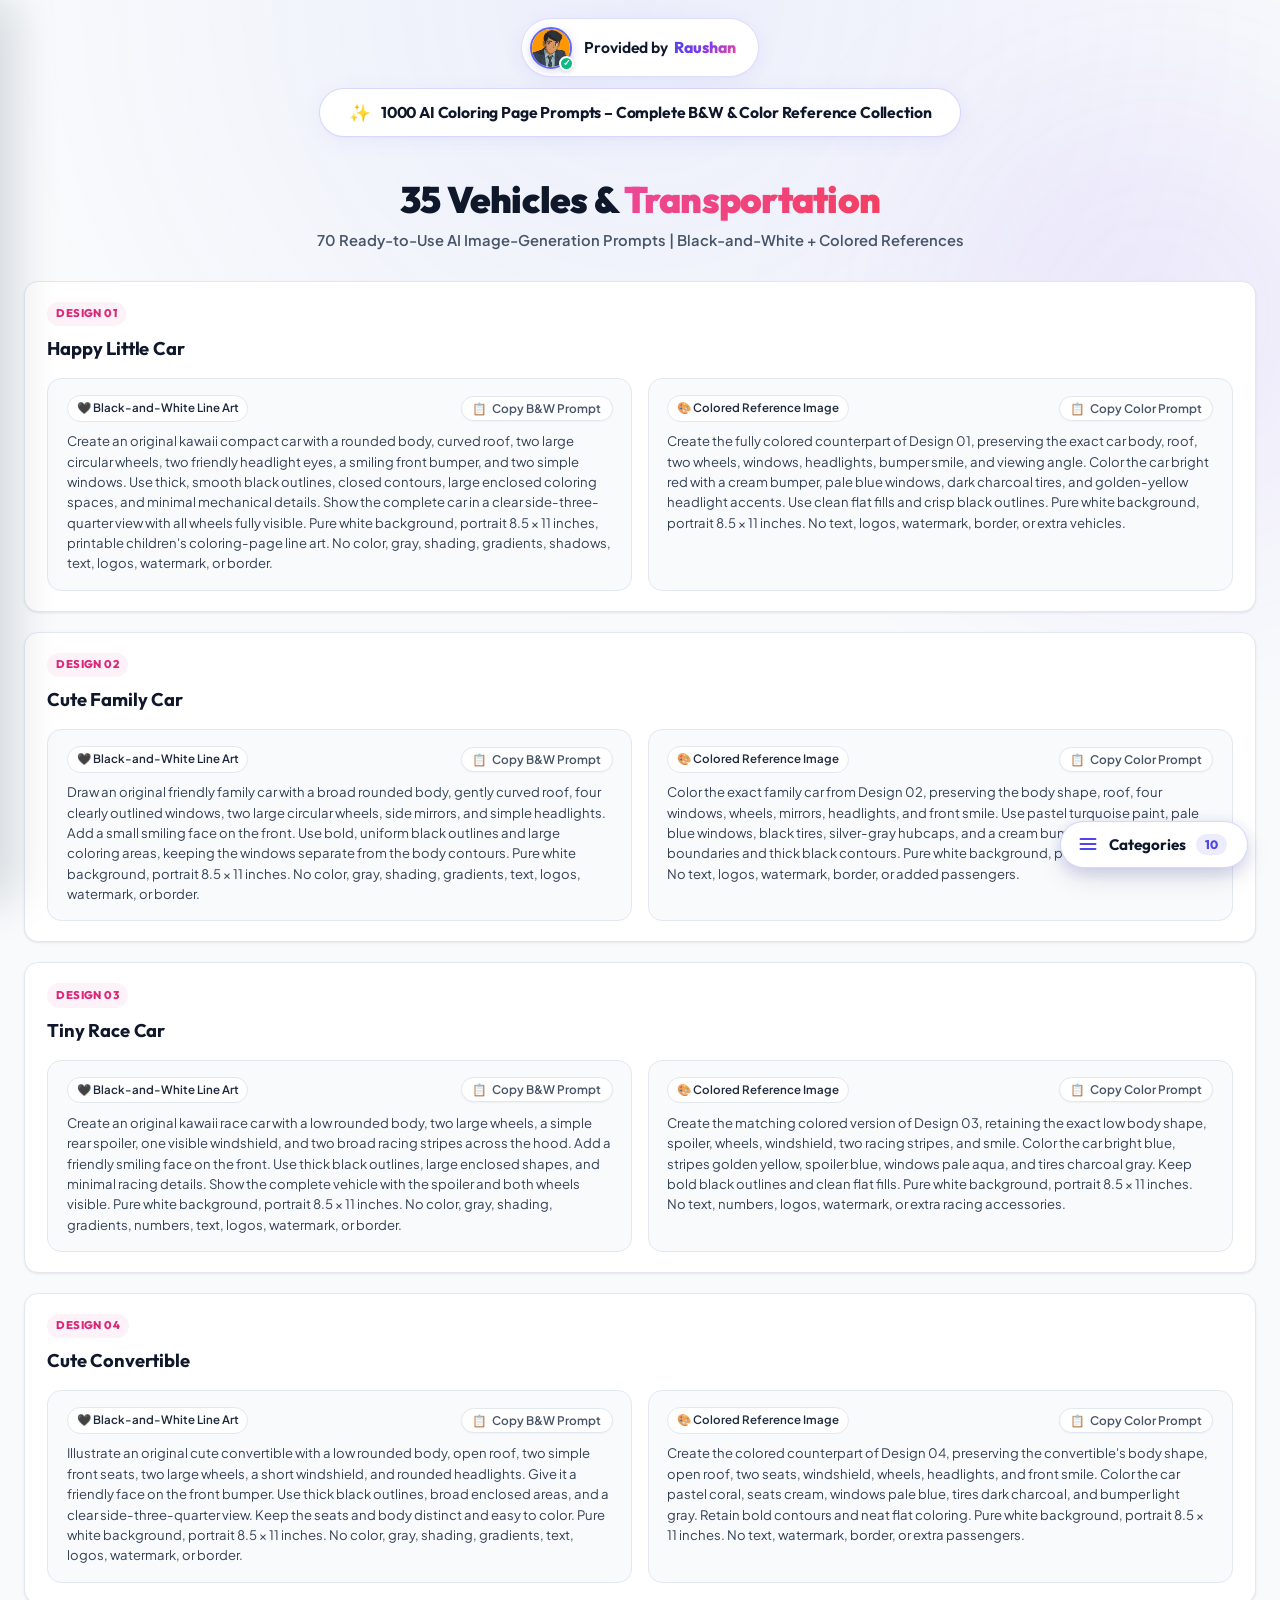
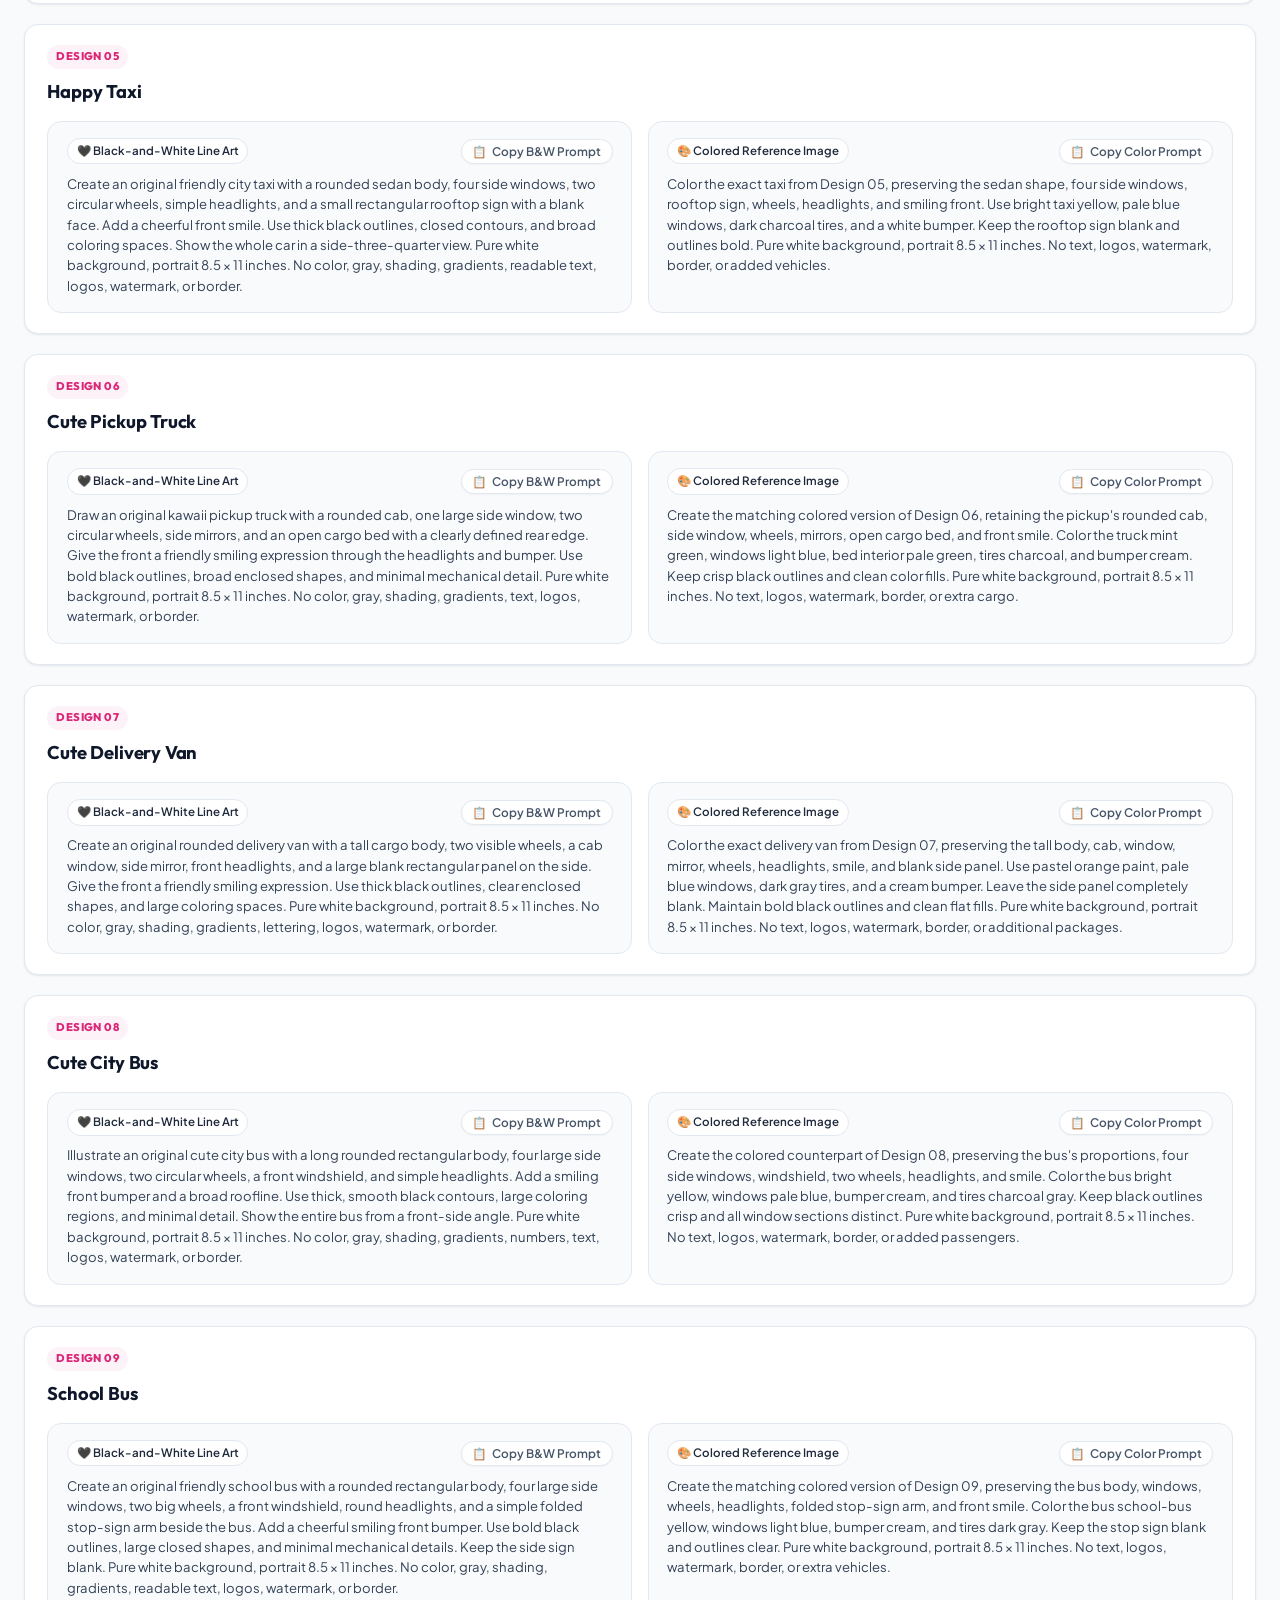
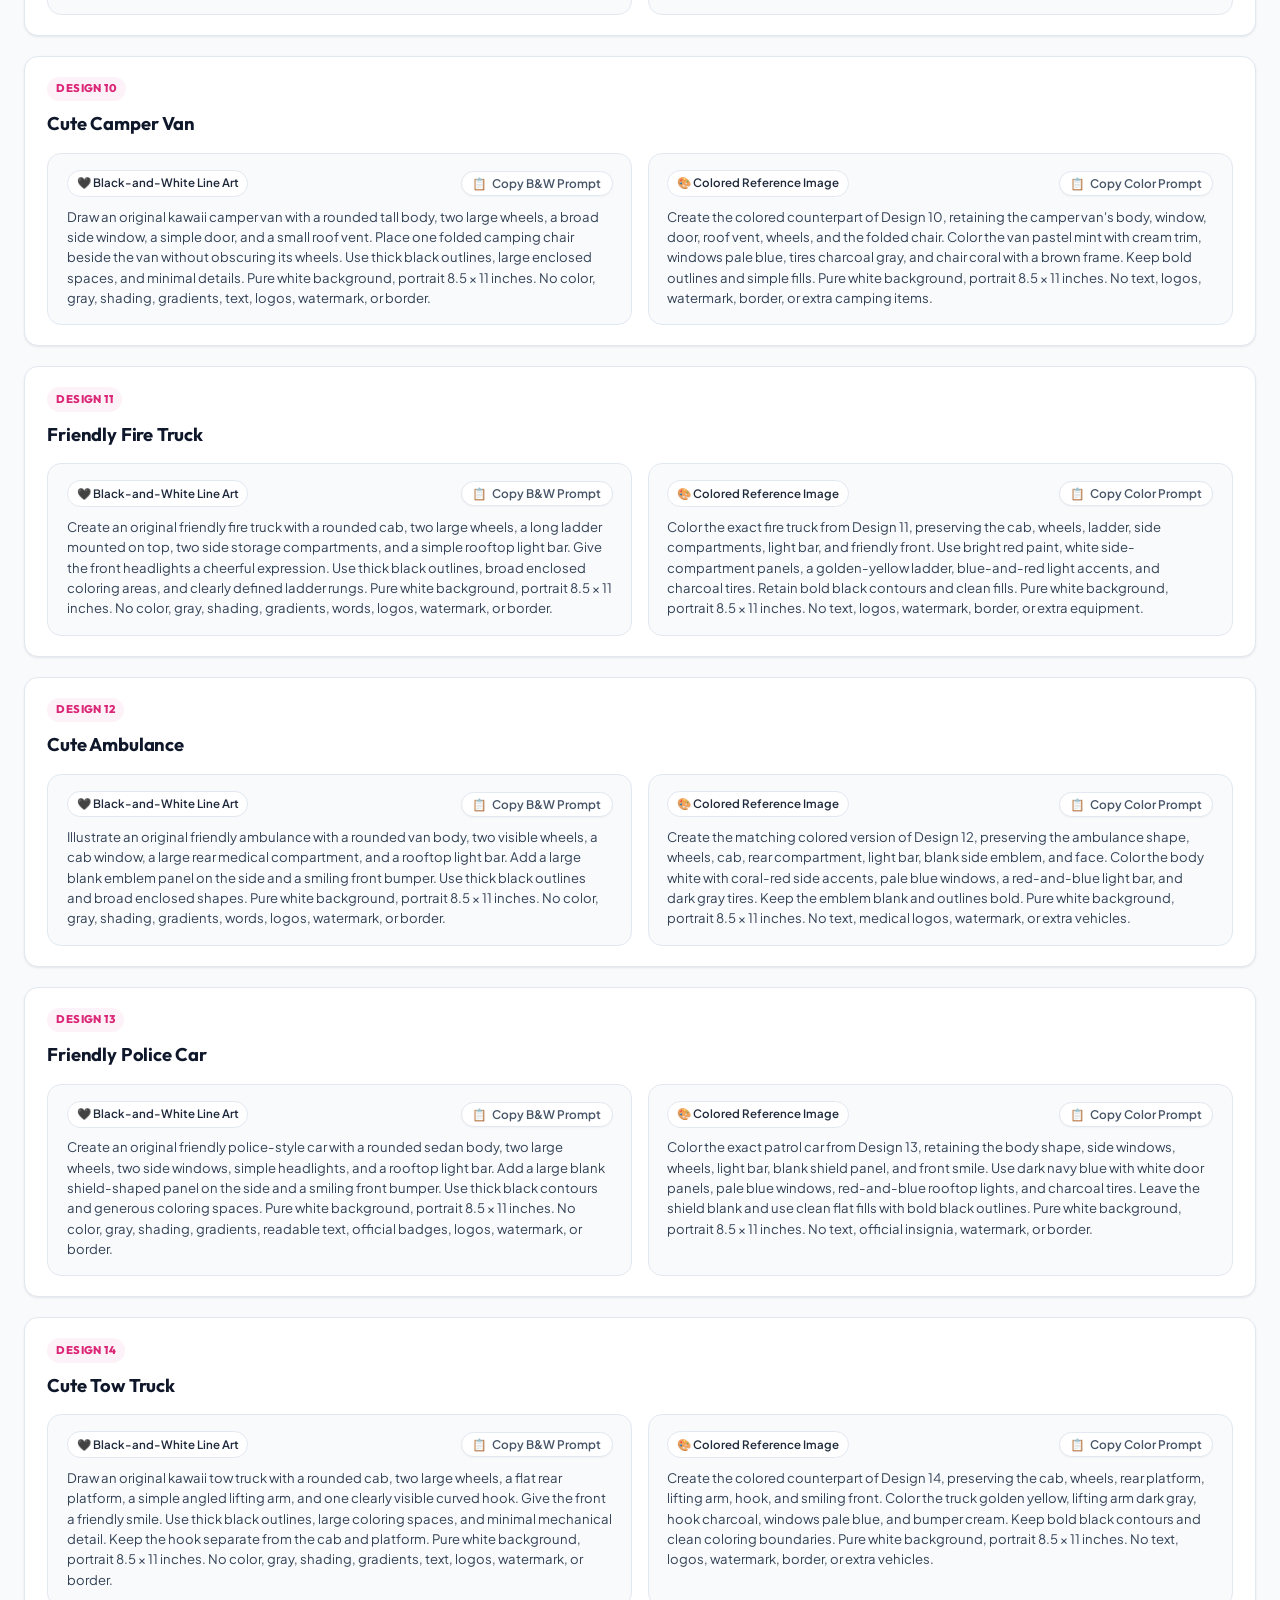
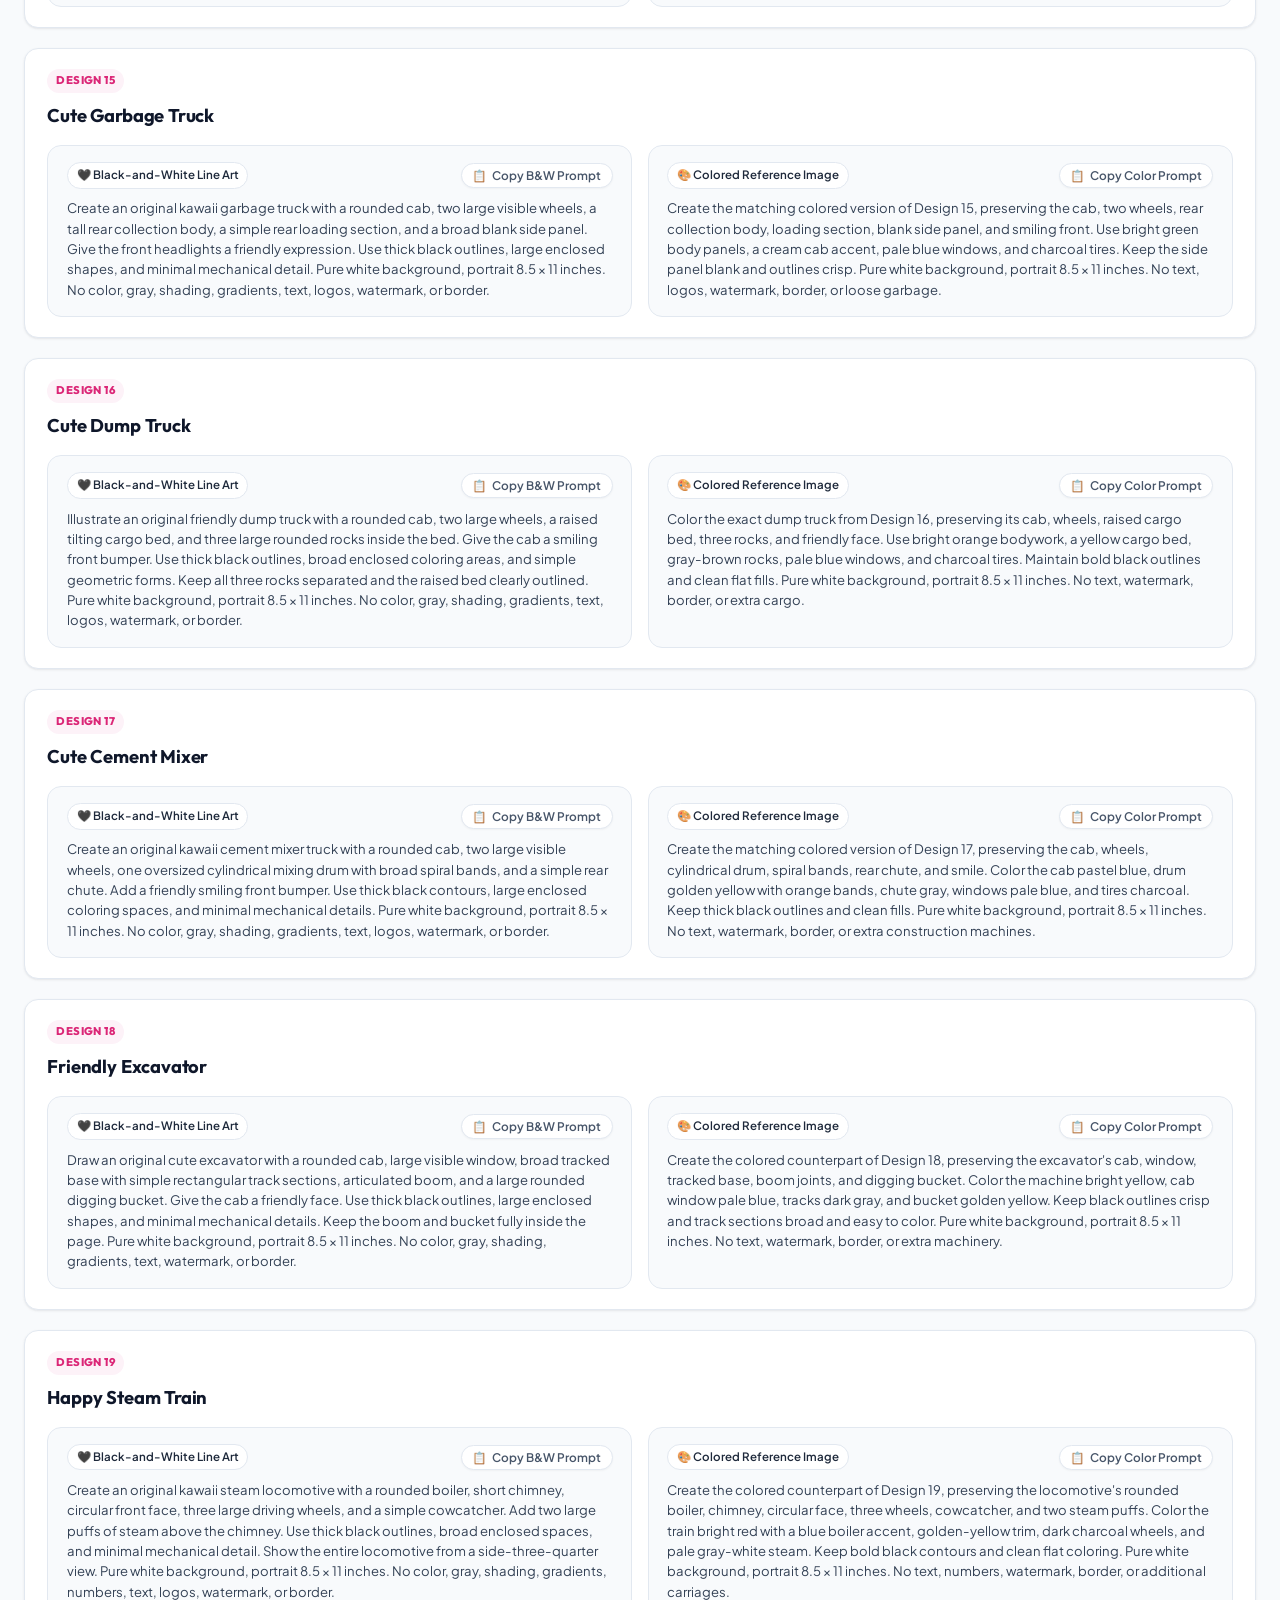
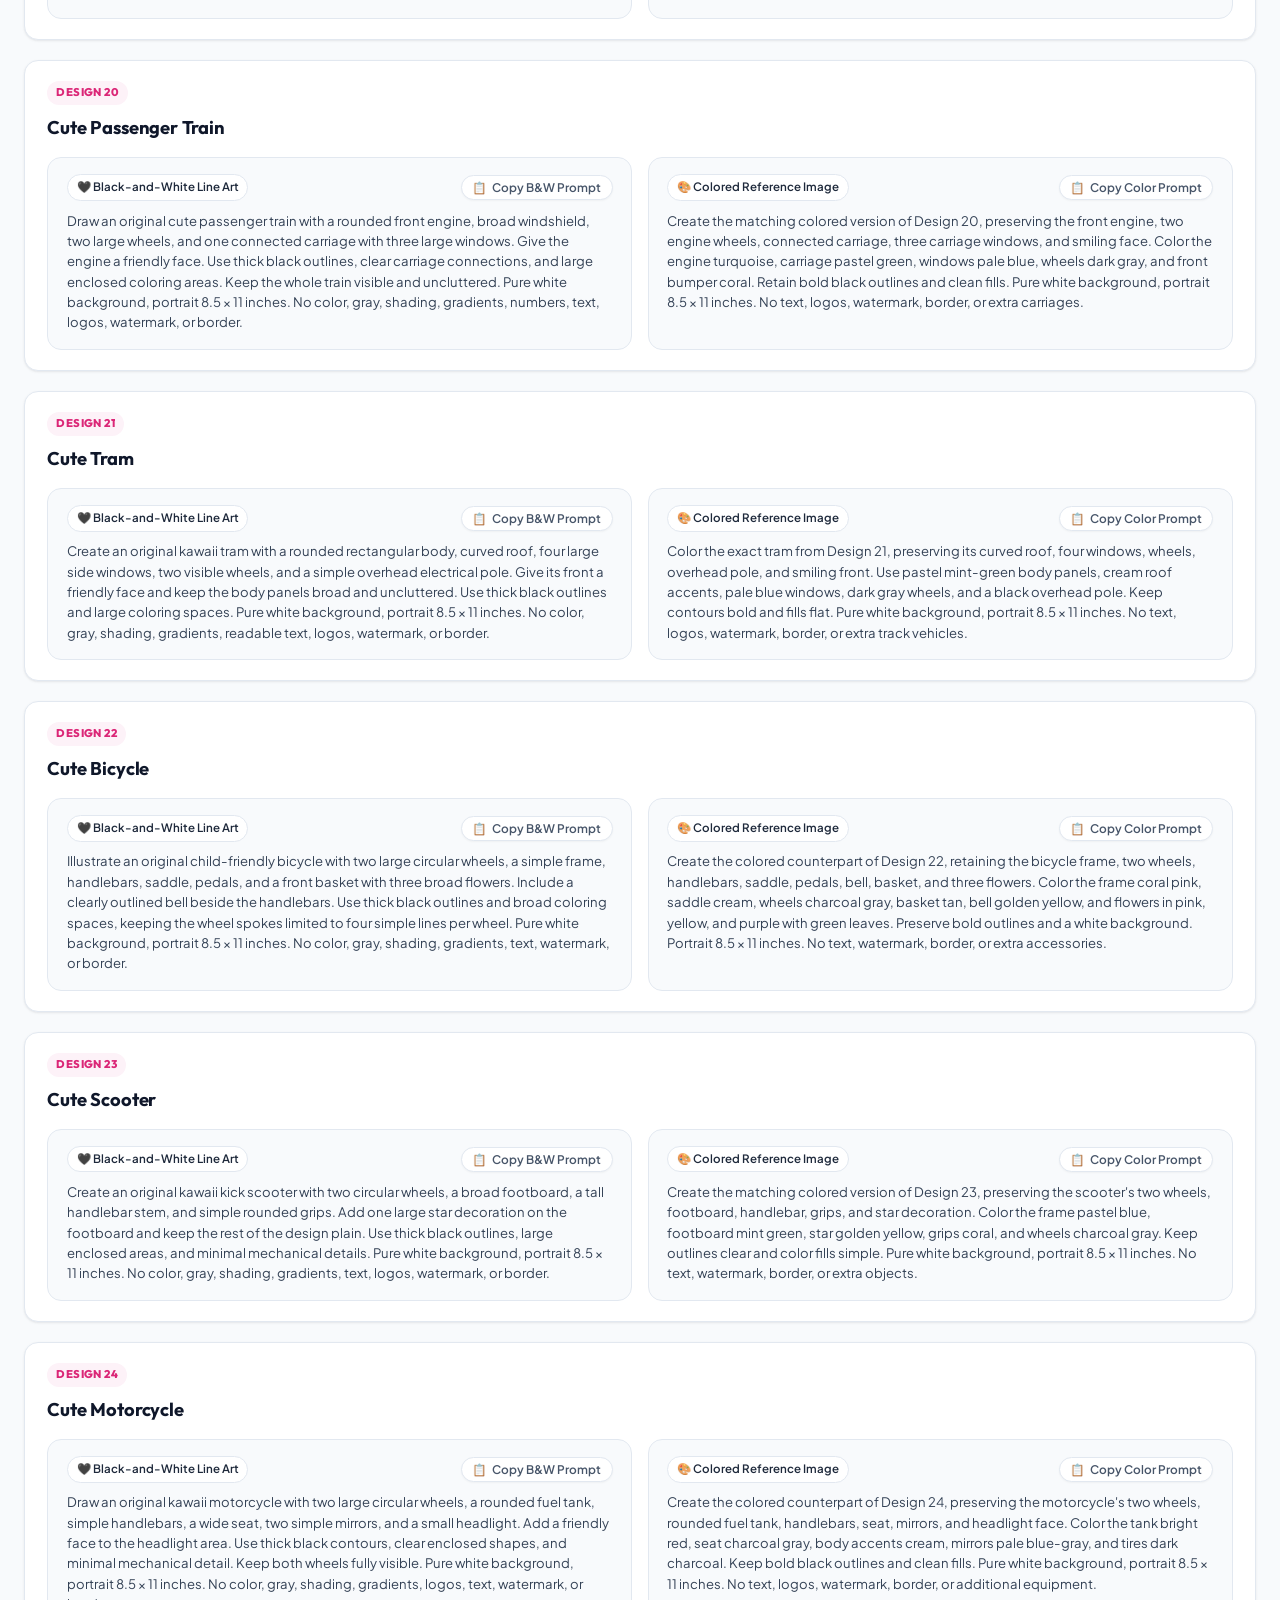
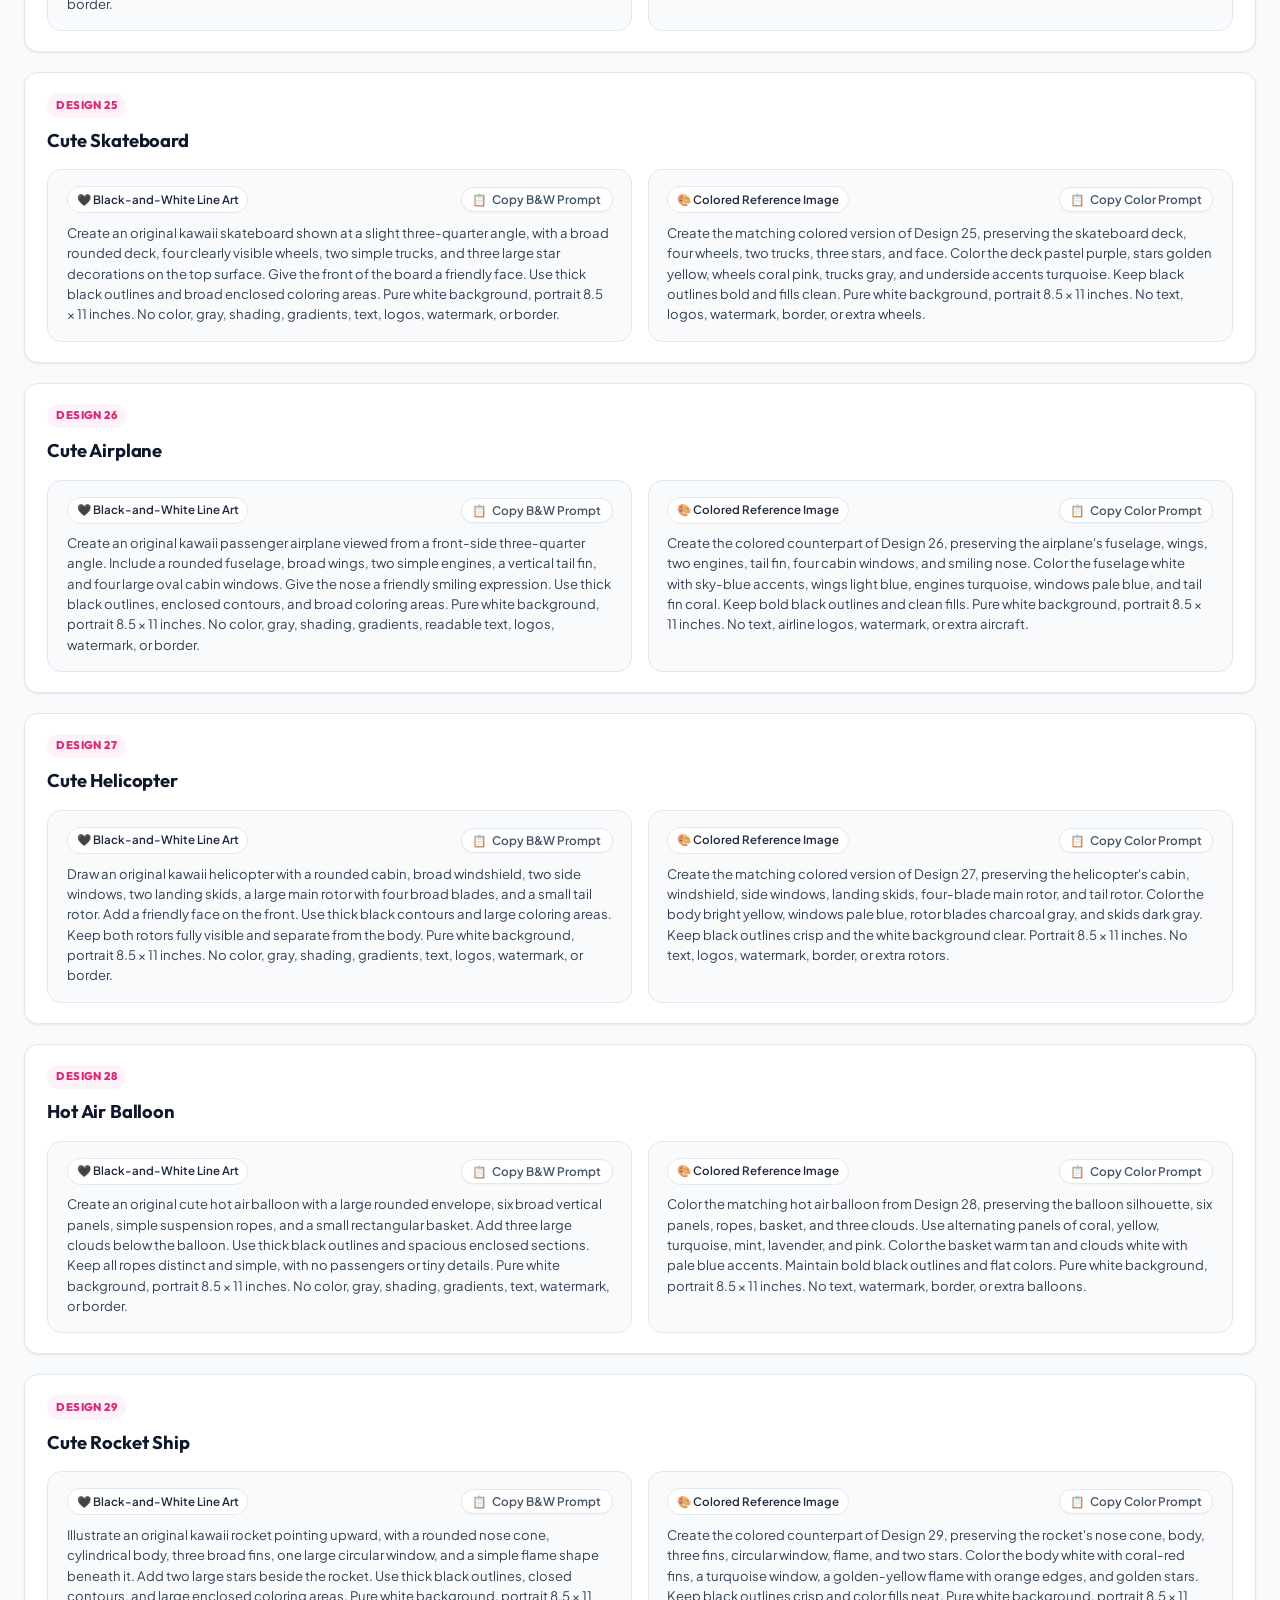
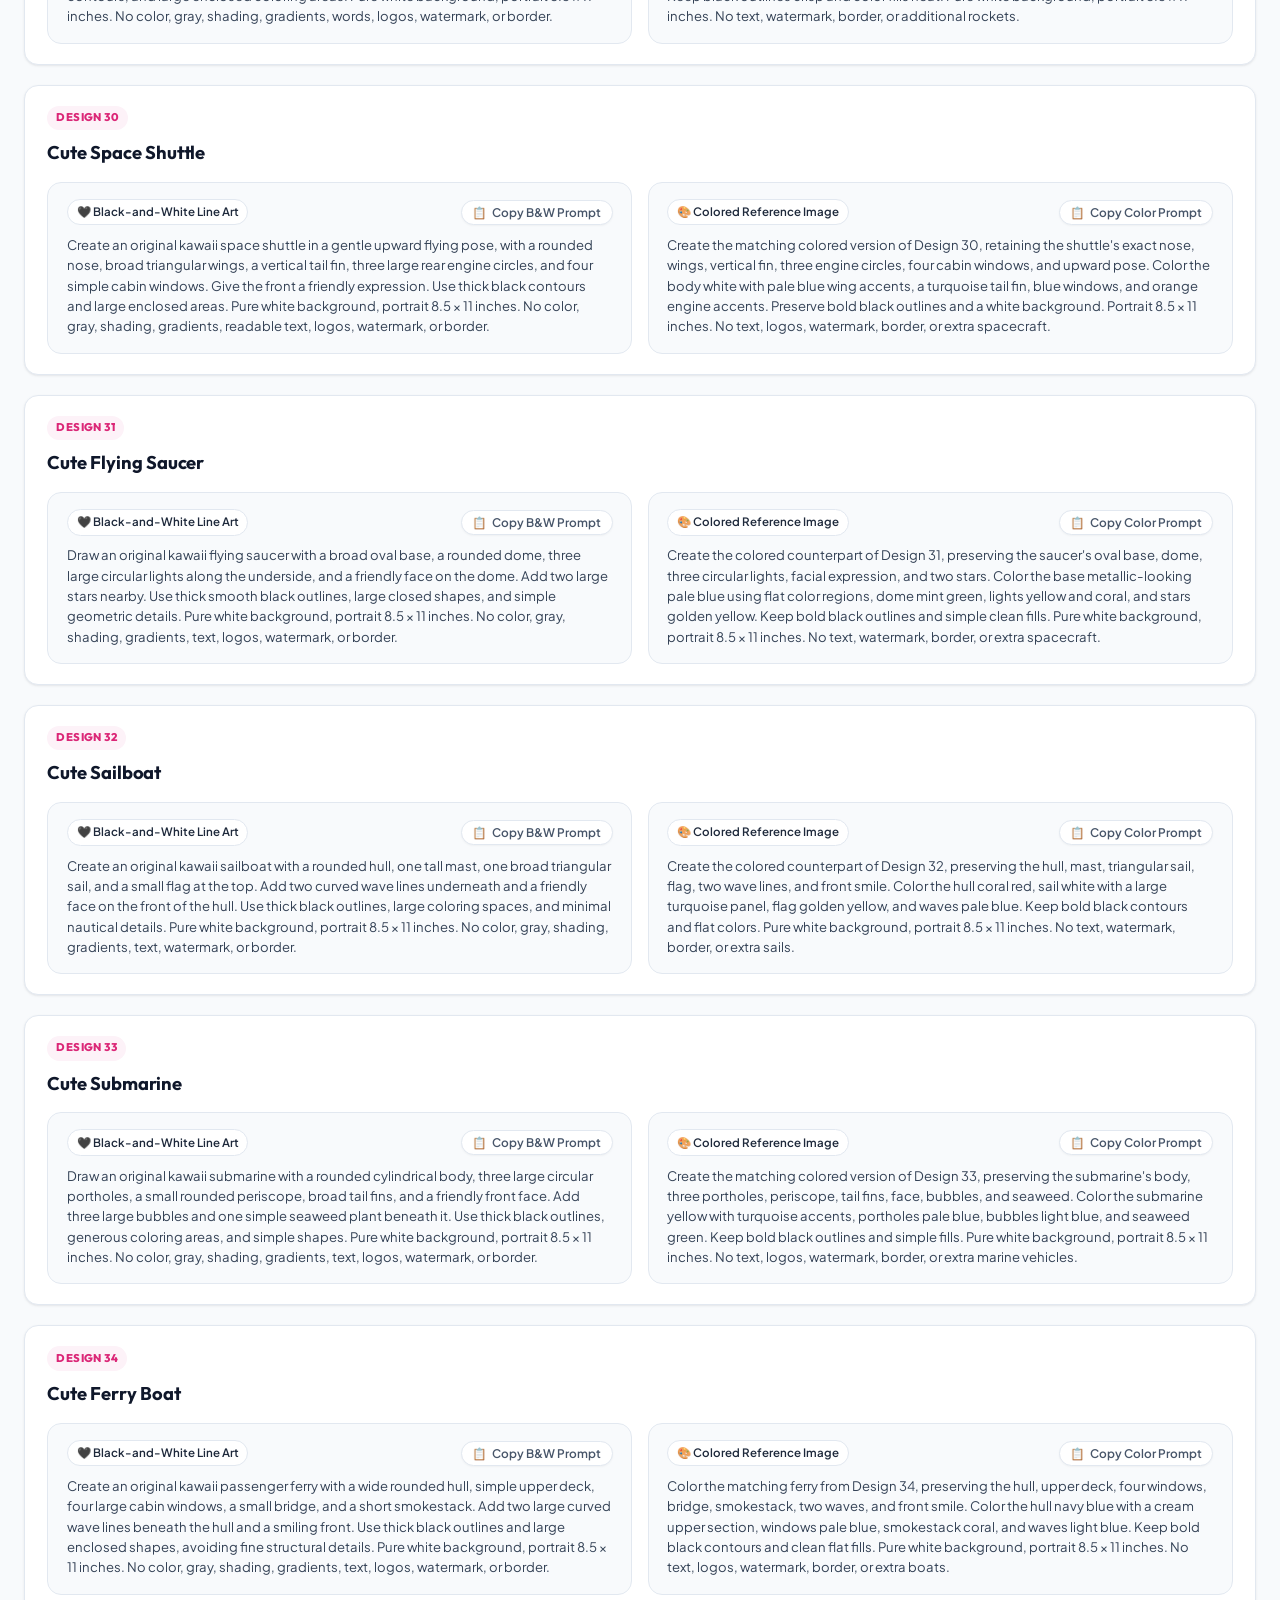
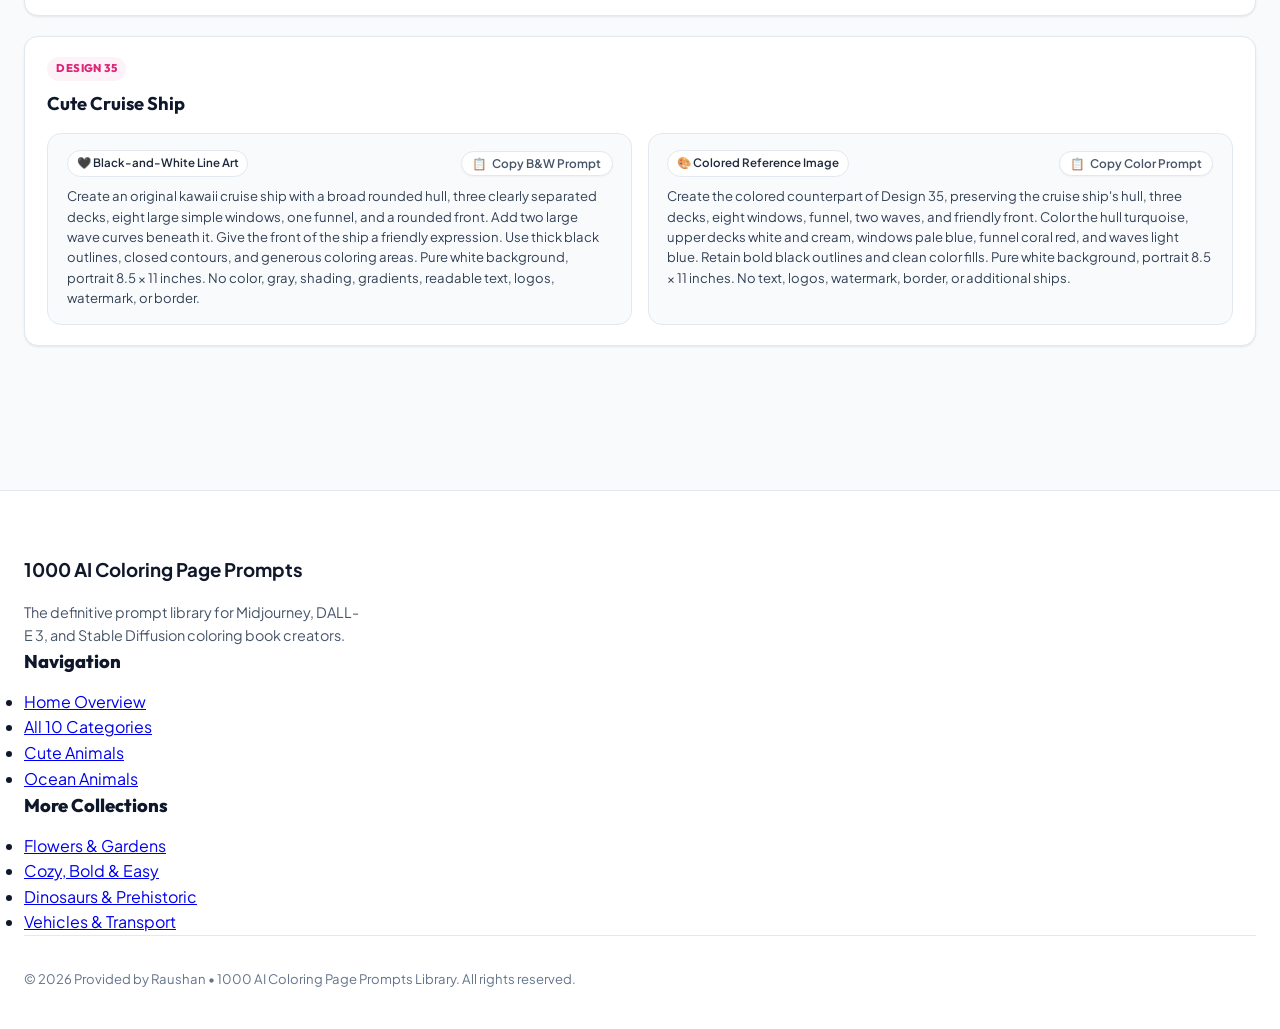
<file: pages/vehicles-transportation.html>
<!DOCTYPE html>
<html lang="en">
<head>
  <meta charset="UTF-8">
  <meta name="viewport" content="width=device-width, initial-scale=1.0">
  <title>35 Vehicles & Transportation Coloring Pages | 70 AI Image Prompts</title>
  <meta name="description" content="35 original vehicles, cars, trucks, trains, airplanes, and boats coloring designs with 70 paired AI image prompts (Black-and-White line art + colored references) for Midjourney & DALL-E 3.">
  <!-- Favicon / Logo -->
  <link rel="icon" type="image/jpeg" href="../raushan.jpg">
  <link rel="shortcut icon" href="../raushan.jpg">
  <link rel="apple-touch-icon" href="../raushan.jpg">
  <link rel="stylesheet" href="../style.css">
</head>
<body data-category-id="vehicles-transportation">
  <div class="ambient-glow"></div>
  <div class="ambient-orb orb-1"></div>

  <!-- Top Creator & Copyright Bar -->
  <header class="top-creator-bar">
    <a href="../index.html" class="creator-badge-pill" title="Official Collection Provided by Raushan – Back to Home">
      <div class="creator-avatar-wrap">
        <img src="../raushan.jpg" alt="Provided by Raushan" class="creator-avatar-img">
        <span class="creator-verified-badge" title="Verified Creator">✓</span>
      </div>
      <div class="creator-details">
        <span class="creator-name-text">Provided by <strong class="creator-highlight">Raushan</strong></span>
      </div>
    </a>
  </header>

  <!-- Top Header Sticker -->
  <div class="top-header-sticker-wrap">
    <a href="../index.html" class="top-header-sticker" title="1000 AI Coloring Page Prompts – Home">
      <span class="sticker-sparkle">✨</span>
      <span class="sticker-title">1000 AI Coloring Page Prompts – Complete B&W & Color Reference Collection</span>
    </a>
  </div>

  <!-- Floating Categories Button (Bottom Right) -->
  <button id="sidebar-toggle-btn" class="floating-categories-fab" aria-label="Open All 10 Categories" title="Open All 10 Categories">
    <svg width="20" height="20" viewBox="0 0 24 24" fill="none" stroke="currentColor" stroke-width="2.3" stroke-linecap="round" stroke-linejoin="round">
      <line x1="3" y1="12" x2="21" y2="12"></line>
      <line x1="3" y1="6" x2="21" y2="6"></line>
      <line x1="3" y1="18" x2="21" y2="18"></line>
    </svg>
    <span class="fab-label">Categories</span>
    <span class="fab-count-badge">10</span>
  </button>

  <!-- Offcanvas Categories Sidebar Drawer -->
  <div id="sidebar-overlay" class="sidebar-overlay" aria-hidden="true"></div>
  <aside id="app-sidebar" class="app-sidebar" aria-label="Categories Navigation">
    <div class="sidebar-header">
      <a href="../index.html" class="sidebar-brand">
        <img src="../raushan.jpg" alt="Raushan" class="sidebar-brand-avatar">
        <div>
          <h3>1000 AI <span class="brand-badge">Prompts</span></h3>
          <span class="sidebar-author-line">© Provided by Raushan</span>
        </div>
      </a>
      <button id="sidebar-close-btn" class="sidebar-close-btn" aria-label="Close sidebar">✕</button>
    </div>

    <div class="sidebar-body">
      <!-- Categories Header -->
      <div class="sidebar-section-header" style="margin-top: 0.25rem;">
        <span class="sidebar-section-title">All 10 Categories</span>
        <span class="sidebar-meta-badge">1000 Prompts</span>
      </div>

      <!-- Categories List -->
      <nav class="sidebar-categories-nav">
        <a href="cute-animals-pets.html" class="sidebar-cat-item">
          <div class="sidebar-cat-icon" style="background: rgba(255, 107, 139, 0.12); color: #FF6B8B;">🐾</div>
          <div class="sidebar-cat-info">
            <span class="sidebar-cat-name">Cute Animals & Pets</span>
            <span class="sidebar-cat-sub">75 Designs • 150 Prompts</span>
          </div>
          <span class="sidebar-cat-count">75</span>
        </a>

        <a href="ocean-sea-animals.html" class="sidebar-cat-item">
          <div class="sidebar-cat-icon" style="background: rgba(0, 198, 255, 0.12); color: #0099FF;">🐋</div>
          <div class="sidebar-cat-info">
            <span class="sidebar-cat-name">Ocean & Sea Animals</span>
            <span class="sidebar-cat-sub">40 Designs • 80 Prompts</span>
          </div>
          <span class="sidebar-cat-count">40</span>
        </a>

        <a href="kawaii-food-desserts.html" class="sidebar-cat-item">
          <div class="sidebar-cat-icon" style="background: rgba(243, 85, 162, 0.12); color: #F355A2;">🧁</div>
          <div class="sidebar-cat-info">
            <span class="sidebar-cat-name">Kawaii Food & Desserts</span>
            <span class="sidebar-cat-sub">50 Designs • 100 Prompts</span>
          </div>
          <span class="sidebar-cat-count">50</span>
        </a>

        <a href="flowers-gardens.html" class="sidebar-cat-item">
          <div class="sidebar-cat-icon" style="background: rgba(16, 185, 129, 0.12); color: #10B981;">🌸</div>
          <div class="sidebar-cat-info">
            <span class="sidebar-cat-name">Flowers & Gardens</span>
            <span class="sidebar-cat-sub">50 Designs • 100 Prompts</span>
          </div>
          <span class="sidebar-cat-count">50</span>
        </a>

        <a href="fantasy-magical-creatures.html" class="sidebar-cat-item">
          <div class="sidebar-cat-icon" style="background: rgba(139, 92, 246, 0.12); color: #8B5CF6;">✨</div>
          <div class="sidebar-cat-info">
            <span class="sidebar-cat-name">Fantasy & Magical</span>
            <span class="sidebar-cat-sub">40 Designs • 80 Prompts</span>
          </div>
          <span class="sidebar-cat-count">40</span>
        </a>

        <a href="dinosaurs-prehistoric.html" class="sidebar-cat-item">
          <div class="sidebar-cat-icon" style="background: rgba(245, 158, 11, 0.12); color: #F59E0B;">🦖</div>
          <div class="sidebar-cat-info">
            <span class="sidebar-cat-name">Dinosaurs & Prehistoric</span>
            <span class="sidebar-cat-sub">50 Designs • 100 Prompts</span>
          </div>
          <span class="sidebar-cat-count">50</span>
        </a>

        <a href="vehicles-transportation.html" class="sidebar-cat-item active">
          <div class="sidebar-cat-icon" style="background: rgba(236, 72, 153, 0.12); color: #EC4899;">🚀</div>
          <div class="sidebar-cat-info">
            <span class="sidebar-cat-name">Vehicles & Transport</span>
            <span class="sidebar-cat-sub">35 Designs • 70 Prompts</span>
          </div>
          <span class="sidebar-cat-count">35</span>
        </a>

        <a href="cozy-bold-easy.html" class="sidebar-cat-item">
          <div class="sidebar-cat-icon" style="background: rgba(249, 115, 22, 0.12); color: #F97316;">☕</div>
          <div class="sidebar-cat-info">
            <span class="sidebar-cat-name">Cozy, Bold & Easy</span>
            <span class="sidebar-cat-sub">75 Designs • 150 Prompts</span>
          </div>
          <span class="sidebar-cat-count">75</span>
        </a>

        <a href="relaxation-mindfulness.html" class="sidebar-cat-item">
          <div class="sidebar-cat-icon" style="background: rgba(6, 182, 212, 0.12); color: #06B6D4;">🧘</div>
          <div class="sidebar-cat-info">
            <span class="sidebar-cat-name">Relaxation & Mandalas</span>
            <span class="sidebar-cat-sub">35 Designs • 70 Prompts</span>
          </div>
          <span class="sidebar-cat-count">35</span>
        </a>

        <a href="seasonal-holiday.html" class="sidebar-cat-item">
          <div class="sidebar-cat-icon" style="background: rgba(225, 29, 72, 0.12); color: #E11D48;">🎄</div>
          <div class="sidebar-cat-info">
            <span class="sidebar-cat-name">Seasonal & Holiday</span>
            <span class="sidebar-cat-sub">50 Designs • 100 Prompts</span>
          </div>
          <span class="sidebar-cat-count">50</span>
        </a>
      </nav>
    </div>

    <div class="sidebar-footer">
      <div style="font-size: 0.8rem; color: var(--text-muted); font-weight: 500;">
        © 2026 Provided by Raushan • Light Edition
      </div>
    </div>
  </aside>

  <main class="section-container" style="padding-top: 2rem;">
    <!-- Category Hero Header -->
    <div style="text-align: center; max-width: 900px; margin: 0 auto 2.5rem;">
      <h1 class="hero-title" style="margin-bottom: 0.75rem; font-size: clamp(2rem, 4vw, 2.85rem);">
        35 Vehicles & <span style="background: linear-gradient(135deg, #EC4899, #F43F5E); -webkit-background-clip: text; -webkit-text-fill-color: transparent;">Transportation</span>
      </h1>

      <p style="color: var(--text-primary); font-size: 1.15rem; font-weight: 700; margin-bottom: 0.75rem;">
        70 Ready-to-Use AI Image-Generation Prompts | Black-and-White + Colored References
      </p>
    </div>





    <!-- Paired Prompts Container -->
    <div id="paired-prompts-container" class="paired-cards-container"></div>

    <!-- Empty State -->
    <div id="vehicles-no-results" style="display: none; text-align: center; padding: 4rem 1rem; background: #FFFFFF; border: 1px dashed var(--border-subtle); border-radius: var(--radius-lg);">
      <div style="font-size: 3rem; margin-bottom: 1rem;">🚀</div>
      <h3>No vehicles matched your search</h3>
      <p style="color: var(--text-secondary); margin-top: 0.5rem;">Try another keyword like race car, fire truck, train, rocket, or submarine.</p>
      <button id="reset-filter-btn" class="btn btn-secondary" style="margin-top: 1rem;">Reset Search & Filters</button>
    </div>


  </main>

  <div id="toast-container" class="toast-container"></div>

  <!-- Site Footer -->
  <footer class="site-footer">
    <div class="footer-container">
      <div class="footer-brand">
        <h3>1000 AI Coloring Page Prompts</h3>
        <p>The definitive prompt library for Midjourney, DALL-E 3, and Stable Diffusion coloring book creators.</p>
      </div>
      <div class="footer-links-col">
        <h4>Navigation</h4>
        <ul>
          <li><a href="../index.html">Home Overview</a></li>
          <li><a href="#" onclick="document.getElementById('sidebar-toggle-btn').click(); return false;">All 10 Categories</a></li>
          <li><a href="cute-animals-pets.html">Cute Animals</a></li>
          <li><a href="ocean-sea-animals.html">Ocean Animals</a></li>
        </ul>
      </div>
      <div class="footer-links-col">
        <h4>More Collections</h4>
        <ul>
          <li><a href="flowers-gardens.html">Flowers & Gardens</a></li>
          <li><a href="cozy-bold-easy.html">Cozy, Bold & Easy</a></li>
          <li><a href="dinosaurs-prehistoric.html">Dinosaurs & Prehistoric</a></li>
          <li><a href="vehicles-transportation.html">Vehicles & Transport</a></li>
        </ul>
      </div>
    </div>
    <div class="footer-bottom">
      <p>© 2026 Provided by Raushan • 1000 AI Coloring Page Prompts Library. All rights reserved.</p>
    </div>
  </footer>

  <!-- Scripts -->
  <script src="../prompts-data.js"></script>
  <script src="vehicles-data.js?v=2"></script>
  <script>
    (function() {
      // Sidebar drawer controls
      const sidebar = document.getElementById('app-sidebar');
      const overlay = document.getElementById('sidebar-overlay');
      const toggleBtn = document.getElementById('sidebar-toggle-btn');
      const closeBtn = document.getElementById('sidebar-close-btn');

      function openSidebar() {
        if (sidebar && overlay) {
          sidebar.classList.add('open');
          overlay.classList.add('open');
          document.body.style.overflow = 'hidden';
        }
      }

      function closeSidebar() {
        if (sidebar && overlay) {
          sidebar.classList.remove('open');
          overlay.classList.remove('open');
          document.body.style.overflow = '';
        }
      }

      if (toggleBtn) toggleBtn.addEventListener('click', openSidebar);
      if (closeBtn) closeBtn.addEventListener('click', closeSidebar);
      if (overlay) overlay.addEventListener('click', closeSidebar);

      // Interactive Paired Prompts Controller
      let activeCategory = 'all';
      let searchQuery = '';
      let viewMode = 'both'; // 'both', 'bw', 'color'

      const container = document.getElementById('paired-prompts-container');
      const noResultsEl = document.getElementById('vehicles-no-results');
      const searchInput = document.getElementById('vehicles-search-input');
      const searchClearBtn = document.getElementById('vehicles-search-clear');
      const resetBtn = document.getElementById('reset-filter-btn');
      const filterPills = document.querySelectorAll('.filter-pill[data-cat]');
      const viewModeBtns = document.querySelectorAll('.view-mode-btn[data-mode]');
      const toastContainer = document.getElementById('toast-container');
      const copyChecklistBtn = document.getElementById('copy-checklist-btn');

      // Toast notification
      function showToast(message, icon = '✓') {
        const toast = document.createElement('div');
        toast.className = 'toast';
        toast.innerHTML = `<span style="color:#DB2777; font-weight:800;">${icon}</span> <span>${message}</span>`;
        toastContainer.appendChild(toast);
        setTimeout(() => toast.remove(), 2600);
      }

      // Clipboard helper
      function copyText(text, btnElement, successMsg = 'Copied to clipboard!') {
        if (navigator.clipboard && navigator.clipboard.writeText) {
          navigator.clipboard.writeText(text).then(() => {
            handleCopied(btnElement, successMsg);
          }).catch(() => fallbackCopy(text, btnElement, successMsg));
        } else {
          fallbackCopy(text, btnElement, successMsg);
        }
      }

      function fallbackCopy(text, btnElement, successMsg) {
        const ta = document.createElement('textarea');
        ta.value = text;
        ta.style.position = 'fixed';
        ta.style.left = '-9999px';
        document.body.appendChild(ta);
        ta.select();
        document.execCommand('copy');
        ta.remove();
        handleCopied(btnElement, successMsg);
      }

      function handleCopied(btn, msg) {
        showToast(msg);
        if (btn) {
          const original = btn.innerHTML;
          btn.classList.add('copied');
          btn.innerHTML = `<span>✓</span> <span>Copied!</span>`;
          setTimeout(() => {
            btn.classList.remove('copied');
            btn.innerHTML = original;
          }, 2000);
        }
      }

      // Filter Data
      function getFilteredDesigns() {
        const sourceData = (typeof window.VEHICLES_DATA !== 'undefined' && Array.isArray(window.VEHICLES_DATA) && window.VEHICLES_DATA.length > 0)
          ? window.VEHICLES_DATA
          : (typeof VEHICLES_DATA !== 'undefined' && Array.isArray(VEHICLES_DATA) ? VEHICLES_DATA : []);

        return sourceData.filter(item => {
          // Category filter
          if (activeCategory !== 'all' && item.categoryNum !== Number(activeCategory)) {
            return false;
          }
          // Search query
          if (searchQuery) {
            const q = searchQuery.toLowerCase().trim();
            const inTitle = item.title.toLowerCase().includes(q);
            const inScene = item.scene.toLowerCase().includes(q);
            const inBw = item.bwPrompt.toLowerCase().includes(q);
            const inColor = item.colorPrompt.toLowerCase().includes(q);
            const inNum = item.designNumber.toLowerCase().includes(q);
            if (!inTitle && !inScene && !inBw && !inColor && !inNum) {
              return false;
            }
          }
          return true;
        });
      }

      // Render Cards
      function renderCards() {
        const designs = getFilteredDesigns();

        if (designs.length === 0) {
          container.innerHTML = '';
          noResultsEl.style.display = 'block';
          return;
        }

        noResultsEl.style.display = 'none';
        container.innerHTML = '';

        const frag = document.createDocumentFragment();

        designs.forEach(item => {
          const card = document.createElement('div');
          card.className = 'paired-card';
          card.id = `design-${item.id}`;

          const showBw = viewMode === 'both' || viewMode === 'bw';
          const showColor = viewMode === 'both' || viewMode === 'color';
          const gridClass = (viewMode === 'bw' || viewMode === 'color') ? 'single-col' : '';

          card.innerHTML = `
            <div class="paired-card-header">
              <div class="paired-card-top-row">
                <div class="paired-badges-group">
                  <span class="design-num-badge" style="background:#FDF2F8; color:#DB2777; border-color:#FBCFE8;">${item.designNumber}</span>
                </div>
              </div>

              <h2 class="paired-title">${item.title}</h2>
            </div>

            <div class="paired-prompts-grid ${gridClass}">
              ${showBw ? `
                <div class="prompt-panel bw">
                  <div class="panel-header">
                    <span class="panel-badge bw">🖤 Black-and-White Line Art</span>
                    <button class="panel-copy-btn" data-copy-type="bw" data-id="${item.id}">
                      <span>📋</span> Copy B&W Prompt
                    </button>
                  </div>
                  <div class="panel-text" title="Black-and-White Image Prompt">${item.bwPrompt}</div>
                </div>
              ` : ''}

              ${showColor ? `
                <div class="prompt-panel color">
                  <div class="panel-header">
                    <span class="panel-badge color">🎨 Colored Reference Image</span>
                    <button class="panel-copy-btn" data-copy-type="color" data-id="${item.id}">
                      <span>📋</span> Copy Color Prompt
                    </button>
                  </div>
                  <div class="panel-text" title="Colored Reference Image Prompt">${item.colorPrompt}</div>
                </div>
              ` : ''}
            </div>
          `;

          frag.appendChild(card);
        });

        container.appendChild(frag);
      }

      // Event delegation for copy buttons
      container.addEventListener('click', (e) => {
        const copyBtn = e.target.closest('[data-copy-type]');
        if (!copyBtn) return;

        const copyType = copyBtn.getAttribute('data-copy-type');
        const designId = Number(copyBtn.getAttribute('data-id'));

        const sourceData = (typeof window.VEHICLES_DATA !== 'undefined' && Array.isArray(window.VEHICLES_DATA) && window.VEHICLES_DATA.length > 0)
          ? window.VEHICLES_DATA
          : (typeof VEHICLES_DATA !== 'undefined' && Array.isArray(VEHICLES_DATA) ? VEHICLES_DATA : []);

        const design = sourceData.find(d => d.id === designId);
        if (!design) return;

        if (copyType === 'bw') {
          copyText(design.bwPrompt, copyBtn, `Copied B&W prompt for ${design.designNumber}!`);
        } else if (copyType === 'color') {
          copyText(design.colorPrompt, copyBtn, `Copied Colored Reference prompt for ${design.designNumber}!`);
        } else if (copyType === 'both') {
          const combined = `### ${design.designNumber} — ${design.title}\n**Scene:** ${design.scene}\n\n**BLACK-AND-WHITE IMAGE PROMPT**\n${design.bwPrompt}\n\n**COLORED REFERENCE IMAGE PROMPT**\n${design.colorPrompt}`;
          copyText(combined, copyBtn, `Copied paired prompts for ${design.designNumber}!`);
        }
      });

      // Filter Pill clicks
      filterPills.forEach(pill => {
        pill.addEventListener('click', () => {
          filterPills.forEach(p => p.classList.remove('active'));
          pill.classList.add('active');
          activeCategory = pill.getAttribute('data-cat');
          renderCards();
        });
      });

      // View Mode Toggle
      viewModeBtns.forEach(btn => {
        btn.addEventListener('click', () => {
          viewModeBtns.forEach(b => b.classList.remove('active'));
          btn.classList.add('active');
          viewMode = btn.getAttribute('data-mode');
          renderCards();
        });
      });

      // Search events
      if (searchInput) {
        searchInput.addEventListener('input', (e) => {
          searchQuery = e.target.value;
          renderCards();
        });
      }

      if (searchClearBtn) {
        searchClearBtn.addEventListener('click', () => {
          if (searchInput) {
            searchInput.value = '';
            searchQuery = '';
            renderCards();
            searchInput.focus();
          }
        });
      }

      if (resetBtn) {
        resetBtn.addEventListener('click', () => {
          if (searchInput) searchInput.value = '';
          searchQuery = '';
          activeCategory = 'all';
          filterPills.forEach((p, idx) => {
            if (idx === 0) p.classList.add('active');
            else p.classList.remove('active');
          });
          renderCards();
        });
      }

      // Copy Quality Checklist
      if (copyChecklistBtn) {
        copyChecklistBtn.addEventListener('click', () => {
          const checklistText = `# FINAL IMAGE QUALITY CHECKLIST (35 VEHICLES & TRANSPORTATION)

Before including the generated images in your commercial digital product:

1. Generate every black-and-white illustration individually.
2. Upload its black-and-white counterpart as a visual reference when generating the colored version.
3. Verify that vehicle shapes, wheels, windows, wings, fins, doors, and decorative features match between both versions.
4. Ensure the coloring pages use thick, clear outlines, closed contours, and large coloring spaces.
5. Inspect AI outputs for missing wheels, distorted vehicle geometry, duplicate parts, unwanted text, or messy color fills.
6. Confirm the actual output dimensions and Amazon KDP trim, margin, and bleed requirements.
7. Verify the commercial-use terms of your image-generation tool and comply with applicable KDP AI-content disclosure requirements.

## Collection Summary
- 35 original Vehicles & Transportation designs
- 35 black-and-white image prompts
- 35 matching colored-reference prompts
- 70 individual image-generation prompts total`;
          copyText(checklistText, copyChecklistBtn, 'Copied Quality Checklist to clipboard!');
        });
      }

      // Initial execution
      renderCards();

      // Lifecycle hooks to guarantee initial render
      if (document.readyState === 'loading') {
        document.addEventListener('DOMContentLoaded', renderCards);
      }
      window.addEventListener('load', renderCards);
    })();
  </script>
</body>
</html>
</file>
<file: style.css>
/* ==========================================================================
   PROMPTVAULT 500 - DESIGN SYSTEM & STYLESHEET
   Aesthetics: Clean, Premium Modern Light Design System with Glassmorphism
   ========================================================================== */

@import url('https://fonts.googleapis.com/css2?family=JetBrains+Mono:wght@400;500;600&family=Outfit:wght@400;500;600;700;800;900&family=Plus+Jakarta+Sans:wght@300;400;500;600;700&display=swap');

:root {
  /* Premium Pure Light Theme Palette */
  --bg-primary: #F8FAFC;
  --bg-secondary: #FFFFFF;
  --bg-card: #FFFFFF;
  --bg-card-hover: #FFFFFF;
  --bg-input: #F1F5F9;
  --bg-glass: rgba(255, 255, 255, 0.9);
  --bg-modal: #FFFFFF;
  
  --border-subtle: #E2E8F0;
  --border-card: #CBD5E1;
  --border-glow: rgba(99, 102, 241, 0.25);
  
  --text-primary: #0F172A;
  --text-secondary: #475569;
  --text-muted: #64748B;
  --text-inverse: #FFFFFF;
  
  /* Vibrant Brand Accents */
  --accent-primary: #6366F1;
  --accent-primary-hover: #4F46E5;
  --accent-cyan: #0891B2;
  --accent-pink: #DB2777;
  --accent-amber: #D97706;
  --accent-emerald: #059669;
  --accent-purple: #7C3AED;
  
  --gradient-brand: linear-gradient(135deg, #6366F1 0%, #8B5CF6 50%, #EC4899 100%);
  --gradient-glow: radial-gradient(circle at 50% 0%, rgba(99, 102, 241, 0.08), transparent 70%);
  --gradient-card: linear-gradient(145deg, #FFFFFF 0%, #F8FAFC 100%);
  
  /* Modern Crisp Shadows */
  --shadow-sm: 0 1px 3px rgba(15, 23, 42, 0.06), 0 1px 2px rgba(15, 23, 42, 0.04);
  --shadow-md: 0 4px 16px rgba(15, 23, 42, 0.07), 0 2px 6px rgba(15, 23, 42, 0.04);
  --shadow-lg: 0 12px 32px rgba(15, 23, 42, 0.09), 0 4px 12px rgba(15, 23, 42, 0.04);
  --shadow-glow: 0 0 20px rgba(99, 102, 241, 0.2);
  --shadow-neon-pink: 0 0 20px rgba(236, 72, 153, 0.2);
  
  /* Layout & Sizing */
  --radius-sm: 8px;
  --radius-md: 14px;
  --radius-lg: 20px;
  --radius-xl: 28px;
  --radius-full: 9999px;
  
  --font-heading: 'Outfit', sans-serif;
  --font-body: 'Plus Jakarta Sans', sans-serif;
  --font-mono: 'JetBrains Mono', monospace;
  
  --transition-fast: 0.18s cubic-bezier(0.4, 0, 0.2, 1);
  --transition-normal: 0.28s cubic-bezier(0.4, 0, 0.2, 1);
  --transition-bounce: 0.4s cubic-bezier(0.34, 1.56, 0.64, 1);
}

/* ==========================================================================
   BASE & RESET
   ========================================================================== */
*, *::before, *::after {
  box-sizing: border-box;
  margin: 0;
  padding: 0;
}

html {
  scroll-behavior: smooth;
  font-size: 16px;
}

body {
  font-family: var(--font-body);
  background-color: var(--bg-primary);
  color: var(--text-primary);
  line-height: 1.6;
  min-height: 100vh;
  position: relative;
  overflow-x: hidden;
}

/* Background Ambient Lighting */
.ambient-glow {
  position: fixed;
  top: 0;
  left: 50%;
  transform: translateX(-50%);
  width: 100vw;
  height: 650px;
  background: var(--gradient-glow);
  pointer-events: none;
  z-index: 0;
}

.ambient-orb {
  position: fixed;
  border-radius: 50%;
  filter: blur(120px);
  pointer-events: none;
  z-index: 0;
  opacity: 0.09;
}

.orb-1 {
  width: 450px;
  height: 450px;
  background: var(--accent-purple);
  top: 10%;
  right: -100px;
}

.orb-2 {
  width: 400px;
  height: 400px;
  background: var(--accent-cyan);
  bottom: 15%;
  left: -80px;
}

/* Custom Scrollbars */
::-webkit-scrollbar {
  width: 8px;
  height: 8px;
}

::-webkit-scrollbar-track {
  background: var(--bg-primary);
}

::-webkit-scrollbar-thumb {
  background: rgba(0, 0, 0, 0.18);
  border-radius: var(--radius-full);
}

::-webkit-scrollbar-thumb:hover {
  background: var(--accent-primary);
}

/* ==========================================================================
   TOP CREATOR COPYRIGHT BAR (Provided by Raushan)
   ========================================================================== */
.top-creator-bar {
  width: 100%;
  display: flex;
  justify-content: center;
  align-items: center;
  padding: 1.15rem 1rem 0.25rem;
  position: relative;
  z-index: 55;
}

.creator-badge-pill {
  display: inline-flex;
  align-items: center;
  gap: 0.75rem;
  padding: 0.45rem 1.35rem 0.45rem 0.5rem;
  background: #FFFFFF;
  border: 1.5px solid rgba(99, 102, 241, 0.22);
  border-radius: 9999px;
  box-shadow: 0 4px 20px rgba(99, 102, 241, 0.08), 0 1px 3px rgba(0, 0, 0, 0.03);
  text-decoration: none;
  color: var(--text-primary);
  transition: all 0.25s cubic-bezier(0.4, 0, 0.2, 1);
  max-width: 95vw;
}

.creator-badge-pill:hover {
  border-color: #4F46E5;
  box-shadow: 0 8px 28px rgba(99, 102, 241, 0.18);
  transform: translateY(-2px);
}

.creator-avatar-wrap {
  position: relative;
  width: 42px;
  height: 42px;
  flex-shrink: 0;
  display: flex;
  align-items: center;
  justify-content: center;
}

.creator-avatar-img {
  width: 100%;
  height: 100%;
  border-radius: 50%;
  object-fit: cover;
  border: 2px solid #6366F1;
  box-shadow: 0 2px 8px rgba(99, 102, 241, 0.25);
  display: block;
}

.creator-verified-badge {
  position: absolute;
  bottom: -2px;
  right: -2px;
  width: 15px;
  height: 15px;
  background: #10B981;
  color: #FFFFFF;
  border: 2px solid #FFFFFF;
  border-radius: 50%;
  display: flex;
  align-items: center;
  justify-content: center;
  font-size: 8.5px;
  font-weight: 900;
  box-shadow: 0 1px 4px rgba(0, 0, 0, 0.15);
}

.creator-details {
  display: flex;
  align-items: center;
  justify-content: center;
  line-height: 1;
}

.creator-name-text {
  font-family: var(--font-heading);
  font-size: 0.98rem;
  font-weight: 600;
  color: var(--text-primary);
  margin: 0;
  display: inline-flex;
  align-items: center;
  gap: 0.35rem;
}

.creator-highlight {
  font-weight: 800;
  background: linear-gradient(135deg, #4F46E5 0%, #7C3AED 50%, #EC4899 100%);
  -webkit-background-clip: text;
  -webkit-text-fill-color: transparent;
}

.sidebar-brand-avatar {
  width: 36px;
  height: 36px;
  border-radius: 50%;
  object-fit: cover;
  border: 1.5px solid #6366F1;
  box-shadow: 0 2px 6px rgba(99, 102, 241, 0.2);
  flex-shrink: 0;
}

.sidebar-author-line {
  display: block;
  font-size: 0.72rem;
  font-weight: 600;
  color: #6366F1;
  letter-spacing: -0.01em;
  margin-top: 2px;
}

/* ==========================================================================
   TOP STICKER HEADER (Replaces old navbar)
   ========================================================================== */
.top-header-sticker-wrap {
  width: 100%;
  display: flex;
  justify-content: center;
  align-items: center;
  padding: 0.45rem 1rem 0.6rem;
  position: relative;
  z-index: 50;
}

.top-header-sticker {
  display: inline-flex;
  align-items: center;
  justify-content: center;
  gap: 0.65rem;
  padding: 0.7rem 1.8rem;
  background: #FFFFFF;
  border: 1.5px solid rgba(99, 102, 241, 0.25);
  border-radius: 9999px;
  box-shadow: 0 4px 20px rgba(99, 102, 241, 0.08), 0 1px 3px rgba(0, 0, 0, 0.03);
  color: var(--text-primary);
  text-decoration: none;
  font-family: var(--font-heading);
  font-size: 0.98rem;
  font-weight: 700;
  letter-spacing: -0.01em;
  text-align: center;
  transition: all 0.25s cubic-bezier(0.4, 0, 0.2, 1);
  max-width: 95vw;
}

.top-header-sticker:hover {
  border-color: #4F46E5;
  color: #4F46E5;
  box-shadow: 0 8px 28px rgba(99, 102, 241, 0.18);
  transform: translateY(-1px);
}

.top-header-sticker .sticker-sparkle {
  font-size: 1.1rem;
  line-height: 1;
  display: inline-block;
  animation: pulseSparkle 2.5s infinite ease-in-out;
}

@keyframes pulseSparkle {
  0%, 100% { transform: scale(1); opacity: 0.9; }
  50% { transform: scale(1.2) rotate(10deg); opacity: 1; }
}

@media (max-width: 768px) {
  .top-creator-bar {
    padding: 0.75rem 0.5rem 0.2rem;
  }
  .creator-badge-pill {
    padding: 0.35rem 0.9rem 0.35rem 0.4rem;
    gap: 0.6rem;
  }
  .creator-avatar-wrap {
    width: 36px;
    height: 36px;
  }
  .creator-name-text {
    font-size: 0.85rem;
  }
  .creator-cr-badge {
    font-size: 0.6rem;
    padding: 0.08rem 0.35rem;
  }
  .top-header-sticker-wrap {
    padding: 0.35rem 0.75rem 0.25rem;
  }
  .top-header-sticker {
    padding: 0.55rem 1.15rem;
    font-size: 0.82rem;
    gap: 0.45rem;
  }
}

/* ==========================================================================
   FLOATING CATEGORIES BUTTON (FAB - Bottom Right)
   ========================================================================== */
.floating-categories-fab {
  position: fixed;
  bottom: 2rem;
  right: 2rem;
  z-index: 999;
  display: inline-flex;
  align-items: center;
  gap: 0.65rem;
  background: #FFFFFF;
  border: 1.5px solid rgba(99, 102, 241, 0.25);
  color: #0F172A;
  font-family: var(--font-heading);
  font-size: 0.95rem;
  font-weight: 700;
  padding: 0.75rem 1.25rem 0.75rem 1.1rem;
  border-radius: 9999px;
  cursor: pointer;
  box-shadow: 0 10px 28px -4px rgba(15, 23, 42, 0.16), 0 4px 14px rgba(99, 102, 241, 0.18);
  transition: all 0.25s cubic-bezier(0.4, 0, 0.2, 1);
  backdrop-filter: blur(12px);
  -webkit-backdrop-filter: blur(12px);
}

.floating-categories-fab:hover {
  background: #FFFFFF;
  border-color: #4F46E5;
  color: #4F46E5;
  transform: translateY(-3px) scale(1.02);
  box-shadow: 0 18px 36px -6px rgba(99, 102, 241, 0.32), 0 6px 16px rgba(0, 0, 0, 0.08);
}

.floating-categories-fab:active {
  transform: translateY(0) scale(0.97);
}

.floating-categories-fab svg {
  color: #4F46E5;
  transition: transform 0.2s ease;
}

.floating-categories-fab:hover svg {
  transform: scale(1.15);
}

.floating-categories-fab .fab-count-badge {
  font-size: 0.76rem;
  font-weight: 800;
  padding: 0.2rem 0.55rem;
  background: rgba(99, 102, 241, 0.12);
  color: #4F46E5;
  border-radius: 9999px;
  letter-spacing: 0.01em;
}

@media (max-width: 768px) {
  .floating-categories-fab {
    bottom: 1.25rem;
    right: 1.25rem;
    padding: 0.65rem 1.05rem;
    font-size: 0.88rem;
    box-shadow: 0 8px 24px rgba(15, 23, 42, 0.2);
  }
}

.app-topbar {
  display: none !important;
}

.topbar-container {
  max-width: 1380px;
  margin: 0 auto;
  padding: 0.75rem 1.5rem;
  display: flex;
  align-items: center;
  justify-content: space-between;
  gap: 1.5rem;
}

.topbar-left {
  display: flex;
  align-items: center;
  gap: 1.25rem;
}

/* Sidebar Toggle Button */
.sidebar-btn {
  display: inline-flex;
  align-items: center;
  gap: 0.6rem;
  background: #FFFFFF;
  border: 1px solid var(--border-subtle);
  color: var(--text-primary);
  font-family: var(--font-body);
  font-size: 0.92rem;
  font-weight: 700;
  padding: 0.55rem 1rem 0.55rem 0.85rem;
  border-radius: var(--radius-md);
  cursor: pointer;
  box-shadow: var(--shadow-sm);
  transition: all var(--transition-fast);
}

.sidebar-btn:hover {
  background: #F8FAFC;
  border-color: var(--accent-primary);
  color: var(--accent-primary);
  transform: translateY(-1px);
  box-shadow: 0 4px 14px rgba(99, 102, 241, 0.15);
}

.sidebar-btn svg {
  color: var(--accent-primary);
  transition: transform var(--transition-fast);
}

.sidebar-btn:hover svg {
  transform: scale(1.1);
}

.sidebar-count-badge {
  font-size: 0.72rem;
  font-weight: 700;
  padding: 0.15rem 0.5rem;
  background: rgba(99, 102, 241, 0.1);
  color: var(--accent-primary);
  border-radius: var(--radius-full);
}

.topbar-brand {
  display: flex;
  align-items: center;
  gap: 0.65rem;
  text-decoration: none;
  color: var(--text-primary);
}

.brand-logo-icon {
  width: 38px;
  height: 38px;
  border-radius: var(--radius-md);
  background: var(--gradient-brand);
  display: flex;
  align-items: center;
  justify-content: center;
  font-size: 1.25rem;
  box-shadow: 0 4px 12px rgba(99, 102, 241, 0.3);
  transform: rotate(-3deg);
  transition: transform var(--transition-bounce);
}

.topbar-brand:hover .brand-logo-icon {
  transform: rotate(0deg) scale(1.08);
}

.brand-name {
  font-family: var(--font-heading);
  font-size: 1.25rem;
  font-weight: 800;
  letter-spacing: -0.02em;
  display: flex;
  align-items: center;
  gap: 0.4rem;
  color: var(--text-primary);
}

@media (max-width: 768px) {
  .brand-name {
    font-size: 1.05rem;
  }
}

@media (max-width: 480px) {
  .brand-name {
    font-size: 0.88rem;
  }
}

.brand-badge {
  font-size: 0.68rem;
  padding: 0.15rem 0.5rem;
  border-radius: var(--radius-full);
  background: var(--gradient-brand);
  color: #fff;
  font-weight: 700;
  letter-spacing: 0.05em;
  text-transform: uppercase;
}

.topbar-right {
  display: flex;
  align-items: center;
  gap: 0.85rem;
}

.topbar-favs-btn {
  display: inline-flex;
  align-items: center;
  gap: 0.45rem;
  text-decoration: none;
  color: var(--text-secondary);
  font-size: 0.9rem;
  font-weight: 600;
  padding: 0.55rem 0.95rem;
  border-radius: var(--radius-md);
  border: 1px solid var(--border-subtle);
  background: #FFFFFF;
  box-shadow: var(--shadow-sm);
  transition: all var(--transition-fast);
}

.topbar-favs-btn:hover, .topbar-favs-btn.active {
  color: var(--accent-pink);
  border-color: rgba(236, 72, 153, 0.3);
  background: rgba(236, 72, 153, 0.05);
}

/* ==========================================================================
   OFFCANVAS CATEGORIES SIDEBAR DRAWER
   ========================================================================== */
.sidebar-overlay {
  position: fixed;
  top: 0;
  left: 0;
  width: 100vw;
  height: 100vh;
  background: rgba(15, 23, 42, 0.45);
  backdrop-filter: blur(6px);
  -webkit-backdrop-filter: blur(6px);
  z-index: 1200;
  opacity: 0;
  pointer-events: none;
  transition: opacity 0.28s ease;
}

.sidebar-overlay.open {
  opacity: 1;
  pointer-events: auto;
}

.app-sidebar {
  position: fixed;
  top: 0;
  left: 0;
  width: 360px;
  max-width: 88vw;
  height: 100vh;
  background: #FFFFFF;
  z-index: 1250;
  box-shadow: 12px 0 45px rgba(15, 23, 42, 0.16);
  transform: translateX(-100%);
  transition: transform 0.32s cubic-bezier(0.16, 1, 0.3, 1);
  display: flex;
  flex-direction: column;
  overflow: hidden;
}

.app-sidebar.open {
  transform: translateX(0);
}

.sidebar-header {
  padding: 1.25rem 1.5rem;
  border-bottom: 1px solid var(--border-subtle);
  display: flex;
  align-items: center;
  justify-content: space-between;
  background: #FFFFFF;
}

.sidebar-brand {
  display: flex;
  align-items: center;
  gap: 0.75rem;
  text-decoration: none;
  color: var(--text-primary);
}

.sidebar-brand h3 {
  font-family: var(--font-heading);
  font-size: 1.15rem;
  font-weight: 800;
  display: flex;
  align-items: center;
  gap: 0.4rem;
}

.sidebar-close-btn {
  background: #F1F5F9;
  border: none;
  color: var(--text-secondary);
  width: 34px;
  height: 34px;
  border-radius: var(--radius-md);
  font-size: 1.1rem;
  display: flex;
  align-items: center;
  justify-content: center;
  cursor: pointer;
  transition: all var(--transition-fast);
}

.sidebar-close-btn:hover {
  background: #E2E8F0;
  color: var(--text-primary);
}

.sidebar-body {
  flex: 1;
  overflow-y: auto;
  padding: 1.25rem 1.25rem 2rem;
}

.sidebar-section-header {
  display: flex;
  align-items: center;
  justify-content: space-between;
  margin: 0.25rem 0 0.75rem;
  padding: 0 0.35rem;
}

.sidebar-section-title {
  font-size: 0.75rem;
  font-weight: 700;
  text-transform: uppercase;
  letter-spacing: 0.06em;
  color: var(--text-muted);
}

.sidebar-meta-badge {
  font-size: 0.7rem;
  font-weight: 600;
  color: var(--accent-primary);
  background: rgba(99, 102, 241, 0.08);
  padding: 0.15rem 0.5rem;
  border-radius: var(--radius-full);
}

/* Categories List in Sidebar */
.sidebar-categories-nav {
  display: flex;
  flex-direction: column;
  gap: 0.5rem;
}

.sidebar-cat-item {
  display: flex;
  align-items: center;
  gap: 0.85rem;
  padding: 0.75rem 0.9rem;
  border-radius: var(--radius-md);
  text-decoration: none;
  color: var(--text-primary);
  border: 1px solid transparent;
  background: #FFFFFF;
  transition: all var(--transition-fast);
}

.sidebar-cat-item:hover, .sidebar-cat-item.active {
  background: #F8FAFC;
  border-color: var(--border-subtle);
  transform: translateX(3px);
  box-shadow: var(--shadow-sm);
}

.sidebar-cat-icon {
  width: 38px;
  height: 38px;
  border-radius: var(--radius-md);
  display: flex;
  align-items: center;
  justify-content: center;
  font-size: 1.35rem;
  flex-shrink: 0;
}

.sidebar-cat-info {
  flex: 1;
  min-width: 0;
  display: flex;
  flex-direction: column;
}

.sidebar-cat-name {
  font-weight: 700;
  font-size: 0.9rem;
  color: var(--text-primary);
  white-space: nowrap;
  overflow: hidden;
  text-overflow: ellipsis;
}

.sidebar-cat-sub {
  font-size: 0.75rem;
  color: var(--text-muted);
  white-space: nowrap;
  overflow: hidden;
  text-overflow: ellipsis;
}

.sidebar-cat-count {
  font-size: 0.72rem;
  font-weight: 700;
  padding: 0.2rem 0.55rem;
  background: #F1F5F9;
  border-radius: var(--radius-full);
  color: var(--text-secondary);
}

.sidebar-cat-item:hover .sidebar-cat-count {
  background: var(--accent-primary);
  color: #FFFFFF;
}

.sidebar-footer {
  padding: 1rem 1.5rem;
  border-top: 1px solid var(--border-subtle);
  background: #FAFAFC;
  display: flex;
  align-items: center;
  justify-content: space-between;
}

/* ==========================================================================
   BUTTONS & CONTROLS
   ========================================================================== */
.btn {
  display: inline-flex;
  align-items: center;
  justify-content: center;
  gap: 0.5rem;
  font-family: var(--font-body);
  font-size: 0.92rem;
  font-weight: 600;
  padding: 0.65rem 1.25rem;
  border-radius: var(--radius-md);
  border: 1px solid transparent;
  cursor: pointer;
  text-decoration: none;
  transition: all var(--transition-fast);
  white-space: nowrap;
}

.btn-primary {
  background: var(--gradient-brand);
  color: #FFFFFF;
  box-shadow: 0 4px 15px rgba(99, 102, 241, 0.3);
}

.btn-primary:hover {
  transform: translateY(-2px);
  box-shadow: 0 6px 20px rgba(99, 102, 241, 0.45);
}

.btn-secondary {
  background: var(--bg-card);
  border-color: var(--border-subtle);
  color: var(--text-primary);
  box-shadow: var(--shadow-sm);
}

.btn-secondary:hover {
  background: var(--bg-primary);
  border-color: var(--border-card);
  transform: translateY(-2px);
  box-shadow: var(--shadow-md);
}

.btn-ghost {
  background: transparent;
  color: var(--text-secondary);
}

.btn-ghost:hover {
  color: var(--text-primary);
  background: var(--border-subtle);
}

.btn-sm {
  padding: 0.35rem 0.75rem;
  font-size: 0.8rem;
  border-radius: var(--radius-sm);
}

.btn-icon {
  width: 36px;
  height: 36px;
  padding: 0;
  border-radius: var(--radius-md);
}

/* ==========================================================================
   HERO SECTION
   ========================================================================== */
.hero-section {
  position: relative;
  z-index: 1;
  padding: 4.5rem 1.5rem 3rem;
  text-align: center;
  max-width: 1000px;
  margin: 0 auto;
}

.hero-pill-badge {
  display: inline-flex;
  align-items: center;
  gap: 0.5rem;
  padding: 0.35rem 1rem;
  background: rgba(99, 102, 241, 0.08);
  border: 1px solid rgba(99, 102, 241, 0.22);
  border-radius: var(--radius-full);
  font-size: 0.82rem;
  font-weight: 600;
  color: #4F46E5;
  margin-bottom: 1.5rem;
  backdrop-filter: blur(8px);
}

.hero-pill-sparkle {
  color: var(--accent-amber);
  animation: pulse 2s infinite;
}

.hero-title {
  font-family: var(--font-heading);
  font-size: clamp(2.3rem, 5vw, 3.8rem);
  font-weight: 900;
  line-height: 1.15;
  letter-spacing: -0.03em;
  margin-bottom: 1.25rem;
  color: var(--text-primary);
}

.text-gradient {
  background: var(--gradient-brand);
  -webkit-background-clip: text;
  -webkit-text-fill-color: transparent;
  display: inline-block;
}

.hero-subtitle {
  font-size: clamp(1.05rem, 2vw, 1.25rem);
  color: var(--text-secondary);
  max-width: 720px;
  margin: 0 auto 2.25rem;
  font-weight: 400;
}

/* Hero Stats Bar */
.hero-stats {
  display: flex;
  align-items: center;
  justify-content: center;
  gap: 2.5rem;
  margin-bottom: 2.75rem;
  flex-wrap: wrap;
}

.stat-item {
  display: flex;
  flex-direction: column;
  align-items: center;
}

.stat-number {
  font-family: var(--font-heading);
  font-size: 1.85rem;
  font-weight: 800;
  color: var(--text-primary);
  background: linear-gradient(180deg, #0F172A, #475569);
  -webkit-background-clip: text;
  -webkit-text-fill-color: transparent;
}

.stat-label {
  font-size: 0.8rem;
  color: var(--text-muted);
  text-transform: uppercase;
  letter-spacing: 0.05em;
  font-weight: 600;
}

/* ==========================================================================
   SEARCH & FILTERS BAR
   ========================================================================== */
.search-filter-wrapper {
  position: relative;
  max-width: 820px;
  margin: 0 auto 3rem;
  z-index: 10;
}

.search-bar-box {
  position: relative;
  background: #FFFFFF;
  backdrop-filter: blur(20px);
  border: 1px solid var(--border-card);
  border-radius: var(--radius-xl);
  padding: 0.6rem 0.8rem 0.6rem 1.4rem;
  display: flex;
  align-items: center;
  gap: 1rem;
  box-shadow: var(--shadow-lg), 0 0 0 1px rgba(15, 23, 42, 0.03);
  transition: all var(--transition-normal);
}

.search-bar-box:focus-within {
  border-color: var(--accent-primary);
  box-shadow: var(--shadow-glow), 0 0 0 2px rgba(99, 102, 241, 0.15);
  transform: translateY(-2px);
}

.search-icon {
  font-size: 1.25rem;
  color: var(--text-muted);
  display: flex;
  align-items: center;
}

.search-input {
  flex: 1;
  background: transparent;
  border: none;
  outline: none;
  color: var(--text-primary);
  font-family: var(--font-body);
  font-size: 1.05rem;
  min-width: 0;
}

.search-input::placeholder {
  color: var(--text-muted);
}

.search-tools {
  display: flex;
  align-items: center;
  gap: 0.5rem;
}

.search-shortcut-kbd {
  background: var(--bg-input);
  border: 1px solid var(--border-subtle);
  color: var(--text-muted);
  font-family: var(--font-mono);
  font-size: 0.75rem;
  padding: 0.2rem 0.5rem;
  border-radius: var(--radius-sm);
  display: none;
}

@media (min-width: 640px) {
  .search-shortcut-kbd {
    display: inline-block;
  }
}

.search-clear-btn {
  background: transparent;
  border: none;
  color: var(--text-muted);
  cursor: pointer;
  padding: 0.3rem;
  border-radius: 50%;
  display: none;
  font-size: 1rem;
  align-items: center;
  justify-content: center;
}

.search-clear-btn:hover {
  color: var(--text-primary);
}

/* Category Filter Chips Horizontal Scroller */
.filter-pills-container {
  display: flex;
  gap: 0.5rem;
  overflow-x: auto;
  padding: 0.75rem 0.25rem 0.25rem;
  scrollbar-width: none;
  -ms-overflow-style: none;
}

.filter-pills-container::-webkit-scrollbar {
  display: none;
}

.filter-pill {
  display: inline-flex;
  align-items: center;
  gap: 0.45rem;
  padding: 0.5rem 1rem;
  background: #FFFFFF;
  border: 1px solid var(--border-subtle);
  border-radius: var(--radius-full);
  color: var(--text-secondary);
  font-size: 0.85rem;
  font-weight: 600;
  cursor: pointer;
  white-space: nowrap;
  transition: all var(--transition-fast);
  box-shadow: var(--shadow-sm);
}

.filter-pill:hover {
  background: #F8FAFC;
  color: var(--accent-primary);
  border-color: var(--border-card);
  transform: translateY(-1px);
}

.filter-pill.active {
  background: var(--accent-primary);
  color: #FFFFFF;
  border-color: var(--accent-primary);
  box-shadow: 0 4px 12px rgba(99, 102, 241, 0.35);
}

.filter-pill-count {
  font-size: 0.7rem;
  padding: 0.1rem 0.4rem;
  background: rgba(15, 23, 42, 0.08);
  border-radius: var(--radius-full);
  font-weight: 700;
}

.filter-pill.active .filter-pill-count {
  background: rgba(255, 255, 255, 0.25);
  color: #FFFFFF;
}

/* ==========================================================================
   CATEGORY SHOWCASE SECTION
   ========================================================================== */
.section-container {
  max-width: 1380px;
  margin: 0 auto;
  padding: 0 1.5rem 4rem;
  position: relative;
  z-index: 1;
}

.section-header {
  display: flex;
  align-items: flex-end;
  justify-content: space-between;
  margin-bottom: 2rem;
  flex-wrap: wrap;
  gap: 1rem;
}

.section-title-wrap h2 {
  font-family: var(--font-heading);
  font-size: 1.85rem;
  font-weight: 800;
  letter-spacing: -0.02em;
  display: flex;
  align-items: center;
  gap: 0.5rem;
  color: var(--text-primary);
}

.section-desc {
  color: var(--text-secondary);
  font-size: 0.95rem;
  margin-top: 0.25rem;
}

/* Category Grid Cards */
.category-grid {
  display: grid;
  grid-template-columns: repeat(auto-fill, minmax(240px, 1fr));
  gap: 1.25rem;
}

.category-card {
  position: relative;
  background: #FFFFFF;
  border: 1px solid var(--border-subtle);
  border-radius: var(--radius-lg);
  padding: 1.5rem;
  text-decoration: none;
  color: var(--text-primary);
  overflow: hidden;
  display: flex;
  flex-direction: column;
  transition: all var(--transition-normal);
  box-shadow: var(--shadow-sm);
}

.category-card::before {
  content: '';
  position: absolute;
  top: 0;
  left: 0;
  right: 0;
  height: 4px;
  background: var(--cat-gradient, var(--gradient-brand));
  opacity: 0.85;
  transition: height var(--transition-fast);
}

.category-card:hover {
  transform: translateY(-4px);
  border-color: var(--border-card);
  box-shadow: var(--shadow-md);
}

.category-card:hover::before {
  height: 6px;
}

.cat-header {
  display: flex;
  align-items: center;
  justify-content: space-between;
  margin-bottom: 1rem;
}

.cat-icon-wrap {
  width: 48px;
  height: 48px;
  border-radius: var(--radius-md);
  background: var(--cat-bg, rgba(99, 102, 241, 0.12));
  display: flex;
  align-items: center;
  justify-content: center;
  font-size: 1.6rem;
}

.cat-badge {
  font-size: 0.72rem;
  font-weight: 700;
  padding: 0.25rem 0.6rem;
  background: var(--bg-input);
  border-radius: var(--radius-full);
  color: var(--text-secondary);
  border: 1px solid var(--border-subtle);
}

.cat-name {
  font-family: var(--font-heading);
  font-size: 1.15rem;
  font-weight: 700;
  margin-bottom: 0.4rem;
  line-height: 1.3;
  color: var(--text-primary);
}

.cat-tagline {
  font-size: 0.84rem;
  color: var(--text-secondary);
  margin-bottom: 1.25rem;
  flex: 1;
}

.cat-footer {
  display: flex;
  align-items: center;
  justify-content: space-between;
  padding-top: 0.75rem;
  border-top: 1px solid var(--border-subtle);
  font-size: 0.82rem;
  color: var(--accent-primary);
  font-weight: 600;
}

.cat-arrow {
  transition: transform var(--transition-fast);
}

.category-card:hover .cat-arrow {
  transform: translateX(4px);
}

/* ==========================================================================
   PROMPTS GRID & CARDS
   ========================================================================== */
.prompts-container {
  display: grid;
  grid-template-columns: repeat(auto-fill, minmax(360px, 1fr));
  gap: 1.5rem;
}

@media (max-width: 480px) {
  .prompts-container {
    grid-template-columns: 1fr;
  }
}

.prompt-card {
  position: relative;
  background: #FFFFFF;
  border: 1px solid var(--border-subtle);
  border-radius: var(--radius-lg);
  padding: 1.5rem;
  display: flex;
  flex-direction: column;
  transition: all var(--transition-normal);
  box-shadow: var(--shadow-sm);
}

.prompt-card:hover {
  transform: translateY(-4px);
  border-color: var(--border-card);
  box-shadow: var(--shadow-md);
}

.card-top {
  display: flex;
  align-items: center;
  justify-content: space-between;
  gap: 0.5rem;
  margin-bottom: 0.85rem;
}

.card-category-tag {
  display: inline-flex;
  align-items: center;
  gap: 0.4rem;
  font-size: 0.75rem;
  font-weight: 700;
  padding: 0.25rem 0.7rem;
  border-radius: var(--radius-full);
  background: var(--bg-input);
  color: var(--text-primary);
  border: 1px solid var(--border-subtle);
}

.card-actions-top {
  display: flex;
  align-items: center;
  gap: 0.4rem;
}

.fav-btn {
  background: transparent;
  border: none;
  color: var(--text-muted);
  cursor: pointer;
  width: 32px;
  height: 32px;
  border-radius: 50%;
  display: flex;
  align-items: center;
  justify-content: center;
  font-size: 1.1rem;
  transition: all var(--transition-fast);
}

.fav-btn:hover {
  color: var(--accent-pink);
  transform: scale(1.15);
}

.fav-btn.favorited {
  color: var(--accent-pink);
}

.prompt-title {
  font-family: var(--font-heading);
  font-size: 1.12rem;
  font-weight: 700;
  line-height: 1.35;
  margin-bottom: 0.75rem;
  color: var(--text-primary);
}

/* Prompt Code Box */
.prompt-box {
  position: relative;
  background: var(--bg-input);
  border: 1px solid var(--border-subtle);
  border-radius: var(--radius-md);
  padding: 0.9rem;
  margin-bottom: 1rem;
  font-family: var(--font-mono);
  font-size: 0.82rem;
  line-height: 1.5;
  color: var(--text-secondary);
  max-height: 110px;
  overflow: hidden;
  text-overflow: ellipsis;
  display: -webkit-box;
  -webkit-line-clamp: 4;
  -webkit-box-orient: vertical;
  cursor: pointer;
  transition: all var(--transition-fast);
}

.prompt-box:hover {
  border-color: var(--accent-primary);
  color: var(--text-primary);
  background: #EDF2F7;
}

.prompt-meta-pills {
  display: flex;
  flex-wrap: wrap;
  gap: 0.4rem;
  margin-bottom: 1.25rem;
}

.meta-pill {
  font-size: 0.72rem;
  font-weight: 600;
  padding: 0.2rem 0.55rem;
  border-radius: var(--radius-sm);
  background: var(--bg-input);
  color: var(--text-muted);
  border: 1px solid var(--border-subtle);
  display: inline-flex;
  align-items: center;
  gap: 0.3rem;
}

.meta-pill.engine {
  color: var(--accent-cyan);
  background: rgba(8, 145, 178, 0.08);
  border-color: rgba(8, 145, 178, 0.2);
}

.meta-pill.ratio {
  color: var(--accent-purple);
  background: rgba(124, 58, 237, 0.08);
  border-color: rgba(124, 58, 237, 0.2);
}

.card-footer {
  margin-top: auto;
  display: flex;
  align-items: center;
  justify-content: space-between;
  gap: 0.75rem;
  padding-top: 0.75rem;
  border-top: 1px solid var(--border-subtle);
}

.copy-btn {
  flex: 1;
  background: var(--accent-primary);
  color: #FFFFFF;
  border: none;
  padding: 0.6rem 1rem;
  border-radius: var(--radius-md);
  font-weight: 600;
  font-size: 0.85rem;
  display: inline-flex;
  align-items: center;
  justify-content: center;
  gap: 0.5rem;
  cursor: pointer;
  transition: all var(--transition-fast);
  box-shadow: 0 2px 6px rgba(99, 102, 241, 0.25);
}

.copy-btn:hover {
  background: var(--accent-primary-hover);
  box-shadow: 0 4px 12px rgba(99, 102, 241, 0.35);
}

.copy-btn.copied {
  background: var(--accent-emerald) !important;
}

.view-modal-btn {
  background: #FFFFFF;
  border: 1px solid var(--border-subtle);
  color: var(--text-secondary);
  padding: 0.6rem 0.85rem;
  border-radius: var(--radius-md);
  cursor: pointer;
  font-size: 0.85rem;
  font-weight: 600;
  transition: all var(--transition-fast);
}

.view-modal-btn:hover {
  color: var(--accent-primary);
  border-color: var(--border-card);
  background: var(--bg-input);
}

/* ==========================================================================
   RANDOM PROMPT & GENERATOR STUDIO
   ========================================================================== */
.studio-banner {
  background: linear-gradient(135deg, rgba(99, 102, 241, 0.07) 0%, rgba(236, 72, 153, 0.07) 100%);
  border: 1px solid rgba(99, 102, 241, 0.2);
  border-radius: var(--radius-xl);
  padding: 2.5rem;
  margin: 3.5rem 0;
  position: relative;
  overflow: hidden;
}

.studio-banner-content {
  position: relative;
  z-index: 2;
  display: grid;
  grid-template-columns: 1fr 1fr;
  gap: 2.5rem;
  align-items: center;
}

@media (max-width: 860px) {
  .studio-banner-content {
    grid-template-columns: 1fr;
  }
}

.studio-info h3 {
  font-family: var(--font-heading);
  font-size: 1.85rem;
  font-weight: 800;
  margin-bottom: 0.75rem;
  color: var(--text-primary);
}

.studio-info p {
  color: var(--text-secondary);
  font-size: 0.95rem;
  margin-bottom: 1.5rem;
}

.studio-actions {
  display: flex;
  gap: 1rem;
  flex-wrap: wrap;
}

.studio-interactive-card {
  background: #FFFFFF;
  border: 1px solid var(--border-subtle);
  border-radius: var(--radius-lg);
  padding: 1.5rem;
  box-shadow: var(--shadow-md);
}

.studio-select-group {
  margin-bottom: 1rem;
}

.studio-label {
  display: block;
  font-size: 0.8rem;
  font-weight: 700;
  color: var(--text-muted);
  margin-bottom: 0.35rem;
  text-transform: uppercase;
  letter-spacing: 0.04em;
}

.studio-select {
  width: 100%;
  background: var(--bg-input);
  border: 1px solid var(--border-subtle);
  border-radius: var(--radius-md);
  padding: 0.65rem 0.9rem;
  color: var(--text-primary);
  font-family: var(--font-body);
  font-size: 0.9rem;
  outline: none;
  cursor: pointer;
}

.studio-select:focus {
  border-color: var(--accent-primary);
  background: #FFFFFF;
}

.studio-output-box {
  background: var(--bg-input);
  border: 1px dashed var(--border-card);
  border-radius: var(--radius-md);
  padding: 0.9rem;
  font-family: var(--font-mono);
  font-size: 0.8rem;
  color: var(--text-primary);
  margin-bottom: 1rem;
  min-height: 80px;
  line-height: 1.5;
}

/* ==========================================================================
   MODAL WINDOW
   ========================================================================== */
.modal-overlay {
  position: fixed;
  top: 0;
  left: 0;
  width: 100vw;
  height: 100vh;
  background: rgba(15, 23, 42, 0.45);
  backdrop-filter: blur(8px);
  z-index: 1000;
  display: flex;
  align-items: center;
  justify-content: center;
  padding: 1.5rem;
  opacity: 0;
  pointer-events: none;
  transition: opacity var(--transition-fast);
}

.modal-overlay.open {
  opacity: 1;
  pointer-events: auto;
}

.modal-dialog {
  background: #FFFFFF;
  border: 1px solid var(--border-subtle);
  border-radius: var(--radius-xl);
  max-width: 680px;
  width: 100%;
  max-height: 90vh;
  overflow-y: auto;
  box-shadow: var(--shadow-lg), 0 20px 60px rgba(15, 23, 42, 0.15);
  transform: translateY(20px) scale(0.97);
  transition: transform var(--transition-bounce);
  padding: 2rem;
}

.modal-overlay.open .modal-dialog {
  transform: translateY(0) scale(1);
}

.modal-header {
  display: flex;
  align-items: center;
  justify-content: space-between;
  margin-bottom: 1.25rem;
}

.modal-title {
  font-family: var(--font-heading);
  font-size: 1.4rem;
  font-weight: 800;
  line-height: 1.2;
  color: var(--text-primary);
}

.modal-close-btn {
  background: transparent;
  border: none;
  color: var(--text-muted);
  font-size: 1.5rem;
  cursor: pointer;
  padding: 0.2rem 0.5rem;
  border-radius: var(--radius-sm);
}

.modal-close-btn:hover {
  color: var(--text-primary);
}

.modal-body {
  display: flex;
  flex-direction: column;
  gap: 1.25rem;
}

.modal-section-label {
  font-size: 0.75rem;
  font-weight: 700;
  text-transform: uppercase;
  letter-spacing: 0.05em;
  color: var(--text-muted);
  margin-bottom: 0.4rem;
}

.modal-prompt-content {
  background: var(--bg-input);
  border: 1px solid var(--border-subtle);
  border-radius: var(--radius-md);
  padding: 1rem;
  font-family: var(--font-mono);
  font-size: 0.88rem;
  line-height: 1.6;
  color: var(--text-primary);
  user-select: all;
  white-space: pre-wrap;
  word-break: break-word;
}

.modal-actions {
  display: flex;
  gap: 0.75rem;
  margin-top: 1.5rem;
}

/* ==========================================================================
   TOAST NOTIFICATION
   ========================================================================== */
.toast-container {
  position: fixed;
  bottom: 2rem;
  right: 2rem;
  z-index: 1100;
  display: flex;
  flex-direction: column;
  gap: 0.75rem;
  pointer-events: none;
}

.toast {
  background: #0F172A;
  border: 1px solid var(--accent-primary);
  color: #FFFFFF;
  padding: 0.85rem 1.4rem;
  border-radius: var(--radius-md);
  box-shadow: 0 8px 30px rgba(15, 23, 42, 0.25);
  display: flex;
  align-items: center;
  gap: 0.75rem;
  font-size: 0.92rem;
  font-weight: 600;
  pointer-events: auto;
  transform: translateY(50px);
  opacity: 0;
  transition: all var(--transition-bounce);
}

.toast.show {
  transform: translateY(0);
  opacity: 1;
}

/* ==========================================================================
   FOOTER
   ========================================================================== */
.site-footer {
  position: relative;
  z-index: 1;
  background: #FFFFFF;
  border-top: 1px solid var(--border-subtle);
  padding: 4rem 1.5rem 2.5rem;
  margin-top: 5rem;
}

.footer-inner {
  max-width: 1380px;
  margin: 0 auto;
  display: grid;
  grid-template-columns: 2fr 1fr 1fr 1fr;
  gap: 3rem;
  margin-bottom: 3rem;
}

@media (max-width: 900px) {
  .footer-inner {
    grid-template-columns: 1fr 1fr;
  }
}

@media (max-width: 560px) {
  .footer-inner {
    grid-template-columns: 1fr;
  }
}

.footer-brand p {
  color: var(--text-secondary);
  font-size: 0.9rem;
  margin-top: 1rem;
  max-width: 340px;
}

.footer-col h4 {
  font-family: var(--font-heading);
  font-size: 1rem;
  font-weight: 700;
  margin-bottom: 1.25rem;
  color: var(--text-primary);
}

.footer-col ul {
  list-style: none;
  display: flex;
  flex-direction: column;
  gap: 0.65rem;
}

.footer-col a {
  text-decoration: none;
  color: var(--text-secondary);
  font-size: 0.88rem;
  transition: color var(--transition-fast);
}

.footer-col a:hover {
  color: var(--accent-primary);
}

.footer-bottom {
  max-width: 1380px;
  margin: 0 auto;
  padding-top: 2rem;
  border-top: 1px solid var(--border-subtle);
  display: flex;
  align-items: center;
  justify-content: space-between;
  font-size: 0.82rem;
  color: var(--text-muted);
  flex-wrap: wrap;
  gap: 1rem;
}

/* Animations */
@keyframes pulse {
  0%, 100% { opacity: 1; transform: scale(1); }
  50% { opacity: 0.6; transform: scale(0.95); }
}

@keyframes spin {
  from { transform: rotate(0deg); }
  to { transform: rotate(360deg); }
}

.spinning {
  animation: spin 0.8s ease-in-out;
}

/* Category Hero Header Clean Styles */
.section-container > div[style*="max-width: 900px"] {
  margin: 0 auto 1.75rem !important;
}

h1.hero-title {
  font-size: clamp(1.65rem, 3.5vw, 2.3rem) !important;
  letter-spacing: -0.02em;
  margin-bottom: 0.5rem !important;
}

.section-container > div[style*="max-width: 900px"] p {
  font-size: 0.92rem !important;
  font-weight: 600 !important;
  color: var(--text-secondary) !important;
  margin-bottom: 0.5rem !important;
}

.paired-cards-container {
  display: flex;
  flex-direction: column;
  gap: 1.25rem;
}

.paired-card {
  background: var(--bg-card);
  border: 1px solid var(--border-subtle);
  border-radius: var(--radius-md);
  padding: 1.25rem 1.4rem;
  box-shadow: var(--shadow-sm);
  transition: all var(--transition-normal);
  position: relative;
  overflow: hidden;
}

.paired-card:hover {
  border-color: rgba(99, 102, 241, 0.35);
  box-shadow: var(--shadow-md);
  transform: translateY(-2px);
}

.paired-card-header {
  margin-bottom: 0.85rem;
}

.paired-card-top-row {
  display: flex;
  align-items: center;
  justify-content: space-between;
  flex-wrap: wrap;
  gap: 0.5rem;
  margin-bottom: 0.5rem;
}

.paired-badges-group {
  display: flex;
  align-items: center;
  gap: 0.4rem;
  flex-wrap: wrap;
}

.design-num-badge {
  font-family: var(--font-heading);
  font-size: 0.70rem;
  font-weight: 800;
  letter-spacing: 0.04em;
  padding: 0.2rem 0.55rem;
  background: var(--gradient-brand);
  color: #FFFFFF;
  border-radius: var(--radius-full);
  text-transform: uppercase;
}

.category-tag-badge {
  font-size: 0.70rem;
  font-weight: 700;
  padding: 0.2rem 0.55rem;
  background: rgba(255, 107, 139, 0.12);
  color: #E11D48;
  border-radius: var(--radius-full);
}

.paired-title {
  font-family: var(--font-heading);
  font-size: 1.15rem;
  font-weight: 700;
  color: var(--text-primary);
  margin-bottom: 0.45rem;
  letter-spacing: -0.01em;
}

.paired-scene-box {
  background: #F8FAFC;
  border: 1px solid #E2E8F0;
  border-left: 3px solid var(--accent-primary);
  border-radius: var(--radius-sm);
  padding: 0.45rem 0.75rem;
  font-size: 0.82rem;
  color: var(--text-secondary);
  display: flex;
  align-items: flex-start;
  gap: 0.45rem;
  line-height: 1.45;
}

.paired-prompts-grid {
  display: grid;
  grid-template-columns: 1fr 1fr;
  gap: 1rem;
  margin-top: 0.9rem;
}

.paired-prompts-grid.single-col {
  grid-template-columns: 1fr !important;
}

.prompt-panel {
  background: #F8FAFC;
  border: 1px solid #E2E8F0;
  border-radius: var(--radius-md);
  padding: 1rem 1.15rem;
  display: flex;
  flex-direction: column;
  justify-content: flex-start;
  box-shadow: none;
  position: relative;
  transition: border-color var(--transition-fast);
}

.prompt-panel.bw,
.prompt-panel.color {
  background: #F8FAFC;
  border: 1px solid #E2E8F0;
}

.prompt-panel:hover {
  border-color: #CBD5E1;
}

.panel-header {
  display: flex;
  align-items: center;
  justify-content: space-between;
  margin-bottom: 0.6rem;
  gap: 0.4rem;
}

.panel-badge {
  font-size: 0.72rem;
  font-weight: 600;
  display: inline-flex;
  align-items: center;
  gap: 0.3rem;
  padding: 0.2rem 0.55rem;
  border-radius: var(--radius-full);
  background: #FFFFFF;
  border: 1px solid #E2E8F0;
  color: #334155;
}

.panel-badge.bw {
  background: #FFFFFF;
  border: 1px solid #E2E8F0;
  color: #1E293B;
}

.panel-badge.color {
  background: #FFFFFF;
  border: 1px solid #E2E8F0;
  color: #1E293B;
}

.panel-copy-btn {
  display: inline-flex;
  align-items: center;
  gap: 0.3rem;
  background: #FFFFFF;
  border: 1px solid #E2E8F0;
  color: #475569;
  font-family: var(--font-body);
  font-size: 0.74rem;
  font-weight: 600;
  padding: 0.25rem 0.65rem;
  border-radius: var(--radius-full);
  cursor: pointer;
  transition: all var(--transition-fast);
  box-shadow: 0 1px 2px rgba(0, 0, 0, 0.04);
  white-space: nowrap;
}

.panel-copy-btn:hover {
  border-color: #94A3B8;
  color: #0F172A;
  background: #FFFFFF;
}

.panel-copy-btn.copied {
  background: #10B981 !important;
  color: #FFFFFF !important;
  border-color: #10B981 !important;
}

.panel-text {
  font-size: 0.82rem;
  line-height: 1.55;
  color: #334155;
  background: transparent;
  border: none;
  padding: 0;
  user-select: all;
  margin-bottom: 0;
  flex: 1;
  word-break: break-word;
}

.prompt-panel.bw .panel-text,
.prompt-panel.color .panel-text {
  font-family: inherit;
  color: #334155;
  border: none;
  background: transparent;
}

.paired-card-footer {
  margin-top: 1.25rem;
  padding-top: 1rem;
  border-top: 1px solid var(--border-subtle);
  display: flex;
  align-items: center;
  justify-content: space-between;
  flex-wrap: wrap;
  gap: 0.85rem;
}

.paired-specs-group {
  display: flex;
  align-items: center;
  gap: 0.5rem;
  flex-wrap: wrap;
}

.spec-pill {
  font-size: 0.75rem;
  font-weight: 600;
  padding: 0.25rem 0.55rem;
  background: #F1F5F9;
  color: var(--text-muted);
  border-radius: var(--radius-sm);
  display: inline-flex;
  align-items: center;
  gap: 0.35rem;
}

.copy-both-btn {
  display: inline-flex;
  align-items: center;
  gap: 0.45rem;
  background: var(--gradient-brand);
  color: #FFFFFF;
  border: none;
  font-family: var(--font-body);
  font-size: 0.82rem;
  font-weight: 700;
  padding: 0.5rem 1.15rem;
  border-radius: var(--radius-full);
  cursor: pointer;
  box-shadow: 0 4px 12px rgba(99, 102, 241, 0.25);
  transition: all var(--transition-fast);
}

.copy-both-btn:hover {
  transform: translateY(-1px);
  box-shadow: 0 6px 16px rgba(99, 102, 241, 0.35);
}

.copy-both-btn.copied {
  background: #10B981 !important;
}

/* View Mode Switcher */
.view-mode-bar {
  display: flex;
  align-items: center;
  justify-content: space-between;
  gap: 1rem;
  margin-bottom: 1.5rem;
  flex-wrap: wrap;
}

.view-mode-toggle {
  display: inline-flex;
  background: #FFFFFF;
  border: 1px solid var(--border-subtle);
  border-radius: var(--radius-full);
  padding: 0.25rem;
  gap: 0.25rem;
  box-shadow: var(--shadow-sm);
}

.view-mode-btn {
  background: transparent;
  border: none;
  font-family: var(--font-body);
  font-size: 0.84rem;
  font-weight: 700;
  color: var(--text-secondary);
  padding: 0.45rem 1rem;
  border-radius: var(--radius-full);
  cursor: pointer;
  transition: all var(--transition-fast);
}

.view-mode-btn:hover {
  color: var(--text-primary);
}

.view-mode-btn.active {
  background: var(--gradient-brand);
  color: #FFFFFF;
  box-shadow: 0 2px 8px rgba(99, 102, 241, 0.3);
}

/* Checklist Section & Card */
.checklist-card {
  background: #FFFFFF;
  border: 1px solid #E2E8F0;
  border-left: 4px solid #10B981;
  border-radius: var(--radius-lg);
  padding: 2rem;
  margin: 3.5rem 0 2rem;
  box-shadow: var(--shadow-sm);
}

.checklist-header {
  display: flex;
  align-items: center;
  justify-content: space-between;
  flex-wrap: wrap;
  gap: 1rem;
  margin-bottom: 1.25rem;
}

.checklist-grid {
  display: grid;
  grid-template-columns: repeat(auto-fit, minmax(280px, 1fr));
  gap: 1.25rem;
  margin-top: 1.25rem;
}

.checklist-step-item {
  background: #F8FAFC;
  border: 1px solid #E2E8F0;
  border-radius: var(--radius-md);
  padding: 1.15rem;
  display: flex;
  gap: 0.85rem;
}

.checklist-num {
  width: 28px;
  height: 28px;
  border-radius: 50%;
  background: #10B981;
  color: #FFFFFF;
  font-weight: 800;
  font-size: 0.82rem;
  display: flex;
  align-items: center;
  justify-content: center;
  flex-shrink: 0;
}

/* ==========================================================================
   MOBILE & TABLET RESPONSIVE SYSTEM (Refined Small Text & Fluid Layouts)
   ========================================================================== */
@media (max-width: 820px) {
  .section-container {
    padding: 0 0.85rem 3rem !important;
  }

  .section-container > div[style*="max-width: 900px"],
  .category-hero-header {
    margin: 0 auto 1.5rem !important;
  }

  .hero-title,
  h1.hero-title {
    font-size: clamp(1.25rem, 5vw, 1.75rem) !important;
    line-height: 1.25 !important;
    margin-bottom: 0.4rem !important;
  }

  .section-container > div[style*="max-width: 900px"] p,
  .category-hero-subtitle {
    font-size: 0.84rem !important;
    line-height: 1.45 !important;
    font-weight: 600 !important;
    margin-bottom: 0.5rem !important;
  }

  .paired-cards-container {
    gap: 0.85rem;
  }

  .paired-card {
    padding: 0.85rem 0.9rem;
    border-radius: 12px;
  }

  .paired-card:hover {
    transform: none;
  }

  .paired-card-header {
    margin-bottom: 0.5rem;
  }

  .paired-card-top-row {
    margin-bottom: 0.35rem;
    gap: 0.4rem;
  }

  .design-num-badge {
    font-size: 0.66rem;
    padding: 0.16rem 0.48rem;
  }

  .category-tag-badge {
    font-size: 0.66rem;
    padding: 0.16rem 0.48rem;
  }

  .paired-title {
    font-size: 0.98rem;
    font-weight: 700;
    margin-bottom: 0.35rem;
    line-height: 1.35;
  }

  .paired-scene-box {
    font-size: 0.76rem;
    line-height: 1.4;
    padding: 0.4rem 0.6rem;
  }

  .paired-prompts-grid {
    grid-template-columns: 1fr !important;
    gap: 0.65rem;
    margin-top: 0.65rem;
  }

  .prompt-panel {
    padding: 0.75rem 0.85rem;
    border-radius: 10px;
  }

  .panel-header {
    margin-bottom: 0.45rem;
    gap: 0.35rem;
  }

  .panel-badge {
    font-size: 0.68rem;
    padding: 0.15rem 0.45rem;
  }

  .panel-copy-btn {
    font-size: 0.70rem;
    padding: 0.22rem 0.55rem;
    min-height: 30px;
  }

  .panel-text {
    font-size: 0.76rem;
    line-height: 1.48;
  }

  .paired-card-footer {
    margin-top: 0.65rem;
    padding-top: 0.55rem;
    gap: 0.45rem;
  }

  .spec-pill {
    font-size: 0.66rem;
    padding: 0.15rem 0.45rem;
  }

  .copy-both-btn {
    font-size: 0.72rem;
    padding: 0.35rem 0.75rem;
    width: 100%;
    justify-content: center;
  }

  /* Floating Categories FAB on Mobile */
  .floating-categories-fab {
    bottom: 1rem;
    right: 1rem;
    padding: 0.55rem 0.9rem;
    font-size: 0.82rem;
    gap: 0.45rem;
  }

  .floating-categories-fab .fab-count-badge {
    font-size: 0.68rem;
    padding: 0.12rem 0.4rem;
  }

  /* Toast Notification Center Mobile */
  .toast-container {
    bottom: 4.5rem;
    left: 50%;
    right: auto;
    transform: translateX(-50%);
    width: max-content;
    max-width: 92vw;
  }

  .toast {
    font-size: 0.78rem;
    padding: 0.55rem 0.9rem;
    border-radius: 8px;
    gap: 0.5rem;
  }

  /* Top Sticker Mobile */
  .top-header-sticker-wrap {
    padding: 0.65rem 0.5rem 0.25rem;
  }

  .top-header-sticker {
    padding: 0.4rem 0.75rem;
    font-size: 0.74rem;
    line-height: 1.3;
    gap: 0.35rem;
  }

  /* Bottom Explore Next Collections on Mobile */
  .section-container > div[style*="margin-top: 5rem"] {
    margin-top: 2rem !important;
    padding-top: 1.5rem !important;
  }

  .section-container > div[style*="margin-top: 5rem"] h3 {
    font-size: 1.05rem !important;
    margin-bottom: 0.75rem !important;
  }

  .section-container > div[style*="margin-top: 5rem"] .btn {
    font-size: 0.76rem !important;
    padding: 0.35rem 0.7rem !important;
  }

  /* Footer on Mobile */
  .site-footer {
    margin-top: 2.5rem !important;
    padding: 2.5rem 1rem 2rem !important;
  }
}

@media (max-width: 480px) {
  .section-container {
    padding: 0 0.55rem 2.5rem !important;
  }

  .paired-card {
    padding: 0.7rem 0.75rem;
    border-radius: 10px;
  }

  .prompt-panel {
    padding: 0.65rem 0.75rem;
  }

  .paired-title {
    font-size: 0.94rem;
  }

  .panel-text {
    font-size: 0.74rem;
    line-height: 1.45;
  }

  .panel-copy-btn {
    font-size: 0.68rem;
    padding: 0.2rem 0.5rem;
  }
}

/* ==========================================================================
   HOMEPAGE CONTENT SECTIONS (9 Comprehensive Sections)
   ========================================================================== */
.home-page-container {
  max-width: 1240px;
  margin: 0 auto;
  padding: 1rem 1.5rem 5rem;
  position: relative;
  z-index: 1;
}

.home-section {
  margin-bottom: 5.5rem;
  scroll-margin-top: 3rem;
}

.home-section-header {
  text-align: center;
  max-width: 820px;
  margin: 0 auto 3rem;
}

.home-section-tag {
  font-size: 0.78rem;
  font-weight: 800;
  letter-spacing: 0.08em;
  text-transform: uppercase;
  color: #6366F1;
  background: rgba(99, 102, 241, 0.09);
  padding: 0.35rem 1rem;
  border-radius: 9999px;
  display: inline-block;
  margin-bottom: 0.85rem;
  border: 1px solid rgba(99, 102, 241, 0.18);
}

.home-section-title {
  font-family: var(--font-heading);
  font-size: clamp(1.9rem, 3.8vw, 2.65rem);
  font-weight: 800;
  color: #0F172A;
  margin-bottom: 0.85rem;
  line-height: 1.25;
  letter-spacing: -0.02em;
}

.home-section-desc {
  font-size: 1.08rem;
  color: #64748B;
  line-height: 1.65;
}

/* 1. Hero Section */
.home-hero-full {
  background: #FFFFFF;
  border: 1px solid rgba(226, 232, 240, 0.95);
  border-radius: 32px;
  padding: 4rem 3rem 3.5rem;
  text-align: center;
  box-shadow: 0 25px 60px -15px rgba(15, 23, 42, 0.08), 0 0 0 1px rgba(99, 102, 241, 0.05);
  position: relative;
  overflow: hidden;
  margin-bottom: 5rem;
}

.home-hero-full::before {
  content: '';
  position: absolute;
  top: 0;
  left: 0;
  right: 0;
  height: 5px;
  background: linear-gradient(90deg, #6366F1, #8B5CF6, #EC4899, #00C6FF);
}

.hero-pill-badge {
  display: inline-flex;
  align-items: center;
  gap: 0.5rem;
  padding: 0.4rem 1.15rem;
  background: rgba(99, 102, 241, 0.08);
  border: 1px solid rgba(99, 102, 241, 0.22);
  border-radius: var(--radius-full);
  font-size: 0.84rem;
  font-weight: 700;
  color: #4F46E5;
  margin-bottom: 1.5rem;
}

.hero-title-main {
  font-family: var(--font-heading);
  font-size: clamp(2.3rem, 5vw, 3.6rem);
  font-weight: 900;
  line-height: 1.15;
  letter-spacing: -0.035em;
  color: var(--text-primary);
  margin-bottom: 1.5rem;
  max-width: 950px;
  margin-left: auto;
  margin-right: auto;
}

.hero-body-text {
  font-size: clamp(1.05rem, 1.8vw, 1.18rem);
  line-height: 1.75;
  color: #475569;
  max-width: 820px;
  margin: 0 auto 1.25rem;
}

.hero-highlights-bar {
  display: flex;
  gap: 0.75rem;
  justify-content: center;
  align-items: center;
  flex-wrap: wrap;
  margin: 2.25rem 0 2.25rem;
}

.hero-highlight-pill {
  display: inline-flex;
  align-items: center;
  gap: 0.45rem;
  padding: 0.45rem 1.1rem;
  background: linear-gradient(135deg, rgba(99, 102, 241, 0.06), rgba(236, 72, 153, 0.06));
  border: 1px solid rgba(99, 102, 241, 0.18);
  border-radius: 9999px;
  font-size: 0.88rem;
  font-weight: 700;
  color: #4338CA;
}

.home-cta-actions {
  display: flex;
  gap: 1.25rem;
  justify-content: center;
  align-items: center;
  flex-wrap: wrap;
}

.btn-hero-cta {
  padding: 0.95rem 2.25rem;
  font-size: 1.05rem;
  font-weight: 700;
  border-radius: 9999px;
  display: inline-flex;
  align-items: center;
  gap: 0.7rem;
  transition: all 0.25s cubic-bezier(0.4, 0, 0.2, 1);
  text-decoration: none;
  cursor: pointer;
}

.btn-hero-cta.btn-primary {
  background: var(--gradient-brand);
  color: #FFFFFF;
  border: none;
  box-shadow: 0 10px 25px -4px rgba(99, 102, 241, 0.45);
}

.btn-hero-cta.btn-primary:hover {
  transform: translateY(-2px);
  box-shadow: 0 16px 32px -4px rgba(99, 102, 241, 0.55);
}

.btn-hero-cta.btn-secondary {
  background: #FFFFFF;
  border: 1.5px solid #CBD5E1;
  color: #1E293B;
  box-shadow: 0 4px 14px rgba(0, 0, 0, 0.04);
}

.btn-hero-cta.btn-secondary:hover {
  background: #F8FAFC;
  border-color: #6366F1;
  color: #4F46E5;
  transform: translateY(-2px);
  box-shadow: 0 8px 20px rgba(99, 102, 241, 0.15);
}

/* 2. Categories Grid Additions */
.cat-design-badge {
  font-size: 0.76rem;
  font-weight: 700;
  padding: 0.25rem 0.65rem;
  background: var(--bg-input);
  border-radius: var(--radius-full);
  color: var(--accent-primary);
  border: 1px solid rgba(99, 102, 241, 0.15);
}

/* 3. Dual Prompts Section */
.dual-prompts-grid {
  display: grid;
  grid-template-columns: repeat(auto-fit, minmax(360px, 1fr));
  gap: 2rem;
  margin-top: 1.5rem;
}

.dual-prompt-card {
  background: #FFFFFF;
  border: 1px solid var(--border-subtle);
  border-radius: var(--radius-xl);
  padding: 2.25rem 2rem;
  box-shadow: var(--shadow-sm);
  display: flex;
  flex-direction: column;
  position: relative;
  overflow: hidden;
  transition: all var(--transition-normal);
}

.dual-prompt-card:hover {
  transform: translateY(-3px);
  box-shadow: var(--shadow-md);
  border-color: rgba(99, 102, 241, 0.3);
}

.dual-card-header {
  display: flex;
  align-items: center;
  justify-content: space-between;
  margin-bottom: 1.25rem;
}

.dual-card-badge {
  font-size: 0.8rem;
  font-weight: 800;
  padding: 0.3rem 0.85rem;
  border-radius: 9999px;
  display: inline-flex;
  align-items: center;
  gap: 0.4rem;
}

.badge-bw {
  background: #0F172A;
  color: #FFFFFF;
}

.badge-color {
  background: linear-gradient(135deg, #FF6B8B, #8B5CF6);
  color: #FFFFFF;
}

.dual-card-icon {
  width: 52px;
  height: 52px;
  border-radius: var(--radius-md);
  display: flex;
  align-items: center;
  justify-content: center;
  font-size: 1.8rem;
  margin-bottom: 1rem;
}

.dual-card-title {
  font-family: var(--font-heading);
  font-size: 1.35rem;
  font-weight: 800;
  color: var(--text-primary);
  margin-bottom: 0.85rem;
}

.dual-card-desc {
  font-size: 0.98rem;
  color: var(--text-secondary);
  line-height: 1.65;
  flex: 1;
}

.dual-prompts-footer-note {
  max-width: 720px;
  margin: 2.25rem auto 0;
  text-align: center;
  background: rgba(99, 102, 241, 0.05);
  border: 1px solid rgba(99, 102, 241, 0.16);
  padding: 1rem 1.75rem;
  border-radius: 9999px;
  font-weight: 600;
  font-size: 0.95rem;
  color: #4338CA;
}

/* 4. Why Use Our Prompt Collection Grid */
.benefits-grid {
  display: grid;
  grid-template-columns: repeat(auto-fit, minmax(320px, 1fr));
  gap: 1.5rem;
}

.benefit-card {
  background: #FFFFFF;
  border: 1px solid var(--border-subtle);
  border-radius: var(--radius-lg);
  padding: 1.75rem;
  box-shadow: var(--shadow-sm);
  transition: all var(--transition-normal);
}

.benefit-card:hover {
  transform: translateY(-3px);
  border-color: rgba(99, 102, 241, 0.3);
  box-shadow: var(--shadow-md);
}

.benefit-icon {
  width: 44px;
  height: 44px;
  border-radius: var(--radius-md);
  background: rgba(99, 102, 241, 0.09);
  color: #4F46E5;
  display: flex;
  align-items: center;
  justify-content: center;
  font-size: 1.35rem;
  margin-bottom: 1rem;
}

.benefit-title {
  font-family: var(--font-heading);
  font-size: 1.15rem;
  font-weight: 700;
  color: var(--text-primary);
  margin-bottom: 0.5rem;
}

.benefit-desc {
  font-size: 0.92rem;
  color: var(--text-secondary);
  line-height: 1.6;
}

/* 5. How It Works Steps */
.steps-grid {
  display: grid;
  grid-template-columns: repeat(auto-fit, minmax(300px, 1fr));
  gap: 1.75rem;
}

.step-card {
  background: #FFFFFF;
  border: 1px solid var(--border-subtle);
  border-radius: var(--radius-xl);
  padding: 2.25rem 2rem;
  position: relative;
  box-shadow: var(--shadow-sm);
  transition: all var(--transition-normal);
}

.step-card:hover {
  transform: translateY(-3px);
  border-color: rgba(99, 102, 241, 0.35);
  box-shadow: var(--shadow-md);
}

.step-number-badge {
  width: 46px;
  height: 46px;
  border-radius: 14px;
  background: var(--gradient-brand);
  color: #FFFFFF;
  font-weight: 900;
  font-size: 1.15rem;
  display: flex;
  align-items: center;
  justify-content: center;
  margin-bottom: 1.25rem;
  box-shadow: 0 6px 16px rgba(99, 102, 241, 0.3);
}

.step-title {
  font-family: var(--font-heading);
  font-size: 1.25rem;
  font-weight: 800;
  color: var(--text-primary);
  margin-bottom: 0.65rem;
}

.step-desc {
  font-size: 0.95rem;
  color: var(--text-secondary);
  line-height: 1.6;
}

.step-disclaimer-box {
  margin-top: 2rem;
  background: #F1F5F9;
  border: 1px solid #E2E8F0;
  border-radius: var(--radius-md);
  padding: 1rem 1.5rem;
  text-align: center;
  font-size: 0.88rem;
  color: var(--text-muted);
  font-style: italic;
}

/* 6. Audience Grid */
.audience-grid {
  display: grid;
  grid-template-columns: repeat(auto-fit, minmax(320px, 1fr));
  gap: 1.35rem;
}

.audience-card {
  background: #FFFFFF;
  border: 1px solid var(--border-subtle);
  border-radius: var(--radius-lg);
  padding: 1.65rem 1.75rem;
  display: flex;
  gap: 1rem;
  align-items: flex-start;
  box-shadow: var(--shadow-sm);
  transition: all var(--transition-normal);
}

.audience-card:hover {
  transform: translateY(-2px);
  border-color: rgba(99, 102, 241, 0.25);
  box-shadow: var(--shadow-md);
}

.audience-icon {
  width: 44px;
  height: 44px;
  border-radius: var(--radius-md);
  background: rgba(99, 102, 241, 0.08);
  font-size: 1.4rem;
  display: flex;
  align-items: center;
  justify-content: center;
  flex-shrink: 0;
}

.audience-name {
  font-family: var(--font-heading);
  font-size: 1.12rem;
  font-weight: 700;
  color: var(--text-primary);
  margin-bottom: 0.35rem;
}

.audience-desc {
  font-size: 0.9rem;
  color: var(--text-secondary);
  line-height: 1.55;
}

.audience-footer-note {
  margin-top: 1.75rem;
  padding: 1.15rem 1.5rem;
  background: #F8FAFC;
  border: 1px solid #E2E8F0;
  border-radius: var(--radius-md);
  text-align: center;
  font-size: 0.9rem;
  color: var(--text-secondary);
}

/* 7. FAQ Section */
.faq-list {
  max-width: 860px;
  margin: 0 auto;
  display: flex;
  flex-direction: column;
  gap: 1rem;
}

.faq-item {
  background: #FFFFFF;
  border: 1px solid var(--border-subtle);
  border-radius: var(--radius-lg);
  box-shadow: var(--shadow-sm);
  overflow: hidden;
  transition: all var(--transition-normal);
}

.faq-item[open] {
  border-color: rgba(99, 102, 241, 0.35);
  box-shadow: var(--shadow-md);
}

.faq-summary {
  padding: 1.35rem 1.75rem;
  font-family: var(--font-heading);
  font-size: 1.08rem;
  font-weight: 700;
  color: var(--text-primary);
  cursor: pointer;
  display: flex;
  align-items: center;
  justify-content: space-between;
  list-style: none;
  user-select: none;
}

.faq-summary::-webkit-details-marker {
  display: none;
}

.faq-summary .faq-chevron {
  font-size: 1.15rem;
  color: #6366F1;
  transition: transform 0.25s ease;
}

.faq-item[open] .faq-chevron {
  transform: rotate(180deg);
}

.faq-answer {
  padding: 0 1.75rem 1.35rem;
  font-size: 0.95rem;
  color: #475569;
  line-height: 1.65;
  border-top: 1px solid rgba(226, 232, 240, 0.6);
  padding-top: 1rem;
}

/* 8. Final Call to Action */
.final-cta-card {
  background: linear-gradient(135deg, #FFFFFF 0%, #F8FAFC 100%);
  border: 1.5px solid rgba(99, 102, 241, 0.25);
  border-radius: 32px;
  padding: 4rem 2.5rem;
  text-align: center;
  box-shadow: 0 20px 50px -10px rgba(99, 102, 241, 0.12);
  position: relative;
  overflow: hidden;
}

.final-cta-card::before {
  content: '';
  position: absolute;
  top: 0;
  left: 0;
  right: 0;
  height: 5px;
  background: var(--gradient-brand);
}

.final-cta-title {
  font-family: var(--font-heading);
  font-size: clamp(2rem, 4vw, 2.85rem);
  font-weight: 900;
  color: var(--text-primary);
  margin-bottom: 1rem;
}

.final-cta-desc {
  font-size: 1.1rem;
  color: #475569;
  max-width: 720px;
  margin: 0 auto 2.25rem;
  line-height: 1.7;
}

/* 9. Comprehensive Footer */
.home-full-footer {
  background: #FFFFFF;
  border-top: 1px solid var(--border-subtle);
  padding: 4rem 1.5rem 2.5rem;
  position: relative;
  z-index: 1;
}

.footer-content-grid {
  max-width: 1240px;
  margin: 0 auto;
  display: grid;
  grid-template-columns: 1.5fr 1fr;
  gap: 3rem;
  margin-bottom: 2.5rem;
}

.footer-about-col h4 {
  font-family: var(--font-heading);
  font-size: 1.15rem;
  font-weight: 800;
  color: var(--text-primary);
  margin-bottom: 0.75rem;
}

.footer-about-col p {
  font-size: 0.92rem;
  color: var(--text-secondary);
  line-height: 1.65;
  max-width: 580px;
}

.footer-links-col h4 {
  font-family: var(--font-heading);
  font-size: 1.15rem;
  font-weight: 800;
  color: var(--text-primary);
  margin-bottom: 0.75rem;
}

.footer-quick-links {
  display: flex;
  flex-wrap: wrap;
  gap: 0.6rem 1rem;
  list-style: none;
}

.footer-quick-links a {
  color: var(--text-secondary);
  text-decoration: none;
  font-size: 0.9rem;
  font-weight: 500;
  transition: color var(--transition-fast);
}

.footer-quick-links a:hover {
  color: var(--accent-primary);
}

.footer-legal-note-box {
  max-width: 1240px;
  margin: 0 auto 2rem;
  padding: 1.25rem 1.5rem;
  background: #F8FAFC;
  border: 1px solid #E2E8F0;
  border-radius: var(--radius-md);
  font-size: 0.84rem;
  color: var(--text-muted);
  line-height: 1.6;
}

.footer-bottom-copy {
  max-width: 1240px;
  margin: 0 auto;
  text-align: center;
  font-size: 0.85rem;
  color: #94A3B8;
  padding-top: 1.5rem;
  border-top: 1px solid #F1F5F9;
}

@media (max-width: 768px) {
  .home-page-container {
    padding: 0.75rem 0.85rem 4rem;
  }
  .category-grid {
    grid-template-columns: 1fr;
    gap: 1rem;
  }
  .home-hero-full {
    padding: 2rem 1rem;
    border-radius: 20px;
  }
  .home-section {
    margin-bottom: 3.5rem;
  }
  .dual-prompts-grid {
    grid-template-columns: 1fr;
  }
  .footer-content-grid {
    grid-template-columns: 1fr;
    gap: 2rem;
  }
  .home-cta-actions {
    flex-direction: column;
    width: 100%;
  }
  .btn-hero-cta {
    width: 100%;
    justify-content: center;
  }
  .dual-prompts-footer-note {
    border-radius: 18px;
  }
}
</file>
